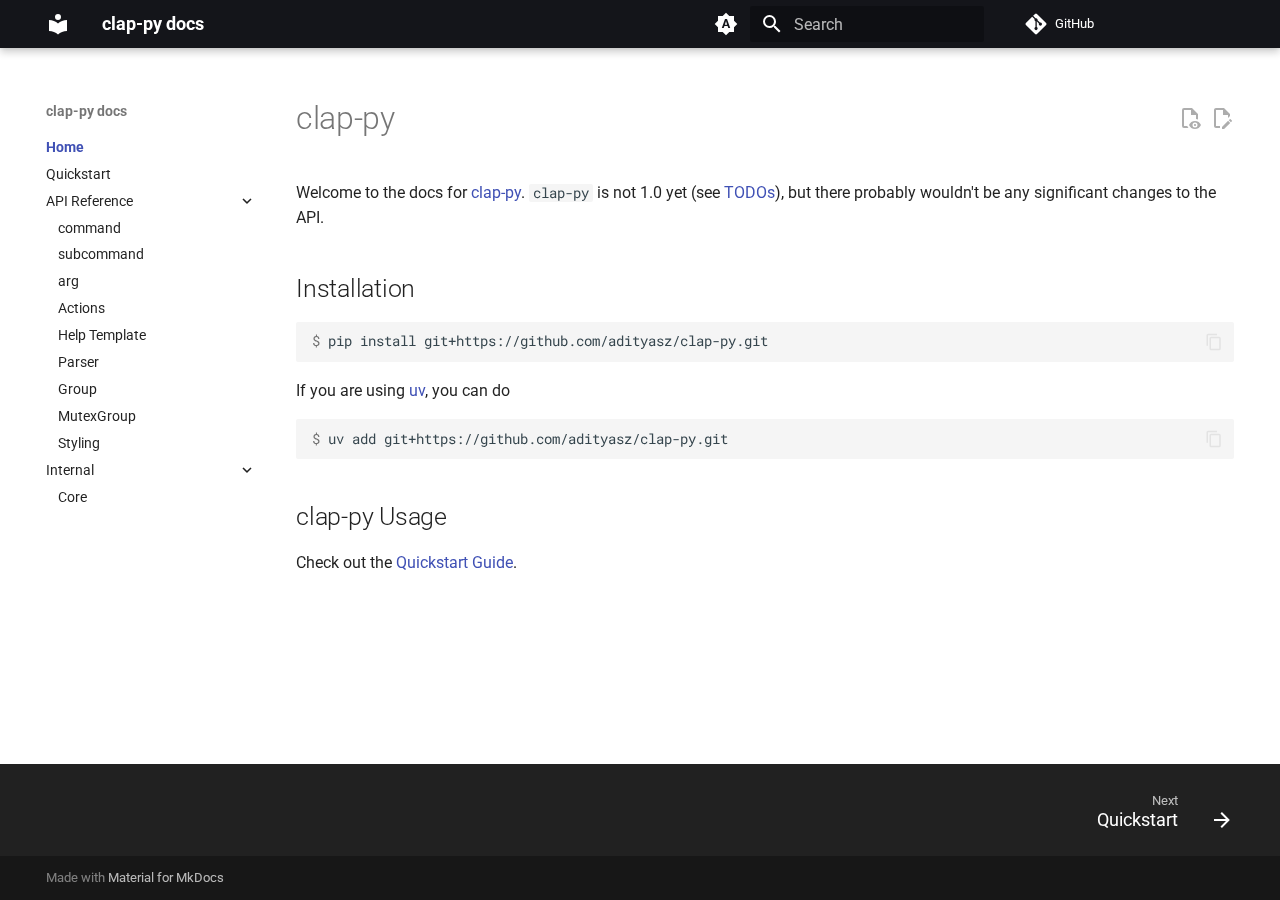
<file: index.html>
<!doctype html>
<html lang="en" class="no-js">
  <head>
    
      <meta charset="utf-8">
      <meta name="viewport" content="width=device-width,initial-scale=1">
      
      
      
        <link rel="canonical" href="https://adityasz.github.io/clap-py/">
      
      
      
        <link rel="next" href="quickstart/">
      
      
      <link rel="icon" href="assets/images/favicon.png">
      <meta name="generator" content="mkdocs-1.6.1, mkdocs-material-9.6.14">
    
    
      
        <title>clap-py - clap-py docs</title>
      
    
    
      <link rel="stylesheet" href="assets/stylesheets/main.342714a4.min.css">
      
        
        <link rel="stylesheet" href="assets/stylesheets/palette.06af60db.min.css">
      
      


    
    
      
    
    
      
        
        
        <link rel="preconnect" href="https://fonts.gstatic.com" crossorigin>
        <link rel="stylesheet" href="https://fonts.googleapis.com/css?family=Roboto:300,300i,400,400i,700,700i%7CRoboto+Mono:400,400i,700,700i&display=fallback">
        <style>:root{--md-text-font:"Roboto";--md-code-font:"Roboto Mono"}</style>
      
    
    
      <link rel="stylesheet" href="assets/_mkdocstrings.css">
    
      <link rel="stylesheet" href="stylesheets/custom.css">
    
    <script>__md_scope=new URL(".",location),__md_hash=e=>[...e].reduce(((e,_)=>(e<<5)-e+_.charCodeAt(0)),0),__md_get=(e,_=localStorage,t=__md_scope)=>JSON.parse(_.getItem(t.pathname+"."+e)),__md_set=(e,_,t=localStorage,a=__md_scope)=>{try{t.setItem(a.pathname+"."+e,JSON.stringify(_))}catch(e){}}</script>
    
      

    
    
    
  </head>
  
  
    
    
      
    
    
    
    
    <body dir="ltr" data-md-color-scheme="default" data-md-color-primary="black" data-md-color-accent="lime">
  
    
    <input class="md-toggle" data-md-toggle="drawer" type="checkbox" id="__drawer" autocomplete="off">
    <input class="md-toggle" data-md-toggle="search" type="checkbox" id="__search" autocomplete="off">
    <label class="md-overlay" for="__drawer"></label>
    <div data-md-component="skip">
      
        
        <a href="#clap-py" class="md-skip">
          Skip to content
        </a>
      
    </div>
    <div data-md-component="announce">
      
    </div>
    
    
      

  

<header class="md-header md-header--shadow" data-md-component="header">
  <nav class="md-header__inner md-grid" aria-label="Header">
    <a href="." title="clap-py docs" class="md-header__button md-logo" aria-label="clap-py docs" data-md-component="logo">
      
  
  <svg xmlns="http://www.w3.org/2000/svg" viewBox="0 0 24 24"><path d="M12 8a3 3 0 0 0 3-3 3 3 0 0 0-3-3 3 3 0 0 0-3 3 3 3 0 0 0 3 3m0 3.54C9.64 9.35 6.5 8 3 8v11c3.5 0 6.64 1.35 9 3.54 2.36-2.19 5.5-3.54 9-3.54V8c-3.5 0-6.64 1.35-9 3.54"/></svg>

    </a>
    <label class="md-header__button md-icon" for="__drawer">
      
      <svg xmlns="http://www.w3.org/2000/svg" viewBox="0 0 24 24"><path d="M3 6h18v2H3zm0 5h18v2H3zm0 5h18v2H3z"/></svg>
    </label>
    <div class="md-header__title" data-md-component="header-title">
      <div class="md-header__ellipsis">
        <div class="md-header__topic">
          <span class="md-ellipsis">
            clap-py docs
          </span>
        </div>
        <div class="md-header__topic" data-md-component="header-topic">
          <span class="md-ellipsis">
            
              clap-py
            
          </span>
        </div>
      </div>
    </div>
    
      
        <form class="md-header__option" data-md-component="palette">
  
    
    
    
    <input class="md-option" data-md-color-media="(prefers-color-scheme)" data-md-color-scheme="default" data-md-color-primary="black" data-md-color-accent="lime"  aria-label="Switch to light mode"  type="radio" name="__palette" id="__palette_0">
    
      <label class="md-header__button md-icon" title="Switch to light mode" for="__palette_1" hidden>
        <svg xmlns="http://www.w3.org/2000/svg" viewBox="0 0 24 24"><path d="m14.3 16-.7-2h-3.2l-.7 2H7.8L11 7h2l3.2 9zM20 8.69V4h-4.69L12 .69 8.69 4H4v4.69L.69 12 4 15.31V20h4.69L12 23.31 15.31 20H20v-4.69L23.31 12zm-9.15 3.96h2.3L12 9z"/></svg>
      </label>
    
  
    
    
    
    <input class="md-option" data-md-color-media="(prefers-color-scheme: light)" data-md-color-scheme="default" data-md-color-primary="black" data-md-color-accent="lime"  aria-label="Switch to dark mode"  type="radio" name="__palette" id="__palette_1">
    
      <label class="md-header__button md-icon" title="Switch to dark mode" for="__palette_2" hidden>
        <svg xmlns="http://www.w3.org/2000/svg" viewBox="0 0 24 24"><path d="M12 8a4 4 0 0 0-4 4 4 4 0 0 0 4 4 4 4 0 0 0 4-4 4 4 0 0 0-4-4m0 10a6 6 0 0 1-6-6 6 6 0 0 1 6-6 6 6 0 0 1 6 6 6 6 0 0 1-6 6m8-9.31V4h-4.69L12 .69 8.69 4H4v4.69L.69 12 4 15.31V20h4.69L12 23.31 15.31 20H20v-4.69L23.31 12z"/></svg>
      </label>
    
  
    
    
    
    <input class="md-option" data-md-color-media="(prefers-color-scheme: dark)" data-md-color-scheme="slate" data-md-color-primary="black" data-md-color-accent="lime"  aria-label="Switch to system preference"  type="radio" name="__palette" id="__palette_2">
    
      <label class="md-header__button md-icon" title="Switch to system preference" for="__palette_0" hidden>
        <svg xmlns="http://www.w3.org/2000/svg" viewBox="0 0 24 24"><path d="M12 18c-.89 0-1.74-.2-2.5-.55C11.56 16.5 13 14.42 13 12s-1.44-4.5-3.5-5.45C10.26 6.2 11.11 6 12 6a6 6 0 0 1 6 6 6 6 0 0 1-6 6m8-9.31V4h-4.69L12 .69 8.69 4H4v4.69L.69 12 4 15.31V20h4.69L12 23.31 15.31 20H20v-4.69L23.31 12z"/></svg>
      </label>
    
  
</form>
      
    
    
      <script>var palette=__md_get("__palette");if(palette&&palette.color){if("(prefers-color-scheme)"===palette.color.media){var media=matchMedia("(prefers-color-scheme: light)"),input=document.querySelector(media.matches?"[data-md-color-media='(prefers-color-scheme: light)']":"[data-md-color-media='(prefers-color-scheme: dark)']");palette.color.media=input.getAttribute("data-md-color-media"),palette.color.scheme=input.getAttribute("data-md-color-scheme"),palette.color.primary=input.getAttribute("data-md-color-primary"),palette.color.accent=input.getAttribute("data-md-color-accent")}for(var[key,value]of Object.entries(palette.color))document.body.setAttribute("data-md-color-"+key,value)}</script>
    
    
    
      
      
        <label class="md-header__button md-icon" for="__search">
          
          <svg xmlns="http://www.w3.org/2000/svg" viewBox="0 0 24 24"><path d="M9.5 3A6.5 6.5 0 0 1 16 9.5c0 1.61-.59 3.09-1.56 4.23l.27.27h.79l5 5-1.5 1.5-5-5v-.79l-.27-.27A6.52 6.52 0 0 1 9.5 16 6.5 6.5 0 0 1 3 9.5 6.5 6.5 0 0 1 9.5 3m0 2C7 5 5 7 5 9.5S7 14 9.5 14 14 12 14 9.5 12 5 9.5 5"/></svg>
        </label>
        <div class="md-search" data-md-component="search" role="dialog">
  <label class="md-search__overlay" for="__search"></label>
  <div class="md-search__inner" role="search">
    <form class="md-search__form" name="search">
      <input type="text" class="md-search__input" name="query" aria-label="Search" placeholder="Search" autocapitalize="off" autocorrect="off" autocomplete="off" spellcheck="false" data-md-component="search-query" required>
      <label class="md-search__icon md-icon" for="__search">
        
        <svg xmlns="http://www.w3.org/2000/svg" viewBox="0 0 24 24"><path d="M9.5 3A6.5 6.5 0 0 1 16 9.5c0 1.61-.59 3.09-1.56 4.23l.27.27h.79l5 5-1.5 1.5-5-5v-.79l-.27-.27A6.52 6.52 0 0 1 9.5 16 6.5 6.5 0 0 1 3 9.5 6.5 6.5 0 0 1 9.5 3m0 2C7 5 5 7 5 9.5S7 14 9.5 14 14 12 14 9.5 12 5 9.5 5"/></svg>
        
        <svg xmlns="http://www.w3.org/2000/svg" viewBox="0 0 24 24"><path d="M20 11v2H8l5.5 5.5-1.42 1.42L4.16 12l7.92-7.92L13.5 5.5 8 11z"/></svg>
      </label>
      <nav class="md-search__options" aria-label="Search">
        
        <button type="reset" class="md-search__icon md-icon" title="Clear" aria-label="Clear" tabindex="-1">
          
          <svg xmlns="http://www.w3.org/2000/svg" viewBox="0 0 24 24"><path d="M19 6.41 17.59 5 12 10.59 6.41 5 5 6.41 10.59 12 5 17.59 6.41 19 12 13.41 17.59 19 19 17.59 13.41 12z"/></svg>
        </button>
      </nav>
      
        <div class="md-search__suggest" data-md-component="search-suggest"></div>
      
    </form>
    <div class="md-search__output">
      <div class="md-search__scrollwrap" tabindex="0" data-md-scrollfix>
        <div class="md-search-result" data-md-component="search-result">
          <div class="md-search-result__meta">
            Initializing search
          </div>
          <ol class="md-search-result__list" role="presentation"></ol>
        </div>
      </div>
    </div>
  </div>
</div>
      
    
    
      <div class="md-header__source">
        <a href="https://github.com/adityasz/clap-py" title="Go to repository" class="md-source" data-md-component="source">
  <div class="md-source__icon md-icon">
    
    <svg xmlns="http://www.w3.org/2000/svg" viewBox="0 0 448 512"><!--! Font Awesome Free 6.7.2 by @fontawesome - https://fontawesome.com License - https://fontawesome.com/license/free (Icons: CC BY 4.0, Fonts: SIL OFL 1.1, Code: MIT License) Copyright 2024 Fonticons, Inc.--><path d="M439.55 236.05 244 40.45a28.87 28.87 0 0 0-40.81 0l-40.66 40.63 51.52 51.52c27.06-9.14 52.68 16.77 43.39 43.68l49.66 49.66c34.23-11.8 61.18 31 35.47 56.69-26.49 26.49-70.21-2.87-56-37.34L240.22 199v121.85c25.3 12.54 22.26 41.85 9.08 55a34.34 34.34 0 0 1-48.55 0c-17.57-17.6-11.07-46.91 11.25-56v-123c-20.8-8.51-24.6-30.74-18.64-45L142.57 101 8.45 235.14a28.86 28.86 0 0 0 0 40.81l195.61 195.6a28.86 28.86 0 0 0 40.8 0l194.69-194.69a28.86 28.86 0 0 0 0-40.81"/></svg>
  </div>
  <div class="md-source__repository">
    GitHub
  </div>
</a>
      </div>
    
  </nav>
  
</header>
    
    <div class="md-container" data-md-component="container">
      
      
        
          
        
      
      <main class="md-main" data-md-component="main">
        <div class="md-main__inner md-grid">
          
            
              
              <div class="md-sidebar md-sidebar--primary" data-md-component="sidebar" data-md-type="navigation" >
                <div class="md-sidebar__scrollwrap">
                  <div class="md-sidebar__inner">
                    



  

<nav class="md-nav md-nav--primary md-nav--integrated" aria-label="Navigation" data-md-level="0">
  <label class="md-nav__title" for="__drawer">
    <a href="." title="clap-py docs" class="md-nav__button md-logo" aria-label="clap-py docs" data-md-component="logo">
      
  
  <svg xmlns="http://www.w3.org/2000/svg" viewBox="0 0 24 24"><path d="M12 8a3 3 0 0 0 3-3 3 3 0 0 0-3-3 3 3 0 0 0-3 3 3 3 0 0 0 3 3m0 3.54C9.64 9.35 6.5 8 3 8v11c3.5 0 6.64 1.35 9 3.54 2.36-2.19 5.5-3.54 9-3.54V8c-3.5 0-6.64 1.35-9 3.54"/></svg>

    </a>
    clap-py docs
  </label>
  
    <div class="md-nav__source">
      <a href="https://github.com/adityasz/clap-py" title="Go to repository" class="md-source" data-md-component="source">
  <div class="md-source__icon md-icon">
    
    <svg xmlns="http://www.w3.org/2000/svg" viewBox="0 0 448 512"><!--! Font Awesome Free 6.7.2 by @fontawesome - https://fontawesome.com License - https://fontawesome.com/license/free (Icons: CC BY 4.0, Fonts: SIL OFL 1.1, Code: MIT License) Copyright 2024 Fonticons, Inc.--><path d="M439.55 236.05 244 40.45a28.87 28.87 0 0 0-40.81 0l-40.66 40.63 51.52 51.52c27.06-9.14 52.68 16.77 43.39 43.68l49.66 49.66c34.23-11.8 61.18 31 35.47 56.69-26.49 26.49-70.21-2.87-56-37.34L240.22 199v121.85c25.3 12.54 22.26 41.85 9.08 55a34.34 34.34 0 0 1-48.55 0c-17.57-17.6-11.07-46.91 11.25-56v-123c-20.8-8.51-24.6-30.74-18.64-45L142.57 101 8.45 235.14a28.86 28.86 0 0 0 0 40.81l195.61 195.6a28.86 28.86 0 0 0 40.8 0l194.69-194.69a28.86 28.86 0 0 0 0-40.81"/></svg>
  </div>
  <div class="md-source__repository">
    GitHub
  </div>
</a>
    </div>
  
  <ul class="md-nav__list" data-md-scrollfix>
    
      
      
  
  
    
  
  
  
    
    
      
        
          
        
      
        
      
        
      
        
      
    
    
    
      
        
        
      
    
    
    <li class="md-nav__item md-nav__item--active md-nav__item--section md-nav__item--nested">
      
        
        
        <input class="md-nav__toggle md-toggle " type="checkbox" id="__nav_1" checked>
        
          
          <div class="md-nav__link md-nav__container">
            <a href="." class="md-nav__link md-nav__link--active">
              
  
  
  <span class="md-ellipsis">
    Home
    
  </span>
  

            </a>
            
              
              <label class="md-nav__link md-nav__link--active" for="__nav_1" id="__nav_1_label" tabindex="">
                <span class="md-nav__icon md-icon"></span>
              </label>
            
          </div>
        
        <nav class="md-nav" data-md-level="1" aria-labelledby="__nav_1_label" aria-expanded="true">
          <label class="md-nav__title" for="__nav_1">
            <span class="md-nav__icon md-icon"></span>
            Home
          </label>
          <ul class="md-nav__list" data-md-scrollfix>
            
              
            
              
                
  
  
  
  
    <li class="md-nav__item">
      <a href="quickstart/" class="md-nav__link">
        
  
  
  <span class="md-ellipsis">
    Quickstart
    
  </span>
  

      </a>
    </li>
  

              
            
              
                
  
  
  
  
    
    
      
        
      
        
      
        
      
        
      
        
      
        
      
        
      
        
      
        
      
    
    
    
      
    
    
    <li class="md-nav__item md-nav__item--nested">
      
        
        
          
        
        <input class="md-nav__toggle md-toggle md-toggle--indeterminate" type="checkbox" id="__nav_1_3" >
        
          
          <label class="md-nav__link" for="__nav_1_3" id="__nav_1_3_label" tabindex="0">
            
  
  
  <span class="md-ellipsis">
    API Reference
    
  </span>
  

            <span class="md-nav__icon md-icon"></span>
          </label>
        
        <nav class="md-nav" data-md-level="2" aria-labelledby="__nav_1_3_label" aria-expanded="false">
          <label class="md-nav__title" for="__nav_1_3">
            <span class="md-nav__icon md-icon"></span>
            API Reference
          </label>
          <ul class="md-nav__list" data-md-scrollfix>
            
              
                
  
  
  
  
    <li class="md-nav__item">
      <a href="command/" class="md-nav__link">
        
  
  
  <span class="md-ellipsis">
    command
    
  </span>
  

      </a>
    </li>
  

              
            
              
                
  
  
  
  
    <li class="md-nav__item">
      <a href="subcommand/" class="md-nav__link">
        
  
  
  <span class="md-ellipsis">
    subcommand
    
  </span>
  

      </a>
    </li>
  

              
            
              
                
  
  
  
  
    <li class="md-nav__item">
      <a href="arg/" class="md-nav__link">
        
  
  
  <span class="md-ellipsis">
    arg
    
  </span>
  

      </a>
    </li>
  

              
            
              
                
  
  
  
  
    <li class="md-nav__item">
      <a href="actions/" class="md-nav__link">
        
  
  
  <span class="md-ellipsis">
    Actions
    
  </span>
  

      </a>
    </li>
  

              
            
              
                
  
  
  
  
    <li class="md-nav__item">
      <a href="help/" class="md-nav__link">
        
  
  
  <span class="md-ellipsis">
    Help Template
    
  </span>
  

      </a>
    </li>
  

              
            
              
                
  
  
  
  
    <li class="md-nav__item">
      <a href="parser/" class="md-nav__link">
        
  
  
  <span class="md-ellipsis">
    Parser
    
  </span>
  

      </a>
    </li>
  

              
            
              
                
  
  
  
  
    <li class="md-nav__item">
      <a href="group/" class="md-nav__link">
        
  
  
  <span class="md-ellipsis">
    Group
    
  </span>
  

      </a>
    </li>
  

              
            
              
                
  
  
  
  
    <li class="md-nav__item">
      <a href="mutex_group/" class="md-nav__link">
        
  
  
  <span class="md-ellipsis">
    MutexGroup
    
  </span>
  

      </a>
    </li>
  

              
            
              
                
  
  
  
  
    <li class="md-nav__item">
      <a href="styling/" class="md-nav__link">
        
  
  
  <span class="md-ellipsis">
    Styling
    
  </span>
  

      </a>
    </li>
  

              
            
          </ul>
        </nav>
      
    </li>
  

              
            
              
                
  
  
  
  
    
    
      
        
      
    
    
    
      
    
    
    <li class="md-nav__item md-nav__item--nested">
      
        
        
          
        
        <input class="md-nav__toggle md-toggle md-toggle--indeterminate" type="checkbox" id="__nav_1_4" >
        
          
          <label class="md-nav__link" for="__nav_1_4" id="__nav_1_4_label" tabindex="0">
            
  
  
  <span class="md-ellipsis">
    Internal
    
  </span>
  

            <span class="md-nav__icon md-icon"></span>
          </label>
        
        <nav class="md-nav" data-md-level="2" aria-labelledby="__nav_1_4_label" aria-expanded="false">
          <label class="md-nav__title" for="__nav_1_4">
            <span class="md-nav__icon md-icon"></span>
            Internal
          </label>
          <ul class="md-nav__list" data-md-scrollfix>
            
              
                
  
  
  
  
    <li class="md-nav__item">
      <a href="core/" class="md-nav__link">
        
  
  
  <span class="md-ellipsis">
    Core
    
  </span>
  

      </a>
    </li>
  

              
            
          </ul>
        </nav>
      
    </li>
  

              
            
          </ul>
        </nav>
      
    </li>
  

    
  </ul>
</nav>
                  </div>
                </div>
              </div>
            
            
          
          
            <div class="md-content" data-md-component="content">
              <article class="md-content__inner md-typeset">
                
                  


  
    <a href="https://github.com/adityasz/clap-py/edit/master/docs/index.md" title="Edit this page" class="md-content__button md-icon">
      
      <svg xmlns="http://www.w3.org/2000/svg" viewBox="0 0 24 24"><path d="M10 20H6V4h7v5h5v3.1l2-2V8l-6-6H6c-1.1 0-2 .9-2 2v16c0 1.1.9 2 2 2h4zm10.2-7c.1 0 .3.1.4.2l1.3 1.3c.2.2.2.6 0 .8l-1 1-2.1-2.1 1-1c.1-.1.2-.2.4-.2m0 3.9L14.1 23H12v-2.1l6.1-6.1z"/></svg>
    </a>
  
  
    
      
    
    <a href="https://github.com/adityasz/clap-py/raw/master/docs/index.md" title="View source of this page" class="md-content__button md-icon">
      
      <svg xmlns="http://www.w3.org/2000/svg" viewBox="0 0 24 24"><path d="M17 18c.56 0 1 .44 1 1s-.44 1-1 1-1-.44-1-1 .44-1 1-1m0-3c-2.73 0-5.06 1.66-6 4 .94 2.34 3.27 4 6 4s5.06-1.66 6-4c-.94-2.34-3.27-4-6-4m0 6.5a2.5 2.5 0 0 1-2.5-2.5 2.5 2.5 0 0 1 2.5-2.5 2.5 2.5 0 0 1 2.5 2.5 2.5 2.5 0 0 1-2.5 2.5M9.27 20H6V4h7v5h5v4.07c.7.08 1.36.25 2 .49V8l-6-6H6a2 2 0 0 0-2 2v16a2 2 0 0 0 2 2h4.5a8.2 8.2 0 0 1-1.23-2"/></svg>
    </a>
  


<h1 id="clap-py">clap-py</h1>
<p>Welcome to the docs for <a href="https://github.com/adityasz/clap-py">clap-py</a>.
<code>clap-py</code> is not 1.0 yet (see
<a href="https://github.com/adityasz/clap-py?tab=readme-ov-file#todo-v10">TODOs</a>), but there
probably wouldn't be any significant changes to the API.</p>
<h2 id="installation">Installation</h2>
<div class="highlight"><pre><span></span><code><span class="gp">$ </span>pip<span class="w"> </span>install<span class="w"> </span>git+https://github.com/adityasz/clap-py.git
</code></pre></div>
<p>If you are using <a href="https://docs.astral.sh/uv/">uv</a>, you can do</p>
<div class="highlight"><pre><span></span><code><span class="gp">$ </span>uv<span class="w"> </span>add<span class="w"> </span>git+https://github.com/adityasz/clap-py.git
</code></pre></div>
<h2 id="clap-py-usage">clap-py Usage</h2>
<p>Check out the <a href="quickstart/">Quickstart Guide</a>.</p>












                
              </article>
            </div>
          
          
<script>var target=document.getElementById(location.hash.slice(1));target&&target.name&&(target.checked=target.name.startsWith("__tabbed_"))</script>
        </div>
        
          <button type="button" class="md-top md-icon" data-md-component="top" hidden>
  
  <svg xmlns="http://www.w3.org/2000/svg" viewBox="0 0 24 24"><path d="M13 20h-2V8l-5.5 5.5-1.42-1.42L12 4.16l7.92 7.92-1.42 1.42L13 8z"/></svg>
  Back to top
</button>
        
      </main>
      
        <footer class="md-footer">
  
    
      
      <nav class="md-footer__inner md-grid" aria-label="Footer" >
        
        
          
          <a href="quickstart/" class="md-footer__link md-footer__link--next" aria-label="Next: Quickstart">
            <div class="md-footer__title">
              <span class="md-footer__direction">
                Next
              </span>
              <div class="md-ellipsis">
                Quickstart
              </div>
            </div>
            <div class="md-footer__button md-icon">
              
              <svg xmlns="http://www.w3.org/2000/svg" viewBox="0 0 24 24"><path d="M4 11v2h12l-5.5 5.5 1.42 1.42L19.84 12l-7.92-7.92L10.5 5.5 16 11z"/></svg>
            </div>
          </a>
        
      </nav>
    
  
  <div class="md-footer-meta md-typeset">
    <div class="md-footer-meta__inner md-grid">
      <div class="md-copyright">
  
  
    Made with
    <a href="https://squidfunk.github.io/mkdocs-material/" target="_blank" rel="noopener">
      Material for MkDocs
    </a>
  
</div>
      
    </div>
  </div>
</footer>
      
    </div>
    <div class="md-dialog" data-md-component="dialog">
      <div class="md-dialog__inner md-typeset"></div>
    </div>
    
    
    
      
      <script id="__config" type="application/json">{"base": ".", "features": ["content.action.edit", "content.action.view", "content.code.annotate", "content.code.copy", "content.tooltips", "navigation.footer", "navigation.indexes", "navigation.sections", "navigation.expand", "navigation.top", "navigation.path", "search.highlight", "search.suggest", "toc.follow", "toc.integrate"], "search": "assets/javascripts/workers/search.d50fe291.min.js", "tags": null, "translations": {"clipboard.copied": "Copied to clipboard", "clipboard.copy": "Copy to clipboard", "search.result.more.one": "1 more on this page", "search.result.more.other": "# more on this page", "search.result.none": "No matching documents", "search.result.one": "1 matching document", "search.result.other": "# matching documents", "search.result.placeholder": "Type to start searching", "search.result.term.missing": "Missing", "select.version": "Select version"}, "version": null}</script>
    
    
      <script src="assets/javascripts/bundle.13a4f30d.min.js"></script>
      
    
  </body>
</html>
</file>
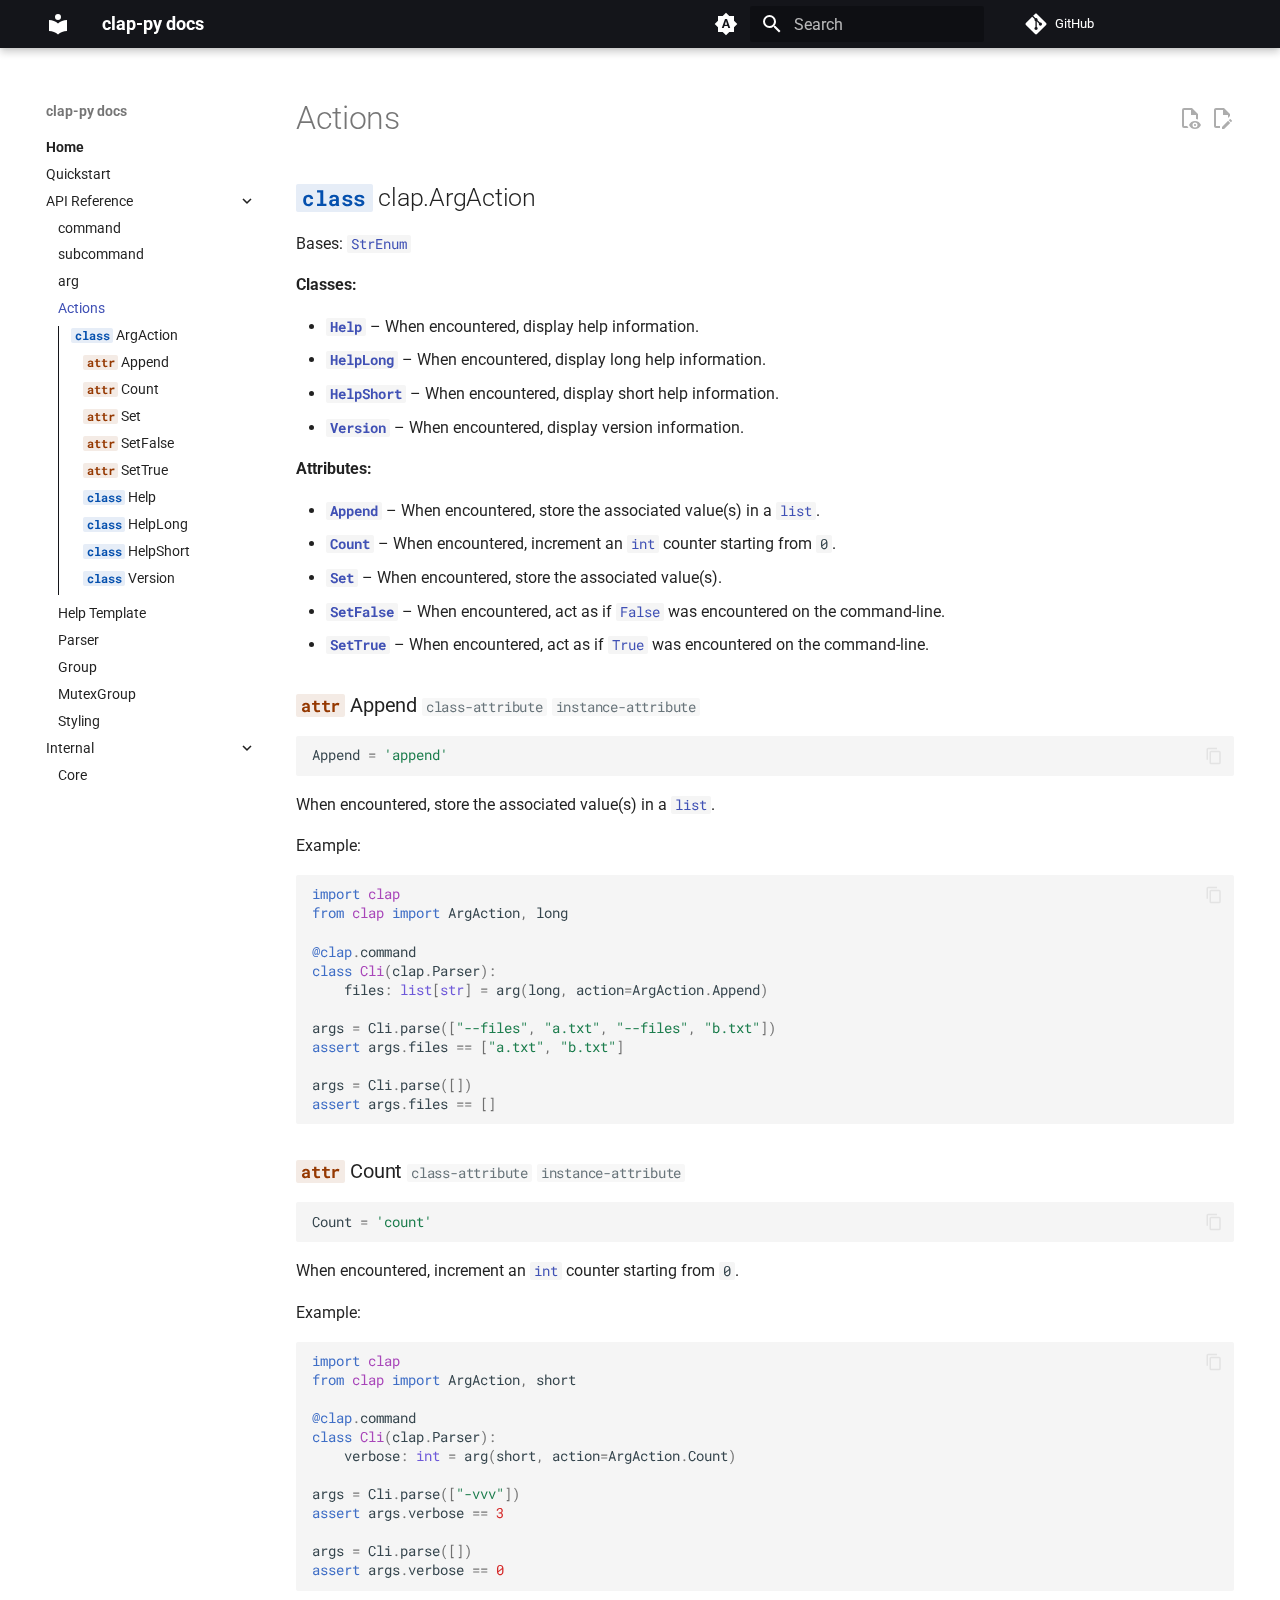
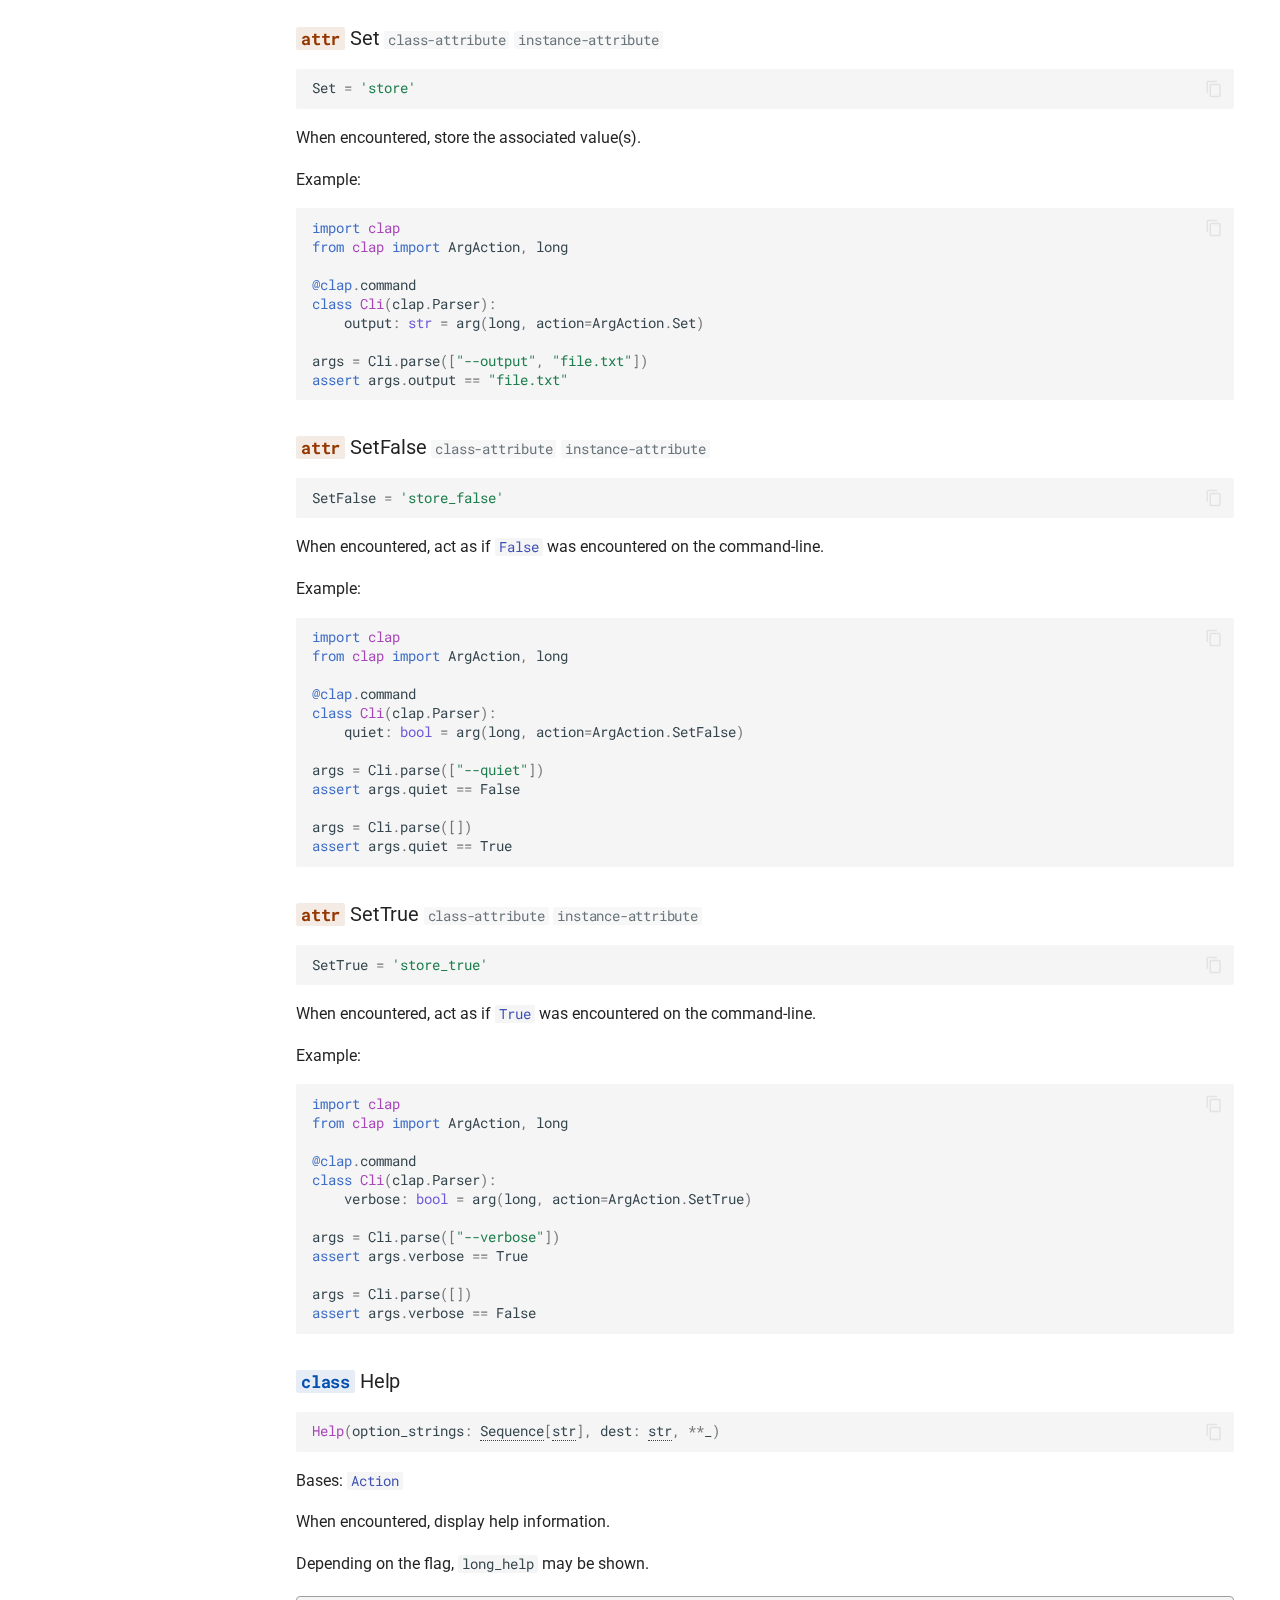
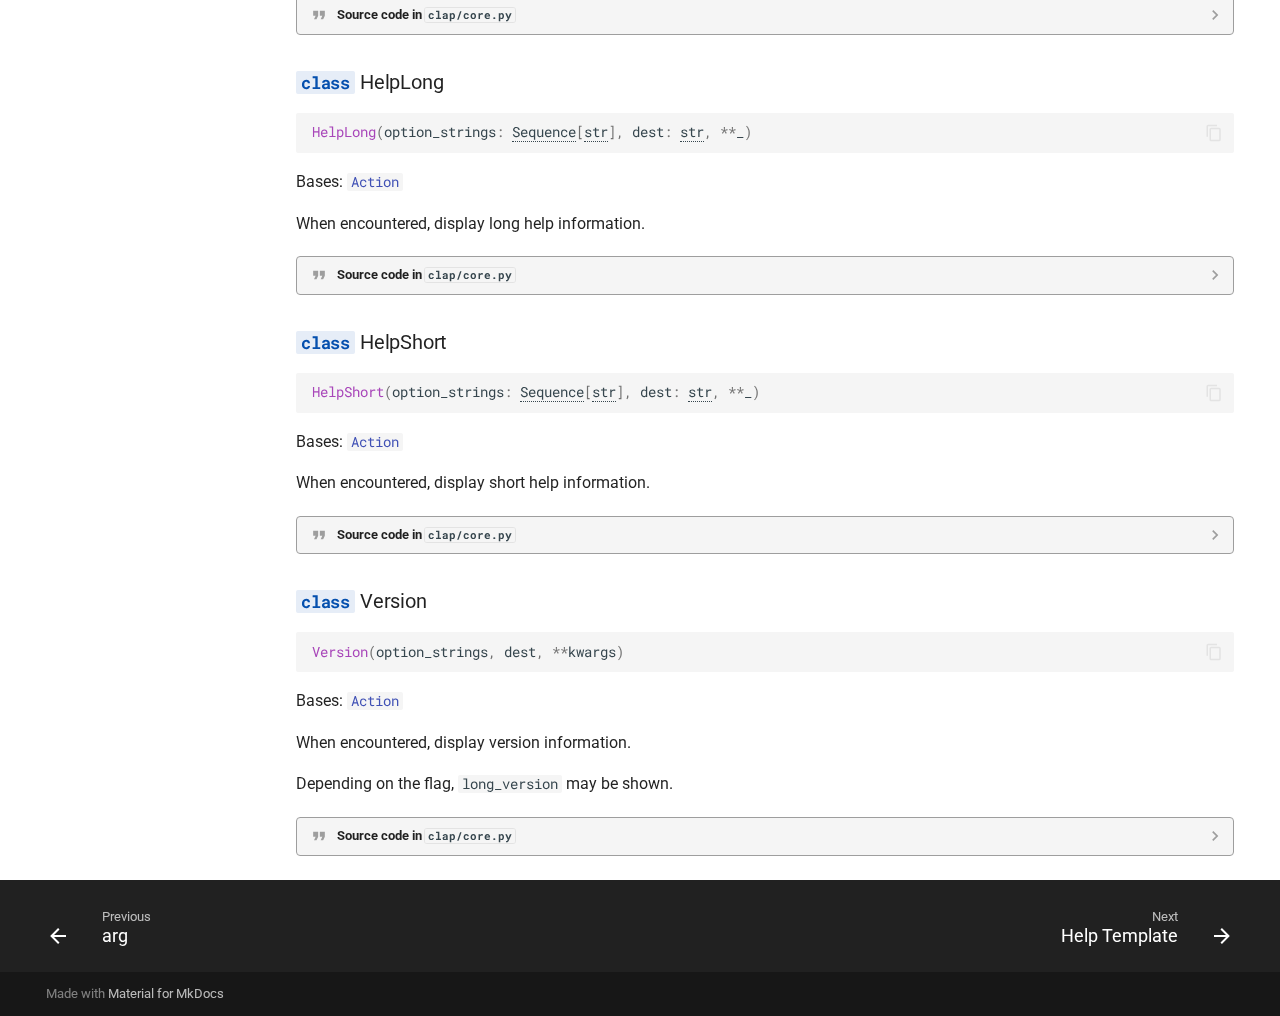
<file: actions/index.html>
<!doctype html>
<html lang="en" class="no-js">
  <head>
    
      <meta charset="utf-8">
      <meta name="viewport" content="width=device-width,initial-scale=1">
      
      
      
        <link rel="canonical" href="https://adityasz.github.io/clap-py/actions/">
      
      
        <link rel="prev" href="../arg/">
      
      
        <link rel="next" href="../help/">
      
      
      <link rel="icon" href="../assets/images/favicon.png">
      <meta name="generator" content="mkdocs-1.6.1, mkdocs-material-9.6.21">
    
    
      
        <title>Actions - clap-py docs</title>
      
    
    
      <link rel="stylesheet" href="../assets/stylesheets/main.2a3383ac.min.css">
      
        
        <link rel="stylesheet" href="../assets/stylesheets/palette.06af60db.min.css">
      
      


    
    
      
    
    
      
        
        
        <link rel="preconnect" href="https://fonts.gstatic.com" crossorigin>
        <link rel="stylesheet" href="https://fonts.googleapis.com/css?family=Roboto:300,300i,400,400i,700,700i%7CRoboto+Mono:400,400i,700,700i&display=fallback">
        <style>:root{--md-text-font:"Roboto";--md-code-font:"Roboto Mono"}</style>
      
    
    
      <link rel="stylesheet" href="../assets/_mkdocstrings.css">
    
      <link rel="stylesheet" href="../stylesheets/custom.css">
    
    <script>__md_scope=new URL("..",location),__md_hash=e=>[...e].reduce(((e,_)=>(e<<5)-e+_.charCodeAt(0)),0),__md_get=(e,_=localStorage,t=__md_scope)=>JSON.parse(_.getItem(t.pathname+"."+e)),__md_set=(e,_,t=localStorage,a=__md_scope)=>{try{t.setItem(a.pathname+"."+e,JSON.stringify(_))}catch(e){}}</script>
    
      

    
    
    
  </head>
  
  
    
    
      
    
    
    
    
    <body dir="ltr" data-md-color-scheme="default" data-md-color-primary="black" data-md-color-accent="lime">
  
    
    <input class="md-toggle" data-md-toggle="drawer" type="checkbox" id="__drawer" autocomplete="off">
    <input class="md-toggle" data-md-toggle="search" type="checkbox" id="__search" autocomplete="off">
    <label class="md-overlay" for="__drawer"></label>
    <div data-md-component="skip">
      
        
        <a href="#actions" class="md-skip">
          Skip to content
        </a>
      
    </div>
    <div data-md-component="announce">
      
    </div>
    
    
      

  

<header class="md-header md-header--shadow" data-md-component="header">
  <nav class="md-header__inner md-grid" aria-label="Header">
    <a href=".." title="clap-py docs" class="md-header__button md-logo" aria-label="clap-py docs" data-md-component="logo">
      
  
  <svg xmlns="http://www.w3.org/2000/svg" viewBox="0 0 24 24"><path d="M12 8a3 3 0 0 0 3-3 3 3 0 0 0-3-3 3 3 0 0 0-3 3 3 3 0 0 0 3 3m0 3.54C9.64 9.35 6.5 8 3 8v11c3.5 0 6.64 1.35 9 3.54 2.36-2.19 5.5-3.54 9-3.54V8c-3.5 0-6.64 1.35-9 3.54"/></svg>

    </a>
    <label class="md-header__button md-icon" for="__drawer">
      
      <svg xmlns="http://www.w3.org/2000/svg" viewBox="0 0 24 24"><path d="M3 6h18v2H3zm0 5h18v2H3zm0 5h18v2H3z"/></svg>
    </label>
    <div class="md-header__title" data-md-component="header-title">
      <div class="md-header__ellipsis">
        <div class="md-header__topic">
          <span class="md-ellipsis">
            clap-py docs
          </span>
        </div>
        <div class="md-header__topic" data-md-component="header-topic">
          <span class="md-ellipsis">
            
              Actions
            
          </span>
        </div>
      </div>
    </div>
    
      
        <form class="md-header__option" data-md-component="palette">
  
    
    
    
    <input class="md-option" data-md-color-media="(prefers-color-scheme)" data-md-color-scheme="default" data-md-color-primary="black" data-md-color-accent="lime"  aria-label="Switch to light mode"  type="radio" name="__palette" id="__palette_0">
    
      <label class="md-header__button md-icon" title="Switch to light mode" for="__palette_1" hidden>
        <svg xmlns="http://www.w3.org/2000/svg" viewBox="0 0 24 24"><path d="m14.3 16-.7-2h-3.2l-.7 2H7.8L11 7h2l3.2 9zM20 8.69V4h-4.69L12 .69 8.69 4H4v4.69L.69 12 4 15.31V20h4.69L12 23.31 15.31 20H20v-4.69L23.31 12zm-9.15 3.96h2.3L12 9z"/></svg>
      </label>
    
  
    
    
    
    <input class="md-option" data-md-color-media="(prefers-color-scheme: light)" data-md-color-scheme="default" data-md-color-primary="black" data-md-color-accent="lime"  aria-label="Switch to dark mode"  type="radio" name="__palette" id="__palette_1">
    
      <label class="md-header__button md-icon" title="Switch to dark mode" for="__palette_2" hidden>
        <svg xmlns="http://www.w3.org/2000/svg" viewBox="0 0 24 24"><path d="M12 8a4 4 0 0 0-4 4 4 4 0 0 0 4 4 4 4 0 0 0 4-4 4 4 0 0 0-4-4m0 10a6 6 0 0 1-6-6 6 6 0 0 1 6-6 6 6 0 0 1 6 6 6 6 0 0 1-6 6m8-9.31V4h-4.69L12 .69 8.69 4H4v4.69L.69 12 4 15.31V20h4.69L12 23.31 15.31 20H20v-4.69L23.31 12z"/></svg>
      </label>
    
  
    
    
    
    <input class="md-option" data-md-color-media="(prefers-color-scheme: dark)" data-md-color-scheme="slate" data-md-color-primary="black" data-md-color-accent="lime"  aria-label="Switch to system preference"  type="radio" name="__palette" id="__palette_2">
    
      <label class="md-header__button md-icon" title="Switch to system preference" for="__palette_0" hidden>
        <svg xmlns="http://www.w3.org/2000/svg" viewBox="0 0 24 24"><path d="M12 18c-.89 0-1.74-.2-2.5-.55C11.56 16.5 13 14.42 13 12s-1.44-4.5-3.5-5.45C10.26 6.2 11.11 6 12 6a6 6 0 0 1 6 6 6 6 0 0 1-6 6m8-9.31V4h-4.69L12 .69 8.69 4H4v4.69L.69 12 4 15.31V20h4.69L12 23.31 15.31 20H20v-4.69L23.31 12z"/></svg>
      </label>
    
  
</form>
      
    
    
      <script>var palette=__md_get("__palette");if(palette&&palette.color){if("(prefers-color-scheme)"===palette.color.media){var media=matchMedia("(prefers-color-scheme: light)"),input=document.querySelector(media.matches?"[data-md-color-media='(prefers-color-scheme: light)']":"[data-md-color-media='(prefers-color-scheme: dark)']");palette.color.media=input.getAttribute("data-md-color-media"),palette.color.scheme=input.getAttribute("data-md-color-scheme"),palette.color.primary=input.getAttribute("data-md-color-primary"),palette.color.accent=input.getAttribute("data-md-color-accent")}for(var[key,value]of Object.entries(palette.color))document.body.setAttribute("data-md-color-"+key,value)}</script>
    
    
    
      
      
        <label class="md-header__button md-icon" for="__search">
          
          <svg xmlns="http://www.w3.org/2000/svg" viewBox="0 0 24 24"><path d="M9.5 3A6.5 6.5 0 0 1 16 9.5c0 1.61-.59 3.09-1.56 4.23l.27.27h.79l5 5-1.5 1.5-5-5v-.79l-.27-.27A6.52 6.52 0 0 1 9.5 16 6.5 6.5 0 0 1 3 9.5 6.5 6.5 0 0 1 9.5 3m0 2C7 5 5 7 5 9.5S7 14 9.5 14 14 12 14 9.5 12 5 9.5 5"/></svg>
        </label>
        <div class="md-search" data-md-component="search" role="dialog">
  <label class="md-search__overlay" for="__search"></label>
  <div class="md-search__inner" role="search">
    <form class="md-search__form" name="search">
      <input type="text" class="md-search__input" name="query" aria-label="Search" placeholder="Search" autocapitalize="off" autocorrect="off" autocomplete="off" spellcheck="false" data-md-component="search-query" required>
      <label class="md-search__icon md-icon" for="__search">
        
        <svg xmlns="http://www.w3.org/2000/svg" viewBox="0 0 24 24"><path d="M9.5 3A6.5 6.5 0 0 1 16 9.5c0 1.61-.59 3.09-1.56 4.23l.27.27h.79l5 5-1.5 1.5-5-5v-.79l-.27-.27A6.52 6.52 0 0 1 9.5 16 6.5 6.5 0 0 1 3 9.5 6.5 6.5 0 0 1 9.5 3m0 2C7 5 5 7 5 9.5S7 14 9.5 14 14 12 14 9.5 12 5 9.5 5"/></svg>
        
        <svg xmlns="http://www.w3.org/2000/svg" viewBox="0 0 24 24"><path d="M20 11v2H8l5.5 5.5-1.42 1.42L4.16 12l7.92-7.92L13.5 5.5 8 11z"/></svg>
      </label>
      <nav class="md-search__options" aria-label="Search">
        
        <button type="reset" class="md-search__icon md-icon" title="Clear" aria-label="Clear" tabindex="-1">
          
          <svg xmlns="http://www.w3.org/2000/svg" viewBox="0 0 24 24"><path d="M19 6.41 17.59 5 12 10.59 6.41 5 5 6.41 10.59 12 5 17.59 6.41 19 12 13.41 17.59 19 19 17.59 13.41 12z"/></svg>
        </button>
      </nav>
      
        <div class="md-search__suggest" data-md-component="search-suggest"></div>
      
    </form>
    <div class="md-search__output">
      <div class="md-search__scrollwrap" tabindex="0" data-md-scrollfix>
        <div class="md-search-result" data-md-component="search-result">
          <div class="md-search-result__meta">
            Initializing search
          </div>
          <ol class="md-search-result__list" role="presentation"></ol>
        </div>
      </div>
    </div>
  </div>
</div>
      
    
    
      <div class="md-header__source">
        <a href="https://github.com/adityasz/clap-py" title="Go to repository" class="md-source" data-md-component="source">
  <div class="md-source__icon md-icon">
    
    <svg xmlns="http://www.w3.org/2000/svg" viewBox="0 0 448 512"><!--! Font Awesome Free 7.0.1 by @fontawesome - https://fontawesome.com License - https://fontawesome.com/license/free (Icons: CC BY 4.0, Fonts: SIL OFL 1.1, Code: MIT License) Copyright 2025 Fonticons, Inc.--><path d="M439.6 236.1 244 40.5c-5.4-5.5-12.8-8.5-20.4-8.5s-15 3-20.4 8.4L162.5 81l51.5 51.5c27.1-9.1 52.7 16.8 43.4 43.7l49.7 49.7c34.2-11.8 61.2 31 35.5 56.7-26.5 26.5-70.2-2.9-56-37.3L240.3 199v121.9c25.3 12.5 22.3 41.8 9.1 55-6.4 6.4-15.2 10.1-24.3 10.1s-17.8-3.6-24.3-10.1c-17.6-17.6-11.1-46.9 11.2-56v-123c-20.8-8.5-24.6-30.7-18.6-45L142.6 101 8.5 235.1C3 240.6 0 247.9 0 255.5s3 15 8.5 20.4l195.6 195.7c5.4 5.4 12.7 8.4 20.4 8.4s15-3 20.4-8.4l194.7-194.7c5.4-5.4 8.4-12.8 8.4-20.4s-3-15-8.4-20.4"/></svg>
  </div>
  <div class="md-source__repository">
    GitHub
  </div>
</a>
      </div>
    
  </nav>
  
</header>
    
    <div class="md-container" data-md-component="container">
      
      
        
          
        
      
      <main class="md-main" data-md-component="main">
        <div class="md-main__inner md-grid">
          
            
              
              <div class="md-sidebar md-sidebar--primary" data-md-component="sidebar" data-md-type="navigation" >
                <div class="md-sidebar__scrollwrap">
                  <div class="md-sidebar__inner">
                    



  

<nav class="md-nav md-nav--primary md-nav--integrated" aria-label="Navigation" data-md-level="0">
  <label class="md-nav__title" for="__drawer">
    <a href=".." title="clap-py docs" class="md-nav__button md-logo" aria-label="clap-py docs" data-md-component="logo">
      
  
  <svg xmlns="http://www.w3.org/2000/svg" viewBox="0 0 24 24"><path d="M12 8a3 3 0 0 0 3-3 3 3 0 0 0-3-3 3 3 0 0 0-3 3 3 3 0 0 0 3 3m0 3.54C9.64 9.35 6.5 8 3 8v11c3.5 0 6.64 1.35 9 3.54 2.36-2.19 5.5-3.54 9-3.54V8c-3.5 0-6.64 1.35-9 3.54"/></svg>

    </a>
    clap-py docs
  </label>
  
    <div class="md-nav__source">
      <a href="https://github.com/adityasz/clap-py" title="Go to repository" class="md-source" data-md-component="source">
  <div class="md-source__icon md-icon">
    
    <svg xmlns="http://www.w3.org/2000/svg" viewBox="0 0 448 512"><!--! Font Awesome Free 7.0.1 by @fontawesome - https://fontawesome.com License - https://fontawesome.com/license/free (Icons: CC BY 4.0, Fonts: SIL OFL 1.1, Code: MIT License) Copyright 2025 Fonticons, Inc.--><path d="M439.6 236.1 244 40.5c-5.4-5.5-12.8-8.5-20.4-8.5s-15 3-20.4 8.4L162.5 81l51.5 51.5c27.1-9.1 52.7 16.8 43.4 43.7l49.7 49.7c34.2-11.8 61.2 31 35.5 56.7-26.5 26.5-70.2-2.9-56-37.3L240.3 199v121.9c25.3 12.5 22.3 41.8 9.1 55-6.4 6.4-15.2 10.1-24.3 10.1s-17.8-3.6-24.3-10.1c-17.6-17.6-11.1-46.9 11.2-56v-123c-20.8-8.5-24.6-30.7-18.6-45L142.6 101 8.5 235.1C3 240.6 0 247.9 0 255.5s3 15 8.5 20.4l195.6 195.7c5.4 5.4 12.7 8.4 20.4 8.4s15-3 20.4-8.4l194.7-194.7c5.4-5.4 8.4-12.8 8.4-20.4s-3-15-8.4-20.4"/></svg>
  </div>
  <div class="md-source__repository">
    GitHub
  </div>
</a>
    </div>
  
  <ul class="md-nav__list" data-md-scrollfix>
    
      
      
  
  
    
  
  
  
    
    
      
        
          
        
      
        
      
        
      
        
      
    
    
    
      
        
        
      
    
    
    <li class="md-nav__item md-nav__item--active md-nav__item--section md-nav__item--nested">
      
        
        
        <input class="md-nav__toggle md-toggle " type="checkbox" id="__nav_1" checked>
        
          
          <div class="md-nav__link md-nav__container">
            <a href=".." class="md-nav__link ">
              
  
  
  <span class="md-ellipsis">
    Home
    
  </span>
  

            </a>
            
              
              <label class="md-nav__link " for="__nav_1" id="__nav_1_label" tabindex="">
                <span class="md-nav__icon md-icon"></span>
              </label>
            
          </div>
        
        <nav class="md-nav" data-md-level="1" aria-labelledby="__nav_1_label" aria-expanded="true">
          <label class="md-nav__title" for="__nav_1">
            <span class="md-nav__icon md-icon"></span>
            Home
          </label>
          <ul class="md-nav__list" data-md-scrollfix>
            
              
            
              
                
  
  
  
  
    <li class="md-nav__item">
      <a href="../quickstart/" class="md-nav__link">
        
  
  
  <span class="md-ellipsis">
    Quickstart
    
  </span>
  

      </a>
    </li>
  

              
            
              
                
  
  
    
  
  
  
    
    
      
        
      
        
      
        
      
        
      
        
      
        
      
        
      
        
      
        
      
    
    
    
      
    
    
    <li class="md-nav__item md-nav__item--active md-nav__item--nested">
      
        
        
        <input class="md-nav__toggle md-toggle " type="checkbox" id="__nav_1_3" checked>
        
          
          <label class="md-nav__link" for="__nav_1_3" id="__nav_1_3_label" tabindex="0">
            
  
  
  <span class="md-ellipsis">
    API Reference
    
  </span>
  

            <span class="md-nav__icon md-icon"></span>
          </label>
        
        <nav class="md-nav" data-md-level="2" aria-labelledby="__nav_1_3_label" aria-expanded="true">
          <label class="md-nav__title" for="__nav_1_3">
            <span class="md-nav__icon md-icon"></span>
            API Reference
          </label>
          <ul class="md-nav__list" data-md-scrollfix>
            
              
                
  
  
  
  
    <li class="md-nav__item">
      <a href="../command/" class="md-nav__link">
        
  
  
  <span class="md-ellipsis">
    command
    
  </span>
  

      </a>
    </li>
  

              
            
              
                
  
  
  
  
    <li class="md-nav__item">
      <a href="../subcommand/" class="md-nav__link">
        
  
  
  <span class="md-ellipsis">
    subcommand
    
  </span>
  

      </a>
    </li>
  

              
            
              
                
  
  
  
  
    <li class="md-nav__item">
      <a href="../arg/" class="md-nav__link">
        
  
  
  <span class="md-ellipsis">
    arg
    
  </span>
  

      </a>
    </li>
  

              
            
              
                
  
  
    
  
  
  
    <li class="md-nav__item md-nav__item--active">
      
      <input class="md-nav__toggle md-toggle" type="checkbox" id="__toc">
      
      
        
      
      
        <label class="md-nav__link md-nav__link--active" for="__toc">
          
  
  
  <span class="md-ellipsis">
    Actions
    
  </span>
  

          <span class="md-nav__icon md-icon"></span>
        </label>
      
      <a href="./" class="md-nav__link md-nav__link--active">
        
  
  
  <span class="md-ellipsis">
    Actions
    
  </span>
  

      </a>
      
        

<nav class="md-nav md-nav--secondary" aria-label="Table of contents">
  
  
  
    
  
  
    <label class="md-nav__title" for="__toc">
      <span class="md-nav__icon md-icon"></span>
      Table of contents
    </label>
    <ul class="md-nav__list" data-md-component="toc" data-md-scrollfix>
      
        <li class="md-nav__item">
  <a href="#clap.ArgAction" class="md-nav__link">
    <span class="md-ellipsis">
      <code class="doc-symbol doc-symbol-toc doc-symbol-class"></code>&nbsp;ArgAction
    </span>
  </a>
  
    <nav class="md-nav" aria-label=" ArgAction">
      <ul class="md-nav__list">
        
          <li class="md-nav__item">
  <a href="#clap.ArgAction.Append" class="md-nav__link">
    <span class="md-ellipsis">
      <code class="doc-symbol doc-symbol-toc doc-symbol-attribute"></code>&nbsp;Append
    </span>
  </a>
  
</li>
        
          <li class="md-nav__item">
  <a href="#clap.ArgAction.Count" class="md-nav__link">
    <span class="md-ellipsis">
      <code class="doc-symbol doc-symbol-toc doc-symbol-attribute"></code>&nbsp;Count
    </span>
  </a>
  
</li>
        
          <li class="md-nav__item">
  <a href="#clap.ArgAction.Set" class="md-nav__link">
    <span class="md-ellipsis">
      <code class="doc-symbol doc-symbol-toc doc-symbol-attribute"></code>&nbsp;Set
    </span>
  </a>
  
</li>
        
          <li class="md-nav__item">
  <a href="#clap.ArgAction.SetFalse" class="md-nav__link">
    <span class="md-ellipsis">
      <code class="doc-symbol doc-symbol-toc doc-symbol-attribute"></code>&nbsp;SetFalse
    </span>
  </a>
  
</li>
        
          <li class="md-nav__item">
  <a href="#clap.ArgAction.SetTrue" class="md-nav__link">
    <span class="md-ellipsis">
      <code class="doc-symbol doc-symbol-toc doc-symbol-attribute"></code>&nbsp;SetTrue
    </span>
  </a>
  
</li>
        
          <li class="md-nav__item">
  <a href="#clap.ArgAction.Help" class="md-nav__link">
    <span class="md-ellipsis">
      <code class="doc-symbol doc-symbol-toc doc-symbol-class"></code>&nbsp;Help
    </span>
  </a>
  
</li>
        
          <li class="md-nav__item">
  <a href="#clap.ArgAction.HelpLong" class="md-nav__link">
    <span class="md-ellipsis">
      <code class="doc-symbol doc-symbol-toc doc-symbol-class"></code>&nbsp;HelpLong
    </span>
  </a>
  
</li>
        
          <li class="md-nav__item">
  <a href="#clap.ArgAction.HelpShort" class="md-nav__link">
    <span class="md-ellipsis">
      <code class="doc-symbol doc-symbol-toc doc-symbol-class"></code>&nbsp;HelpShort
    </span>
  </a>
  
</li>
        
          <li class="md-nav__item">
  <a href="#clap.ArgAction.Version" class="md-nav__link">
    <span class="md-ellipsis">
      <code class="doc-symbol doc-symbol-toc doc-symbol-class"></code>&nbsp;Version
    </span>
  </a>
  
</li>
        
      </ul>
    </nav>
  
</li>
      
    </ul>
  
</nav>
      
    </li>
  

              
            
              
                
  
  
  
  
    <li class="md-nav__item">
      <a href="../help/" class="md-nav__link">
        
  
  
  <span class="md-ellipsis">
    Help Template
    
  </span>
  

      </a>
    </li>
  

              
            
              
                
  
  
  
  
    <li class="md-nav__item">
      <a href="../parser/" class="md-nav__link">
        
  
  
  <span class="md-ellipsis">
    Parser
    
  </span>
  

      </a>
    </li>
  

              
            
              
                
  
  
  
  
    <li class="md-nav__item">
      <a href="../group/" class="md-nav__link">
        
  
  
  <span class="md-ellipsis">
    Group
    
  </span>
  

      </a>
    </li>
  

              
            
              
                
  
  
  
  
    <li class="md-nav__item">
      <a href="../mutex_group/" class="md-nav__link">
        
  
  
  <span class="md-ellipsis">
    MutexGroup
    
  </span>
  

      </a>
    </li>
  

              
            
              
                
  
  
  
  
    <li class="md-nav__item">
      <a href="../styling/" class="md-nav__link">
        
  
  
  <span class="md-ellipsis">
    Styling
    
  </span>
  

      </a>
    </li>
  

              
            
          </ul>
        </nav>
      
    </li>
  

              
            
              
                
  
  
  
  
    
    
      
        
      
    
    
    
      
    
    
    <li class="md-nav__item md-nav__item--nested">
      
        
        
          
        
        <input class="md-nav__toggle md-toggle md-toggle--indeterminate" type="checkbox" id="__nav_1_4" >
        
          
          <label class="md-nav__link" for="__nav_1_4" id="__nav_1_4_label" tabindex="0">
            
  
  
  <span class="md-ellipsis">
    Internal
    
  </span>
  

            <span class="md-nav__icon md-icon"></span>
          </label>
        
        <nav class="md-nav" data-md-level="2" aria-labelledby="__nav_1_4_label" aria-expanded="false">
          <label class="md-nav__title" for="__nav_1_4">
            <span class="md-nav__icon md-icon"></span>
            Internal
          </label>
          <ul class="md-nav__list" data-md-scrollfix>
            
              
                
  
  
  
  
    <li class="md-nav__item">
      <a href="../core/" class="md-nav__link">
        
  
  
  <span class="md-ellipsis">
    Core
    
  </span>
  

      </a>
    </li>
  

              
            
          </ul>
        </nav>
      
    </li>
  

              
            
          </ul>
        </nav>
      
    </li>
  

    
  </ul>
</nav>
                  </div>
                </div>
              </div>
            
            
          
          
            <div class="md-content" data-md-component="content">
              <article class="md-content__inner md-typeset">
                
                  


  
    <a href="https://github.com/adityasz/clap-py/edit/master/docs/actions.md" title="Edit this page" class="md-content__button md-icon" rel="edit">
      
      <svg xmlns="http://www.w3.org/2000/svg" viewBox="0 0 24 24"><path d="M10 20H6V4h7v5h5v3.1l2-2V8l-6-6H6c-1.1 0-2 .9-2 2v16c0 1.1.9 2 2 2h4zm10.2-7c.1 0 .3.1.4.2l1.3 1.3c.2.2.2.6 0 .8l-1 1-2.1-2.1 1-1c.1-.1.2-.2.4-.2m0 3.9L14.1 23H12v-2.1l6.1-6.1z"/></svg>
    </a>
  
  
    
      
    
    <a href="https://github.com/adityasz/clap-py/raw/master/docs/actions.md" title="View source of this page" class="md-content__button md-icon">
      
      <svg xmlns="http://www.w3.org/2000/svg" viewBox="0 0 24 24"><path d="M17 18c.56 0 1 .44 1 1s-.44 1-1 1-1-.44-1-1 .44-1 1-1m0-3c-2.73 0-5.06 1.66-6 4 .94 2.34 3.27 4 6 4s5.06-1.66 6-4c-.94-2.34-3.27-4-6-4m0 6.5a2.5 2.5 0 0 1-2.5-2.5 2.5 2.5 0 0 1 2.5-2.5 2.5 2.5 0 0 1 2.5 2.5 2.5 2.5 0 0 1-2.5 2.5M9.27 20H6V4h7v5h5v4.07c.7.08 1.36.25 2 .49V8l-6-6H6a2 2 0 0 0-2 2v16a2 2 0 0 0 2 2h4.5a8.2 8.2 0 0 1-1.23-2"/></svg>
    </a>
  


<h1 id="actions">Actions</h1>


<div class="doc doc-object doc-class">



<h2 id="clap.ArgAction" class="doc doc-heading">
<code class="doc-symbol doc-symbol-heading doc-symbol-class"></code>            <span class="doc doc-object-name doc-class-name">clap.ArgAction</span>


</h2>


    <div class="doc doc-contents first">
            <p class="doc doc-class-bases">
              Bases: <code><a class="autorefs autorefs-external" title="&lt;code&gt;enum.StrEnum&lt;/code&gt;" href="https://docs.python.org/3/library/enum.html#enum.StrEnum">StrEnum</a></code></p>











<p><span class="doc-section-title">Classes:</span></p>
    <ul>
        <li class="doc-section-item field-body">
          <b><code><a class="autorefs autorefs-internal" title="&lt;code class=&quot;doc-symbol doc-symbol-heading doc-symbol-class&quot;&gt;&lt;/code&gt;            &lt;span class=&quot;doc doc-object-name doc-class-name&quot;&gt;Help&lt;/span&gt; (&lt;code&gt;clap.ArgAction.Help&lt;/code&gt;)" href="#clap.ArgAction.Help">Help</a></code></b>
          –
          <div class="doc-md-description">
            <p>When encountered, display help information.</p>
          </div>
        </li>
        <li class="doc-section-item field-body">
          <b><code><a class="autorefs autorefs-internal" title="&lt;code class=&quot;doc-symbol doc-symbol-heading doc-symbol-class&quot;&gt;&lt;/code&gt;            &lt;span class=&quot;doc doc-object-name doc-class-name&quot;&gt;HelpLong&lt;/span&gt; (&lt;code&gt;clap.ArgAction.HelpLong&lt;/code&gt;)" href="#clap.ArgAction.HelpLong">HelpLong</a></code></b>
          –
          <div class="doc-md-description">
            <p>When encountered, display long help information.</p>
          </div>
        </li>
        <li class="doc-section-item field-body">
          <b><code><a class="autorefs autorefs-internal" title="&lt;code class=&quot;doc-symbol doc-symbol-heading doc-symbol-class&quot;&gt;&lt;/code&gt;            &lt;span class=&quot;doc doc-object-name doc-class-name&quot;&gt;HelpShort&lt;/span&gt; (&lt;code&gt;clap.ArgAction.HelpShort&lt;/code&gt;)" href="#clap.ArgAction.HelpShort">HelpShort</a></code></b>
          –
          <div class="doc-md-description">
            <p>When encountered, display short help information.</p>
          </div>
        </li>
        <li class="doc-section-item field-body">
          <b><code><a class="autorefs autorefs-internal" title="&lt;code class=&quot;doc-symbol doc-symbol-heading doc-symbol-class&quot;&gt;&lt;/code&gt;            &lt;span class=&quot;doc doc-object-name doc-class-name&quot;&gt;Version&lt;/span&gt; (&lt;code&gt;clap.ArgAction.Version&lt;/code&gt;)" href="#clap.ArgAction.Version">Version</a></code></b>
          –
          <div class="doc-md-description">
            <p>When encountered, display version information.</p>
          </div>
        </li>
    </ul>






<p><span class="doc-section-title">Attributes:</span></p>
    <ul>
        <li class="doc-section-item field-body">
          <b><code><a class="autorefs autorefs-internal" title="&lt;code class=&quot;doc-symbol doc-symbol-heading doc-symbol-attribute&quot;&gt;&lt;/code&gt;            &lt;span class=&quot;doc doc-object-name doc-attribute-name&quot;&gt;Append&lt;/span&gt;


  &lt;span class=&quot;doc doc-labels&quot;&gt;
      &lt;small class=&quot;doc doc-label doc-label-class-attribute&quot;&gt;&lt;code&gt;class-attribute&lt;/code&gt;&lt;/small&gt;
      &lt;small class=&quot;doc doc-label doc-label-instance-attribute&quot;&gt;&lt;code&gt;instance-attribute&lt;/code&gt;&lt;/small&gt;
  &lt;/span&gt; (&lt;code&gt;clap.ArgAction.Append&lt;/code&gt;)" href="#clap.ArgAction.Append">Append</a></code></b>
          –
          <div class="doc-md-description">
            <p>When encountered, store the associated value(s) in a <a class="autorefs autorefs-external" href="https://docs.python.org/3/library/stdtypes.html#list"><code>list</code></a>.</p>
          </div>
        </li>
        <li class="doc-section-item field-body">
          <b><code><a class="autorefs autorefs-internal" title="&lt;code class=&quot;doc-symbol doc-symbol-heading doc-symbol-attribute&quot;&gt;&lt;/code&gt;            &lt;span class=&quot;doc doc-object-name doc-attribute-name&quot;&gt;Count&lt;/span&gt;


  &lt;span class=&quot;doc doc-labels&quot;&gt;
      &lt;small class=&quot;doc doc-label doc-label-class-attribute&quot;&gt;&lt;code&gt;class-attribute&lt;/code&gt;&lt;/small&gt;
      &lt;small class=&quot;doc doc-label doc-label-instance-attribute&quot;&gt;&lt;code&gt;instance-attribute&lt;/code&gt;&lt;/small&gt;
  &lt;/span&gt; (&lt;code&gt;clap.ArgAction.Count&lt;/code&gt;)" href="#clap.ArgAction.Count">Count</a></code></b>
          –
          <div class="doc-md-description">
            <p>When encountered, increment an <a class="autorefs autorefs-external" href="https://docs.python.org/3/library/functions.html#int"><code>int</code></a> counter starting from <code>0</code>.</p>
          </div>
        </li>
        <li class="doc-section-item field-body">
          <b><code><a class="autorefs autorefs-internal" title="&lt;code class=&quot;doc-symbol doc-symbol-heading doc-symbol-attribute&quot;&gt;&lt;/code&gt;            &lt;span class=&quot;doc doc-object-name doc-attribute-name&quot;&gt;Set&lt;/span&gt;


  &lt;span class=&quot;doc doc-labels&quot;&gt;
      &lt;small class=&quot;doc doc-label doc-label-class-attribute&quot;&gt;&lt;code&gt;class-attribute&lt;/code&gt;&lt;/small&gt;
      &lt;small class=&quot;doc doc-label doc-label-instance-attribute&quot;&gt;&lt;code&gt;instance-attribute&lt;/code&gt;&lt;/small&gt;
  &lt;/span&gt; (&lt;code&gt;clap.ArgAction.Set&lt;/code&gt;)" href="#clap.ArgAction.Set">Set</a></code></b>
          –
          <div class="doc-md-description">
            <p>When encountered, store the associated value(s).</p>
          </div>
        </li>
        <li class="doc-section-item field-body">
          <b><code><a class="autorefs autorefs-internal" title="&lt;code class=&quot;doc-symbol doc-symbol-heading doc-symbol-attribute&quot;&gt;&lt;/code&gt;            &lt;span class=&quot;doc doc-object-name doc-attribute-name&quot;&gt;SetFalse&lt;/span&gt;


  &lt;span class=&quot;doc doc-labels&quot;&gt;
      &lt;small class=&quot;doc doc-label doc-label-class-attribute&quot;&gt;&lt;code&gt;class-attribute&lt;/code&gt;&lt;/small&gt;
      &lt;small class=&quot;doc doc-label doc-label-instance-attribute&quot;&gt;&lt;code&gt;instance-attribute&lt;/code&gt;&lt;/small&gt;
  &lt;/span&gt; (&lt;code&gt;clap.ArgAction.SetFalse&lt;/code&gt;)" href="#clap.ArgAction.SetFalse">SetFalse</a></code></b>
          –
          <div class="doc-md-description">
            <p>When encountered, act as if <a class="autorefs autorefs-external" href="https://docs.python.org/3/library/constants.html#False"><code>False</code></a> was encountered on the command-line.</p>
          </div>
        </li>
        <li class="doc-section-item field-body">
          <b><code><a class="autorefs autorefs-internal" title="&lt;code class=&quot;doc-symbol doc-symbol-heading doc-symbol-attribute&quot;&gt;&lt;/code&gt;            &lt;span class=&quot;doc doc-object-name doc-attribute-name&quot;&gt;SetTrue&lt;/span&gt;


  &lt;span class=&quot;doc doc-labels&quot;&gt;
      &lt;small class=&quot;doc doc-label doc-label-class-attribute&quot;&gt;&lt;code&gt;class-attribute&lt;/code&gt;&lt;/small&gt;
      &lt;small class=&quot;doc doc-label doc-label-instance-attribute&quot;&gt;&lt;code&gt;instance-attribute&lt;/code&gt;&lt;/small&gt;
  &lt;/span&gt; (&lt;code&gt;clap.ArgAction.SetTrue&lt;/code&gt;)" href="#clap.ArgAction.SetTrue">SetTrue</a></code></b>
          –
          <div class="doc-md-description">
            <p>When encountered, act as if <a class="autorefs autorefs-external" href="https://docs.python.org/3/library/constants.html#True"><code>True</code></a> was encountered on the command-line.</p>
          </div>
        </li>
    </ul>




  <div class="doc doc-children">







<div class="doc doc-object doc-attribute">



<h3 id="clap.ArgAction.Append" class="doc doc-heading">
<code class="doc-symbol doc-symbol-heading doc-symbol-attribute"></code>            <span class="doc doc-object-name doc-attribute-name">Append</span>


  <span class="doc doc-labels">
      <small class="doc doc-label doc-label-class-attribute"><code>class-attribute</code></small>
      <small class="doc doc-label doc-label-instance-attribute"><code>instance-attribute</code></small>
  </span>

</h3>
<div class="doc-signature highlight"><pre><span></span><code><span class="n">Append</span> <span class="o">=</span> <span class="s1">&#39;append&#39;</span>
</code></pre></div>

    <div class="doc doc-contents ">

        <p>When encountered, store the associated value(s) in a <a class="autorefs autorefs-external" href="https://docs.python.org/3/library/stdtypes.html#list"><code>list</code></a>.</p>
<p>Example:</p>
<div class="highlight"><pre><span></span><code><span class="kn">import</span><span class="w"> </span><span class="nn">clap</span>
<span class="kn">from</span><span class="w"> </span><span class="nn">clap</span><span class="w"> </span><span class="kn">import</span> <span class="n">ArgAction</span><span class="p">,</span> <span class="n">long</span>

<span class="nd">@clap</span><span class="o">.</span><span class="n">command</span>
<span class="k">class</span><span class="w"> </span><span class="nc">Cli</span><span class="p">(</span><span class="n">clap</span><span class="o">.</span><span class="n">Parser</span><span class="p">):</span>
    <span class="n">files</span><span class="p">:</span> <span class="nb">list</span><span class="p">[</span><span class="nb">str</span><span class="p">]</span> <span class="o">=</span> <span class="n">arg</span><span class="p">(</span><span class="n">long</span><span class="p">,</span> <span class="n">action</span><span class="o">=</span><span class="n">ArgAction</span><span class="o">.</span><span class="n">Append</span><span class="p">)</span>

<span class="n">args</span> <span class="o">=</span> <span class="n">Cli</span><span class="o">.</span><span class="n">parse</span><span class="p">([</span><span class="s2">&quot;--files&quot;</span><span class="p">,</span> <span class="s2">&quot;a.txt&quot;</span><span class="p">,</span> <span class="s2">&quot;--files&quot;</span><span class="p">,</span> <span class="s2">&quot;b.txt&quot;</span><span class="p">])</span>
<span class="k">assert</span> <span class="n">args</span><span class="o">.</span><span class="n">files</span> <span class="o">==</span> <span class="p">[</span><span class="s2">&quot;a.txt&quot;</span><span class="p">,</span> <span class="s2">&quot;b.txt&quot;</span><span class="p">]</span>

<span class="n">args</span> <span class="o">=</span> <span class="n">Cli</span><span class="o">.</span><span class="n">parse</span><span class="p">([])</span>
<span class="k">assert</span> <span class="n">args</span><span class="o">.</span><span class="n">files</span> <span class="o">==</span> <span class="p">[]</span>
</code></pre></div>

    </div>

</div>

<div class="doc doc-object doc-attribute">



<h3 id="clap.ArgAction.Count" class="doc doc-heading">
<code class="doc-symbol doc-symbol-heading doc-symbol-attribute"></code>            <span class="doc doc-object-name doc-attribute-name">Count</span>


  <span class="doc doc-labels">
      <small class="doc doc-label doc-label-class-attribute"><code>class-attribute</code></small>
      <small class="doc doc-label doc-label-instance-attribute"><code>instance-attribute</code></small>
  </span>

</h3>
<div class="doc-signature highlight"><pre><span></span><code><span class="n">Count</span> <span class="o">=</span> <span class="s1">&#39;count&#39;</span>
</code></pre></div>

    <div class="doc doc-contents ">

        <p>When encountered, increment an <a class="autorefs autorefs-external" href="https://docs.python.org/3/library/functions.html#int"><code>int</code></a> counter starting from <code>0</code>.</p>
<p>Example:</p>
<div class="highlight"><pre><span></span><code><span class="kn">import</span><span class="w"> </span><span class="nn">clap</span>
<span class="kn">from</span><span class="w"> </span><span class="nn">clap</span><span class="w"> </span><span class="kn">import</span> <span class="n">ArgAction</span><span class="p">,</span> <span class="n">short</span>

<span class="nd">@clap</span><span class="o">.</span><span class="n">command</span>
<span class="k">class</span><span class="w"> </span><span class="nc">Cli</span><span class="p">(</span><span class="n">clap</span><span class="o">.</span><span class="n">Parser</span><span class="p">):</span>
    <span class="n">verbose</span><span class="p">:</span> <span class="nb">int</span> <span class="o">=</span> <span class="n">arg</span><span class="p">(</span><span class="n">short</span><span class="p">,</span> <span class="n">action</span><span class="o">=</span><span class="n">ArgAction</span><span class="o">.</span><span class="n">Count</span><span class="p">)</span>

<span class="n">args</span> <span class="o">=</span> <span class="n">Cli</span><span class="o">.</span><span class="n">parse</span><span class="p">([</span><span class="s2">&quot;-vvv&quot;</span><span class="p">])</span>
<span class="k">assert</span> <span class="n">args</span><span class="o">.</span><span class="n">verbose</span> <span class="o">==</span> <span class="mi">3</span>

<span class="n">args</span> <span class="o">=</span> <span class="n">Cli</span><span class="o">.</span><span class="n">parse</span><span class="p">([])</span>
<span class="k">assert</span> <span class="n">args</span><span class="o">.</span><span class="n">verbose</span> <span class="o">==</span> <span class="mi">0</span>
</code></pre></div>

    </div>

</div>

<div class="doc doc-object doc-attribute">



<h3 id="clap.ArgAction.Set" class="doc doc-heading">
<code class="doc-symbol doc-symbol-heading doc-symbol-attribute"></code>            <span class="doc doc-object-name doc-attribute-name">Set</span>


  <span class="doc doc-labels">
      <small class="doc doc-label doc-label-class-attribute"><code>class-attribute</code></small>
      <small class="doc doc-label doc-label-instance-attribute"><code>instance-attribute</code></small>
  </span>

</h3>
<div class="doc-signature highlight"><pre><span></span><code><span class="n">Set</span> <span class="o">=</span> <span class="s1">&#39;store&#39;</span>
</code></pre></div>

    <div class="doc doc-contents ">

        <p>When encountered, store the associated value(s).</p>
<p>Example:</p>
<div class="highlight"><pre><span></span><code><span class="kn">import</span><span class="w"> </span><span class="nn">clap</span>
<span class="kn">from</span><span class="w"> </span><span class="nn">clap</span><span class="w"> </span><span class="kn">import</span> <span class="n">ArgAction</span><span class="p">,</span> <span class="n">long</span>

<span class="nd">@clap</span><span class="o">.</span><span class="n">command</span>
<span class="k">class</span><span class="w"> </span><span class="nc">Cli</span><span class="p">(</span><span class="n">clap</span><span class="o">.</span><span class="n">Parser</span><span class="p">):</span>
    <span class="n">output</span><span class="p">:</span> <span class="nb">str</span> <span class="o">=</span> <span class="n">arg</span><span class="p">(</span><span class="n">long</span><span class="p">,</span> <span class="n">action</span><span class="o">=</span><span class="n">ArgAction</span><span class="o">.</span><span class="n">Set</span><span class="p">)</span>

<span class="n">args</span> <span class="o">=</span> <span class="n">Cli</span><span class="o">.</span><span class="n">parse</span><span class="p">([</span><span class="s2">&quot;--output&quot;</span><span class="p">,</span> <span class="s2">&quot;file.txt&quot;</span><span class="p">])</span>
<span class="k">assert</span> <span class="n">args</span><span class="o">.</span><span class="n">output</span> <span class="o">==</span> <span class="s2">&quot;file.txt&quot;</span>
</code></pre></div>

    </div>

</div>

<div class="doc doc-object doc-attribute">



<h3 id="clap.ArgAction.SetFalse" class="doc doc-heading">
<code class="doc-symbol doc-symbol-heading doc-symbol-attribute"></code>            <span class="doc doc-object-name doc-attribute-name">SetFalse</span>


  <span class="doc doc-labels">
      <small class="doc doc-label doc-label-class-attribute"><code>class-attribute</code></small>
      <small class="doc doc-label doc-label-instance-attribute"><code>instance-attribute</code></small>
  </span>

</h3>
<div class="doc-signature highlight"><pre><span></span><code><span class="n">SetFalse</span> <span class="o">=</span> <span class="s1">&#39;store_false&#39;</span>
</code></pre></div>

    <div class="doc doc-contents ">

        <p>When encountered, act as if <a class="autorefs autorefs-external" href="https://docs.python.org/3/library/constants.html#False"><code>False</code></a> was encountered on the command-line.</p>
<p>Example:</p>
<div class="highlight"><pre><span></span><code><span class="kn">import</span><span class="w"> </span><span class="nn">clap</span>
<span class="kn">from</span><span class="w"> </span><span class="nn">clap</span><span class="w"> </span><span class="kn">import</span> <span class="n">ArgAction</span><span class="p">,</span> <span class="n">long</span>

<span class="nd">@clap</span><span class="o">.</span><span class="n">command</span>
<span class="k">class</span><span class="w"> </span><span class="nc">Cli</span><span class="p">(</span><span class="n">clap</span><span class="o">.</span><span class="n">Parser</span><span class="p">):</span>
    <span class="n">quiet</span><span class="p">:</span> <span class="nb">bool</span> <span class="o">=</span> <span class="n">arg</span><span class="p">(</span><span class="n">long</span><span class="p">,</span> <span class="n">action</span><span class="o">=</span><span class="n">ArgAction</span><span class="o">.</span><span class="n">SetFalse</span><span class="p">)</span>

<span class="n">args</span> <span class="o">=</span> <span class="n">Cli</span><span class="o">.</span><span class="n">parse</span><span class="p">([</span><span class="s2">&quot;--quiet&quot;</span><span class="p">])</span>
<span class="k">assert</span> <span class="n">args</span><span class="o">.</span><span class="n">quiet</span> <span class="o">==</span> <span class="kc">False</span>

<span class="n">args</span> <span class="o">=</span> <span class="n">Cli</span><span class="o">.</span><span class="n">parse</span><span class="p">([])</span>
<span class="k">assert</span> <span class="n">args</span><span class="o">.</span><span class="n">quiet</span> <span class="o">==</span> <span class="kc">True</span>
</code></pre></div>

    </div>

</div>

<div class="doc doc-object doc-attribute">



<h3 id="clap.ArgAction.SetTrue" class="doc doc-heading">
<code class="doc-symbol doc-symbol-heading doc-symbol-attribute"></code>            <span class="doc doc-object-name doc-attribute-name">SetTrue</span>


  <span class="doc doc-labels">
      <small class="doc doc-label doc-label-class-attribute"><code>class-attribute</code></small>
      <small class="doc doc-label doc-label-instance-attribute"><code>instance-attribute</code></small>
  </span>

</h3>
<div class="doc-signature highlight"><pre><span></span><code><span class="n">SetTrue</span> <span class="o">=</span> <span class="s1">&#39;store_true&#39;</span>
</code></pre></div>

    <div class="doc doc-contents ">

        <p>When encountered, act as if <a class="autorefs autorefs-external" href="https://docs.python.org/3/library/constants.html#True"><code>True</code></a> was encountered on the command-line.</p>
<p>Example:</p>
<div class="highlight"><pre><span></span><code><span class="kn">import</span><span class="w"> </span><span class="nn">clap</span>
<span class="kn">from</span><span class="w"> </span><span class="nn">clap</span><span class="w"> </span><span class="kn">import</span> <span class="n">ArgAction</span><span class="p">,</span> <span class="n">long</span>

<span class="nd">@clap</span><span class="o">.</span><span class="n">command</span>
<span class="k">class</span><span class="w"> </span><span class="nc">Cli</span><span class="p">(</span><span class="n">clap</span><span class="o">.</span><span class="n">Parser</span><span class="p">):</span>
    <span class="n">verbose</span><span class="p">:</span> <span class="nb">bool</span> <span class="o">=</span> <span class="n">arg</span><span class="p">(</span><span class="n">long</span><span class="p">,</span> <span class="n">action</span><span class="o">=</span><span class="n">ArgAction</span><span class="o">.</span><span class="n">SetTrue</span><span class="p">)</span>

<span class="n">args</span> <span class="o">=</span> <span class="n">Cli</span><span class="o">.</span><span class="n">parse</span><span class="p">([</span><span class="s2">&quot;--verbose&quot;</span><span class="p">])</span>
<span class="k">assert</span> <span class="n">args</span><span class="o">.</span><span class="n">verbose</span> <span class="o">==</span> <span class="kc">True</span>

<span class="n">args</span> <span class="o">=</span> <span class="n">Cli</span><span class="o">.</span><span class="n">parse</span><span class="p">([])</span>
<span class="k">assert</span> <span class="n">args</span><span class="o">.</span><span class="n">verbose</span> <span class="o">==</span> <span class="kc">False</span>
</code></pre></div>

    </div>

</div>



<div class="doc doc-object doc-class">



<h3 id="clap.ArgAction.Help" class="doc doc-heading">
<code class="doc-symbol doc-symbol-heading doc-symbol-class"></code>            <span class="doc doc-object-name doc-class-name">Help</span>


</h3>
<div class="doc-signature highlight"><pre><span></span><code><span class="nf">Help</span><span class="p">(</span><span class="n">option_strings</span><span class="p">:</span> <span class="n"><a class="autorefs autorefs-external" title="&lt;code&gt;collections.abc.Sequence&lt;/code&gt;" href="https://docs.python.org/3/library/collections.abc.html#collections.abc.Sequence">Sequence</a></span><span class="p">[</span><span class="n"><a class="autorefs autorefs-external" href="https://docs.python.org/3/library/stdtypes.html#str">str</a></span><span class="p">],</span> <span class="n">dest</span><span class="p">:</span> <span class="n"><a class="autorefs autorefs-external" href="https://docs.python.org/3/library/stdtypes.html#str">str</a></span><span class="p">,</span> <span class="o">**</span><span class="n">_</span><span class="p">)</span>
</code></pre></div>

    <div class="doc doc-contents ">
            <p class="doc doc-class-bases">
              Bases: <code><a class="autorefs autorefs-external" title="&lt;code&gt;argparse.Action&lt;/code&gt;" href="https://docs.python.org/3/library/argparse.html#argparse.Action">Action</a></code></p>


        <p>When encountered, display help information.</p>
<p>Depending on the flag, <code>long_help</code> may be shown.</p>













                  <details class="quote">
                    <summary>Source code in <code>clap/core.py</code></summary>
                    <div class="highlight"><table class="highlighttable"><tr><td class="linenos"><div class="linenodiv"><pre><span></span><span class="normal">148</span>
<span class="normal">149</span></pre></div></td><td class="code"><div><pre><span></span><code><span class="k">def</span><span class="w"> </span><span class="fm">__init__</span><span class="p">(</span><span class="bp">self</span><span class="p">,</span> <span class="n">option_strings</span><span class="p">:</span> <span class="n">Sequence</span><span class="p">[</span><span class="nb">str</span><span class="p">],</span> <span class="n">dest</span><span class="p">:</span> <span class="nb">str</span><span class="p">,</span> <span class="o">**</span><span class="n">_</span><span class="p">):</span>
    <span class="nb">super</span><span class="p">()</span><span class="o">.</span><span class="fm">__init__</span><span class="p">(</span><span class="n">option_strings</span><span class="p">,</span> <span class="n">dest</span><span class="p">,</span> <span class="n">nargs</span><span class="o">=</span><span class="mi">0</span><span class="p">)</span>
</code></pre></div></td></tr></table></div>
                  </details>



  <div class="doc doc-children">












  </div>

    </div>

</div>

<div class="doc doc-object doc-class">



<h3 id="clap.ArgAction.HelpLong" class="doc doc-heading">
<code class="doc-symbol doc-symbol-heading doc-symbol-class"></code>            <span class="doc doc-object-name doc-class-name">HelpLong</span>


</h3>
<div class="doc-signature highlight"><pre><span></span><code><span class="nf">HelpLong</span><span class="p">(</span><span class="n">option_strings</span><span class="p">:</span> <span class="n"><a class="autorefs autorefs-external" title="&lt;code&gt;collections.abc.Sequence&lt;/code&gt;" href="https://docs.python.org/3/library/collections.abc.html#collections.abc.Sequence">Sequence</a></span><span class="p">[</span><span class="n"><a class="autorefs autorefs-external" href="https://docs.python.org/3/library/stdtypes.html#str">str</a></span><span class="p">],</span> <span class="n">dest</span><span class="p">:</span> <span class="n"><a class="autorefs autorefs-external" href="https://docs.python.org/3/library/stdtypes.html#str">str</a></span><span class="p">,</span> <span class="o">**</span><span class="n">_</span><span class="p">)</span>
</code></pre></div>

    <div class="doc doc-contents ">
            <p class="doc doc-class-bases">
              Bases: <code><a class="autorefs autorefs-external" title="&lt;code&gt;argparse.Action&lt;/code&gt;" href="https://docs.python.org/3/library/argparse.html#argparse.Action">Action</a></code></p>


        <p>When encountered, display long help information.</p>













                  <details class="quote">
                    <summary>Source code in <code>clap/core.py</code></summary>
                    <div class="highlight"><table class="highlighttable"><tr><td class="linenos"><div class="linenodiv"><pre><span></span><span class="normal">174</span>
<span class="normal">175</span></pre></div></td><td class="code"><div><pre><span></span><code><span class="k">def</span><span class="w"> </span><span class="fm">__init__</span><span class="p">(</span><span class="bp">self</span><span class="p">,</span> <span class="n">option_strings</span><span class="p">:</span> <span class="n">Sequence</span><span class="p">[</span><span class="nb">str</span><span class="p">],</span> <span class="n">dest</span><span class="p">:</span> <span class="nb">str</span><span class="p">,</span> <span class="o">**</span><span class="n">_</span><span class="p">):</span>
    <span class="nb">super</span><span class="p">()</span><span class="o">.</span><span class="fm">__init__</span><span class="p">(</span><span class="n">option_strings</span><span class="p">,</span> <span class="n">dest</span><span class="p">,</span> <span class="n">nargs</span><span class="o">=</span><span class="mi">0</span><span class="p">)</span>
</code></pre></div></td></tr></table></div>
                  </details>



  <div class="doc doc-children">












  </div>

    </div>

</div>

<div class="doc doc-object doc-class">



<h3 id="clap.ArgAction.HelpShort" class="doc doc-heading">
<code class="doc-symbol doc-symbol-heading doc-symbol-class"></code>            <span class="doc doc-object-name doc-class-name">HelpShort</span>


</h3>
<div class="doc-signature highlight"><pre><span></span><code><span class="nf">HelpShort</span><span class="p">(</span><span class="n">option_strings</span><span class="p">:</span> <span class="n"><a class="autorefs autorefs-external" title="&lt;code&gt;collections.abc.Sequence&lt;/code&gt;" href="https://docs.python.org/3/library/collections.abc.html#collections.abc.Sequence">Sequence</a></span><span class="p">[</span><span class="n"><a class="autorefs autorefs-external" href="https://docs.python.org/3/library/stdtypes.html#str">str</a></span><span class="p">],</span> <span class="n">dest</span><span class="p">:</span> <span class="n"><a class="autorefs autorefs-external" href="https://docs.python.org/3/library/stdtypes.html#str">str</a></span><span class="p">,</span> <span class="o">**</span><span class="n">_</span><span class="p">)</span>
</code></pre></div>

    <div class="doc doc-contents ">
            <p class="doc doc-class-bases">
              Bases: <code><a class="autorefs autorefs-external" title="&lt;code&gt;argparse.Action&lt;/code&gt;" href="https://docs.python.org/3/library/argparse.html#argparse.Action">Action</a></code></p>


        <p>When encountered, display short help information.</p>













                  <details class="quote">
                    <summary>Source code in <code>clap/core.py</code></summary>
                    <div class="highlight"><table class="highlighttable"><tr><td class="linenos"><div class="linenodiv"><pre><span></span><span class="normal">163</span>
<span class="normal">164</span></pre></div></td><td class="code"><div><pre><span></span><code><span class="k">def</span><span class="w"> </span><span class="fm">__init__</span><span class="p">(</span><span class="bp">self</span><span class="p">,</span> <span class="n">option_strings</span><span class="p">:</span> <span class="n">Sequence</span><span class="p">[</span><span class="nb">str</span><span class="p">],</span> <span class="n">dest</span><span class="p">:</span> <span class="nb">str</span><span class="p">,</span> <span class="o">**</span><span class="n">_</span><span class="p">):</span>
    <span class="nb">super</span><span class="p">()</span><span class="o">.</span><span class="fm">__init__</span><span class="p">(</span><span class="n">option_strings</span><span class="p">,</span> <span class="n">dest</span><span class="p">,</span> <span class="n">nargs</span><span class="o">=</span><span class="mi">0</span><span class="p">)</span>
</code></pre></div></td></tr></table></div>
                  </details>



  <div class="doc doc-children">












  </div>

    </div>

</div>

<div class="doc doc-object doc-class">



<h3 id="clap.ArgAction.Version" class="doc doc-heading">
<code class="doc-symbol doc-symbol-heading doc-symbol-class"></code>            <span class="doc doc-object-name doc-class-name">Version</span>


</h3>
<div class="doc-signature highlight"><pre><span></span><code><span class="nf">Version</span><span class="p">(</span><span class="n">option_strings</span><span class="p">,</span> <span class="n">dest</span><span class="p">,</span> <span class="o">**</span><span class="n">kwargs</span><span class="p">)</span>
</code></pre></div>

    <div class="doc doc-contents ">
            <p class="doc doc-class-bases">
              Bases: <code><a class="autorefs autorefs-external" title="&lt;code&gt;argparse.Action&lt;/code&gt;" href="https://docs.python.org/3/library/argparse.html#argparse.Action">Action</a></code></p>


        <p>When encountered, display version information.</p>
<p>Depending on the flag, <code>long_version</code> may be shown.</p>













                  <details class="quote">
                    <summary>Source code in <code>clap/core.py</code></summary>
                    <div class="highlight"><table class="highlighttable"><tr><td class="linenos"><div class="linenodiv"><pre><span></span><span class="normal">130</span>
<span class="normal">131</span></pre></div></td><td class="code"><div><pre><span></span><code><span class="k">def</span><span class="w"> </span><span class="fm">__init__</span><span class="p">(</span><span class="bp">self</span><span class="p">,</span> <span class="n">option_strings</span><span class="p">,</span> <span class="n">dest</span><span class="p">,</span> <span class="o">**</span><span class="n">kwargs</span><span class="p">):</span>
    <span class="nb">super</span><span class="p">()</span><span class="o">.</span><span class="fm">__init__</span><span class="p">(</span><span class="n">option_strings</span><span class="p">,</span> <span class="n">dest</span><span class="p">,</span> <span class="n">nargs</span><span class="o">=</span><span class="mi">0</span><span class="p">)</span>
</code></pre></div></td></tr></table></div>
                  </details>



  <div class="doc doc-children">












  </div>

    </div>

</div>




  </div>

    </div>

</div>












                
              </article>
            </div>
          
          
<script>var target=document.getElementById(location.hash.slice(1));target&&target.name&&(target.checked=target.name.startsWith("__tabbed_"))</script>
        </div>
        
          <button type="button" class="md-top md-icon" data-md-component="top" hidden>
  
  <svg xmlns="http://www.w3.org/2000/svg" viewBox="0 0 24 24"><path d="M13 20h-2V8l-5.5 5.5-1.42-1.42L12 4.16l7.92 7.92-1.42 1.42L13 8z"/></svg>
  Back to top
</button>
        
      </main>
      
        <footer class="md-footer">
  
    
      
      <nav class="md-footer__inner md-grid" aria-label="Footer" >
        
          
          <a href="../arg/" class="md-footer__link md-footer__link--prev" aria-label="Previous: arg">
            <div class="md-footer__button md-icon">
              
              <svg xmlns="http://www.w3.org/2000/svg" viewBox="0 0 24 24"><path d="M20 11v2H8l5.5 5.5-1.42 1.42L4.16 12l7.92-7.92L13.5 5.5 8 11z"/></svg>
            </div>
            <div class="md-footer__title">
              <span class="md-footer__direction">
                Previous
              </span>
              <div class="md-ellipsis">
                arg
              </div>
            </div>
          </a>
        
        
          
          <a href="../help/" class="md-footer__link md-footer__link--next" aria-label="Next: Help Template">
            <div class="md-footer__title">
              <span class="md-footer__direction">
                Next
              </span>
              <div class="md-ellipsis">
                Help Template
              </div>
            </div>
            <div class="md-footer__button md-icon">
              
              <svg xmlns="http://www.w3.org/2000/svg" viewBox="0 0 24 24"><path d="M4 11v2h12l-5.5 5.5 1.42 1.42L19.84 12l-7.92-7.92L10.5 5.5 16 11z"/></svg>
            </div>
          </a>
        
      </nav>
    
  
  <div class="md-footer-meta md-typeset">
    <div class="md-footer-meta__inner md-grid">
      <div class="md-copyright">
  
  
    Made with
    <a href="https://squidfunk.github.io/mkdocs-material/" target="_blank" rel="noopener">
      Material for MkDocs
    </a>
  
</div>
      
    </div>
  </div>
</footer>
      
    </div>
    <div class="md-dialog" data-md-component="dialog">
      <div class="md-dialog__inner md-typeset"></div>
    </div>
    
    
    
      
      <script id="__config" type="application/json">{"base": "..", "features": ["content.action.edit", "content.action.view", "content.code.annotate", "content.code.copy", "content.tooltips", "navigation.footer", "navigation.indexes", "navigation.sections", "navigation.expand", "navigation.top", "navigation.path", "search.highlight", "search.suggest", "toc.follow", "toc.integrate"], "search": "../assets/javascripts/workers/search.973d3a69.min.js", "tags": null, "translations": {"clipboard.copied": "Copied to clipboard", "clipboard.copy": "Copy to clipboard", "search.result.more.one": "1 more on this page", "search.result.more.other": "# more on this page", "search.result.none": "No matching documents", "search.result.one": "1 matching document", "search.result.other": "# matching documents", "search.result.placeholder": "Type to start searching", "search.result.term.missing": "Missing", "select.version": "Select version"}, "version": null}</script>
    
    
      <script src="../assets/javascripts/bundle.f55a23d4.min.js"></script>
      
    
  </body>
</html>
</file>
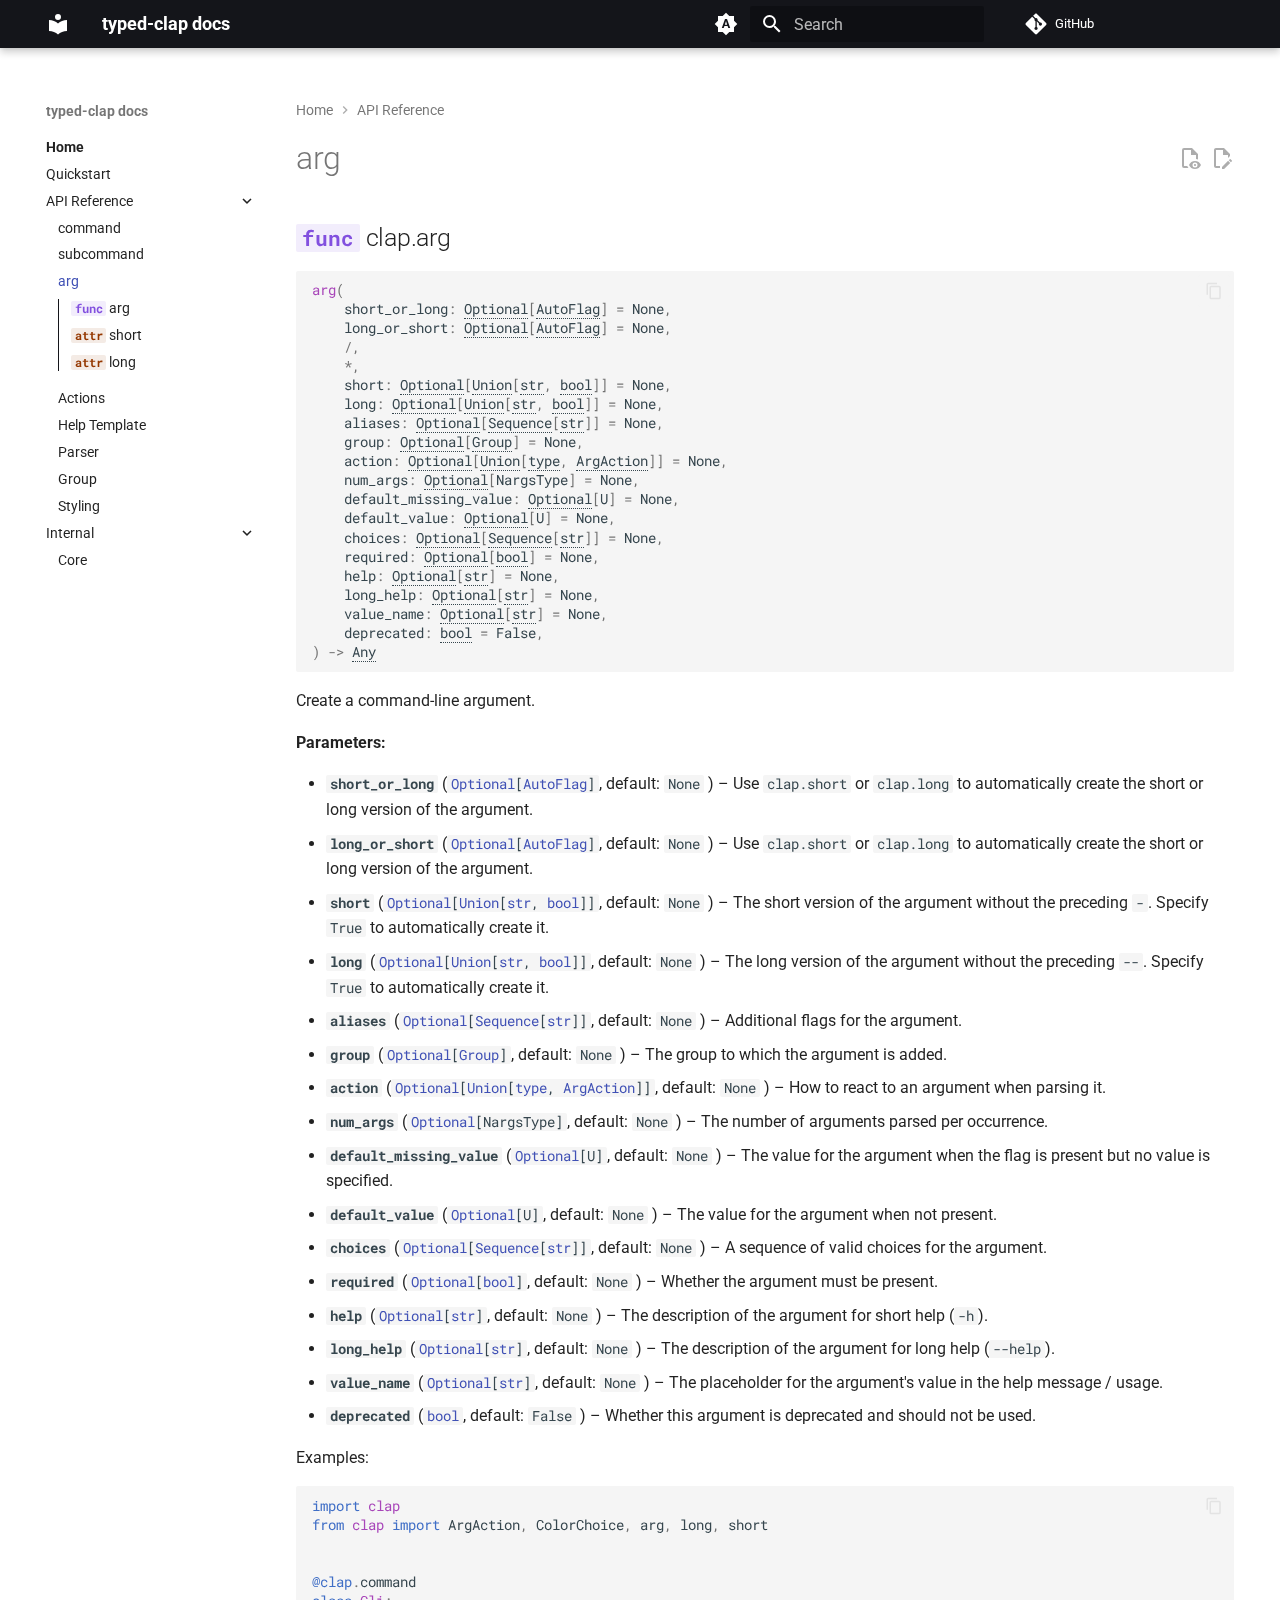
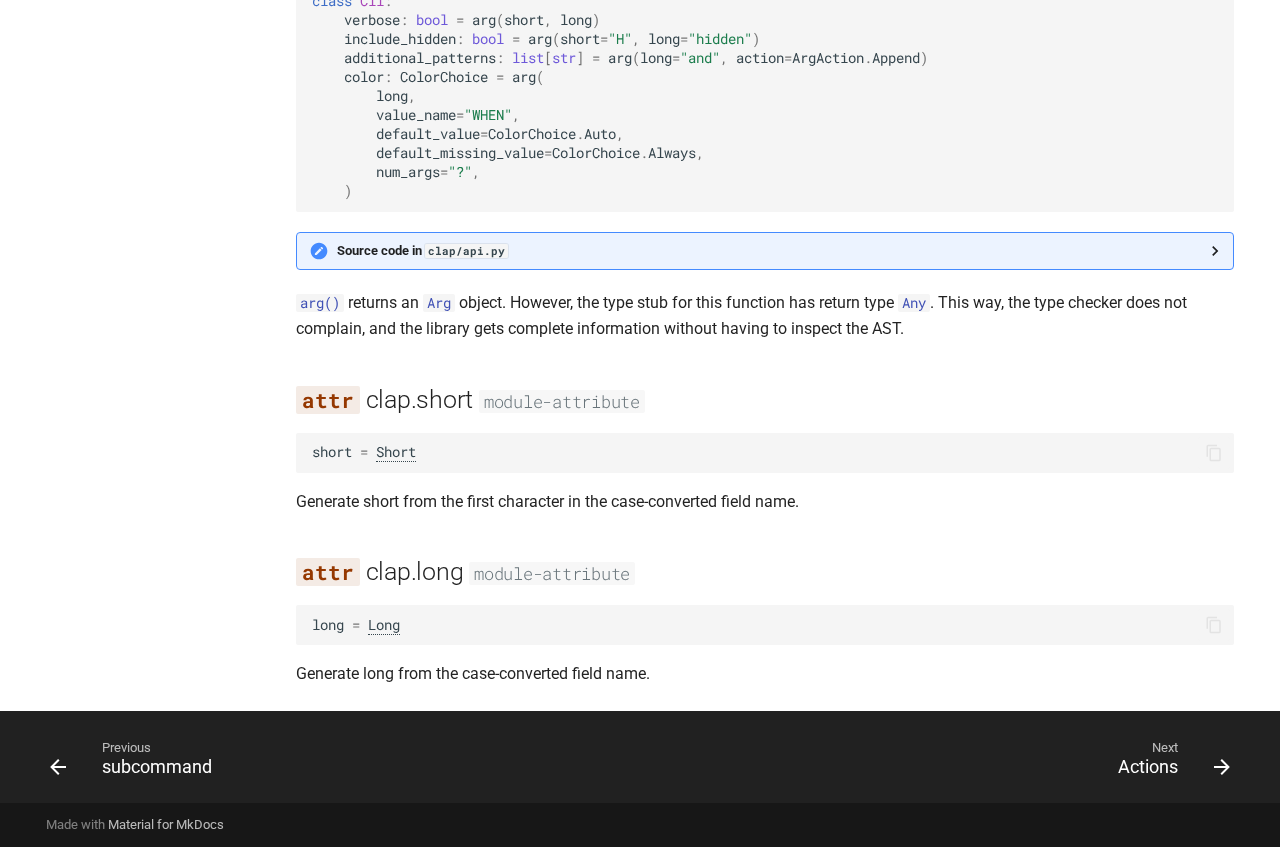
<file: arg/index.html>
<!doctype html>
<html lang="en" class="no-js">
  <head>
    
      <meta charset="utf-8">
      <meta name="viewport" content="width=device-width,initial-scale=1">
      
      
      
        <link rel="canonical" href="https://adityasz.github.io/typed-clap/arg/">
      
      
        <link rel="prev" href="../subcommand/">
      
      
        <link rel="next" href="../actions/">
      
      
        
      
      
      <link rel="icon" href="../assets/images/favicon.png">
      <meta name="generator" content="mkdocs-1.6.1, mkdocs-material-9.7.1">
    
    
      
        <title>arg - typed-clap docs</title>
      
    
    
      <link rel="stylesheet" href="../assets/stylesheets/main.484c7ddc.min.css">
      
        
        <link rel="stylesheet" href="../assets/stylesheets/palette.ab4e12ef.min.css">
      
      


    
    
      
    
    
      
        
        
        <link rel="preconnect" href="https://fonts.gstatic.com" crossorigin>
        <link rel="stylesheet" href="https://fonts.googleapis.com/css?family=Roboto:300,300i,400,400i,700,700i%7CRoboto+Mono:400,400i,700,700i&display=fallback">
        <style>:root{--md-text-font:"Roboto";--md-code-font:"Roboto Mono"}</style>
      
    
    
      <link rel="stylesheet" href="../assets/_mkdocstrings.css">
    
      <link rel="stylesheet" href="../stylesheets/custom.css">
    
    <script>__md_scope=new URL("..",location),__md_hash=e=>[...e].reduce(((e,_)=>(e<<5)-e+_.charCodeAt(0)),0),__md_get=(e,_=localStorage,t=__md_scope)=>JSON.parse(_.getItem(t.pathname+"."+e)),__md_set=(e,_,t=localStorage,a=__md_scope)=>{try{t.setItem(a.pathname+"."+e,JSON.stringify(_))}catch(e){}}</script>
    
      

    
    
  </head>
  
  
    
    
      
    
    
    
    
    <body dir="ltr" data-md-color-scheme="default" data-md-color-primary="black" data-md-color-accent="lime">
  
    
    <input class="md-toggle" data-md-toggle="drawer" type="checkbox" id="__drawer" autocomplete="off">
    <input class="md-toggle" data-md-toggle="search" type="checkbox" id="__search" autocomplete="off">
    <label class="md-overlay" for="__drawer"></label>
    <div data-md-component="skip">
      
        
        <a href="#arg" class="md-skip">
          Skip to content
        </a>
      
    </div>
    <div data-md-component="announce">
      
    </div>
    
    
      

  

<header class="md-header md-header--shadow" data-md-component="header">
  <nav class="md-header__inner md-grid" aria-label="Header">
    <a href=".." title="typed-clap docs" class="md-header__button md-logo" aria-label="typed-clap docs" data-md-component="logo">
      
  
  <svg xmlns="http://www.w3.org/2000/svg" viewBox="0 0 24 24"><path d="M12 8a3 3 0 0 0 3-3 3 3 0 0 0-3-3 3 3 0 0 0-3 3 3 3 0 0 0 3 3m0 3.54C9.64 9.35 6.5 8 3 8v11c3.5 0 6.64 1.35 9 3.54 2.36-2.19 5.5-3.54 9-3.54V8c-3.5 0-6.64 1.35-9 3.54"/></svg>

    </a>
    <label class="md-header__button md-icon" for="__drawer">
      
      <svg xmlns="http://www.w3.org/2000/svg" viewBox="0 0 24 24"><path d="M3 6h18v2H3zm0 5h18v2H3zm0 5h18v2H3z"/></svg>
    </label>
    <div class="md-header__title" data-md-component="header-title">
      <div class="md-header__ellipsis">
        <div class="md-header__topic">
          <span class="md-ellipsis">
            typed-clap docs
          </span>
        </div>
        <div class="md-header__topic" data-md-component="header-topic">
          <span class="md-ellipsis">
            
              arg
            
          </span>
        </div>
      </div>
    </div>
    
      
        <form class="md-header__option" data-md-component="palette">
  
    
    
    
    <input class="md-option" data-md-color-media="(prefers-color-scheme)" data-md-color-scheme="default" data-md-color-primary="black" data-md-color-accent="lime"  aria-label="Switch to light mode"  type="radio" name="__palette" id="__palette_0">
    
      <label class="md-header__button md-icon" title="Switch to light mode" for="__palette_1" hidden>
        <svg xmlns="http://www.w3.org/2000/svg" viewBox="0 0 24 24"><path d="m14.3 16-.7-2h-3.2l-.7 2H7.8L11 7h2l3.2 9zM20 8.69V4h-4.69L12 .69 8.69 4H4v4.69L.69 12 4 15.31V20h4.69L12 23.31 15.31 20H20v-4.69L23.31 12zm-9.15 3.96h2.3L12 9z"/></svg>
      </label>
    
  
    
    
    
    <input class="md-option" data-md-color-media="(prefers-color-scheme: light)" data-md-color-scheme="default" data-md-color-primary="black" data-md-color-accent="lime"  aria-label="Switch to dark mode"  type="radio" name="__palette" id="__palette_1">
    
      <label class="md-header__button md-icon" title="Switch to dark mode" for="__palette_2" hidden>
        <svg xmlns="http://www.w3.org/2000/svg" viewBox="0 0 24 24"><path d="M12 8a4 4 0 0 0-4 4 4 4 0 0 0 4 4 4 4 0 0 0 4-4 4 4 0 0 0-4-4m0 10a6 6 0 0 1-6-6 6 6 0 0 1 6-6 6 6 0 0 1 6 6 6 6 0 0 1-6 6m8-9.31V4h-4.69L12 .69 8.69 4H4v4.69L.69 12 4 15.31V20h4.69L12 23.31 15.31 20H20v-4.69L23.31 12z"/></svg>
      </label>
    
  
    
    
    
    <input class="md-option" data-md-color-media="(prefers-color-scheme: dark)" data-md-color-scheme="slate" data-md-color-primary="black" data-md-color-accent="lime"  aria-label="Switch to system preference"  type="radio" name="__palette" id="__palette_2">
    
      <label class="md-header__button md-icon" title="Switch to system preference" for="__palette_0" hidden>
        <svg xmlns="http://www.w3.org/2000/svg" viewBox="0 0 24 24"><path d="M12 18c-.89 0-1.74-.2-2.5-.55C11.56 16.5 13 14.42 13 12s-1.44-4.5-3.5-5.45C10.26 6.2 11.11 6 12 6a6 6 0 0 1 6 6 6 6 0 0 1-6 6m8-9.31V4h-4.69L12 .69 8.69 4H4v4.69L.69 12 4 15.31V20h4.69L12 23.31 15.31 20H20v-4.69L23.31 12z"/></svg>
      </label>
    
  
</form>
      
    
    
      <script>var palette=__md_get("__palette");if(palette&&palette.color){if("(prefers-color-scheme)"===palette.color.media){var media=matchMedia("(prefers-color-scheme: light)"),input=document.querySelector(media.matches?"[data-md-color-media='(prefers-color-scheme: light)']":"[data-md-color-media='(prefers-color-scheme: dark)']");palette.color.media=input.getAttribute("data-md-color-media"),palette.color.scheme=input.getAttribute("data-md-color-scheme"),palette.color.primary=input.getAttribute("data-md-color-primary"),palette.color.accent=input.getAttribute("data-md-color-accent")}for(var[key,value]of Object.entries(palette.color))document.body.setAttribute("data-md-color-"+key,value)}</script>
    
    
    
      
      
        <label class="md-header__button md-icon" for="__search">
          
          <svg xmlns="http://www.w3.org/2000/svg" viewBox="0 0 24 24"><path d="M9.5 3A6.5 6.5 0 0 1 16 9.5c0 1.61-.59 3.09-1.56 4.23l.27.27h.79l5 5-1.5 1.5-5-5v-.79l-.27-.27A6.52 6.52 0 0 1 9.5 16 6.5 6.5 0 0 1 3 9.5 6.5 6.5 0 0 1 9.5 3m0 2C7 5 5 7 5 9.5S7 14 9.5 14 14 12 14 9.5 12 5 9.5 5"/></svg>
        </label>
        <div class="md-search" data-md-component="search" role="dialog">
  <label class="md-search__overlay" for="__search"></label>
  <div class="md-search__inner" role="search">
    <form class="md-search__form" name="search">
      <input type="text" class="md-search__input" name="query" aria-label="Search" placeholder="Search" autocapitalize="off" autocorrect="off" autocomplete="off" spellcheck="false" data-md-component="search-query" required>
      <label class="md-search__icon md-icon" for="__search">
        
        <svg xmlns="http://www.w3.org/2000/svg" viewBox="0 0 24 24"><path d="M9.5 3A6.5 6.5 0 0 1 16 9.5c0 1.61-.59 3.09-1.56 4.23l.27.27h.79l5 5-1.5 1.5-5-5v-.79l-.27-.27A6.52 6.52 0 0 1 9.5 16 6.5 6.5 0 0 1 3 9.5 6.5 6.5 0 0 1 9.5 3m0 2C7 5 5 7 5 9.5S7 14 9.5 14 14 12 14 9.5 12 5 9.5 5"/></svg>
        
        <svg xmlns="http://www.w3.org/2000/svg" viewBox="0 0 24 24"><path d="M20 11v2H8l5.5 5.5-1.42 1.42L4.16 12l7.92-7.92L13.5 5.5 8 11z"/></svg>
      </label>
      <nav class="md-search__options" aria-label="Search">
        
        <button type="reset" class="md-search__icon md-icon" title="Clear" aria-label="Clear" tabindex="-1">
          
          <svg xmlns="http://www.w3.org/2000/svg" viewBox="0 0 24 24"><path d="M19 6.41 17.59 5 12 10.59 6.41 5 5 6.41 10.59 12 5 17.59 6.41 19 12 13.41 17.59 19 19 17.59 13.41 12z"/></svg>
        </button>
      </nav>
      
        <div class="md-search__suggest" data-md-component="search-suggest"></div>
      
    </form>
    <div class="md-search__output">
      <div class="md-search__scrollwrap" tabindex="0" data-md-scrollfix>
        <div class="md-search-result" data-md-component="search-result">
          <div class="md-search-result__meta">
            Initializing search
          </div>
          <ol class="md-search-result__list" role="presentation"></ol>
        </div>
      </div>
    </div>
  </div>
</div>
      
    
    
      <div class="md-header__source">
        <a href="https://github.com/adityasz/typed-clap" title="Go to repository" class="md-source" data-md-component="source">
  <div class="md-source__icon md-icon">
    
    <svg xmlns="http://www.w3.org/2000/svg" viewBox="0 0 448 512"><!--! Font Awesome Free 7.1.0 by @fontawesome - https://fontawesome.com License - https://fontawesome.com/license/free (Icons: CC BY 4.0, Fonts: SIL OFL 1.1, Code: MIT License) Copyright 2025 Fonticons, Inc.--><path d="M439.6 236.1 244 40.5c-5.4-5.5-12.8-8.5-20.4-8.5s-15 3-20.4 8.4L162.5 81l51.5 51.5c27.1-9.1 52.7 16.8 43.4 43.7l49.7 49.7c34.2-11.8 61.2 31 35.5 56.7-26.5 26.5-70.2-2.9-56-37.3L240.3 199v121.9c25.3 12.5 22.3 41.8 9.1 55-6.4 6.4-15.2 10.1-24.3 10.1s-17.8-3.6-24.3-10.1c-17.6-17.6-11.1-46.9 11.2-56v-123c-20.8-8.5-24.6-30.7-18.6-45L142.6 101 8.5 235.1C3 240.6 0 247.9 0 255.5s3 15 8.5 20.4l195.6 195.7c5.4 5.4 12.7 8.4 20.4 8.4s15-3 20.4-8.4l194.7-194.7c5.4-5.4 8.4-12.8 8.4-20.4s-3-15-8.4-20.4"/></svg>
  </div>
  <div class="md-source__repository">
    GitHub
  </div>
</a>
      </div>
    
  </nav>
  
</header>
    
    <div class="md-container" data-md-component="container">
      
      
        
          
        
      
      <main class="md-main" data-md-component="main">
        <div class="md-main__inner md-grid">
          
            
              
              <div class="md-sidebar md-sidebar--primary" data-md-component="sidebar" data-md-type="navigation" >
                <div class="md-sidebar__scrollwrap">
                  <div class="md-sidebar__inner">
                    



  

<nav class="md-nav md-nav--primary md-nav--integrated" aria-label="Navigation" data-md-level="0">
  <label class="md-nav__title" for="__drawer">
    <a href=".." title="typed-clap docs" class="md-nav__button md-logo" aria-label="typed-clap docs" data-md-component="logo">
      
  
  <svg xmlns="http://www.w3.org/2000/svg" viewBox="0 0 24 24"><path d="M12 8a3 3 0 0 0 3-3 3 3 0 0 0-3-3 3 3 0 0 0-3 3 3 3 0 0 0 3 3m0 3.54C9.64 9.35 6.5 8 3 8v11c3.5 0 6.64 1.35 9 3.54 2.36-2.19 5.5-3.54 9-3.54V8c-3.5 0-6.64 1.35-9 3.54"/></svg>

    </a>
    typed-clap docs
  </label>
  
    <div class="md-nav__source">
      <a href="https://github.com/adityasz/typed-clap" title="Go to repository" class="md-source" data-md-component="source">
  <div class="md-source__icon md-icon">
    
    <svg xmlns="http://www.w3.org/2000/svg" viewBox="0 0 448 512"><!--! Font Awesome Free 7.1.0 by @fontawesome - https://fontawesome.com License - https://fontawesome.com/license/free (Icons: CC BY 4.0, Fonts: SIL OFL 1.1, Code: MIT License) Copyright 2025 Fonticons, Inc.--><path d="M439.6 236.1 244 40.5c-5.4-5.5-12.8-8.5-20.4-8.5s-15 3-20.4 8.4L162.5 81l51.5 51.5c27.1-9.1 52.7 16.8 43.4 43.7l49.7 49.7c34.2-11.8 61.2 31 35.5 56.7-26.5 26.5-70.2-2.9-56-37.3L240.3 199v121.9c25.3 12.5 22.3 41.8 9.1 55-6.4 6.4-15.2 10.1-24.3 10.1s-17.8-3.6-24.3-10.1c-17.6-17.6-11.1-46.9 11.2-56v-123c-20.8-8.5-24.6-30.7-18.6-45L142.6 101 8.5 235.1C3 240.6 0 247.9 0 255.5s3 15 8.5 20.4l195.6 195.7c5.4 5.4 12.7 8.4 20.4 8.4s15-3 20.4-8.4l194.7-194.7c5.4-5.4 8.4-12.8 8.4-20.4s-3-15-8.4-20.4"/></svg>
  </div>
  <div class="md-source__repository">
    GitHub
  </div>
</a>
    </div>
  
  <ul class="md-nav__list" data-md-scrollfix>
    
      
      
  
  
    
  
  
  
    
    
      
        
          
        
      
        
      
        
      
        
      
    
    
    
      
        
        
      
    
    
    <li class="md-nav__item md-nav__item--active md-nav__item--section md-nav__item--nested">
      
        
        
        <input class="md-nav__toggle md-toggle " type="checkbox" id="__nav_1" checked>
        
          
          <div class="md-nav__link md-nav__container">
            <a href=".." class="md-nav__link ">
              
  
  
  <span class="md-ellipsis">
    
  
    Home
  

    
  </span>
  
  

            </a>
            
              
              <label class="md-nav__link " for="__nav_1" id="__nav_1_label" tabindex="">
                <span class="md-nav__icon md-icon"></span>
              </label>
            
          </div>
        
        <nav class="md-nav" data-md-level="1" aria-labelledby="__nav_1_label" aria-expanded="true">
          <label class="md-nav__title" for="__nav_1">
            <span class="md-nav__icon md-icon"></span>
            
  
    Home
  

          </label>
          <ul class="md-nav__list" data-md-scrollfix>
            
              
            
              
                
  
  
  
  
    <li class="md-nav__item">
      <a href="../quickstart/" class="md-nav__link">
        
  
  
  <span class="md-ellipsis">
    
  
    Quickstart
  

    
  </span>
  
  

      </a>
    </li>
  

              
            
              
                
  
  
    
  
  
  
    
    
      
        
      
        
      
        
      
        
      
        
      
        
      
        
      
        
      
    
    
    
      
    
    
    <li class="md-nav__item md-nav__item--active md-nav__item--nested">
      
        
        
        <input class="md-nav__toggle md-toggle " type="checkbox" id="__nav_1_3" checked>
        
          
          <label class="md-nav__link" for="__nav_1_3" id="__nav_1_3_label" tabindex="0">
            
  
  
  <span class="md-ellipsis">
    
  
    API Reference
  

    
  </span>
  
  

            <span class="md-nav__icon md-icon"></span>
          </label>
        
        <nav class="md-nav" data-md-level="2" aria-labelledby="__nav_1_3_label" aria-expanded="true">
          <label class="md-nav__title" for="__nav_1_3">
            <span class="md-nav__icon md-icon"></span>
            
  
    API Reference
  

          </label>
          <ul class="md-nav__list" data-md-scrollfix>
            
              
                
  
  
  
  
    <li class="md-nav__item">
      <a href="../command/" class="md-nav__link">
        
  
  
  <span class="md-ellipsis">
    
  
    command
  

    
  </span>
  
  

      </a>
    </li>
  

              
            
              
                
  
  
  
  
    <li class="md-nav__item">
      <a href="../subcommand/" class="md-nav__link">
        
  
  
  <span class="md-ellipsis">
    
  
    subcommand
  

    
  </span>
  
  

      </a>
    </li>
  

              
            
              
                
  
  
    
  
  
  
    <li class="md-nav__item md-nav__item--active">
      
      <input class="md-nav__toggle md-toggle" type="checkbox" id="__toc">
      
      
        
      
      
        <label class="md-nav__link md-nav__link--active" for="__toc">
          
  
  
  <span class="md-ellipsis">
    
  
    arg
  

    
  </span>
  
  

          <span class="md-nav__icon md-icon"></span>
        </label>
      
      <a href="./" class="md-nav__link md-nav__link--active">
        
  
  
  <span class="md-ellipsis">
    
  
    arg
  

    
  </span>
  
  

      </a>
      
        

<nav class="md-nav md-nav--secondary" aria-label="Table of contents">
  
  
  
    
  
  
    <label class="md-nav__title" for="__toc">
      <span class="md-nav__icon md-icon"></span>
      Table of contents
    </label>
    <ul class="md-nav__list" data-md-component="toc" data-md-scrollfix>
      
        <li class="md-nav__item">
  <a href="#clap.arg" class="md-nav__link">
    <span class="md-ellipsis">
      
        <code class="doc-symbol doc-symbol-toc doc-symbol-function"></code>&nbsp;arg
      
    </span>
  </a>
  
</li>
      
        <li class="md-nav__item">
  <a href="#clap.short" class="md-nav__link">
    <span class="md-ellipsis">
      
        <code class="doc-symbol doc-symbol-toc doc-symbol-attribute"></code>&nbsp;short
      
    </span>
  </a>
  
</li>
      
        <li class="md-nav__item">
  <a href="#clap.long" class="md-nav__link">
    <span class="md-ellipsis">
      
        <code class="doc-symbol doc-symbol-toc doc-symbol-attribute"></code>&nbsp;long
      
    </span>
  </a>
  
</li>
      
    </ul>
  
</nav>
      
    </li>
  

              
            
              
                
  
  
  
  
    <li class="md-nav__item">
      <a href="../actions/" class="md-nav__link">
        
  
  
  <span class="md-ellipsis">
    
  
    Actions
  

    
  </span>
  
  

      </a>
    </li>
  

              
            
              
                
  
  
  
  
    <li class="md-nav__item">
      <a href="../help/" class="md-nav__link">
        
  
  
  <span class="md-ellipsis">
    
  
    Help Template
  

    
  </span>
  
  

      </a>
    </li>
  

              
            
              
                
  
  
  
  
    <li class="md-nav__item">
      <a href="../parser/" class="md-nav__link">
        
  
  
  <span class="md-ellipsis">
    
  
    Parser
  

    
  </span>
  
  

      </a>
    </li>
  

              
            
              
                
  
  
  
  
    <li class="md-nav__item">
      <a href="../group/" class="md-nav__link">
        
  
  
  <span class="md-ellipsis">
    
  
    Group
  

    
  </span>
  
  

      </a>
    </li>
  

              
            
              
                
  
  
  
  
    <li class="md-nav__item">
      <a href="../styling/" class="md-nav__link">
        
  
  
  <span class="md-ellipsis">
    
  
    Styling
  

    
  </span>
  
  

      </a>
    </li>
  

              
            
          </ul>
        </nav>
      
    </li>
  

              
            
              
                
  
  
  
  
    
    
      
        
      
    
    
    
      
    
    
    <li class="md-nav__item md-nav__item--nested">
      
        
        
          
        
        <input class="md-nav__toggle md-toggle md-toggle--indeterminate" type="checkbox" id="__nav_1_4" >
        
          
          <label class="md-nav__link" for="__nav_1_4" id="__nav_1_4_label" tabindex="0">
            
  
  
  <span class="md-ellipsis">
    
  
    Internal
  

    
  </span>
  
  

            <span class="md-nav__icon md-icon"></span>
          </label>
        
        <nav class="md-nav" data-md-level="2" aria-labelledby="__nav_1_4_label" aria-expanded="false">
          <label class="md-nav__title" for="__nav_1_4">
            <span class="md-nav__icon md-icon"></span>
            
  
    Internal
  

          </label>
          <ul class="md-nav__list" data-md-scrollfix>
            
              
                
  
  
  
  
    <li class="md-nav__item">
      <a href="../core/" class="md-nav__link">
        
  
  
  <span class="md-ellipsis">
    
  
    Core
  

    
  </span>
  
  

      </a>
    </li>
  

              
            
          </ul>
        </nav>
      
    </li>
  

              
            
          </ul>
        </nav>
      
    </li>
  

    
  </ul>
</nav>
                  </div>
                </div>
              </div>
            
            
          
          
            <div class="md-content" data-md-component="content">
              
                




  <nav class="md-path" aria-label="Navigation" >
    <ol class="md-path__list">
      
      
        
  
  
    
    
      <li class="md-path__item">
        <a href=".." class="md-path__link">
          
  <span class="md-ellipsis">
    Home
  </span>

        </a>
      </li>
    
  

      
        
  
  
    
    
      <li class="md-path__item">
        <a href="../command/" class="md-path__link">
          
  <span class="md-ellipsis">
    API Reference
  </span>

        </a>
      </li>
    
  

      
    </ol>
  </nav>

              
              <article class="md-content__inner md-typeset">
                
                  


  
    <a href="https://github.com/adityasz/typed-clap/edit/master/docs/arg.md" title="Edit this page" class="md-content__button md-icon" rel="edit">
      
      <svg xmlns="http://www.w3.org/2000/svg" viewBox="0 0 24 24"><path d="M10 20H6V4h7v5h5v3.1l2-2V8l-6-6H6c-1.1 0-2 .9-2 2v16c0 1.1.9 2 2 2h4zm10.2-7c.1 0 .3.1.4.2l1.3 1.3c.2.2.2.6 0 .8l-1 1-2.1-2.1 1-1c.1-.1.2-.2.4-.2m0 3.9L14.1 23H12v-2.1l6.1-6.1z"/></svg>
    </a>
  
  
    
      
    
    <a href="https://github.com/adityasz/typed-clap/raw/master/docs/arg.md" title="View source of this page" class="md-content__button md-icon">
      
      <svg xmlns="http://www.w3.org/2000/svg" viewBox="0 0 24 24"><path d="M17 18c.56 0 1 .44 1 1s-.44 1-1 1-1-.44-1-1 .44-1 1-1m0-3c-2.73 0-5.06 1.66-6 4 .94 2.34 3.27 4 6 4s5.06-1.66 6-4c-.94-2.34-3.27-4-6-4m0 6.5a2.5 2.5 0 0 1-2.5-2.5 2.5 2.5 0 0 1 2.5-2.5 2.5 2.5 0 0 1 2.5 2.5 2.5 2.5 0 0 1-2.5 2.5M9.27 20H6V4h7v5h5v4.07c.7.08 1.36.25 2 .49V8l-6-6H6a2 2 0 0 0-2 2v16a2 2 0 0 0 2 2h4.5a8.2 8.2 0 0 1-1.23-2"/></svg>
    </a>
  


<h1 id="arg">arg</h1>


<div class="doc doc-object doc-function">


<h2 id="clap.arg" class="doc doc-heading">
<code class="doc-symbol doc-symbol-heading doc-symbol-function"></code>            <span class="doc doc-object-name doc-function-name">clap.arg</span>


</h2>
<div class="doc-signature highlight"><pre><span></span><code><span class="nf">arg</span><span class="p">(</span>
    <span class="n">short_or_long</span><span class="p">:</span> <span class="n"><a class="autorefs autorefs-external" title="&lt;code&gt;typing.Optional&lt;/code&gt;" href="https://docs.python.org/3/library/typing.html#typing.Optional">Optional</a></span><span class="p">[</span><span class="n"><a class="autorefs autorefs-internal" title="&lt;code class=&quot;doc-symbol doc-symbol-heading doc-symbol-class&quot;&gt;&lt;/code&gt;            &lt;span class=&quot;doc doc-object-name doc-class-name&quot;&gt;clap.core.AutoFlag&lt;/span&gt;" href="../core/#clap.core.AutoFlag">AutoFlag</a></span><span class="p">]</span> <span class="o">=</span> <span class="kc">None</span><span class="p">,</span>
    <span class="n">long_or_short</span><span class="p">:</span> <span class="n"><a class="autorefs autorefs-external" title="&lt;code&gt;typing.Optional&lt;/code&gt;" href="https://docs.python.org/3/library/typing.html#typing.Optional">Optional</a></span><span class="p">[</span><span class="n"><a class="autorefs autorefs-internal" title="&lt;code class=&quot;doc-symbol doc-symbol-heading doc-symbol-class&quot;&gt;&lt;/code&gt;            &lt;span class=&quot;doc doc-object-name doc-class-name&quot;&gt;clap.core.AutoFlag&lt;/span&gt;" href="../core/#clap.core.AutoFlag">AutoFlag</a></span><span class="p">]</span> <span class="o">=</span> <span class="kc">None</span><span class="p">,</span>
    <span class="o">/</span><span class="p">,</span>
    <span class="o">*</span><span class="p">,</span>
    <span class="n">short</span><span class="p">:</span> <span class="n"><a class="autorefs autorefs-external" title="&lt;code&gt;typing.Optional&lt;/code&gt;" href="https://docs.python.org/3/library/typing.html#typing.Optional">Optional</a></span><span class="p">[</span><span class="n"><a class="autorefs autorefs-external" title="&lt;code&gt;typing.Union&lt;/code&gt;" href="https://docs.python.org/3/library/typing.html#typing.Union">Union</a></span><span class="p">[</span><span class="n"><a class="autorefs autorefs-external" href="https://docs.python.org/3/library/stdtypes.html#str">str</a></span><span class="p">,</span> <span class="n"><a class="autorefs autorefs-external" href="https://docs.python.org/3/library/functions.html#bool">bool</a></span><span class="p">]]</span> <span class="o">=</span> <span class="kc">None</span><span class="p">,</span>
    <span class="n">long</span><span class="p">:</span> <span class="n"><a class="autorefs autorefs-external" title="&lt;code&gt;typing.Optional&lt;/code&gt;" href="https://docs.python.org/3/library/typing.html#typing.Optional">Optional</a></span><span class="p">[</span><span class="n"><a class="autorefs autorefs-external" title="&lt;code&gt;typing.Union&lt;/code&gt;" href="https://docs.python.org/3/library/typing.html#typing.Union">Union</a></span><span class="p">[</span><span class="n"><a class="autorefs autorefs-external" href="https://docs.python.org/3/library/stdtypes.html#str">str</a></span><span class="p">,</span> <span class="n"><a class="autorefs autorefs-external" href="https://docs.python.org/3/library/functions.html#bool">bool</a></span><span class="p">]]</span> <span class="o">=</span> <span class="kc">None</span><span class="p">,</span>
    <span class="n">aliases</span><span class="p">:</span> <span class="n"><a class="autorefs autorefs-external" title="&lt;code&gt;typing.Optional&lt;/code&gt;" href="https://docs.python.org/3/library/typing.html#typing.Optional">Optional</a></span><span class="p">[</span><span class="n"><a class="autorefs autorefs-external" title="&lt;code&gt;collections.abc.Sequence&lt;/code&gt;" href="https://docs.python.org/3/library/collections.abc.html#collections.abc.Sequence">Sequence</a></span><span class="p">[</span><span class="n"><a class="autorefs autorefs-external" href="https://docs.python.org/3/library/stdtypes.html#str">str</a></span><span class="p">]]</span> <span class="o">=</span> <span class="kc">None</span><span class="p">,</span>
    <span class="n">group</span><span class="p">:</span> <span class="n"><a class="autorefs autorefs-external" title="&lt;code&gt;typing.Optional&lt;/code&gt;" href="https://docs.python.org/3/library/typing.html#typing.Optional">Optional</a></span><span class="p">[</span><span class="n"><a class="autorefs autorefs-internal" title="&lt;code class=&quot;doc-symbol doc-symbol-heading doc-symbol-class&quot;&gt;&lt;/code&gt;            &lt;span class=&quot;doc doc-object-name doc-class-name&quot;&gt;clap.Group&lt;/span&gt;


  &lt;span class=&quot;doc doc-labels&quot;&gt;
      &lt;small class=&quot;doc doc-label doc-label-dataclass&quot;&gt;&lt;code&gt;dataclass&lt;/code&gt;&lt;/small&gt;
  &lt;/span&gt; (&lt;code&gt;clap.core.Group&lt;/code&gt;)" href="../group/#clap.Group">Group</a></span><span class="p">]</span> <span class="o">=</span> <span class="kc">None</span><span class="p">,</span>
    <span class="n">action</span><span class="p">:</span> <span class="n"><a class="autorefs autorefs-external" title="&lt;code&gt;typing.Optional&lt;/code&gt;" href="https://docs.python.org/3/library/typing.html#typing.Optional">Optional</a></span><span class="p">[</span><span class="n"><a class="autorefs autorefs-external" title="&lt;code&gt;typing.Union&lt;/code&gt;" href="https://docs.python.org/3/library/typing.html#typing.Union">Union</a></span><span class="p">[</span><span class="n"><a class="autorefs autorefs-external" href="https://docs.python.org/3/library/functions.html#type">type</a></span><span class="p">,</span> <span class="n"><a class="autorefs autorefs-internal" title="&lt;code class=&quot;doc-symbol doc-symbol-heading doc-symbol-class&quot;&gt;&lt;/code&gt;            &lt;span class=&quot;doc doc-object-name doc-class-name&quot;&gt;clap.ArgAction&lt;/span&gt; (&lt;code&gt;clap.core.ArgAction&lt;/code&gt;)" href="../actions/#clap.ArgAction">ArgAction</a></span><span class="p">]]</span> <span class="o">=</span> <span class="kc">None</span><span class="p">,</span>
    <span class="n">num_args</span><span class="p">:</span> <span class="n"><a class="autorefs autorefs-external" title="&lt;code&gt;typing.Optional&lt;/code&gt;" href="https://docs.python.org/3/library/typing.html#typing.Optional">Optional</a></span><span class="p">[</span><span class="n"><span title="clap.core.NargsType">NargsType</span></span><span class="p">]</span> <span class="o">=</span> <span class="kc">None</span><span class="p">,</span>
    <span class="n">default_missing_value</span><span class="p">:</span> <span class="n"><a class="autorefs autorefs-external" title="&lt;code&gt;typing.Optional&lt;/code&gt;" href="https://docs.python.org/3/library/typing.html#typing.Optional">Optional</a></span><span class="p">[</span><span class="n"><span title="clap.arg[U]">U</span></span><span class="p">]</span> <span class="o">=</span> <span class="kc">None</span><span class="p">,</span>
    <span class="n">default_value</span><span class="p">:</span> <span class="n"><a class="autorefs autorefs-external" title="&lt;code&gt;typing.Optional&lt;/code&gt;" href="https://docs.python.org/3/library/typing.html#typing.Optional">Optional</a></span><span class="p">[</span><span class="n"><span title="clap.arg[U]">U</span></span><span class="p">]</span> <span class="o">=</span> <span class="kc">None</span><span class="p">,</span>
    <span class="n">choices</span><span class="p">:</span> <span class="n"><a class="autorefs autorefs-external" title="&lt;code&gt;typing.Optional&lt;/code&gt;" href="https://docs.python.org/3/library/typing.html#typing.Optional">Optional</a></span><span class="p">[</span><span class="n"><a class="autorefs autorefs-external" title="&lt;code&gt;collections.abc.Sequence&lt;/code&gt;" href="https://docs.python.org/3/library/collections.abc.html#collections.abc.Sequence">Sequence</a></span><span class="p">[</span><span class="n"><a class="autorefs autorefs-external" href="https://docs.python.org/3/library/stdtypes.html#str">str</a></span><span class="p">]]</span> <span class="o">=</span> <span class="kc">None</span><span class="p">,</span>
    <span class="n">required</span><span class="p">:</span> <span class="n"><a class="autorefs autorefs-external" title="&lt;code&gt;typing.Optional&lt;/code&gt;" href="https://docs.python.org/3/library/typing.html#typing.Optional">Optional</a></span><span class="p">[</span><span class="n"><a class="autorefs autorefs-external" href="https://docs.python.org/3/library/functions.html#bool">bool</a></span><span class="p">]</span> <span class="o">=</span> <span class="kc">None</span><span class="p">,</span>
    <span class="n">help</span><span class="p">:</span> <span class="n"><a class="autorefs autorefs-external" title="&lt;code&gt;typing.Optional&lt;/code&gt;" href="https://docs.python.org/3/library/typing.html#typing.Optional">Optional</a></span><span class="p">[</span><span class="n"><a class="autorefs autorefs-external" href="https://docs.python.org/3/library/stdtypes.html#str">str</a></span><span class="p">]</span> <span class="o">=</span> <span class="kc">None</span><span class="p">,</span>
    <span class="n">long_help</span><span class="p">:</span> <span class="n"><a class="autorefs autorefs-external" title="&lt;code&gt;typing.Optional&lt;/code&gt;" href="https://docs.python.org/3/library/typing.html#typing.Optional">Optional</a></span><span class="p">[</span><span class="n"><a class="autorefs autorefs-external" href="https://docs.python.org/3/library/stdtypes.html#str">str</a></span><span class="p">]</span> <span class="o">=</span> <span class="kc">None</span><span class="p">,</span>
    <span class="n">value_name</span><span class="p">:</span> <span class="n"><a class="autorefs autorefs-external" title="&lt;code&gt;typing.Optional&lt;/code&gt;" href="https://docs.python.org/3/library/typing.html#typing.Optional">Optional</a></span><span class="p">[</span><span class="n"><a class="autorefs autorefs-external" href="https://docs.python.org/3/library/stdtypes.html#str">str</a></span><span class="p">]</span> <span class="o">=</span> <span class="kc">None</span><span class="p">,</span>
    <span class="n">deprecated</span><span class="p">:</span> <span class="n"><a class="autorefs autorefs-external" href="https://docs.python.org/3/library/functions.html#bool">bool</a></span> <span class="o">=</span> <span class="kc">False</span><span class="p">,</span>
<span class="p">)</span> <span class="o">-&gt;</span> <span class="n"><a class="autorefs autorefs-external" title="&lt;code&gt;typing.Any&lt;/code&gt;" href="https://docs.python.org/3/library/typing.html#typing.Any">Any</a></span>
</code></pre></div>

    <div class="doc doc-contents first">

        <p>Create a command-line argument.</p>


<p><span class="doc-section-title">Parameters:</span></p>
    <ul>
        <li class="doc-section-item field-body">
            <b><code>short_or_long</code></b>
              (<code><a class="autorefs autorefs-external" title="&lt;code&gt;typing.Optional&lt;/code&gt;" href="https://docs.python.org/3/library/typing.html#typing.Optional">Optional</a>[<a class="autorefs autorefs-internal" title="&lt;code class=&quot;doc-symbol doc-symbol-heading doc-symbol-class&quot;&gt;&lt;/code&gt;            &lt;span class=&quot;doc doc-object-name doc-class-name&quot;&gt;clap.core.AutoFlag&lt;/span&gt;" href="../core/#clap.core.AutoFlag">AutoFlag</a>]</code>, default:
                  <code>None</code>
)
          –
          <div class="doc-md-description">
            <p>Use <code>clap.short</code> or <code>clap.long</code> to automatically create
the short or long version of the argument.</p>
          </div>
        </li>
        <li class="doc-section-item field-body">
            <b><code>long_or_short</code></b>
              (<code><a class="autorefs autorefs-external" title="&lt;code&gt;typing.Optional&lt;/code&gt;" href="https://docs.python.org/3/library/typing.html#typing.Optional">Optional</a>[<a class="autorefs autorefs-internal" title="&lt;code class=&quot;doc-symbol doc-symbol-heading doc-symbol-class&quot;&gt;&lt;/code&gt;            &lt;span class=&quot;doc doc-object-name doc-class-name&quot;&gt;clap.core.AutoFlag&lt;/span&gt;" href="../core/#clap.core.AutoFlag">AutoFlag</a>]</code>, default:
                  <code>None</code>
)
          –
          <div class="doc-md-description">
            <p>Use <code>clap.short</code> or <code>clap.long</code> to automatically create
the short or long version of the argument.</p>
          </div>
        </li>
        <li class="doc-section-item field-body">
            <b><code>short</code></b>
              (<code><a class="autorefs autorefs-external" title="&lt;code&gt;typing.Optional&lt;/code&gt;" href="https://docs.python.org/3/library/typing.html#typing.Optional">Optional</a>[<a class="autorefs autorefs-external" title="&lt;code&gt;typing.Union&lt;/code&gt;" href="https://docs.python.org/3/library/typing.html#typing.Union">Union</a>[<a class="autorefs autorefs-external" href="https://docs.python.org/3/library/stdtypes.html#str">str</a>, <a class="autorefs autorefs-external" href="https://docs.python.org/3/library/functions.html#bool">bool</a>]]</code>, default:
                  <code>None</code>
)
          –
          <div class="doc-md-description">
            <p>The short version of the argument without the preceding <code>-</code>. Specify
<code>True</code> to automatically create it.</p>
          </div>
        </li>
        <li class="doc-section-item field-body">
            <b><code>long</code></b>
              (<code><a class="autorefs autorefs-external" title="&lt;code&gt;typing.Optional&lt;/code&gt;" href="https://docs.python.org/3/library/typing.html#typing.Optional">Optional</a>[<a class="autorefs autorefs-external" title="&lt;code&gt;typing.Union&lt;/code&gt;" href="https://docs.python.org/3/library/typing.html#typing.Union">Union</a>[<a class="autorefs autorefs-external" href="https://docs.python.org/3/library/stdtypes.html#str">str</a>, <a class="autorefs autorefs-external" href="https://docs.python.org/3/library/functions.html#bool">bool</a>]]</code>, default:
                  <code>None</code>
)
          –
          <div class="doc-md-description">
            <p>The long version of the argument without the preceding <code>--</code>. Specify
<code>True</code> to automatically create it.</p>
          </div>
        </li>
        <li class="doc-section-item field-body">
            <b><code>aliases</code></b>
              (<code><a class="autorefs autorefs-external" title="&lt;code&gt;typing.Optional&lt;/code&gt;" href="https://docs.python.org/3/library/typing.html#typing.Optional">Optional</a>[<a class="autorefs autorefs-external" title="&lt;code&gt;collections.abc.Sequence&lt;/code&gt;" href="https://docs.python.org/3/library/collections.abc.html#collections.abc.Sequence">Sequence</a>[<a class="autorefs autorefs-external" href="https://docs.python.org/3/library/stdtypes.html#str">str</a>]]</code>, default:
                  <code>None</code>
)
          –
          <div class="doc-md-description">
            <p>Additional flags for the argument.</p>
          </div>
        </li>
        <li class="doc-section-item field-body">
            <b><code>group</code></b>
              (<code><a class="autorefs autorefs-external" title="&lt;code&gt;typing.Optional&lt;/code&gt;" href="https://docs.python.org/3/library/typing.html#typing.Optional">Optional</a>[<a class="autorefs autorefs-internal" title="&lt;code class=&quot;doc-symbol doc-symbol-heading doc-symbol-class&quot;&gt;&lt;/code&gt;            &lt;span class=&quot;doc doc-object-name doc-class-name&quot;&gt;clap.Group&lt;/span&gt;


  &lt;span class=&quot;doc doc-labels&quot;&gt;
      &lt;small class=&quot;doc doc-label doc-label-dataclass&quot;&gt;&lt;code&gt;dataclass&lt;/code&gt;&lt;/small&gt;
  &lt;/span&gt; (&lt;code&gt;clap.core.Group&lt;/code&gt;)" href="../group/#clap.Group">Group</a>]</code>, default:
                  <code>None</code>
)
          –
          <div class="doc-md-description">
            <p>The group to which the argument is added.</p>
          </div>
        </li>
        <li class="doc-section-item field-body">
            <b><code>action</code></b>
              (<code><a class="autorefs autorefs-external" title="&lt;code&gt;typing.Optional&lt;/code&gt;" href="https://docs.python.org/3/library/typing.html#typing.Optional">Optional</a>[<a class="autorefs autorefs-external" title="&lt;code&gt;typing.Union&lt;/code&gt;" href="https://docs.python.org/3/library/typing.html#typing.Union">Union</a>[<a class="autorefs autorefs-external" href="https://docs.python.org/3/library/functions.html#type">type</a>, <a class="autorefs autorefs-internal" title="&lt;code class=&quot;doc-symbol doc-symbol-heading doc-symbol-class&quot;&gt;&lt;/code&gt;            &lt;span class=&quot;doc doc-object-name doc-class-name&quot;&gt;clap.ArgAction&lt;/span&gt; (&lt;code&gt;clap.core.ArgAction&lt;/code&gt;)" href="../actions/#clap.ArgAction">ArgAction</a>]]</code>, default:
                  <code>None</code>
)
          –
          <div class="doc-md-description">
            <p>How to react to an argument when parsing it.</p>
          </div>
        </li>
        <li class="doc-section-item field-body">
            <b><code>num_args</code></b>
              (<code><a class="autorefs autorefs-external" title="&lt;code&gt;typing.Optional&lt;/code&gt;" href="https://docs.python.org/3/library/typing.html#typing.Optional">Optional</a>[<span title="clap.core.NargsType">NargsType</span>]</code>, default:
                  <code>None</code>
)
          –
          <div class="doc-md-description">
            <p>The number of arguments parsed per occurrence.</p>
          </div>
        </li>
        <li class="doc-section-item field-body">
            <b><code>default_missing_value</code></b>
              (<code><a class="autorefs autorefs-external" title="&lt;code&gt;typing.Optional&lt;/code&gt;" href="https://docs.python.org/3/library/typing.html#typing.Optional">Optional</a>[<span title="clap.arg[U]">U</span>]</code>, default:
                  <code>None</code>
)
          –
          <div class="doc-md-description">
            <p>The value for the argument when the flag is
present but no value is specified.</p>
          </div>
        </li>
        <li class="doc-section-item field-body">
            <b><code>default_value</code></b>
              (<code><a class="autorefs autorefs-external" title="&lt;code&gt;typing.Optional&lt;/code&gt;" href="https://docs.python.org/3/library/typing.html#typing.Optional">Optional</a>[<span title="clap.arg[U]">U</span>]</code>, default:
                  <code>None</code>
)
          –
          <div class="doc-md-description">
            <p>The value for the argument when not present.</p>
          </div>
        </li>
        <li class="doc-section-item field-body">
            <b><code>choices</code></b>
              (<code><a class="autorefs autorefs-external" title="&lt;code&gt;typing.Optional&lt;/code&gt;" href="https://docs.python.org/3/library/typing.html#typing.Optional">Optional</a>[<a class="autorefs autorefs-external" title="&lt;code&gt;collections.abc.Sequence&lt;/code&gt;" href="https://docs.python.org/3/library/collections.abc.html#collections.abc.Sequence">Sequence</a>[<a class="autorefs autorefs-external" href="https://docs.python.org/3/library/stdtypes.html#str">str</a>]]</code>, default:
                  <code>None</code>
)
          –
          <div class="doc-md-description">
            <p>A sequence of valid choices for the argument.</p>
          </div>
        </li>
        <li class="doc-section-item field-body">
            <b><code>required</code></b>
              (<code><a class="autorefs autorefs-external" title="&lt;code&gt;typing.Optional&lt;/code&gt;" href="https://docs.python.org/3/library/typing.html#typing.Optional">Optional</a>[<a class="autorefs autorefs-external" href="https://docs.python.org/3/library/functions.html#bool">bool</a>]</code>, default:
                  <code>None</code>
)
          –
          <div class="doc-md-description">
            <p>Whether the argument must be present.</p>
          </div>
        </li>
        <li class="doc-section-item field-body">
            <b><code>help</code></b>
              (<code><a class="autorefs autorefs-external" title="&lt;code&gt;typing.Optional&lt;/code&gt;" href="https://docs.python.org/3/library/typing.html#typing.Optional">Optional</a>[<a class="autorefs autorefs-external" href="https://docs.python.org/3/library/stdtypes.html#str">str</a>]</code>, default:
                  <code>None</code>
)
          –
          <div class="doc-md-description">
            <p>The description of the argument for short help (<code>-h</code>).</p>
          </div>
        </li>
        <li class="doc-section-item field-body">
            <b><code>long_help</code></b>
              (<code><a class="autorefs autorefs-external" title="&lt;code&gt;typing.Optional&lt;/code&gt;" href="https://docs.python.org/3/library/typing.html#typing.Optional">Optional</a>[<a class="autorefs autorefs-external" href="https://docs.python.org/3/library/stdtypes.html#str">str</a>]</code>, default:
                  <code>None</code>
)
          –
          <div class="doc-md-description">
            <p>The description of the argument for long help (<code>--help</code>).</p>
          </div>
        </li>
        <li class="doc-section-item field-body">
            <b><code>value_name</code></b>
              (<code><a class="autorefs autorefs-external" title="&lt;code&gt;typing.Optional&lt;/code&gt;" href="https://docs.python.org/3/library/typing.html#typing.Optional">Optional</a>[<a class="autorefs autorefs-external" href="https://docs.python.org/3/library/stdtypes.html#str">str</a>]</code>, default:
                  <code>None</code>
)
          –
          <div class="doc-md-description">
            <p>The placeholder for the argument's value in the help message / usage.</p>
          </div>
        </li>
        <li class="doc-section-item field-body">
            <b><code>deprecated</code></b>
              (<code><a class="autorefs autorefs-external" href="https://docs.python.org/3/library/functions.html#bool">bool</a></code>, default:
                  <code>False</code>
)
          –
          <div class="doc-md-description">
            <p>Whether this argument is deprecated and should not be used.</p>
          </div>
        </li>
    </ul>
        <p>Examples:</p>
<div class="highlight"><pre><span></span><code><span class="kn">import</span><span class="w"> </span><span class="nn">clap</span>
<span class="kn">from</span><span class="w"> </span><span class="nn">clap</span><span class="w"> </span><span class="kn">import</span> <span class="n">ArgAction</span><span class="p">,</span> <span class="n">ColorChoice</span><span class="p">,</span> <span class="n">arg</span><span class="p">,</span> <span class="n">long</span><span class="p">,</span> <span class="n">short</span>


<span class="nd">@clap</span><span class="o">.</span><span class="n">command</span>
<span class="k">class</span><span class="w"> </span><span class="nc">Cli</span><span class="p">:</span>
    <span class="n">verbose</span><span class="p">:</span> <span class="nb">bool</span> <span class="o">=</span> <span class="n">arg</span><span class="p">(</span><span class="n">short</span><span class="p">,</span> <span class="n">long</span><span class="p">)</span>
    <span class="n">include_hidden</span><span class="p">:</span> <span class="nb">bool</span> <span class="o">=</span> <span class="n">arg</span><span class="p">(</span><span class="n">short</span><span class="o">=</span><span class="s2">&quot;H&quot;</span><span class="p">,</span> <span class="n">long</span><span class="o">=</span><span class="s2">&quot;hidden&quot;</span><span class="p">)</span>
    <span class="n">additional_patterns</span><span class="p">:</span> <span class="nb">list</span><span class="p">[</span><span class="nb">str</span><span class="p">]</span> <span class="o">=</span> <span class="n">arg</span><span class="p">(</span><span class="n">long</span><span class="o">=</span><span class="s2">&quot;and&quot;</span><span class="p">,</span> <span class="n">action</span><span class="o">=</span><span class="n">ArgAction</span><span class="o">.</span><span class="n">Append</span><span class="p">)</span>
    <span class="n">color</span><span class="p">:</span> <span class="n">ColorChoice</span> <span class="o">=</span> <span class="n">arg</span><span class="p">(</span>
        <span class="n">long</span><span class="p">,</span>
        <span class="n">value_name</span><span class="o">=</span><span class="s2">&quot;WHEN&quot;</span><span class="p">,</span>
        <span class="n">default_value</span><span class="o">=</span><span class="n">ColorChoice</span><span class="o">.</span><span class="n">Auto</span><span class="p">,</span>
        <span class="n">default_missing_value</span><span class="o">=</span><span class="n">ColorChoice</span><span class="o">.</span><span class="n">Always</span><span class="p">,</span>
        <span class="n">num_args</span><span class="o">=</span><span class="s2">&quot;?&quot;</span><span class="p">,</span>
    <span class="p">)</span>
</code></pre></div>


            <details class="mkdocstrings-source">
              <summary>Source code in <code>clap/api.py</code></summary>
              <div class="highlight"><table class="highlighttable"><tr><td class="linenos"><div class="linenodiv"><pre><span></span><span class="normal">462</span>
<span class="normal">463</span>
<span class="normal">464</span>
<span class="normal">465</span>
<span class="normal">466</span>
<span class="normal">467</span>
<span class="normal">468</span>
<span class="normal">469</span>
<span class="normal">470</span>
<span class="normal">471</span>
<span class="normal">472</span>
<span class="normal">473</span>
<span class="normal">474</span>
<span class="normal">475</span>
<span class="normal">476</span>
<span class="normal">477</span>
<span class="normal">478</span>
<span class="normal">479</span>
<span class="normal">480</span>
<span class="normal">481</span>
<span class="normal">482</span>
<span class="normal">483</span>
<span class="normal">484</span>
<span class="normal">485</span>
<span class="normal">486</span>
<span class="normal">487</span>
<span class="normal">488</span>
<span class="normal">489</span>
<span class="normal">490</span>
<span class="normal">491</span>
<span class="normal">492</span>
<span class="normal">493</span>
<span class="normal">494</span>
<span class="normal">495</span>
<span class="normal">496</span>
<span class="normal">497</span>
<span class="normal">498</span>
<span class="normal">499</span>
<span class="normal">500</span>
<span class="normal">501</span>
<span class="normal">502</span>
<span class="normal">503</span>
<span class="normal">504</span>
<span class="normal">505</span>
<span class="normal">506</span>
<span class="normal">507</span>
<span class="normal">508</span>
<span class="normal">509</span>
<span class="normal">510</span>
<span class="normal">511</span>
<span class="normal">512</span>
<span class="normal">513</span>
<span class="normal">514</span>
<span class="normal">515</span>
<span class="normal">516</span>
<span class="normal">517</span>
<span class="normal">518</span>
<span class="normal">519</span>
<span class="normal">520</span>
<span class="normal">521</span>
<span class="normal">522</span>
<span class="normal">523</span>
<span class="normal">524</span>
<span class="normal">525</span>
<span class="normal">526</span>
<span class="normal">527</span>
<span class="normal">528</span>
<span class="normal">529</span>
<span class="normal">530</span>
<span class="normal">531</span>
<span class="normal">532</span>
<span class="normal">533</span>
<span class="normal">534</span>
<span class="normal">535</span>
<span class="normal">536</span>
<span class="normal">537</span>
<span class="normal">538</span>
<span class="normal">539</span>
<span class="normal">540</span>
<span class="normal">541</span>
<span class="normal">542</span>
<span class="normal">543</span>
<span class="normal">544</span>
<span class="normal">545</span>
<span class="normal">546</span>
<span class="normal">547</span>
<span class="normal">548</span>
<span class="normal">549</span>
<span class="normal">550</span>
<span class="normal">551</span>
<span class="normal">552</span>
<span class="normal">553</span>
<span class="normal">554</span>
<span class="normal">555</span>
<span class="normal">556</span>
<span class="normal">557</span>
<span class="normal">558</span>
<span class="normal">559</span>
<span class="normal">560</span>
<span class="normal">561</span>
<span class="normal">562</span>
<span class="normal">563</span>
<span class="normal">564</span>
<span class="normal">565</span>
<span class="normal">566</span>
<span class="normal">567</span>
<span class="normal">568</span>
<span class="normal">569</span>
<span class="normal">570</span>
<span class="normal">571</span>
<span class="normal">572</span></pre></div></td><td class="code"><div><pre><span></span><code><span class="k">def</span><span class="w"> </span><span class="nf">arg</span><span class="p">[</span><span class="n">U</span><span class="p">](</span>
    <span class="n">short_or_long</span><span class="p">:</span> <span class="n">Optional</span><span class="p">[</span><span class="n">AutoFlag</span><span class="p">]</span> <span class="o">=</span> <span class="kc">None</span><span class="p">,</span>
    <span class="n">long_or_short</span><span class="p">:</span> <span class="n">Optional</span><span class="p">[</span><span class="n">AutoFlag</span><span class="p">]</span> <span class="o">=</span> <span class="kc">None</span><span class="p">,</span>
    <span class="o">/</span><span class="p">,</span>
    <span class="o">*</span><span class="p">,</span>
    <span class="n">short</span><span class="p">:</span> <span class="n">Optional</span><span class="p">[</span><span class="n">Union</span><span class="p">[</span><span class="nb">str</span><span class="p">,</span> <span class="nb">bool</span><span class="p">]]</span> <span class="o">=</span> <span class="kc">None</span><span class="p">,</span>
    <span class="n">long</span><span class="p">:</span> <span class="n">Optional</span><span class="p">[</span><span class="n">Union</span><span class="p">[</span><span class="nb">str</span><span class="p">,</span> <span class="nb">bool</span><span class="p">]]</span> <span class="o">=</span> <span class="kc">None</span><span class="p">,</span>
    <span class="n">aliases</span><span class="p">:</span> <span class="n">Optional</span><span class="p">[</span><span class="n">Sequence</span><span class="p">[</span><span class="nb">str</span><span class="p">]]</span> <span class="o">=</span> <span class="kc">None</span><span class="p">,</span>
    <span class="n">group</span><span class="p">:</span> <span class="n">Optional</span><span class="p">[</span><span class="n">Group</span><span class="p">]</span> <span class="o">=</span> <span class="kc">None</span><span class="p">,</span>
    <span class="n">action</span><span class="p">:</span> <span class="n">Optional</span><span class="p">[</span><span class="n">Union</span><span class="p">[</span><span class="nb">type</span><span class="p">,</span> <span class="n">ArgAction</span><span class="p">]]</span> <span class="o">=</span> <span class="kc">None</span><span class="p">,</span>
    <span class="n">num_args</span><span class="p">:</span> <span class="n">Optional</span><span class="p">[</span><span class="n">NargsType</span><span class="p">]</span> <span class="o">=</span> <span class="kc">None</span><span class="p">,</span>
    <span class="n">default_missing_value</span><span class="p">:</span> <span class="n">Optional</span><span class="p">[</span><span class="n">U</span><span class="p">]</span> <span class="o">=</span> <span class="kc">None</span><span class="p">,</span>
    <span class="n">default_value</span><span class="p">:</span> <span class="n">Optional</span><span class="p">[</span><span class="n">U</span><span class="p">]</span> <span class="o">=</span> <span class="kc">None</span><span class="p">,</span>
    <span class="n">choices</span><span class="p">:</span> <span class="n">Optional</span><span class="p">[</span><span class="n">Sequence</span><span class="p">[</span><span class="nb">str</span><span class="p">]]</span> <span class="o">=</span> <span class="kc">None</span><span class="p">,</span>
    <span class="n">required</span><span class="p">:</span> <span class="n">Optional</span><span class="p">[</span><span class="nb">bool</span><span class="p">]</span> <span class="o">=</span> <span class="kc">None</span><span class="p">,</span>
    <span class="n">help</span><span class="p">:</span> <span class="n">Optional</span><span class="p">[</span><span class="nb">str</span><span class="p">]</span> <span class="o">=</span> <span class="kc">None</span><span class="p">,</span>
    <span class="n">long_help</span><span class="p">:</span> <span class="n">Optional</span><span class="p">[</span><span class="nb">str</span><span class="p">]</span> <span class="o">=</span> <span class="kc">None</span><span class="p">,</span>
    <span class="n">value_name</span><span class="p">:</span> <span class="n">Optional</span><span class="p">[</span><span class="nb">str</span><span class="p">]</span> <span class="o">=</span> <span class="kc">None</span><span class="p">,</span>
    <span class="n">deprecated</span><span class="p">:</span> <span class="nb">bool</span> <span class="o">=</span> <span class="kc">False</span><span class="p">,</span>
<span class="p">)</span> <span class="o">-&gt;</span> <span class="n">Arg</span><span class="p">:</span>
<span class="w">    </span><span class="sd">&quot;&quot;&quot;Create a command-line argument.</span>

<span class="sd">    Args:</span>
<span class="sd">        short_or_long: Use `clap.short` or `clap.long` to automatically create</span>
<span class="sd">            the short or long version of the argument.</span>
<span class="sd">        long_or_short: Use `clap.short` or `clap.long` to automatically create</span>
<span class="sd">            the short or long version of the argument.</span>
<span class="sd">        short: The short version of the argument without the preceding `-`. Specify</span>
<span class="sd">            `True` to automatically create it.</span>
<span class="sd">        long: The long version of the argument without the preceding `--`. Specify</span>
<span class="sd">            `True` to automatically create it.</span>
<span class="sd">        aliases: Additional flags for the argument.</span>
<span class="sd">        group: The group to which the argument is added.</span>
<span class="sd">        action: How to react to an argument when parsing it.</span>
<span class="sd">        num_args: The number of arguments parsed per occurrence.</span>
<span class="sd">        default_missing_value: The value for the argument when the flag is</span>
<span class="sd">            present but no value is specified.</span>
<span class="sd">        default_value: The value for the argument when not present.</span>
<span class="sd">        choices: A sequence of valid choices for the argument.</span>
<span class="sd">        required: Whether the argument must be present.</span>
<span class="sd">        help: The description of the argument for short help (`-h`).</span>
<span class="sd">        long_help: The description of the argument for long help (`--help`).</span>
<span class="sd">        value_name: The placeholder for the argument&#39;s value in the help message / usage.</span>
<span class="sd">        deprecated: Whether this argument is deprecated and should not be used.</span>

<span class="sd">    Examples:</span>

<span class="sd">    ```python</span>
<span class="sd">    import clap</span>
<span class="sd">    from clap import ArgAction, ColorChoice, arg, long, short</span>


<span class="sd">    @clap.command</span>
<span class="sd">    class Cli:</span>
<span class="sd">        verbose: bool = arg(short, long)</span>
<span class="sd">        include_hidden: bool = arg(short=&quot;H&quot;, long=&quot;hidden&quot;)</span>
<span class="sd">        additional_patterns: list[str] = arg(long=&quot;and&quot;, action=ArgAction.Append)</span>
<span class="sd">        color: ColorChoice = arg(</span>
<span class="sd">            long,</span>
<span class="sd">            value_name=&quot;WHEN&quot;,</span>
<span class="sd">            default_value=ColorChoice.Auto,</span>
<span class="sd">            default_missing_value=ColorChoice.Always,</span>
<span class="sd">            num_args=&quot;?&quot;,</span>
<span class="sd">        )</span>
<span class="sd">    ```</span>
<span class="sd">    &quot;&quot;&quot;</span>
    <span class="n">short_name</span><span class="p">:</span> <span class="n">Optional</span><span class="p">[</span><span class="n">Union</span><span class="p">[</span><span class="n">AutoFlag</span><span class="p">,</span> <span class="nb">str</span><span class="p">]]</span> <span class="o">=</span> <span class="kc">None</span>
    <span class="n">long_name</span><span class="p">:</span> <span class="n">Optional</span><span class="p">[</span><span class="n">Union</span><span class="p">[</span><span class="n">AutoFlag</span><span class="p">,</span> <span class="nb">str</span><span class="p">]]</span> <span class="o">=</span> <span class="kc">None</span>

    <span class="k">match</span> <span class="n">short_or_long</span><span class="p">:</span>
        <span class="k">case</span> <span class="n">AutoFlag</span><span class="o">.</span><span class="n">Short</span><span class="p">:</span> <span class="n">short_name</span> <span class="o">=</span> <span class="n">AutoFlag</span><span class="o">.</span><span class="n">Short</span>
        <span class="k">case</span> <span class="n">AutoFlag</span><span class="o">.</span><span class="n">Long</span><span class="p">:</span> <span class="n">long_name</span> <span class="o">=</span> <span class="n">AutoFlag</span><span class="o">.</span><span class="n">Long</span>
        <span class="k">case</span><span class="w"> </span><span class="k">_</span><span class="p">:</span> <span class="k">pass</span>

    <span class="k">match</span> <span class="n">long_or_short</span><span class="p">:</span>
        <span class="k">case</span> <span class="n">AutoFlag</span><span class="o">.</span><span class="n">Short</span><span class="p">:</span> <span class="n">short_name</span> <span class="o">=</span> <span class="n">AutoFlag</span><span class="o">.</span><span class="n">Short</span>
        <span class="k">case</span> <span class="n">AutoFlag</span><span class="o">.</span><span class="n">Long</span><span class="p">:</span> <span class="n">long_name</span> <span class="o">=</span> <span class="n">AutoFlag</span><span class="o">.</span><span class="n">Long</span>
        <span class="k">case</span><span class="w"> </span><span class="k">_</span><span class="p">:</span> <span class="k">pass</span>

    <span class="k">if</span> <span class="n">short</span> <span class="ow">is</span> <span class="ow">not</span> <span class="kc">None</span><span class="p">:</span>
        <span class="k">if</span> <span class="nb">isinstance</span><span class="p">(</span><span class="n">short</span><span class="p">,</span> <span class="nb">str</span><span class="p">):</span>
            <span class="k">if</span> <span class="nb">len</span><span class="p">(</span><span class="n">short</span><span class="p">)</span> <span class="o">==</span> <span class="mi">0</span><span class="p">:</span>
                <span class="k">raise</span> <span class="ne">ValueError</span>
            <span class="n">short_name</span> <span class="o">=</span> <span class="n">short</span>
        <span class="k">elif</span> <span class="n">short</span> <span class="ow">is</span> <span class="kc">True</span><span class="p">:</span>
            <span class="n">short_name</span> <span class="o">=</span> <span class="n">AutoFlag</span><span class="o">.</span><span class="n">Short</span>

    <span class="k">if</span> <span class="n">long</span> <span class="ow">is</span> <span class="ow">not</span> <span class="kc">None</span><span class="p">:</span>
        <span class="k">if</span> <span class="nb">isinstance</span><span class="p">(</span><span class="n">long</span><span class="p">,</span> <span class="nb">str</span><span class="p">):</span>
            <span class="k">if</span> <span class="nb">len</span><span class="p">(</span><span class="n">long</span><span class="p">)</span> <span class="o">==</span> <span class="mi">0</span><span class="p">:</span>
                <span class="k">raise</span> <span class="ne">ValueError</span>
            <span class="n">long_name</span> <span class="o">=</span> <span class="n">long</span>
        <span class="k">elif</span> <span class="n">long</span> <span class="ow">is</span> <span class="kc">True</span><span class="p">:</span>
            <span class="n">long_name</span> <span class="o">=</span> <span class="n">AutoFlag</span><span class="o">.</span><span class="n">Long</span>

    <span class="k">return</span> <span class="n">Arg</span><span class="p">(</span>
        <span class="n">short</span><span class="o">=</span><span class="n">short_name</span><span class="p">,</span>
        <span class="n">long</span><span class="o">=</span><span class="n">long_name</span><span class="p">,</span>
        <span class="n">help</span><span class="o">=</span><span class="n">help</span><span class="p">,</span>
        <span class="n">long_help</span><span class="o">=</span><span class="n">long_help</span><span class="p">,</span>
        <span class="n">value_name</span><span class="o">=</span><span class="n">value_name</span><span class="p">,</span>
        <span class="n">aliases</span><span class="o">=</span><span class="n">aliases</span> <span class="ow">or</span> <span class="p">[],</span>
        <span class="n">group</span><span class="o">=</span><span class="n">group</span><span class="p">,</span>
        <span class="n">action</span><span class="o">=</span><span class="n">action</span><span class="p">,</span>
        <span class="n">num_args</span><span class="o">=</span><span class="n">num_args</span><span class="p">,</span>
        <span class="n">default_missing_value</span><span class="o">=</span><span class="n">default_missing_value</span><span class="p">,</span>
        <span class="n">default_value</span><span class="o">=</span><span class="n">default_value</span><span class="p">,</span>
        <span class="n">choices</span><span class="o">=</span><span class="n">choices</span><span class="p">,</span>
        <span class="n">required</span><span class="o">=</span><span class="n">required</span><span class="p">,</span>
        <span class="n">deprecated</span><span class="o">=</span><span class="n">deprecated</span><span class="p">,</span>
    <span class="p">)</span>
</code></pre></div></td></tr></table></div>
            </details>
    </div>

</div><p><a class="autorefs autorefs-internal" title="&lt;code class=&quot;doc-symbol doc-symbol-heading doc-symbol-function&quot;&gt;&lt;/code&gt;            &lt;span class=&quot;doc doc-object-name doc-function-name&quot;&gt;clap.arg&lt;/span&gt;" href="#clap.arg"><code>arg()</code></a> returns an <a class="autorefs autorefs-internal" title="&lt;code class=&quot;doc-symbol doc-symbol-heading doc-symbol-class&quot;&gt;&lt;/code&gt;            &lt;span class=&quot;doc doc-object-name doc-class-name&quot;&gt;clap.core.Arg&lt;/span&gt;


  &lt;span class=&quot;doc doc-labels&quot;&gt;
      &lt;small class=&quot;doc doc-label doc-label-dataclass&quot;&gt;&lt;code&gt;dataclass&lt;/code&gt;&lt;/small&gt;
  &lt;/span&gt;" href="../core/#clap.core.Arg"><code>Arg</code></a> object. However, the type stub for this function has return type <a class="autorefs autorefs-external" href="https://docs.python.org/3/library/typing.html#typing.Any"><code>Any</code></a>. This way, the type checker does not complain, and the library gets complete information without having to inspect the AST.</p>


<div class="doc doc-object doc-attribute">



<h2 id="clap.short" class="doc doc-heading">
<code class="doc-symbol doc-symbol-heading doc-symbol-attribute"></code>            <span class="doc doc-object-name doc-attribute-name">clap.short</span>


  <span class="doc doc-labels">
      <small class="doc doc-label doc-label-module-attribute"><code>module-attribute</code></small>
  </span>

</h2>
<div class="doc-signature highlight"><pre><span></span><code><span class="n">short</span> <span class="o">=</span> <span class="n"><a class="autorefs autorefs-internal" title="&lt;code class=&quot;doc-symbol doc-symbol-heading doc-symbol-attribute&quot;&gt;&lt;/code&gt;            &lt;span class=&quot;doc doc-object-name doc-attribute-name&quot;&gt;Short&lt;/span&gt;


  &lt;span class=&quot;doc doc-labels&quot;&gt;
      &lt;small class=&quot;doc doc-label doc-label-class-attribute&quot;&gt;&lt;code&gt;class-attribute&lt;/code&gt;&lt;/small&gt;
      &lt;small class=&quot;doc doc-label doc-label-instance-attribute&quot;&gt;&lt;code&gt;instance-attribute&lt;/code&gt;&lt;/small&gt;
  &lt;/span&gt; (&lt;code&gt;clap.core.AutoFlag.Short&lt;/code&gt;)" href="../core/#clap.core.AutoFlag.Short">Short</a></span>
</code></pre></div>

    <div class="doc doc-contents first">

        <p>Generate short from the first character in the case-converted field name.</p>

    </div>

</div>

<div class="doc doc-object doc-attribute">



<h2 id="clap.long" class="doc doc-heading">
<code class="doc-symbol doc-symbol-heading doc-symbol-attribute"></code>            <span class="doc doc-object-name doc-attribute-name">clap.long</span>


  <span class="doc doc-labels">
      <small class="doc doc-label doc-label-module-attribute"><code>module-attribute</code></small>
  </span>

</h2>
<div class="doc-signature highlight"><pre><span></span><code><span class="n">long</span> <span class="o">=</span> <span class="n"><a class="autorefs autorefs-internal" title="&lt;code class=&quot;doc-symbol doc-symbol-heading doc-symbol-attribute&quot;&gt;&lt;/code&gt;            &lt;span class=&quot;doc doc-object-name doc-attribute-name&quot;&gt;Long&lt;/span&gt;


  &lt;span class=&quot;doc doc-labels&quot;&gt;
      &lt;small class=&quot;doc doc-label doc-label-class-attribute&quot;&gt;&lt;code&gt;class-attribute&lt;/code&gt;&lt;/small&gt;
      &lt;small class=&quot;doc doc-label doc-label-instance-attribute&quot;&gt;&lt;code&gt;instance-attribute&lt;/code&gt;&lt;/small&gt;
  &lt;/span&gt; (&lt;code&gt;clap.core.AutoFlag.Long&lt;/code&gt;)" href="../core/#clap.core.AutoFlag.Long">Long</a></span>
</code></pre></div>

    <div class="doc doc-contents first">

        <p>Generate long from the case-converted field name.</p>

    </div>

</div>












                
              </article>
            </div>
          
          
<script>var target=document.getElementById(location.hash.slice(1));target&&target.name&&(target.checked=target.name.startsWith("__tabbed_"))</script>
        </div>
        
          <button type="button" class="md-top md-icon" data-md-component="top" hidden>
  
  <svg xmlns="http://www.w3.org/2000/svg" viewBox="0 0 24 24"><path d="M13 20h-2V8l-5.5 5.5-1.42-1.42L12 4.16l7.92 7.92-1.42 1.42L13 8z"/></svg>
  Back to top
</button>
        
      </main>
      
        <footer class="md-footer">
  
    
      
      <nav class="md-footer__inner md-grid" aria-label="Footer" >
        
          
          <a href="../subcommand/" class="md-footer__link md-footer__link--prev" aria-label="Previous: subcommand">
            <div class="md-footer__button md-icon">
              
              <svg xmlns="http://www.w3.org/2000/svg" viewBox="0 0 24 24"><path d="M20 11v2H8l5.5 5.5-1.42 1.42L4.16 12l7.92-7.92L13.5 5.5 8 11z"/></svg>
            </div>
            <div class="md-footer__title">
              <span class="md-footer__direction">
                Previous
              </span>
              <div class="md-ellipsis">
                subcommand
              </div>
            </div>
          </a>
        
        
          
          <a href="../actions/" class="md-footer__link md-footer__link--next" aria-label="Next: Actions">
            <div class="md-footer__title">
              <span class="md-footer__direction">
                Next
              </span>
              <div class="md-ellipsis">
                Actions
              </div>
            </div>
            <div class="md-footer__button md-icon">
              
              <svg xmlns="http://www.w3.org/2000/svg" viewBox="0 0 24 24"><path d="M4 11v2h12l-5.5 5.5 1.42 1.42L19.84 12l-7.92-7.92L10.5 5.5 16 11z"/></svg>
            </div>
          </a>
        
      </nav>
    
  
  <div class="md-footer-meta md-typeset">
    <div class="md-footer-meta__inner md-grid">
      <div class="md-copyright">
  
  
    Made with
    <a href="https://squidfunk.github.io/mkdocs-material/" target="_blank" rel="noopener">
      Material for MkDocs
    </a>
  
</div>
      
    </div>
  </div>
</footer>
      
    </div>
    <div class="md-dialog" data-md-component="dialog">
      <div class="md-dialog__inner md-typeset"></div>
    </div>
    
    
    
      
      
      <script id="__config" type="application/json">{"annotate": null, "base": "..", "features": ["content.action.edit", "content.action.view", "content.code.annotate", "content.code.copy", "content.tooltips", "navigation.footer", "navigation.indexes", "navigation.sections", "navigation.expand", "navigation.top", "navigation.path", "search.highlight", "search.suggest", "toc.follow", "toc.integrate"], "search": "../assets/javascripts/workers/search.2c215733.min.js", "tags": null, "translations": {"clipboard.copied": "Copied to clipboard", "clipboard.copy": "Copy to clipboard", "search.result.more.one": "1 more on this page", "search.result.more.other": "# more on this page", "search.result.none": "No matching documents", "search.result.one": "1 matching document", "search.result.other": "# matching documents", "search.result.placeholder": "Type to start searching", "search.result.term.missing": "Missing", "select.version": "Select version"}, "version": null}</script>
    
    
      <script src="../assets/javascripts/bundle.79ae519e.min.js"></script>
      
    
  </body>
</html>
</file>
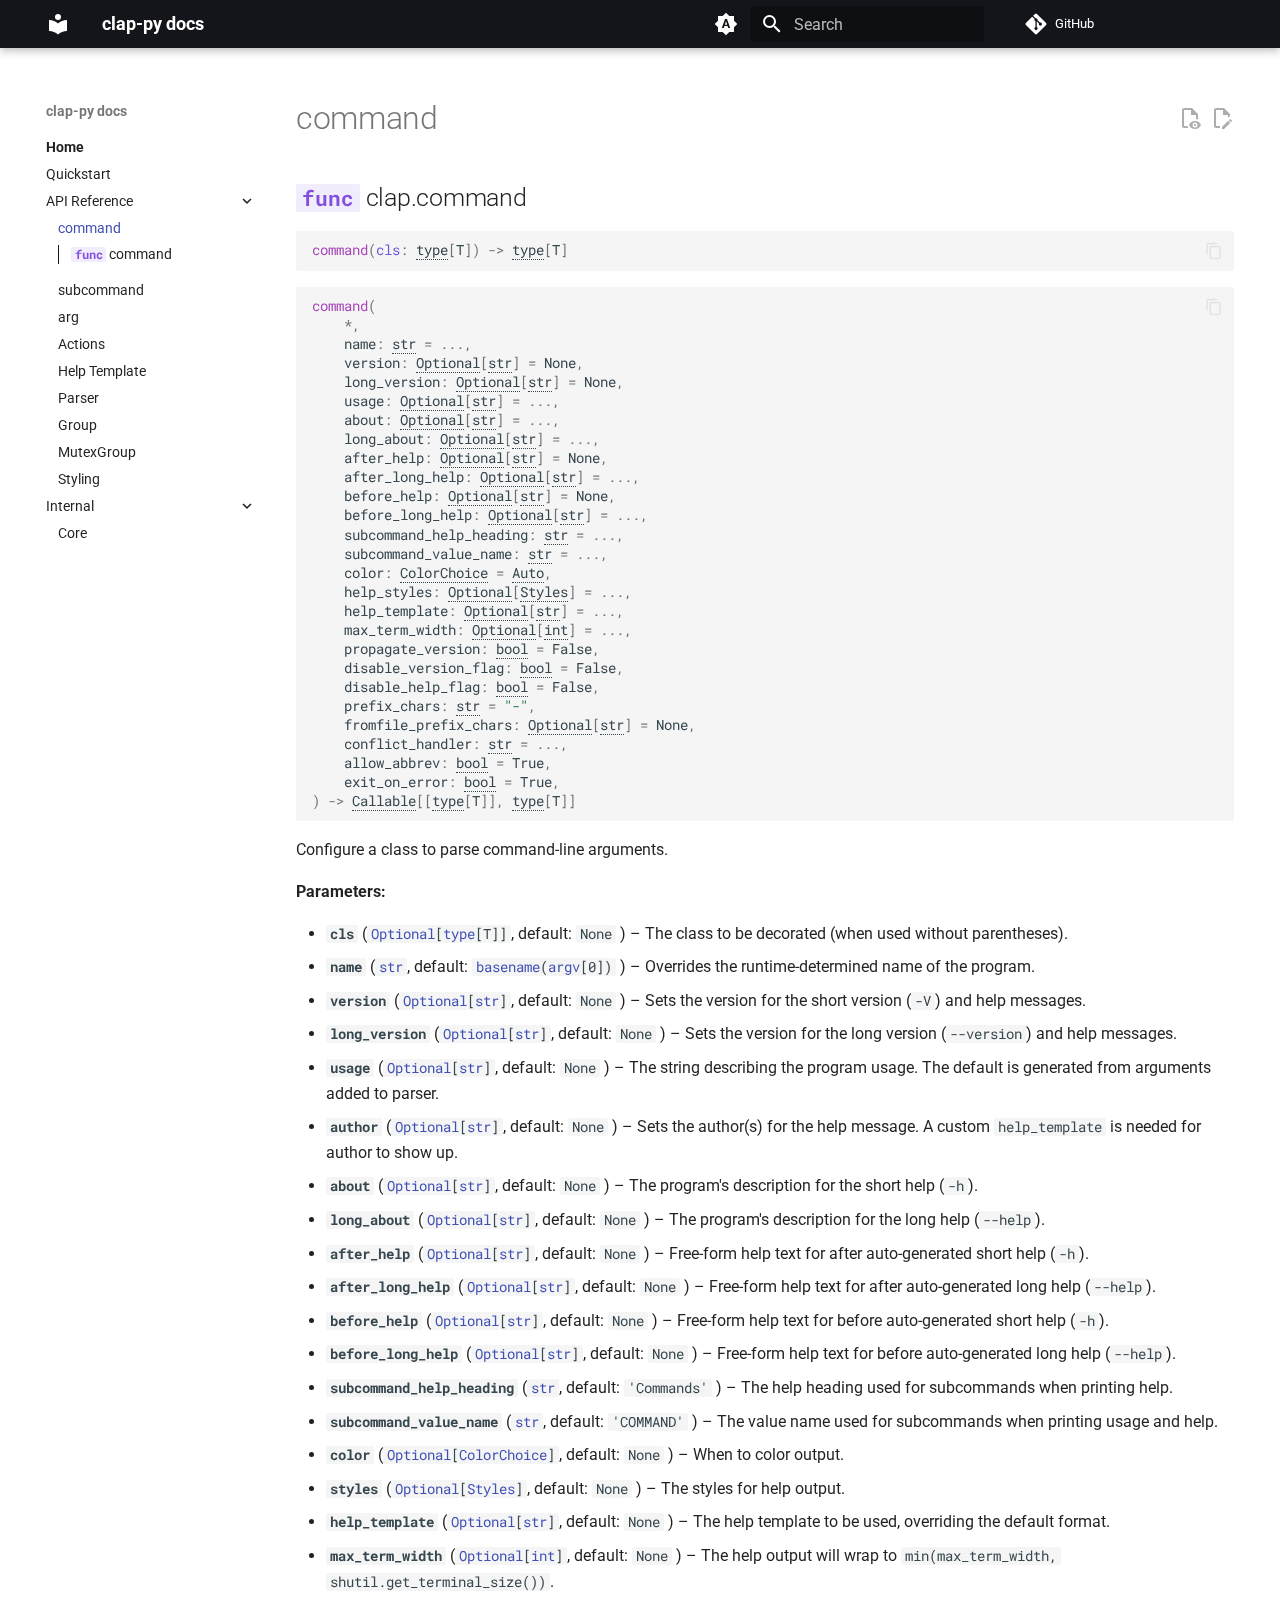
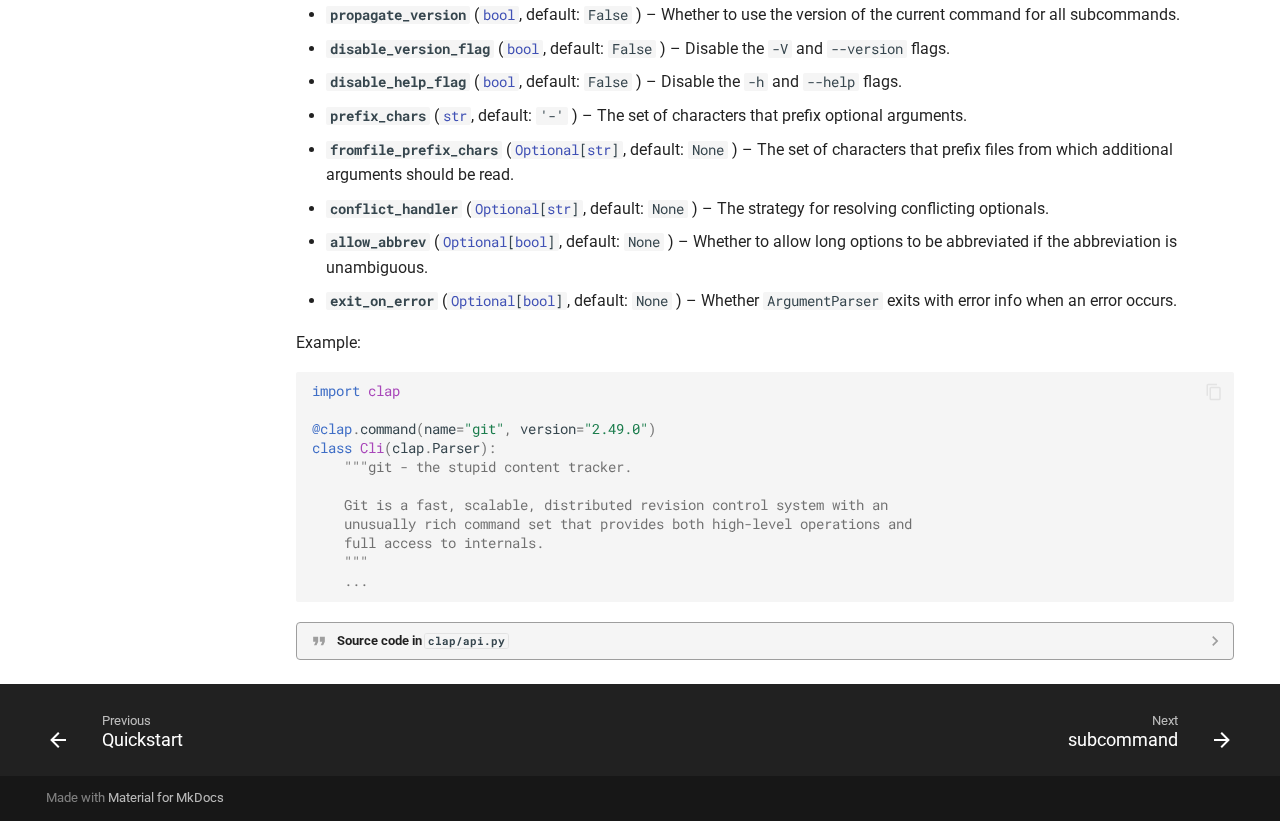
<file: command/index.html>
<!doctype html>
<html lang="en" class="no-js">
  <head>
    
      <meta charset="utf-8">
      <meta name="viewport" content="width=device-width,initial-scale=1">
      
      
      
        <link rel="canonical" href="https://adityasz.github.io/clap-py/command/">
      
      
        <link rel="prev" href="../quickstart/">
      
      
        <link rel="next" href="../subcommand/">
      
      
      <link rel="icon" href="../assets/images/favicon.png">
      <meta name="generator" content="mkdocs-1.6.1, mkdocs-material-9.6.14">
    
    
      
        <title>command - clap-py docs</title>
      
    
    
      <link rel="stylesheet" href="../assets/stylesheets/main.342714a4.min.css">
      
        
        <link rel="stylesheet" href="../assets/stylesheets/palette.06af60db.min.css">
      
      


    
    
      
    
    
      
        
        
        <link rel="preconnect" href="https://fonts.gstatic.com" crossorigin>
        <link rel="stylesheet" href="https://fonts.googleapis.com/css?family=Roboto:300,300i,400,400i,700,700i%7CRoboto+Mono:400,400i,700,700i&display=fallback">
        <style>:root{--md-text-font:"Roboto";--md-code-font:"Roboto Mono"}</style>
      
    
    
      <link rel="stylesheet" href="../assets/_mkdocstrings.css">
    
      <link rel="stylesheet" href="../stylesheets/custom.css">
    
    <script>__md_scope=new URL("..",location),__md_hash=e=>[...e].reduce(((e,_)=>(e<<5)-e+_.charCodeAt(0)),0),__md_get=(e,_=localStorage,t=__md_scope)=>JSON.parse(_.getItem(t.pathname+"."+e)),__md_set=(e,_,t=localStorage,a=__md_scope)=>{try{t.setItem(a.pathname+"."+e,JSON.stringify(_))}catch(e){}}</script>
    
      

    
    
    
  </head>
  
  
    
    
      
    
    
    
    
    <body dir="ltr" data-md-color-scheme="default" data-md-color-primary="black" data-md-color-accent="lime">
  
    
    <input class="md-toggle" data-md-toggle="drawer" type="checkbox" id="__drawer" autocomplete="off">
    <input class="md-toggle" data-md-toggle="search" type="checkbox" id="__search" autocomplete="off">
    <label class="md-overlay" for="__drawer"></label>
    <div data-md-component="skip">
      
        
        <a href="#command" class="md-skip">
          Skip to content
        </a>
      
    </div>
    <div data-md-component="announce">
      
    </div>
    
    
      

  

<header class="md-header md-header--shadow" data-md-component="header">
  <nav class="md-header__inner md-grid" aria-label="Header">
    <a href=".." title="clap-py docs" class="md-header__button md-logo" aria-label="clap-py docs" data-md-component="logo">
      
  
  <svg xmlns="http://www.w3.org/2000/svg" viewBox="0 0 24 24"><path d="M12 8a3 3 0 0 0 3-3 3 3 0 0 0-3-3 3 3 0 0 0-3 3 3 3 0 0 0 3 3m0 3.54C9.64 9.35 6.5 8 3 8v11c3.5 0 6.64 1.35 9 3.54 2.36-2.19 5.5-3.54 9-3.54V8c-3.5 0-6.64 1.35-9 3.54"/></svg>

    </a>
    <label class="md-header__button md-icon" for="__drawer">
      
      <svg xmlns="http://www.w3.org/2000/svg" viewBox="0 0 24 24"><path d="M3 6h18v2H3zm0 5h18v2H3zm0 5h18v2H3z"/></svg>
    </label>
    <div class="md-header__title" data-md-component="header-title">
      <div class="md-header__ellipsis">
        <div class="md-header__topic">
          <span class="md-ellipsis">
            clap-py docs
          </span>
        </div>
        <div class="md-header__topic" data-md-component="header-topic">
          <span class="md-ellipsis">
            
              command
            
          </span>
        </div>
      </div>
    </div>
    
      
        <form class="md-header__option" data-md-component="palette">
  
    
    
    
    <input class="md-option" data-md-color-media="(prefers-color-scheme)" data-md-color-scheme="default" data-md-color-primary="black" data-md-color-accent="lime"  aria-label="Switch to light mode"  type="radio" name="__palette" id="__palette_0">
    
      <label class="md-header__button md-icon" title="Switch to light mode" for="__palette_1" hidden>
        <svg xmlns="http://www.w3.org/2000/svg" viewBox="0 0 24 24"><path d="m14.3 16-.7-2h-3.2l-.7 2H7.8L11 7h2l3.2 9zM20 8.69V4h-4.69L12 .69 8.69 4H4v4.69L.69 12 4 15.31V20h4.69L12 23.31 15.31 20H20v-4.69L23.31 12zm-9.15 3.96h2.3L12 9z"/></svg>
      </label>
    
  
    
    
    
    <input class="md-option" data-md-color-media="(prefers-color-scheme: light)" data-md-color-scheme="default" data-md-color-primary="black" data-md-color-accent="lime"  aria-label="Switch to dark mode"  type="radio" name="__palette" id="__palette_1">
    
      <label class="md-header__button md-icon" title="Switch to dark mode" for="__palette_2" hidden>
        <svg xmlns="http://www.w3.org/2000/svg" viewBox="0 0 24 24"><path d="M12 8a4 4 0 0 0-4 4 4 4 0 0 0 4 4 4 4 0 0 0 4-4 4 4 0 0 0-4-4m0 10a6 6 0 0 1-6-6 6 6 0 0 1 6-6 6 6 0 0 1 6 6 6 6 0 0 1-6 6m8-9.31V4h-4.69L12 .69 8.69 4H4v4.69L.69 12 4 15.31V20h4.69L12 23.31 15.31 20H20v-4.69L23.31 12z"/></svg>
      </label>
    
  
    
    
    
    <input class="md-option" data-md-color-media="(prefers-color-scheme: dark)" data-md-color-scheme="slate" data-md-color-primary="black" data-md-color-accent="lime"  aria-label="Switch to system preference"  type="radio" name="__palette" id="__palette_2">
    
      <label class="md-header__button md-icon" title="Switch to system preference" for="__palette_0" hidden>
        <svg xmlns="http://www.w3.org/2000/svg" viewBox="0 0 24 24"><path d="M12 18c-.89 0-1.74-.2-2.5-.55C11.56 16.5 13 14.42 13 12s-1.44-4.5-3.5-5.45C10.26 6.2 11.11 6 12 6a6 6 0 0 1 6 6 6 6 0 0 1-6 6m8-9.31V4h-4.69L12 .69 8.69 4H4v4.69L.69 12 4 15.31V20h4.69L12 23.31 15.31 20H20v-4.69L23.31 12z"/></svg>
      </label>
    
  
</form>
      
    
    
      <script>var palette=__md_get("__palette");if(palette&&palette.color){if("(prefers-color-scheme)"===palette.color.media){var media=matchMedia("(prefers-color-scheme: light)"),input=document.querySelector(media.matches?"[data-md-color-media='(prefers-color-scheme: light)']":"[data-md-color-media='(prefers-color-scheme: dark)']");palette.color.media=input.getAttribute("data-md-color-media"),palette.color.scheme=input.getAttribute("data-md-color-scheme"),palette.color.primary=input.getAttribute("data-md-color-primary"),palette.color.accent=input.getAttribute("data-md-color-accent")}for(var[key,value]of Object.entries(palette.color))document.body.setAttribute("data-md-color-"+key,value)}</script>
    
    
    
      
      
        <label class="md-header__button md-icon" for="__search">
          
          <svg xmlns="http://www.w3.org/2000/svg" viewBox="0 0 24 24"><path d="M9.5 3A6.5 6.5 0 0 1 16 9.5c0 1.61-.59 3.09-1.56 4.23l.27.27h.79l5 5-1.5 1.5-5-5v-.79l-.27-.27A6.52 6.52 0 0 1 9.5 16 6.5 6.5 0 0 1 3 9.5 6.5 6.5 0 0 1 9.5 3m0 2C7 5 5 7 5 9.5S7 14 9.5 14 14 12 14 9.5 12 5 9.5 5"/></svg>
        </label>
        <div class="md-search" data-md-component="search" role="dialog">
  <label class="md-search__overlay" for="__search"></label>
  <div class="md-search__inner" role="search">
    <form class="md-search__form" name="search">
      <input type="text" class="md-search__input" name="query" aria-label="Search" placeholder="Search" autocapitalize="off" autocorrect="off" autocomplete="off" spellcheck="false" data-md-component="search-query" required>
      <label class="md-search__icon md-icon" for="__search">
        
        <svg xmlns="http://www.w3.org/2000/svg" viewBox="0 0 24 24"><path d="M9.5 3A6.5 6.5 0 0 1 16 9.5c0 1.61-.59 3.09-1.56 4.23l.27.27h.79l5 5-1.5 1.5-5-5v-.79l-.27-.27A6.52 6.52 0 0 1 9.5 16 6.5 6.5 0 0 1 3 9.5 6.5 6.5 0 0 1 9.5 3m0 2C7 5 5 7 5 9.5S7 14 9.5 14 14 12 14 9.5 12 5 9.5 5"/></svg>
        
        <svg xmlns="http://www.w3.org/2000/svg" viewBox="0 0 24 24"><path d="M20 11v2H8l5.5 5.5-1.42 1.42L4.16 12l7.92-7.92L13.5 5.5 8 11z"/></svg>
      </label>
      <nav class="md-search__options" aria-label="Search">
        
        <button type="reset" class="md-search__icon md-icon" title="Clear" aria-label="Clear" tabindex="-1">
          
          <svg xmlns="http://www.w3.org/2000/svg" viewBox="0 0 24 24"><path d="M19 6.41 17.59 5 12 10.59 6.41 5 5 6.41 10.59 12 5 17.59 6.41 19 12 13.41 17.59 19 19 17.59 13.41 12z"/></svg>
        </button>
      </nav>
      
        <div class="md-search__suggest" data-md-component="search-suggest"></div>
      
    </form>
    <div class="md-search__output">
      <div class="md-search__scrollwrap" tabindex="0" data-md-scrollfix>
        <div class="md-search-result" data-md-component="search-result">
          <div class="md-search-result__meta">
            Initializing search
          </div>
          <ol class="md-search-result__list" role="presentation"></ol>
        </div>
      </div>
    </div>
  </div>
</div>
      
    
    
      <div class="md-header__source">
        <a href="https://github.com/adityasz/clap-py" title="Go to repository" class="md-source" data-md-component="source">
  <div class="md-source__icon md-icon">
    
    <svg xmlns="http://www.w3.org/2000/svg" viewBox="0 0 448 512"><!--! Font Awesome Free 6.7.2 by @fontawesome - https://fontawesome.com License - https://fontawesome.com/license/free (Icons: CC BY 4.0, Fonts: SIL OFL 1.1, Code: MIT License) Copyright 2024 Fonticons, Inc.--><path d="M439.55 236.05 244 40.45a28.87 28.87 0 0 0-40.81 0l-40.66 40.63 51.52 51.52c27.06-9.14 52.68 16.77 43.39 43.68l49.66 49.66c34.23-11.8 61.18 31 35.47 56.69-26.49 26.49-70.21-2.87-56-37.34L240.22 199v121.85c25.3 12.54 22.26 41.85 9.08 55a34.34 34.34 0 0 1-48.55 0c-17.57-17.6-11.07-46.91 11.25-56v-123c-20.8-8.51-24.6-30.74-18.64-45L142.57 101 8.45 235.14a28.86 28.86 0 0 0 0 40.81l195.61 195.6a28.86 28.86 0 0 0 40.8 0l194.69-194.69a28.86 28.86 0 0 0 0-40.81"/></svg>
  </div>
  <div class="md-source__repository">
    GitHub
  </div>
</a>
      </div>
    
  </nav>
  
</header>
    
    <div class="md-container" data-md-component="container">
      
      
        
          
        
      
      <main class="md-main" data-md-component="main">
        <div class="md-main__inner md-grid">
          
            
              
              <div class="md-sidebar md-sidebar--primary" data-md-component="sidebar" data-md-type="navigation" >
                <div class="md-sidebar__scrollwrap">
                  <div class="md-sidebar__inner">
                    



  

<nav class="md-nav md-nav--primary md-nav--integrated" aria-label="Navigation" data-md-level="0">
  <label class="md-nav__title" for="__drawer">
    <a href=".." title="clap-py docs" class="md-nav__button md-logo" aria-label="clap-py docs" data-md-component="logo">
      
  
  <svg xmlns="http://www.w3.org/2000/svg" viewBox="0 0 24 24"><path d="M12 8a3 3 0 0 0 3-3 3 3 0 0 0-3-3 3 3 0 0 0-3 3 3 3 0 0 0 3 3m0 3.54C9.64 9.35 6.5 8 3 8v11c3.5 0 6.64 1.35 9 3.54 2.36-2.19 5.5-3.54 9-3.54V8c-3.5 0-6.64 1.35-9 3.54"/></svg>

    </a>
    clap-py docs
  </label>
  
    <div class="md-nav__source">
      <a href="https://github.com/adityasz/clap-py" title="Go to repository" class="md-source" data-md-component="source">
  <div class="md-source__icon md-icon">
    
    <svg xmlns="http://www.w3.org/2000/svg" viewBox="0 0 448 512"><!--! Font Awesome Free 6.7.2 by @fontawesome - https://fontawesome.com License - https://fontawesome.com/license/free (Icons: CC BY 4.0, Fonts: SIL OFL 1.1, Code: MIT License) Copyright 2024 Fonticons, Inc.--><path d="M439.55 236.05 244 40.45a28.87 28.87 0 0 0-40.81 0l-40.66 40.63 51.52 51.52c27.06-9.14 52.68 16.77 43.39 43.68l49.66 49.66c34.23-11.8 61.18 31 35.47 56.69-26.49 26.49-70.21-2.87-56-37.34L240.22 199v121.85c25.3 12.54 22.26 41.85 9.08 55a34.34 34.34 0 0 1-48.55 0c-17.57-17.6-11.07-46.91 11.25-56v-123c-20.8-8.51-24.6-30.74-18.64-45L142.57 101 8.45 235.14a28.86 28.86 0 0 0 0 40.81l195.61 195.6a28.86 28.86 0 0 0 40.8 0l194.69-194.69a28.86 28.86 0 0 0 0-40.81"/></svg>
  </div>
  <div class="md-source__repository">
    GitHub
  </div>
</a>
    </div>
  
  <ul class="md-nav__list" data-md-scrollfix>
    
      
      
  
  
    
  
  
  
    
    
      
        
          
        
      
        
      
        
      
        
      
    
    
    
      
        
        
      
    
    
    <li class="md-nav__item md-nav__item--active md-nav__item--section md-nav__item--nested">
      
        
        
        <input class="md-nav__toggle md-toggle " type="checkbox" id="__nav_1" checked>
        
          
          <div class="md-nav__link md-nav__container">
            <a href=".." class="md-nav__link ">
              
  
  
  <span class="md-ellipsis">
    Home
    
  </span>
  

            </a>
            
              
              <label class="md-nav__link " for="__nav_1" id="__nav_1_label" tabindex="">
                <span class="md-nav__icon md-icon"></span>
              </label>
            
          </div>
        
        <nav class="md-nav" data-md-level="1" aria-labelledby="__nav_1_label" aria-expanded="true">
          <label class="md-nav__title" for="__nav_1">
            <span class="md-nav__icon md-icon"></span>
            Home
          </label>
          <ul class="md-nav__list" data-md-scrollfix>
            
              
            
              
                
  
  
  
  
    <li class="md-nav__item">
      <a href="../quickstart/" class="md-nav__link">
        
  
  
  <span class="md-ellipsis">
    Quickstart
    
  </span>
  

      </a>
    </li>
  

              
            
              
                
  
  
    
  
  
  
    
    
      
        
      
        
      
        
      
        
      
        
      
        
      
        
      
        
      
        
      
    
    
    
      
    
    
    <li class="md-nav__item md-nav__item--active md-nav__item--nested">
      
        
        
        <input class="md-nav__toggle md-toggle " type="checkbox" id="__nav_1_3" checked>
        
          
          <label class="md-nav__link" for="__nav_1_3" id="__nav_1_3_label" tabindex="0">
            
  
  
  <span class="md-ellipsis">
    API Reference
    
  </span>
  

            <span class="md-nav__icon md-icon"></span>
          </label>
        
        <nav class="md-nav" data-md-level="2" aria-labelledby="__nav_1_3_label" aria-expanded="true">
          <label class="md-nav__title" for="__nav_1_3">
            <span class="md-nav__icon md-icon"></span>
            API Reference
          </label>
          <ul class="md-nav__list" data-md-scrollfix>
            
              
                
  
  
    
  
  
  
    <li class="md-nav__item md-nav__item--active">
      
      <input class="md-nav__toggle md-toggle" type="checkbox" id="__toc">
      
      
        
      
      
        <label class="md-nav__link md-nav__link--active" for="__toc">
          
  
  
  <span class="md-ellipsis">
    command
    
  </span>
  

          <span class="md-nav__icon md-icon"></span>
        </label>
      
      <a href="./" class="md-nav__link md-nav__link--active">
        
  
  
  <span class="md-ellipsis">
    command
    
  </span>
  

      </a>
      
        

<nav class="md-nav md-nav--secondary" aria-label="Table of contents">
  
  
  
    
  
  
    <label class="md-nav__title" for="__toc">
      <span class="md-nav__icon md-icon"></span>
      Table of contents
    </label>
    <ul class="md-nav__list" data-md-component="toc" data-md-scrollfix>
      
        <li class="md-nav__item">
  <a href="#clap.command" class="md-nav__link">
    <span class="md-ellipsis">
      <code class="doc-symbol doc-symbol-toc doc-symbol-function"></code>&nbsp;command
    </span>
  </a>
  
</li>
      
    </ul>
  
</nav>
      
    </li>
  

              
            
              
                
  
  
  
  
    <li class="md-nav__item">
      <a href="../subcommand/" class="md-nav__link">
        
  
  
  <span class="md-ellipsis">
    subcommand
    
  </span>
  

      </a>
    </li>
  

              
            
              
                
  
  
  
  
    <li class="md-nav__item">
      <a href="../arg/" class="md-nav__link">
        
  
  
  <span class="md-ellipsis">
    arg
    
  </span>
  

      </a>
    </li>
  

              
            
              
                
  
  
  
  
    <li class="md-nav__item">
      <a href="../actions/" class="md-nav__link">
        
  
  
  <span class="md-ellipsis">
    Actions
    
  </span>
  

      </a>
    </li>
  

              
            
              
                
  
  
  
  
    <li class="md-nav__item">
      <a href="../help/" class="md-nav__link">
        
  
  
  <span class="md-ellipsis">
    Help Template
    
  </span>
  

      </a>
    </li>
  

              
            
              
                
  
  
  
  
    <li class="md-nav__item">
      <a href="../parser/" class="md-nav__link">
        
  
  
  <span class="md-ellipsis">
    Parser
    
  </span>
  

      </a>
    </li>
  

              
            
              
                
  
  
  
  
    <li class="md-nav__item">
      <a href="../group/" class="md-nav__link">
        
  
  
  <span class="md-ellipsis">
    Group
    
  </span>
  

      </a>
    </li>
  

              
            
              
                
  
  
  
  
    <li class="md-nav__item">
      <a href="../mutex_group/" class="md-nav__link">
        
  
  
  <span class="md-ellipsis">
    MutexGroup
    
  </span>
  

      </a>
    </li>
  

              
            
              
                
  
  
  
  
    <li class="md-nav__item">
      <a href="../styling/" class="md-nav__link">
        
  
  
  <span class="md-ellipsis">
    Styling
    
  </span>
  

      </a>
    </li>
  

              
            
          </ul>
        </nav>
      
    </li>
  

              
            
              
                
  
  
  
  
    
    
      
        
      
    
    
    
      
    
    
    <li class="md-nav__item md-nav__item--nested">
      
        
        
          
        
        <input class="md-nav__toggle md-toggle md-toggle--indeterminate" type="checkbox" id="__nav_1_4" >
        
          
          <label class="md-nav__link" for="__nav_1_4" id="__nav_1_4_label" tabindex="0">
            
  
  
  <span class="md-ellipsis">
    Internal
    
  </span>
  

            <span class="md-nav__icon md-icon"></span>
          </label>
        
        <nav class="md-nav" data-md-level="2" aria-labelledby="__nav_1_4_label" aria-expanded="false">
          <label class="md-nav__title" for="__nav_1_4">
            <span class="md-nav__icon md-icon"></span>
            Internal
          </label>
          <ul class="md-nav__list" data-md-scrollfix>
            
              
                
  
  
  
  
    <li class="md-nav__item">
      <a href="../core/" class="md-nav__link">
        
  
  
  <span class="md-ellipsis">
    Core
    
  </span>
  

      </a>
    </li>
  

              
            
          </ul>
        </nav>
      
    </li>
  

              
            
          </ul>
        </nav>
      
    </li>
  

    
  </ul>
</nav>
                  </div>
                </div>
              </div>
            
            
          
          
            <div class="md-content" data-md-component="content">
              <article class="md-content__inner md-typeset">
                
                  


  
    <a href="https://github.com/adityasz/clap-py/edit/master/docs/command.md" title="Edit this page" class="md-content__button md-icon">
      
      <svg xmlns="http://www.w3.org/2000/svg" viewBox="0 0 24 24"><path d="M10 20H6V4h7v5h5v3.1l2-2V8l-6-6H6c-1.1 0-2 .9-2 2v16c0 1.1.9 2 2 2h4zm10.2-7c.1 0 .3.1.4.2l1.3 1.3c.2.2.2.6 0 .8l-1 1-2.1-2.1 1-1c.1-.1.2-.2.4-.2m0 3.9L14.1 23H12v-2.1l6.1-6.1z"/></svg>
    </a>
  
  
    
      
    
    <a href="https://github.com/adityasz/clap-py/raw/master/docs/command.md" title="View source of this page" class="md-content__button md-icon">
      
      <svg xmlns="http://www.w3.org/2000/svg" viewBox="0 0 24 24"><path d="M17 18c.56 0 1 .44 1 1s-.44 1-1 1-1-.44-1-1 .44-1 1-1m0-3c-2.73 0-5.06 1.66-6 4 .94 2.34 3.27 4 6 4s5.06-1.66 6-4c-.94-2.34-3.27-4-6-4m0 6.5a2.5 2.5 0 0 1-2.5-2.5 2.5 2.5 0 0 1 2.5-2.5 2.5 2.5 0 0 1 2.5 2.5 2.5 2.5 0 0 1-2.5 2.5M9.27 20H6V4h7v5h5v4.07c.7.08 1.36.25 2 .49V8l-6-6H6a2 2 0 0 0-2 2v16a2 2 0 0 0 2 2h4.5a8.2 8.2 0 0 1-1.23-2"/></svg>
    </a>
  


<h1 id="command">command</h1>


<div class="doc doc-object doc-function">


<h2 id="clap.command" class="doc doc-heading">
<code class="doc-symbol doc-symbol-heading doc-symbol-function"></code>            <span class="doc doc-object-name doc-function-name">clap.command</span>


</h2>
          <div class="doc-overloads">
<div class="doc-signature highlight"><pre><span></span><code><span class="nf">command</span><span class="p">(</span><span class="bp">cls</span><span class="p">:</span> <span class="n"><a class="autorefs autorefs-external" href="https://docs.python.org/3/library/functions.html#type">type</a></span><span class="p">[</span><span class="n"><span title="clap.T">T</span></span><span class="p">])</span> <span class="o">-&gt;</span> <span class="n"><a class="autorefs autorefs-external" href="https://docs.python.org/3/library/functions.html#type">type</a></span><span class="p">[</span><span class="n"><span title="clap.T">T</span></span><span class="p">]</span>
</code></pre></div><div class="doc-signature highlight"><pre><span></span><code><span class="nf">command</span><span class="p">(</span>
    <span class="o">*</span><span class="p">,</span>
    <span class="n">name</span><span class="p">:</span> <span class="n"><a class="autorefs autorefs-external" href="https://docs.python.org/3/library/stdtypes.html#str">str</a></span> <span class="o">=</span> <span class="o">...</span><span class="p">,</span>
    <span class="n">version</span><span class="p">:</span> <span class="n"><a class="autorefs autorefs-external" title="&lt;code&gt;typing.Optional&lt;/code&gt;" href="https://docs.python.org/3/library/typing.html#typing.Optional">Optional</a></span><span class="p">[</span><span class="n"><a class="autorefs autorefs-external" href="https://docs.python.org/3/library/stdtypes.html#str">str</a></span><span class="p">]</span> <span class="o">=</span> <span class="kc">None</span><span class="p">,</span>
    <span class="n">long_version</span><span class="p">:</span> <span class="n"><a class="autorefs autorefs-external" title="&lt;code&gt;typing.Optional&lt;/code&gt;" href="https://docs.python.org/3/library/typing.html#typing.Optional">Optional</a></span><span class="p">[</span><span class="n"><a class="autorefs autorefs-external" href="https://docs.python.org/3/library/stdtypes.html#str">str</a></span><span class="p">]</span> <span class="o">=</span> <span class="kc">None</span><span class="p">,</span>
    <span class="n">usage</span><span class="p">:</span> <span class="n"><a class="autorefs autorefs-external" title="&lt;code&gt;typing.Optional&lt;/code&gt;" href="https://docs.python.org/3/library/typing.html#typing.Optional">Optional</a></span><span class="p">[</span><span class="n"><a class="autorefs autorefs-external" href="https://docs.python.org/3/library/stdtypes.html#str">str</a></span><span class="p">]</span> <span class="o">=</span> <span class="o">...</span><span class="p">,</span>
    <span class="n">about</span><span class="p">:</span> <span class="n"><a class="autorefs autorefs-external" title="&lt;code&gt;typing.Optional&lt;/code&gt;" href="https://docs.python.org/3/library/typing.html#typing.Optional">Optional</a></span><span class="p">[</span><span class="n"><a class="autorefs autorefs-external" href="https://docs.python.org/3/library/stdtypes.html#str">str</a></span><span class="p">]</span> <span class="o">=</span> <span class="o">...</span><span class="p">,</span>
    <span class="n">long_about</span><span class="p">:</span> <span class="n"><a class="autorefs autorefs-external" title="&lt;code&gt;typing.Optional&lt;/code&gt;" href="https://docs.python.org/3/library/typing.html#typing.Optional">Optional</a></span><span class="p">[</span><span class="n"><a class="autorefs autorefs-external" href="https://docs.python.org/3/library/stdtypes.html#str">str</a></span><span class="p">]</span> <span class="o">=</span> <span class="o">...</span><span class="p">,</span>
    <span class="n">after_help</span><span class="p">:</span> <span class="n"><a class="autorefs autorefs-external" title="&lt;code&gt;typing.Optional&lt;/code&gt;" href="https://docs.python.org/3/library/typing.html#typing.Optional">Optional</a></span><span class="p">[</span><span class="n"><a class="autorefs autorefs-external" href="https://docs.python.org/3/library/stdtypes.html#str">str</a></span><span class="p">]</span> <span class="o">=</span> <span class="kc">None</span><span class="p">,</span>
    <span class="n">after_long_help</span><span class="p">:</span> <span class="n"><a class="autorefs autorefs-external" title="&lt;code&gt;typing.Optional&lt;/code&gt;" href="https://docs.python.org/3/library/typing.html#typing.Optional">Optional</a></span><span class="p">[</span><span class="n"><a class="autorefs autorefs-external" href="https://docs.python.org/3/library/stdtypes.html#str">str</a></span><span class="p">]</span> <span class="o">=</span> <span class="o">...</span><span class="p">,</span>
    <span class="n">before_help</span><span class="p">:</span> <span class="n"><a class="autorefs autorefs-external" title="&lt;code&gt;typing.Optional&lt;/code&gt;" href="https://docs.python.org/3/library/typing.html#typing.Optional">Optional</a></span><span class="p">[</span><span class="n"><a class="autorefs autorefs-external" href="https://docs.python.org/3/library/stdtypes.html#str">str</a></span><span class="p">]</span> <span class="o">=</span> <span class="kc">None</span><span class="p">,</span>
    <span class="n">before_long_help</span><span class="p">:</span> <span class="n"><a class="autorefs autorefs-external" title="&lt;code&gt;typing.Optional&lt;/code&gt;" href="https://docs.python.org/3/library/typing.html#typing.Optional">Optional</a></span><span class="p">[</span><span class="n"><a class="autorefs autorefs-external" href="https://docs.python.org/3/library/stdtypes.html#str">str</a></span><span class="p">]</span> <span class="o">=</span> <span class="o">...</span><span class="p">,</span>
    <span class="n">subcommand_help_heading</span><span class="p">:</span> <span class="n"><a class="autorefs autorefs-external" href="https://docs.python.org/3/library/stdtypes.html#str">str</a></span> <span class="o">=</span> <span class="o">...</span><span class="p">,</span>
    <span class="n">subcommand_value_name</span><span class="p">:</span> <span class="n"><a class="autorefs autorefs-external" href="https://docs.python.org/3/library/stdtypes.html#str">str</a></span> <span class="o">=</span> <span class="o">...</span><span class="p">,</span>
    <span class="n">color</span><span class="p">:</span> <span class="n"><a class="autorefs autorefs-internal" title="&lt;code class=&quot;doc-symbol doc-symbol-heading doc-symbol-class&quot;&gt;&lt;/code&gt;            &lt;span class=&quot;doc doc-object-name doc-class-name&quot;&gt;clap.styling.ColorChoice&lt;/span&gt;" href="../styling/#clap.styling.ColorChoice">ColorChoice</a></span> <span class="o">=</span> <span class="n"><a class="autorefs autorefs-internal" title="&lt;code class=&quot;doc-symbol doc-symbol-heading doc-symbol-attribute&quot;&gt;&lt;/code&gt;            &lt;span class=&quot;doc doc-object-name doc-attribute-name&quot;&gt;Auto&lt;/span&gt;


  &lt;span class=&quot;doc doc-labels&quot;&gt;
      &lt;small class=&quot;doc doc-label doc-label-class-attribute&quot;&gt;&lt;code&gt;class-attribute&lt;/code&gt;&lt;/small&gt;
      &lt;small class=&quot;doc doc-label doc-label-instance-attribute&quot;&gt;&lt;code&gt;instance-attribute&lt;/code&gt;&lt;/small&gt;
  &lt;/span&gt; (&lt;code&gt;clap.styling.ColorChoice.Auto&lt;/code&gt;)" href="../styling/#clap.styling.ColorChoice.Auto">Auto</a></span><span class="p">,</span>
    <span class="n">help_styles</span><span class="p">:</span> <span class="n"><a class="autorefs autorefs-external" title="&lt;code&gt;typing.Optional&lt;/code&gt;" href="https://docs.python.org/3/library/typing.html#typing.Optional">Optional</a></span><span class="p">[</span><span class="n"><a class="autorefs autorefs-internal" title="&lt;code class=&quot;doc-symbol doc-symbol-heading doc-symbol-class&quot;&gt;&lt;/code&gt;            &lt;span class=&quot;doc doc-object-name doc-class-name&quot;&gt;clap.styling.Styles&lt;/span&gt;" href="../styling/#clap.styling.Styles">Styles</a></span><span class="p">]</span> <span class="o">=</span> <span class="o">...</span><span class="p">,</span>
    <span class="n">help_template</span><span class="p">:</span> <span class="n"><a class="autorefs autorefs-external" title="&lt;code&gt;typing.Optional&lt;/code&gt;" href="https://docs.python.org/3/library/typing.html#typing.Optional">Optional</a></span><span class="p">[</span><span class="n"><a class="autorefs autorefs-external" href="https://docs.python.org/3/library/stdtypes.html#str">str</a></span><span class="p">]</span> <span class="o">=</span> <span class="o">...</span><span class="p">,</span>
    <span class="n">max_term_width</span><span class="p">:</span> <span class="n"><a class="autorefs autorefs-external" title="&lt;code&gt;typing.Optional&lt;/code&gt;" href="https://docs.python.org/3/library/typing.html#typing.Optional">Optional</a></span><span class="p">[</span><span class="n"><a class="autorefs autorefs-external" href="https://docs.python.org/3/library/functions.html#int">int</a></span><span class="p">]</span> <span class="o">=</span> <span class="o">...</span><span class="p">,</span>
    <span class="n">propagate_version</span><span class="p">:</span> <span class="n"><a class="autorefs autorefs-external" href="https://docs.python.org/3/library/functions.html#bool">bool</a></span> <span class="o">=</span> <span class="kc">False</span><span class="p">,</span>
    <span class="n">disable_version_flag</span><span class="p">:</span> <span class="n"><a class="autorefs autorefs-external" href="https://docs.python.org/3/library/functions.html#bool">bool</a></span> <span class="o">=</span> <span class="kc">False</span><span class="p">,</span>
    <span class="n">disable_help_flag</span><span class="p">:</span> <span class="n"><a class="autorefs autorefs-external" href="https://docs.python.org/3/library/functions.html#bool">bool</a></span> <span class="o">=</span> <span class="kc">False</span><span class="p">,</span>
    <span class="n">prefix_chars</span><span class="p">:</span> <span class="n"><a class="autorefs autorefs-external" href="https://docs.python.org/3/library/stdtypes.html#str">str</a></span> <span class="o">=</span> <span class="s2">&quot;-&quot;</span><span class="p">,</span>
    <span class="n">fromfile_prefix_chars</span><span class="p">:</span> <span class="n"><a class="autorefs autorefs-external" title="&lt;code&gt;typing.Optional&lt;/code&gt;" href="https://docs.python.org/3/library/typing.html#typing.Optional">Optional</a></span><span class="p">[</span><span class="n"><a class="autorefs autorefs-external" href="https://docs.python.org/3/library/stdtypes.html#str">str</a></span><span class="p">]</span> <span class="o">=</span> <span class="kc">None</span><span class="p">,</span>
    <span class="n">conflict_handler</span><span class="p">:</span> <span class="n"><a class="autorefs autorefs-external" href="https://docs.python.org/3/library/stdtypes.html#str">str</a></span> <span class="o">=</span> <span class="o">...</span><span class="p">,</span>
    <span class="n">allow_abbrev</span><span class="p">:</span> <span class="n"><a class="autorefs autorefs-external" href="https://docs.python.org/3/library/functions.html#bool">bool</a></span> <span class="o">=</span> <span class="kc">True</span><span class="p">,</span>
    <span class="n">exit_on_error</span><span class="p">:</span> <span class="n"><a class="autorefs autorefs-external" href="https://docs.python.org/3/library/functions.html#bool">bool</a></span> <span class="o">=</span> <span class="kc">True</span><span class="p">,</span>
<span class="p">)</span> <span class="o">-&gt;</span> <span class="n"><a class="autorefs autorefs-external" title="&lt;code&gt;collections.abc.Callable&lt;/code&gt;" href="https://docs.python.org/3/library/collections.abc.html#collections.abc.Callable">Callable</a></span><span class="p">[[</span><span class="n"><a class="autorefs autorefs-external" href="https://docs.python.org/3/library/functions.html#type">type</a></span><span class="p">[</span><span class="n"><span title="clap.T">T</span></span><span class="p">]],</span> <span class="n"><a class="autorefs autorefs-external" href="https://docs.python.org/3/library/functions.html#type">type</a></span><span class="p">[</span><span class="n"><span title="clap.T">T</span></span><span class="p">]]</span>
</code></pre></div>          </div>
<div class="doc-signature highlight"><pre><span></span><code><span class="nf">command</span><span class="p">(</span>
    <span class="bp">cls</span><span class="p">:</span> <span class="n"><a class="autorefs autorefs-external" title="&lt;code&gt;typing.Optional&lt;/code&gt;" href="https://docs.python.org/3/library/typing.html#typing.Optional">Optional</a></span><span class="p">[</span><span class="n"><a class="autorefs autorefs-external" href="https://docs.python.org/3/library/functions.html#type">type</a></span><span class="p">[</span><span class="n"><span title="clap.T">T</span></span><span class="p">]]</span> <span class="o">=</span> <span class="kc">None</span><span class="p">,</span>
    <span class="o">/</span><span class="p">,</span>
    <span class="o">*</span><span class="p">,</span>
    <span class="n">name</span><span class="p">:</span> <span class="n"><a class="autorefs autorefs-external" href="https://docs.python.org/3/library/stdtypes.html#str">str</a></span> <span class="o">=</span> <span class="n"><a class="autorefs autorefs-external" title="&lt;code&gt;os.path.basename&lt;/code&gt;" href="https://docs.python.org/3/library/os.path.html#os.path.basename">basename</a></span><span class="p">(</span><span class="n"><a class="autorefs autorefs-external" title="&lt;code&gt;sys.argv&lt;/code&gt;" href="https://docs.python.org/3/library/sys.html#sys.argv">argv</a></span><span class="p">[</span><span class="mi">0</span><span class="p">]),</span>
    <span class="n">version</span><span class="p">:</span> <span class="n"><a class="autorefs autorefs-external" title="&lt;code&gt;typing.Optional&lt;/code&gt;" href="https://docs.python.org/3/library/typing.html#typing.Optional">Optional</a></span><span class="p">[</span><span class="n"><a class="autorefs autorefs-external" href="https://docs.python.org/3/library/stdtypes.html#str">str</a></span><span class="p">]</span> <span class="o">=</span> <span class="kc">None</span><span class="p">,</span>
    <span class="n">long_version</span><span class="p">:</span> <span class="n"><a class="autorefs autorefs-external" title="&lt;code&gt;typing.Optional&lt;/code&gt;" href="https://docs.python.org/3/library/typing.html#typing.Optional">Optional</a></span><span class="p">[</span><span class="n"><a class="autorefs autorefs-external" href="https://docs.python.org/3/library/stdtypes.html#str">str</a></span><span class="p">]</span> <span class="o">=</span> <span class="kc">None</span><span class="p">,</span>
    <span class="n">usage</span><span class="p">:</span> <span class="n"><a class="autorefs autorefs-external" title="&lt;code&gt;typing.Optional&lt;/code&gt;" href="https://docs.python.org/3/library/typing.html#typing.Optional">Optional</a></span><span class="p">[</span><span class="n"><a class="autorefs autorefs-external" href="https://docs.python.org/3/library/stdtypes.html#str">str</a></span><span class="p">]</span> <span class="o">=</span> <span class="kc">None</span><span class="p">,</span>
    <span class="n">author</span><span class="p">:</span> <span class="n"><a class="autorefs autorefs-external" title="&lt;code&gt;typing.Optional&lt;/code&gt;" href="https://docs.python.org/3/library/typing.html#typing.Optional">Optional</a></span><span class="p">[</span><span class="n"><a class="autorefs autorefs-external" href="https://docs.python.org/3/library/stdtypes.html#str">str</a></span><span class="p">]</span> <span class="o">=</span> <span class="kc">None</span><span class="p">,</span>
    <span class="n">about</span><span class="p">:</span> <span class="n"><a class="autorefs autorefs-external" title="&lt;code&gt;typing.Optional&lt;/code&gt;" href="https://docs.python.org/3/library/typing.html#typing.Optional">Optional</a></span><span class="p">[</span><span class="n"><a class="autorefs autorefs-external" href="https://docs.python.org/3/library/stdtypes.html#str">str</a></span><span class="p">]</span> <span class="o">=</span> <span class="kc">None</span><span class="p">,</span>
    <span class="n">long_about</span><span class="p">:</span> <span class="n"><a class="autorefs autorefs-external" title="&lt;code&gt;typing.Optional&lt;/code&gt;" href="https://docs.python.org/3/library/typing.html#typing.Optional">Optional</a></span><span class="p">[</span><span class="n"><a class="autorefs autorefs-external" href="https://docs.python.org/3/library/stdtypes.html#str">str</a></span><span class="p">]</span> <span class="o">=</span> <span class="kc">None</span><span class="p">,</span>
    <span class="n">before_help</span><span class="p">:</span> <span class="n"><a class="autorefs autorefs-external" title="&lt;code&gt;typing.Optional&lt;/code&gt;" href="https://docs.python.org/3/library/typing.html#typing.Optional">Optional</a></span><span class="p">[</span><span class="n"><a class="autorefs autorefs-external" href="https://docs.python.org/3/library/stdtypes.html#str">str</a></span><span class="p">]</span> <span class="o">=</span> <span class="kc">None</span><span class="p">,</span>
    <span class="n">before_long_help</span><span class="p">:</span> <span class="n"><a class="autorefs autorefs-external" title="&lt;code&gt;typing.Optional&lt;/code&gt;" href="https://docs.python.org/3/library/typing.html#typing.Optional">Optional</a></span><span class="p">[</span><span class="n"><a class="autorefs autorefs-external" href="https://docs.python.org/3/library/stdtypes.html#str">str</a></span><span class="p">]</span> <span class="o">=</span> <span class="kc">None</span><span class="p">,</span>
    <span class="n">after_help</span><span class="p">:</span> <span class="n"><a class="autorefs autorefs-external" title="&lt;code&gt;typing.Optional&lt;/code&gt;" href="https://docs.python.org/3/library/typing.html#typing.Optional">Optional</a></span><span class="p">[</span><span class="n"><a class="autorefs autorefs-external" href="https://docs.python.org/3/library/stdtypes.html#str">str</a></span><span class="p">]</span> <span class="o">=</span> <span class="kc">None</span><span class="p">,</span>
    <span class="n">after_long_help</span><span class="p">:</span> <span class="n"><a class="autorefs autorefs-external" title="&lt;code&gt;typing.Optional&lt;/code&gt;" href="https://docs.python.org/3/library/typing.html#typing.Optional">Optional</a></span><span class="p">[</span><span class="n"><a class="autorefs autorefs-external" href="https://docs.python.org/3/library/stdtypes.html#str">str</a></span><span class="p">]</span> <span class="o">=</span> <span class="kc">None</span><span class="p">,</span>
    <span class="n">subcommand_help_heading</span><span class="p">:</span> <span class="n"><a class="autorefs autorefs-external" href="https://docs.python.org/3/library/stdtypes.html#str">str</a></span> <span class="o">=</span> <span class="s2">&quot;Commands&quot;</span><span class="p">,</span>
    <span class="n">subcommand_value_name</span><span class="p">:</span> <span class="n"><a class="autorefs autorefs-external" href="https://docs.python.org/3/library/stdtypes.html#str">str</a></span> <span class="o">=</span> <span class="s2">&quot;COMMAND&quot;</span><span class="p">,</span>
    <span class="n">color</span><span class="p">:</span> <span class="n"><a class="autorefs autorefs-external" title="&lt;code&gt;typing.Optional&lt;/code&gt;" href="https://docs.python.org/3/library/typing.html#typing.Optional">Optional</a></span><span class="p">[</span><span class="n"><a class="autorefs autorefs-internal" title="&lt;code class=&quot;doc-symbol doc-symbol-heading doc-symbol-class&quot;&gt;&lt;/code&gt;            &lt;span class=&quot;doc doc-object-name doc-class-name&quot;&gt;clap.styling.ColorChoice&lt;/span&gt;" href="../styling/#clap.styling.ColorChoice">ColorChoice</a></span><span class="p">]</span> <span class="o">=</span> <span class="kc">None</span><span class="p">,</span>
    <span class="n">styles</span><span class="p">:</span> <span class="n"><a class="autorefs autorefs-external" title="&lt;code&gt;typing.Optional&lt;/code&gt;" href="https://docs.python.org/3/library/typing.html#typing.Optional">Optional</a></span><span class="p">[</span><span class="n"><a class="autorefs autorefs-internal" title="&lt;code class=&quot;doc-symbol doc-symbol-heading doc-symbol-class&quot;&gt;&lt;/code&gt;            &lt;span class=&quot;doc doc-object-name doc-class-name&quot;&gt;clap.styling.Styles&lt;/span&gt;" href="../styling/#clap.styling.Styles">Styles</a></span><span class="p">]</span> <span class="o">=</span> <span class="kc">None</span><span class="p">,</span>
    <span class="n">help_template</span><span class="p">:</span> <span class="n"><a class="autorefs autorefs-external" title="&lt;code&gt;typing.Optional&lt;/code&gt;" href="https://docs.python.org/3/library/typing.html#typing.Optional">Optional</a></span><span class="p">[</span><span class="n"><a class="autorefs autorefs-external" href="https://docs.python.org/3/library/stdtypes.html#str">str</a></span><span class="p">]</span> <span class="o">=</span> <span class="kc">None</span><span class="p">,</span>
    <span class="n">max_term_width</span><span class="p">:</span> <span class="n"><a class="autorefs autorefs-external" title="&lt;code&gt;typing.Optional&lt;/code&gt;" href="https://docs.python.org/3/library/typing.html#typing.Optional">Optional</a></span><span class="p">[</span><span class="n"><a class="autorefs autorefs-external" href="https://docs.python.org/3/library/functions.html#int">int</a></span><span class="p">]</span> <span class="o">=</span> <span class="kc">None</span><span class="p">,</span>
    <span class="n">propagate_version</span><span class="p">:</span> <span class="n"><a class="autorefs autorefs-external" href="https://docs.python.org/3/library/functions.html#bool">bool</a></span> <span class="o">=</span> <span class="kc">False</span><span class="p">,</span>
    <span class="n">disable_version_flag</span><span class="p">:</span> <span class="n"><a class="autorefs autorefs-external" href="https://docs.python.org/3/library/functions.html#bool">bool</a></span> <span class="o">=</span> <span class="kc">False</span><span class="p">,</span>
    <span class="n">disable_help_flag</span><span class="p">:</span> <span class="n"><a class="autorefs autorefs-external" href="https://docs.python.org/3/library/functions.html#bool">bool</a></span> <span class="o">=</span> <span class="kc">False</span><span class="p">,</span>
    <span class="n">prefix_chars</span><span class="p">:</span> <span class="n"><a class="autorefs autorefs-external" href="https://docs.python.org/3/library/stdtypes.html#str">str</a></span> <span class="o">=</span> <span class="s2">&quot;-&quot;</span><span class="p">,</span>
    <span class="n">fromfile_prefix_chars</span><span class="p">:</span> <span class="n"><a class="autorefs autorefs-external" title="&lt;code&gt;typing.Optional&lt;/code&gt;" href="https://docs.python.org/3/library/typing.html#typing.Optional">Optional</a></span><span class="p">[</span><span class="n"><a class="autorefs autorefs-external" href="https://docs.python.org/3/library/stdtypes.html#str">str</a></span><span class="p">]</span> <span class="o">=</span> <span class="kc">None</span><span class="p">,</span>
    <span class="n">conflict_handler</span><span class="p">:</span> <span class="n"><a class="autorefs autorefs-external" title="&lt;code&gt;typing.Optional&lt;/code&gt;" href="https://docs.python.org/3/library/typing.html#typing.Optional">Optional</a></span><span class="p">[</span><span class="n"><a class="autorefs autorefs-external" href="https://docs.python.org/3/library/stdtypes.html#str">str</a></span><span class="p">]</span> <span class="o">=</span> <span class="kc">None</span><span class="p">,</span>
    <span class="n">allow_abbrev</span><span class="p">:</span> <span class="n"><a class="autorefs autorefs-external" title="&lt;code&gt;typing.Optional&lt;/code&gt;" href="https://docs.python.org/3/library/typing.html#typing.Optional">Optional</a></span><span class="p">[</span><span class="n"><a class="autorefs autorefs-external" href="https://docs.python.org/3/library/functions.html#bool">bool</a></span><span class="p">]</span> <span class="o">=</span> <span class="kc">None</span><span class="p">,</span>
    <span class="n">exit_on_error</span><span class="p">:</span> <span class="n"><a class="autorefs autorefs-external" title="&lt;code&gt;typing.Optional&lt;/code&gt;" href="https://docs.python.org/3/library/typing.html#typing.Optional">Optional</a></span><span class="p">[</span><span class="n"><a class="autorefs autorefs-external" href="https://docs.python.org/3/library/functions.html#bool">bool</a></span><span class="p">]</span> <span class="o">=</span> <span class="kc">None</span><span class="p">,</span>
<span class="p">)</span> <span class="o">-&gt;</span> <span class="n"><a class="autorefs autorefs-external" title="&lt;code&gt;typing.Union&lt;/code&gt;" href="https://docs.python.org/3/library/typing.html#typing.Union">Union</a></span><span class="p">[</span><span class="n"><a class="autorefs autorefs-external" href="https://docs.python.org/3/library/functions.html#type">type</a></span><span class="p">[</span><span class="n"><span title="clap.T">T</span></span><span class="p">],</span> <span class="n"><a class="autorefs autorefs-external" title="&lt;code&gt;collections.abc.Callable&lt;/code&gt;" href="https://docs.python.org/3/library/collections.abc.html#collections.abc.Callable">Callable</a></span><span class="p">[[</span><span class="n"><a class="autorefs autorefs-external" href="https://docs.python.org/3/library/functions.html#type">type</a></span><span class="p">[</span><span class="n"><span title="clap.T">T</span></span><span class="p">]],</span> <span class="n"><a class="autorefs autorefs-external" href="https://docs.python.org/3/library/functions.html#type">type</a></span><span class="p">[</span><span class="n"><span title="clap.T">T</span></span><span class="p">]]]</span>
</code></pre></div>

    <div class="doc doc-contents first">

        <p>Configure a class to parse command-line arguments.</p>


<p><span class="doc-section-title">Parameters:</span></p>
    <ul>
        <li class="doc-section-item field-body">
            <b><code>cls</code></b>
              (<code><a class="autorefs autorefs-external" title="&lt;code&gt;typing.Optional&lt;/code&gt;" href="https://docs.python.org/3/library/typing.html#typing.Optional">Optional</a>[<a class="autorefs autorefs-external" href="https://docs.python.org/3/library/functions.html#type">type</a>[<span title="clap.T">T</span>]]</code>, default:
                  <code>None</code>
)
          –
          <div class="doc-md-description">
            <p>The class to be decorated (when used without parentheses).</p>
          </div>
        </li>
        <li class="doc-section-item field-body">
            <b><code>name</code></b>
              (<code><a class="autorefs autorefs-external" href="https://docs.python.org/3/library/stdtypes.html#str">str</a></code>, default:
                  <code><a class="autorefs autorefs-external" title="&lt;code&gt;os.path.basename&lt;/code&gt;" href="https://docs.python.org/3/library/os.path.html#os.path.basename">basename</a>(<a class="autorefs autorefs-external" title="&lt;code&gt;sys.argv&lt;/code&gt;" href="https://docs.python.org/3/library/sys.html#sys.argv">argv</a>[0])</code>
)
          –
          <div class="doc-md-description">
            <p>Overrides the runtime-determined name of the program.</p>
          </div>
        </li>
        <li class="doc-section-item field-body">
            <b><code>version</code></b>
              (<code><a class="autorefs autorefs-external" title="&lt;code&gt;typing.Optional&lt;/code&gt;" href="https://docs.python.org/3/library/typing.html#typing.Optional">Optional</a>[<a class="autorefs autorefs-external" href="https://docs.python.org/3/library/stdtypes.html#str">str</a>]</code>, default:
                  <code>None</code>
)
          –
          <div class="doc-md-description">
            <p>Sets the version for the short version (<code>-V</code>) and help messages.</p>
          </div>
        </li>
        <li class="doc-section-item field-body">
            <b><code>long_version</code></b>
              (<code><a class="autorefs autorefs-external" title="&lt;code&gt;typing.Optional&lt;/code&gt;" href="https://docs.python.org/3/library/typing.html#typing.Optional">Optional</a>[<a class="autorefs autorefs-external" href="https://docs.python.org/3/library/stdtypes.html#str">str</a>]</code>, default:
                  <code>None</code>
)
          –
          <div class="doc-md-description">
            <p>Sets the version for the long version (<code>--version</code>) and help messages.</p>
          </div>
        </li>
        <li class="doc-section-item field-body">
            <b><code>usage</code></b>
              (<code><a class="autorefs autorefs-external" title="&lt;code&gt;typing.Optional&lt;/code&gt;" href="https://docs.python.org/3/library/typing.html#typing.Optional">Optional</a>[<a class="autorefs autorefs-external" href="https://docs.python.org/3/library/stdtypes.html#str">str</a>]</code>, default:
                  <code>None</code>
)
          –
          <div class="doc-md-description">
            <p>The string describing the program usage. The default is
generated from arguments added to parser.</p>
          </div>
        </li>
        <li class="doc-section-item field-body">
            <b><code>author</code></b>
              (<code><a class="autorefs autorefs-external" title="&lt;code&gt;typing.Optional&lt;/code&gt;" href="https://docs.python.org/3/library/typing.html#typing.Optional">Optional</a>[<a class="autorefs autorefs-external" href="https://docs.python.org/3/library/stdtypes.html#str">str</a>]</code>, default:
                  <code>None</code>
)
          –
          <div class="doc-md-description">
            <p>Sets the author(s) for the help message. A custom <code>help_template</code> is needed for author to show up.</p>
          </div>
        </li>
        <li class="doc-section-item field-body">
            <b><code>about</code></b>
              (<code><a class="autorefs autorefs-external" title="&lt;code&gt;typing.Optional&lt;/code&gt;" href="https://docs.python.org/3/library/typing.html#typing.Optional">Optional</a>[<a class="autorefs autorefs-external" href="https://docs.python.org/3/library/stdtypes.html#str">str</a>]</code>, default:
                  <code>None</code>
)
          –
          <div class="doc-md-description">
            <p>The program's description for the short help (<code>-h</code>).</p>
          </div>
        </li>
        <li class="doc-section-item field-body">
            <b><code>long_about</code></b>
              (<code><a class="autorefs autorefs-external" title="&lt;code&gt;typing.Optional&lt;/code&gt;" href="https://docs.python.org/3/library/typing.html#typing.Optional">Optional</a>[<a class="autorefs autorefs-external" href="https://docs.python.org/3/library/stdtypes.html#str">str</a>]</code>, default:
                  <code>None</code>
)
          –
          <div class="doc-md-description">
            <p>The program's description for the long help (<code>--help</code>).</p>
          </div>
        </li>
        <li class="doc-section-item field-body">
            <b><code>after_help</code></b>
              (<code><a class="autorefs autorefs-external" title="&lt;code&gt;typing.Optional&lt;/code&gt;" href="https://docs.python.org/3/library/typing.html#typing.Optional">Optional</a>[<a class="autorefs autorefs-external" href="https://docs.python.org/3/library/stdtypes.html#str">str</a>]</code>, default:
                  <code>None</code>
)
          –
          <div class="doc-md-description">
            <p>Free-form help text for after auto-generated short help (<code>-h</code>).</p>
          </div>
        </li>
        <li class="doc-section-item field-body">
            <b><code>after_long_help</code></b>
              (<code><a class="autorefs autorefs-external" title="&lt;code&gt;typing.Optional&lt;/code&gt;" href="https://docs.python.org/3/library/typing.html#typing.Optional">Optional</a>[<a class="autorefs autorefs-external" href="https://docs.python.org/3/library/stdtypes.html#str">str</a>]</code>, default:
                  <code>None</code>
)
          –
          <div class="doc-md-description">
            <p>Free-form help text for after auto-generated long help (<code>--help</code>).</p>
          </div>
        </li>
        <li class="doc-section-item field-body">
            <b><code>before_help</code></b>
              (<code><a class="autorefs autorefs-external" title="&lt;code&gt;typing.Optional&lt;/code&gt;" href="https://docs.python.org/3/library/typing.html#typing.Optional">Optional</a>[<a class="autorefs autorefs-external" href="https://docs.python.org/3/library/stdtypes.html#str">str</a>]</code>, default:
                  <code>None</code>
)
          –
          <div class="doc-md-description">
            <p>Free-form help text for before auto-generated short help (<code>-h</code>).</p>
          </div>
        </li>
        <li class="doc-section-item field-body">
            <b><code>before_long_help</code></b>
              (<code><a class="autorefs autorefs-external" title="&lt;code&gt;typing.Optional&lt;/code&gt;" href="https://docs.python.org/3/library/typing.html#typing.Optional">Optional</a>[<a class="autorefs autorefs-external" href="https://docs.python.org/3/library/stdtypes.html#str">str</a>]</code>, default:
                  <code>None</code>
)
          –
          <div class="doc-md-description">
            <p>Free-form help text for before auto-generated long help (<code>--help</code>).</p>
          </div>
        </li>
        <li class="doc-section-item field-body">
            <b><code>subcommand_help_heading</code></b>
              (<code><a class="autorefs autorefs-external" href="https://docs.python.org/3/library/stdtypes.html#str">str</a></code>, default:
                  <code>&#39;Commands&#39;</code>
)
          –
          <div class="doc-md-description">
            <p>The help heading used for subcommands when printing help.</p>
          </div>
        </li>
        <li class="doc-section-item field-body">
            <b><code>subcommand_value_name</code></b>
              (<code><a class="autorefs autorefs-external" href="https://docs.python.org/3/library/stdtypes.html#str">str</a></code>, default:
                  <code>&#39;COMMAND&#39;</code>
)
          –
          <div class="doc-md-description">
            <p>The value name used for subcommands when printing usage and help.</p>
          </div>
        </li>
        <li class="doc-section-item field-body">
            <b><code>color</code></b>
              (<code><a class="autorefs autorefs-external" title="&lt;code&gt;typing.Optional&lt;/code&gt;" href="https://docs.python.org/3/library/typing.html#typing.Optional">Optional</a>[<a class="autorefs autorefs-internal" title="&lt;code class=&quot;doc-symbol doc-symbol-heading doc-symbol-class&quot;&gt;&lt;/code&gt;            &lt;span class=&quot;doc doc-object-name doc-class-name&quot;&gt;clap.styling.ColorChoice&lt;/span&gt;" href="../styling/#clap.styling.ColorChoice">ColorChoice</a>]</code>, default:
                  <code>None</code>
)
          –
          <div class="doc-md-description">
            <p>When to color output.</p>
          </div>
        </li>
        <li class="doc-section-item field-body">
            <b><code>styles</code></b>
              (<code><a class="autorefs autorefs-external" title="&lt;code&gt;typing.Optional&lt;/code&gt;" href="https://docs.python.org/3/library/typing.html#typing.Optional">Optional</a>[<a class="autorefs autorefs-internal" title="&lt;code class=&quot;doc-symbol doc-symbol-heading doc-symbol-class&quot;&gt;&lt;/code&gt;            &lt;span class=&quot;doc doc-object-name doc-class-name&quot;&gt;clap.styling.Styles&lt;/span&gt;" href="../styling/#clap.styling.Styles">Styles</a>]</code>, default:
                  <code>None</code>
)
          –
          <div class="doc-md-description">
            <p>The styles for help output.</p>
          </div>
        </li>
        <li class="doc-section-item field-body">
            <b><code>help_template</code></b>
              (<code><a class="autorefs autorefs-external" title="&lt;code&gt;typing.Optional&lt;/code&gt;" href="https://docs.python.org/3/library/typing.html#typing.Optional">Optional</a>[<a class="autorefs autorefs-external" href="https://docs.python.org/3/library/stdtypes.html#str">str</a>]</code>, default:
                  <code>None</code>
)
          –
          <div class="doc-md-description">
            <p>The help template to be used, overriding the default format.</p>
          </div>
        </li>
        <li class="doc-section-item field-body">
            <b><code>max_term_width</code></b>
              (<code><a class="autorefs autorefs-external" title="&lt;code&gt;typing.Optional&lt;/code&gt;" href="https://docs.python.org/3/library/typing.html#typing.Optional">Optional</a>[<a class="autorefs autorefs-external" href="https://docs.python.org/3/library/functions.html#int">int</a>]</code>, default:
                  <code>None</code>
)
          –
          <div class="doc-md-description">
            <p>The help output will wrap to <code>min(max_term_width, shutil.get_terminal_size())</code>.</p>
          </div>
        </li>
        <li class="doc-section-item field-body">
            <b><code>propagate_version</code></b>
              (<code><a class="autorefs autorefs-external" href="https://docs.python.org/3/library/functions.html#bool">bool</a></code>, default:
                  <code>False</code>
)
          –
          <div class="doc-md-description">
            <p>Whether to use the version of the current command for all subcommands.</p>
          </div>
        </li>
        <li class="doc-section-item field-body">
            <b><code>disable_version_flag</code></b>
              (<code><a class="autorefs autorefs-external" href="https://docs.python.org/3/library/functions.html#bool">bool</a></code>, default:
                  <code>False</code>
)
          –
          <div class="doc-md-description">
            <p>Disable the <code>-V</code> and <code>--version</code> flags.</p>
          </div>
        </li>
        <li class="doc-section-item field-body">
            <b><code>disable_help_flag</code></b>
              (<code><a class="autorefs autorefs-external" href="https://docs.python.org/3/library/functions.html#bool">bool</a></code>, default:
                  <code>False</code>
)
          –
          <div class="doc-md-description">
            <p>Disable the <code>-h</code> and <code>--help</code> flags.</p>
          </div>
        </li>
        <li class="doc-section-item field-body">
            <b><code>prefix_chars</code></b>
              (<code><a class="autorefs autorefs-external" href="https://docs.python.org/3/library/stdtypes.html#str">str</a></code>, default:
                  <code>&#39;-&#39;</code>
)
          –
          <div class="doc-md-description">
            <p>The set of characters that prefix optional arguments.</p>
          </div>
        </li>
        <li class="doc-section-item field-body">
            <b><code>fromfile_prefix_chars</code></b>
              (<code><a class="autorefs autorefs-external" title="&lt;code&gt;typing.Optional&lt;/code&gt;" href="https://docs.python.org/3/library/typing.html#typing.Optional">Optional</a>[<a class="autorefs autorefs-external" href="https://docs.python.org/3/library/stdtypes.html#str">str</a>]</code>, default:
                  <code>None</code>
)
          –
          <div class="doc-md-description">
            <p>The set of characters that prefix files from
which additional arguments should be read.</p>
          </div>
        </li>
        <li class="doc-section-item field-body">
            <b><code>conflict_handler</code></b>
              (<code><a class="autorefs autorefs-external" title="&lt;code&gt;typing.Optional&lt;/code&gt;" href="https://docs.python.org/3/library/typing.html#typing.Optional">Optional</a>[<a class="autorefs autorefs-external" href="https://docs.python.org/3/library/stdtypes.html#str">str</a>]</code>, default:
                  <code>None</code>
)
          –
          <div class="doc-md-description">
            <p>The strategy for resolving conflicting optionals.</p>
          </div>
        </li>
        <li class="doc-section-item field-body">
            <b><code>allow_abbrev</code></b>
              (<code><a class="autorefs autorefs-external" title="&lt;code&gt;typing.Optional&lt;/code&gt;" href="https://docs.python.org/3/library/typing.html#typing.Optional">Optional</a>[<a class="autorefs autorefs-external" href="https://docs.python.org/3/library/functions.html#bool">bool</a>]</code>, default:
                  <code>None</code>
)
          –
          <div class="doc-md-description">
            <p>Whether to allow long options to be abbreviated if the
abbreviation is unambiguous.</p>
          </div>
        </li>
        <li class="doc-section-item field-body">
            <b><code>exit_on_error</code></b>
              (<code><a class="autorefs autorefs-external" title="&lt;code&gt;typing.Optional&lt;/code&gt;" href="https://docs.python.org/3/library/typing.html#typing.Optional">Optional</a>[<a class="autorefs autorefs-external" href="https://docs.python.org/3/library/functions.html#bool">bool</a>]</code>, default:
                  <code>None</code>
)
          –
          <div class="doc-md-description">
            <p>Whether <code>ArgumentParser</code> exits with error info when an error occurs.</p>
          </div>
        </li>
    </ul>
        <p>Example:</p>
<div class="highlight"><pre><span></span><code><span class="kn">import</span><span class="w"> </span><span class="nn">clap</span>

<span class="nd">@clap</span><span class="o">.</span><span class="n">command</span><span class="p">(</span><span class="n">name</span><span class="o">=</span><span class="s2">&quot;git&quot;</span><span class="p">,</span> <span class="n">version</span><span class="o">=</span><span class="s2">&quot;2.49.0&quot;</span><span class="p">)</span>
<span class="k">class</span><span class="w"> </span><span class="nc">Cli</span><span class="p">(</span><span class="n">clap</span><span class="o">.</span><span class="n">Parser</span><span class="p">):</span>
<span class="w">    </span><span class="sd">&quot;&quot;&quot;git - the stupid content tracker.</span>

<span class="sd">    Git is a fast, scalable, distributed revision control system with an</span>
<span class="sd">    unusually rich command set that provides both high-level operations and</span>
<span class="sd">    full access to internals.</span>
<span class="sd">    &quot;&quot;&quot;</span>
    <span class="o">...</span>
</code></pre></div>


            <details class="quote">
              <summary>Source code in <code>clap/api.py</code></summary>
              <div class="highlight"><table class="highlighttable"><tr><td class="linenos"><div class="linenodiv"><pre><span></span><span class="normal"> 50</span>
<span class="normal"> 51</span>
<span class="normal"> 52</span>
<span class="normal"> 53</span>
<span class="normal"> 54</span>
<span class="normal"> 55</span>
<span class="normal"> 56</span>
<span class="normal"> 57</span>
<span class="normal"> 58</span>
<span class="normal"> 59</span>
<span class="normal"> 60</span>
<span class="normal"> 61</span>
<span class="normal"> 62</span>
<span class="normal"> 63</span>
<span class="normal"> 64</span>
<span class="normal"> 65</span>
<span class="normal"> 66</span>
<span class="normal"> 67</span>
<span class="normal"> 68</span>
<span class="normal"> 69</span>
<span class="normal"> 70</span>
<span class="normal"> 71</span>
<span class="normal"> 72</span>
<span class="normal"> 73</span>
<span class="normal"> 74</span>
<span class="normal"> 75</span>
<span class="normal"> 76</span>
<span class="normal"> 77</span>
<span class="normal"> 78</span>
<span class="normal"> 79</span>
<span class="normal"> 80</span>
<span class="normal"> 81</span>
<span class="normal"> 82</span>
<span class="normal"> 83</span>
<span class="normal"> 84</span>
<span class="normal"> 85</span>
<span class="normal"> 86</span>
<span class="normal"> 87</span>
<span class="normal"> 88</span>
<span class="normal"> 89</span>
<span class="normal"> 90</span>
<span class="normal"> 91</span>
<span class="normal"> 92</span>
<span class="normal"> 93</span>
<span class="normal"> 94</span>
<span class="normal"> 95</span>
<span class="normal"> 96</span>
<span class="normal"> 97</span>
<span class="normal"> 98</span>
<span class="normal"> 99</span>
<span class="normal">100</span>
<span class="normal">101</span>
<span class="normal">102</span>
<span class="normal">103</span>
<span class="normal">104</span>
<span class="normal">105</span>
<span class="normal">106</span>
<span class="normal">107</span>
<span class="normal">108</span>
<span class="normal">109</span>
<span class="normal">110</span>
<span class="normal">111</span>
<span class="normal">112</span>
<span class="normal">113</span>
<span class="normal">114</span>
<span class="normal">115</span>
<span class="normal">116</span>
<span class="normal">117</span>
<span class="normal">118</span>
<span class="normal">119</span>
<span class="normal">120</span>
<span class="normal">121</span>
<span class="normal">122</span>
<span class="normal">123</span>
<span class="normal">124</span>
<span class="normal">125</span>
<span class="normal">126</span>
<span class="normal">127</span>
<span class="normal">128</span>
<span class="normal">129</span>
<span class="normal">130</span>
<span class="normal">131</span>
<span class="normal">132</span>
<span class="normal">133</span>
<span class="normal">134</span>
<span class="normal">135</span>
<span class="normal">136</span>
<span class="normal">137</span>
<span class="normal">138</span>
<span class="normal">139</span>
<span class="normal">140</span>
<span class="normal">141</span>
<span class="normal">142</span>
<span class="normal">143</span>
<span class="normal">144</span>
<span class="normal">145</span>
<span class="normal">146</span>
<span class="normal">147</span>
<span class="normal">148</span>
<span class="normal">149</span>
<span class="normal">150</span>
<span class="normal">151</span>
<span class="normal">152</span>
<span class="normal">153</span>
<span class="normal">154</span>
<span class="normal">155</span>
<span class="normal">156</span>
<span class="normal">157</span>
<span class="normal">158</span>
<span class="normal">159</span>
<span class="normal">160</span>
<span class="normal">161</span>
<span class="normal">162</span>
<span class="normal">163</span>
<span class="normal">164</span>
<span class="normal">165</span>
<span class="normal">166</span>
<span class="normal">167</span>
<span class="normal">168</span>
<span class="normal">169</span>
<span class="normal">170</span>
<span class="normal">171</span>
<span class="normal">172</span>
<span class="normal">173</span>
<span class="normal">174</span>
<span class="normal">175</span>
<span class="normal">176</span>
<span class="normal">177</span>
<span class="normal">178</span>
<span class="normal">179</span>
<span class="normal">180</span>
<span class="normal">181</span>
<span class="normal">182</span>
<span class="normal">183</span>
<span class="normal">184</span>
<span class="normal">185</span>
<span class="normal">186</span>
<span class="normal">187</span>
<span class="normal">188</span>
<span class="normal">189</span>
<span class="normal">190</span>
<span class="normal">191</span></pre></div></td><td class="code"><div><pre><span></span><code><span class="nd">@dataclass_transform</span><span class="p">()</span>
<span class="k">def</span><span class="w"> </span><span class="nf">command</span><span class="p">[</span><span class="n">T</span><span class="p">](</span>
    <span class="bp">cls</span><span class="p">:</span> <span class="n">Optional</span><span class="p">[</span><span class="nb">type</span><span class="p">[</span><span class="n">T</span><span class="p">]]</span> <span class="o">=</span> <span class="kc">None</span><span class="p">,</span>
    <span class="o">/</span><span class="p">,</span>
    <span class="o">*</span><span class="p">,</span>
    <span class="n">name</span><span class="p">:</span> <span class="nb">str</span> <span class="o">=</span> <span class="n">os</span><span class="o">.</span><span class="n">path</span><span class="o">.</span><span class="n">basename</span><span class="p">(</span><span class="n">sys</span><span class="o">.</span><span class="n">argv</span><span class="p">[</span><span class="mi">0</span><span class="p">]),</span>
    <span class="n">version</span><span class="p">:</span> <span class="n">Optional</span><span class="p">[</span><span class="nb">str</span><span class="p">]</span> <span class="o">=</span> <span class="kc">None</span><span class="p">,</span>
    <span class="n">long_version</span><span class="p">:</span> <span class="n">Optional</span><span class="p">[</span><span class="nb">str</span><span class="p">]</span> <span class="o">=</span> <span class="kc">None</span><span class="p">,</span>
    <span class="n">usage</span><span class="p">:</span> <span class="n">Optional</span><span class="p">[</span><span class="nb">str</span><span class="p">]</span> <span class="o">=</span> <span class="kc">None</span><span class="p">,</span>
    <span class="n">author</span><span class="p">:</span> <span class="n">Optional</span><span class="p">[</span><span class="nb">str</span><span class="p">]</span> <span class="o">=</span> <span class="kc">None</span><span class="p">,</span>
    <span class="n">about</span><span class="p">:</span> <span class="n">Optional</span><span class="p">[</span><span class="nb">str</span><span class="p">]</span> <span class="o">=</span> <span class="kc">None</span><span class="p">,</span>
    <span class="n">long_about</span><span class="p">:</span> <span class="n">Optional</span><span class="p">[</span><span class="nb">str</span><span class="p">]</span> <span class="o">=</span> <span class="kc">None</span><span class="p">,</span>
    <span class="n">before_help</span><span class="p">:</span> <span class="n">Optional</span><span class="p">[</span><span class="nb">str</span><span class="p">]</span> <span class="o">=</span> <span class="kc">None</span><span class="p">,</span>
    <span class="n">before_long_help</span><span class="p">:</span> <span class="n">Optional</span><span class="p">[</span><span class="nb">str</span><span class="p">]</span> <span class="o">=</span> <span class="kc">None</span><span class="p">,</span>
    <span class="n">after_help</span><span class="p">:</span> <span class="n">Optional</span><span class="p">[</span><span class="nb">str</span><span class="p">]</span> <span class="o">=</span> <span class="kc">None</span><span class="p">,</span>
    <span class="n">after_long_help</span><span class="p">:</span> <span class="n">Optional</span><span class="p">[</span><span class="nb">str</span><span class="p">]</span> <span class="o">=</span> <span class="kc">None</span><span class="p">,</span>
    <span class="n">subcommand_help_heading</span><span class="p">:</span> <span class="nb">str</span> <span class="o">=</span> <span class="s2">&quot;Commands&quot;</span><span class="p">,</span>
    <span class="n">subcommand_value_name</span><span class="p">:</span> <span class="nb">str</span> <span class="o">=</span> <span class="s2">&quot;COMMAND&quot;</span><span class="p">,</span>
    <span class="n">color</span><span class="p">:</span> <span class="n">Optional</span><span class="p">[</span><span class="n">ColorChoice</span><span class="p">]</span> <span class="o">=</span> <span class="kc">None</span><span class="p">,</span>
    <span class="n">styles</span><span class="p">:</span> <span class="n">Optional</span><span class="p">[</span><span class="n">Styles</span><span class="p">]</span> <span class="o">=</span> <span class="kc">None</span><span class="p">,</span>
    <span class="n">help_template</span><span class="p">:</span> <span class="n">Optional</span><span class="p">[</span><span class="nb">str</span><span class="p">]</span> <span class="o">=</span> <span class="kc">None</span><span class="p">,</span>
    <span class="n">max_term_width</span><span class="p">:</span> <span class="n">Optional</span><span class="p">[</span><span class="nb">int</span><span class="p">]</span> <span class="o">=</span> <span class="kc">None</span><span class="p">,</span>
    <span class="n">propagate_version</span><span class="p">:</span> <span class="nb">bool</span> <span class="o">=</span> <span class="kc">False</span><span class="p">,</span>
    <span class="n">disable_version_flag</span><span class="p">:</span> <span class="nb">bool</span> <span class="o">=</span> <span class="kc">False</span><span class="p">,</span>
    <span class="n">disable_help_flag</span><span class="p">:</span> <span class="nb">bool</span> <span class="o">=</span> <span class="kc">False</span><span class="p">,</span>
    <span class="n">prefix_chars</span><span class="p">:</span> <span class="nb">str</span> <span class="o">=</span> <span class="s2">&quot;-&quot;</span><span class="p">,</span>
    <span class="n">fromfile_prefix_chars</span><span class="p">:</span> <span class="n">Optional</span><span class="p">[</span><span class="nb">str</span><span class="p">]</span> <span class="o">=</span> <span class="kc">None</span><span class="p">,</span>
    <span class="n">conflict_handler</span><span class="p">:</span> <span class="n">Optional</span><span class="p">[</span><span class="nb">str</span><span class="p">]</span> <span class="o">=</span> <span class="kc">None</span><span class="p">,</span>
    <span class="n">allow_abbrev</span><span class="p">:</span> <span class="n">Optional</span><span class="p">[</span><span class="nb">bool</span><span class="p">]</span> <span class="o">=</span> <span class="kc">None</span><span class="p">,</span>
    <span class="n">exit_on_error</span><span class="p">:</span> <span class="n">Optional</span><span class="p">[</span><span class="nb">bool</span><span class="p">]</span> <span class="o">=</span> <span class="kc">None</span><span class="p">,</span>
<span class="p">)</span> <span class="o">-&gt;</span> <span class="n">Union</span><span class="p">[</span><span class="nb">type</span><span class="p">[</span><span class="n">T</span><span class="p">],</span> <span class="n">Callable</span><span class="p">[[</span><span class="nb">type</span><span class="p">[</span><span class="n">T</span><span class="p">]],</span> <span class="nb">type</span><span class="p">[</span><span class="n">T</span><span class="p">]]]:</span>
<span class="w">    </span><span class="sd">&quot;&quot;&quot;Configure a class to parse command-line arguments.</span>

<span class="sd">    Args:</span>
<span class="sd">        cls: The class to be decorated (when used without parentheses).</span>
<span class="sd">        name: Overrides the runtime-determined name of the program.</span>
<span class="sd">        version: Sets the version for the short version (`-V`) and help messages.</span>
<span class="sd">        long_version: Sets the version for the long version (`--version`) and help messages.</span>
<span class="sd">        usage: The string describing the program usage. The default is</span>
<span class="sd">            generated from arguments added to parser.</span>
<span class="sd">        author: Sets the author(s) for the help message. A custom `help_template` is needed for author to show up.</span>
<span class="sd">        about: The program&#39;s description for the short help (`-h`).</span>
<span class="sd">        long_about: The program&#39;s description for the long help (`--help`).</span>
<span class="sd">        after_help: Free-form help text for after auto-generated short help (`-h`).</span>
<span class="sd">        after_long_help: Free-form help text for after auto-generated long help (`--help`).</span>
<span class="sd">        before_help: Free-form help text for before auto-generated short help (`-h`).</span>
<span class="sd">        before_long_help: Free-form help text for before auto-generated long help (`--help`).</span>
<span class="sd">        subcommand_help_heading: The help heading used for subcommands when printing help.</span>
<span class="sd">        subcommand_value_name: The value name used for subcommands when printing usage and help.</span>
<span class="sd">        color: When to color output.</span>
<span class="sd">        styles: The styles for help output.</span>
<span class="sd">        help_template: The help template to be used, overriding the default format.</span>
<span class="sd">        max_term_width: The help output will wrap to `min(max_term_width, shutil.get_terminal_size())`.</span>
<span class="sd">        propagate_version: Whether to use the version of the current command for all subcommands.</span>
<span class="sd">        disable_version_flag: Disable the `-V` and `--version` flags.</span>
<span class="sd">        disable_help_flag: Disable the `-h` and `--help` flags.</span>
<span class="sd">        prefix_chars: The set of characters that prefix optional arguments.</span>
<span class="sd">        fromfile_prefix_chars: The set of characters that prefix files from</span>
<span class="sd">            which additional arguments should be read.</span>
<span class="sd">        conflict_handler: The strategy for resolving conflicting optionals.</span>
<span class="sd">        allow_abbrev: Whether to allow long options to be abbreviated if the</span>
<span class="sd">            abbreviation is unambiguous.</span>
<span class="sd">        exit_on_error: Whether `ArgumentParser` exits with error info when an error occurs.</span>

<span class="sd">    Example:</span>

<span class="sd">    ```python</span>
<span class="sd">    import clap</span>

<span class="sd">    @clap.command(name=&quot;git&quot;, version=&quot;2.49.0&quot;)</span>
<span class="sd">    class Cli(clap.Parser):</span>
<span class="sd">        \&quot;&quot;&quot;</span><span class="n">git</span> <span class="o">-</span> <span class="n">the</span> <span class="n">stupid</span> <span class="n">content</span> <span class="n">tracker</span><span class="o">.</span>

        <span class="n">Git</span> <span class="ow">is</span> <span class="n">a</span> <span class="n">fast</span><span class="p">,</span> <span class="n">scalable</span><span class="p">,</span> <span class="n">distributed</span> <span class="n">revision</span> <span class="n">control</span> <span class="n">system</span> <span class="k">with</span> <span class="n">an</span>
        <span class="n">unusually</span> <span class="n">rich</span> <span class="n">command</span> <span class="nb">set</span> <span class="n">that</span> <span class="n">provides</span> <span class="n">both</span> <span class="n">high</span><span class="o">-</span><span class="n">level</span> <span class="n">operations</span> <span class="ow">and</span>
        <span class="n">full</span> <span class="n">access</span> <span class="n">to</span> <span class="n">internals</span><span class="o">.</span>
        \<span class="s2">&quot;&quot;&quot;</span>
<span class="s2">        ...</span>
<span class="s2">    ```</span>
<span class="s2">    &quot;&quot;&quot;</span>
    <span class="k">def</span><span class="w"> </span><span class="nf">wrap</span><span class="p">(</span><span class="bp">cls</span><span class="p">:</span> <span class="nb">type</span><span class="p">[</span><span class="n">T</span><span class="p">])</span> <span class="o">-&gt;</span> <span class="nb">type</span><span class="p">[</span><span class="n">T</span><span class="p">]:</span>
        <span class="k">nonlocal</span> <span class="n">about</span><span class="p">,</span> <span class="n">long_about</span><span class="p">,</span> <span class="n">name</span>
        <span class="k">if</span> <span class="bp">cls</span><span class="o">.</span><span class="vm">__doc__</span> <span class="ow">is</span> <span class="ow">not</span> <span class="kc">None</span><span class="p">:</span>
            <span class="n">doc_about</span><span class="p">,</span> <span class="n">doc_long_about</span> <span class="o">=</span> <span class="n">get_help_from_docstring</span><span class="p">(</span><span class="bp">cls</span><span class="o">.</span><span class="vm">__doc__</span><span class="o">.</span><span class="n">strip</span><span class="p">())</span>
            <span class="k">if</span> <span class="n">about</span> <span class="ow">is</span> <span class="kc">None</span><span class="p">:</span>
                <span class="n">about</span> <span class="o">=</span> <span class="n">doc_about</span>
            <span class="k">if</span> <span class="n">long_about</span> <span class="ow">is</span> <span class="kc">None</span><span class="p">:</span>
                <span class="n">long_about</span> <span class="o">=</span> <span class="n">doc_long_about</span>
        <span class="n">command</span> <span class="o">=</span> <span class="n">Command</span><span class="p">(</span>
            <span class="n">name</span><span class="o">=</span><span class="n">name</span><span class="p">,</span>
            <span class="n">usage</span><span class="o">=</span><span class="n">usage</span><span class="p">,</span>
            <span class="n">author</span><span class="o">=</span><span class="n">author</span><span class="p">,</span>
            <span class="n">version</span><span class="o">=</span><span class="n">version</span><span class="p">,</span>
            <span class="n">long_version</span><span class="o">=</span><span class="n">long_version</span><span class="p">,</span>
            <span class="n">about</span><span class="o">=</span><span class="n">about</span><span class="p">,</span>
            <span class="n">long_about</span><span class="o">=</span><span class="n">long_about</span><span class="p">,</span>
            <span class="n">before_help</span><span class="o">=</span><span class="n">before_help</span><span class="p">,</span>
            <span class="n">before_long_help</span><span class="o">=</span><span class="n">before_long_help</span><span class="p">,</span>
            <span class="n">after_help</span><span class="o">=</span><span class="n">after_help</span><span class="p">,</span>
            <span class="n">after_long_help</span><span class="o">=</span><span class="n">after_long_help</span><span class="p">,</span>
            <span class="n">subcommand_help_heading</span><span class="o">=</span><span class="n">subcommand_help_heading</span><span class="p">,</span>
            <span class="n">subcommand_value_name</span><span class="o">=</span><span class="n">subcommand_value_name</span><span class="p">,</span>
            <span class="n">color</span><span class="o">=</span><span class="n">color</span><span class="p">,</span>
            <span class="n">styles</span><span class="o">=</span><span class="n">styles</span><span class="p">,</span>
            <span class="n">help_template</span><span class="o">=</span><span class="n">help_template</span><span class="p">,</span>
            <span class="n">max_term_width</span><span class="o">=</span><span class="n">max_term_width</span><span class="p">,</span>
            <span class="n">propagate_version</span><span class="o">=</span><span class="n">propagate_version</span><span class="p">,</span>
            <span class="n">disable_version_flag</span><span class="o">=</span><span class="n">disable_version_flag</span><span class="p">,</span>
            <span class="n">disable_help_flag</span><span class="o">=</span><span class="n">disable_help_flag</span><span class="p">,</span>
            <span class="n">prefix_chars</span><span class="o">=</span><span class="n">prefix_chars</span><span class="p">,</span>
            <span class="n">fromfile_prefix_chars</span><span class="o">=</span><span class="n">fromfile_prefix_chars</span><span class="p">,</span>
            <span class="n">conflict_handler</span><span class="o">=</span><span class="n">conflict_handler</span><span class="p">,</span>
            <span class="n">allow_abbrev</span><span class="o">=</span><span class="n">allow_abbrev</span><span class="p">,</span>
            <span class="n">exit_on_error</span><span class="o">=</span><span class="n">exit_on_error</span><span class="p">,</span>
        <span class="p">)</span>

        <span class="nb">setattr</span><span class="p">(</span><span class="bp">cls</span><span class="p">,</span> <span class="n">_COMMAND_DATA</span><span class="p">,</span> <span class="n">command</span><span class="p">)</span>
        <span class="nb">setattr</span><span class="p">(</span><span class="bp">cls</span><span class="p">,</span> <span class="n">_PARSER</span><span class="p">,</span> <span class="n">create_parser</span><span class="p">(</span><span class="bp">cls</span><span class="p">))</span>

        <span class="c1"># delete default values of fields so that `dataclass` does not complain</span>
        <span class="c1"># about mutable defaults (`Arg`)</span>
        <span class="k">for</span> <span class="n">name</span><span class="p">,</span> <span class="n">_</span> <span class="ow">in</span> <span class="bp">cls</span><span class="o">.</span><span class="vm">__annotations__</span><span class="o">.</span><span class="n">items</span><span class="p">():</span>
            <span class="k">if</span> <span class="nb">hasattr</span><span class="p">(</span><span class="bp">cls</span><span class="p">,</span> <span class="n">name</span><span class="p">):</span>
                <span class="nb">delattr</span><span class="p">(</span><span class="bp">cls</span><span class="p">,</span> <span class="n">name</span><span class="p">)</span>

        <span class="n">dataclass</span><span class="p">(</span><span class="bp">cls</span><span class="p">,</span> <span class="n">slots</span><span class="o">=</span><span class="kc">True</span><span class="p">)</span>

        <span class="nd">@classmethod</span>
        <span class="k">def</span><span class="w"> </span><span class="nf">parse_args</span><span class="p">(</span><span class="bp">cls</span><span class="p">:</span> <span class="nb">type</span><span class="p">[</span><span class="n">T</span><span class="p">],</span> <span class="n">args</span><span class="p">:</span> <span class="n">Optional</span><span class="p">[</span><span class="nb">list</span><span class="p">[</span><span class="nb">str</span><span class="p">]]</span> <span class="o">=</span> <span class="kc">None</span><span class="p">)</span> <span class="o">-&gt;</span> <span class="n">T</span><span class="p">:</span>
<span class="w">            </span><span class="sd">&quot;&quot;&quot;Parse command-line arguments and return an instance of the class.&quot;&quot;&quot;</span>
            <span class="n">parser</span> <span class="o">=</span> <span class="nb">getattr</span><span class="p">(</span><span class="bp">cls</span><span class="p">,</span> <span class="n">_PARSER</span><span class="p">)</span>
            <span class="n">parsed_args</span> <span class="o">=</span> <span class="n">parser</span><span class="o">.</span><span class="n">parse_args</span><span class="p">(</span><span class="n">args</span><span class="p">)</span>
            <span class="n">obj</span> <span class="o">=</span> <span class="nb">object</span><span class="o">.</span><span class="fm">__new__</span><span class="p">(</span><span class="bp">cls</span><span class="p">)</span>
            <span class="n">apply_parsed_args</span><span class="p">(</span><span class="nb">dict</span><span class="p">(</span><span class="n">parsed_args</span><span class="o">.</span><span class="n">_get_kwargs</span><span class="p">()),</span> <span class="n">obj</span><span class="p">)</span>
            <span class="k">return</span> <span class="n">obj</span>

        <span class="bp">cls</span><span class="o">.</span><span class="n">parse_args</span> <span class="o">=</span> <span class="n">parse_args</span>
        <span class="k">return</span> <span class="bp">cls</span>

    <span class="k">if</span> <span class="bp">cls</span> <span class="ow">is</span> <span class="kc">None</span><span class="p">:</span>
        <span class="k">return</span> <span class="n">wrap</span>
    <span class="k">return</span> <span class="n">wrap</span><span class="p">(</span><span class="bp">cls</span><span class="p">)</span>
</code></pre></div></td></tr></table></div>
            </details>
    </div>

</div>












                
              </article>
            </div>
          
          
<script>var target=document.getElementById(location.hash.slice(1));target&&target.name&&(target.checked=target.name.startsWith("__tabbed_"))</script>
        </div>
        
          <button type="button" class="md-top md-icon" data-md-component="top" hidden>
  
  <svg xmlns="http://www.w3.org/2000/svg" viewBox="0 0 24 24"><path d="M13 20h-2V8l-5.5 5.5-1.42-1.42L12 4.16l7.92 7.92-1.42 1.42L13 8z"/></svg>
  Back to top
</button>
        
      </main>
      
        <footer class="md-footer">
  
    
      
      <nav class="md-footer__inner md-grid" aria-label="Footer" >
        
          
          <a href="../quickstart/" class="md-footer__link md-footer__link--prev" aria-label="Previous: Quickstart">
            <div class="md-footer__button md-icon">
              
              <svg xmlns="http://www.w3.org/2000/svg" viewBox="0 0 24 24"><path d="M20 11v2H8l5.5 5.5-1.42 1.42L4.16 12l7.92-7.92L13.5 5.5 8 11z"/></svg>
            </div>
            <div class="md-footer__title">
              <span class="md-footer__direction">
                Previous
              </span>
              <div class="md-ellipsis">
                Quickstart
              </div>
            </div>
          </a>
        
        
          
          <a href="../subcommand/" class="md-footer__link md-footer__link--next" aria-label="Next: subcommand">
            <div class="md-footer__title">
              <span class="md-footer__direction">
                Next
              </span>
              <div class="md-ellipsis">
                subcommand
              </div>
            </div>
            <div class="md-footer__button md-icon">
              
              <svg xmlns="http://www.w3.org/2000/svg" viewBox="0 0 24 24"><path d="M4 11v2h12l-5.5 5.5 1.42 1.42L19.84 12l-7.92-7.92L10.5 5.5 16 11z"/></svg>
            </div>
          </a>
        
      </nav>
    
  
  <div class="md-footer-meta md-typeset">
    <div class="md-footer-meta__inner md-grid">
      <div class="md-copyright">
  
  
    Made with
    <a href="https://squidfunk.github.io/mkdocs-material/" target="_blank" rel="noopener">
      Material for MkDocs
    </a>
  
</div>
      
    </div>
  </div>
</footer>
      
    </div>
    <div class="md-dialog" data-md-component="dialog">
      <div class="md-dialog__inner md-typeset"></div>
    </div>
    
    
    
      
      <script id="__config" type="application/json">{"base": "..", "features": ["content.action.edit", "content.action.view", "content.code.annotate", "content.code.copy", "content.tooltips", "navigation.footer", "navigation.indexes", "navigation.sections", "navigation.expand", "navigation.top", "navigation.path", "search.highlight", "search.suggest", "toc.follow", "toc.integrate"], "search": "../assets/javascripts/workers/search.d50fe291.min.js", "tags": null, "translations": {"clipboard.copied": "Copied to clipboard", "clipboard.copy": "Copy to clipboard", "search.result.more.one": "1 more on this page", "search.result.more.other": "# more on this page", "search.result.none": "No matching documents", "search.result.one": "1 matching document", "search.result.other": "# matching documents", "search.result.placeholder": "Type to start searching", "search.result.term.missing": "Missing", "select.version": "Select version"}, "version": null}</script>
    
    
      <script src="../assets/javascripts/bundle.13a4f30d.min.js"></script>
      
    
  </body>
</html>
</file>
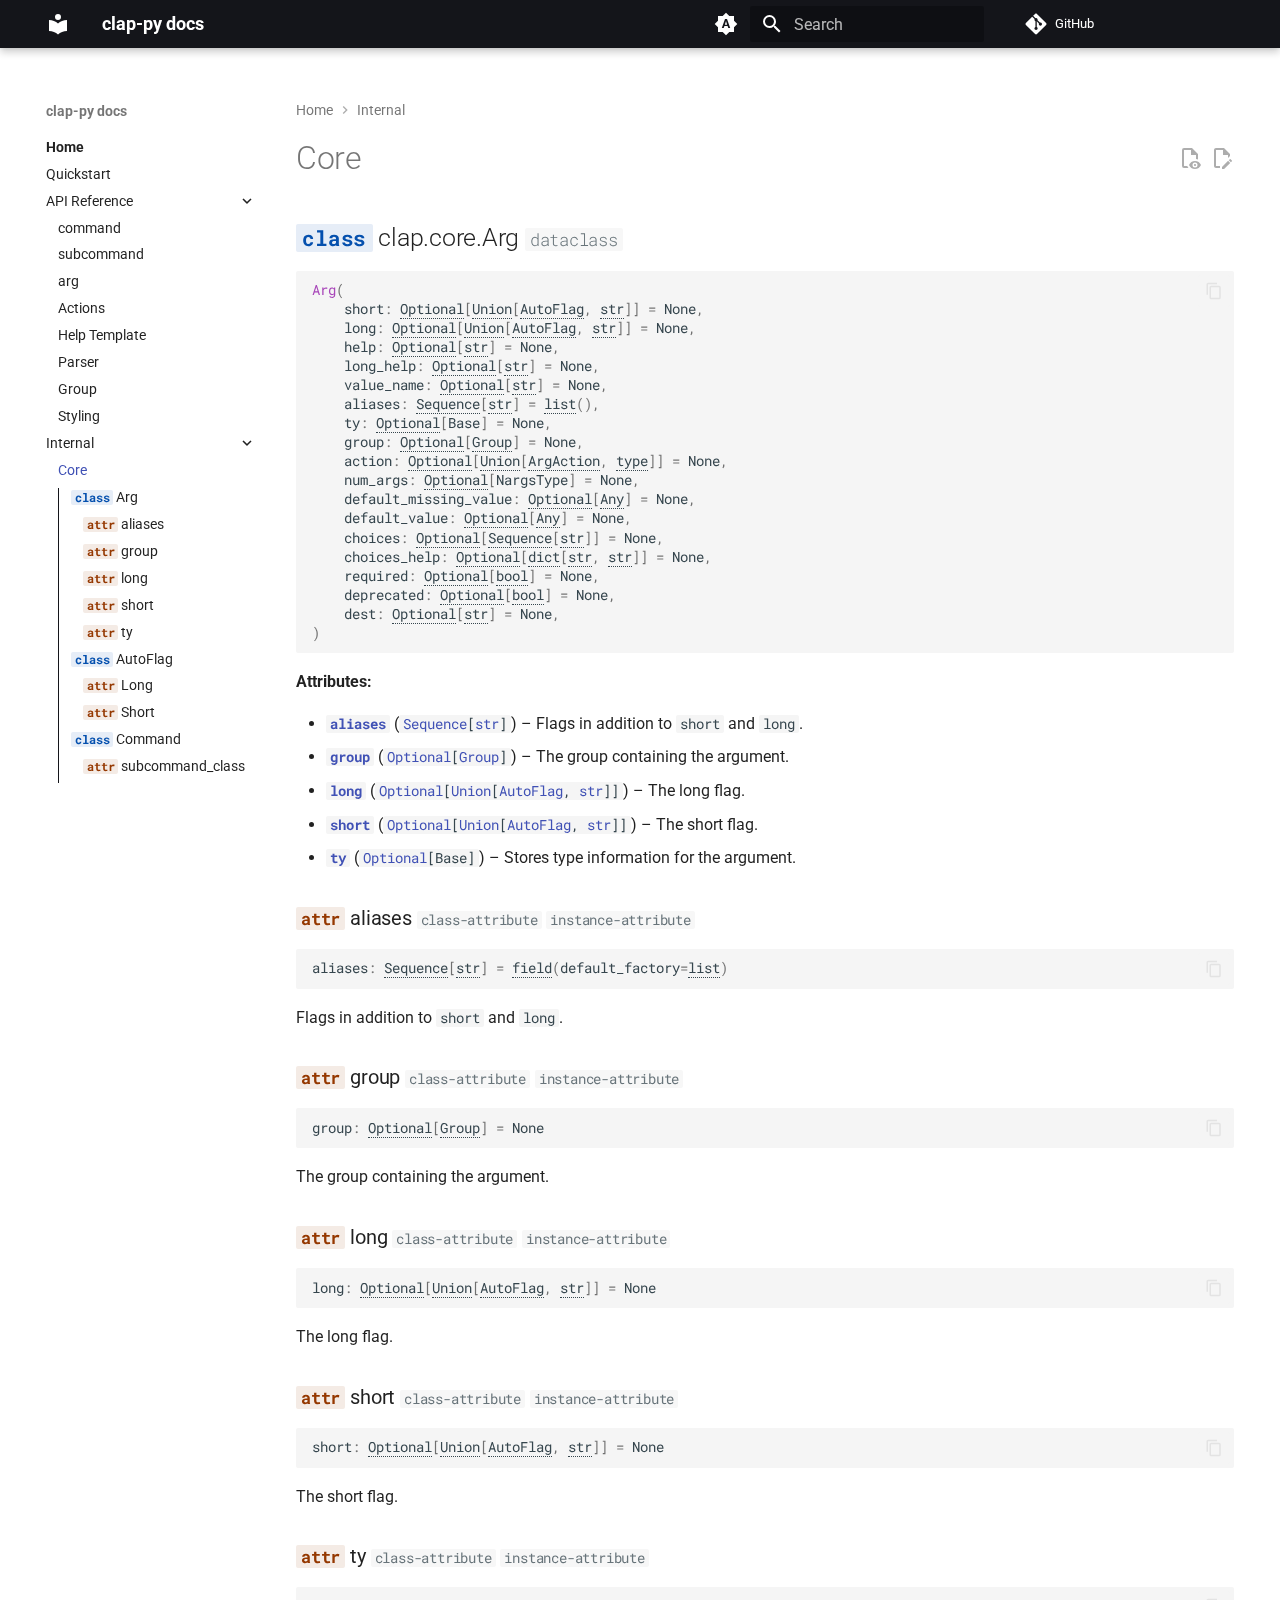
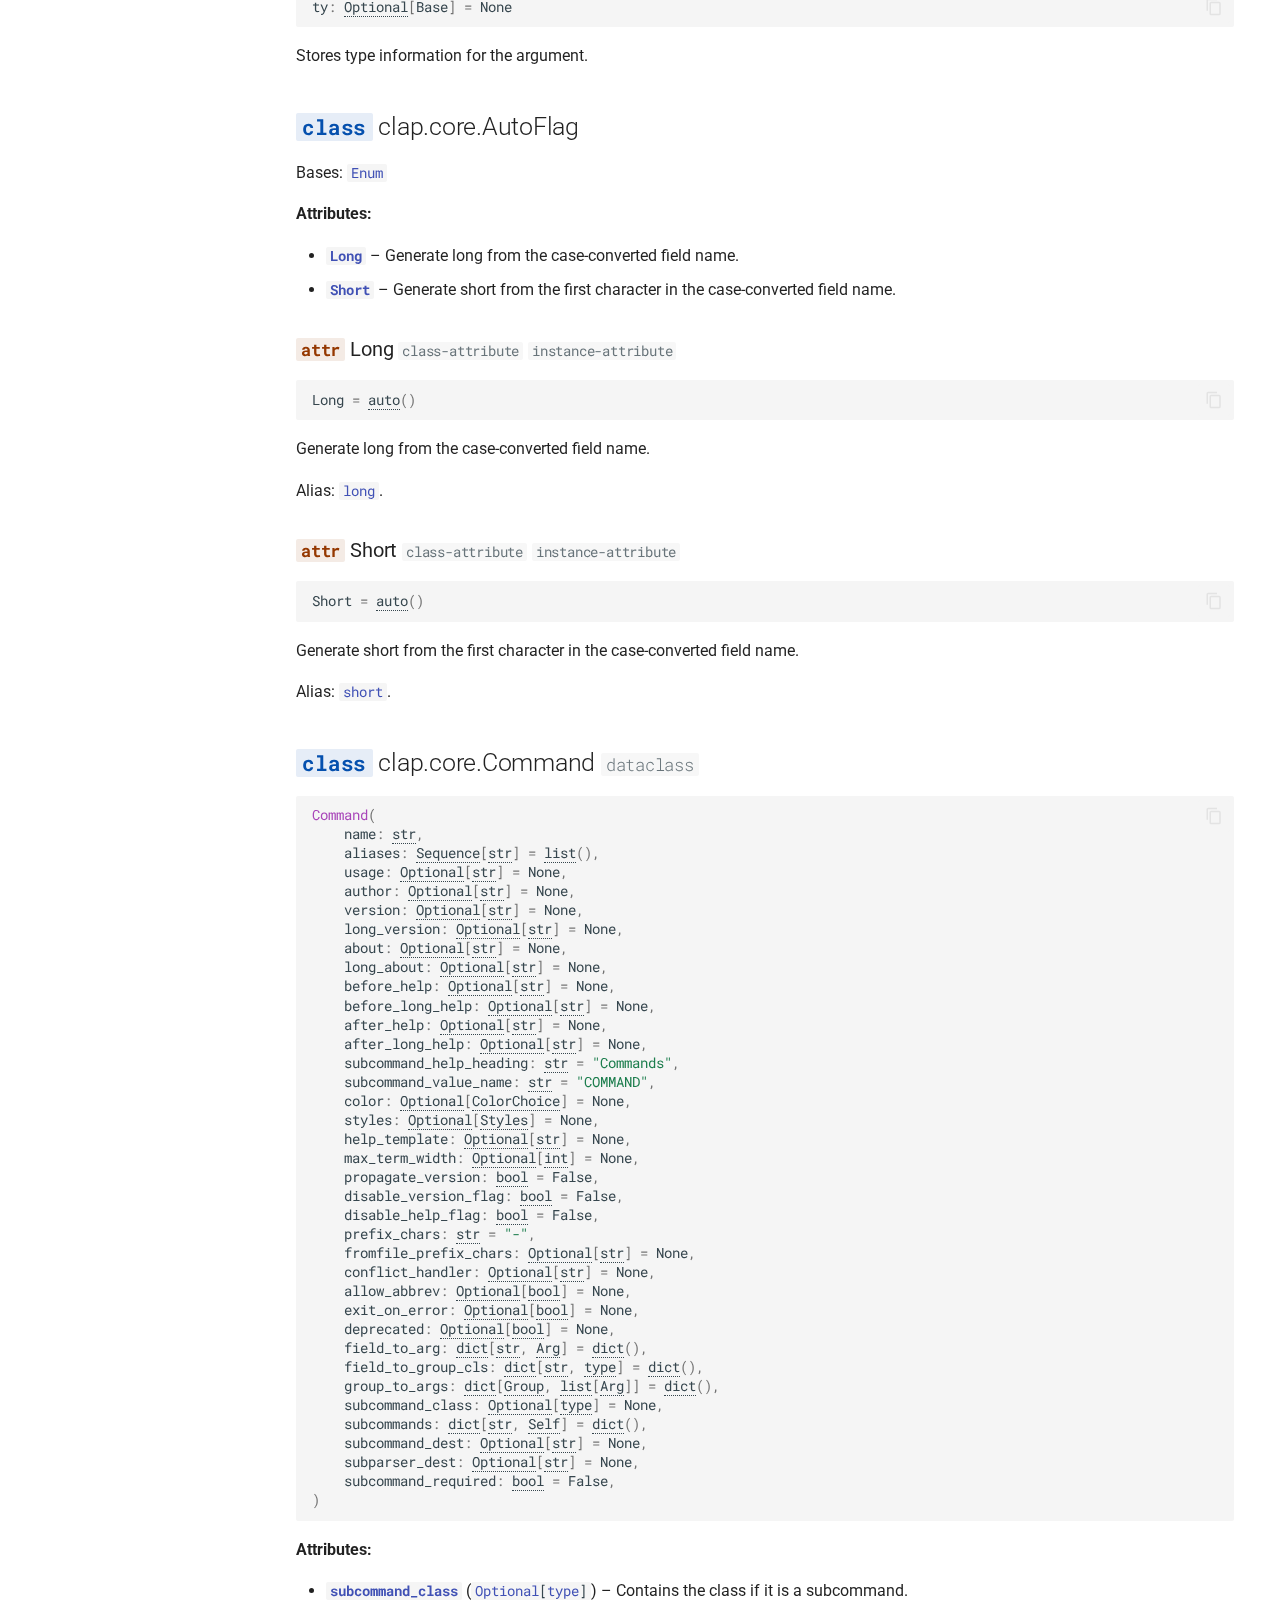
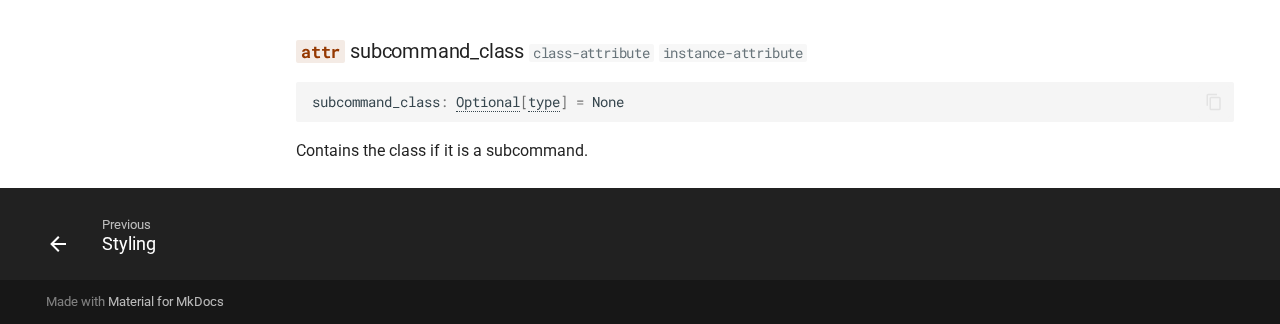
<file: core/index.html>
<!doctype html>
<html lang="en" class="no-js">
  <head>
    
      <meta charset="utf-8">
      <meta name="viewport" content="width=device-width,initial-scale=1">
      
      
      
        <link rel="canonical" href="https://adityasz.github.io/clap-py/core/">
      
      
        <link rel="prev" href="../styling/">
      
      
      
        
      
      
      <link rel="icon" href="../assets/images/favicon.png">
      <meta name="generator" content="mkdocs-1.6.1, mkdocs-material-9.7.1">
    
    
      
        <title>Core - clap-py docs</title>
      
    
    
      <link rel="stylesheet" href="../assets/stylesheets/main.484c7ddc.min.css">
      
        
        <link rel="stylesheet" href="../assets/stylesheets/palette.ab4e12ef.min.css">
      
      


    
    
      
    
    
      
        
        
        <link rel="preconnect" href="https://fonts.gstatic.com" crossorigin>
        <link rel="stylesheet" href="https://fonts.googleapis.com/css?family=Roboto:300,300i,400,400i,700,700i%7CRoboto+Mono:400,400i,700,700i&display=fallback">
        <style>:root{--md-text-font:"Roboto";--md-code-font:"Roboto Mono"}</style>
      
    
    
      <link rel="stylesheet" href="../assets/_mkdocstrings.css">
    
      <link rel="stylesheet" href="../stylesheets/custom.css">
    
    <script>__md_scope=new URL("..",location),__md_hash=e=>[...e].reduce(((e,_)=>(e<<5)-e+_.charCodeAt(0)),0),__md_get=(e,_=localStorage,t=__md_scope)=>JSON.parse(_.getItem(t.pathname+"."+e)),__md_set=(e,_,t=localStorage,a=__md_scope)=>{try{t.setItem(a.pathname+"."+e,JSON.stringify(_))}catch(e){}}</script>
    
      

    
    
  </head>
  
  
    
    
      
    
    
    
    
    <body dir="ltr" data-md-color-scheme="default" data-md-color-primary="black" data-md-color-accent="lime">
  
    
    <input class="md-toggle" data-md-toggle="drawer" type="checkbox" id="__drawer" autocomplete="off">
    <input class="md-toggle" data-md-toggle="search" type="checkbox" id="__search" autocomplete="off">
    <label class="md-overlay" for="__drawer"></label>
    <div data-md-component="skip">
      
        
        <a href="#core" class="md-skip">
          Skip to content
        </a>
      
    </div>
    <div data-md-component="announce">
      
    </div>
    
    
      

  

<header class="md-header md-header--shadow" data-md-component="header">
  <nav class="md-header__inner md-grid" aria-label="Header">
    <a href=".." title="clap-py docs" class="md-header__button md-logo" aria-label="clap-py docs" data-md-component="logo">
      
  
  <svg xmlns="http://www.w3.org/2000/svg" viewBox="0 0 24 24"><path d="M12 8a3 3 0 0 0 3-3 3 3 0 0 0-3-3 3 3 0 0 0-3 3 3 3 0 0 0 3 3m0 3.54C9.64 9.35 6.5 8 3 8v11c3.5 0 6.64 1.35 9 3.54 2.36-2.19 5.5-3.54 9-3.54V8c-3.5 0-6.64 1.35-9 3.54"/></svg>

    </a>
    <label class="md-header__button md-icon" for="__drawer">
      
      <svg xmlns="http://www.w3.org/2000/svg" viewBox="0 0 24 24"><path d="M3 6h18v2H3zm0 5h18v2H3zm0 5h18v2H3z"/></svg>
    </label>
    <div class="md-header__title" data-md-component="header-title">
      <div class="md-header__ellipsis">
        <div class="md-header__topic">
          <span class="md-ellipsis">
            clap-py docs
          </span>
        </div>
        <div class="md-header__topic" data-md-component="header-topic">
          <span class="md-ellipsis">
            
              Core
            
          </span>
        </div>
      </div>
    </div>
    
      
        <form class="md-header__option" data-md-component="palette">
  
    
    
    
    <input class="md-option" data-md-color-media="(prefers-color-scheme)" data-md-color-scheme="default" data-md-color-primary="black" data-md-color-accent="lime"  aria-label="Switch to light mode"  type="radio" name="__palette" id="__palette_0">
    
      <label class="md-header__button md-icon" title="Switch to light mode" for="__palette_1" hidden>
        <svg xmlns="http://www.w3.org/2000/svg" viewBox="0 0 24 24"><path d="m14.3 16-.7-2h-3.2l-.7 2H7.8L11 7h2l3.2 9zM20 8.69V4h-4.69L12 .69 8.69 4H4v4.69L.69 12 4 15.31V20h4.69L12 23.31 15.31 20H20v-4.69L23.31 12zm-9.15 3.96h2.3L12 9z"/></svg>
      </label>
    
  
    
    
    
    <input class="md-option" data-md-color-media="(prefers-color-scheme: light)" data-md-color-scheme="default" data-md-color-primary="black" data-md-color-accent="lime"  aria-label="Switch to dark mode"  type="radio" name="__palette" id="__palette_1">
    
      <label class="md-header__button md-icon" title="Switch to dark mode" for="__palette_2" hidden>
        <svg xmlns="http://www.w3.org/2000/svg" viewBox="0 0 24 24"><path d="M12 8a4 4 0 0 0-4 4 4 4 0 0 0 4 4 4 4 0 0 0 4-4 4 4 0 0 0-4-4m0 10a6 6 0 0 1-6-6 6 6 0 0 1 6-6 6 6 0 0 1 6 6 6 6 0 0 1-6 6m8-9.31V4h-4.69L12 .69 8.69 4H4v4.69L.69 12 4 15.31V20h4.69L12 23.31 15.31 20H20v-4.69L23.31 12z"/></svg>
      </label>
    
  
    
    
    
    <input class="md-option" data-md-color-media="(prefers-color-scheme: dark)" data-md-color-scheme="slate" data-md-color-primary="black" data-md-color-accent="lime"  aria-label="Switch to system preference"  type="radio" name="__palette" id="__palette_2">
    
      <label class="md-header__button md-icon" title="Switch to system preference" for="__palette_0" hidden>
        <svg xmlns="http://www.w3.org/2000/svg" viewBox="0 0 24 24"><path d="M12 18c-.89 0-1.74-.2-2.5-.55C11.56 16.5 13 14.42 13 12s-1.44-4.5-3.5-5.45C10.26 6.2 11.11 6 12 6a6 6 0 0 1 6 6 6 6 0 0 1-6 6m8-9.31V4h-4.69L12 .69 8.69 4H4v4.69L.69 12 4 15.31V20h4.69L12 23.31 15.31 20H20v-4.69L23.31 12z"/></svg>
      </label>
    
  
</form>
      
    
    
      <script>var palette=__md_get("__palette");if(palette&&palette.color){if("(prefers-color-scheme)"===palette.color.media){var media=matchMedia("(prefers-color-scheme: light)"),input=document.querySelector(media.matches?"[data-md-color-media='(prefers-color-scheme: light)']":"[data-md-color-media='(prefers-color-scheme: dark)']");palette.color.media=input.getAttribute("data-md-color-media"),palette.color.scheme=input.getAttribute("data-md-color-scheme"),palette.color.primary=input.getAttribute("data-md-color-primary"),palette.color.accent=input.getAttribute("data-md-color-accent")}for(var[key,value]of Object.entries(palette.color))document.body.setAttribute("data-md-color-"+key,value)}</script>
    
    
    
      
      
        <label class="md-header__button md-icon" for="__search">
          
          <svg xmlns="http://www.w3.org/2000/svg" viewBox="0 0 24 24"><path d="M9.5 3A6.5 6.5 0 0 1 16 9.5c0 1.61-.59 3.09-1.56 4.23l.27.27h.79l5 5-1.5 1.5-5-5v-.79l-.27-.27A6.52 6.52 0 0 1 9.5 16 6.5 6.5 0 0 1 3 9.5 6.5 6.5 0 0 1 9.5 3m0 2C7 5 5 7 5 9.5S7 14 9.5 14 14 12 14 9.5 12 5 9.5 5"/></svg>
        </label>
        <div class="md-search" data-md-component="search" role="dialog">
  <label class="md-search__overlay" for="__search"></label>
  <div class="md-search__inner" role="search">
    <form class="md-search__form" name="search">
      <input type="text" class="md-search__input" name="query" aria-label="Search" placeholder="Search" autocapitalize="off" autocorrect="off" autocomplete="off" spellcheck="false" data-md-component="search-query" required>
      <label class="md-search__icon md-icon" for="__search">
        
        <svg xmlns="http://www.w3.org/2000/svg" viewBox="0 0 24 24"><path d="M9.5 3A6.5 6.5 0 0 1 16 9.5c0 1.61-.59 3.09-1.56 4.23l.27.27h.79l5 5-1.5 1.5-5-5v-.79l-.27-.27A6.52 6.52 0 0 1 9.5 16 6.5 6.5 0 0 1 3 9.5 6.5 6.5 0 0 1 9.5 3m0 2C7 5 5 7 5 9.5S7 14 9.5 14 14 12 14 9.5 12 5 9.5 5"/></svg>
        
        <svg xmlns="http://www.w3.org/2000/svg" viewBox="0 0 24 24"><path d="M20 11v2H8l5.5 5.5-1.42 1.42L4.16 12l7.92-7.92L13.5 5.5 8 11z"/></svg>
      </label>
      <nav class="md-search__options" aria-label="Search">
        
        <button type="reset" class="md-search__icon md-icon" title="Clear" aria-label="Clear" tabindex="-1">
          
          <svg xmlns="http://www.w3.org/2000/svg" viewBox="0 0 24 24"><path d="M19 6.41 17.59 5 12 10.59 6.41 5 5 6.41 10.59 12 5 17.59 6.41 19 12 13.41 17.59 19 19 17.59 13.41 12z"/></svg>
        </button>
      </nav>
      
        <div class="md-search__suggest" data-md-component="search-suggest"></div>
      
    </form>
    <div class="md-search__output">
      <div class="md-search__scrollwrap" tabindex="0" data-md-scrollfix>
        <div class="md-search-result" data-md-component="search-result">
          <div class="md-search-result__meta">
            Initializing search
          </div>
          <ol class="md-search-result__list" role="presentation"></ol>
        </div>
      </div>
    </div>
  </div>
</div>
      
    
    
      <div class="md-header__source">
        <a href="https://github.com/adityasz/clap-py" title="Go to repository" class="md-source" data-md-component="source">
  <div class="md-source__icon md-icon">
    
    <svg xmlns="http://www.w3.org/2000/svg" viewBox="0 0 448 512"><!--! Font Awesome Free 7.1.0 by @fontawesome - https://fontawesome.com License - https://fontawesome.com/license/free (Icons: CC BY 4.0, Fonts: SIL OFL 1.1, Code: MIT License) Copyright 2025 Fonticons, Inc.--><path d="M439.6 236.1 244 40.5c-5.4-5.5-12.8-8.5-20.4-8.5s-15 3-20.4 8.4L162.5 81l51.5 51.5c27.1-9.1 52.7 16.8 43.4 43.7l49.7 49.7c34.2-11.8 61.2 31 35.5 56.7-26.5 26.5-70.2-2.9-56-37.3L240.3 199v121.9c25.3 12.5 22.3 41.8 9.1 55-6.4 6.4-15.2 10.1-24.3 10.1s-17.8-3.6-24.3-10.1c-17.6-17.6-11.1-46.9 11.2-56v-123c-20.8-8.5-24.6-30.7-18.6-45L142.6 101 8.5 235.1C3 240.6 0 247.9 0 255.5s3 15 8.5 20.4l195.6 195.7c5.4 5.4 12.7 8.4 20.4 8.4s15-3 20.4-8.4l194.7-194.7c5.4-5.4 8.4-12.8 8.4-20.4s-3-15-8.4-20.4"/></svg>
  </div>
  <div class="md-source__repository">
    GitHub
  </div>
</a>
      </div>
    
  </nav>
  
</header>
    
    <div class="md-container" data-md-component="container">
      
      
        
          
        
      
      <main class="md-main" data-md-component="main">
        <div class="md-main__inner md-grid">
          
            
              
              <div class="md-sidebar md-sidebar--primary" data-md-component="sidebar" data-md-type="navigation" >
                <div class="md-sidebar__scrollwrap">
                  <div class="md-sidebar__inner">
                    



  

<nav class="md-nav md-nav--primary md-nav--integrated" aria-label="Navigation" data-md-level="0">
  <label class="md-nav__title" for="__drawer">
    <a href=".." title="clap-py docs" class="md-nav__button md-logo" aria-label="clap-py docs" data-md-component="logo">
      
  
  <svg xmlns="http://www.w3.org/2000/svg" viewBox="0 0 24 24"><path d="M12 8a3 3 0 0 0 3-3 3 3 0 0 0-3-3 3 3 0 0 0-3 3 3 3 0 0 0 3 3m0 3.54C9.64 9.35 6.5 8 3 8v11c3.5 0 6.64 1.35 9 3.54 2.36-2.19 5.5-3.54 9-3.54V8c-3.5 0-6.64 1.35-9 3.54"/></svg>

    </a>
    clap-py docs
  </label>
  
    <div class="md-nav__source">
      <a href="https://github.com/adityasz/clap-py" title="Go to repository" class="md-source" data-md-component="source">
  <div class="md-source__icon md-icon">
    
    <svg xmlns="http://www.w3.org/2000/svg" viewBox="0 0 448 512"><!--! Font Awesome Free 7.1.0 by @fontawesome - https://fontawesome.com License - https://fontawesome.com/license/free (Icons: CC BY 4.0, Fonts: SIL OFL 1.1, Code: MIT License) Copyright 2025 Fonticons, Inc.--><path d="M439.6 236.1 244 40.5c-5.4-5.5-12.8-8.5-20.4-8.5s-15 3-20.4 8.4L162.5 81l51.5 51.5c27.1-9.1 52.7 16.8 43.4 43.7l49.7 49.7c34.2-11.8 61.2 31 35.5 56.7-26.5 26.5-70.2-2.9-56-37.3L240.3 199v121.9c25.3 12.5 22.3 41.8 9.1 55-6.4 6.4-15.2 10.1-24.3 10.1s-17.8-3.6-24.3-10.1c-17.6-17.6-11.1-46.9 11.2-56v-123c-20.8-8.5-24.6-30.7-18.6-45L142.6 101 8.5 235.1C3 240.6 0 247.9 0 255.5s3 15 8.5 20.4l195.6 195.7c5.4 5.4 12.7 8.4 20.4 8.4s15-3 20.4-8.4l194.7-194.7c5.4-5.4 8.4-12.8 8.4-20.4s-3-15-8.4-20.4"/></svg>
  </div>
  <div class="md-source__repository">
    GitHub
  </div>
</a>
    </div>
  
  <ul class="md-nav__list" data-md-scrollfix>
    
      
      
  
  
    
  
  
  
    
    
      
        
          
        
      
        
      
        
      
        
      
    
    
    
      
        
        
      
    
    
    <li class="md-nav__item md-nav__item--active md-nav__item--section md-nav__item--nested">
      
        
        
        <input class="md-nav__toggle md-toggle " type="checkbox" id="__nav_1" checked>
        
          
          <div class="md-nav__link md-nav__container">
            <a href=".." class="md-nav__link ">
              
  
  
  <span class="md-ellipsis">
    
  
    Home
  

    
  </span>
  
  

            </a>
            
              
              <label class="md-nav__link " for="__nav_1" id="__nav_1_label" tabindex="">
                <span class="md-nav__icon md-icon"></span>
              </label>
            
          </div>
        
        <nav class="md-nav" data-md-level="1" aria-labelledby="__nav_1_label" aria-expanded="true">
          <label class="md-nav__title" for="__nav_1">
            <span class="md-nav__icon md-icon"></span>
            
  
    Home
  

          </label>
          <ul class="md-nav__list" data-md-scrollfix>
            
              
            
              
                
  
  
  
  
    <li class="md-nav__item">
      <a href="../quickstart/" class="md-nav__link">
        
  
  
  <span class="md-ellipsis">
    
  
    Quickstart
  

    
  </span>
  
  

      </a>
    </li>
  

              
            
              
                
  
  
  
  
    
    
      
        
      
        
      
        
      
        
      
        
      
        
      
        
      
        
      
    
    
    
      
    
    
    <li class="md-nav__item md-nav__item--nested">
      
        
        
          
        
        <input class="md-nav__toggle md-toggle md-toggle--indeterminate" type="checkbox" id="__nav_1_3" >
        
          
          <label class="md-nav__link" for="__nav_1_3" id="__nav_1_3_label" tabindex="0">
            
  
  
  <span class="md-ellipsis">
    
  
    API Reference
  

    
  </span>
  
  

            <span class="md-nav__icon md-icon"></span>
          </label>
        
        <nav class="md-nav" data-md-level="2" aria-labelledby="__nav_1_3_label" aria-expanded="false">
          <label class="md-nav__title" for="__nav_1_3">
            <span class="md-nav__icon md-icon"></span>
            
  
    API Reference
  

          </label>
          <ul class="md-nav__list" data-md-scrollfix>
            
              
                
  
  
  
  
    <li class="md-nav__item">
      <a href="../command/" class="md-nav__link">
        
  
  
  <span class="md-ellipsis">
    
  
    command
  

    
  </span>
  
  

      </a>
    </li>
  

              
            
              
                
  
  
  
  
    <li class="md-nav__item">
      <a href="../subcommand/" class="md-nav__link">
        
  
  
  <span class="md-ellipsis">
    
  
    subcommand
  

    
  </span>
  
  

      </a>
    </li>
  

              
            
              
                
  
  
  
  
    <li class="md-nav__item">
      <a href="../arg/" class="md-nav__link">
        
  
  
  <span class="md-ellipsis">
    
  
    arg
  

    
  </span>
  
  

      </a>
    </li>
  

              
            
              
                
  
  
  
  
    <li class="md-nav__item">
      <a href="../actions/" class="md-nav__link">
        
  
  
  <span class="md-ellipsis">
    
  
    Actions
  

    
  </span>
  
  

      </a>
    </li>
  

              
            
              
                
  
  
  
  
    <li class="md-nav__item">
      <a href="../help/" class="md-nav__link">
        
  
  
  <span class="md-ellipsis">
    
  
    Help Template
  

    
  </span>
  
  

      </a>
    </li>
  

              
            
              
                
  
  
  
  
    <li class="md-nav__item">
      <a href="../parser/" class="md-nav__link">
        
  
  
  <span class="md-ellipsis">
    
  
    Parser
  

    
  </span>
  
  

      </a>
    </li>
  

              
            
              
                
  
  
  
  
    <li class="md-nav__item">
      <a href="../group/" class="md-nav__link">
        
  
  
  <span class="md-ellipsis">
    
  
    Group
  

    
  </span>
  
  

      </a>
    </li>
  

              
            
              
                
  
  
  
  
    <li class="md-nav__item">
      <a href="../styling/" class="md-nav__link">
        
  
  
  <span class="md-ellipsis">
    
  
    Styling
  

    
  </span>
  
  

      </a>
    </li>
  

              
            
          </ul>
        </nav>
      
    </li>
  

              
            
              
                
  
  
    
  
  
  
    
    
      
        
      
    
    
    
      
    
    
    <li class="md-nav__item md-nav__item--active md-nav__item--nested">
      
        
        
        <input class="md-nav__toggle md-toggle " type="checkbox" id="__nav_1_4" checked>
        
          
          <label class="md-nav__link" for="__nav_1_4" id="__nav_1_4_label" tabindex="0">
            
  
  
  <span class="md-ellipsis">
    
  
    Internal
  

    
  </span>
  
  

            <span class="md-nav__icon md-icon"></span>
          </label>
        
        <nav class="md-nav" data-md-level="2" aria-labelledby="__nav_1_4_label" aria-expanded="true">
          <label class="md-nav__title" for="__nav_1_4">
            <span class="md-nav__icon md-icon"></span>
            
  
    Internal
  

          </label>
          <ul class="md-nav__list" data-md-scrollfix>
            
              
                
  
  
    
  
  
  
    <li class="md-nav__item md-nav__item--active">
      
      <input class="md-nav__toggle md-toggle" type="checkbox" id="__toc">
      
      
        
      
      
        <label class="md-nav__link md-nav__link--active" for="__toc">
          
  
  
  <span class="md-ellipsis">
    
  
    Core
  

    
  </span>
  
  

          <span class="md-nav__icon md-icon"></span>
        </label>
      
      <a href="./" class="md-nav__link md-nav__link--active">
        
  
  
  <span class="md-ellipsis">
    
  
    Core
  

    
  </span>
  
  

      </a>
      
        

<nav class="md-nav md-nav--secondary" aria-label="Table of contents">
  
  
  
    
  
  
    <label class="md-nav__title" for="__toc">
      <span class="md-nav__icon md-icon"></span>
      Table of contents
    </label>
    <ul class="md-nav__list" data-md-component="toc" data-md-scrollfix>
      
        <li class="md-nav__item">
  <a href="#clap.core.Arg" class="md-nav__link">
    <span class="md-ellipsis">
      
        <code class="doc-symbol doc-symbol-toc doc-symbol-class"></code>&nbsp;Arg
      
    </span>
  </a>
  
    <nav class="md-nav" aria-label=" Arg">
      <ul class="md-nav__list">
        
          <li class="md-nav__item">
  <a href="#clap.core.Arg.aliases" class="md-nav__link">
    <span class="md-ellipsis">
      
        <code class="doc-symbol doc-symbol-toc doc-symbol-attribute"></code>&nbsp;aliases
      
    </span>
  </a>
  
</li>
        
          <li class="md-nav__item">
  <a href="#clap.core.Arg.group" class="md-nav__link">
    <span class="md-ellipsis">
      
        <code class="doc-symbol doc-symbol-toc doc-symbol-attribute"></code>&nbsp;group
      
    </span>
  </a>
  
</li>
        
          <li class="md-nav__item">
  <a href="#clap.core.Arg.long" class="md-nav__link">
    <span class="md-ellipsis">
      
        <code class="doc-symbol doc-symbol-toc doc-symbol-attribute"></code>&nbsp;long
      
    </span>
  </a>
  
</li>
        
          <li class="md-nav__item">
  <a href="#clap.core.Arg.short" class="md-nav__link">
    <span class="md-ellipsis">
      
        <code class="doc-symbol doc-symbol-toc doc-symbol-attribute"></code>&nbsp;short
      
    </span>
  </a>
  
</li>
        
          <li class="md-nav__item">
  <a href="#clap.core.Arg.ty" class="md-nav__link">
    <span class="md-ellipsis">
      
        <code class="doc-symbol doc-symbol-toc doc-symbol-attribute"></code>&nbsp;ty
      
    </span>
  </a>
  
</li>
        
      </ul>
    </nav>
  
</li>
      
        <li class="md-nav__item">
  <a href="#clap.core.AutoFlag" class="md-nav__link">
    <span class="md-ellipsis">
      
        <code class="doc-symbol doc-symbol-toc doc-symbol-class"></code>&nbsp;AutoFlag
      
    </span>
  </a>
  
    <nav class="md-nav" aria-label=" AutoFlag">
      <ul class="md-nav__list">
        
          <li class="md-nav__item">
  <a href="#clap.core.AutoFlag.Long" class="md-nav__link">
    <span class="md-ellipsis">
      
        <code class="doc-symbol doc-symbol-toc doc-symbol-attribute"></code>&nbsp;Long
      
    </span>
  </a>
  
</li>
        
          <li class="md-nav__item">
  <a href="#clap.core.AutoFlag.Short" class="md-nav__link">
    <span class="md-ellipsis">
      
        <code class="doc-symbol doc-symbol-toc doc-symbol-attribute"></code>&nbsp;Short
      
    </span>
  </a>
  
</li>
        
      </ul>
    </nav>
  
</li>
      
        <li class="md-nav__item">
  <a href="#clap.core.Command" class="md-nav__link">
    <span class="md-ellipsis">
      
        <code class="doc-symbol doc-symbol-toc doc-symbol-class"></code>&nbsp;Command
      
    </span>
  </a>
  
    <nav class="md-nav" aria-label=" Command">
      <ul class="md-nav__list">
        
          <li class="md-nav__item">
  <a href="#clap.core.Command.subcommand_class" class="md-nav__link">
    <span class="md-ellipsis">
      
        <code class="doc-symbol doc-symbol-toc doc-symbol-attribute"></code>&nbsp;subcommand_class
      
    </span>
  </a>
  
</li>
        
      </ul>
    </nav>
  
</li>
      
    </ul>
  
</nav>
      
    </li>
  

              
            
          </ul>
        </nav>
      
    </li>
  

              
            
          </ul>
        </nav>
      
    </li>
  

    
  </ul>
</nav>
                  </div>
                </div>
              </div>
            
            
          
          
            <div class="md-content" data-md-component="content">
              
                




  <nav class="md-path" aria-label="Navigation" >
    <ol class="md-path__list">
      
      
        
  
  
    
    
      <li class="md-path__item">
        <a href=".." class="md-path__link">
          
  <span class="md-ellipsis">
    Home
  </span>

        </a>
      </li>
    
  

      
        
  
  
    
    
      <li class="md-path__item">
        <a href="./" class="md-path__link">
          
  <span class="md-ellipsis">
    Internal
  </span>

        </a>
      </li>
    
  

      
    </ol>
  </nav>

              
              <article class="md-content__inner md-typeset">
                
                  


  
    <a href="https://github.com/adityasz/clap-py/edit/master/docs/core.md" title="Edit this page" class="md-content__button md-icon" rel="edit">
      
      <svg xmlns="http://www.w3.org/2000/svg" viewBox="0 0 24 24"><path d="M10 20H6V4h7v5h5v3.1l2-2V8l-6-6H6c-1.1 0-2 .9-2 2v16c0 1.1.9 2 2 2h4zm10.2-7c.1 0 .3.1.4.2l1.3 1.3c.2.2.2.6 0 .8l-1 1-2.1-2.1 1-1c.1-.1.2-.2.4-.2m0 3.9L14.1 23H12v-2.1l6.1-6.1z"/></svg>
    </a>
  
  
    
      
    
    <a href="https://github.com/adityasz/clap-py/raw/master/docs/core.md" title="View source of this page" class="md-content__button md-icon">
      
      <svg xmlns="http://www.w3.org/2000/svg" viewBox="0 0 24 24"><path d="M17 18c.56 0 1 .44 1 1s-.44 1-1 1-1-.44-1-1 .44-1 1-1m0-3c-2.73 0-5.06 1.66-6 4 .94 2.34 3.27 4 6 4s5.06-1.66 6-4c-.94-2.34-3.27-4-6-4m0 6.5a2.5 2.5 0 0 1-2.5-2.5 2.5 2.5 0 0 1 2.5-2.5 2.5 2.5 0 0 1 2.5 2.5 2.5 2.5 0 0 1-2.5 2.5M9.27 20H6V4h7v5h5v4.07c.7.08 1.36.25 2 .49V8l-6-6H6a2 2 0 0 0-2 2v16a2 2 0 0 0 2 2h4.5a8.2 8.2 0 0 1-1.23-2"/></svg>
    </a>
  


<h1 id="core">Core</h1>


<div class="doc doc-object doc-class">



<h2 id="clap.core.Arg" class="doc doc-heading">
<code class="doc-symbol doc-symbol-heading doc-symbol-class"></code>            <span class="doc doc-object-name doc-class-name">clap.core.Arg</span>


  <span class="doc doc-labels">
      <small class="doc doc-label doc-label-dataclass"><code>dataclass</code></small>
  </span>

</h2>
<div class="doc-signature highlight"><pre><span></span><code><span class="nf">Arg</span><span class="p">(</span>
    <span class="n">short</span><span class="p">:</span> <span class="n"><a class="autorefs autorefs-external" title="&lt;code&gt;typing.Optional&lt;/code&gt;" href="https://docs.python.org/3/library/typing.html#typing.Optional">Optional</a></span><span class="p">[</span><span class="n"><a class="autorefs autorefs-external" title="&lt;code&gt;typing.Union&lt;/code&gt;" href="https://docs.python.org/3/library/typing.html#typing.Union">Union</a></span><span class="p">[</span><span class="n"><a class="autorefs autorefs-internal" title="&lt;code class=&quot;doc-symbol doc-symbol-heading doc-symbol-class&quot;&gt;&lt;/code&gt;            &lt;span class=&quot;doc doc-object-name doc-class-name&quot;&gt;clap.core.AutoFlag&lt;/span&gt;" href="#clap.core.AutoFlag">AutoFlag</a></span><span class="p">,</span> <span class="n"><a class="autorefs autorefs-external" href="https://docs.python.org/3/library/stdtypes.html#str">str</a></span><span class="p">]]</span> <span class="o">=</span> <span class="kc">None</span><span class="p">,</span>
    <span class="n">long</span><span class="p">:</span> <span class="n"><a class="autorefs autorefs-external" title="&lt;code&gt;typing.Optional&lt;/code&gt;" href="https://docs.python.org/3/library/typing.html#typing.Optional">Optional</a></span><span class="p">[</span><span class="n"><a class="autorefs autorefs-external" title="&lt;code&gt;typing.Union&lt;/code&gt;" href="https://docs.python.org/3/library/typing.html#typing.Union">Union</a></span><span class="p">[</span><span class="n"><a class="autorefs autorefs-internal" title="&lt;code class=&quot;doc-symbol doc-symbol-heading doc-symbol-class&quot;&gt;&lt;/code&gt;            &lt;span class=&quot;doc doc-object-name doc-class-name&quot;&gt;clap.core.AutoFlag&lt;/span&gt;" href="#clap.core.AutoFlag">AutoFlag</a></span><span class="p">,</span> <span class="n"><a class="autorefs autorefs-external" href="https://docs.python.org/3/library/stdtypes.html#str">str</a></span><span class="p">]]</span> <span class="o">=</span> <span class="kc">None</span><span class="p">,</span>
    <span class="n">help</span><span class="p">:</span> <span class="n"><a class="autorefs autorefs-external" title="&lt;code&gt;typing.Optional&lt;/code&gt;" href="https://docs.python.org/3/library/typing.html#typing.Optional">Optional</a></span><span class="p">[</span><span class="n"><a class="autorefs autorefs-external" href="https://docs.python.org/3/library/stdtypes.html#str">str</a></span><span class="p">]</span> <span class="o">=</span> <span class="kc">None</span><span class="p">,</span>
    <span class="n">long_help</span><span class="p">:</span> <span class="n"><a class="autorefs autorefs-external" title="&lt;code&gt;typing.Optional&lt;/code&gt;" href="https://docs.python.org/3/library/typing.html#typing.Optional">Optional</a></span><span class="p">[</span><span class="n"><a class="autorefs autorefs-external" href="https://docs.python.org/3/library/stdtypes.html#str">str</a></span><span class="p">]</span> <span class="o">=</span> <span class="kc">None</span><span class="p">,</span>
    <span class="n">value_name</span><span class="p">:</span> <span class="n"><a class="autorefs autorefs-external" title="&lt;code&gt;typing.Optional&lt;/code&gt;" href="https://docs.python.org/3/library/typing.html#typing.Optional">Optional</a></span><span class="p">[</span><span class="n"><a class="autorefs autorefs-external" href="https://docs.python.org/3/library/stdtypes.html#str">str</a></span><span class="p">]</span> <span class="o">=</span> <span class="kc">None</span><span class="p">,</span>
    <span class="n">aliases</span><span class="p">:</span> <span class="n"><a class="autorefs autorefs-external" title="&lt;code&gt;collections.abc.Sequence&lt;/code&gt;" href="https://docs.python.org/3/library/collections.abc.html#collections.abc.Sequence">Sequence</a></span><span class="p">[</span><span class="n"><a class="autorefs autorefs-external" href="https://docs.python.org/3/library/stdtypes.html#str">str</a></span><span class="p">]</span> <span class="o">=</span> <span class="n"><a class="autorefs autorefs-external" href="https://docs.python.org/3/library/stdtypes.html#list">list</a></span><span class="p">(),</span>
    <span class="n">ty</span><span class="p">:</span> <span class="n"><a class="autorefs autorefs-external" title="&lt;code&gt;typing.Optional&lt;/code&gt;" href="https://docs.python.org/3/library/typing.html#typing.Optional">Optional</a></span><span class="p">[</span><span class="n"><span title="clap.core.ArgType.Base">Base</span></span><span class="p">]</span> <span class="o">=</span> <span class="kc">None</span><span class="p">,</span>
    <span class="n">group</span><span class="p">:</span> <span class="n"><a class="autorefs autorefs-external" title="&lt;code&gt;typing.Optional&lt;/code&gt;" href="https://docs.python.org/3/library/typing.html#typing.Optional">Optional</a></span><span class="p">[</span><span class="n"><a class="autorefs autorefs-internal" title="&lt;code class=&quot;doc-symbol doc-symbol-heading doc-symbol-class&quot;&gt;&lt;/code&gt;            &lt;span class=&quot;doc doc-object-name doc-class-name&quot;&gt;clap.Group&lt;/span&gt;


  &lt;span class=&quot;doc doc-labels&quot;&gt;
      &lt;small class=&quot;doc doc-label doc-label-dataclass&quot;&gt;&lt;code&gt;dataclass&lt;/code&gt;&lt;/small&gt;
  &lt;/span&gt; (&lt;code&gt;clap.core.Group&lt;/code&gt;)" href="../group/#clap.Group">Group</a></span><span class="p">]</span> <span class="o">=</span> <span class="kc">None</span><span class="p">,</span>
    <span class="n">action</span><span class="p">:</span> <span class="n"><a class="autorefs autorefs-external" title="&lt;code&gt;typing.Optional&lt;/code&gt;" href="https://docs.python.org/3/library/typing.html#typing.Optional">Optional</a></span><span class="p">[</span><span class="n"><a class="autorefs autorefs-external" title="&lt;code&gt;typing.Union&lt;/code&gt;" href="https://docs.python.org/3/library/typing.html#typing.Union">Union</a></span><span class="p">[</span><span class="n"><a class="autorefs autorefs-internal" title="&lt;code class=&quot;doc-symbol doc-symbol-heading doc-symbol-class&quot;&gt;&lt;/code&gt;            &lt;span class=&quot;doc doc-object-name doc-class-name&quot;&gt;clap.ArgAction&lt;/span&gt; (&lt;code&gt;clap.core.ArgAction&lt;/code&gt;)" href="../actions/#clap.ArgAction">ArgAction</a></span><span class="p">,</span> <span class="n"><a class="autorefs autorefs-external" href="https://docs.python.org/3/library/functions.html#type">type</a></span><span class="p">]]</span> <span class="o">=</span> <span class="kc">None</span><span class="p">,</span>
    <span class="n">num_args</span><span class="p">:</span> <span class="n"><a class="autorefs autorefs-external" title="&lt;code&gt;typing.Optional&lt;/code&gt;" href="https://docs.python.org/3/library/typing.html#typing.Optional">Optional</a></span><span class="p">[</span><span class="n"><span title="clap.core.NargsType">NargsType</span></span><span class="p">]</span> <span class="o">=</span> <span class="kc">None</span><span class="p">,</span>
    <span class="n">default_missing_value</span><span class="p">:</span> <span class="n"><a class="autorefs autorefs-external" title="&lt;code&gt;typing.Optional&lt;/code&gt;" href="https://docs.python.org/3/library/typing.html#typing.Optional">Optional</a></span><span class="p">[</span><span class="n"><a class="autorefs autorefs-external" title="&lt;code&gt;typing.Any&lt;/code&gt;" href="https://docs.python.org/3/library/typing.html#typing.Any">Any</a></span><span class="p">]</span> <span class="o">=</span> <span class="kc">None</span><span class="p">,</span>
    <span class="n">default_value</span><span class="p">:</span> <span class="n"><a class="autorefs autorefs-external" title="&lt;code&gt;typing.Optional&lt;/code&gt;" href="https://docs.python.org/3/library/typing.html#typing.Optional">Optional</a></span><span class="p">[</span><span class="n"><a class="autorefs autorefs-external" title="&lt;code&gt;typing.Any&lt;/code&gt;" href="https://docs.python.org/3/library/typing.html#typing.Any">Any</a></span><span class="p">]</span> <span class="o">=</span> <span class="kc">None</span><span class="p">,</span>
    <span class="n">choices</span><span class="p">:</span> <span class="n"><a class="autorefs autorefs-external" title="&lt;code&gt;typing.Optional&lt;/code&gt;" href="https://docs.python.org/3/library/typing.html#typing.Optional">Optional</a></span><span class="p">[</span><span class="n"><a class="autorefs autorefs-external" title="&lt;code&gt;collections.abc.Sequence&lt;/code&gt;" href="https://docs.python.org/3/library/collections.abc.html#collections.abc.Sequence">Sequence</a></span><span class="p">[</span><span class="n"><a class="autorefs autorefs-external" href="https://docs.python.org/3/library/stdtypes.html#str">str</a></span><span class="p">]]</span> <span class="o">=</span> <span class="kc">None</span><span class="p">,</span>
    <span class="n">choices_help</span><span class="p">:</span> <span class="n"><a class="autorefs autorefs-external" title="&lt;code&gt;typing.Optional&lt;/code&gt;" href="https://docs.python.org/3/library/typing.html#typing.Optional">Optional</a></span><span class="p">[</span><span class="n"><a class="autorefs autorefs-external" href="https://docs.python.org/3/library/stdtypes.html#dict">dict</a></span><span class="p">[</span><span class="n"><a class="autorefs autorefs-external" href="https://docs.python.org/3/library/stdtypes.html#str">str</a></span><span class="p">,</span> <span class="n"><a class="autorefs autorefs-external" href="https://docs.python.org/3/library/stdtypes.html#str">str</a></span><span class="p">]]</span> <span class="o">=</span> <span class="kc">None</span><span class="p">,</span>
    <span class="n">required</span><span class="p">:</span> <span class="n"><a class="autorefs autorefs-external" title="&lt;code&gt;typing.Optional&lt;/code&gt;" href="https://docs.python.org/3/library/typing.html#typing.Optional">Optional</a></span><span class="p">[</span><span class="n"><a class="autorefs autorefs-external" href="https://docs.python.org/3/library/functions.html#bool">bool</a></span><span class="p">]</span> <span class="o">=</span> <span class="kc">None</span><span class="p">,</span>
    <span class="n">deprecated</span><span class="p">:</span> <span class="n"><a class="autorefs autorefs-external" title="&lt;code&gt;typing.Optional&lt;/code&gt;" href="https://docs.python.org/3/library/typing.html#typing.Optional">Optional</a></span><span class="p">[</span><span class="n"><a class="autorefs autorefs-external" href="https://docs.python.org/3/library/functions.html#bool">bool</a></span><span class="p">]</span> <span class="o">=</span> <span class="kc">None</span><span class="p">,</span>
    <span class="n">dest</span><span class="p">:</span> <span class="n"><a class="autorefs autorefs-external" title="&lt;code&gt;typing.Optional&lt;/code&gt;" href="https://docs.python.org/3/library/typing.html#typing.Optional">Optional</a></span><span class="p">[</span><span class="n"><a class="autorefs autorefs-external" href="https://docs.python.org/3/library/stdtypes.html#str">str</a></span><span class="p">]</span> <span class="o">=</span> <span class="kc">None</span><span class="p">,</span>
<span class="p">)</span>
</code></pre></div>

    <div class="doc doc-contents first">
















<p><span class="doc-section-title">Attributes:</span></p>
    <ul>
        <li class="doc-section-item field-body">
          <b><code><a class="autorefs autorefs-internal" title="&lt;code class=&quot;doc-symbol doc-symbol-heading doc-symbol-attribute&quot;&gt;&lt;/code&gt;            &lt;span class=&quot;doc doc-object-name doc-attribute-name&quot;&gt;aliases&lt;/span&gt;


  &lt;span class=&quot;doc doc-labels&quot;&gt;
      &lt;small class=&quot;doc doc-label doc-label-class-attribute&quot;&gt;&lt;code&gt;class-attribute&lt;/code&gt;&lt;/small&gt;
      &lt;small class=&quot;doc doc-label doc-label-instance-attribute&quot;&gt;&lt;code&gt;instance-attribute&lt;/code&gt;&lt;/small&gt;
  &lt;/span&gt; (&lt;code&gt;clap.core.Arg.aliases&lt;/code&gt;)" href="#clap.core.Arg.aliases">aliases</a></code></b>
              (<code><a class="autorefs autorefs-external" title="&lt;code&gt;collections.abc.Sequence&lt;/code&gt;" href="https://docs.python.org/3/library/collections.abc.html#collections.abc.Sequence">Sequence</a>[<a class="autorefs autorefs-external" href="https://docs.python.org/3/library/stdtypes.html#str">str</a>]</code>)
          –
          <div class="doc-md-description">
            <p>Flags in addition to <code>short</code> and <code>long</code>.</p>
          </div>
        </li>
        <li class="doc-section-item field-body">
          <b><code><a class="autorefs autorefs-internal" title="&lt;code class=&quot;doc-symbol doc-symbol-heading doc-symbol-attribute&quot;&gt;&lt;/code&gt;            &lt;span class=&quot;doc doc-object-name doc-attribute-name&quot;&gt;group&lt;/span&gt;


  &lt;span class=&quot;doc doc-labels&quot;&gt;
      &lt;small class=&quot;doc doc-label doc-label-class-attribute&quot;&gt;&lt;code&gt;class-attribute&lt;/code&gt;&lt;/small&gt;
      &lt;small class=&quot;doc doc-label doc-label-instance-attribute&quot;&gt;&lt;code&gt;instance-attribute&lt;/code&gt;&lt;/small&gt;
  &lt;/span&gt; (&lt;code&gt;clap.core.Arg.group&lt;/code&gt;)" href="#clap.core.Arg.group">group</a></code></b>
              (<code><a class="autorefs autorefs-external" title="&lt;code&gt;typing.Optional&lt;/code&gt;" href="https://docs.python.org/3/library/typing.html#typing.Optional">Optional</a>[<a class="autorefs autorefs-internal" title="&lt;code class=&quot;doc-symbol doc-symbol-heading doc-symbol-class&quot;&gt;&lt;/code&gt;            &lt;span class=&quot;doc doc-object-name doc-class-name&quot;&gt;clap.Group&lt;/span&gt;


  &lt;span class=&quot;doc doc-labels&quot;&gt;
      &lt;small class=&quot;doc doc-label doc-label-dataclass&quot;&gt;&lt;code&gt;dataclass&lt;/code&gt;&lt;/small&gt;
  &lt;/span&gt; (&lt;code&gt;clap.core.Group&lt;/code&gt;)" href="../group/#clap.Group">Group</a>]</code>)
          –
          <div class="doc-md-description">
            <p>The group containing the argument.</p>
          </div>
        </li>
        <li class="doc-section-item field-body">
          <b><code><a class="autorefs autorefs-internal" title="&lt;code class=&quot;doc-symbol doc-symbol-heading doc-symbol-attribute&quot;&gt;&lt;/code&gt;            &lt;span class=&quot;doc doc-object-name doc-attribute-name&quot;&gt;long&lt;/span&gt;


  &lt;span class=&quot;doc doc-labels&quot;&gt;
      &lt;small class=&quot;doc doc-label doc-label-class-attribute&quot;&gt;&lt;code&gt;class-attribute&lt;/code&gt;&lt;/small&gt;
      &lt;small class=&quot;doc doc-label doc-label-instance-attribute&quot;&gt;&lt;code&gt;instance-attribute&lt;/code&gt;&lt;/small&gt;
  &lt;/span&gt; (&lt;code&gt;clap.core.Arg.long&lt;/code&gt;)" href="#clap.core.Arg.long">long</a></code></b>
              (<code><a class="autorefs autorefs-external" title="&lt;code&gt;typing.Optional&lt;/code&gt;" href="https://docs.python.org/3/library/typing.html#typing.Optional">Optional</a>[<a class="autorefs autorefs-external" title="&lt;code&gt;typing.Union&lt;/code&gt;" href="https://docs.python.org/3/library/typing.html#typing.Union">Union</a>[<a class="autorefs autorefs-internal" title="&lt;code class=&quot;doc-symbol doc-symbol-heading doc-symbol-class&quot;&gt;&lt;/code&gt;            &lt;span class=&quot;doc doc-object-name doc-class-name&quot;&gt;clap.core.AutoFlag&lt;/span&gt;" href="#clap.core.AutoFlag">AutoFlag</a>, <a class="autorefs autorefs-external" href="https://docs.python.org/3/library/stdtypes.html#str">str</a>]]</code>)
          –
          <div class="doc-md-description">
            <p>The long flag.</p>
          </div>
        </li>
        <li class="doc-section-item field-body">
          <b><code><a class="autorefs autorefs-internal" title="&lt;code class=&quot;doc-symbol doc-symbol-heading doc-symbol-attribute&quot;&gt;&lt;/code&gt;            &lt;span class=&quot;doc doc-object-name doc-attribute-name&quot;&gt;short&lt;/span&gt;


  &lt;span class=&quot;doc doc-labels&quot;&gt;
      &lt;small class=&quot;doc doc-label doc-label-class-attribute&quot;&gt;&lt;code&gt;class-attribute&lt;/code&gt;&lt;/small&gt;
      &lt;small class=&quot;doc doc-label doc-label-instance-attribute&quot;&gt;&lt;code&gt;instance-attribute&lt;/code&gt;&lt;/small&gt;
  &lt;/span&gt; (&lt;code&gt;clap.core.Arg.short&lt;/code&gt;)" href="#clap.core.Arg.short">short</a></code></b>
              (<code><a class="autorefs autorefs-external" title="&lt;code&gt;typing.Optional&lt;/code&gt;" href="https://docs.python.org/3/library/typing.html#typing.Optional">Optional</a>[<a class="autorefs autorefs-external" title="&lt;code&gt;typing.Union&lt;/code&gt;" href="https://docs.python.org/3/library/typing.html#typing.Union">Union</a>[<a class="autorefs autorefs-internal" title="&lt;code class=&quot;doc-symbol doc-symbol-heading doc-symbol-class&quot;&gt;&lt;/code&gt;            &lt;span class=&quot;doc doc-object-name doc-class-name&quot;&gt;clap.core.AutoFlag&lt;/span&gt;" href="#clap.core.AutoFlag">AutoFlag</a>, <a class="autorefs autorefs-external" href="https://docs.python.org/3/library/stdtypes.html#str">str</a>]]</code>)
          –
          <div class="doc-md-description">
            <p>The short flag.</p>
          </div>
        </li>
        <li class="doc-section-item field-body">
          <b><code><a class="autorefs autorefs-internal" title="&lt;code class=&quot;doc-symbol doc-symbol-heading doc-symbol-attribute&quot;&gt;&lt;/code&gt;            &lt;span class=&quot;doc doc-object-name doc-attribute-name&quot;&gt;ty&lt;/span&gt;


  &lt;span class=&quot;doc doc-labels&quot;&gt;
      &lt;small class=&quot;doc doc-label doc-label-class-attribute&quot;&gt;&lt;code&gt;class-attribute&lt;/code&gt;&lt;/small&gt;
      &lt;small class=&quot;doc doc-label doc-label-instance-attribute&quot;&gt;&lt;code&gt;instance-attribute&lt;/code&gt;&lt;/small&gt;
  &lt;/span&gt; (&lt;code&gt;clap.core.Arg.ty&lt;/code&gt;)" href="#clap.core.Arg.ty">ty</a></code></b>
              (<code><a class="autorefs autorefs-external" title="&lt;code&gt;typing.Optional&lt;/code&gt;" href="https://docs.python.org/3/library/typing.html#typing.Optional">Optional</a>[<span title="clap.core.ArgType.Base">Base</span>]</code>)
          –
          <div class="doc-md-description">
            <p>Stores type information for the argument.</p>
          </div>
        </li>
    </ul>




<div class="doc doc-children">







<div class="doc doc-object doc-attribute">



<h3 id="clap.core.Arg.aliases" class="doc doc-heading">
<code class="doc-symbol doc-symbol-heading doc-symbol-attribute"></code>            <span class="doc doc-object-name doc-attribute-name">aliases</span>


  <span class="doc doc-labels">
      <small class="doc doc-label doc-label-class-attribute"><code>class-attribute</code></small>
      <small class="doc doc-label doc-label-instance-attribute"><code>instance-attribute</code></small>
  </span>

</h3>
<div class="doc-signature highlight"><pre><span></span><code><span class="n">aliases</span><span class="p">:</span> <span class="n"><a class="autorefs autorefs-external" title="&lt;code&gt;collections.abc.Sequence&lt;/code&gt;" href="https://docs.python.org/3/library/collections.abc.html#collections.abc.Sequence">Sequence</a></span><span class="p">[</span><span class="n"><a class="autorefs autorefs-external" href="https://docs.python.org/3/library/stdtypes.html#str">str</a></span><span class="p">]</span> <span class="o">=</span> <span class="n"><a class="autorefs autorefs-external" title="&lt;code&gt;dataclasses.field&lt;/code&gt;" href="https://docs.python.org/3/library/dataclasses.html#dataclasses.field">field</a></span><span class="p">(</span><span class="n"><span title="dataclasses.field(default_factory)">default_factory</span></span><span class="o">=</span><span class="n"><a class="autorefs autorefs-external" href="https://docs.python.org/3/library/stdtypes.html#list">list</a></span><span class="p">)</span>
</code></pre></div>

    <div class="doc doc-contents ">

        <p>Flags in addition to <code>short</code> and <code>long</code>.</p>

    </div>

</div>

<div class="doc doc-object doc-attribute">



<h3 id="clap.core.Arg.group" class="doc doc-heading">
<code class="doc-symbol doc-symbol-heading doc-symbol-attribute"></code>            <span class="doc doc-object-name doc-attribute-name">group</span>


  <span class="doc doc-labels">
      <small class="doc doc-label doc-label-class-attribute"><code>class-attribute</code></small>
      <small class="doc doc-label doc-label-instance-attribute"><code>instance-attribute</code></small>
  </span>

</h3>
<div class="doc-signature highlight"><pre><span></span><code><span class="n">group</span><span class="p">:</span> <span class="n"><a class="autorefs autorefs-external" title="&lt;code&gt;typing.Optional&lt;/code&gt;" href="https://docs.python.org/3/library/typing.html#typing.Optional">Optional</a></span><span class="p">[</span><span class="n"><a class="autorefs autorefs-internal" title="&lt;code class=&quot;doc-symbol doc-symbol-heading doc-symbol-class&quot;&gt;&lt;/code&gt;            &lt;span class=&quot;doc doc-object-name doc-class-name&quot;&gt;clap.Group&lt;/span&gt;


  &lt;span class=&quot;doc doc-labels&quot;&gt;
      &lt;small class=&quot;doc doc-label doc-label-dataclass&quot;&gt;&lt;code&gt;dataclass&lt;/code&gt;&lt;/small&gt;
  &lt;/span&gt; (&lt;code&gt;clap.core.Group&lt;/code&gt;)" href="../group/#clap.Group">Group</a></span><span class="p">]</span> <span class="o">=</span> <span class="kc">None</span>
</code></pre></div>

    <div class="doc doc-contents ">

        <p>The group containing the argument.</p>

    </div>

</div>

<div class="doc doc-object doc-attribute">



<h3 id="clap.core.Arg.long" class="doc doc-heading">
<code class="doc-symbol doc-symbol-heading doc-symbol-attribute"></code>            <span class="doc doc-object-name doc-attribute-name">long</span>


  <span class="doc doc-labels">
      <small class="doc doc-label doc-label-class-attribute"><code>class-attribute</code></small>
      <small class="doc doc-label doc-label-instance-attribute"><code>instance-attribute</code></small>
  </span>

</h3>
<div class="doc-signature highlight"><pre><span></span><code><span class="n">long</span><span class="p">:</span> <span class="n"><a class="autorefs autorefs-external" title="&lt;code&gt;typing.Optional&lt;/code&gt;" href="https://docs.python.org/3/library/typing.html#typing.Optional">Optional</a></span><span class="p">[</span><span class="n"><a class="autorefs autorefs-external" title="&lt;code&gt;typing.Union&lt;/code&gt;" href="https://docs.python.org/3/library/typing.html#typing.Union">Union</a></span><span class="p">[</span><span class="n"><a class="autorefs autorefs-internal" title="&lt;code class=&quot;doc-symbol doc-symbol-heading doc-symbol-class&quot;&gt;&lt;/code&gt;            &lt;span class=&quot;doc doc-object-name doc-class-name&quot;&gt;clap.core.AutoFlag&lt;/span&gt;" href="#clap.core.AutoFlag">AutoFlag</a></span><span class="p">,</span> <span class="n"><a class="autorefs autorefs-external" href="https://docs.python.org/3/library/stdtypes.html#str">str</a></span><span class="p">]]</span> <span class="o">=</span> <span class="kc">None</span>
</code></pre></div>

    <div class="doc doc-contents ">

        <p>The long flag.</p>

    </div>

</div>

<div class="doc doc-object doc-attribute">



<h3 id="clap.core.Arg.short" class="doc doc-heading">
<code class="doc-symbol doc-symbol-heading doc-symbol-attribute"></code>            <span class="doc doc-object-name doc-attribute-name">short</span>


  <span class="doc doc-labels">
      <small class="doc doc-label doc-label-class-attribute"><code>class-attribute</code></small>
      <small class="doc doc-label doc-label-instance-attribute"><code>instance-attribute</code></small>
  </span>

</h3>
<div class="doc-signature highlight"><pre><span></span><code><span class="n">short</span><span class="p">:</span> <span class="n"><a class="autorefs autorefs-external" title="&lt;code&gt;typing.Optional&lt;/code&gt;" href="https://docs.python.org/3/library/typing.html#typing.Optional">Optional</a></span><span class="p">[</span><span class="n"><a class="autorefs autorefs-external" title="&lt;code&gt;typing.Union&lt;/code&gt;" href="https://docs.python.org/3/library/typing.html#typing.Union">Union</a></span><span class="p">[</span><span class="n"><a class="autorefs autorefs-internal" title="&lt;code class=&quot;doc-symbol doc-symbol-heading doc-symbol-class&quot;&gt;&lt;/code&gt;            &lt;span class=&quot;doc doc-object-name doc-class-name&quot;&gt;clap.core.AutoFlag&lt;/span&gt;" href="#clap.core.AutoFlag">AutoFlag</a></span><span class="p">,</span> <span class="n"><a class="autorefs autorefs-external" href="https://docs.python.org/3/library/stdtypes.html#str">str</a></span><span class="p">]]</span> <span class="o">=</span> <span class="kc">None</span>
</code></pre></div>

    <div class="doc doc-contents ">

        <p>The short flag.</p>

    </div>

</div>

<div class="doc doc-object doc-attribute">



<h3 id="clap.core.Arg.ty" class="doc doc-heading">
<code class="doc-symbol doc-symbol-heading doc-symbol-attribute"></code>            <span class="doc doc-object-name doc-attribute-name">ty</span>


  <span class="doc doc-labels">
      <small class="doc doc-label doc-label-class-attribute"><code>class-attribute</code></small>
      <small class="doc doc-label doc-label-instance-attribute"><code>instance-attribute</code></small>
  </span>

</h3>
<div class="doc-signature highlight"><pre><span></span><code><span class="n">ty</span><span class="p">:</span> <span class="n"><a class="autorefs autorefs-external" title="&lt;code&gt;typing.Optional&lt;/code&gt;" href="https://docs.python.org/3/library/typing.html#typing.Optional">Optional</a></span><span class="p">[</span><span class="n"><span title="clap.core.ArgType.Base">Base</span></span><span class="p">]</span> <span class="o">=</span> <span class="kc">None</span>
</code></pre></div>

    <div class="doc doc-contents ">

        <p>Stores type information for the argument.</p>

    </div>

</div>






  </div>

    </div>

</div>

<div class="doc doc-object doc-class">



<h2 id="clap.core.AutoFlag" class="doc doc-heading">
<code class="doc-symbol doc-symbol-heading doc-symbol-class"></code>            <span class="doc doc-object-name doc-class-name">clap.core.AutoFlag</span>


</h2>


    <div class="doc doc-contents first">
            <p class="doc doc-class-bases">
              Bases: <code><a class="autorefs autorefs-external" title="&lt;code&gt;enum.Enum&lt;/code&gt;" href="https://docs.python.org/3/library/enum.html#enum.Enum">Enum</a></code></p>
















<p><span class="doc-section-title">Attributes:</span></p>
    <ul>
        <li class="doc-section-item field-body">
          <b><code><a class="autorefs autorefs-internal" title="&lt;code class=&quot;doc-symbol doc-symbol-heading doc-symbol-attribute&quot;&gt;&lt;/code&gt;            &lt;span class=&quot;doc doc-object-name doc-attribute-name&quot;&gt;Long&lt;/span&gt;


  &lt;span class=&quot;doc doc-labels&quot;&gt;
      &lt;small class=&quot;doc doc-label doc-label-class-attribute&quot;&gt;&lt;code&gt;class-attribute&lt;/code&gt;&lt;/small&gt;
      &lt;small class=&quot;doc doc-label doc-label-instance-attribute&quot;&gt;&lt;code&gt;instance-attribute&lt;/code&gt;&lt;/small&gt;
  &lt;/span&gt; (&lt;code&gt;clap.core.AutoFlag.Long&lt;/code&gt;)" href="#clap.core.AutoFlag.Long">Long</a></code></b>
          –
          <div class="doc-md-description">
            <p>Generate long from the case-converted field name.</p>
          </div>
        </li>
        <li class="doc-section-item field-body">
          <b><code><a class="autorefs autorefs-internal" title="&lt;code class=&quot;doc-symbol doc-symbol-heading doc-symbol-attribute&quot;&gt;&lt;/code&gt;            &lt;span class=&quot;doc doc-object-name doc-attribute-name&quot;&gt;Short&lt;/span&gt;


  &lt;span class=&quot;doc doc-labels&quot;&gt;
      &lt;small class=&quot;doc doc-label doc-label-class-attribute&quot;&gt;&lt;code&gt;class-attribute&lt;/code&gt;&lt;/small&gt;
      &lt;small class=&quot;doc doc-label doc-label-instance-attribute&quot;&gt;&lt;code&gt;instance-attribute&lt;/code&gt;&lt;/small&gt;
  &lt;/span&gt; (&lt;code&gt;clap.core.AutoFlag.Short&lt;/code&gt;)" href="#clap.core.AutoFlag.Short">Short</a></code></b>
          –
          <div class="doc-md-description">
            <p>Generate short from the first character in the case-converted field name.</p>
          </div>
        </li>
    </ul>




<div class="doc doc-children">







<div class="doc doc-object doc-attribute">



<h3 id="clap.core.AutoFlag.Long" class="doc doc-heading">
<code class="doc-symbol doc-symbol-heading doc-symbol-attribute"></code>            <span class="doc doc-object-name doc-attribute-name">Long</span>


  <span class="doc doc-labels">
      <small class="doc doc-label doc-label-class-attribute"><code>class-attribute</code></small>
      <small class="doc doc-label doc-label-instance-attribute"><code>instance-attribute</code></small>
  </span>

</h3>
<div class="doc-signature highlight"><pre><span></span><code><span class="n">Long</span> <span class="o">=</span> <span class="n"><a class="autorefs autorefs-external" title="&lt;code&gt;enum.auto&lt;/code&gt;" href="https://docs.python.org/3/library/enum.html#enum.auto">auto</a></span><span class="p">()</span>
</code></pre></div>

    <div class="doc doc-contents ">

        <p>Generate long from the case-converted field name.</p>
<p>Alias: <a class="autorefs autorefs-internal" title="&lt;code class=&quot;doc-symbol doc-symbol-heading doc-symbol-attribute&quot;&gt;&lt;/code&gt;            &lt;span class=&quot;doc doc-object-name doc-attribute-name&quot;&gt;clap.long&lt;/span&gt;


  &lt;span class=&quot;doc doc-labels&quot;&gt;
      &lt;small class=&quot;doc doc-label doc-label-module-attribute&quot;&gt;&lt;code&gt;module-attribute&lt;/code&gt;&lt;/small&gt;
  &lt;/span&gt;" href="../arg/#clap.long"><code>long</code></a>.</p>

    </div>

</div>

<div class="doc doc-object doc-attribute">



<h3 id="clap.core.AutoFlag.Short" class="doc doc-heading">
<code class="doc-symbol doc-symbol-heading doc-symbol-attribute"></code>            <span class="doc doc-object-name doc-attribute-name">Short</span>


  <span class="doc doc-labels">
      <small class="doc doc-label doc-label-class-attribute"><code>class-attribute</code></small>
      <small class="doc doc-label doc-label-instance-attribute"><code>instance-attribute</code></small>
  </span>

</h3>
<div class="doc-signature highlight"><pre><span></span><code><span class="n">Short</span> <span class="o">=</span> <span class="n"><a class="autorefs autorefs-external" title="&lt;code&gt;enum.auto&lt;/code&gt;" href="https://docs.python.org/3/library/enum.html#enum.auto">auto</a></span><span class="p">()</span>
</code></pre></div>

    <div class="doc doc-contents ">

        <p>Generate short from the first character in the case-converted field name.</p>
<p>Alias: <a class="autorefs autorefs-internal" title="&lt;code class=&quot;doc-symbol doc-symbol-heading doc-symbol-attribute&quot;&gt;&lt;/code&gt;            &lt;span class=&quot;doc doc-object-name doc-attribute-name&quot;&gt;clap.short&lt;/span&gt;


  &lt;span class=&quot;doc doc-labels&quot;&gt;
      &lt;small class=&quot;doc doc-label doc-label-module-attribute&quot;&gt;&lt;code&gt;module-attribute&lt;/code&gt;&lt;/small&gt;
  &lt;/span&gt;" href="../arg/#clap.short"><code>short</code></a>.</p>

    </div>

</div>






  </div>

    </div>

</div>

<div class="doc doc-object doc-class">



<h2 id="clap.core.Command" class="doc doc-heading">
<code class="doc-symbol doc-symbol-heading doc-symbol-class"></code>            <span class="doc doc-object-name doc-class-name">clap.core.Command</span>


  <span class="doc doc-labels">
      <small class="doc doc-label doc-label-dataclass"><code>dataclass</code></small>
  </span>

</h2>
<div class="doc-signature highlight"><pre><span></span><code><span class="nf">Command</span><span class="p">(</span>
    <span class="n">name</span><span class="p">:</span> <span class="n"><a class="autorefs autorefs-external" href="https://docs.python.org/3/library/stdtypes.html#str">str</a></span><span class="p">,</span>
    <span class="n">aliases</span><span class="p">:</span> <span class="n"><a class="autorefs autorefs-external" title="&lt;code&gt;collections.abc.Sequence&lt;/code&gt;" href="https://docs.python.org/3/library/collections.abc.html#collections.abc.Sequence">Sequence</a></span><span class="p">[</span><span class="n"><a class="autorefs autorefs-external" href="https://docs.python.org/3/library/stdtypes.html#str">str</a></span><span class="p">]</span> <span class="o">=</span> <span class="n"><a class="autorefs autorefs-external" href="https://docs.python.org/3/library/stdtypes.html#list">list</a></span><span class="p">(),</span>
    <span class="n">usage</span><span class="p">:</span> <span class="n"><a class="autorefs autorefs-external" title="&lt;code&gt;typing.Optional&lt;/code&gt;" href="https://docs.python.org/3/library/typing.html#typing.Optional">Optional</a></span><span class="p">[</span><span class="n"><a class="autorefs autorefs-external" href="https://docs.python.org/3/library/stdtypes.html#str">str</a></span><span class="p">]</span> <span class="o">=</span> <span class="kc">None</span><span class="p">,</span>
    <span class="n">author</span><span class="p">:</span> <span class="n"><a class="autorefs autorefs-external" title="&lt;code&gt;typing.Optional&lt;/code&gt;" href="https://docs.python.org/3/library/typing.html#typing.Optional">Optional</a></span><span class="p">[</span><span class="n"><a class="autorefs autorefs-external" href="https://docs.python.org/3/library/stdtypes.html#str">str</a></span><span class="p">]</span> <span class="o">=</span> <span class="kc">None</span><span class="p">,</span>
    <span class="n">version</span><span class="p">:</span> <span class="n"><a class="autorefs autorefs-external" title="&lt;code&gt;typing.Optional&lt;/code&gt;" href="https://docs.python.org/3/library/typing.html#typing.Optional">Optional</a></span><span class="p">[</span><span class="n"><a class="autorefs autorefs-external" href="https://docs.python.org/3/library/stdtypes.html#str">str</a></span><span class="p">]</span> <span class="o">=</span> <span class="kc">None</span><span class="p">,</span>
    <span class="n">long_version</span><span class="p">:</span> <span class="n"><a class="autorefs autorefs-external" title="&lt;code&gt;typing.Optional&lt;/code&gt;" href="https://docs.python.org/3/library/typing.html#typing.Optional">Optional</a></span><span class="p">[</span><span class="n"><a class="autorefs autorefs-external" href="https://docs.python.org/3/library/stdtypes.html#str">str</a></span><span class="p">]</span> <span class="o">=</span> <span class="kc">None</span><span class="p">,</span>
    <span class="n">about</span><span class="p">:</span> <span class="n"><a class="autorefs autorefs-external" title="&lt;code&gt;typing.Optional&lt;/code&gt;" href="https://docs.python.org/3/library/typing.html#typing.Optional">Optional</a></span><span class="p">[</span><span class="n"><a class="autorefs autorefs-external" href="https://docs.python.org/3/library/stdtypes.html#str">str</a></span><span class="p">]</span> <span class="o">=</span> <span class="kc">None</span><span class="p">,</span>
    <span class="n">long_about</span><span class="p">:</span> <span class="n"><a class="autorefs autorefs-external" title="&lt;code&gt;typing.Optional&lt;/code&gt;" href="https://docs.python.org/3/library/typing.html#typing.Optional">Optional</a></span><span class="p">[</span><span class="n"><a class="autorefs autorefs-external" href="https://docs.python.org/3/library/stdtypes.html#str">str</a></span><span class="p">]</span> <span class="o">=</span> <span class="kc">None</span><span class="p">,</span>
    <span class="n">before_help</span><span class="p">:</span> <span class="n"><a class="autorefs autorefs-external" title="&lt;code&gt;typing.Optional&lt;/code&gt;" href="https://docs.python.org/3/library/typing.html#typing.Optional">Optional</a></span><span class="p">[</span><span class="n"><a class="autorefs autorefs-external" href="https://docs.python.org/3/library/stdtypes.html#str">str</a></span><span class="p">]</span> <span class="o">=</span> <span class="kc">None</span><span class="p">,</span>
    <span class="n">before_long_help</span><span class="p">:</span> <span class="n"><a class="autorefs autorefs-external" title="&lt;code&gt;typing.Optional&lt;/code&gt;" href="https://docs.python.org/3/library/typing.html#typing.Optional">Optional</a></span><span class="p">[</span><span class="n"><a class="autorefs autorefs-external" href="https://docs.python.org/3/library/stdtypes.html#str">str</a></span><span class="p">]</span> <span class="o">=</span> <span class="kc">None</span><span class="p">,</span>
    <span class="n">after_help</span><span class="p">:</span> <span class="n"><a class="autorefs autorefs-external" title="&lt;code&gt;typing.Optional&lt;/code&gt;" href="https://docs.python.org/3/library/typing.html#typing.Optional">Optional</a></span><span class="p">[</span><span class="n"><a class="autorefs autorefs-external" href="https://docs.python.org/3/library/stdtypes.html#str">str</a></span><span class="p">]</span> <span class="o">=</span> <span class="kc">None</span><span class="p">,</span>
    <span class="n">after_long_help</span><span class="p">:</span> <span class="n"><a class="autorefs autorefs-external" title="&lt;code&gt;typing.Optional&lt;/code&gt;" href="https://docs.python.org/3/library/typing.html#typing.Optional">Optional</a></span><span class="p">[</span><span class="n"><a class="autorefs autorefs-external" href="https://docs.python.org/3/library/stdtypes.html#str">str</a></span><span class="p">]</span> <span class="o">=</span> <span class="kc">None</span><span class="p">,</span>
    <span class="n">subcommand_help_heading</span><span class="p">:</span> <span class="n"><a class="autorefs autorefs-external" href="https://docs.python.org/3/library/stdtypes.html#str">str</a></span> <span class="o">=</span> <span class="s2">&quot;Commands&quot;</span><span class="p">,</span>
    <span class="n">subcommand_value_name</span><span class="p">:</span> <span class="n"><a class="autorefs autorefs-external" href="https://docs.python.org/3/library/stdtypes.html#str">str</a></span> <span class="o">=</span> <span class="s2">&quot;COMMAND&quot;</span><span class="p">,</span>
    <span class="n">color</span><span class="p">:</span> <span class="n"><a class="autorefs autorefs-external" title="&lt;code&gt;typing.Optional&lt;/code&gt;" href="https://docs.python.org/3/library/typing.html#typing.Optional">Optional</a></span><span class="p">[</span><span class="n"><a class="autorefs autorefs-internal" title="&lt;code class=&quot;doc-symbol doc-symbol-heading doc-symbol-class&quot;&gt;&lt;/code&gt;            &lt;span class=&quot;doc doc-object-name doc-class-name&quot;&gt;clap.styling.ColorChoice&lt;/span&gt;" href="../styling/#clap.styling.ColorChoice">ColorChoice</a></span><span class="p">]</span> <span class="o">=</span> <span class="kc">None</span><span class="p">,</span>
    <span class="n">styles</span><span class="p">:</span> <span class="n"><a class="autorefs autorefs-external" title="&lt;code&gt;typing.Optional&lt;/code&gt;" href="https://docs.python.org/3/library/typing.html#typing.Optional">Optional</a></span><span class="p">[</span><span class="n"><a class="autorefs autorefs-internal" title="&lt;code class=&quot;doc-symbol doc-symbol-heading doc-symbol-class&quot;&gt;&lt;/code&gt;            &lt;span class=&quot;doc doc-object-name doc-class-name&quot;&gt;clap.styling.Styles&lt;/span&gt;" href="../styling/#clap.styling.Styles">Styles</a></span><span class="p">]</span> <span class="o">=</span> <span class="kc">None</span><span class="p">,</span>
    <span class="n">help_template</span><span class="p">:</span> <span class="n"><a class="autorefs autorefs-external" title="&lt;code&gt;typing.Optional&lt;/code&gt;" href="https://docs.python.org/3/library/typing.html#typing.Optional">Optional</a></span><span class="p">[</span><span class="n"><a class="autorefs autorefs-external" href="https://docs.python.org/3/library/stdtypes.html#str">str</a></span><span class="p">]</span> <span class="o">=</span> <span class="kc">None</span><span class="p">,</span>
    <span class="n">max_term_width</span><span class="p">:</span> <span class="n"><a class="autorefs autorefs-external" title="&lt;code&gt;typing.Optional&lt;/code&gt;" href="https://docs.python.org/3/library/typing.html#typing.Optional">Optional</a></span><span class="p">[</span><span class="n"><a class="autorefs autorefs-external" href="https://docs.python.org/3/library/functions.html#int">int</a></span><span class="p">]</span> <span class="o">=</span> <span class="kc">None</span><span class="p">,</span>
    <span class="n">propagate_version</span><span class="p">:</span> <span class="n"><a class="autorefs autorefs-external" href="https://docs.python.org/3/library/functions.html#bool">bool</a></span> <span class="o">=</span> <span class="kc">False</span><span class="p">,</span>
    <span class="n">disable_version_flag</span><span class="p">:</span> <span class="n"><a class="autorefs autorefs-external" href="https://docs.python.org/3/library/functions.html#bool">bool</a></span> <span class="o">=</span> <span class="kc">False</span><span class="p">,</span>
    <span class="n">disable_help_flag</span><span class="p">:</span> <span class="n"><a class="autorefs autorefs-external" href="https://docs.python.org/3/library/functions.html#bool">bool</a></span> <span class="o">=</span> <span class="kc">False</span><span class="p">,</span>
    <span class="n">prefix_chars</span><span class="p">:</span> <span class="n"><a class="autorefs autorefs-external" href="https://docs.python.org/3/library/stdtypes.html#str">str</a></span> <span class="o">=</span> <span class="s2">&quot;-&quot;</span><span class="p">,</span>
    <span class="n">fromfile_prefix_chars</span><span class="p">:</span> <span class="n"><a class="autorefs autorefs-external" title="&lt;code&gt;typing.Optional&lt;/code&gt;" href="https://docs.python.org/3/library/typing.html#typing.Optional">Optional</a></span><span class="p">[</span><span class="n"><a class="autorefs autorefs-external" href="https://docs.python.org/3/library/stdtypes.html#str">str</a></span><span class="p">]</span> <span class="o">=</span> <span class="kc">None</span><span class="p">,</span>
    <span class="n">conflict_handler</span><span class="p">:</span> <span class="n"><a class="autorefs autorefs-external" title="&lt;code&gt;typing.Optional&lt;/code&gt;" href="https://docs.python.org/3/library/typing.html#typing.Optional">Optional</a></span><span class="p">[</span><span class="n"><a class="autorefs autorefs-external" href="https://docs.python.org/3/library/stdtypes.html#str">str</a></span><span class="p">]</span> <span class="o">=</span> <span class="kc">None</span><span class="p">,</span>
    <span class="n">allow_abbrev</span><span class="p">:</span> <span class="n"><a class="autorefs autorefs-external" title="&lt;code&gt;typing.Optional&lt;/code&gt;" href="https://docs.python.org/3/library/typing.html#typing.Optional">Optional</a></span><span class="p">[</span><span class="n"><a class="autorefs autorefs-external" href="https://docs.python.org/3/library/functions.html#bool">bool</a></span><span class="p">]</span> <span class="o">=</span> <span class="kc">None</span><span class="p">,</span>
    <span class="n">exit_on_error</span><span class="p">:</span> <span class="n"><a class="autorefs autorefs-external" title="&lt;code&gt;typing.Optional&lt;/code&gt;" href="https://docs.python.org/3/library/typing.html#typing.Optional">Optional</a></span><span class="p">[</span><span class="n"><a class="autorefs autorefs-external" href="https://docs.python.org/3/library/functions.html#bool">bool</a></span><span class="p">]</span> <span class="o">=</span> <span class="kc">None</span><span class="p">,</span>
    <span class="n">deprecated</span><span class="p">:</span> <span class="n"><a class="autorefs autorefs-external" title="&lt;code&gt;typing.Optional&lt;/code&gt;" href="https://docs.python.org/3/library/typing.html#typing.Optional">Optional</a></span><span class="p">[</span><span class="n"><a class="autorefs autorefs-external" href="https://docs.python.org/3/library/functions.html#bool">bool</a></span><span class="p">]</span> <span class="o">=</span> <span class="kc">None</span><span class="p">,</span>
    <span class="n">field_to_arg</span><span class="p">:</span> <span class="n"><a class="autorefs autorefs-external" href="https://docs.python.org/3/library/stdtypes.html#dict">dict</a></span><span class="p">[</span><span class="n"><a class="autorefs autorefs-external" href="https://docs.python.org/3/library/stdtypes.html#str">str</a></span><span class="p">,</span> <span class="n"><a class="autorefs autorefs-internal" title="&lt;code class=&quot;doc-symbol doc-symbol-heading doc-symbol-class&quot;&gt;&lt;/code&gt;            &lt;span class=&quot;doc doc-object-name doc-class-name&quot;&gt;clap.core.Arg&lt;/span&gt;


  &lt;span class=&quot;doc doc-labels&quot;&gt;
      &lt;small class=&quot;doc doc-label doc-label-dataclass&quot;&gt;&lt;code&gt;dataclass&lt;/code&gt;&lt;/small&gt;
  &lt;/span&gt;" href="#clap.core.Arg">Arg</a></span><span class="p">]</span> <span class="o">=</span> <span class="n"><a class="autorefs autorefs-external" href="https://docs.python.org/3/library/stdtypes.html#dict">dict</a></span><span class="p">(),</span>
    <span class="n">field_to_group_cls</span><span class="p">:</span> <span class="n"><a class="autorefs autorefs-external" href="https://docs.python.org/3/library/stdtypes.html#dict">dict</a></span><span class="p">[</span><span class="n"><a class="autorefs autorefs-external" href="https://docs.python.org/3/library/stdtypes.html#str">str</a></span><span class="p">,</span> <span class="n"><a class="autorefs autorefs-external" href="https://docs.python.org/3/library/functions.html#type">type</a></span><span class="p">]</span> <span class="o">=</span> <span class="n"><a class="autorefs autorefs-external" href="https://docs.python.org/3/library/stdtypes.html#dict">dict</a></span><span class="p">(),</span>
    <span class="n">group_to_args</span><span class="p">:</span> <span class="n"><a class="autorefs autorefs-external" href="https://docs.python.org/3/library/stdtypes.html#dict">dict</a></span><span class="p">[</span><span class="n"><a class="autorefs autorefs-internal" title="&lt;code class=&quot;doc-symbol doc-symbol-heading doc-symbol-class&quot;&gt;&lt;/code&gt;            &lt;span class=&quot;doc doc-object-name doc-class-name&quot;&gt;clap.Group&lt;/span&gt;


  &lt;span class=&quot;doc doc-labels&quot;&gt;
      &lt;small class=&quot;doc doc-label doc-label-dataclass&quot;&gt;&lt;code&gt;dataclass&lt;/code&gt;&lt;/small&gt;
  &lt;/span&gt; (&lt;code&gt;clap.core.Group&lt;/code&gt;)" href="../group/#clap.Group">Group</a></span><span class="p">,</span> <span class="n"><a class="autorefs autorefs-external" href="https://docs.python.org/3/library/stdtypes.html#list">list</a></span><span class="p">[</span><span class="n"><a class="autorefs autorefs-internal" title="&lt;code class=&quot;doc-symbol doc-symbol-heading doc-symbol-class&quot;&gt;&lt;/code&gt;            &lt;span class=&quot;doc doc-object-name doc-class-name&quot;&gt;clap.core.Arg&lt;/span&gt;


  &lt;span class=&quot;doc doc-labels&quot;&gt;
      &lt;small class=&quot;doc doc-label doc-label-dataclass&quot;&gt;&lt;code&gt;dataclass&lt;/code&gt;&lt;/small&gt;
  &lt;/span&gt;" href="#clap.core.Arg">Arg</a></span><span class="p">]]</span> <span class="o">=</span> <span class="n"><a class="autorefs autorefs-external" href="https://docs.python.org/3/library/stdtypes.html#dict">dict</a></span><span class="p">(),</span>
    <span class="n">subcommand_class</span><span class="p">:</span> <span class="n"><a class="autorefs autorefs-external" title="&lt;code&gt;typing.Optional&lt;/code&gt;" href="https://docs.python.org/3/library/typing.html#typing.Optional">Optional</a></span><span class="p">[</span><span class="n"><a class="autorefs autorefs-external" href="https://docs.python.org/3/library/functions.html#type">type</a></span><span class="p">]</span> <span class="o">=</span> <span class="kc">None</span><span class="p">,</span>
    <span class="n">subcommands</span><span class="p">:</span> <span class="n"><a class="autorefs autorefs-external" href="https://docs.python.org/3/library/stdtypes.html#dict">dict</a></span><span class="p">[</span><span class="n"><a class="autorefs autorefs-external" href="https://docs.python.org/3/library/stdtypes.html#str">str</a></span><span class="p">,</span> <span class="n"><a class="autorefs autorefs-external" title="&lt;code&gt;typing.Self&lt;/code&gt;" href="https://docs.python.org/3/library/typing.html#typing.Self">Self</a></span><span class="p">]</span> <span class="o">=</span> <span class="n"><a class="autorefs autorefs-external" href="https://docs.python.org/3/library/stdtypes.html#dict">dict</a></span><span class="p">(),</span>
    <span class="n">subcommand_dest</span><span class="p">:</span> <span class="n"><a class="autorefs autorefs-external" title="&lt;code&gt;typing.Optional&lt;/code&gt;" href="https://docs.python.org/3/library/typing.html#typing.Optional">Optional</a></span><span class="p">[</span><span class="n"><a class="autorefs autorefs-external" href="https://docs.python.org/3/library/stdtypes.html#str">str</a></span><span class="p">]</span> <span class="o">=</span> <span class="kc">None</span><span class="p">,</span>
    <span class="n">subparser_dest</span><span class="p">:</span> <span class="n"><a class="autorefs autorefs-external" title="&lt;code&gt;typing.Optional&lt;/code&gt;" href="https://docs.python.org/3/library/typing.html#typing.Optional">Optional</a></span><span class="p">[</span><span class="n"><a class="autorefs autorefs-external" href="https://docs.python.org/3/library/stdtypes.html#str">str</a></span><span class="p">]</span> <span class="o">=</span> <span class="kc">None</span><span class="p">,</span>
    <span class="n">subcommand_required</span><span class="p">:</span> <span class="n"><a class="autorefs autorefs-external" href="https://docs.python.org/3/library/functions.html#bool">bool</a></span> <span class="o">=</span> <span class="kc">False</span><span class="p">,</span>
<span class="p">)</span>
</code></pre></div>

    <div class="doc doc-contents first">
















<p><span class="doc-section-title">Attributes:</span></p>
    <ul>
        <li class="doc-section-item field-body">
          <b><code><a class="autorefs autorefs-internal" title="&lt;code class=&quot;doc-symbol doc-symbol-heading doc-symbol-attribute&quot;&gt;&lt;/code&gt;            &lt;span class=&quot;doc doc-object-name doc-attribute-name&quot;&gt;subcommand_class&lt;/span&gt;


  &lt;span class=&quot;doc doc-labels&quot;&gt;
      &lt;small class=&quot;doc doc-label doc-label-class-attribute&quot;&gt;&lt;code&gt;class-attribute&lt;/code&gt;&lt;/small&gt;
      &lt;small class=&quot;doc doc-label doc-label-instance-attribute&quot;&gt;&lt;code&gt;instance-attribute&lt;/code&gt;&lt;/small&gt;
  &lt;/span&gt; (&lt;code&gt;clap.core.Command.subcommand_class&lt;/code&gt;)" href="#clap.core.Command.subcommand_class">subcommand_class</a></code></b>
              (<code><a class="autorefs autorefs-external" title="&lt;code&gt;typing.Optional&lt;/code&gt;" href="https://docs.python.org/3/library/typing.html#typing.Optional">Optional</a>[<a class="autorefs autorefs-external" href="https://docs.python.org/3/library/functions.html#type">type</a>]</code>)
          –
          <div class="doc-md-description">
            <p>Contains the class if it is a subcommand.</p>
          </div>
        </li>
    </ul>




<div class="doc doc-children">







<div class="doc doc-object doc-attribute">



<h3 id="clap.core.Command.subcommand_class" class="doc doc-heading">
<code class="doc-symbol doc-symbol-heading doc-symbol-attribute"></code>            <span class="doc doc-object-name doc-attribute-name">subcommand_class</span>


  <span class="doc doc-labels">
      <small class="doc doc-label doc-label-class-attribute"><code>class-attribute</code></small>
      <small class="doc doc-label doc-label-instance-attribute"><code>instance-attribute</code></small>
  </span>

</h3>
<div class="doc-signature highlight"><pre><span></span><code><span class="n">subcommand_class</span><span class="p">:</span> <span class="n"><a class="autorefs autorefs-external" title="&lt;code&gt;typing.Optional&lt;/code&gt;" href="https://docs.python.org/3/library/typing.html#typing.Optional">Optional</a></span><span class="p">[</span><span class="n"><a class="autorefs autorefs-external" href="https://docs.python.org/3/library/functions.html#type">type</a></span><span class="p">]</span> <span class="o">=</span> <span class="kc">None</span>
</code></pre></div>

    <div class="doc doc-contents ">

        <p>Contains the class if it is a subcommand.</p>

    </div>

</div>






  </div>

    </div>

</div>












                
              </article>
            </div>
          
          
<script>var target=document.getElementById(location.hash.slice(1));target&&target.name&&(target.checked=target.name.startsWith("__tabbed_"))</script>
        </div>
        
          <button type="button" class="md-top md-icon" data-md-component="top" hidden>
  
  <svg xmlns="http://www.w3.org/2000/svg" viewBox="0 0 24 24"><path d="M13 20h-2V8l-5.5 5.5-1.42-1.42L12 4.16l7.92 7.92-1.42 1.42L13 8z"/></svg>
  Back to top
</button>
        
      </main>
      
        <footer class="md-footer">
  
    
      
      <nav class="md-footer__inner md-grid" aria-label="Footer" >
        
          
          <a href="../styling/" class="md-footer__link md-footer__link--prev" aria-label="Previous: Styling">
            <div class="md-footer__button md-icon">
              
              <svg xmlns="http://www.w3.org/2000/svg" viewBox="0 0 24 24"><path d="M20 11v2H8l5.5 5.5-1.42 1.42L4.16 12l7.92-7.92L13.5 5.5 8 11z"/></svg>
            </div>
            <div class="md-footer__title">
              <span class="md-footer__direction">
                Previous
              </span>
              <div class="md-ellipsis">
                Styling
              </div>
            </div>
          </a>
        
        
      </nav>
    
  
  <div class="md-footer-meta md-typeset">
    <div class="md-footer-meta__inner md-grid">
      <div class="md-copyright">
  
  
    Made with
    <a href="https://squidfunk.github.io/mkdocs-material/" target="_blank" rel="noopener">
      Material for MkDocs
    </a>
  
</div>
      
    </div>
  </div>
</footer>
      
    </div>
    <div class="md-dialog" data-md-component="dialog">
      <div class="md-dialog__inner md-typeset"></div>
    </div>
    
    
    
      
      
      <script id="__config" type="application/json">{"annotate": null, "base": "..", "features": ["content.action.edit", "content.action.view", "content.code.annotate", "content.code.copy", "content.tooltips", "navigation.footer", "navigation.indexes", "navigation.sections", "navigation.expand", "navigation.top", "navigation.path", "search.highlight", "search.suggest", "toc.follow", "toc.integrate"], "search": "../assets/javascripts/workers/search.2c215733.min.js", "tags": null, "translations": {"clipboard.copied": "Copied to clipboard", "clipboard.copy": "Copy to clipboard", "search.result.more.one": "1 more on this page", "search.result.more.other": "# more on this page", "search.result.none": "No matching documents", "search.result.one": "1 matching document", "search.result.other": "# matching documents", "search.result.placeholder": "Type to start searching", "search.result.term.missing": "Missing", "select.version": "Select version"}, "version": null}</script>
    
    
      <script src="../assets/javascripts/bundle.79ae519e.min.js"></script>
      
    
  </body>
</html>
</file>
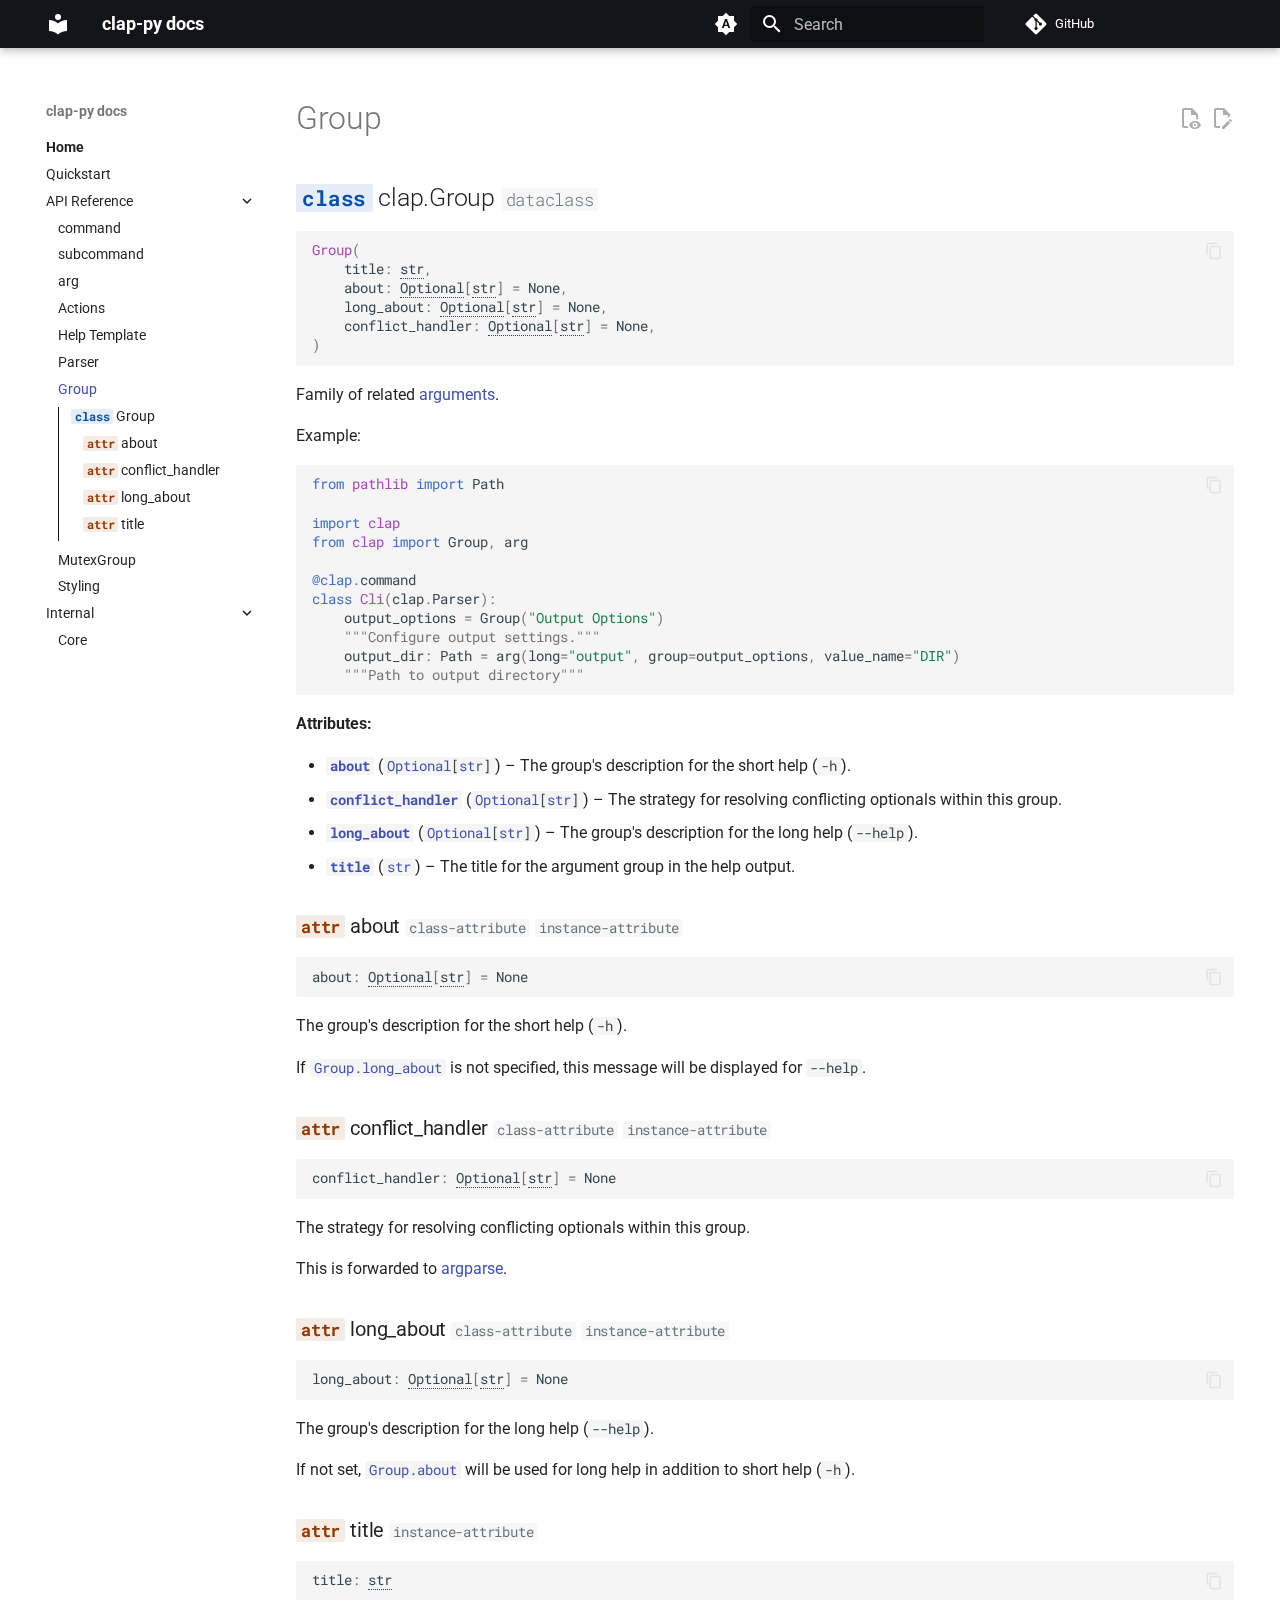
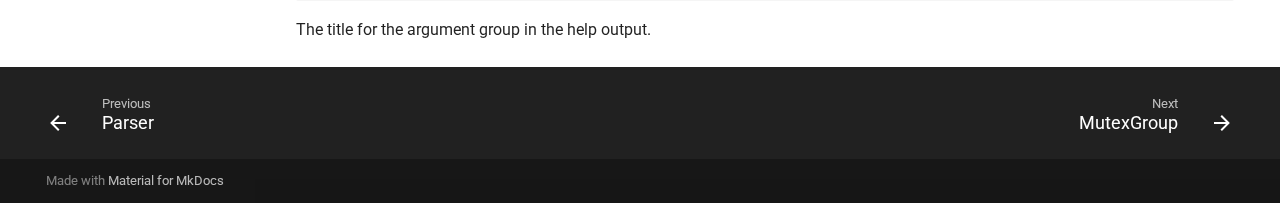
<file: group/index.html>
<!doctype html>
<html lang="en" class="no-js">
  <head>
    
      <meta charset="utf-8">
      <meta name="viewport" content="width=device-width,initial-scale=1">
      
      
      
        <link rel="canonical" href="https://adityasz.github.io/clap-py/group/">
      
      
        <link rel="prev" href="../parser/">
      
      
        <link rel="next" href="../mutex_group/">
      
      
      <link rel="icon" href="../assets/images/favicon.png">
      <meta name="generator" content="mkdocs-1.6.1, mkdocs-material-9.6.14">
    
    
      
        <title>Group - clap-py docs</title>
      
    
    
      <link rel="stylesheet" href="../assets/stylesheets/main.342714a4.min.css">
      
        
        <link rel="stylesheet" href="../assets/stylesheets/palette.06af60db.min.css">
      
      


    
    
      
    
    
      
        
        
        <link rel="preconnect" href="https://fonts.gstatic.com" crossorigin>
        <link rel="stylesheet" href="https://fonts.googleapis.com/css?family=Roboto:300,300i,400,400i,700,700i%7CRoboto+Mono:400,400i,700,700i&display=fallback">
        <style>:root{--md-text-font:"Roboto";--md-code-font:"Roboto Mono"}</style>
      
    
    
      <link rel="stylesheet" href="../assets/_mkdocstrings.css">
    
      <link rel="stylesheet" href="../stylesheets/custom.css">
    
    <script>__md_scope=new URL("..",location),__md_hash=e=>[...e].reduce(((e,_)=>(e<<5)-e+_.charCodeAt(0)),0),__md_get=(e,_=localStorage,t=__md_scope)=>JSON.parse(_.getItem(t.pathname+"."+e)),__md_set=(e,_,t=localStorage,a=__md_scope)=>{try{t.setItem(a.pathname+"."+e,JSON.stringify(_))}catch(e){}}</script>
    
      

    
    
    
  </head>
  
  
    
    
      
    
    
    
    
    <body dir="ltr" data-md-color-scheme="default" data-md-color-primary="black" data-md-color-accent="lime">
  
    
    <input class="md-toggle" data-md-toggle="drawer" type="checkbox" id="__drawer" autocomplete="off">
    <input class="md-toggle" data-md-toggle="search" type="checkbox" id="__search" autocomplete="off">
    <label class="md-overlay" for="__drawer"></label>
    <div data-md-component="skip">
      
        
        <a href="#group" class="md-skip">
          Skip to content
        </a>
      
    </div>
    <div data-md-component="announce">
      
    </div>
    
    
      

  

<header class="md-header md-header--shadow" data-md-component="header">
  <nav class="md-header__inner md-grid" aria-label="Header">
    <a href=".." title="clap-py docs" class="md-header__button md-logo" aria-label="clap-py docs" data-md-component="logo">
      
  
  <svg xmlns="http://www.w3.org/2000/svg" viewBox="0 0 24 24"><path d="M12 8a3 3 0 0 0 3-3 3 3 0 0 0-3-3 3 3 0 0 0-3 3 3 3 0 0 0 3 3m0 3.54C9.64 9.35 6.5 8 3 8v11c3.5 0 6.64 1.35 9 3.54 2.36-2.19 5.5-3.54 9-3.54V8c-3.5 0-6.64 1.35-9 3.54"/></svg>

    </a>
    <label class="md-header__button md-icon" for="__drawer">
      
      <svg xmlns="http://www.w3.org/2000/svg" viewBox="0 0 24 24"><path d="M3 6h18v2H3zm0 5h18v2H3zm0 5h18v2H3z"/></svg>
    </label>
    <div class="md-header__title" data-md-component="header-title">
      <div class="md-header__ellipsis">
        <div class="md-header__topic">
          <span class="md-ellipsis">
            clap-py docs
          </span>
        </div>
        <div class="md-header__topic" data-md-component="header-topic">
          <span class="md-ellipsis">
            
              Group
            
          </span>
        </div>
      </div>
    </div>
    
      
        <form class="md-header__option" data-md-component="palette">
  
    
    
    
    <input class="md-option" data-md-color-media="(prefers-color-scheme)" data-md-color-scheme="default" data-md-color-primary="black" data-md-color-accent="lime"  aria-label="Switch to light mode"  type="radio" name="__palette" id="__palette_0">
    
      <label class="md-header__button md-icon" title="Switch to light mode" for="__palette_1" hidden>
        <svg xmlns="http://www.w3.org/2000/svg" viewBox="0 0 24 24"><path d="m14.3 16-.7-2h-3.2l-.7 2H7.8L11 7h2l3.2 9zM20 8.69V4h-4.69L12 .69 8.69 4H4v4.69L.69 12 4 15.31V20h4.69L12 23.31 15.31 20H20v-4.69L23.31 12zm-9.15 3.96h2.3L12 9z"/></svg>
      </label>
    
  
    
    
    
    <input class="md-option" data-md-color-media="(prefers-color-scheme: light)" data-md-color-scheme="default" data-md-color-primary="black" data-md-color-accent="lime"  aria-label="Switch to dark mode"  type="radio" name="__palette" id="__palette_1">
    
      <label class="md-header__button md-icon" title="Switch to dark mode" for="__palette_2" hidden>
        <svg xmlns="http://www.w3.org/2000/svg" viewBox="0 0 24 24"><path d="M12 8a4 4 0 0 0-4 4 4 4 0 0 0 4 4 4 4 0 0 0 4-4 4 4 0 0 0-4-4m0 10a6 6 0 0 1-6-6 6 6 0 0 1 6-6 6 6 0 0 1 6 6 6 6 0 0 1-6 6m8-9.31V4h-4.69L12 .69 8.69 4H4v4.69L.69 12 4 15.31V20h4.69L12 23.31 15.31 20H20v-4.69L23.31 12z"/></svg>
      </label>
    
  
    
    
    
    <input class="md-option" data-md-color-media="(prefers-color-scheme: dark)" data-md-color-scheme="slate" data-md-color-primary="black" data-md-color-accent="lime"  aria-label="Switch to system preference"  type="radio" name="__palette" id="__palette_2">
    
      <label class="md-header__button md-icon" title="Switch to system preference" for="__palette_0" hidden>
        <svg xmlns="http://www.w3.org/2000/svg" viewBox="0 0 24 24"><path d="M12 18c-.89 0-1.74-.2-2.5-.55C11.56 16.5 13 14.42 13 12s-1.44-4.5-3.5-5.45C10.26 6.2 11.11 6 12 6a6 6 0 0 1 6 6 6 6 0 0 1-6 6m8-9.31V4h-4.69L12 .69 8.69 4H4v4.69L.69 12 4 15.31V20h4.69L12 23.31 15.31 20H20v-4.69L23.31 12z"/></svg>
      </label>
    
  
</form>
      
    
    
      <script>var palette=__md_get("__palette");if(palette&&palette.color){if("(prefers-color-scheme)"===palette.color.media){var media=matchMedia("(prefers-color-scheme: light)"),input=document.querySelector(media.matches?"[data-md-color-media='(prefers-color-scheme: light)']":"[data-md-color-media='(prefers-color-scheme: dark)']");palette.color.media=input.getAttribute("data-md-color-media"),palette.color.scheme=input.getAttribute("data-md-color-scheme"),palette.color.primary=input.getAttribute("data-md-color-primary"),palette.color.accent=input.getAttribute("data-md-color-accent")}for(var[key,value]of Object.entries(palette.color))document.body.setAttribute("data-md-color-"+key,value)}</script>
    
    
    
      
      
        <label class="md-header__button md-icon" for="__search">
          
          <svg xmlns="http://www.w3.org/2000/svg" viewBox="0 0 24 24"><path d="M9.5 3A6.5 6.5 0 0 1 16 9.5c0 1.61-.59 3.09-1.56 4.23l.27.27h.79l5 5-1.5 1.5-5-5v-.79l-.27-.27A6.52 6.52 0 0 1 9.5 16 6.5 6.5 0 0 1 3 9.5 6.5 6.5 0 0 1 9.5 3m0 2C7 5 5 7 5 9.5S7 14 9.5 14 14 12 14 9.5 12 5 9.5 5"/></svg>
        </label>
        <div class="md-search" data-md-component="search" role="dialog">
  <label class="md-search__overlay" for="__search"></label>
  <div class="md-search__inner" role="search">
    <form class="md-search__form" name="search">
      <input type="text" class="md-search__input" name="query" aria-label="Search" placeholder="Search" autocapitalize="off" autocorrect="off" autocomplete="off" spellcheck="false" data-md-component="search-query" required>
      <label class="md-search__icon md-icon" for="__search">
        
        <svg xmlns="http://www.w3.org/2000/svg" viewBox="0 0 24 24"><path d="M9.5 3A6.5 6.5 0 0 1 16 9.5c0 1.61-.59 3.09-1.56 4.23l.27.27h.79l5 5-1.5 1.5-5-5v-.79l-.27-.27A6.52 6.52 0 0 1 9.5 16 6.5 6.5 0 0 1 3 9.5 6.5 6.5 0 0 1 9.5 3m0 2C7 5 5 7 5 9.5S7 14 9.5 14 14 12 14 9.5 12 5 9.5 5"/></svg>
        
        <svg xmlns="http://www.w3.org/2000/svg" viewBox="0 0 24 24"><path d="M20 11v2H8l5.5 5.5-1.42 1.42L4.16 12l7.92-7.92L13.5 5.5 8 11z"/></svg>
      </label>
      <nav class="md-search__options" aria-label="Search">
        
        <button type="reset" class="md-search__icon md-icon" title="Clear" aria-label="Clear" tabindex="-1">
          
          <svg xmlns="http://www.w3.org/2000/svg" viewBox="0 0 24 24"><path d="M19 6.41 17.59 5 12 10.59 6.41 5 5 6.41 10.59 12 5 17.59 6.41 19 12 13.41 17.59 19 19 17.59 13.41 12z"/></svg>
        </button>
      </nav>
      
        <div class="md-search__suggest" data-md-component="search-suggest"></div>
      
    </form>
    <div class="md-search__output">
      <div class="md-search__scrollwrap" tabindex="0" data-md-scrollfix>
        <div class="md-search-result" data-md-component="search-result">
          <div class="md-search-result__meta">
            Initializing search
          </div>
          <ol class="md-search-result__list" role="presentation"></ol>
        </div>
      </div>
    </div>
  </div>
</div>
      
    
    
      <div class="md-header__source">
        <a href="https://github.com/adityasz/clap-py" title="Go to repository" class="md-source" data-md-component="source">
  <div class="md-source__icon md-icon">
    
    <svg xmlns="http://www.w3.org/2000/svg" viewBox="0 0 448 512"><!--! Font Awesome Free 6.7.2 by @fontawesome - https://fontawesome.com License - https://fontawesome.com/license/free (Icons: CC BY 4.0, Fonts: SIL OFL 1.1, Code: MIT License) Copyright 2024 Fonticons, Inc.--><path d="M439.55 236.05 244 40.45a28.87 28.87 0 0 0-40.81 0l-40.66 40.63 51.52 51.52c27.06-9.14 52.68 16.77 43.39 43.68l49.66 49.66c34.23-11.8 61.18 31 35.47 56.69-26.49 26.49-70.21-2.87-56-37.34L240.22 199v121.85c25.3 12.54 22.26 41.85 9.08 55a34.34 34.34 0 0 1-48.55 0c-17.57-17.6-11.07-46.91 11.25-56v-123c-20.8-8.51-24.6-30.74-18.64-45L142.57 101 8.45 235.14a28.86 28.86 0 0 0 0 40.81l195.61 195.6a28.86 28.86 0 0 0 40.8 0l194.69-194.69a28.86 28.86 0 0 0 0-40.81"/></svg>
  </div>
  <div class="md-source__repository">
    GitHub
  </div>
</a>
      </div>
    
  </nav>
  
</header>
    
    <div class="md-container" data-md-component="container">
      
      
        
          
        
      
      <main class="md-main" data-md-component="main">
        <div class="md-main__inner md-grid">
          
            
              
              <div class="md-sidebar md-sidebar--primary" data-md-component="sidebar" data-md-type="navigation" >
                <div class="md-sidebar__scrollwrap">
                  <div class="md-sidebar__inner">
                    



  

<nav class="md-nav md-nav--primary md-nav--integrated" aria-label="Navigation" data-md-level="0">
  <label class="md-nav__title" for="__drawer">
    <a href=".." title="clap-py docs" class="md-nav__button md-logo" aria-label="clap-py docs" data-md-component="logo">
      
  
  <svg xmlns="http://www.w3.org/2000/svg" viewBox="0 0 24 24"><path d="M12 8a3 3 0 0 0 3-3 3 3 0 0 0-3-3 3 3 0 0 0-3 3 3 3 0 0 0 3 3m0 3.54C9.64 9.35 6.5 8 3 8v11c3.5 0 6.64 1.35 9 3.54 2.36-2.19 5.5-3.54 9-3.54V8c-3.5 0-6.64 1.35-9 3.54"/></svg>

    </a>
    clap-py docs
  </label>
  
    <div class="md-nav__source">
      <a href="https://github.com/adityasz/clap-py" title="Go to repository" class="md-source" data-md-component="source">
  <div class="md-source__icon md-icon">
    
    <svg xmlns="http://www.w3.org/2000/svg" viewBox="0 0 448 512"><!--! Font Awesome Free 6.7.2 by @fontawesome - https://fontawesome.com License - https://fontawesome.com/license/free (Icons: CC BY 4.0, Fonts: SIL OFL 1.1, Code: MIT License) Copyright 2024 Fonticons, Inc.--><path d="M439.55 236.05 244 40.45a28.87 28.87 0 0 0-40.81 0l-40.66 40.63 51.52 51.52c27.06-9.14 52.68 16.77 43.39 43.68l49.66 49.66c34.23-11.8 61.18 31 35.47 56.69-26.49 26.49-70.21-2.87-56-37.34L240.22 199v121.85c25.3 12.54 22.26 41.85 9.08 55a34.34 34.34 0 0 1-48.55 0c-17.57-17.6-11.07-46.91 11.25-56v-123c-20.8-8.51-24.6-30.74-18.64-45L142.57 101 8.45 235.14a28.86 28.86 0 0 0 0 40.81l195.61 195.6a28.86 28.86 0 0 0 40.8 0l194.69-194.69a28.86 28.86 0 0 0 0-40.81"/></svg>
  </div>
  <div class="md-source__repository">
    GitHub
  </div>
</a>
    </div>
  
  <ul class="md-nav__list" data-md-scrollfix>
    
      
      
  
  
    
  
  
  
    
    
      
        
          
        
      
        
      
        
      
        
      
    
    
    
      
        
        
      
    
    
    <li class="md-nav__item md-nav__item--active md-nav__item--section md-nav__item--nested">
      
        
        
        <input class="md-nav__toggle md-toggle " type="checkbox" id="__nav_1" checked>
        
          
          <div class="md-nav__link md-nav__container">
            <a href=".." class="md-nav__link ">
              
  
  
  <span class="md-ellipsis">
    Home
    
  </span>
  

            </a>
            
              
              <label class="md-nav__link " for="__nav_1" id="__nav_1_label" tabindex="">
                <span class="md-nav__icon md-icon"></span>
              </label>
            
          </div>
        
        <nav class="md-nav" data-md-level="1" aria-labelledby="__nav_1_label" aria-expanded="true">
          <label class="md-nav__title" for="__nav_1">
            <span class="md-nav__icon md-icon"></span>
            Home
          </label>
          <ul class="md-nav__list" data-md-scrollfix>
            
              
            
              
                
  
  
  
  
    <li class="md-nav__item">
      <a href="../quickstart/" class="md-nav__link">
        
  
  
  <span class="md-ellipsis">
    Quickstart
    
  </span>
  

      </a>
    </li>
  

              
            
              
                
  
  
    
  
  
  
    
    
      
        
      
        
      
        
      
        
      
        
      
        
      
        
      
        
      
        
      
    
    
    
      
    
    
    <li class="md-nav__item md-nav__item--active md-nav__item--nested">
      
        
        
        <input class="md-nav__toggle md-toggle " type="checkbox" id="__nav_1_3" checked>
        
          
          <label class="md-nav__link" for="__nav_1_3" id="__nav_1_3_label" tabindex="0">
            
  
  
  <span class="md-ellipsis">
    API Reference
    
  </span>
  

            <span class="md-nav__icon md-icon"></span>
          </label>
        
        <nav class="md-nav" data-md-level="2" aria-labelledby="__nav_1_3_label" aria-expanded="true">
          <label class="md-nav__title" for="__nav_1_3">
            <span class="md-nav__icon md-icon"></span>
            API Reference
          </label>
          <ul class="md-nav__list" data-md-scrollfix>
            
              
                
  
  
  
  
    <li class="md-nav__item">
      <a href="../command/" class="md-nav__link">
        
  
  
  <span class="md-ellipsis">
    command
    
  </span>
  

      </a>
    </li>
  

              
            
              
                
  
  
  
  
    <li class="md-nav__item">
      <a href="../subcommand/" class="md-nav__link">
        
  
  
  <span class="md-ellipsis">
    subcommand
    
  </span>
  

      </a>
    </li>
  

              
            
              
                
  
  
  
  
    <li class="md-nav__item">
      <a href="../arg/" class="md-nav__link">
        
  
  
  <span class="md-ellipsis">
    arg
    
  </span>
  

      </a>
    </li>
  

              
            
              
                
  
  
  
  
    <li class="md-nav__item">
      <a href="../actions/" class="md-nav__link">
        
  
  
  <span class="md-ellipsis">
    Actions
    
  </span>
  

      </a>
    </li>
  

              
            
              
                
  
  
  
  
    <li class="md-nav__item">
      <a href="../help/" class="md-nav__link">
        
  
  
  <span class="md-ellipsis">
    Help Template
    
  </span>
  

      </a>
    </li>
  

              
            
              
                
  
  
  
  
    <li class="md-nav__item">
      <a href="../parser/" class="md-nav__link">
        
  
  
  <span class="md-ellipsis">
    Parser
    
  </span>
  

      </a>
    </li>
  

              
            
              
                
  
  
    
  
  
  
    <li class="md-nav__item md-nav__item--active">
      
      <input class="md-nav__toggle md-toggle" type="checkbox" id="__toc">
      
      
        
      
      
        <label class="md-nav__link md-nav__link--active" for="__toc">
          
  
  
  <span class="md-ellipsis">
    Group
    
  </span>
  

          <span class="md-nav__icon md-icon"></span>
        </label>
      
      <a href="./" class="md-nav__link md-nav__link--active">
        
  
  
  <span class="md-ellipsis">
    Group
    
  </span>
  

      </a>
      
        

<nav class="md-nav md-nav--secondary" aria-label="Table of contents">
  
  
  
    
  
  
    <label class="md-nav__title" for="__toc">
      <span class="md-nav__icon md-icon"></span>
      Table of contents
    </label>
    <ul class="md-nav__list" data-md-component="toc" data-md-scrollfix>
      
        <li class="md-nav__item">
  <a href="#clap.Group" class="md-nav__link">
    <span class="md-ellipsis">
      <code class="doc-symbol doc-symbol-toc doc-symbol-class"></code>&nbsp;Group
    </span>
  </a>
  
    <nav class="md-nav" aria-label=" Group">
      <ul class="md-nav__list">
        
          <li class="md-nav__item">
  <a href="#clap.Group.about" class="md-nav__link">
    <span class="md-ellipsis">
      <code class="doc-symbol doc-symbol-toc doc-symbol-attribute"></code>&nbsp;about
    </span>
  </a>
  
</li>
        
          <li class="md-nav__item">
  <a href="#clap.Group.conflict_handler" class="md-nav__link">
    <span class="md-ellipsis">
      <code class="doc-symbol doc-symbol-toc doc-symbol-attribute"></code>&nbsp;conflict_handler
    </span>
  </a>
  
</li>
        
          <li class="md-nav__item">
  <a href="#clap.Group.long_about" class="md-nav__link">
    <span class="md-ellipsis">
      <code class="doc-symbol doc-symbol-toc doc-symbol-attribute"></code>&nbsp;long_about
    </span>
  </a>
  
</li>
        
          <li class="md-nav__item">
  <a href="#clap.Group.title" class="md-nav__link">
    <span class="md-ellipsis">
      <code class="doc-symbol doc-symbol-toc doc-symbol-attribute"></code>&nbsp;title
    </span>
  </a>
  
</li>
        
      </ul>
    </nav>
  
</li>
      
    </ul>
  
</nav>
      
    </li>
  

              
            
              
                
  
  
  
  
    <li class="md-nav__item">
      <a href="../mutex_group/" class="md-nav__link">
        
  
  
  <span class="md-ellipsis">
    MutexGroup
    
  </span>
  

      </a>
    </li>
  

              
            
              
                
  
  
  
  
    <li class="md-nav__item">
      <a href="../styling/" class="md-nav__link">
        
  
  
  <span class="md-ellipsis">
    Styling
    
  </span>
  

      </a>
    </li>
  

              
            
          </ul>
        </nav>
      
    </li>
  

              
            
              
                
  
  
  
  
    
    
      
        
      
    
    
    
      
    
    
    <li class="md-nav__item md-nav__item--nested">
      
        
        
          
        
        <input class="md-nav__toggle md-toggle md-toggle--indeterminate" type="checkbox" id="__nav_1_4" >
        
          
          <label class="md-nav__link" for="__nav_1_4" id="__nav_1_4_label" tabindex="0">
            
  
  
  <span class="md-ellipsis">
    Internal
    
  </span>
  

            <span class="md-nav__icon md-icon"></span>
          </label>
        
        <nav class="md-nav" data-md-level="2" aria-labelledby="__nav_1_4_label" aria-expanded="false">
          <label class="md-nav__title" for="__nav_1_4">
            <span class="md-nav__icon md-icon"></span>
            Internal
          </label>
          <ul class="md-nav__list" data-md-scrollfix>
            
              
                
  
  
  
  
    <li class="md-nav__item">
      <a href="../core/" class="md-nav__link">
        
  
  
  <span class="md-ellipsis">
    Core
    
  </span>
  

      </a>
    </li>
  

              
            
          </ul>
        </nav>
      
    </li>
  

              
            
          </ul>
        </nav>
      
    </li>
  

    
  </ul>
</nav>
                  </div>
                </div>
              </div>
            
            
          
          
            <div class="md-content" data-md-component="content">
              <article class="md-content__inner md-typeset">
                
                  


  
    <a href="https://github.com/adityasz/clap-py/edit/master/docs/group.md" title="Edit this page" class="md-content__button md-icon">
      
      <svg xmlns="http://www.w3.org/2000/svg" viewBox="0 0 24 24"><path d="M10 20H6V4h7v5h5v3.1l2-2V8l-6-6H6c-1.1 0-2 .9-2 2v16c0 1.1.9 2 2 2h4zm10.2-7c.1 0 .3.1.4.2l1.3 1.3c.2.2.2.6 0 .8l-1 1-2.1-2.1 1-1c.1-.1.2-.2.4-.2m0 3.9L14.1 23H12v-2.1l6.1-6.1z"/></svg>
    </a>
  
  
    
      
    
    <a href="https://github.com/adityasz/clap-py/raw/master/docs/group.md" title="View source of this page" class="md-content__button md-icon">
      
      <svg xmlns="http://www.w3.org/2000/svg" viewBox="0 0 24 24"><path d="M17 18c.56 0 1 .44 1 1s-.44 1-1 1-1-.44-1-1 .44-1 1-1m0-3c-2.73 0-5.06 1.66-6 4 .94 2.34 3.27 4 6 4s5.06-1.66 6-4c-.94-2.34-3.27-4-6-4m0 6.5a2.5 2.5 0 0 1-2.5-2.5 2.5 2.5 0 0 1 2.5-2.5 2.5 2.5 0 0 1 2.5 2.5 2.5 2.5 0 0 1-2.5 2.5M9.27 20H6V4h7v5h5v4.07c.7.08 1.36.25 2 .49V8l-6-6H6a2 2 0 0 0-2 2v16a2 2 0 0 0 2 2h4.5a8.2 8.2 0 0 1-1.23-2"/></svg>
    </a>
  


<h1 id="group">Group</h1>


<div class="doc doc-object doc-class">



<h2 id="clap.Group" class="doc doc-heading">
<code class="doc-symbol doc-symbol-heading doc-symbol-class"></code>            <span class="doc doc-object-name doc-class-name">clap.Group</span>


  <span class="doc doc-labels">
      <small class="doc doc-label doc-label-dataclass"><code>dataclass</code></small>
  </span>

</h2>
<div class="doc-signature highlight"><pre><span></span><code><span class="nf">Group</span><span class="p">(</span>
    <span class="n">title</span><span class="p">:</span> <span class="n"><a class="autorefs autorefs-external" href="https://docs.python.org/3/library/stdtypes.html#str">str</a></span><span class="p">,</span>
    <span class="n">about</span><span class="p">:</span> <span class="n"><a class="autorefs autorefs-external" title="&lt;code&gt;typing.Optional&lt;/code&gt;" href="https://docs.python.org/3/library/typing.html#typing.Optional">Optional</a></span><span class="p">[</span><span class="n"><a class="autorefs autorefs-external" href="https://docs.python.org/3/library/stdtypes.html#str">str</a></span><span class="p">]</span> <span class="o">=</span> <span class="kc">None</span><span class="p">,</span>
    <span class="n">long_about</span><span class="p">:</span> <span class="n"><a class="autorefs autorefs-external" title="&lt;code&gt;typing.Optional&lt;/code&gt;" href="https://docs.python.org/3/library/typing.html#typing.Optional">Optional</a></span><span class="p">[</span><span class="n"><a class="autorefs autorefs-external" href="https://docs.python.org/3/library/stdtypes.html#str">str</a></span><span class="p">]</span> <span class="o">=</span> <span class="kc">None</span><span class="p">,</span>
    <span class="n">conflict_handler</span><span class="p">:</span> <span class="n"><a class="autorefs autorefs-external" title="&lt;code&gt;typing.Optional&lt;/code&gt;" href="https://docs.python.org/3/library/typing.html#typing.Optional">Optional</a></span><span class="p">[</span><span class="n"><a class="autorefs autorefs-external" href="https://docs.python.org/3/library/stdtypes.html#str">str</a></span><span class="p">]</span> <span class="o">=</span> <span class="kc">None</span><span class="p">,</span>
<span class="p">)</span>
</code></pre></div>

    <div class="doc doc-contents first">


        <p>Family of related <a class="autorefs autorefs-internal" title="&lt;code class=&quot;doc-symbol doc-symbol-heading doc-symbol-class&quot;&gt;&lt;/code&gt;            &lt;span class=&quot;doc doc-object-name doc-class-name&quot;&gt;clap.core.Arg&lt;/span&gt;


  &lt;span class=&quot;doc doc-labels&quot;&gt;
      &lt;small class=&quot;doc doc-label doc-label-dataclass&quot;&gt;&lt;code&gt;dataclass&lt;/code&gt;&lt;/small&gt;
  &lt;/span&gt;" href="../core/#clap.core.Arg">arguments</a>.</p>
<p>Example:</p>
<div class="highlight"><pre><span></span><code><span class="kn">from</span><span class="w"> </span><span class="nn">pathlib</span><span class="w"> </span><span class="kn">import</span> <span class="n">Path</span>

<span class="kn">import</span><span class="w"> </span><span class="nn">clap</span>
<span class="kn">from</span><span class="w"> </span><span class="nn">clap</span><span class="w"> </span><span class="kn">import</span> <span class="n">Group</span><span class="p">,</span> <span class="n">arg</span>

<span class="nd">@clap</span><span class="o">.</span><span class="n">command</span>
<span class="k">class</span><span class="w"> </span><span class="nc">Cli</span><span class="p">(</span><span class="n">clap</span><span class="o">.</span><span class="n">Parser</span><span class="p">):</span>
    <span class="n">output_options</span> <span class="o">=</span> <span class="n">Group</span><span class="p">(</span><span class="s2">&quot;Output Options&quot;</span><span class="p">)</span>
<span class="w">    </span><span class="sd">&quot;&quot;&quot;Configure output settings.&quot;&quot;&quot;</span>
    <span class="n">output_dir</span><span class="p">:</span> <span class="n">Path</span> <span class="o">=</span> <span class="n">arg</span><span class="p">(</span><span class="n">long</span><span class="o">=</span><span class="s2">&quot;output&quot;</span><span class="p">,</span> <span class="n">group</span><span class="o">=</span><span class="n">output_options</span><span class="p">,</span> <span class="n">value_name</span><span class="o">=</span><span class="s2">&quot;DIR&quot;</span><span class="p">)</span>
<span class="w">    </span><span class="sd">&quot;&quot;&quot;Path to output directory&quot;&quot;&quot;</span>
</code></pre></div>












<p><span class="doc-section-title">Attributes:</span></p>
    <ul>
        <li class="doc-section-item field-body">
          <b><code><a class="autorefs autorefs-internal" title="&lt;code class=&quot;doc-symbol doc-symbol-heading doc-symbol-attribute&quot;&gt;&lt;/code&gt;            &lt;span class=&quot;doc doc-object-name doc-attribute-name&quot;&gt;about&lt;/span&gt;


  &lt;span class=&quot;doc doc-labels&quot;&gt;
      &lt;small class=&quot;doc doc-label doc-label-class-attribute&quot;&gt;&lt;code&gt;class-attribute&lt;/code&gt;&lt;/small&gt;
      &lt;small class=&quot;doc doc-label doc-label-instance-attribute&quot;&gt;&lt;code&gt;instance-attribute&lt;/code&gt;&lt;/small&gt;
  &lt;/span&gt; (&lt;code&gt;clap.Group.about&lt;/code&gt;)" href="#clap.Group.about">about</a></code></b>
              (<code><a class="autorefs autorefs-external" title="&lt;code&gt;typing.Optional&lt;/code&gt;" href="https://docs.python.org/3/library/typing.html#typing.Optional">Optional</a>[<a class="autorefs autorefs-external" href="https://docs.python.org/3/library/stdtypes.html#str">str</a>]</code>)
          –
          <div class="doc-md-description">
            <p>The group's description for the short help (<code>-h</code>).</p>
          </div>
        </li>
        <li class="doc-section-item field-body">
          <b><code><a class="autorefs autorefs-internal" title="&lt;code class=&quot;doc-symbol doc-symbol-heading doc-symbol-attribute&quot;&gt;&lt;/code&gt;            &lt;span class=&quot;doc doc-object-name doc-attribute-name&quot;&gt;conflict_handler&lt;/span&gt;


  &lt;span class=&quot;doc doc-labels&quot;&gt;
      &lt;small class=&quot;doc doc-label doc-label-class-attribute&quot;&gt;&lt;code&gt;class-attribute&lt;/code&gt;&lt;/small&gt;
      &lt;small class=&quot;doc doc-label doc-label-instance-attribute&quot;&gt;&lt;code&gt;instance-attribute&lt;/code&gt;&lt;/small&gt;
  &lt;/span&gt; (&lt;code&gt;clap.Group.conflict_handler&lt;/code&gt;)" href="#clap.Group.conflict_handler">conflict_handler</a></code></b>
              (<code><a class="autorefs autorefs-external" title="&lt;code&gt;typing.Optional&lt;/code&gt;" href="https://docs.python.org/3/library/typing.html#typing.Optional">Optional</a>[<a class="autorefs autorefs-external" href="https://docs.python.org/3/library/stdtypes.html#str">str</a>]</code>)
          –
          <div class="doc-md-description">
            <p>The strategy for resolving conflicting optionals within this group.</p>
          </div>
        </li>
        <li class="doc-section-item field-body">
          <b><code><a class="autorefs autorefs-internal" title="&lt;code class=&quot;doc-symbol doc-symbol-heading doc-symbol-attribute&quot;&gt;&lt;/code&gt;            &lt;span class=&quot;doc doc-object-name doc-attribute-name&quot;&gt;long_about&lt;/span&gt;


  &lt;span class=&quot;doc doc-labels&quot;&gt;
      &lt;small class=&quot;doc doc-label doc-label-class-attribute&quot;&gt;&lt;code&gt;class-attribute&lt;/code&gt;&lt;/small&gt;
      &lt;small class=&quot;doc doc-label doc-label-instance-attribute&quot;&gt;&lt;code&gt;instance-attribute&lt;/code&gt;&lt;/small&gt;
  &lt;/span&gt; (&lt;code&gt;clap.Group.long_about&lt;/code&gt;)" href="#clap.Group.long_about">long_about</a></code></b>
              (<code><a class="autorefs autorefs-external" title="&lt;code&gt;typing.Optional&lt;/code&gt;" href="https://docs.python.org/3/library/typing.html#typing.Optional">Optional</a>[<a class="autorefs autorefs-external" href="https://docs.python.org/3/library/stdtypes.html#str">str</a>]</code>)
          –
          <div class="doc-md-description">
            <p>The group's description for the long help (<code>--help</code>).</p>
          </div>
        </li>
        <li class="doc-section-item field-body">
          <b><code><a class="autorefs autorefs-internal" title="&lt;code class=&quot;doc-symbol doc-symbol-heading doc-symbol-attribute&quot;&gt;&lt;/code&gt;            &lt;span class=&quot;doc doc-object-name doc-attribute-name&quot;&gt;title&lt;/span&gt;


  &lt;span class=&quot;doc doc-labels&quot;&gt;
      &lt;small class=&quot;doc doc-label doc-label-instance-attribute&quot;&gt;&lt;code&gt;instance-attribute&lt;/code&gt;&lt;/small&gt;
  &lt;/span&gt; (&lt;code&gt;clap.Group.title&lt;/code&gt;)" href="#clap.Group.title">title</a></code></b>
              (<code><a class="autorefs autorefs-external" href="https://docs.python.org/3/library/stdtypes.html#str">str</a></code>)
          –
          <div class="doc-md-description">
            <p>The title for the argument group in the help output.</p>
          </div>
        </li>
    </ul>




  <div class="doc doc-children">







<div class="doc doc-object doc-attribute">



<h3 id="clap.Group.about" class="doc doc-heading">
<code class="doc-symbol doc-symbol-heading doc-symbol-attribute"></code>            <span class="doc doc-object-name doc-attribute-name">about</span>


  <span class="doc doc-labels">
      <small class="doc doc-label doc-label-class-attribute"><code>class-attribute</code></small>
      <small class="doc doc-label doc-label-instance-attribute"><code>instance-attribute</code></small>
  </span>

</h3>
<div class="doc-signature highlight"><pre><span></span><code><span class="n">about</span><span class="p">:</span> <span class="n"><a class="autorefs autorefs-external" title="&lt;code&gt;typing.Optional&lt;/code&gt;" href="https://docs.python.org/3/library/typing.html#typing.Optional">Optional</a></span><span class="p">[</span><span class="n"><a class="autorefs autorefs-external" href="https://docs.python.org/3/library/stdtypes.html#str">str</a></span><span class="p">]</span> <span class="o">=</span> <span class="kc">None</span>
</code></pre></div>

    <div class="doc doc-contents ">

        <p>The group's description for the short help (<code>-h</code>).</p>
<p>If <a class="autorefs autorefs-internal" title="&lt;code class=&quot;doc-symbol doc-symbol-heading doc-symbol-attribute&quot;&gt;&lt;/code&gt;            &lt;span class=&quot;doc doc-object-name doc-attribute-name&quot;&gt;long_about&lt;/span&gt;


  &lt;span class=&quot;doc doc-labels&quot;&gt;
      &lt;small class=&quot;doc doc-label doc-label-class-attribute&quot;&gt;&lt;code&gt;class-attribute&lt;/code&gt;&lt;/small&gt;
      &lt;small class=&quot;doc doc-label doc-label-instance-attribute&quot;&gt;&lt;code&gt;instance-attribute&lt;/code&gt;&lt;/small&gt;
  &lt;/span&gt;" href="#clap.Group.long_about"><code>Group.long_about</code></a> is not specified,
this message will be displayed for <code>--help</code>.</p>

    </div>

</div>

<div class="doc doc-object doc-attribute">



<h3 id="clap.Group.conflict_handler" class="doc doc-heading">
<code class="doc-symbol doc-symbol-heading doc-symbol-attribute"></code>            <span class="doc doc-object-name doc-attribute-name">conflict_handler</span>


  <span class="doc doc-labels">
      <small class="doc doc-label doc-label-class-attribute"><code>class-attribute</code></small>
      <small class="doc doc-label doc-label-instance-attribute"><code>instance-attribute</code></small>
  </span>

</h3>
<div class="doc-signature highlight"><pre><span></span><code><span class="n">conflict_handler</span><span class="p">:</span> <span class="n"><a class="autorefs autorefs-external" title="&lt;code&gt;typing.Optional&lt;/code&gt;" href="https://docs.python.org/3/library/typing.html#typing.Optional">Optional</a></span><span class="p">[</span><span class="n"><a class="autorefs autorefs-external" href="https://docs.python.org/3/library/stdtypes.html#str">str</a></span><span class="p">]</span> <span class="o">=</span> <span class="kc">None</span>
</code></pre></div>

    <div class="doc doc-contents ">

        <p>The strategy for resolving conflicting optionals within this group.</p>
<p>This is forwarded to <a class="autorefs autorefs-external" href="https://docs.python.org/3/library/argparse.html#module-argparse">argparse</a>.</p>

    </div>

</div>

<div class="doc doc-object doc-attribute">



<h3 id="clap.Group.long_about" class="doc doc-heading">
<code class="doc-symbol doc-symbol-heading doc-symbol-attribute"></code>            <span class="doc doc-object-name doc-attribute-name">long_about</span>


  <span class="doc doc-labels">
      <small class="doc doc-label doc-label-class-attribute"><code>class-attribute</code></small>
      <small class="doc doc-label doc-label-instance-attribute"><code>instance-attribute</code></small>
  </span>

</h3>
<div class="doc-signature highlight"><pre><span></span><code><span class="n">long_about</span><span class="p">:</span> <span class="n"><a class="autorefs autorefs-external" title="&lt;code&gt;typing.Optional&lt;/code&gt;" href="https://docs.python.org/3/library/typing.html#typing.Optional">Optional</a></span><span class="p">[</span><span class="n"><a class="autorefs autorefs-external" href="https://docs.python.org/3/library/stdtypes.html#str">str</a></span><span class="p">]</span> <span class="o">=</span> <span class="kc">None</span>
</code></pre></div>

    <div class="doc doc-contents ">

        <p>The group's description for the long help (<code>--help</code>).</p>
<p>If not set, <a class="autorefs autorefs-internal" title="&lt;code class=&quot;doc-symbol doc-symbol-heading doc-symbol-attribute&quot;&gt;&lt;/code&gt;            &lt;span class=&quot;doc doc-object-name doc-attribute-name&quot;&gt;about&lt;/span&gt;


  &lt;span class=&quot;doc doc-labels&quot;&gt;
      &lt;small class=&quot;doc doc-label doc-label-class-attribute&quot;&gt;&lt;code&gt;class-attribute&lt;/code&gt;&lt;/small&gt;
      &lt;small class=&quot;doc doc-label doc-label-instance-attribute&quot;&gt;&lt;code&gt;instance-attribute&lt;/code&gt;&lt;/small&gt;
  &lt;/span&gt;" href="#clap.Group.about"><code>Group.about</code></a> will be used for long help in
addition to short help (<code>-h</code>).</p>

    </div>

</div>

<div class="doc doc-object doc-attribute">



<h3 id="clap.Group.title" class="doc doc-heading">
<code class="doc-symbol doc-symbol-heading doc-symbol-attribute"></code>            <span class="doc doc-object-name doc-attribute-name">title</span>


  <span class="doc doc-labels">
      <small class="doc doc-label doc-label-instance-attribute"><code>instance-attribute</code></small>
  </span>

</h3>
<div class="doc-signature highlight"><pre><span></span><code><span class="n">title</span><span class="p">:</span> <span class="n"><a class="autorefs autorefs-external" href="https://docs.python.org/3/library/stdtypes.html#str">str</a></span>
</code></pre></div>

    <div class="doc doc-contents ">

        <p>The title for the argument group in the help output.</p>

    </div>

</div>





  </div>

    </div>

</div>












                
              </article>
            </div>
          
          
<script>var target=document.getElementById(location.hash.slice(1));target&&target.name&&(target.checked=target.name.startsWith("__tabbed_"))</script>
        </div>
        
          <button type="button" class="md-top md-icon" data-md-component="top" hidden>
  
  <svg xmlns="http://www.w3.org/2000/svg" viewBox="0 0 24 24"><path d="M13 20h-2V8l-5.5 5.5-1.42-1.42L12 4.16l7.92 7.92-1.42 1.42L13 8z"/></svg>
  Back to top
</button>
        
      </main>
      
        <footer class="md-footer">
  
    
      
      <nav class="md-footer__inner md-grid" aria-label="Footer" >
        
          
          <a href="../parser/" class="md-footer__link md-footer__link--prev" aria-label="Previous: Parser">
            <div class="md-footer__button md-icon">
              
              <svg xmlns="http://www.w3.org/2000/svg" viewBox="0 0 24 24"><path d="M20 11v2H8l5.5 5.5-1.42 1.42L4.16 12l7.92-7.92L13.5 5.5 8 11z"/></svg>
            </div>
            <div class="md-footer__title">
              <span class="md-footer__direction">
                Previous
              </span>
              <div class="md-ellipsis">
                Parser
              </div>
            </div>
          </a>
        
        
          
          <a href="../mutex_group/" class="md-footer__link md-footer__link--next" aria-label="Next: MutexGroup">
            <div class="md-footer__title">
              <span class="md-footer__direction">
                Next
              </span>
              <div class="md-ellipsis">
                MutexGroup
              </div>
            </div>
            <div class="md-footer__button md-icon">
              
              <svg xmlns="http://www.w3.org/2000/svg" viewBox="0 0 24 24"><path d="M4 11v2h12l-5.5 5.5 1.42 1.42L19.84 12l-7.92-7.92L10.5 5.5 16 11z"/></svg>
            </div>
          </a>
        
      </nav>
    
  
  <div class="md-footer-meta md-typeset">
    <div class="md-footer-meta__inner md-grid">
      <div class="md-copyright">
  
  
    Made with
    <a href="https://squidfunk.github.io/mkdocs-material/" target="_blank" rel="noopener">
      Material for MkDocs
    </a>
  
</div>
      
    </div>
  </div>
</footer>
      
    </div>
    <div class="md-dialog" data-md-component="dialog">
      <div class="md-dialog__inner md-typeset"></div>
    </div>
    
    
    
      
      <script id="__config" type="application/json">{"base": "..", "features": ["content.action.edit", "content.action.view", "content.code.annotate", "content.code.copy", "content.tooltips", "navigation.footer", "navigation.indexes", "navigation.sections", "navigation.expand", "navigation.top", "navigation.path", "search.highlight", "search.suggest", "toc.follow", "toc.integrate"], "search": "../assets/javascripts/workers/search.d50fe291.min.js", "tags": null, "translations": {"clipboard.copied": "Copied to clipboard", "clipboard.copy": "Copy to clipboard", "search.result.more.one": "1 more on this page", "search.result.more.other": "# more on this page", "search.result.none": "No matching documents", "search.result.one": "1 matching document", "search.result.other": "# matching documents", "search.result.placeholder": "Type to start searching", "search.result.term.missing": "Missing", "select.version": "Select version"}, "version": null}</script>
    
    
      <script src="../assets/javascripts/bundle.13a4f30d.min.js"></script>
      
    
  </body>
</html>
</file>
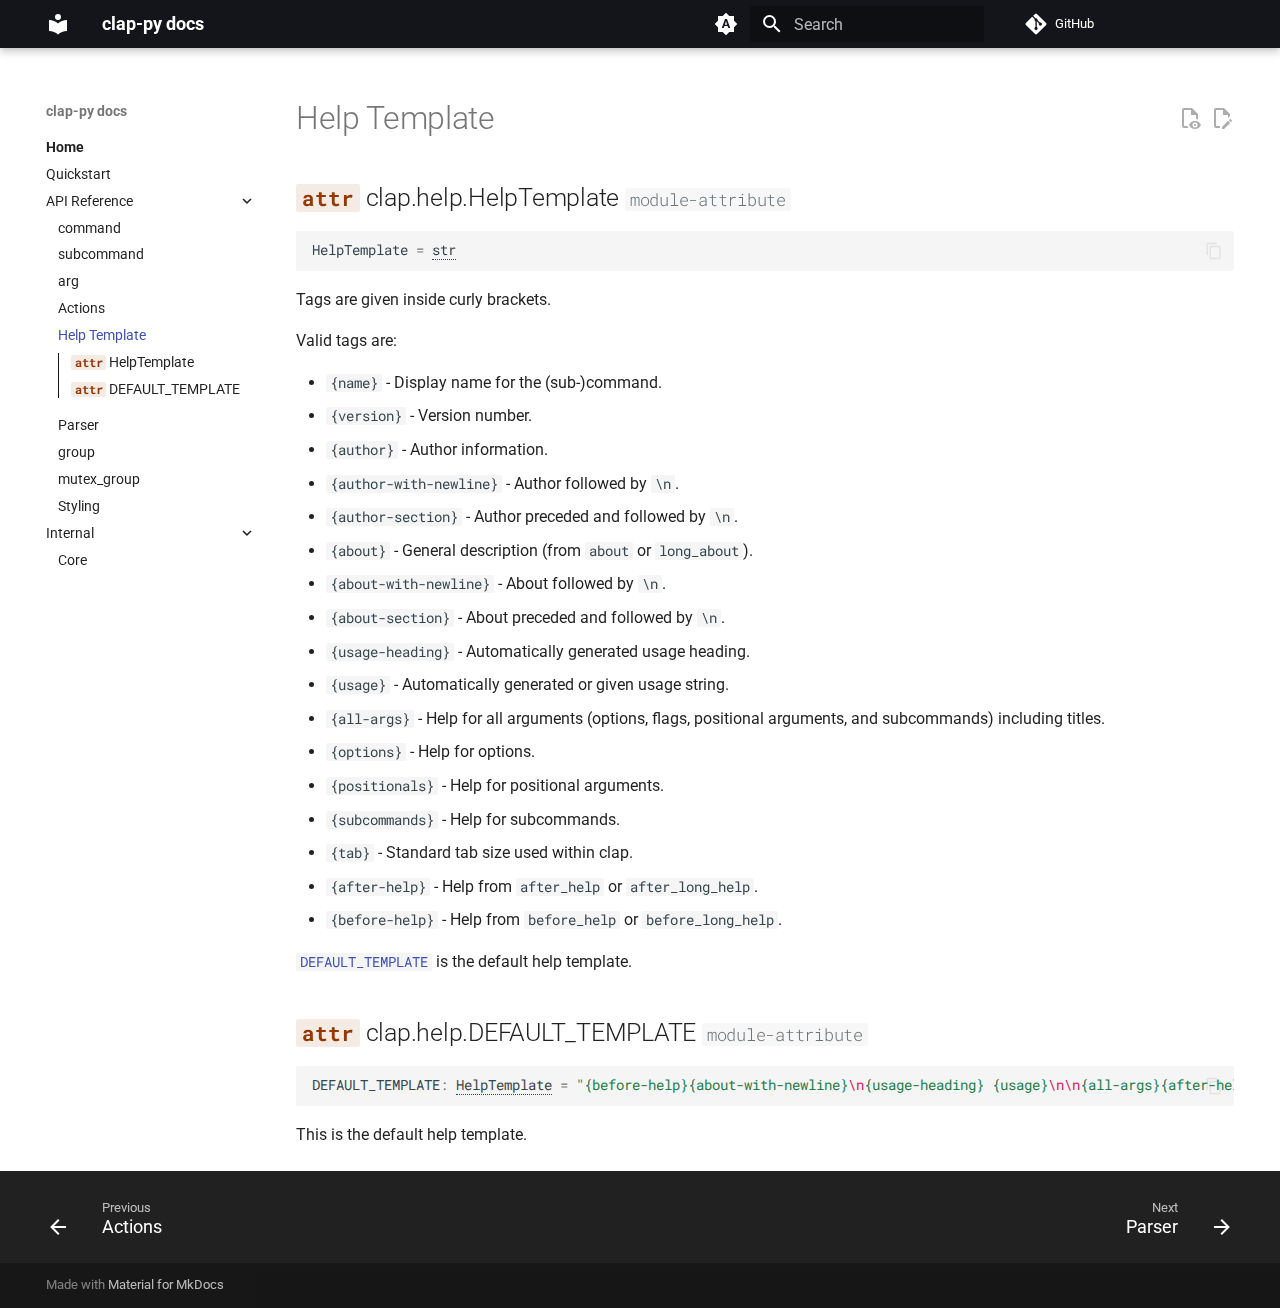
<file: help/index.html>
<!doctype html>
<html lang="en" class="no-js">
  <head>
    
      <meta charset="utf-8">
      <meta name="viewport" content="width=device-width,initial-scale=1">
      
      
      
        <link rel="canonical" href="https://adityasz.github.io/clap-py/help/">
      
      
        <link rel="prev" href="../actions/">
      
      
        <link rel="next" href="../parser/">
      
      
      <link rel="icon" href="../assets/images/favicon.png">
      <meta name="generator" content="mkdocs-1.6.1, mkdocs-material-9.6.14">
    
    
      
        <title>Help Template - clap-py docs</title>
      
    
    
      <link rel="stylesheet" href="../assets/stylesheets/main.342714a4.min.css">
      
        
        <link rel="stylesheet" href="../assets/stylesheets/palette.06af60db.min.css">
      
      


    
    
      
    
    
      
        
        
        <link rel="preconnect" href="https://fonts.gstatic.com" crossorigin>
        <link rel="stylesheet" href="https://fonts.googleapis.com/css?family=Roboto:300,300i,400,400i,700,700i%7CRoboto+Mono:400,400i,700,700i&display=fallback">
        <style>:root{--md-text-font:"Roboto";--md-code-font:"Roboto Mono"}</style>
      
    
    
      <link rel="stylesheet" href="../assets/_mkdocstrings.css">
    
      <link rel="stylesheet" href="../stylesheets/custom.css">
    
    <script>__md_scope=new URL("..",location),__md_hash=e=>[...e].reduce(((e,_)=>(e<<5)-e+_.charCodeAt(0)),0),__md_get=(e,_=localStorage,t=__md_scope)=>JSON.parse(_.getItem(t.pathname+"."+e)),__md_set=(e,_,t=localStorage,a=__md_scope)=>{try{t.setItem(a.pathname+"."+e,JSON.stringify(_))}catch(e){}}</script>
    
      

    
    
    
  </head>
  
  
    
    
      
    
    
    
    
    <body dir="ltr" data-md-color-scheme="default" data-md-color-primary="black" data-md-color-accent="lime">
  
    
    <input class="md-toggle" data-md-toggle="drawer" type="checkbox" id="__drawer" autocomplete="off">
    <input class="md-toggle" data-md-toggle="search" type="checkbox" id="__search" autocomplete="off">
    <label class="md-overlay" for="__drawer"></label>
    <div data-md-component="skip">
      
        
        <a href="#help-template" class="md-skip">
          Skip to content
        </a>
      
    </div>
    <div data-md-component="announce">
      
    </div>
    
    
      

  

<header class="md-header md-header--shadow" data-md-component="header">
  <nav class="md-header__inner md-grid" aria-label="Header">
    <a href=".." title="clap-py docs" class="md-header__button md-logo" aria-label="clap-py docs" data-md-component="logo">
      
  
  <svg xmlns="http://www.w3.org/2000/svg" viewBox="0 0 24 24"><path d="M12 8a3 3 0 0 0 3-3 3 3 0 0 0-3-3 3 3 0 0 0-3 3 3 3 0 0 0 3 3m0 3.54C9.64 9.35 6.5 8 3 8v11c3.5 0 6.64 1.35 9 3.54 2.36-2.19 5.5-3.54 9-3.54V8c-3.5 0-6.64 1.35-9 3.54"/></svg>

    </a>
    <label class="md-header__button md-icon" for="__drawer">
      
      <svg xmlns="http://www.w3.org/2000/svg" viewBox="0 0 24 24"><path d="M3 6h18v2H3zm0 5h18v2H3zm0 5h18v2H3z"/></svg>
    </label>
    <div class="md-header__title" data-md-component="header-title">
      <div class="md-header__ellipsis">
        <div class="md-header__topic">
          <span class="md-ellipsis">
            clap-py docs
          </span>
        </div>
        <div class="md-header__topic" data-md-component="header-topic">
          <span class="md-ellipsis">
            
              Help Template
            
          </span>
        </div>
      </div>
    </div>
    
      
        <form class="md-header__option" data-md-component="palette">
  
    
    
    
    <input class="md-option" data-md-color-media="(prefers-color-scheme)" data-md-color-scheme="default" data-md-color-primary="black" data-md-color-accent="lime"  aria-label="Switch to light mode"  type="radio" name="__palette" id="__palette_0">
    
      <label class="md-header__button md-icon" title="Switch to light mode" for="__palette_1" hidden>
        <svg xmlns="http://www.w3.org/2000/svg" viewBox="0 0 24 24"><path d="m14.3 16-.7-2h-3.2l-.7 2H7.8L11 7h2l3.2 9zM20 8.69V4h-4.69L12 .69 8.69 4H4v4.69L.69 12 4 15.31V20h4.69L12 23.31 15.31 20H20v-4.69L23.31 12zm-9.15 3.96h2.3L12 9z"/></svg>
      </label>
    
  
    
    
    
    <input class="md-option" data-md-color-media="(prefers-color-scheme: light)" data-md-color-scheme="default" data-md-color-primary="black" data-md-color-accent="lime"  aria-label="Switch to dark mode"  type="radio" name="__palette" id="__palette_1">
    
      <label class="md-header__button md-icon" title="Switch to dark mode" for="__palette_2" hidden>
        <svg xmlns="http://www.w3.org/2000/svg" viewBox="0 0 24 24"><path d="M12 8a4 4 0 0 0-4 4 4 4 0 0 0 4 4 4 4 0 0 0 4-4 4 4 0 0 0-4-4m0 10a6 6 0 0 1-6-6 6 6 0 0 1 6-6 6 6 0 0 1 6 6 6 6 0 0 1-6 6m8-9.31V4h-4.69L12 .69 8.69 4H4v4.69L.69 12 4 15.31V20h4.69L12 23.31 15.31 20H20v-4.69L23.31 12z"/></svg>
      </label>
    
  
    
    
    
    <input class="md-option" data-md-color-media="(prefers-color-scheme: dark)" data-md-color-scheme="slate" data-md-color-primary="black" data-md-color-accent="lime"  aria-label="Switch to system preference"  type="radio" name="__palette" id="__palette_2">
    
      <label class="md-header__button md-icon" title="Switch to system preference" for="__palette_0" hidden>
        <svg xmlns="http://www.w3.org/2000/svg" viewBox="0 0 24 24"><path d="M12 18c-.89 0-1.74-.2-2.5-.55C11.56 16.5 13 14.42 13 12s-1.44-4.5-3.5-5.45C10.26 6.2 11.11 6 12 6a6 6 0 0 1 6 6 6 6 0 0 1-6 6m8-9.31V4h-4.69L12 .69 8.69 4H4v4.69L.69 12 4 15.31V20h4.69L12 23.31 15.31 20H20v-4.69L23.31 12z"/></svg>
      </label>
    
  
</form>
      
    
    
      <script>var palette=__md_get("__palette");if(palette&&palette.color){if("(prefers-color-scheme)"===palette.color.media){var media=matchMedia("(prefers-color-scheme: light)"),input=document.querySelector(media.matches?"[data-md-color-media='(prefers-color-scheme: light)']":"[data-md-color-media='(prefers-color-scheme: dark)']");palette.color.media=input.getAttribute("data-md-color-media"),palette.color.scheme=input.getAttribute("data-md-color-scheme"),palette.color.primary=input.getAttribute("data-md-color-primary"),palette.color.accent=input.getAttribute("data-md-color-accent")}for(var[key,value]of Object.entries(palette.color))document.body.setAttribute("data-md-color-"+key,value)}</script>
    
    
    
      
      
        <label class="md-header__button md-icon" for="__search">
          
          <svg xmlns="http://www.w3.org/2000/svg" viewBox="0 0 24 24"><path d="M9.5 3A6.5 6.5 0 0 1 16 9.5c0 1.61-.59 3.09-1.56 4.23l.27.27h.79l5 5-1.5 1.5-5-5v-.79l-.27-.27A6.52 6.52 0 0 1 9.5 16 6.5 6.5 0 0 1 3 9.5 6.5 6.5 0 0 1 9.5 3m0 2C7 5 5 7 5 9.5S7 14 9.5 14 14 12 14 9.5 12 5 9.5 5"/></svg>
        </label>
        <div class="md-search" data-md-component="search" role="dialog">
  <label class="md-search__overlay" for="__search"></label>
  <div class="md-search__inner" role="search">
    <form class="md-search__form" name="search">
      <input type="text" class="md-search__input" name="query" aria-label="Search" placeholder="Search" autocapitalize="off" autocorrect="off" autocomplete="off" spellcheck="false" data-md-component="search-query" required>
      <label class="md-search__icon md-icon" for="__search">
        
        <svg xmlns="http://www.w3.org/2000/svg" viewBox="0 0 24 24"><path d="M9.5 3A6.5 6.5 0 0 1 16 9.5c0 1.61-.59 3.09-1.56 4.23l.27.27h.79l5 5-1.5 1.5-5-5v-.79l-.27-.27A6.52 6.52 0 0 1 9.5 16 6.5 6.5 0 0 1 3 9.5 6.5 6.5 0 0 1 9.5 3m0 2C7 5 5 7 5 9.5S7 14 9.5 14 14 12 14 9.5 12 5 9.5 5"/></svg>
        
        <svg xmlns="http://www.w3.org/2000/svg" viewBox="0 0 24 24"><path d="M20 11v2H8l5.5 5.5-1.42 1.42L4.16 12l7.92-7.92L13.5 5.5 8 11z"/></svg>
      </label>
      <nav class="md-search__options" aria-label="Search">
        
        <button type="reset" class="md-search__icon md-icon" title="Clear" aria-label="Clear" tabindex="-1">
          
          <svg xmlns="http://www.w3.org/2000/svg" viewBox="0 0 24 24"><path d="M19 6.41 17.59 5 12 10.59 6.41 5 5 6.41 10.59 12 5 17.59 6.41 19 12 13.41 17.59 19 19 17.59 13.41 12z"/></svg>
        </button>
      </nav>
      
        <div class="md-search__suggest" data-md-component="search-suggest"></div>
      
    </form>
    <div class="md-search__output">
      <div class="md-search__scrollwrap" tabindex="0" data-md-scrollfix>
        <div class="md-search-result" data-md-component="search-result">
          <div class="md-search-result__meta">
            Initializing search
          </div>
          <ol class="md-search-result__list" role="presentation"></ol>
        </div>
      </div>
    </div>
  </div>
</div>
      
    
    
      <div class="md-header__source">
        <a href="https://github.com/adityasz/clap-py" title="Go to repository" class="md-source" data-md-component="source">
  <div class="md-source__icon md-icon">
    
    <svg xmlns="http://www.w3.org/2000/svg" viewBox="0 0 448 512"><!--! Font Awesome Free 6.7.2 by @fontawesome - https://fontawesome.com License - https://fontawesome.com/license/free (Icons: CC BY 4.0, Fonts: SIL OFL 1.1, Code: MIT License) Copyright 2024 Fonticons, Inc.--><path d="M439.55 236.05 244 40.45a28.87 28.87 0 0 0-40.81 0l-40.66 40.63 51.52 51.52c27.06-9.14 52.68 16.77 43.39 43.68l49.66 49.66c34.23-11.8 61.18 31 35.47 56.69-26.49 26.49-70.21-2.87-56-37.34L240.22 199v121.85c25.3 12.54 22.26 41.85 9.08 55a34.34 34.34 0 0 1-48.55 0c-17.57-17.6-11.07-46.91 11.25-56v-123c-20.8-8.51-24.6-30.74-18.64-45L142.57 101 8.45 235.14a28.86 28.86 0 0 0 0 40.81l195.61 195.6a28.86 28.86 0 0 0 40.8 0l194.69-194.69a28.86 28.86 0 0 0 0-40.81"/></svg>
  </div>
  <div class="md-source__repository">
    GitHub
  </div>
</a>
      </div>
    
  </nav>
  
</header>
    
    <div class="md-container" data-md-component="container">
      
      
        
          
        
      
      <main class="md-main" data-md-component="main">
        <div class="md-main__inner md-grid">
          
            
              
              <div class="md-sidebar md-sidebar--primary" data-md-component="sidebar" data-md-type="navigation" >
                <div class="md-sidebar__scrollwrap">
                  <div class="md-sidebar__inner">
                    



  

<nav class="md-nav md-nav--primary md-nav--integrated" aria-label="Navigation" data-md-level="0">
  <label class="md-nav__title" for="__drawer">
    <a href=".." title="clap-py docs" class="md-nav__button md-logo" aria-label="clap-py docs" data-md-component="logo">
      
  
  <svg xmlns="http://www.w3.org/2000/svg" viewBox="0 0 24 24"><path d="M12 8a3 3 0 0 0 3-3 3 3 0 0 0-3-3 3 3 0 0 0-3 3 3 3 0 0 0 3 3m0 3.54C9.64 9.35 6.5 8 3 8v11c3.5 0 6.64 1.35 9 3.54 2.36-2.19 5.5-3.54 9-3.54V8c-3.5 0-6.64 1.35-9 3.54"/></svg>

    </a>
    clap-py docs
  </label>
  
    <div class="md-nav__source">
      <a href="https://github.com/adityasz/clap-py" title="Go to repository" class="md-source" data-md-component="source">
  <div class="md-source__icon md-icon">
    
    <svg xmlns="http://www.w3.org/2000/svg" viewBox="0 0 448 512"><!--! Font Awesome Free 6.7.2 by @fontawesome - https://fontawesome.com License - https://fontawesome.com/license/free (Icons: CC BY 4.0, Fonts: SIL OFL 1.1, Code: MIT License) Copyright 2024 Fonticons, Inc.--><path d="M439.55 236.05 244 40.45a28.87 28.87 0 0 0-40.81 0l-40.66 40.63 51.52 51.52c27.06-9.14 52.68 16.77 43.39 43.68l49.66 49.66c34.23-11.8 61.18 31 35.47 56.69-26.49 26.49-70.21-2.87-56-37.34L240.22 199v121.85c25.3 12.54 22.26 41.85 9.08 55a34.34 34.34 0 0 1-48.55 0c-17.57-17.6-11.07-46.91 11.25-56v-123c-20.8-8.51-24.6-30.74-18.64-45L142.57 101 8.45 235.14a28.86 28.86 0 0 0 0 40.81l195.61 195.6a28.86 28.86 0 0 0 40.8 0l194.69-194.69a28.86 28.86 0 0 0 0-40.81"/></svg>
  </div>
  <div class="md-source__repository">
    GitHub
  </div>
</a>
    </div>
  
  <ul class="md-nav__list" data-md-scrollfix>
    
      
      
  
  
    
  
  
  
    
    
      
        
          
        
      
        
      
        
      
        
      
    
    
    
      
        
        
      
    
    
    <li class="md-nav__item md-nav__item--active md-nav__item--section md-nav__item--nested">
      
        
        
        <input class="md-nav__toggle md-toggle " type="checkbox" id="__nav_1" checked>
        
          
          <div class="md-nav__link md-nav__container">
            <a href=".." class="md-nav__link ">
              
  
  
  <span class="md-ellipsis">
    Home
    
  </span>
  

            </a>
            
              
              <label class="md-nav__link " for="__nav_1" id="__nav_1_label" tabindex="">
                <span class="md-nav__icon md-icon"></span>
              </label>
            
          </div>
        
        <nav class="md-nav" data-md-level="1" aria-labelledby="__nav_1_label" aria-expanded="true">
          <label class="md-nav__title" for="__nav_1">
            <span class="md-nav__icon md-icon"></span>
            Home
          </label>
          <ul class="md-nav__list" data-md-scrollfix>
            
              
            
              
                
  
  
  
  
    <li class="md-nav__item">
      <a href="../quickstart/" class="md-nav__link">
        
  
  
  <span class="md-ellipsis">
    Quickstart
    
  </span>
  

      </a>
    </li>
  

              
            
              
                
  
  
    
  
  
  
    
    
      
        
      
        
      
        
      
        
      
        
      
        
      
        
      
        
      
        
      
    
    
    
      
    
    
    <li class="md-nav__item md-nav__item--active md-nav__item--nested">
      
        
        
        <input class="md-nav__toggle md-toggle " type="checkbox" id="__nav_1_3" checked>
        
          
          <label class="md-nav__link" for="__nav_1_3" id="__nav_1_3_label" tabindex="0">
            
  
  
  <span class="md-ellipsis">
    API Reference
    
  </span>
  

            <span class="md-nav__icon md-icon"></span>
          </label>
        
        <nav class="md-nav" data-md-level="2" aria-labelledby="__nav_1_3_label" aria-expanded="true">
          <label class="md-nav__title" for="__nav_1_3">
            <span class="md-nav__icon md-icon"></span>
            API Reference
          </label>
          <ul class="md-nav__list" data-md-scrollfix>
            
              
                
  
  
  
  
    <li class="md-nav__item">
      <a href="../command/" class="md-nav__link">
        
  
  
  <span class="md-ellipsis">
    command
    
  </span>
  

      </a>
    </li>
  

              
            
              
                
  
  
  
  
    <li class="md-nav__item">
      <a href="../subcommand/" class="md-nav__link">
        
  
  
  <span class="md-ellipsis">
    subcommand
    
  </span>
  

      </a>
    </li>
  

              
            
              
                
  
  
  
  
    <li class="md-nav__item">
      <a href="../arg/" class="md-nav__link">
        
  
  
  <span class="md-ellipsis">
    arg
    
  </span>
  

      </a>
    </li>
  

              
            
              
                
  
  
  
  
    <li class="md-nav__item">
      <a href="../actions/" class="md-nav__link">
        
  
  
  <span class="md-ellipsis">
    Actions
    
  </span>
  

      </a>
    </li>
  

              
            
              
                
  
  
    
  
  
  
    <li class="md-nav__item md-nav__item--active">
      
      <input class="md-nav__toggle md-toggle" type="checkbox" id="__toc">
      
      
        
      
      
        <label class="md-nav__link md-nav__link--active" for="__toc">
          
  
  
  <span class="md-ellipsis">
    Help Template
    
  </span>
  

          <span class="md-nav__icon md-icon"></span>
        </label>
      
      <a href="./" class="md-nav__link md-nav__link--active">
        
  
  
  <span class="md-ellipsis">
    Help Template
    
  </span>
  

      </a>
      
        

<nav class="md-nav md-nav--secondary" aria-label="Table of contents">
  
  
  
    
  
  
    <label class="md-nav__title" for="__toc">
      <span class="md-nav__icon md-icon"></span>
      Table of contents
    </label>
    <ul class="md-nav__list" data-md-component="toc" data-md-scrollfix>
      
        <li class="md-nav__item">
  <a href="#clap.help.HelpTemplate" class="md-nav__link">
    <span class="md-ellipsis">
      <code class="doc-symbol doc-symbol-toc doc-symbol-attribute"></code>&nbsp;HelpTemplate
    </span>
  </a>
  
</li>
      
        <li class="md-nav__item">
  <a href="#clap.help.DEFAULT_TEMPLATE" class="md-nav__link">
    <span class="md-ellipsis">
      <code class="doc-symbol doc-symbol-toc doc-symbol-attribute"></code>&nbsp;DEFAULT_TEMPLATE
    </span>
  </a>
  
</li>
      
    </ul>
  
</nav>
      
    </li>
  

              
            
              
                
  
  
  
  
    <li class="md-nav__item">
      <a href="../parser/" class="md-nav__link">
        
  
  
  <span class="md-ellipsis">
    Parser
    
  </span>
  

      </a>
    </li>
  

              
            
              
                
  
  
  
  
    <li class="md-nav__item">
      <a href="../group/" class="md-nav__link">
        
  
  
  <span class="md-ellipsis">
    group
    
  </span>
  

      </a>
    </li>
  

              
            
              
                
  
  
  
  
    <li class="md-nav__item">
      <a href="../mutex_group/" class="md-nav__link">
        
  
  
  <span class="md-ellipsis">
    mutex_group
    
  </span>
  

      </a>
    </li>
  

              
            
              
                
  
  
  
  
    <li class="md-nav__item">
      <a href="../styling/" class="md-nav__link">
        
  
  
  <span class="md-ellipsis">
    Styling
    
  </span>
  

      </a>
    </li>
  

              
            
          </ul>
        </nav>
      
    </li>
  

              
            
              
                
  
  
  
  
    
    
      
        
      
    
    
    
      
    
    
    <li class="md-nav__item md-nav__item--nested">
      
        
        
          
        
        <input class="md-nav__toggle md-toggle md-toggle--indeterminate" type="checkbox" id="__nav_1_4" >
        
          
          <label class="md-nav__link" for="__nav_1_4" id="__nav_1_4_label" tabindex="0">
            
  
  
  <span class="md-ellipsis">
    Internal
    
  </span>
  

            <span class="md-nav__icon md-icon"></span>
          </label>
        
        <nav class="md-nav" data-md-level="2" aria-labelledby="__nav_1_4_label" aria-expanded="false">
          <label class="md-nav__title" for="__nav_1_4">
            <span class="md-nav__icon md-icon"></span>
            Internal
          </label>
          <ul class="md-nav__list" data-md-scrollfix>
            
              
                
  
  
  
  
    <li class="md-nav__item">
      <a href="../core/" class="md-nav__link">
        
  
  
  <span class="md-ellipsis">
    Core
    
  </span>
  

      </a>
    </li>
  

              
            
          </ul>
        </nav>
      
    </li>
  

              
            
          </ul>
        </nav>
      
    </li>
  

    
  </ul>
</nav>
                  </div>
                </div>
              </div>
            
            
          
          
            <div class="md-content" data-md-component="content">
              <article class="md-content__inner md-typeset">
                
                  


  
    <a href="https://github.com/adityasz/clap-py/edit/master/docs/help.md" title="Edit this page" class="md-content__button md-icon">
      
      <svg xmlns="http://www.w3.org/2000/svg" viewBox="0 0 24 24"><path d="M10 20H6V4h7v5h5v3.1l2-2V8l-6-6H6c-1.1 0-2 .9-2 2v16c0 1.1.9 2 2 2h4zm10.2-7c.1 0 .3.1.4.2l1.3 1.3c.2.2.2.6 0 .8l-1 1-2.1-2.1 1-1c.1-.1.2-.2.4-.2m0 3.9L14.1 23H12v-2.1l6.1-6.1z"/></svg>
    </a>
  
  
    
      
    
    <a href="https://github.com/adityasz/clap-py/raw/master/docs/help.md" title="View source of this page" class="md-content__button md-icon">
      
      <svg xmlns="http://www.w3.org/2000/svg" viewBox="0 0 24 24"><path d="M17 18c.56 0 1 .44 1 1s-.44 1-1 1-1-.44-1-1 .44-1 1-1m0-3c-2.73 0-5.06 1.66-6 4 .94 2.34 3.27 4 6 4s5.06-1.66 6-4c-.94-2.34-3.27-4-6-4m0 6.5a2.5 2.5 0 0 1-2.5-2.5 2.5 2.5 0 0 1 2.5-2.5 2.5 2.5 0 0 1 2.5 2.5 2.5 2.5 0 0 1-2.5 2.5M9.27 20H6V4h7v5h5v4.07c.7.08 1.36.25 2 .49V8l-6-6H6a2 2 0 0 0-2 2v16a2 2 0 0 0 2 2h4.5a8.2 8.2 0 0 1-1.23-2"/></svg>
    </a>
  


<h1 id="help-template">Help Template</h1>


<div class="doc doc-object doc-attribute">



<h2 id="clap.help.HelpTemplate" class="doc doc-heading">
<code class="doc-symbol doc-symbol-heading doc-symbol-attribute"></code>            <span class="doc doc-object-name doc-attribute-name">clap.help.HelpTemplate</span>


  <span class="doc doc-labels">
      <small class="doc doc-label doc-label-module-attribute"><code>module-attribute</code></small>
  </span>

</h2>
<div class="doc-signature highlight"><pre><span></span><code><span class="n">HelpTemplate</span> <span class="o">=</span> <span class="n"><a class="autorefs autorefs-external" href="https://docs.python.org/3/library/stdtypes.html#str">str</a></span>
</code></pre></div>

    <div class="doc doc-contents first">

        <p>Tags are given inside curly brackets.</p>
<p>Valid tags are:</p>
<ul>
<li><code>{name}</code>                - Display name for the (sub-)command.</li>
<li><code>{version}</code>             - Version number.</li>
<li><code>{author}</code>              - Author information.</li>
<li><code>{author-with-newline}</code> - Author followed by <code>\n</code>.</li>
<li><code>{author-section}</code>      - Author preceded and followed by <code>\n</code>.</li>
<li><code>{about}</code>               - General description (from <code>about</code> or <code>long_about</code>).</li>
<li><code>{about-with-newline}</code>  - About followed by <code>\n</code>.</li>
<li><code>{about-section}</code>       - About preceded and followed by <code>\n</code>.</li>
<li><code>{usage-heading}</code>       - Automatically generated usage heading.</li>
<li><code>{usage}</code>               - Automatically generated or given usage string.</li>
<li><code>{all-args}</code>            - Help for all arguments (options, flags, positional
                            arguments, and subcommands) including titles.</li>
<li><code>{options}</code>             - Help for options.</li>
<li><code>{positionals}</code>         - Help for positional arguments.</li>
<li><code>{subcommands}</code>         - Help for subcommands.</li>
<li><code>{tab}</code>                 - Standard tab size used within clap.</li>
<li><code>{after-help}</code>          - Help from <code>after_help</code> or <code>after_long_help</code>.</li>
<li><code>{before-help}</code>         - Help from <code>before_help</code> or <code>before_long_help</code>.</li>
</ul>
<p><a class="autorefs autorefs-internal" title="&lt;code class=&quot;doc-symbol doc-symbol-heading doc-symbol-attribute&quot;&gt;&lt;/code&gt;            &lt;span class=&quot;doc doc-object-name doc-attribute-name&quot;&gt;clap.help.DEFAULT_TEMPLATE&lt;/span&gt;


  &lt;span class=&quot;doc doc-labels&quot;&gt;
      &lt;small class=&quot;doc doc-label doc-label-module-attribute&quot;&gt;&lt;code&gt;module-attribute&lt;/code&gt;&lt;/small&gt;
  &lt;/span&gt;" href="#clap.help.DEFAULT_TEMPLATE"><code>DEFAULT_TEMPLATE</code></a> is the default help template.</p>

    </div>

</div>

<div class="doc doc-object doc-attribute">



<h2 id="clap.help.DEFAULT_TEMPLATE" class="doc doc-heading">
<code class="doc-symbol doc-symbol-heading doc-symbol-attribute"></code>            <span class="doc doc-object-name doc-attribute-name">clap.help.DEFAULT_TEMPLATE</span>


  <span class="doc doc-labels">
      <small class="doc doc-label doc-label-module-attribute"><code>module-attribute</code></small>
  </span>

</h2>
<div class="doc-signature highlight"><pre><span></span><code><span class="n">DEFAULT_TEMPLATE</span><span class="p">:</span> <span class="n"><a class="autorefs autorefs-internal" title="&lt;code class=&quot;doc-symbol doc-symbol-heading doc-symbol-attribute&quot;&gt;&lt;/code&gt;            &lt;span class=&quot;doc doc-object-name doc-attribute-name&quot;&gt;clap.help.HelpTemplate&lt;/span&gt;


  &lt;span class=&quot;doc doc-labels&quot;&gt;
      &lt;small class=&quot;doc doc-label doc-label-module-attribute&quot;&gt;&lt;code&gt;module-attribute&lt;/code&gt;&lt;/small&gt;
  &lt;/span&gt;" href="#clap.help.HelpTemplate">HelpTemplate</a></span> <span class="o">=</span> <span class="s2">&quot;{before-help}{about-with-newline}</span><span class="se">\n</span><span class="s2">{usage-heading} </span><span class="si">{usage}</span><span class="se">\n\n</span><span class="s2">{all-args}{after-help}&quot;</span>
</code></pre></div>

    <div class="doc doc-contents first">

        <p>This is the default help template.</p>

    </div>

</div>












                
              </article>
            </div>
          
          
<script>var target=document.getElementById(location.hash.slice(1));target&&target.name&&(target.checked=target.name.startsWith("__tabbed_"))</script>
        </div>
        
          <button type="button" class="md-top md-icon" data-md-component="top" hidden>
  
  <svg xmlns="http://www.w3.org/2000/svg" viewBox="0 0 24 24"><path d="M13 20h-2V8l-5.5 5.5-1.42-1.42L12 4.16l7.92 7.92-1.42 1.42L13 8z"/></svg>
  Back to top
</button>
        
      </main>
      
        <footer class="md-footer">
  
    
      
      <nav class="md-footer__inner md-grid" aria-label="Footer" >
        
          
          <a href="../actions/" class="md-footer__link md-footer__link--prev" aria-label="Previous: Actions">
            <div class="md-footer__button md-icon">
              
              <svg xmlns="http://www.w3.org/2000/svg" viewBox="0 0 24 24"><path d="M20 11v2H8l5.5 5.5-1.42 1.42L4.16 12l7.92-7.92L13.5 5.5 8 11z"/></svg>
            </div>
            <div class="md-footer__title">
              <span class="md-footer__direction">
                Previous
              </span>
              <div class="md-ellipsis">
                Actions
              </div>
            </div>
          </a>
        
        
          
          <a href="../parser/" class="md-footer__link md-footer__link--next" aria-label="Next: Parser">
            <div class="md-footer__title">
              <span class="md-footer__direction">
                Next
              </span>
              <div class="md-ellipsis">
                Parser
              </div>
            </div>
            <div class="md-footer__button md-icon">
              
              <svg xmlns="http://www.w3.org/2000/svg" viewBox="0 0 24 24"><path d="M4 11v2h12l-5.5 5.5 1.42 1.42L19.84 12l-7.92-7.92L10.5 5.5 16 11z"/></svg>
            </div>
          </a>
        
      </nav>
    
  
  <div class="md-footer-meta md-typeset">
    <div class="md-footer-meta__inner md-grid">
      <div class="md-copyright">
  
  
    Made with
    <a href="https://squidfunk.github.io/mkdocs-material/" target="_blank" rel="noopener">
      Material for MkDocs
    </a>
  
</div>
      
    </div>
  </div>
</footer>
      
    </div>
    <div class="md-dialog" data-md-component="dialog">
      <div class="md-dialog__inner md-typeset"></div>
    </div>
    
    
    
      
      <script id="__config" type="application/json">{"base": "..", "features": ["content.action.edit", "content.action.view", "content.code.annotate", "content.code.copy", "content.tooltips", "navigation.footer", "navigation.indexes", "navigation.sections", "navigation.expand", "navigation.top", "navigation.path", "search.highlight", "search.suggest", "toc.follow", "toc.integrate"], "search": "../assets/javascripts/workers/search.d50fe291.min.js", "tags": null, "translations": {"clipboard.copied": "Copied to clipboard", "clipboard.copy": "Copy to clipboard", "search.result.more.one": "1 more on this page", "search.result.more.other": "# more on this page", "search.result.none": "No matching documents", "search.result.one": "1 matching document", "search.result.other": "# matching documents", "search.result.placeholder": "Type to start searching", "search.result.term.missing": "Missing", "select.version": "Select version"}, "version": null}</script>
    
    
      <script src="../assets/javascripts/bundle.13a4f30d.min.js"></script>
      
    
  </body>
</html>
</file>
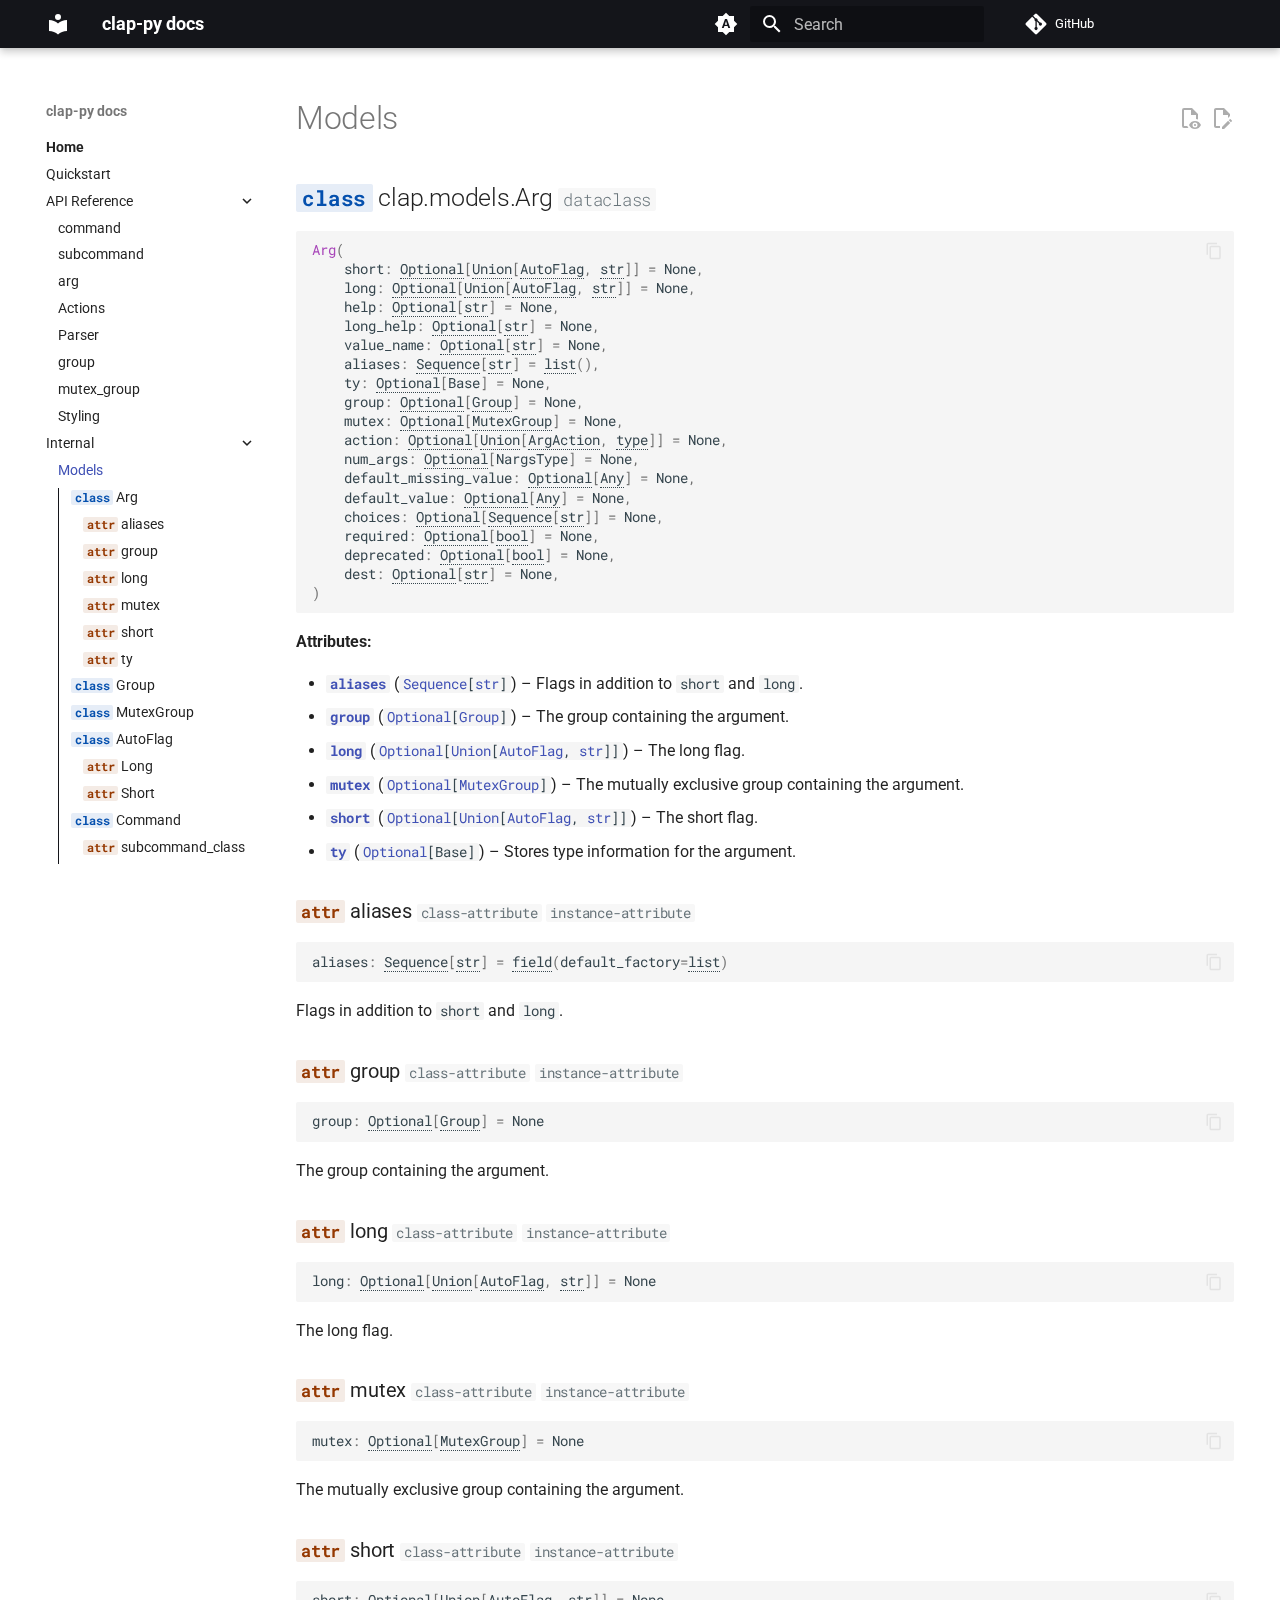
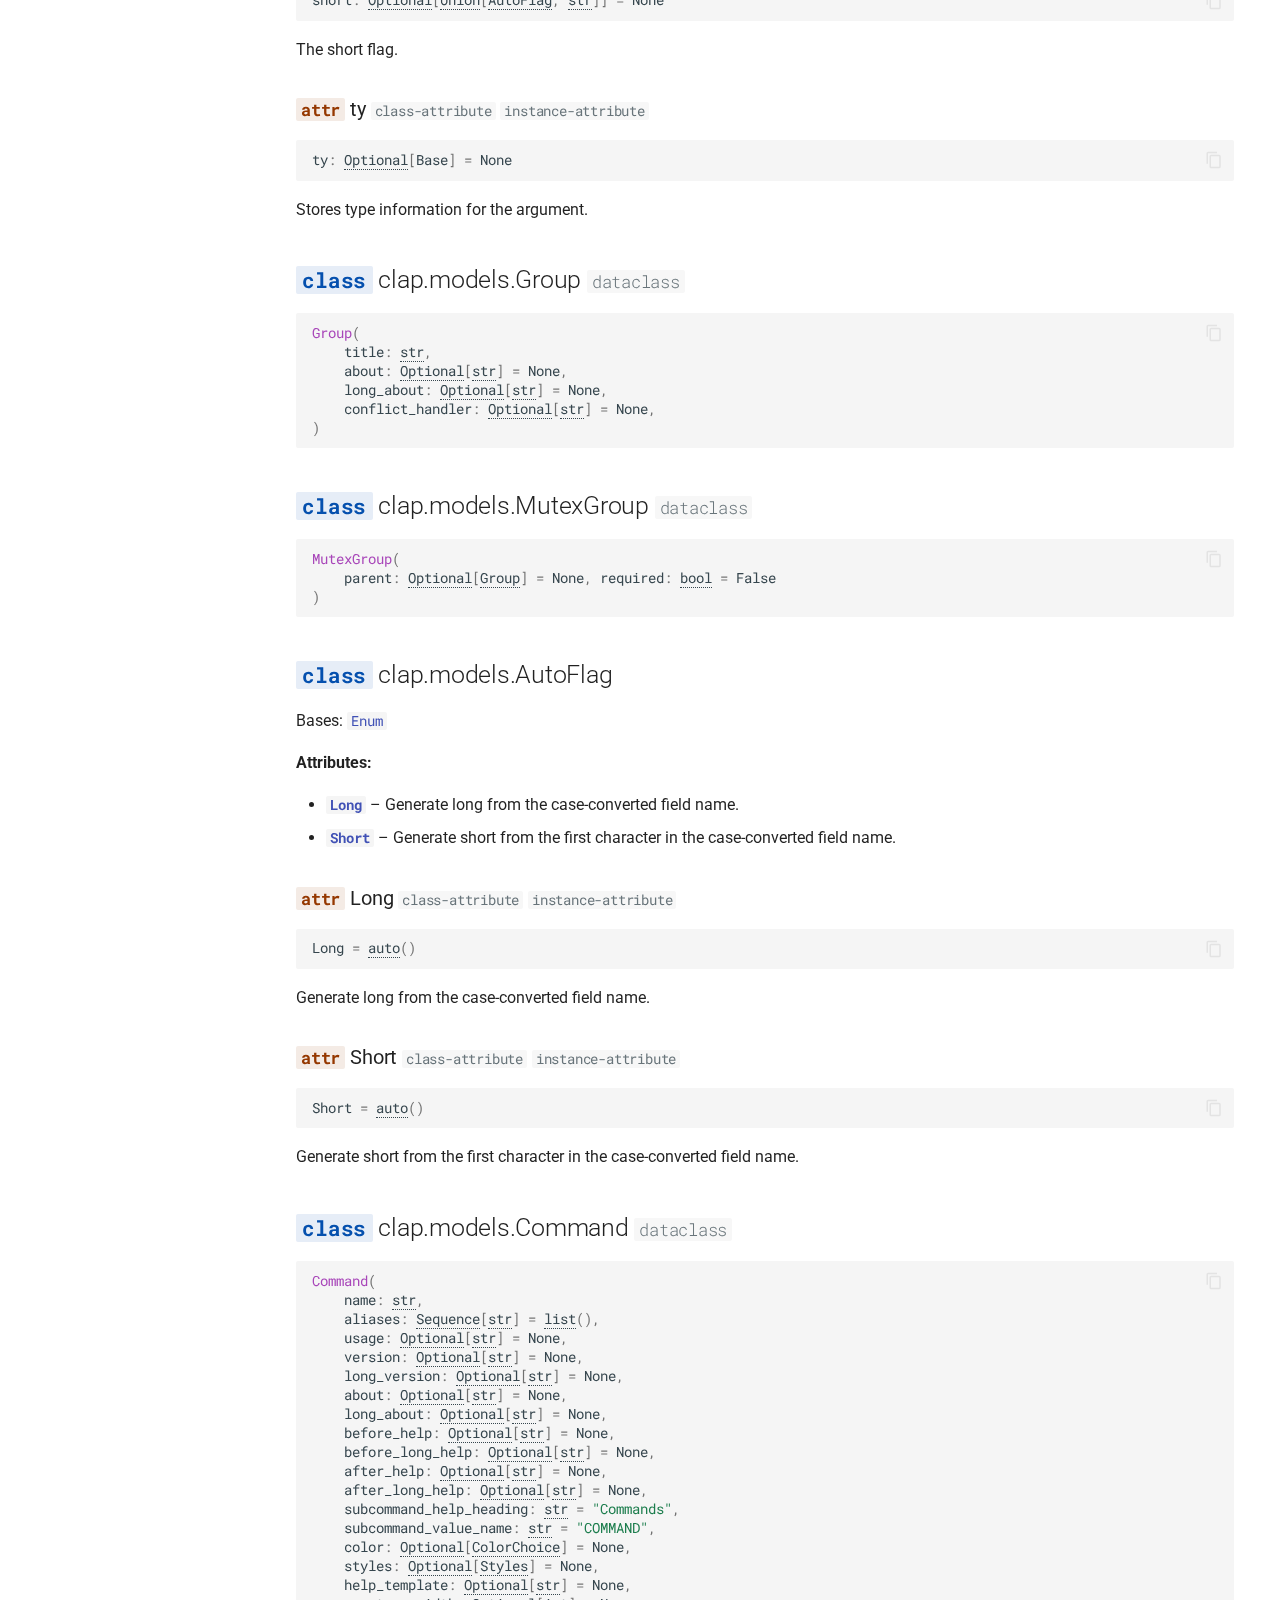
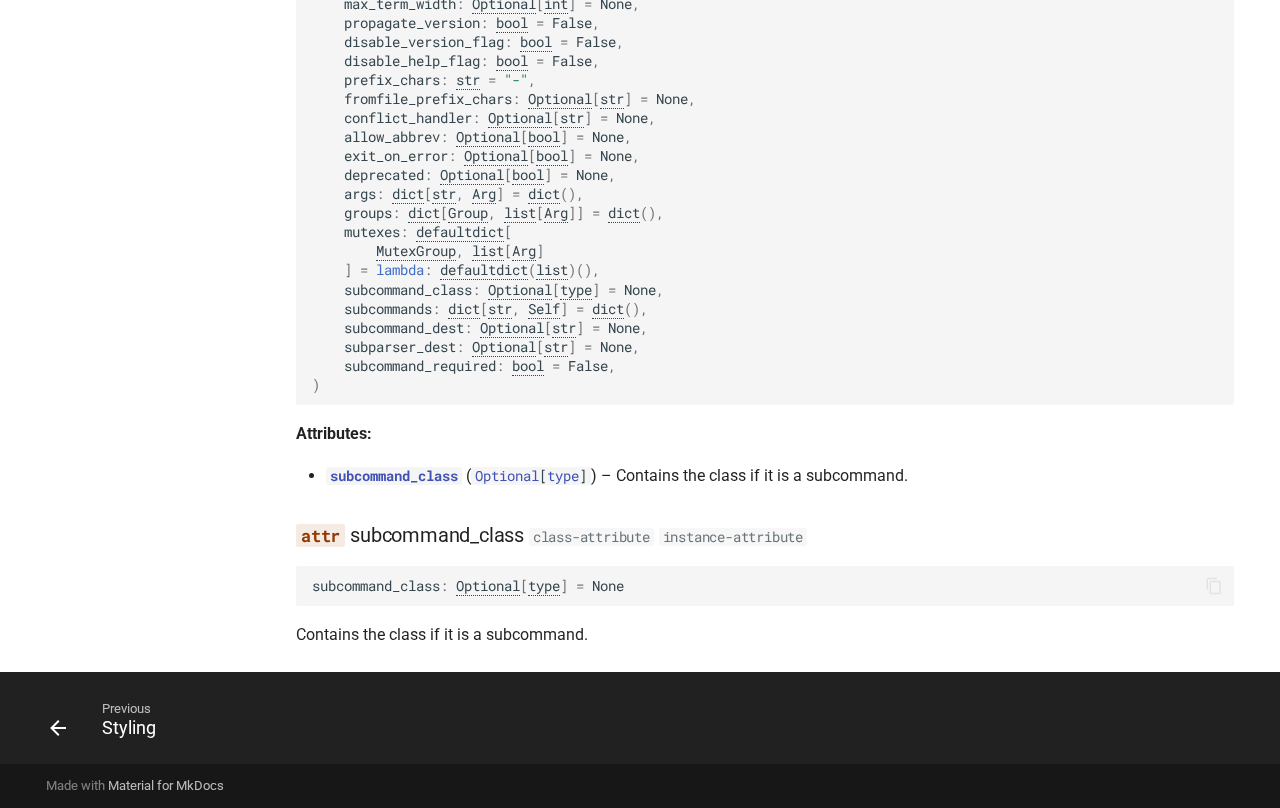
<file: models/index.html>
<!doctype html>
<html lang="en" class="no-js">
  <head>
    
      <meta charset="utf-8">
      <meta name="viewport" content="width=device-width,initial-scale=1">
      
      
      
        <link rel="canonical" href="https://adityasz.github.io/clap-py/models/">
      
      
        <link rel="prev" href="../styling/">
      
      
      
      <link rel="icon" href="../assets/images/favicon.png">
      <meta name="generator" content="mkdocs-1.6.1, mkdocs-material-9.6.14">
    
    
      
        <title>Models - clap-py docs</title>
      
    
    
      <link rel="stylesheet" href="../assets/stylesheets/main.342714a4.min.css">
      
        
        <link rel="stylesheet" href="../assets/stylesheets/palette.06af60db.min.css">
      
      


    
    
      
    
    
      
        
        
        <link rel="preconnect" href="https://fonts.gstatic.com" crossorigin>
        <link rel="stylesheet" href="https://fonts.googleapis.com/css?family=Roboto:300,300i,400,400i,700,700i%7CRoboto+Mono:400,400i,700,700i&display=fallback">
        <style>:root{--md-text-font:"Roboto";--md-code-font:"Roboto Mono"}</style>
      
    
    
      <link rel="stylesheet" href="../assets/_mkdocstrings.css">
    
      <link rel="stylesheet" href="../stylesheets/custom.css">
    
    <script>__md_scope=new URL("..",location),__md_hash=e=>[...e].reduce(((e,_)=>(e<<5)-e+_.charCodeAt(0)),0),__md_get=(e,_=localStorage,t=__md_scope)=>JSON.parse(_.getItem(t.pathname+"."+e)),__md_set=(e,_,t=localStorage,a=__md_scope)=>{try{t.setItem(a.pathname+"."+e,JSON.stringify(_))}catch(e){}}</script>
    
      

    
    
    
  </head>
  
  
    
    
      
    
    
    
    
    <body dir="ltr" data-md-color-scheme="default" data-md-color-primary="black" data-md-color-accent="lime">
  
    
    <input class="md-toggle" data-md-toggle="drawer" type="checkbox" id="__drawer" autocomplete="off">
    <input class="md-toggle" data-md-toggle="search" type="checkbox" id="__search" autocomplete="off">
    <label class="md-overlay" for="__drawer"></label>
    <div data-md-component="skip">
      
        
        <a href="#models" class="md-skip">
          Skip to content
        </a>
      
    </div>
    <div data-md-component="announce">
      
    </div>
    
    
      

  

<header class="md-header md-header--shadow" data-md-component="header">
  <nav class="md-header__inner md-grid" aria-label="Header">
    <a href=".." title="clap-py docs" class="md-header__button md-logo" aria-label="clap-py docs" data-md-component="logo">
      
  
  <svg xmlns="http://www.w3.org/2000/svg" viewBox="0 0 24 24"><path d="M12 8a3 3 0 0 0 3-3 3 3 0 0 0-3-3 3 3 0 0 0-3 3 3 3 0 0 0 3 3m0 3.54C9.64 9.35 6.5 8 3 8v11c3.5 0 6.64 1.35 9 3.54 2.36-2.19 5.5-3.54 9-3.54V8c-3.5 0-6.64 1.35-9 3.54"/></svg>

    </a>
    <label class="md-header__button md-icon" for="__drawer">
      
      <svg xmlns="http://www.w3.org/2000/svg" viewBox="0 0 24 24"><path d="M3 6h18v2H3zm0 5h18v2H3zm0 5h18v2H3z"/></svg>
    </label>
    <div class="md-header__title" data-md-component="header-title">
      <div class="md-header__ellipsis">
        <div class="md-header__topic">
          <span class="md-ellipsis">
            clap-py docs
          </span>
        </div>
        <div class="md-header__topic" data-md-component="header-topic">
          <span class="md-ellipsis">
            
              Models
            
          </span>
        </div>
      </div>
    </div>
    
      
        <form class="md-header__option" data-md-component="palette">
  
    
    
    
    <input class="md-option" data-md-color-media="(prefers-color-scheme)" data-md-color-scheme="default" data-md-color-primary="black" data-md-color-accent="lime"  aria-label="Switch to light mode"  type="radio" name="__palette" id="__palette_0">
    
      <label class="md-header__button md-icon" title="Switch to light mode" for="__palette_1" hidden>
        <svg xmlns="http://www.w3.org/2000/svg" viewBox="0 0 24 24"><path d="m14.3 16-.7-2h-3.2l-.7 2H7.8L11 7h2l3.2 9zM20 8.69V4h-4.69L12 .69 8.69 4H4v4.69L.69 12 4 15.31V20h4.69L12 23.31 15.31 20H20v-4.69L23.31 12zm-9.15 3.96h2.3L12 9z"/></svg>
      </label>
    
  
    
    
    
    <input class="md-option" data-md-color-media="(prefers-color-scheme: light)" data-md-color-scheme="default" data-md-color-primary="black" data-md-color-accent="lime"  aria-label="Switch to dark mode"  type="radio" name="__palette" id="__palette_1">
    
      <label class="md-header__button md-icon" title="Switch to dark mode" for="__palette_2" hidden>
        <svg xmlns="http://www.w3.org/2000/svg" viewBox="0 0 24 24"><path d="M12 8a4 4 0 0 0-4 4 4 4 0 0 0 4 4 4 4 0 0 0 4-4 4 4 0 0 0-4-4m0 10a6 6 0 0 1-6-6 6 6 0 0 1 6-6 6 6 0 0 1 6 6 6 6 0 0 1-6 6m8-9.31V4h-4.69L12 .69 8.69 4H4v4.69L.69 12 4 15.31V20h4.69L12 23.31 15.31 20H20v-4.69L23.31 12z"/></svg>
      </label>
    
  
    
    
    
    <input class="md-option" data-md-color-media="(prefers-color-scheme: dark)" data-md-color-scheme="slate" data-md-color-primary="black" data-md-color-accent="lime"  aria-label="Switch to system preference"  type="radio" name="__palette" id="__palette_2">
    
      <label class="md-header__button md-icon" title="Switch to system preference" for="__palette_0" hidden>
        <svg xmlns="http://www.w3.org/2000/svg" viewBox="0 0 24 24"><path d="M12 18c-.89 0-1.74-.2-2.5-.55C11.56 16.5 13 14.42 13 12s-1.44-4.5-3.5-5.45C10.26 6.2 11.11 6 12 6a6 6 0 0 1 6 6 6 6 0 0 1-6 6m8-9.31V4h-4.69L12 .69 8.69 4H4v4.69L.69 12 4 15.31V20h4.69L12 23.31 15.31 20H20v-4.69L23.31 12z"/></svg>
      </label>
    
  
</form>
      
    
    
      <script>var palette=__md_get("__palette");if(palette&&palette.color){if("(prefers-color-scheme)"===palette.color.media){var media=matchMedia("(prefers-color-scheme: light)"),input=document.querySelector(media.matches?"[data-md-color-media='(prefers-color-scheme: light)']":"[data-md-color-media='(prefers-color-scheme: dark)']");palette.color.media=input.getAttribute("data-md-color-media"),palette.color.scheme=input.getAttribute("data-md-color-scheme"),palette.color.primary=input.getAttribute("data-md-color-primary"),palette.color.accent=input.getAttribute("data-md-color-accent")}for(var[key,value]of Object.entries(palette.color))document.body.setAttribute("data-md-color-"+key,value)}</script>
    
    
    
      
      
        <label class="md-header__button md-icon" for="__search">
          
          <svg xmlns="http://www.w3.org/2000/svg" viewBox="0 0 24 24"><path d="M9.5 3A6.5 6.5 0 0 1 16 9.5c0 1.61-.59 3.09-1.56 4.23l.27.27h.79l5 5-1.5 1.5-5-5v-.79l-.27-.27A6.52 6.52 0 0 1 9.5 16 6.5 6.5 0 0 1 3 9.5 6.5 6.5 0 0 1 9.5 3m0 2C7 5 5 7 5 9.5S7 14 9.5 14 14 12 14 9.5 12 5 9.5 5"/></svg>
        </label>
        <div class="md-search" data-md-component="search" role="dialog">
  <label class="md-search__overlay" for="__search"></label>
  <div class="md-search__inner" role="search">
    <form class="md-search__form" name="search">
      <input type="text" class="md-search__input" name="query" aria-label="Search" placeholder="Search" autocapitalize="off" autocorrect="off" autocomplete="off" spellcheck="false" data-md-component="search-query" required>
      <label class="md-search__icon md-icon" for="__search">
        
        <svg xmlns="http://www.w3.org/2000/svg" viewBox="0 0 24 24"><path d="M9.5 3A6.5 6.5 0 0 1 16 9.5c0 1.61-.59 3.09-1.56 4.23l.27.27h.79l5 5-1.5 1.5-5-5v-.79l-.27-.27A6.52 6.52 0 0 1 9.5 16 6.5 6.5 0 0 1 3 9.5 6.5 6.5 0 0 1 9.5 3m0 2C7 5 5 7 5 9.5S7 14 9.5 14 14 12 14 9.5 12 5 9.5 5"/></svg>
        
        <svg xmlns="http://www.w3.org/2000/svg" viewBox="0 0 24 24"><path d="M20 11v2H8l5.5 5.5-1.42 1.42L4.16 12l7.92-7.92L13.5 5.5 8 11z"/></svg>
      </label>
      <nav class="md-search__options" aria-label="Search">
        
        <button type="reset" class="md-search__icon md-icon" title="Clear" aria-label="Clear" tabindex="-1">
          
          <svg xmlns="http://www.w3.org/2000/svg" viewBox="0 0 24 24"><path d="M19 6.41 17.59 5 12 10.59 6.41 5 5 6.41 10.59 12 5 17.59 6.41 19 12 13.41 17.59 19 19 17.59 13.41 12z"/></svg>
        </button>
      </nav>
      
        <div class="md-search__suggest" data-md-component="search-suggest"></div>
      
    </form>
    <div class="md-search__output">
      <div class="md-search__scrollwrap" tabindex="0" data-md-scrollfix>
        <div class="md-search-result" data-md-component="search-result">
          <div class="md-search-result__meta">
            Initializing search
          </div>
          <ol class="md-search-result__list" role="presentation"></ol>
        </div>
      </div>
    </div>
  </div>
</div>
      
    
    
      <div class="md-header__source">
        <a href="https://github.com/adityasz/clap-py" title="Go to repository" class="md-source" data-md-component="source">
  <div class="md-source__icon md-icon">
    
    <svg xmlns="http://www.w3.org/2000/svg" viewBox="0 0 448 512"><!--! Font Awesome Free 6.7.2 by @fontawesome - https://fontawesome.com License - https://fontawesome.com/license/free (Icons: CC BY 4.0, Fonts: SIL OFL 1.1, Code: MIT License) Copyright 2024 Fonticons, Inc.--><path d="M439.55 236.05 244 40.45a28.87 28.87 0 0 0-40.81 0l-40.66 40.63 51.52 51.52c27.06-9.14 52.68 16.77 43.39 43.68l49.66 49.66c34.23-11.8 61.18 31 35.47 56.69-26.49 26.49-70.21-2.87-56-37.34L240.22 199v121.85c25.3 12.54 22.26 41.85 9.08 55a34.34 34.34 0 0 1-48.55 0c-17.57-17.6-11.07-46.91 11.25-56v-123c-20.8-8.51-24.6-30.74-18.64-45L142.57 101 8.45 235.14a28.86 28.86 0 0 0 0 40.81l195.61 195.6a28.86 28.86 0 0 0 40.8 0l194.69-194.69a28.86 28.86 0 0 0 0-40.81"/></svg>
  </div>
  <div class="md-source__repository">
    GitHub
  </div>
</a>
      </div>
    
  </nav>
  
</header>
    
    <div class="md-container" data-md-component="container">
      
      
        
          
        
      
      <main class="md-main" data-md-component="main">
        <div class="md-main__inner md-grid">
          
            
              
              <div class="md-sidebar md-sidebar--primary" data-md-component="sidebar" data-md-type="navigation" >
                <div class="md-sidebar__scrollwrap">
                  <div class="md-sidebar__inner">
                    



  

<nav class="md-nav md-nav--primary md-nav--integrated" aria-label="Navigation" data-md-level="0">
  <label class="md-nav__title" for="__drawer">
    <a href=".." title="clap-py docs" class="md-nav__button md-logo" aria-label="clap-py docs" data-md-component="logo">
      
  
  <svg xmlns="http://www.w3.org/2000/svg" viewBox="0 0 24 24"><path d="M12 8a3 3 0 0 0 3-3 3 3 0 0 0-3-3 3 3 0 0 0-3 3 3 3 0 0 0 3 3m0 3.54C9.64 9.35 6.5 8 3 8v11c3.5 0 6.64 1.35 9 3.54 2.36-2.19 5.5-3.54 9-3.54V8c-3.5 0-6.64 1.35-9 3.54"/></svg>

    </a>
    clap-py docs
  </label>
  
    <div class="md-nav__source">
      <a href="https://github.com/adityasz/clap-py" title="Go to repository" class="md-source" data-md-component="source">
  <div class="md-source__icon md-icon">
    
    <svg xmlns="http://www.w3.org/2000/svg" viewBox="0 0 448 512"><!--! Font Awesome Free 6.7.2 by @fontawesome - https://fontawesome.com License - https://fontawesome.com/license/free (Icons: CC BY 4.0, Fonts: SIL OFL 1.1, Code: MIT License) Copyright 2024 Fonticons, Inc.--><path d="M439.55 236.05 244 40.45a28.87 28.87 0 0 0-40.81 0l-40.66 40.63 51.52 51.52c27.06-9.14 52.68 16.77 43.39 43.68l49.66 49.66c34.23-11.8 61.18 31 35.47 56.69-26.49 26.49-70.21-2.87-56-37.34L240.22 199v121.85c25.3 12.54 22.26 41.85 9.08 55a34.34 34.34 0 0 1-48.55 0c-17.57-17.6-11.07-46.91 11.25-56v-123c-20.8-8.51-24.6-30.74-18.64-45L142.57 101 8.45 235.14a28.86 28.86 0 0 0 0 40.81l195.61 195.6a28.86 28.86 0 0 0 40.8 0l194.69-194.69a28.86 28.86 0 0 0 0-40.81"/></svg>
  </div>
  <div class="md-source__repository">
    GitHub
  </div>
</a>
    </div>
  
  <ul class="md-nav__list" data-md-scrollfix>
    
      
      
  
  
    
  
  
  
    
    
      
        
          
        
      
        
      
        
      
        
      
    
    
    
      
        
        
      
    
    
    <li class="md-nav__item md-nav__item--active md-nav__item--section md-nav__item--nested">
      
        
        
        <input class="md-nav__toggle md-toggle " type="checkbox" id="__nav_1" checked>
        
          
          <div class="md-nav__link md-nav__container">
            <a href=".." class="md-nav__link ">
              
  
  
  <span class="md-ellipsis">
    Home
    
  </span>
  

            </a>
            
              
              <label class="md-nav__link " for="__nav_1" id="__nav_1_label" tabindex="">
                <span class="md-nav__icon md-icon"></span>
              </label>
            
          </div>
        
        <nav class="md-nav" data-md-level="1" aria-labelledby="__nav_1_label" aria-expanded="true">
          <label class="md-nav__title" for="__nav_1">
            <span class="md-nav__icon md-icon"></span>
            Home
          </label>
          <ul class="md-nav__list" data-md-scrollfix>
            
              
            
              
                
  
  
  
  
    <li class="md-nav__item">
      <a href="../quickstart/" class="md-nav__link">
        
  
  
  <span class="md-ellipsis">
    Quickstart
    
  </span>
  

      </a>
    </li>
  

              
            
              
                
  
  
  
  
    
    
      
        
      
        
      
        
      
        
      
        
      
        
      
        
      
        
      
    
    
    
      
    
    
    <li class="md-nav__item md-nav__item--nested">
      
        
        
          
        
        <input class="md-nav__toggle md-toggle md-toggle--indeterminate" type="checkbox" id="__nav_1_3" >
        
          
          <label class="md-nav__link" for="__nav_1_3" id="__nav_1_3_label" tabindex="0">
            
  
  
  <span class="md-ellipsis">
    API Reference
    
  </span>
  

            <span class="md-nav__icon md-icon"></span>
          </label>
        
        <nav class="md-nav" data-md-level="2" aria-labelledby="__nav_1_3_label" aria-expanded="false">
          <label class="md-nav__title" for="__nav_1_3">
            <span class="md-nav__icon md-icon"></span>
            API Reference
          </label>
          <ul class="md-nav__list" data-md-scrollfix>
            
              
                
  
  
  
  
    <li class="md-nav__item">
      <a href="../command/" class="md-nav__link">
        
  
  
  <span class="md-ellipsis">
    command
    
  </span>
  

      </a>
    </li>
  

              
            
              
                
  
  
  
  
    <li class="md-nav__item">
      <a href="../subcommand/" class="md-nav__link">
        
  
  
  <span class="md-ellipsis">
    subcommand
    
  </span>
  

      </a>
    </li>
  

              
            
              
                
  
  
  
  
    <li class="md-nav__item">
      <a href="../arg/" class="md-nav__link">
        
  
  
  <span class="md-ellipsis">
    arg
    
  </span>
  

      </a>
    </li>
  

              
            
              
                
  
  
  
  
    <li class="md-nav__item">
      <a href="../actions/" class="md-nav__link">
        
  
  
  <span class="md-ellipsis">
    Actions
    
  </span>
  

      </a>
    </li>
  

              
            
              
                
  
  
  
  
    <li class="md-nav__item">
      <a href="../parser/" class="md-nav__link">
        
  
  
  <span class="md-ellipsis">
    Parser
    
  </span>
  

      </a>
    </li>
  

              
            
              
                
  
  
  
  
    <li class="md-nav__item">
      <a href="../group/" class="md-nav__link">
        
  
  
  <span class="md-ellipsis">
    group
    
  </span>
  

      </a>
    </li>
  

              
            
              
                
  
  
  
  
    <li class="md-nav__item">
      <a href="../mutex_group/" class="md-nav__link">
        
  
  
  <span class="md-ellipsis">
    mutex_group
    
  </span>
  

      </a>
    </li>
  

              
            
              
                
  
  
  
  
    <li class="md-nav__item">
      <a href="../styling/" class="md-nav__link">
        
  
  
  <span class="md-ellipsis">
    Styling
    
  </span>
  

      </a>
    </li>
  

              
            
          </ul>
        </nav>
      
    </li>
  

              
            
              
                
  
  
    
  
  
  
    
    
      
        
      
    
    
    
      
    
    
    <li class="md-nav__item md-nav__item--active md-nav__item--nested">
      
        
        
        <input class="md-nav__toggle md-toggle " type="checkbox" id="__nav_1_4" checked>
        
          
          <label class="md-nav__link" for="__nav_1_4" id="__nav_1_4_label" tabindex="0">
            
  
  
  <span class="md-ellipsis">
    Internal
    
  </span>
  

            <span class="md-nav__icon md-icon"></span>
          </label>
        
        <nav class="md-nav" data-md-level="2" aria-labelledby="__nav_1_4_label" aria-expanded="true">
          <label class="md-nav__title" for="__nav_1_4">
            <span class="md-nav__icon md-icon"></span>
            Internal
          </label>
          <ul class="md-nav__list" data-md-scrollfix>
            
              
                
  
  
    
  
  
  
    <li class="md-nav__item md-nav__item--active">
      
      <input class="md-nav__toggle md-toggle" type="checkbox" id="__toc">
      
      
        
      
      
        <label class="md-nav__link md-nav__link--active" for="__toc">
          
  
  
  <span class="md-ellipsis">
    Models
    
  </span>
  

          <span class="md-nav__icon md-icon"></span>
        </label>
      
      <a href="./" class="md-nav__link md-nav__link--active">
        
  
  
  <span class="md-ellipsis">
    Models
    
  </span>
  

      </a>
      
        

<nav class="md-nav md-nav--secondary" aria-label="Table of contents">
  
  
  
    
  
  
    <label class="md-nav__title" for="__toc">
      <span class="md-nav__icon md-icon"></span>
      Table of contents
    </label>
    <ul class="md-nav__list" data-md-component="toc" data-md-scrollfix>
      
        <li class="md-nav__item">
  <a href="#clap.models.Arg" class="md-nav__link">
    <span class="md-ellipsis">
      <code class="doc-symbol doc-symbol-toc doc-symbol-class"></code>&nbsp;Arg
    </span>
  </a>
  
    <nav class="md-nav" aria-label=" Arg">
      <ul class="md-nav__list">
        
          <li class="md-nav__item">
  <a href="#clap.models.Arg.aliases" class="md-nav__link">
    <span class="md-ellipsis">
      <code class="doc-symbol doc-symbol-toc doc-symbol-attribute"></code>&nbsp;aliases
    </span>
  </a>
  
</li>
        
          <li class="md-nav__item">
  <a href="#clap.models.Arg.group" class="md-nav__link">
    <span class="md-ellipsis">
      <code class="doc-symbol doc-symbol-toc doc-symbol-attribute"></code>&nbsp;group
    </span>
  </a>
  
</li>
        
          <li class="md-nav__item">
  <a href="#clap.models.Arg.long" class="md-nav__link">
    <span class="md-ellipsis">
      <code class="doc-symbol doc-symbol-toc doc-symbol-attribute"></code>&nbsp;long
    </span>
  </a>
  
</li>
        
          <li class="md-nav__item">
  <a href="#clap.models.Arg.mutex" class="md-nav__link">
    <span class="md-ellipsis">
      <code class="doc-symbol doc-symbol-toc doc-symbol-attribute"></code>&nbsp;mutex
    </span>
  </a>
  
</li>
        
          <li class="md-nav__item">
  <a href="#clap.models.Arg.short" class="md-nav__link">
    <span class="md-ellipsis">
      <code class="doc-symbol doc-symbol-toc doc-symbol-attribute"></code>&nbsp;short
    </span>
  </a>
  
</li>
        
          <li class="md-nav__item">
  <a href="#clap.models.Arg.ty" class="md-nav__link">
    <span class="md-ellipsis">
      <code class="doc-symbol doc-symbol-toc doc-symbol-attribute"></code>&nbsp;ty
    </span>
  </a>
  
</li>
        
      </ul>
    </nav>
  
</li>
      
        <li class="md-nav__item">
  <a href="#clap.models.Group" class="md-nav__link">
    <span class="md-ellipsis">
      <code class="doc-symbol doc-symbol-toc doc-symbol-class"></code>&nbsp;Group
    </span>
  </a>
  
</li>
      
        <li class="md-nav__item">
  <a href="#clap.models.MutexGroup" class="md-nav__link">
    <span class="md-ellipsis">
      <code class="doc-symbol doc-symbol-toc doc-symbol-class"></code>&nbsp;MutexGroup
    </span>
  </a>
  
</li>
      
        <li class="md-nav__item">
  <a href="#clap.models.AutoFlag" class="md-nav__link">
    <span class="md-ellipsis">
      <code class="doc-symbol doc-symbol-toc doc-symbol-class"></code>&nbsp;AutoFlag
    </span>
  </a>
  
    <nav class="md-nav" aria-label=" AutoFlag">
      <ul class="md-nav__list">
        
          <li class="md-nav__item">
  <a href="#clap.models.AutoFlag.Long" class="md-nav__link">
    <span class="md-ellipsis">
      <code class="doc-symbol doc-symbol-toc doc-symbol-attribute"></code>&nbsp;Long
    </span>
  </a>
  
</li>
        
          <li class="md-nav__item">
  <a href="#clap.models.AutoFlag.Short" class="md-nav__link">
    <span class="md-ellipsis">
      <code class="doc-symbol doc-symbol-toc doc-symbol-attribute"></code>&nbsp;Short
    </span>
  </a>
  
</li>
        
      </ul>
    </nav>
  
</li>
      
        <li class="md-nav__item">
  <a href="#clap.models.Command" class="md-nav__link">
    <span class="md-ellipsis">
      <code class="doc-symbol doc-symbol-toc doc-symbol-class"></code>&nbsp;Command
    </span>
  </a>
  
    <nav class="md-nav" aria-label=" Command">
      <ul class="md-nav__list">
        
          <li class="md-nav__item">
  <a href="#clap.models.Command.subcommand_class" class="md-nav__link">
    <span class="md-ellipsis">
      <code class="doc-symbol doc-symbol-toc doc-symbol-attribute"></code>&nbsp;subcommand_class
    </span>
  </a>
  
</li>
        
      </ul>
    </nav>
  
</li>
      
    </ul>
  
</nav>
      
    </li>
  

              
            
          </ul>
        </nav>
      
    </li>
  

              
            
          </ul>
        </nav>
      
    </li>
  

    
  </ul>
</nav>
                  </div>
                </div>
              </div>
            
            
          
          
            <div class="md-content" data-md-component="content">
              <article class="md-content__inner md-typeset">
                
                  


  
    <a href="https://github.com/adityasz/clap-py/edit/master/docs/models.md" title="Edit this page" class="md-content__button md-icon">
      
      <svg xmlns="http://www.w3.org/2000/svg" viewBox="0 0 24 24"><path d="M10 20H6V4h7v5h5v3.1l2-2V8l-6-6H6c-1.1 0-2 .9-2 2v16c0 1.1.9 2 2 2h4zm10.2-7c.1 0 .3.1.4.2l1.3 1.3c.2.2.2.6 0 .8l-1 1-2.1-2.1 1-1c.1-.1.2-.2.4-.2m0 3.9L14.1 23H12v-2.1l6.1-6.1z"/></svg>
    </a>
  
  
    
      
    
    <a href="https://github.com/adityasz/clap-py/raw/master/docs/models.md" title="View source of this page" class="md-content__button md-icon">
      
      <svg xmlns="http://www.w3.org/2000/svg" viewBox="0 0 24 24"><path d="M17 18c.56 0 1 .44 1 1s-.44 1-1 1-1-.44-1-1 .44-1 1-1m0-3c-2.73 0-5.06 1.66-6 4 .94 2.34 3.27 4 6 4s5.06-1.66 6-4c-.94-2.34-3.27-4-6-4m0 6.5a2.5 2.5 0 0 1-2.5-2.5 2.5 2.5 0 0 1 2.5-2.5 2.5 2.5 0 0 1 2.5 2.5 2.5 2.5 0 0 1-2.5 2.5M9.27 20H6V4h7v5h5v4.07c.7.08 1.36.25 2 .49V8l-6-6H6a2 2 0 0 0-2 2v16a2 2 0 0 0 2 2h4.5a8.2 8.2 0 0 1-1.23-2"/></svg>
    </a>
  


<h1 id="models">Models</h1>


<div class="doc doc-object doc-class">



<h2 id="clap.models.Arg" class="doc doc-heading">
<code class="doc-symbol doc-symbol-heading doc-symbol-class"></code>            <span class="doc doc-object-name doc-class-name">clap.models.Arg</span>


  <span class="doc doc-labels">
      <small class="doc doc-label doc-label-dataclass"><code>dataclass</code></small>
  </span>

</h2>
<div class="doc-signature highlight"><pre><span></span><code><span class="nf">Arg</span><span class="p">(</span>
    <span class="n">short</span><span class="p">:</span> <span class="n"><a class="autorefs autorefs-external" title="&lt;code&gt;typing.Optional&lt;/code&gt;" href="https://docs.python.org/3/library/typing.html#typing.Optional">Optional</a></span><span class="p">[</span><span class="n"><a class="autorefs autorefs-external" title="&lt;code&gt;typing.Union&lt;/code&gt;" href="https://docs.python.org/3/library/typing.html#typing.Union">Union</a></span><span class="p">[</span><span class="n"><a class="autorefs autorefs-internal" title="&lt;code class=&quot;doc-symbol doc-symbol-heading doc-symbol-class&quot;&gt;&lt;/code&gt;            &lt;span class=&quot;doc doc-object-name doc-class-name&quot;&gt;clap.models.AutoFlag&lt;/span&gt;" href="#clap.models.AutoFlag">AutoFlag</a></span><span class="p">,</span> <span class="n"><a class="autorefs autorefs-external" href="https://docs.python.org/3/library/stdtypes.html#str">str</a></span><span class="p">]]</span> <span class="o">=</span> <span class="kc">None</span><span class="p">,</span>
    <span class="n">long</span><span class="p">:</span> <span class="n"><a class="autorefs autorefs-external" title="&lt;code&gt;typing.Optional&lt;/code&gt;" href="https://docs.python.org/3/library/typing.html#typing.Optional">Optional</a></span><span class="p">[</span><span class="n"><a class="autorefs autorefs-external" title="&lt;code&gt;typing.Union&lt;/code&gt;" href="https://docs.python.org/3/library/typing.html#typing.Union">Union</a></span><span class="p">[</span><span class="n"><a class="autorefs autorefs-internal" title="&lt;code class=&quot;doc-symbol doc-symbol-heading doc-symbol-class&quot;&gt;&lt;/code&gt;            &lt;span class=&quot;doc doc-object-name doc-class-name&quot;&gt;clap.models.AutoFlag&lt;/span&gt;" href="#clap.models.AutoFlag">AutoFlag</a></span><span class="p">,</span> <span class="n"><a class="autorefs autorefs-external" href="https://docs.python.org/3/library/stdtypes.html#str">str</a></span><span class="p">]]</span> <span class="o">=</span> <span class="kc">None</span><span class="p">,</span>
    <span class="n">help</span><span class="p">:</span> <span class="n"><a class="autorefs autorefs-external" title="&lt;code&gt;typing.Optional&lt;/code&gt;" href="https://docs.python.org/3/library/typing.html#typing.Optional">Optional</a></span><span class="p">[</span><span class="n"><a class="autorefs autorefs-external" href="https://docs.python.org/3/library/stdtypes.html#str">str</a></span><span class="p">]</span> <span class="o">=</span> <span class="kc">None</span><span class="p">,</span>
    <span class="n">long_help</span><span class="p">:</span> <span class="n"><a class="autorefs autorefs-external" title="&lt;code&gt;typing.Optional&lt;/code&gt;" href="https://docs.python.org/3/library/typing.html#typing.Optional">Optional</a></span><span class="p">[</span><span class="n"><a class="autorefs autorefs-external" href="https://docs.python.org/3/library/stdtypes.html#str">str</a></span><span class="p">]</span> <span class="o">=</span> <span class="kc">None</span><span class="p">,</span>
    <span class="n">value_name</span><span class="p">:</span> <span class="n"><a class="autorefs autorefs-external" title="&lt;code&gt;typing.Optional&lt;/code&gt;" href="https://docs.python.org/3/library/typing.html#typing.Optional">Optional</a></span><span class="p">[</span><span class="n"><a class="autorefs autorefs-external" href="https://docs.python.org/3/library/stdtypes.html#str">str</a></span><span class="p">]</span> <span class="o">=</span> <span class="kc">None</span><span class="p">,</span>
    <span class="n">aliases</span><span class="p">:</span> <span class="n"><a class="autorefs autorefs-external" title="&lt;code&gt;collections.abc.Sequence&lt;/code&gt;" href="https://docs.python.org/3/library/collections.abc.html#collections.abc.Sequence">Sequence</a></span><span class="p">[</span><span class="n"><a class="autorefs autorefs-external" href="https://docs.python.org/3/library/stdtypes.html#str">str</a></span><span class="p">]</span> <span class="o">=</span> <span class="n"><a class="autorefs autorefs-external" href="https://docs.python.org/3/library/stdtypes.html#list">list</a></span><span class="p">(),</span>
    <span class="n">ty</span><span class="p">:</span> <span class="n"><a class="autorefs autorefs-external" title="&lt;code&gt;typing.Optional&lt;/code&gt;" href="https://docs.python.org/3/library/typing.html#typing.Optional">Optional</a></span><span class="p">[</span><span class="n"><span title="clap.models.ArgType.Base">Base</span></span><span class="p">]</span> <span class="o">=</span> <span class="kc">None</span><span class="p">,</span>
    <span class="n">group</span><span class="p">:</span> <span class="n"><a class="autorefs autorefs-external" title="&lt;code&gt;typing.Optional&lt;/code&gt;" href="https://docs.python.org/3/library/typing.html#typing.Optional">Optional</a></span><span class="p">[</span><span class="n"><a class="autorefs autorefs-internal" title="&lt;code class=&quot;doc-symbol doc-symbol-heading doc-symbol-class&quot;&gt;&lt;/code&gt;            &lt;span class=&quot;doc doc-object-name doc-class-name&quot;&gt;clap.models.Group&lt;/span&gt;


  &lt;span class=&quot;doc doc-labels&quot;&gt;
      &lt;small class=&quot;doc doc-label doc-label-dataclass&quot;&gt;&lt;code&gt;dataclass&lt;/code&gt;&lt;/small&gt;
  &lt;/span&gt;" href="#clap.models.Group">Group</a></span><span class="p">]</span> <span class="o">=</span> <span class="kc">None</span><span class="p">,</span>
    <span class="n">mutex</span><span class="p">:</span> <span class="n"><a class="autorefs autorefs-external" title="&lt;code&gt;typing.Optional&lt;/code&gt;" href="https://docs.python.org/3/library/typing.html#typing.Optional">Optional</a></span><span class="p">[</span><span class="n"><a class="autorefs autorefs-internal" title="&lt;code class=&quot;doc-symbol doc-symbol-heading doc-symbol-class&quot;&gt;&lt;/code&gt;            &lt;span class=&quot;doc doc-object-name doc-class-name&quot;&gt;clap.models.MutexGroup&lt;/span&gt;


  &lt;span class=&quot;doc doc-labels&quot;&gt;
      &lt;small class=&quot;doc doc-label doc-label-dataclass&quot;&gt;&lt;code&gt;dataclass&lt;/code&gt;&lt;/small&gt;
  &lt;/span&gt;" href="#clap.models.MutexGroup">MutexGroup</a></span><span class="p">]</span> <span class="o">=</span> <span class="kc">None</span><span class="p">,</span>
    <span class="n">action</span><span class="p">:</span> <span class="n"><a class="autorefs autorefs-external" title="&lt;code&gt;typing.Optional&lt;/code&gt;" href="https://docs.python.org/3/library/typing.html#typing.Optional">Optional</a></span><span class="p">[</span><span class="n"><a class="autorefs autorefs-external" title="&lt;code&gt;typing.Union&lt;/code&gt;" href="https://docs.python.org/3/library/typing.html#typing.Union">Union</a></span><span class="p">[</span><span class="n"><a class="autorefs autorefs-internal" title="&lt;code class=&quot;doc-symbol doc-symbol-heading doc-symbol-class&quot;&gt;&lt;/code&gt;            &lt;span class=&quot;doc doc-object-name doc-class-name&quot;&gt;clap.ArgAction&lt;/span&gt; (&lt;code&gt;clap.models.ArgAction&lt;/code&gt;)" href="../actions/#clap.ArgAction">ArgAction</a></span><span class="p">,</span> <span class="n"><a class="autorefs autorefs-external" href="https://docs.python.org/3/library/functions.html#type">type</a></span><span class="p">]]</span> <span class="o">=</span> <span class="kc">None</span><span class="p">,</span>
    <span class="n">num_args</span><span class="p">:</span> <span class="n"><a class="autorefs autorefs-external" title="&lt;code&gt;typing.Optional&lt;/code&gt;" href="https://docs.python.org/3/library/typing.html#typing.Optional">Optional</a></span><span class="p">[</span><span class="n"><span title="clap.models.NargsType">NargsType</span></span><span class="p">]</span> <span class="o">=</span> <span class="kc">None</span><span class="p">,</span>
    <span class="n">default_missing_value</span><span class="p">:</span> <span class="n"><a class="autorefs autorefs-external" title="&lt;code&gt;typing.Optional&lt;/code&gt;" href="https://docs.python.org/3/library/typing.html#typing.Optional">Optional</a></span><span class="p">[</span><span class="n"><a class="autorefs autorefs-external" title="&lt;code&gt;typing.Any&lt;/code&gt;" href="https://docs.python.org/3/library/typing.html#typing.Any">Any</a></span><span class="p">]</span> <span class="o">=</span> <span class="kc">None</span><span class="p">,</span>
    <span class="n">default_value</span><span class="p">:</span> <span class="n"><a class="autorefs autorefs-external" title="&lt;code&gt;typing.Optional&lt;/code&gt;" href="https://docs.python.org/3/library/typing.html#typing.Optional">Optional</a></span><span class="p">[</span><span class="n"><a class="autorefs autorefs-external" title="&lt;code&gt;typing.Any&lt;/code&gt;" href="https://docs.python.org/3/library/typing.html#typing.Any">Any</a></span><span class="p">]</span> <span class="o">=</span> <span class="kc">None</span><span class="p">,</span>
    <span class="n">choices</span><span class="p">:</span> <span class="n"><a class="autorefs autorefs-external" title="&lt;code&gt;typing.Optional&lt;/code&gt;" href="https://docs.python.org/3/library/typing.html#typing.Optional">Optional</a></span><span class="p">[</span><span class="n"><a class="autorefs autorefs-external" title="&lt;code&gt;collections.abc.Sequence&lt;/code&gt;" href="https://docs.python.org/3/library/collections.abc.html#collections.abc.Sequence">Sequence</a></span><span class="p">[</span><span class="n"><a class="autorefs autorefs-external" href="https://docs.python.org/3/library/stdtypes.html#str">str</a></span><span class="p">]]</span> <span class="o">=</span> <span class="kc">None</span><span class="p">,</span>
    <span class="n">required</span><span class="p">:</span> <span class="n"><a class="autorefs autorefs-external" title="&lt;code&gt;typing.Optional&lt;/code&gt;" href="https://docs.python.org/3/library/typing.html#typing.Optional">Optional</a></span><span class="p">[</span><span class="n"><a class="autorefs autorefs-external" href="https://docs.python.org/3/library/functions.html#bool">bool</a></span><span class="p">]</span> <span class="o">=</span> <span class="kc">None</span><span class="p">,</span>
    <span class="n">deprecated</span><span class="p">:</span> <span class="n"><a class="autorefs autorefs-external" title="&lt;code&gt;typing.Optional&lt;/code&gt;" href="https://docs.python.org/3/library/typing.html#typing.Optional">Optional</a></span><span class="p">[</span><span class="n"><a class="autorefs autorefs-external" href="https://docs.python.org/3/library/functions.html#bool">bool</a></span><span class="p">]</span> <span class="o">=</span> <span class="kc">None</span><span class="p">,</span>
    <span class="n">dest</span><span class="p">:</span> <span class="n"><a class="autorefs autorefs-external" title="&lt;code&gt;typing.Optional&lt;/code&gt;" href="https://docs.python.org/3/library/typing.html#typing.Optional">Optional</a></span><span class="p">[</span><span class="n"><a class="autorefs autorefs-external" href="https://docs.python.org/3/library/stdtypes.html#str">str</a></span><span class="p">]</span> <span class="o">=</span> <span class="kc">None</span><span class="p">,</span>
<span class="p">)</span>
</code></pre></div>

    <div class="doc doc-contents first">













<p><span class="doc-section-title">Attributes:</span></p>
    <ul>
        <li class="doc-section-item field-body">
          <b><code><a class="autorefs autorefs-internal" title="&lt;code class=&quot;doc-symbol doc-symbol-heading doc-symbol-attribute&quot;&gt;&lt;/code&gt;            &lt;span class=&quot;doc doc-object-name doc-attribute-name&quot;&gt;aliases&lt;/span&gt;


  &lt;span class=&quot;doc doc-labels&quot;&gt;
      &lt;small class=&quot;doc doc-label doc-label-class-attribute&quot;&gt;&lt;code&gt;class-attribute&lt;/code&gt;&lt;/small&gt;
      &lt;small class=&quot;doc doc-label doc-label-instance-attribute&quot;&gt;&lt;code&gt;instance-attribute&lt;/code&gt;&lt;/small&gt;
  &lt;/span&gt; (&lt;code&gt;clap.models.Arg.aliases&lt;/code&gt;)" href="#clap.models.Arg.aliases">aliases</a></code></b>
              (<code><a class="autorefs autorefs-external" title="&lt;code&gt;collections.abc.Sequence&lt;/code&gt;" href="https://docs.python.org/3/library/collections.abc.html#collections.abc.Sequence">Sequence</a>[<a class="autorefs autorefs-external" href="https://docs.python.org/3/library/stdtypes.html#str">str</a>]</code>)
          –
          <div class="doc-md-description">
            <p>Flags in addition to <code>short</code> and <code>long</code>.</p>
          </div>
        </li>
        <li class="doc-section-item field-body">
          <b><code><a class="autorefs autorefs-internal" title="&lt;code class=&quot;doc-symbol doc-symbol-heading doc-symbol-attribute&quot;&gt;&lt;/code&gt;            &lt;span class=&quot;doc doc-object-name doc-attribute-name&quot;&gt;group&lt;/span&gt;


  &lt;span class=&quot;doc doc-labels&quot;&gt;
      &lt;small class=&quot;doc doc-label doc-label-class-attribute&quot;&gt;&lt;code&gt;class-attribute&lt;/code&gt;&lt;/small&gt;
      &lt;small class=&quot;doc doc-label doc-label-instance-attribute&quot;&gt;&lt;code&gt;instance-attribute&lt;/code&gt;&lt;/small&gt;
  &lt;/span&gt; (&lt;code&gt;clap.models.Arg.group&lt;/code&gt;)" href="#clap.models.Arg.group">group</a></code></b>
              (<code><a class="autorefs autorefs-external" title="&lt;code&gt;typing.Optional&lt;/code&gt;" href="https://docs.python.org/3/library/typing.html#typing.Optional">Optional</a>[<a class="autorefs autorefs-internal" title="&lt;code class=&quot;doc-symbol doc-symbol-heading doc-symbol-class&quot;&gt;&lt;/code&gt;            &lt;span class=&quot;doc doc-object-name doc-class-name&quot;&gt;clap.models.Group&lt;/span&gt;


  &lt;span class=&quot;doc doc-labels&quot;&gt;
      &lt;small class=&quot;doc doc-label doc-label-dataclass&quot;&gt;&lt;code&gt;dataclass&lt;/code&gt;&lt;/small&gt;
  &lt;/span&gt;" href="#clap.models.Group">Group</a>]</code>)
          –
          <div class="doc-md-description">
            <p>The group containing the argument.</p>
          </div>
        </li>
        <li class="doc-section-item field-body">
          <b><code><a class="autorefs autorefs-internal" title="&lt;code class=&quot;doc-symbol doc-symbol-heading doc-symbol-attribute&quot;&gt;&lt;/code&gt;            &lt;span class=&quot;doc doc-object-name doc-attribute-name&quot;&gt;long&lt;/span&gt;


  &lt;span class=&quot;doc doc-labels&quot;&gt;
      &lt;small class=&quot;doc doc-label doc-label-class-attribute&quot;&gt;&lt;code&gt;class-attribute&lt;/code&gt;&lt;/small&gt;
      &lt;small class=&quot;doc doc-label doc-label-instance-attribute&quot;&gt;&lt;code&gt;instance-attribute&lt;/code&gt;&lt;/small&gt;
  &lt;/span&gt; (&lt;code&gt;clap.models.Arg.long&lt;/code&gt;)" href="#clap.models.Arg.long">long</a></code></b>
              (<code><a class="autorefs autorefs-external" title="&lt;code&gt;typing.Optional&lt;/code&gt;" href="https://docs.python.org/3/library/typing.html#typing.Optional">Optional</a>[<a class="autorefs autorefs-external" title="&lt;code&gt;typing.Union&lt;/code&gt;" href="https://docs.python.org/3/library/typing.html#typing.Union">Union</a>[<a class="autorefs autorefs-internal" title="&lt;code class=&quot;doc-symbol doc-symbol-heading doc-symbol-class&quot;&gt;&lt;/code&gt;            &lt;span class=&quot;doc doc-object-name doc-class-name&quot;&gt;clap.models.AutoFlag&lt;/span&gt;" href="#clap.models.AutoFlag">AutoFlag</a>, <a class="autorefs autorefs-external" href="https://docs.python.org/3/library/stdtypes.html#str">str</a>]]</code>)
          –
          <div class="doc-md-description">
            <p>The long flag.</p>
          </div>
        </li>
        <li class="doc-section-item field-body">
          <b><code><a class="autorefs autorefs-internal" title="&lt;code class=&quot;doc-symbol doc-symbol-heading doc-symbol-attribute&quot;&gt;&lt;/code&gt;            &lt;span class=&quot;doc doc-object-name doc-attribute-name&quot;&gt;mutex&lt;/span&gt;


  &lt;span class=&quot;doc doc-labels&quot;&gt;
      &lt;small class=&quot;doc doc-label doc-label-class-attribute&quot;&gt;&lt;code&gt;class-attribute&lt;/code&gt;&lt;/small&gt;
      &lt;small class=&quot;doc doc-label doc-label-instance-attribute&quot;&gt;&lt;code&gt;instance-attribute&lt;/code&gt;&lt;/small&gt;
  &lt;/span&gt; (&lt;code&gt;clap.models.Arg.mutex&lt;/code&gt;)" href="#clap.models.Arg.mutex">mutex</a></code></b>
              (<code><a class="autorefs autorefs-external" title="&lt;code&gt;typing.Optional&lt;/code&gt;" href="https://docs.python.org/3/library/typing.html#typing.Optional">Optional</a>[<a class="autorefs autorefs-internal" title="&lt;code class=&quot;doc-symbol doc-symbol-heading doc-symbol-class&quot;&gt;&lt;/code&gt;            &lt;span class=&quot;doc doc-object-name doc-class-name&quot;&gt;clap.models.MutexGroup&lt;/span&gt;


  &lt;span class=&quot;doc doc-labels&quot;&gt;
      &lt;small class=&quot;doc doc-label doc-label-dataclass&quot;&gt;&lt;code&gt;dataclass&lt;/code&gt;&lt;/small&gt;
  &lt;/span&gt;" href="#clap.models.MutexGroup">MutexGroup</a>]</code>)
          –
          <div class="doc-md-description">
            <p>The mutually exclusive group containing the argument.</p>
          </div>
        </li>
        <li class="doc-section-item field-body">
          <b><code><a class="autorefs autorefs-internal" title="&lt;code class=&quot;doc-symbol doc-symbol-heading doc-symbol-attribute&quot;&gt;&lt;/code&gt;            &lt;span class=&quot;doc doc-object-name doc-attribute-name&quot;&gt;short&lt;/span&gt;


  &lt;span class=&quot;doc doc-labels&quot;&gt;
      &lt;small class=&quot;doc doc-label doc-label-class-attribute&quot;&gt;&lt;code&gt;class-attribute&lt;/code&gt;&lt;/small&gt;
      &lt;small class=&quot;doc doc-label doc-label-instance-attribute&quot;&gt;&lt;code&gt;instance-attribute&lt;/code&gt;&lt;/small&gt;
  &lt;/span&gt; (&lt;code&gt;clap.models.Arg.short&lt;/code&gt;)" href="#clap.models.Arg.short">short</a></code></b>
              (<code><a class="autorefs autorefs-external" title="&lt;code&gt;typing.Optional&lt;/code&gt;" href="https://docs.python.org/3/library/typing.html#typing.Optional">Optional</a>[<a class="autorefs autorefs-external" title="&lt;code&gt;typing.Union&lt;/code&gt;" href="https://docs.python.org/3/library/typing.html#typing.Union">Union</a>[<a class="autorefs autorefs-internal" title="&lt;code class=&quot;doc-symbol doc-symbol-heading doc-symbol-class&quot;&gt;&lt;/code&gt;            &lt;span class=&quot;doc doc-object-name doc-class-name&quot;&gt;clap.models.AutoFlag&lt;/span&gt;" href="#clap.models.AutoFlag">AutoFlag</a>, <a class="autorefs autorefs-external" href="https://docs.python.org/3/library/stdtypes.html#str">str</a>]]</code>)
          –
          <div class="doc-md-description">
            <p>The short flag.</p>
          </div>
        </li>
        <li class="doc-section-item field-body">
          <b><code><a class="autorefs autorefs-internal" title="&lt;code class=&quot;doc-symbol doc-symbol-heading doc-symbol-attribute&quot;&gt;&lt;/code&gt;            &lt;span class=&quot;doc doc-object-name doc-attribute-name&quot;&gt;ty&lt;/span&gt;


  &lt;span class=&quot;doc doc-labels&quot;&gt;
      &lt;small class=&quot;doc doc-label doc-label-class-attribute&quot;&gt;&lt;code&gt;class-attribute&lt;/code&gt;&lt;/small&gt;
      &lt;small class=&quot;doc doc-label doc-label-instance-attribute&quot;&gt;&lt;code&gt;instance-attribute&lt;/code&gt;&lt;/small&gt;
  &lt;/span&gt; (&lt;code&gt;clap.models.Arg.ty&lt;/code&gt;)" href="#clap.models.Arg.ty">ty</a></code></b>
              (<code><a class="autorefs autorefs-external" title="&lt;code&gt;typing.Optional&lt;/code&gt;" href="https://docs.python.org/3/library/typing.html#typing.Optional">Optional</a>[<span title="clap.models.ArgType.Base">Base</span>]</code>)
          –
          <div class="doc-md-description">
            <p>Stores type information for the argument.</p>
          </div>
        </li>
    </ul>




  <div class="doc doc-children">







<div class="doc doc-object doc-attribute">



<h3 id="clap.models.Arg.aliases" class="doc doc-heading">
<code class="doc-symbol doc-symbol-heading doc-symbol-attribute"></code>            <span class="doc doc-object-name doc-attribute-name">aliases</span>


  <span class="doc doc-labels">
      <small class="doc doc-label doc-label-class-attribute"><code>class-attribute</code></small>
      <small class="doc doc-label doc-label-instance-attribute"><code>instance-attribute</code></small>
  </span>

</h3>
<div class="doc-signature highlight"><pre><span></span><code><span class="n">aliases</span><span class="p">:</span> <span class="n"><a class="autorefs autorefs-external" title="&lt;code&gt;collections.abc.Sequence&lt;/code&gt;" href="https://docs.python.org/3/library/collections.abc.html#collections.abc.Sequence">Sequence</a></span><span class="p">[</span><span class="n"><a class="autorefs autorefs-external" href="https://docs.python.org/3/library/stdtypes.html#str">str</a></span><span class="p">]</span> <span class="o">=</span> <span class="n"><a class="autorefs autorefs-external" title="&lt;code&gt;dataclasses.field&lt;/code&gt;" href="https://docs.python.org/3/library/dataclasses.html#dataclasses.field">field</a></span><span class="p">(</span><span class="n"><span title="dataclasses.field(default_factory)">default_factory</span></span><span class="o">=</span><span class="n"><a class="autorefs autorefs-external" href="https://docs.python.org/3/library/stdtypes.html#list">list</a></span><span class="p">)</span>
</code></pre></div>

    <div class="doc doc-contents ">

        <p>Flags in addition to <code>short</code> and <code>long</code>.</p>

    </div>

</div>

<div class="doc doc-object doc-attribute">



<h3 id="clap.models.Arg.group" class="doc doc-heading">
<code class="doc-symbol doc-symbol-heading doc-symbol-attribute"></code>            <span class="doc doc-object-name doc-attribute-name">group</span>


  <span class="doc doc-labels">
      <small class="doc doc-label doc-label-class-attribute"><code>class-attribute</code></small>
      <small class="doc doc-label doc-label-instance-attribute"><code>instance-attribute</code></small>
  </span>

</h3>
<div class="doc-signature highlight"><pre><span></span><code><span class="n">group</span><span class="p">:</span> <span class="n"><a class="autorefs autorefs-external" title="&lt;code&gt;typing.Optional&lt;/code&gt;" href="https://docs.python.org/3/library/typing.html#typing.Optional">Optional</a></span><span class="p">[</span><span class="n"><a class="autorefs autorefs-internal" title="&lt;code class=&quot;doc-symbol doc-symbol-heading doc-symbol-class&quot;&gt;&lt;/code&gt;            &lt;span class=&quot;doc doc-object-name doc-class-name&quot;&gt;clap.models.Group&lt;/span&gt;


  &lt;span class=&quot;doc doc-labels&quot;&gt;
      &lt;small class=&quot;doc doc-label doc-label-dataclass&quot;&gt;&lt;code&gt;dataclass&lt;/code&gt;&lt;/small&gt;
  &lt;/span&gt;" href="#clap.models.Group">Group</a></span><span class="p">]</span> <span class="o">=</span> <span class="kc">None</span>
</code></pre></div>

    <div class="doc doc-contents ">

        <p>The group containing the argument.</p>

    </div>

</div>

<div class="doc doc-object doc-attribute">



<h3 id="clap.models.Arg.long" class="doc doc-heading">
<code class="doc-symbol doc-symbol-heading doc-symbol-attribute"></code>            <span class="doc doc-object-name doc-attribute-name">long</span>


  <span class="doc doc-labels">
      <small class="doc doc-label doc-label-class-attribute"><code>class-attribute</code></small>
      <small class="doc doc-label doc-label-instance-attribute"><code>instance-attribute</code></small>
  </span>

</h3>
<div class="doc-signature highlight"><pre><span></span><code><span class="n">long</span><span class="p">:</span> <span class="n"><a class="autorefs autorefs-external" title="&lt;code&gt;typing.Optional&lt;/code&gt;" href="https://docs.python.org/3/library/typing.html#typing.Optional">Optional</a></span><span class="p">[</span><span class="n"><a class="autorefs autorefs-external" title="&lt;code&gt;typing.Union&lt;/code&gt;" href="https://docs.python.org/3/library/typing.html#typing.Union">Union</a></span><span class="p">[</span><span class="n"><a class="autorefs autorefs-internal" title="&lt;code class=&quot;doc-symbol doc-symbol-heading doc-symbol-class&quot;&gt;&lt;/code&gt;            &lt;span class=&quot;doc doc-object-name doc-class-name&quot;&gt;clap.models.AutoFlag&lt;/span&gt;" href="#clap.models.AutoFlag">AutoFlag</a></span><span class="p">,</span> <span class="n"><a class="autorefs autorefs-external" href="https://docs.python.org/3/library/stdtypes.html#str">str</a></span><span class="p">]]</span> <span class="o">=</span> <span class="kc">None</span>
</code></pre></div>

    <div class="doc doc-contents ">

        <p>The long flag.</p>

    </div>

</div>

<div class="doc doc-object doc-attribute">



<h3 id="clap.models.Arg.mutex" class="doc doc-heading">
<code class="doc-symbol doc-symbol-heading doc-symbol-attribute"></code>            <span class="doc doc-object-name doc-attribute-name">mutex</span>


  <span class="doc doc-labels">
      <small class="doc doc-label doc-label-class-attribute"><code>class-attribute</code></small>
      <small class="doc doc-label doc-label-instance-attribute"><code>instance-attribute</code></small>
  </span>

</h3>
<div class="doc-signature highlight"><pre><span></span><code><span class="n">mutex</span><span class="p">:</span> <span class="n"><a class="autorefs autorefs-external" title="&lt;code&gt;typing.Optional&lt;/code&gt;" href="https://docs.python.org/3/library/typing.html#typing.Optional">Optional</a></span><span class="p">[</span><span class="n"><a class="autorefs autorefs-internal" title="&lt;code class=&quot;doc-symbol doc-symbol-heading doc-symbol-class&quot;&gt;&lt;/code&gt;            &lt;span class=&quot;doc doc-object-name doc-class-name&quot;&gt;clap.models.MutexGroup&lt;/span&gt;


  &lt;span class=&quot;doc doc-labels&quot;&gt;
      &lt;small class=&quot;doc doc-label doc-label-dataclass&quot;&gt;&lt;code&gt;dataclass&lt;/code&gt;&lt;/small&gt;
  &lt;/span&gt;" href="#clap.models.MutexGroup">MutexGroup</a></span><span class="p">]</span> <span class="o">=</span> <span class="kc">None</span>
</code></pre></div>

    <div class="doc doc-contents ">

        <p>The mutually exclusive group containing the argument.</p>

    </div>

</div>

<div class="doc doc-object doc-attribute">



<h3 id="clap.models.Arg.short" class="doc doc-heading">
<code class="doc-symbol doc-symbol-heading doc-symbol-attribute"></code>            <span class="doc doc-object-name doc-attribute-name">short</span>


  <span class="doc doc-labels">
      <small class="doc doc-label doc-label-class-attribute"><code>class-attribute</code></small>
      <small class="doc doc-label doc-label-instance-attribute"><code>instance-attribute</code></small>
  </span>

</h3>
<div class="doc-signature highlight"><pre><span></span><code><span class="n">short</span><span class="p">:</span> <span class="n"><a class="autorefs autorefs-external" title="&lt;code&gt;typing.Optional&lt;/code&gt;" href="https://docs.python.org/3/library/typing.html#typing.Optional">Optional</a></span><span class="p">[</span><span class="n"><a class="autorefs autorefs-external" title="&lt;code&gt;typing.Union&lt;/code&gt;" href="https://docs.python.org/3/library/typing.html#typing.Union">Union</a></span><span class="p">[</span><span class="n"><a class="autorefs autorefs-internal" title="&lt;code class=&quot;doc-symbol doc-symbol-heading doc-symbol-class&quot;&gt;&lt;/code&gt;            &lt;span class=&quot;doc doc-object-name doc-class-name&quot;&gt;clap.models.AutoFlag&lt;/span&gt;" href="#clap.models.AutoFlag">AutoFlag</a></span><span class="p">,</span> <span class="n"><a class="autorefs autorefs-external" href="https://docs.python.org/3/library/stdtypes.html#str">str</a></span><span class="p">]]</span> <span class="o">=</span> <span class="kc">None</span>
</code></pre></div>

    <div class="doc doc-contents ">

        <p>The short flag.</p>

    </div>

</div>

<div class="doc doc-object doc-attribute">



<h3 id="clap.models.Arg.ty" class="doc doc-heading">
<code class="doc-symbol doc-symbol-heading doc-symbol-attribute"></code>            <span class="doc doc-object-name doc-attribute-name">ty</span>


  <span class="doc doc-labels">
      <small class="doc doc-label doc-label-class-attribute"><code>class-attribute</code></small>
      <small class="doc doc-label doc-label-instance-attribute"><code>instance-attribute</code></small>
  </span>

</h3>
<div class="doc-signature highlight"><pre><span></span><code><span class="n">ty</span><span class="p">:</span> <span class="n"><a class="autorefs autorefs-external" title="&lt;code&gt;typing.Optional&lt;/code&gt;" href="https://docs.python.org/3/library/typing.html#typing.Optional">Optional</a></span><span class="p">[</span><span class="n"><span title="clap.models.ArgType.Base">Base</span></span><span class="p">]</span> <span class="o">=</span> <span class="kc">None</span>
</code></pre></div>

    <div class="doc doc-contents ">

        <p>Stores type information for the argument.</p>

    </div>

</div>





  </div>

    </div>

</div>

<div class="doc doc-object doc-class">



<h2 id="clap.models.Group" class="doc doc-heading">
<code class="doc-symbol doc-symbol-heading doc-symbol-class"></code>            <span class="doc doc-object-name doc-class-name">clap.models.Group</span>


  <span class="doc doc-labels">
      <small class="doc doc-label doc-label-dataclass"><code>dataclass</code></small>
  </span>

</h2>
<div class="doc-signature highlight"><pre><span></span><code><span class="nf">Group</span><span class="p">(</span>
    <span class="n">title</span><span class="p">:</span> <span class="n"><a class="autorefs autorefs-external" href="https://docs.python.org/3/library/stdtypes.html#str">str</a></span><span class="p">,</span>
    <span class="n">about</span><span class="p">:</span> <span class="n"><a class="autorefs autorefs-external" title="&lt;code&gt;typing.Optional&lt;/code&gt;" href="https://docs.python.org/3/library/typing.html#typing.Optional">Optional</a></span><span class="p">[</span><span class="n"><a class="autorefs autorefs-external" href="https://docs.python.org/3/library/stdtypes.html#str">str</a></span><span class="p">]</span> <span class="o">=</span> <span class="kc">None</span><span class="p">,</span>
    <span class="n">long_about</span><span class="p">:</span> <span class="n"><a class="autorefs autorefs-external" title="&lt;code&gt;typing.Optional&lt;/code&gt;" href="https://docs.python.org/3/library/typing.html#typing.Optional">Optional</a></span><span class="p">[</span><span class="n"><a class="autorefs autorefs-external" href="https://docs.python.org/3/library/stdtypes.html#str">str</a></span><span class="p">]</span> <span class="o">=</span> <span class="kc">None</span><span class="p">,</span>
    <span class="n">conflict_handler</span><span class="p">:</span> <span class="n"><a class="autorefs autorefs-external" title="&lt;code&gt;typing.Optional&lt;/code&gt;" href="https://docs.python.org/3/library/typing.html#typing.Optional">Optional</a></span><span class="p">[</span><span class="n"><a class="autorefs autorefs-external" href="https://docs.python.org/3/library/stdtypes.html#str">str</a></span><span class="p">]</span> <span class="o">=</span> <span class="kc">None</span><span class="p">,</span>
<span class="p">)</span>
</code></pre></div>

    <div class="doc doc-contents first">















  <div class="doc doc-children">











  </div>

    </div>

</div>

<div class="doc doc-object doc-class">



<h2 id="clap.models.MutexGroup" class="doc doc-heading">
<code class="doc-symbol doc-symbol-heading doc-symbol-class"></code>            <span class="doc doc-object-name doc-class-name">clap.models.MutexGroup</span>


  <span class="doc doc-labels">
      <small class="doc doc-label doc-label-dataclass"><code>dataclass</code></small>
  </span>

</h2>
<div class="doc-signature highlight"><pre><span></span><code><span class="nf">MutexGroup</span><span class="p">(</span>
    <span class="n">parent</span><span class="p">:</span> <span class="n"><a class="autorefs autorefs-external" title="&lt;code&gt;typing.Optional&lt;/code&gt;" href="https://docs.python.org/3/library/typing.html#typing.Optional">Optional</a></span><span class="p">[</span><span class="n"><a class="autorefs autorefs-internal" title="&lt;code class=&quot;doc-symbol doc-symbol-heading doc-symbol-class&quot;&gt;&lt;/code&gt;            &lt;span class=&quot;doc doc-object-name doc-class-name&quot;&gt;clap.models.Group&lt;/span&gt;


  &lt;span class=&quot;doc doc-labels&quot;&gt;
      &lt;small class=&quot;doc doc-label doc-label-dataclass&quot;&gt;&lt;code&gt;dataclass&lt;/code&gt;&lt;/small&gt;
  &lt;/span&gt;" href="#clap.models.Group">Group</a></span><span class="p">]</span> <span class="o">=</span> <span class="kc">None</span><span class="p">,</span> <span class="n">required</span><span class="p">:</span> <span class="n"><a class="autorefs autorefs-external" href="https://docs.python.org/3/library/functions.html#bool">bool</a></span> <span class="o">=</span> <span class="kc">False</span>
<span class="p">)</span>
</code></pre></div>

    <div class="doc doc-contents first">















  <div class="doc doc-children">











  </div>

    </div>

</div>

<div class="doc doc-object doc-class">



<h2 id="clap.models.AutoFlag" class="doc doc-heading">
<code class="doc-symbol doc-symbol-heading doc-symbol-class"></code>            <span class="doc doc-object-name doc-class-name">clap.models.AutoFlag</span>


</h2>


    <div class="doc doc-contents first">
            <p class="doc doc-class-bases">
              Bases: <code><a class="autorefs autorefs-external" title="&lt;code&gt;enum.Enum&lt;/code&gt;" href="https://docs.python.org/3/library/enum.html#enum.Enum">Enum</a></code></p>













<p><span class="doc-section-title">Attributes:</span></p>
    <ul>
        <li class="doc-section-item field-body">
          <b><code><a class="autorefs autorefs-internal" title="&lt;code class=&quot;doc-symbol doc-symbol-heading doc-symbol-attribute&quot;&gt;&lt;/code&gt;            &lt;span class=&quot;doc doc-object-name doc-attribute-name&quot;&gt;Long&lt;/span&gt;


  &lt;span class=&quot;doc doc-labels&quot;&gt;
      &lt;small class=&quot;doc doc-label doc-label-class-attribute&quot;&gt;&lt;code&gt;class-attribute&lt;/code&gt;&lt;/small&gt;
      &lt;small class=&quot;doc doc-label doc-label-instance-attribute&quot;&gt;&lt;code&gt;instance-attribute&lt;/code&gt;&lt;/small&gt;
  &lt;/span&gt; (&lt;code&gt;clap.models.AutoFlag.Long&lt;/code&gt;)" href="#clap.models.AutoFlag.Long">Long</a></code></b>
          –
          <div class="doc-md-description">
            <p>Generate long from the case-converted field name.</p>
          </div>
        </li>
        <li class="doc-section-item field-body">
          <b><code><a class="autorefs autorefs-internal" title="&lt;code class=&quot;doc-symbol doc-symbol-heading doc-symbol-attribute&quot;&gt;&lt;/code&gt;            &lt;span class=&quot;doc doc-object-name doc-attribute-name&quot;&gt;Short&lt;/span&gt;


  &lt;span class=&quot;doc doc-labels&quot;&gt;
      &lt;small class=&quot;doc doc-label doc-label-class-attribute&quot;&gt;&lt;code&gt;class-attribute&lt;/code&gt;&lt;/small&gt;
      &lt;small class=&quot;doc doc-label doc-label-instance-attribute&quot;&gt;&lt;code&gt;instance-attribute&lt;/code&gt;&lt;/small&gt;
  &lt;/span&gt; (&lt;code&gt;clap.models.AutoFlag.Short&lt;/code&gt;)" href="#clap.models.AutoFlag.Short">Short</a></code></b>
          –
          <div class="doc-md-description">
            <p>Generate short from the first character in the case-converted field name.</p>
          </div>
        </li>
    </ul>




  <div class="doc doc-children">







<div class="doc doc-object doc-attribute">



<h3 id="clap.models.AutoFlag.Long" class="doc doc-heading">
<code class="doc-symbol doc-symbol-heading doc-symbol-attribute"></code>            <span class="doc doc-object-name doc-attribute-name">Long</span>


  <span class="doc doc-labels">
      <small class="doc doc-label doc-label-class-attribute"><code>class-attribute</code></small>
      <small class="doc doc-label doc-label-instance-attribute"><code>instance-attribute</code></small>
  </span>

</h3>
<div class="doc-signature highlight"><pre><span></span><code><span class="n">Long</span> <span class="o">=</span> <span class="n"><a class="autorefs autorefs-external" title="&lt;code&gt;enum.auto&lt;/code&gt;" href="https://docs.python.org/3/library/enum.html#enum.auto">auto</a></span><span class="p">()</span>
</code></pre></div>

    <div class="doc doc-contents ">

        <p>Generate long from the case-converted field name.</p>

    </div>

</div>

<div class="doc doc-object doc-attribute">



<h3 id="clap.models.AutoFlag.Short" class="doc doc-heading">
<code class="doc-symbol doc-symbol-heading doc-symbol-attribute"></code>            <span class="doc doc-object-name doc-attribute-name">Short</span>


  <span class="doc doc-labels">
      <small class="doc doc-label doc-label-class-attribute"><code>class-attribute</code></small>
      <small class="doc doc-label doc-label-instance-attribute"><code>instance-attribute</code></small>
  </span>

</h3>
<div class="doc-signature highlight"><pre><span></span><code><span class="n">Short</span> <span class="o">=</span> <span class="n"><a class="autorefs autorefs-external" title="&lt;code&gt;enum.auto&lt;/code&gt;" href="https://docs.python.org/3/library/enum.html#enum.auto">auto</a></span><span class="p">()</span>
</code></pre></div>

    <div class="doc doc-contents ">

        <p>Generate short from the first character in the case-converted field name.</p>

    </div>

</div>





  </div>

    </div>

</div>

<div class="doc doc-object doc-class">



<h2 id="clap.models.Command" class="doc doc-heading">
<code class="doc-symbol doc-symbol-heading doc-symbol-class"></code>            <span class="doc doc-object-name doc-class-name">clap.models.Command</span>


  <span class="doc doc-labels">
      <small class="doc doc-label doc-label-dataclass"><code>dataclass</code></small>
  </span>

</h2>
<div class="doc-signature highlight"><pre><span></span><code><span class="nf">Command</span><span class="p">(</span>
    <span class="n">name</span><span class="p">:</span> <span class="n"><a class="autorefs autorefs-external" href="https://docs.python.org/3/library/stdtypes.html#str">str</a></span><span class="p">,</span>
    <span class="n">aliases</span><span class="p">:</span> <span class="n"><a class="autorefs autorefs-external" title="&lt;code&gt;collections.abc.Sequence&lt;/code&gt;" href="https://docs.python.org/3/library/collections.abc.html#collections.abc.Sequence">Sequence</a></span><span class="p">[</span><span class="n"><a class="autorefs autorefs-external" href="https://docs.python.org/3/library/stdtypes.html#str">str</a></span><span class="p">]</span> <span class="o">=</span> <span class="n"><a class="autorefs autorefs-external" href="https://docs.python.org/3/library/stdtypes.html#list">list</a></span><span class="p">(),</span>
    <span class="n">usage</span><span class="p">:</span> <span class="n"><a class="autorefs autorefs-external" title="&lt;code&gt;typing.Optional&lt;/code&gt;" href="https://docs.python.org/3/library/typing.html#typing.Optional">Optional</a></span><span class="p">[</span><span class="n"><a class="autorefs autorefs-external" href="https://docs.python.org/3/library/stdtypes.html#str">str</a></span><span class="p">]</span> <span class="o">=</span> <span class="kc">None</span><span class="p">,</span>
    <span class="n">version</span><span class="p">:</span> <span class="n"><a class="autorefs autorefs-external" title="&lt;code&gt;typing.Optional&lt;/code&gt;" href="https://docs.python.org/3/library/typing.html#typing.Optional">Optional</a></span><span class="p">[</span><span class="n"><a class="autorefs autorefs-external" href="https://docs.python.org/3/library/stdtypes.html#str">str</a></span><span class="p">]</span> <span class="o">=</span> <span class="kc">None</span><span class="p">,</span>
    <span class="n">long_version</span><span class="p">:</span> <span class="n"><a class="autorefs autorefs-external" title="&lt;code&gt;typing.Optional&lt;/code&gt;" href="https://docs.python.org/3/library/typing.html#typing.Optional">Optional</a></span><span class="p">[</span><span class="n"><a class="autorefs autorefs-external" href="https://docs.python.org/3/library/stdtypes.html#str">str</a></span><span class="p">]</span> <span class="o">=</span> <span class="kc">None</span><span class="p">,</span>
    <span class="n">about</span><span class="p">:</span> <span class="n"><a class="autorefs autorefs-external" title="&lt;code&gt;typing.Optional&lt;/code&gt;" href="https://docs.python.org/3/library/typing.html#typing.Optional">Optional</a></span><span class="p">[</span><span class="n"><a class="autorefs autorefs-external" href="https://docs.python.org/3/library/stdtypes.html#str">str</a></span><span class="p">]</span> <span class="o">=</span> <span class="kc">None</span><span class="p">,</span>
    <span class="n">long_about</span><span class="p">:</span> <span class="n"><a class="autorefs autorefs-external" title="&lt;code&gt;typing.Optional&lt;/code&gt;" href="https://docs.python.org/3/library/typing.html#typing.Optional">Optional</a></span><span class="p">[</span><span class="n"><a class="autorefs autorefs-external" href="https://docs.python.org/3/library/stdtypes.html#str">str</a></span><span class="p">]</span> <span class="o">=</span> <span class="kc">None</span><span class="p">,</span>
    <span class="n">before_help</span><span class="p">:</span> <span class="n"><a class="autorefs autorefs-external" title="&lt;code&gt;typing.Optional&lt;/code&gt;" href="https://docs.python.org/3/library/typing.html#typing.Optional">Optional</a></span><span class="p">[</span><span class="n"><a class="autorefs autorefs-external" href="https://docs.python.org/3/library/stdtypes.html#str">str</a></span><span class="p">]</span> <span class="o">=</span> <span class="kc">None</span><span class="p">,</span>
    <span class="n">before_long_help</span><span class="p">:</span> <span class="n"><a class="autorefs autorefs-external" title="&lt;code&gt;typing.Optional&lt;/code&gt;" href="https://docs.python.org/3/library/typing.html#typing.Optional">Optional</a></span><span class="p">[</span><span class="n"><a class="autorefs autorefs-external" href="https://docs.python.org/3/library/stdtypes.html#str">str</a></span><span class="p">]</span> <span class="o">=</span> <span class="kc">None</span><span class="p">,</span>
    <span class="n">after_help</span><span class="p">:</span> <span class="n"><a class="autorefs autorefs-external" title="&lt;code&gt;typing.Optional&lt;/code&gt;" href="https://docs.python.org/3/library/typing.html#typing.Optional">Optional</a></span><span class="p">[</span><span class="n"><a class="autorefs autorefs-external" href="https://docs.python.org/3/library/stdtypes.html#str">str</a></span><span class="p">]</span> <span class="o">=</span> <span class="kc">None</span><span class="p">,</span>
    <span class="n">after_long_help</span><span class="p">:</span> <span class="n"><a class="autorefs autorefs-external" title="&lt;code&gt;typing.Optional&lt;/code&gt;" href="https://docs.python.org/3/library/typing.html#typing.Optional">Optional</a></span><span class="p">[</span><span class="n"><a class="autorefs autorefs-external" href="https://docs.python.org/3/library/stdtypes.html#str">str</a></span><span class="p">]</span> <span class="o">=</span> <span class="kc">None</span><span class="p">,</span>
    <span class="n">subcommand_help_heading</span><span class="p">:</span> <span class="n"><a class="autorefs autorefs-external" href="https://docs.python.org/3/library/stdtypes.html#str">str</a></span> <span class="o">=</span> <span class="s2">&quot;Commands&quot;</span><span class="p">,</span>
    <span class="n">subcommand_value_name</span><span class="p">:</span> <span class="n"><a class="autorefs autorefs-external" href="https://docs.python.org/3/library/stdtypes.html#str">str</a></span> <span class="o">=</span> <span class="s2">&quot;COMMAND&quot;</span><span class="p">,</span>
    <span class="n">color</span><span class="p">:</span> <span class="n"><a class="autorefs autorefs-external" title="&lt;code&gt;typing.Optional&lt;/code&gt;" href="https://docs.python.org/3/library/typing.html#typing.Optional">Optional</a></span><span class="p">[</span><span class="n"><a class="autorefs autorefs-internal" title="&lt;code class=&quot;doc-symbol doc-symbol-heading doc-symbol-class&quot;&gt;&lt;/code&gt;            &lt;span class=&quot;doc doc-object-name doc-class-name&quot;&gt;clap.styling.ColorChoice&lt;/span&gt;" href="../styling/#clap.styling.ColorChoice">ColorChoice</a></span><span class="p">]</span> <span class="o">=</span> <span class="kc">None</span><span class="p">,</span>
    <span class="n">styles</span><span class="p">:</span> <span class="n"><a class="autorefs autorefs-external" title="&lt;code&gt;typing.Optional&lt;/code&gt;" href="https://docs.python.org/3/library/typing.html#typing.Optional">Optional</a></span><span class="p">[</span><span class="n"><a class="autorefs autorefs-internal" title="&lt;code class=&quot;doc-symbol doc-symbol-heading doc-symbol-class&quot;&gt;&lt;/code&gt;            &lt;span class=&quot;doc doc-object-name doc-class-name&quot;&gt;clap.styling.Styles&lt;/span&gt;" href="../styling/#clap.styling.Styles">Styles</a></span><span class="p">]</span> <span class="o">=</span> <span class="kc">None</span><span class="p">,</span>
    <span class="n">help_template</span><span class="p">:</span> <span class="n"><a class="autorefs autorefs-external" title="&lt;code&gt;typing.Optional&lt;/code&gt;" href="https://docs.python.org/3/library/typing.html#typing.Optional">Optional</a></span><span class="p">[</span><span class="n"><a class="autorefs autorefs-external" href="https://docs.python.org/3/library/stdtypes.html#str">str</a></span><span class="p">]</span> <span class="o">=</span> <span class="kc">None</span><span class="p">,</span>
    <span class="n">max_term_width</span><span class="p">:</span> <span class="n"><a class="autorefs autorefs-external" title="&lt;code&gt;typing.Optional&lt;/code&gt;" href="https://docs.python.org/3/library/typing.html#typing.Optional">Optional</a></span><span class="p">[</span><span class="n"><a class="autorefs autorefs-external" href="https://docs.python.org/3/library/functions.html#int">int</a></span><span class="p">]</span> <span class="o">=</span> <span class="kc">None</span><span class="p">,</span>
    <span class="n">propagate_version</span><span class="p">:</span> <span class="n"><a class="autorefs autorefs-external" href="https://docs.python.org/3/library/functions.html#bool">bool</a></span> <span class="o">=</span> <span class="kc">False</span><span class="p">,</span>
    <span class="n">disable_version_flag</span><span class="p">:</span> <span class="n"><a class="autorefs autorefs-external" href="https://docs.python.org/3/library/functions.html#bool">bool</a></span> <span class="o">=</span> <span class="kc">False</span><span class="p">,</span>
    <span class="n">disable_help_flag</span><span class="p">:</span> <span class="n"><a class="autorefs autorefs-external" href="https://docs.python.org/3/library/functions.html#bool">bool</a></span> <span class="o">=</span> <span class="kc">False</span><span class="p">,</span>
    <span class="n">prefix_chars</span><span class="p">:</span> <span class="n"><a class="autorefs autorefs-external" href="https://docs.python.org/3/library/stdtypes.html#str">str</a></span> <span class="o">=</span> <span class="s2">&quot;-&quot;</span><span class="p">,</span>
    <span class="n">fromfile_prefix_chars</span><span class="p">:</span> <span class="n"><a class="autorefs autorefs-external" title="&lt;code&gt;typing.Optional&lt;/code&gt;" href="https://docs.python.org/3/library/typing.html#typing.Optional">Optional</a></span><span class="p">[</span><span class="n"><a class="autorefs autorefs-external" href="https://docs.python.org/3/library/stdtypes.html#str">str</a></span><span class="p">]</span> <span class="o">=</span> <span class="kc">None</span><span class="p">,</span>
    <span class="n">conflict_handler</span><span class="p">:</span> <span class="n"><a class="autorefs autorefs-external" title="&lt;code&gt;typing.Optional&lt;/code&gt;" href="https://docs.python.org/3/library/typing.html#typing.Optional">Optional</a></span><span class="p">[</span><span class="n"><a class="autorefs autorefs-external" href="https://docs.python.org/3/library/stdtypes.html#str">str</a></span><span class="p">]</span> <span class="o">=</span> <span class="kc">None</span><span class="p">,</span>
    <span class="n">allow_abbrev</span><span class="p">:</span> <span class="n"><a class="autorefs autorefs-external" title="&lt;code&gt;typing.Optional&lt;/code&gt;" href="https://docs.python.org/3/library/typing.html#typing.Optional">Optional</a></span><span class="p">[</span><span class="n"><a class="autorefs autorefs-external" href="https://docs.python.org/3/library/functions.html#bool">bool</a></span><span class="p">]</span> <span class="o">=</span> <span class="kc">None</span><span class="p">,</span>
    <span class="n">exit_on_error</span><span class="p">:</span> <span class="n"><a class="autorefs autorefs-external" title="&lt;code&gt;typing.Optional&lt;/code&gt;" href="https://docs.python.org/3/library/typing.html#typing.Optional">Optional</a></span><span class="p">[</span><span class="n"><a class="autorefs autorefs-external" href="https://docs.python.org/3/library/functions.html#bool">bool</a></span><span class="p">]</span> <span class="o">=</span> <span class="kc">None</span><span class="p">,</span>
    <span class="n">deprecated</span><span class="p">:</span> <span class="n"><a class="autorefs autorefs-external" title="&lt;code&gt;typing.Optional&lt;/code&gt;" href="https://docs.python.org/3/library/typing.html#typing.Optional">Optional</a></span><span class="p">[</span><span class="n"><a class="autorefs autorefs-external" href="https://docs.python.org/3/library/functions.html#bool">bool</a></span><span class="p">]</span> <span class="o">=</span> <span class="kc">None</span><span class="p">,</span>
    <span class="n">args</span><span class="p">:</span> <span class="n"><a class="autorefs autorefs-external" href="https://docs.python.org/3/library/stdtypes.html#dict">dict</a></span><span class="p">[</span><span class="n"><a class="autorefs autorefs-external" href="https://docs.python.org/3/library/stdtypes.html#str">str</a></span><span class="p">,</span> <span class="n"><a class="autorefs autorefs-internal" title="&lt;code class=&quot;doc-symbol doc-symbol-heading doc-symbol-class&quot;&gt;&lt;/code&gt;            &lt;span class=&quot;doc doc-object-name doc-class-name&quot;&gt;clap.models.Arg&lt;/span&gt;


  &lt;span class=&quot;doc doc-labels&quot;&gt;
      &lt;small class=&quot;doc doc-label doc-label-dataclass&quot;&gt;&lt;code&gt;dataclass&lt;/code&gt;&lt;/small&gt;
  &lt;/span&gt;" href="#clap.models.Arg">Arg</a></span><span class="p">]</span> <span class="o">=</span> <span class="n"><a class="autorefs autorefs-external" href="https://docs.python.org/3/library/stdtypes.html#dict">dict</a></span><span class="p">(),</span>
    <span class="n">groups</span><span class="p">:</span> <span class="n"><a class="autorefs autorefs-external" href="https://docs.python.org/3/library/stdtypes.html#dict">dict</a></span><span class="p">[</span><span class="n"><a class="autorefs autorefs-internal" title="&lt;code class=&quot;doc-symbol doc-symbol-heading doc-symbol-class&quot;&gt;&lt;/code&gt;            &lt;span class=&quot;doc doc-object-name doc-class-name&quot;&gt;clap.models.Group&lt;/span&gt;


  &lt;span class=&quot;doc doc-labels&quot;&gt;
      &lt;small class=&quot;doc doc-label doc-label-dataclass&quot;&gt;&lt;code&gt;dataclass&lt;/code&gt;&lt;/small&gt;
  &lt;/span&gt;" href="#clap.models.Group">Group</a></span><span class="p">,</span> <span class="n"><a class="autorefs autorefs-external" href="https://docs.python.org/3/library/stdtypes.html#list">list</a></span><span class="p">[</span><span class="n"><a class="autorefs autorefs-internal" title="&lt;code class=&quot;doc-symbol doc-symbol-heading doc-symbol-class&quot;&gt;&lt;/code&gt;            &lt;span class=&quot;doc doc-object-name doc-class-name&quot;&gt;clap.models.Arg&lt;/span&gt;


  &lt;span class=&quot;doc doc-labels&quot;&gt;
      &lt;small class=&quot;doc doc-label doc-label-dataclass&quot;&gt;&lt;code&gt;dataclass&lt;/code&gt;&lt;/small&gt;
  &lt;/span&gt;" href="#clap.models.Arg">Arg</a></span><span class="p">]]</span> <span class="o">=</span> <span class="n"><a class="autorefs autorefs-external" href="https://docs.python.org/3/library/stdtypes.html#dict">dict</a></span><span class="p">(),</span>
    <span class="n">mutexes</span><span class="p">:</span> <span class="n"><a class="autorefs autorefs-external" title="&lt;code&gt;collections.defaultdict&lt;/code&gt;" href="https://docs.python.org/3/library/collections.html#collections.defaultdict">defaultdict</a></span><span class="p">[</span>
        <span class="n"><a class="autorefs autorefs-internal" title="&lt;code class=&quot;doc-symbol doc-symbol-heading doc-symbol-class&quot;&gt;&lt;/code&gt;            &lt;span class=&quot;doc doc-object-name doc-class-name&quot;&gt;clap.models.MutexGroup&lt;/span&gt;


  &lt;span class=&quot;doc doc-labels&quot;&gt;
      &lt;small class=&quot;doc doc-label doc-label-dataclass&quot;&gt;&lt;code&gt;dataclass&lt;/code&gt;&lt;/small&gt;
  &lt;/span&gt;" href="#clap.models.MutexGroup">MutexGroup</a></span><span class="p">,</span> <span class="n"><a class="autorefs autorefs-external" href="https://docs.python.org/3/library/stdtypes.html#list">list</a></span><span class="p">[</span><span class="n"><a class="autorefs autorefs-internal" title="&lt;code class=&quot;doc-symbol doc-symbol-heading doc-symbol-class&quot;&gt;&lt;/code&gt;            &lt;span class=&quot;doc doc-object-name doc-class-name&quot;&gt;clap.models.Arg&lt;/span&gt;


  &lt;span class=&quot;doc doc-labels&quot;&gt;
      &lt;small class=&quot;doc doc-label doc-label-dataclass&quot;&gt;&lt;code&gt;dataclass&lt;/code&gt;&lt;/small&gt;
  &lt;/span&gt;" href="#clap.models.Arg">Arg</a></span><span class="p">]</span>
    <span class="p">]</span> <span class="o">=</span> <span class="k">lambda</span><span class="p">:</span> <span class="n"><a class="autorefs autorefs-external" title="&lt;code&gt;collections.defaultdict&lt;/code&gt;" href="https://docs.python.org/3/library/collections.html#collections.defaultdict">defaultdict</a></span><span class="p">(</span><span class="n"><a class="autorefs autorefs-external" href="https://docs.python.org/3/library/stdtypes.html#list">list</a></span><span class="p">)(),</span>
    <span class="n">subcommand_class</span><span class="p">:</span> <span class="n"><a class="autorefs autorefs-external" title="&lt;code&gt;typing.Optional&lt;/code&gt;" href="https://docs.python.org/3/library/typing.html#typing.Optional">Optional</a></span><span class="p">[</span><span class="n"><a class="autorefs autorefs-external" href="https://docs.python.org/3/library/functions.html#type">type</a></span><span class="p">]</span> <span class="o">=</span> <span class="kc">None</span><span class="p">,</span>
    <span class="n">subcommands</span><span class="p">:</span> <span class="n"><a class="autorefs autorefs-external" href="https://docs.python.org/3/library/stdtypes.html#dict">dict</a></span><span class="p">[</span><span class="n"><a class="autorefs autorefs-external" href="https://docs.python.org/3/library/stdtypes.html#str">str</a></span><span class="p">,</span> <span class="n"><a class="autorefs autorefs-external" title="&lt;code&gt;typing.Self&lt;/code&gt;" href="https://docs.python.org/3/library/typing.html#typing.Self">Self</a></span><span class="p">]</span> <span class="o">=</span> <span class="n"><a class="autorefs autorefs-external" href="https://docs.python.org/3/library/stdtypes.html#dict">dict</a></span><span class="p">(),</span>
    <span class="n">subcommand_dest</span><span class="p">:</span> <span class="n"><a class="autorefs autorefs-external" title="&lt;code&gt;typing.Optional&lt;/code&gt;" href="https://docs.python.org/3/library/typing.html#typing.Optional">Optional</a></span><span class="p">[</span><span class="n"><a class="autorefs autorefs-external" href="https://docs.python.org/3/library/stdtypes.html#str">str</a></span><span class="p">]</span> <span class="o">=</span> <span class="kc">None</span><span class="p">,</span>
    <span class="n">subparser_dest</span><span class="p">:</span> <span class="n"><a class="autorefs autorefs-external" title="&lt;code&gt;typing.Optional&lt;/code&gt;" href="https://docs.python.org/3/library/typing.html#typing.Optional">Optional</a></span><span class="p">[</span><span class="n"><a class="autorefs autorefs-external" href="https://docs.python.org/3/library/stdtypes.html#str">str</a></span><span class="p">]</span> <span class="o">=</span> <span class="kc">None</span><span class="p">,</span>
    <span class="n">subcommand_required</span><span class="p">:</span> <span class="n"><a class="autorefs autorefs-external" href="https://docs.python.org/3/library/functions.html#bool">bool</a></span> <span class="o">=</span> <span class="kc">False</span><span class="p">,</span>
<span class="p">)</span>
</code></pre></div>

    <div class="doc doc-contents first">













<p><span class="doc-section-title">Attributes:</span></p>
    <ul>
        <li class="doc-section-item field-body">
          <b><code><a class="autorefs autorefs-internal" title="&lt;code class=&quot;doc-symbol doc-symbol-heading doc-symbol-attribute&quot;&gt;&lt;/code&gt;            &lt;span class=&quot;doc doc-object-name doc-attribute-name&quot;&gt;subcommand_class&lt;/span&gt;


  &lt;span class=&quot;doc doc-labels&quot;&gt;
      &lt;small class=&quot;doc doc-label doc-label-class-attribute&quot;&gt;&lt;code&gt;class-attribute&lt;/code&gt;&lt;/small&gt;
      &lt;small class=&quot;doc doc-label doc-label-instance-attribute&quot;&gt;&lt;code&gt;instance-attribute&lt;/code&gt;&lt;/small&gt;
  &lt;/span&gt; (&lt;code&gt;clap.models.Command.subcommand_class&lt;/code&gt;)" href="#clap.models.Command.subcommand_class">subcommand_class</a></code></b>
              (<code><a class="autorefs autorefs-external" title="&lt;code&gt;typing.Optional&lt;/code&gt;" href="https://docs.python.org/3/library/typing.html#typing.Optional">Optional</a>[<a class="autorefs autorefs-external" href="https://docs.python.org/3/library/functions.html#type">type</a>]</code>)
          –
          <div class="doc-md-description">
            <p>Contains the class if it is a subcommand.</p>
          </div>
        </li>
    </ul>




  <div class="doc doc-children">







<div class="doc doc-object doc-attribute">



<h3 id="clap.models.Command.subcommand_class" class="doc doc-heading">
<code class="doc-symbol doc-symbol-heading doc-symbol-attribute"></code>            <span class="doc doc-object-name doc-attribute-name">subcommand_class</span>


  <span class="doc doc-labels">
      <small class="doc doc-label doc-label-class-attribute"><code>class-attribute</code></small>
      <small class="doc doc-label doc-label-instance-attribute"><code>instance-attribute</code></small>
  </span>

</h3>
<div class="doc-signature highlight"><pre><span></span><code><span class="n">subcommand_class</span><span class="p">:</span> <span class="n"><a class="autorefs autorefs-external" title="&lt;code&gt;typing.Optional&lt;/code&gt;" href="https://docs.python.org/3/library/typing.html#typing.Optional">Optional</a></span><span class="p">[</span><span class="n"><a class="autorefs autorefs-external" href="https://docs.python.org/3/library/functions.html#type">type</a></span><span class="p">]</span> <span class="o">=</span> <span class="kc">None</span>
</code></pre></div>

    <div class="doc doc-contents ">

        <p>Contains the class if it is a subcommand.</p>

    </div>

</div>





  </div>

    </div>

</div>












                
              </article>
            </div>
          
          
<script>var target=document.getElementById(location.hash.slice(1));target&&target.name&&(target.checked=target.name.startsWith("__tabbed_"))</script>
        </div>
        
          <button type="button" class="md-top md-icon" data-md-component="top" hidden>
  
  <svg xmlns="http://www.w3.org/2000/svg" viewBox="0 0 24 24"><path d="M13 20h-2V8l-5.5 5.5-1.42-1.42L12 4.16l7.92 7.92-1.42 1.42L13 8z"/></svg>
  Back to top
</button>
        
      </main>
      
        <footer class="md-footer">
  
    
      
      <nav class="md-footer__inner md-grid" aria-label="Footer" >
        
          
          <a href="../styling/" class="md-footer__link md-footer__link--prev" aria-label="Previous: Styling">
            <div class="md-footer__button md-icon">
              
              <svg xmlns="http://www.w3.org/2000/svg" viewBox="0 0 24 24"><path d="M20 11v2H8l5.5 5.5-1.42 1.42L4.16 12l7.92-7.92L13.5 5.5 8 11z"/></svg>
            </div>
            <div class="md-footer__title">
              <span class="md-footer__direction">
                Previous
              </span>
              <div class="md-ellipsis">
                Styling
              </div>
            </div>
          </a>
        
        
      </nav>
    
  
  <div class="md-footer-meta md-typeset">
    <div class="md-footer-meta__inner md-grid">
      <div class="md-copyright">
  
  
    Made with
    <a href="https://squidfunk.github.io/mkdocs-material/" target="_blank" rel="noopener">
      Material for MkDocs
    </a>
  
</div>
      
    </div>
  </div>
</footer>
      
    </div>
    <div class="md-dialog" data-md-component="dialog">
      <div class="md-dialog__inner md-typeset"></div>
    </div>
    
    
    
      
      <script id="__config" type="application/json">{"base": "..", "features": ["content.action.edit", "content.action.view", "content.code.annotate", "content.code.copy", "content.tooltips", "navigation.footer", "navigation.indexes", "navigation.sections", "navigation.expand", "navigation.top", "navigation.path", "search.highlight", "search.suggest", "toc.follow", "toc.integrate"], "search": "../assets/javascripts/workers/search.d50fe291.min.js", "tags": null, "translations": {"clipboard.copied": "Copied to clipboard", "clipboard.copy": "Copy to clipboard", "search.result.more.one": "1 more on this page", "search.result.more.other": "# more on this page", "search.result.none": "No matching documents", "search.result.one": "1 matching document", "search.result.other": "# matching documents", "search.result.placeholder": "Type to start searching", "search.result.term.missing": "Missing", "select.version": "Select version"}, "version": null}</script>
    
    
      <script src="../assets/javascripts/bundle.13a4f30d.min.js"></script>
      
    
  </body>
</html>
</file>
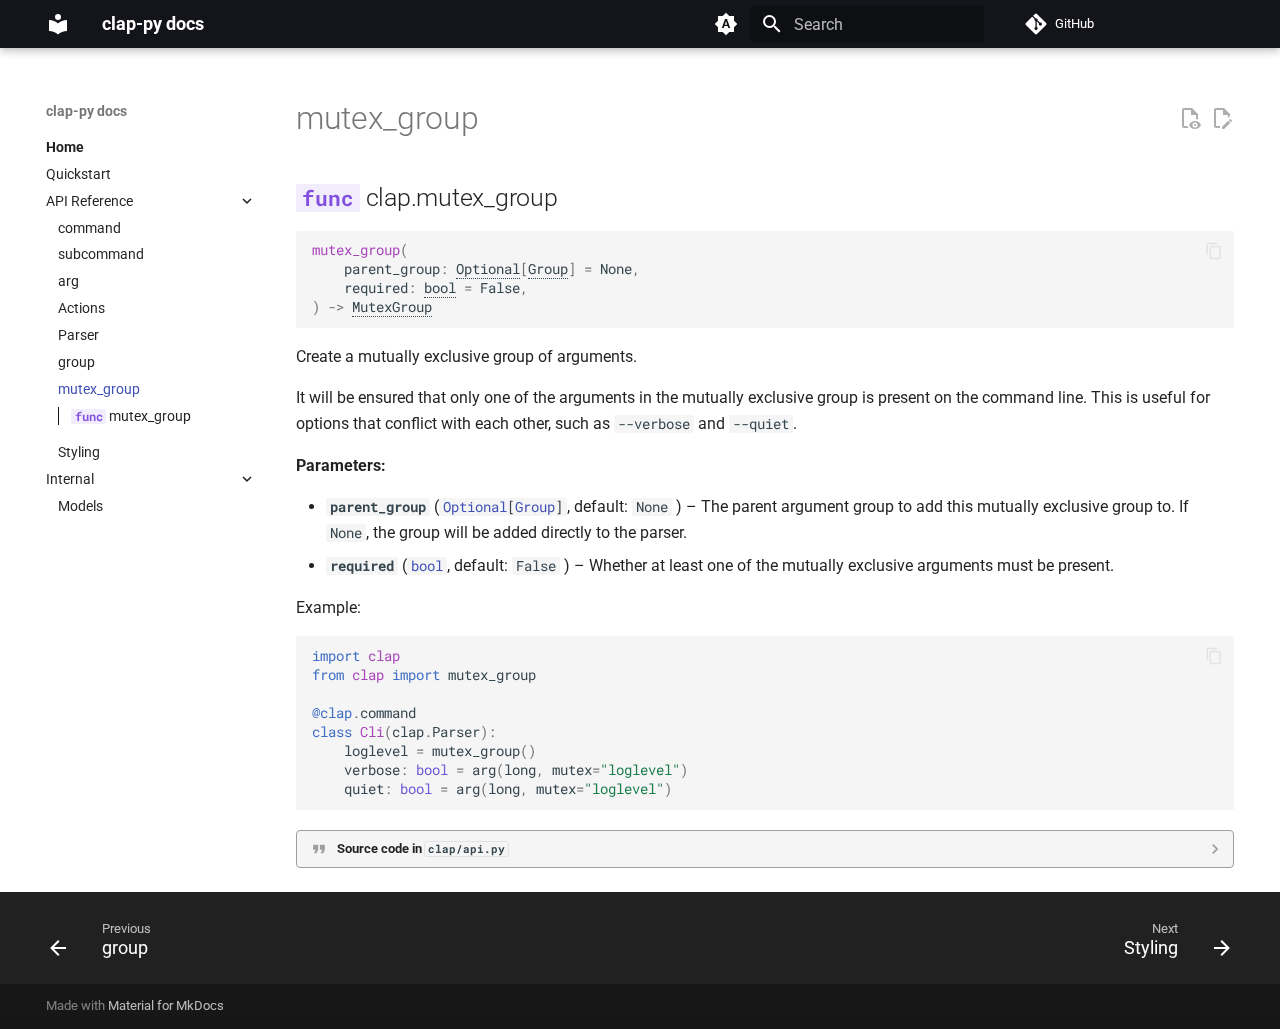
<file: mutex_group/index.html>
<!doctype html>
<html lang="en" class="no-js">
  <head>
    
      <meta charset="utf-8">
      <meta name="viewport" content="width=device-width,initial-scale=1">
      
      
      
        <link rel="canonical" href="https://adityasz.github.io/clap-py/mutex_group/">
      
      
        <link rel="prev" href="../group/">
      
      
        <link rel="next" href="../styling/">
      
      
      <link rel="icon" href="../assets/images/favicon.png">
      <meta name="generator" content="mkdocs-1.6.1, mkdocs-material-9.6.14">
    
    
      
        <title>mutex_group - clap-py docs</title>
      
    
    
      <link rel="stylesheet" href="../assets/stylesheets/main.342714a4.min.css">
      
        
        <link rel="stylesheet" href="../assets/stylesheets/palette.06af60db.min.css">
      
      


    
    
      
    
    
      
        
        
        <link rel="preconnect" href="https://fonts.gstatic.com" crossorigin>
        <link rel="stylesheet" href="https://fonts.googleapis.com/css?family=Roboto:300,300i,400,400i,700,700i%7CRoboto+Mono:400,400i,700,700i&display=fallback">
        <style>:root{--md-text-font:"Roboto";--md-code-font:"Roboto Mono"}</style>
      
    
    
      <link rel="stylesheet" href="../assets/_mkdocstrings.css">
    
      <link rel="stylesheet" href="../stylesheets/custom.css">
    
    <script>__md_scope=new URL("..",location),__md_hash=e=>[...e].reduce(((e,_)=>(e<<5)-e+_.charCodeAt(0)),0),__md_get=(e,_=localStorage,t=__md_scope)=>JSON.parse(_.getItem(t.pathname+"."+e)),__md_set=(e,_,t=localStorage,a=__md_scope)=>{try{t.setItem(a.pathname+"."+e,JSON.stringify(_))}catch(e){}}</script>
    
      

    
    
    
  </head>
  
  
    
    
      
    
    
    
    
    <body dir="ltr" data-md-color-scheme="default" data-md-color-primary="black" data-md-color-accent="lime">
  
    
    <input class="md-toggle" data-md-toggle="drawer" type="checkbox" id="__drawer" autocomplete="off">
    <input class="md-toggle" data-md-toggle="search" type="checkbox" id="__search" autocomplete="off">
    <label class="md-overlay" for="__drawer"></label>
    <div data-md-component="skip">
      
        
        <a href="#mutex_group" class="md-skip">
          Skip to content
        </a>
      
    </div>
    <div data-md-component="announce">
      
    </div>
    
    
      

  

<header class="md-header md-header--shadow" data-md-component="header">
  <nav class="md-header__inner md-grid" aria-label="Header">
    <a href=".." title="clap-py docs" class="md-header__button md-logo" aria-label="clap-py docs" data-md-component="logo">
      
  
  <svg xmlns="http://www.w3.org/2000/svg" viewBox="0 0 24 24"><path d="M12 8a3 3 0 0 0 3-3 3 3 0 0 0-3-3 3 3 0 0 0-3 3 3 3 0 0 0 3 3m0 3.54C9.64 9.35 6.5 8 3 8v11c3.5 0 6.64 1.35 9 3.54 2.36-2.19 5.5-3.54 9-3.54V8c-3.5 0-6.64 1.35-9 3.54"/></svg>

    </a>
    <label class="md-header__button md-icon" for="__drawer">
      
      <svg xmlns="http://www.w3.org/2000/svg" viewBox="0 0 24 24"><path d="M3 6h18v2H3zm0 5h18v2H3zm0 5h18v2H3z"/></svg>
    </label>
    <div class="md-header__title" data-md-component="header-title">
      <div class="md-header__ellipsis">
        <div class="md-header__topic">
          <span class="md-ellipsis">
            clap-py docs
          </span>
        </div>
        <div class="md-header__topic" data-md-component="header-topic">
          <span class="md-ellipsis">
            
              mutex_group
            
          </span>
        </div>
      </div>
    </div>
    
      
        <form class="md-header__option" data-md-component="palette">
  
    
    
    
    <input class="md-option" data-md-color-media="(prefers-color-scheme)" data-md-color-scheme="default" data-md-color-primary="black" data-md-color-accent="lime"  aria-label="Switch to light mode"  type="radio" name="__palette" id="__palette_0">
    
      <label class="md-header__button md-icon" title="Switch to light mode" for="__palette_1" hidden>
        <svg xmlns="http://www.w3.org/2000/svg" viewBox="0 0 24 24"><path d="m14.3 16-.7-2h-3.2l-.7 2H7.8L11 7h2l3.2 9zM20 8.69V4h-4.69L12 .69 8.69 4H4v4.69L.69 12 4 15.31V20h4.69L12 23.31 15.31 20H20v-4.69L23.31 12zm-9.15 3.96h2.3L12 9z"/></svg>
      </label>
    
  
    
    
    
    <input class="md-option" data-md-color-media="(prefers-color-scheme: light)" data-md-color-scheme="default" data-md-color-primary="black" data-md-color-accent="lime"  aria-label="Switch to dark mode"  type="radio" name="__palette" id="__palette_1">
    
      <label class="md-header__button md-icon" title="Switch to dark mode" for="__palette_2" hidden>
        <svg xmlns="http://www.w3.org/2000/svg" viewBox="0 0 24 24"><path d="M12 8a4 4 0 0 0-4 4 4 4 0 0 0 4 4 4 4 0 0 0 4-4 4 4 0 0 0-4-4m0 10a6 6 0 0 1-6-6 6 6 0 0 1 6-6 6 6 0 0 1 6 6 6 6 0 0 1-6 6m8-9.31V4h-4.69L12 .69 8.69 4H4v4.69L.69 12 4 15.31V20h4.69L12 23.31 15.31 20H20v-4.69L23.31 12z"/></svg>
      </label>
    
  
    
    
    
    <input class="md-option" data-md-color-media="(prefers-color-scheme: dark)" data-md-color-scheme="slate" data-md-color-primary="black" data-md-color-accent="lime"  aria-label="Switch to system preference"  type="radio" name="__palette" id="__palette_2">
    
      <label class="md-header__button md-icon" title="Switch to system preference" for="__palette_0" hidden>
        <svg xmlns="http://www.w3.org/2000/svg" viewBox="0 0 24 24"><path d="M12 18c-.89 0-1.74-.2-2.5-.55C11.56 16.5 13 14.42 13 12s-1.44-4.5-3.5-5.45C10.26 6.2 11.11 6 12 6a6 6 0 0 1 6 6 6 6 0 0 1-6 6m8-9.31V4h-4.69L12 .69 8.69 4H4v4.69L.69 12 4 15.31V20h4.69L12 23.31 15.31 20H20v-4.69L23.31 12z"/></svg>
      </label>
    
  
</form>
      
    
    
      <script>var palette=__md_get("__palette");if(palette&&palette.color){if("(prefers-color-scheme)"===palette.color.media){var media=matchMedia("(prefers-color-scheme: light)"),input=document.querySelector(media.matches?"[data-md-color-media='(prefers-color-scheme: light)']":"[data-md-color-media='(prefers-color-scheme: dark)']");palette.color.media=input.getAttribute("data-md-color-media"),palette.color.scheme=input.getAttribute("data-md-color-scheme"),palette.color.primary=input.getAttribute("data-md-color-primary"),palette.color.accent=input.getAttribute("data-md-color-accent")}for(var[key,value]of Object.entries(palette.color))document.body.setAttribute("data-md-color-"+key,value)}</script>
    
    
    
      
      
        <label class="md-header__button md-icon" for="__search">
          
          <svg xmlns="http://www.w3.org/2000/svg" viewBox="0 0 24 24"><path d="M9.5 3A6.5 6.5 0 0 1 16 9.5c0 1.61-.59 3.09-1.56 4.23l.27.27h.79l5 5-1.5 1.5-5-5v-.79l-.27-.27A6.52 6.52 0 0 1 9.5 16 6.5 6.5 0 0 1 3 9.5 6.5 6.5 0 0 1 9.5 3m0 2C7 5 5 7 5 9.5S7 14 9.5 14 14 12 14 9.5 12 5 9.5 5"/></svg>
        </label>
        <div class="md-search" data-md-component="search" role="dialog">
  <label class="md-search__overlay" for="__search"></label>
  <div class="md-search__inner" role="search">
    <form class="md-search__form" name="search">
      <input type="text" class="md-search__input" name="query" aria-label="Search" placeholder="Search" autocapitalize="off" autocorrect="off" autocomplete="off" spellcheck="false" data-md-component="search-query" required>
      <label class="md-search__icon md-icon" for="__search">
        
        <svg xmlns="http://www.w3.org/2000/svg" viewBox="0 0 24 24"><path d="M9.5 3A6.5 6.5 0 0 1 16 9.5c0 1.61-.59 3.09-1.56 4.23l.27.27h.79l5 5-1.5 1.5-5-5v-.79l-.27-.27A6.52 6.52 0 0 1 9.5 16 6.5 6.5 0 0 1 3 9.5 6.5 6.5 0 0 1 9.5 3m0 2C7 5 5 7 5 9.5S7 14 9.5 14 14 12 14 9.5 12 5 9.5 5"/></svg>
        
        <svg xmlns="http://www.w3.org/2000/svg" viewBox="0 0 24 24"><path d="M20 11v2H8l5.5 5.5-1.42 1.42L4.16 12l7.92-7.92L13.5 5.5 8 11z"/></svg>
      </label>
      <nav class="md-search__options" aria-label="Search">
        
        <button type="reset" class="md-search__icon md-icon" title="Clear" aria-label="Clear" tabindex="-1">
          
          <svg xmlns="http://www.w3.org/2000/svg" viewBox="0 0 24 24"><path d="M19 6.41 17.59 5 12 10.59 6.41 5 5 6.41 10.59 12 5 17.59 6.41 19 12 13.41 17.59 19 19 17.59 13.41 12z"/></svg>
        </button>
      </nav>
      
        <div class="md-search__suggest" data-md-component="search-suggest"></div>
      
    </form>
    <div class="md-search__output">
      <div class="md-search__scrollwrap" tabindex="0" data-md-scrollfix>
        <div class="md-search-result" data-md-component="search-result">
          <div class="md-search-result__meta">
            Initializing search
          </div>
          <ol class="md-search-result__list" role="presentation"></ol>
        </div>
      </div>
    </div>
  </div>
</div>
      
    
    
      <div class="md-header__source">
        <a href="https://github.com/adityasz/clap-py" title="Go to repository" class="md-source" data-md-component="source">
  <div class="md-source__icon md-icon">
    
    <svg xmlns="http://www.w3.org/2000/svg" viewBox="0 0 448 512"><!--! Font Awesome Free 6.7.2 by @fontawesome - https://fontawesome.com License - https://fontawesome.com/license/free (Icons: CC BY 4.0, Fonts: SIL OFL 1.1, Code: MIT License) Copyright 2024 Fonticons, Inc.--><path d="M439.55 236.05 244 40.45a28.87 28.87 0 0 0-40.81 0l-40.66 40.63 51.52 51.52c27.06-9.14 52.68 16.77 43.39 43.68l49.66 49.66c34.23-11.8 61.18 31 35.47 56.69-26.49 26.49-70.21-2.87-56-37.34L240.22 199v121.85c25.3 12.54 22.26 41.85 9.08 55a34.34 34.34 0 0 1-48.55 0c-17.57-17.6-11.07-46.91 11.25-56v-123c-20.8-8.51-24.6-30.74-18.64-45L142.57 101 8.45 235.14a28.86 28.86 0 0 0 0 40.81l195.61 195.6a28.86 28.86 0 0 0 40.8 0l194.69-194.69a28.86 28.86 0 0 0 0-40.81"/></svg>
  </div>
  <div class="md-source__repository">
    GitHub
  </div>
</a>
      </div>
    
  </nav>
  
</header>
    
    <div class="md-container" data-md-component="container">
      
      
        
          
        
      
      <main class="md-main" data-md-component="main">
        <div class="md-main__inner md-grid">
          
            
              
              <div class="md-sidebar md-sidebar--primary" data-md-component="sidebar" data-md-type="navigation" >
                <div class="md-sidebar__scrollwrap">
                  <div class="md-sidebar__inner">
                    



  

<nav class="md-nav md-nav--primary md-nav--integrated" aria-label="Navigation" data-md-level="0">
  <label class="md-nav__title" for="__drawer">
    <a href=".." title="clap-py docs" class="md-nav__button md-logo" aria-label="clap-py docs" data-md-component="logo">
      
  
  <svg xmlns="http://www.w3.org/2000/svg" viewBox="0 0 24 24"><path d="M12 8a3 3 0 0 0 3-3 3 3 0 0 0-3-3 3 3 0 0 0-3 3 3 3 0 0 0 3 3m0 3.54C9.64 9.35 6.5 8 3 8v11c3.5 0 6.64 1.35 9 3.54 2.36-2.19 5.5-3.54 9-3.54V8c-3.5 0-6.64 1.35-9 3.54"/></svg>

    </a>
    clap-py docs
  </label>
  
    <div class="md-nav__source">
      <a href="https://github.com/adityasz/clap-py" title="Go to repository" class="md-source" data-md-component="source">
  <div class="md-source__icon md-icon">
    
    <svg xmlns="http://www.w3.org/2000/svg" viewBox="0 0 448 512"><!--! Font Awesome Free 6.7.2 by @fontawesome - https://fontawesome.com License - https://fontawesome.com/license/free (Icons: CC BY 4.0, Fonts: SIL OFL 1.1, Code: MIT License) Copyright 2024 Fonticons, Inc.--><path d="M439.55 236.05 244 40.45a28.87 28.87 0 0 0-40.81 0l-40.66 40.63 51.52 51.52c27.06-9.14 52.68 16.77 43.39 43.68l49.66 49.66c34.23-11.8 61.18 31 35.47 56.69-26.49 26.49-70.21-2.87-56-37.34L240.22 199v121.85c25.3 12.54 22.26 41.85 9.08 55a34.34 34.34 0 0 1-48.55 0c-17.57-17.6-11.07-46.91 11.25-56v-123c-20.8-8.51-24.6-30.74-18.64-45L142.57 101 8.45 235.14a28.86 28.86 0 0 0 0 40.81l195.61 195.6a28.86 28.86 0 0 0 40.8 0l194.69-194.69a28.86 28.86 0 0 0 0-40.81"/></svg>
  </div>
  <div class="md-source__repository">
    GitHub
  </div>
</a>
    </div>
  
  <ul class="md-nav__list" data-md-scrollfix>
    
      
      
  
  
    
  
  
  
    
    
      
        
          
        
      
        
      
        
      
        
      
    
    
    
      
        
        
      
    
    
    <li class="md-nav__item md-nav__item--active md-nav__item--section md-nav__item--nested">
      
        
        
        <input class="md-nav__toggle md-toggle " type="checkbox" id="__nav_1" checked>
        
          
          <div class="md-nav__link md-nav__container">
            <a href=".." class="md-nav__link ">
              
  
  
  <span class="md-ellipsis">
    Home
    
  </span>
  

            </a>
            
              
              <label class="md-nav__link " for="__nav_1" id="__nav_1_label" tabindex="">
                <span class="md-nav__icon md-icon"></span>
              </label>
            
          </div>
        
        <nav class="md-nav" data-md-level="1" aria-labelledby="__nav_1_label" aria-expanded="true">
          <label class="md-nav__title" for="__nav_1">
            <span class="md-nav__icon md-icon"></span>
            Home
          </label>
          <ul class="md-nav__list" data-md-scrollfix>
            
              
            
              
                
  
  
  
  
    <li class="md-nav__item">
      <a href="../quickstart/" class="md-nav__link">
        
  
  
  <span class="md-ellipsis">
    Quickstart
    
  </span>
  

      </a>
    </li>
  

              
            
              
                
  
  
    
  
  
  
    
    
      
        
      
        
      
        
      
        
      
        
      
        
      
        
      
        
      
    
    
    
      
    
    
    <li class="md-nav__item md-nav__item--active md-nav__item--nested">
      
        
        
        <input class="md-nav__toggle md-toggle " type="checkbox" id="__nav_1_3" checked>
        
          
          <label class="md-nav__link" for="__nav_1_3" id="__nav_1_3_label" tabindex="0">
            
  
  
  <span class="md-ellipsis">
    API Reference
    
  </span>
  

            <span class="md-nav__icon md-icon"></span>
          </label>
        
        <nav class="md-nav" data-md-level="2" aria-labelledby="__nav_1_3_label" aria-expanded="true">
          <label class="md-nav__title" for="__nav_1_3">
            <span class="md-nav__icon md-icon"></span>
            API Reference
          </label>
          <ul class="md-nav__list" data-md-scrollfix>
            
              
                
  
  
  
  
    <li class="md-nav__item">
      <a href="../command/" class="md-nav__link">
        
  
  
  <span class="md-ellipsis">
    command
    
  </span>
  

      </a>
    </li>
  

              
            
              
                
  
  
  
  
    <li class="md-nav__item">
      <a href="../subcommand/" class="md-nav__link">
        
  
  
  <span class="md-ellipsis">
    subcommand
    
  </span>
  

      </a>
    </li>
  

              
            
              
                
  
  
  
  
    <li class="md-nav__item">
      <a href="../arg/" class="md-nav__link">
        
  
  
  <span class="md-ellipsis">
    arg
    
  </span>
  

      </a>
    </li>
  

              
            
              
                
  
  
  
  
    <li class="md-nav__item">
      <a href="../actions/" class="md-nav__link">
        
  
  
  <span class="md-ellipsis">
    Actions
    
  </span>
  

      </a>
    </li>
  

              
            
              
                
  
  
  
  
    <li class="md-nav__item">
      <a href="../parser/" class="md-nav__link">
        
  
  
  <span class="md-ellipsis">
    Parser
    
  </span>
  

      </a>
    </li>
  

              
            
              
                
  
  
  
  
    <li class="md-nav__item">
      <a href="../group/" class="md-nav__link">
        
  
  
  <span class="md-ellipsis">
    group
    
  </span>
  

      </a>
    </li>
  

              
            
              
                
  
  
    
  
  
  
    <li class="md-nav__item md-nav__item--active">
      
      <input class="md-nav__toggle md-toggle" type="checkbox" id="__toc">
      
      
        
      
      
        <label class="md-nav__link md-nav__link--active" for="__toc">
          
  
  
  <span class="md-ellipsis">
    mutex_group
    
  </span>
  

          <span class="md-nav__icon md-icon"></span>
        </label>
      
      <a href="./" class="md-nav__link md-nav__link--active">
        
  
  
  <span class="md-ellipsis">
    mutex_group
    
  </span>
  

      </a>
      
        

<nav class="md-nav md-nav--secondary" aria-label="Table of contents">
  
  
  
    
  
  
    <label class="md-nav__title" for="__toc">
      <span class="md-nav__icon md-icon"></span>
      Table of contents
    </label>
    <ul class="md-nav__list" data-md-component="toc" data-md-scrollfix>
      
        <li class="md-nav__item">
  <a href="#clap.mutex_group" class="md-nav__link">
    <span class="md-ellipsis">
      <code class="doc-symbol doc-symbol-toc doc-symbol-function"></code>&nbsp;mutex_group
    </span>
  </a>
  
</li>
      
    </ul>
  
</nav>
      
    </li>
  

              
            
              
                
  
  
  
  
    <li class="md-nav__item">
      <a href="../styling/" class="md-nav__link">
        
  
  
  <span class="md-ellipsis">
    Styling
    
  </span>
  

      </a>
    </li>
  

              
            
          </ul>
        </nav>
      
    </li>
  

              
            
              
                
  
  
  
  
    
    
      
        
      
    
    
    
      
    
    
    <li class="md-nav__item md-nav__item--nested">
      
        
        
          
        
        <input class="md-nav__toggle md-toggle md-toggle--indeterminate" type="checkbox" id="__nav_1_4" >
        
          
          <label class="md-nav__link" for="__nav_1_4" id="__nav_1_4_label" tabindex="0">
            
  
  
  <span class="md-ellipsis">
    Internal
    
  </span>
  

            <span class="md-nav__icon md-icon"></span>
          </label>
        
        <nav class="md-nav" data-md-level="2" aria-labelledby="__nav_1_4_label" aria-expanded="false">
          <label class="md-nav__title" for="__nav_1_4">
            <span class="md-nav__icon md-icon"></span>
            Internal
          </label>
          <ul class="md-nav__list" data-md-scrollfix>
            
              
                
  
  
  
  
    <li class="md-nav__item">
      <a href="../models/" class="md-nav__link">
        
  
  
  <span class="md-ellipsis">
    Models
    
  </span>
  

      </a>
    </li>
  

              
            
          </ul>
        </nav>
      
    </li>
  

              
            
          </ul>
        </nav>
      
    </li>
  

    
  </ul>
</nav>
                  </div>
                </div>
              </div>
            
            
          
          
            <div class="md-content" data-md-component="content">
              <article class="md-content__inner md-typeset">
                
                  


  
    <a href="https://github.com/adityasz/clap-py/edit/master/docs/mutex_group.md" title="Edit this page" class="md-content__button md-icon">
      
      <svg xmlns="http://www.w3.org/2000/svg" viewBox="0 0 24 24"><path d="M10 20H6V4h7v5h5v3.1l2-2V8l-6-6H6c-1.1 0-2 .9-2 2v16c0 1.1.9 2 2 2h4zm10.2-7c.1 0 .3.1.4.2l1.3 1.3c.2.2.2.6 0 .8l-1 1-2.1-2.1 1-1c.1-.1.2-.2.4-.2m0 3.9L14.1 23H12v-2.1l6.1-6.1z"/></svg>
    </a>
  
  
    
      
    
    <a href="https://github.com/adityasz/clap-py/raw/master/docs/mutex_group.md" title="View source of this page" class="md-content__button md-icon">
      
      <svg xmlns="http://www.w3.org/2000/svg" viewBox="0 0 24 24"><path d="M17 18c.56 0 1 .44 1 1s-.44 1-1 1-1-.44-1-1 .44-1 1-1m0-3c-2.73 0-5.06 1.66-6 4 .94 2.34 3.27 4 6 4s5.06-1.66 6-4c-.94-2.34-3.27-4-6-4m0 6.5a2.5 2.5 0 0 1-2.5-2.5 2.5 2.5 0 0 1 2.5-2.5 2.5 2.5 0 0 1 2.5 2.5 2.5 2.5 0 0 1-2.5 2.5M9.27 20H6V4h7v5h5v4.07c.7.08 1.36.25 2 .49V8l-6-6H6a2 2 0 0 0-2 2v16a2 2 0 0 0 2 2h4.5a8.2 8.2 0 0 1-1.23-2"/></svg>
    </a>
  


<h1 id="mutex_group">mutex_group</h1>


<div class="doc doc-object doc-function">


<h2 id="clap.mutex_group" class="doc doc-heading">
<code class="doc-symbol doc-symbol-heading doc-symbol-function"></code>            <span class="doc doc-object-name doc-function-name">clap.mutex_group</span>


</h2>
<div class="doc-signature highlight"><pre><span></span><code><span class="nf">mutex_group</span><span class="p">(</span>
    <span class="n">parent_group</span><span class="p">:</span> <span class="n"><a class="autorefs autorefs-external" title="&lt;code&gt;typing.Optional&lt;/code&gt;" href="https://docs.python.org/3/library/typing.html#typing.Optional">Optional</a></span><span class="p">[</span><span class="n"><a class="autorefs autorefs-internal" title="&lt;code class=&quot;doc-symbol doc-symbol-heading doc-symbol-class&quot;&gt;&lt;/code&gt;            &lt;span class=&quot;doc doc-object-name doc-class-name&quot;&gt;clap.models.Group&lt;/span&gt;


  &lt;span class=&quot;doc doc-labels&quot;&gt;
      &lt;small class=&quot;doc doc-label doc-label-dataclass&quot;&gt;&lt;code&gt;dataclass&lt;/code&gt;&lt;/small&gt;
  &lt;/span&gt;" href="../models/#clap.models.Group">Group</a></span><span class="p">]</span> <span class="o">=</span> <span class="kc">None</span><span class="p">,</span>
    <span class="n">required</span><span class="p">:</span> <span class="n"><a class="autorefs autorefs-external" href="https://docs.python.org/3/library/functions.html#bool">bool</a></span> <span class="o">=</span> <span class="kc">False</span><span class="p">,</span>
<span class="p">)</span> <span class="o">-&gt;</span> <span class="n"><a class="autorefs autorefs-internal" title="&lt;code class=&quot;doc-symbol doc-symbol-heading doc-symbol-class&quot;&gt;&lt;/code&gt;            &lt;span class=&quot;doc doc-object-name doc-class-name&quot;&gt;clap.models.MutexGroup&lt;/span&gt;


  &lt;span class=&quot;doc doc-labels&quot;&gt;
      &lt;small class=&quot;doc doc-label doc-label-dataclass&quot;&gt;&lt;code&gt;dataclass&lt;/code&gt;&lt;/small&gt;
  &lt;/span&gt;" href="../models/#clap.models.MutexGroup">MutexGroup</a></span>
</code></pre></div>

    <div class="doc doc-contents first">

        <p>Create a mutually exclusive group of arguments.</p>
<p>It will be ensured that only one of the arguments in the mutually
exclusive group is present on the command line. This is useful for
options that conflict with each other, such as <code>--verbose</code> and <code>--quiet</code>.</p>


<p><span class="doc-section-title">Parameters:</span></p>
    <ul>
        <li class="doc-section-item field-body">
            <b><code>parent_group</code></b>
              (<code><a class="autorefs autorefs-external" title="&lt;code&gt;typing.Optional&lt;/code&gt;" href="https://docs.python.org/3/library/typing.html#typing.Optional">Optional</a>[<a class="autorefs autorefs-internal" title="&lt;code class=&quot;doc-symbol doc-symbol-heading doc-symbol-class&quot;&gt;&lt;/code&gt;            &lt;span class=&quot;doc doc-object-name doc-class-name&quot;&gt;clap.models.Group&lt;/span&gt;


  &lt;span class=&quot;doc doc-labels&quot;&gt;
      &lt;small class=&quot;doc doc-label doc-label-dataclass&quot;&gt;&lt;code&gt;dataclass&lt;/code&gt;&lt;/small&gt;
  &lt;/span&gt;" href="../models/#clap.models.Group">Group</a>]</code>, default:
                  <code>None</code>
)
          –
          <div class="doc-md-description">
            <p>The parent argument group to add this mutually exclusive group to.
If <code>None</code>, the group will be added directly to the parser.</p>
          </div>
        </li>
        <li class="doc-section-item field-body">
            <b><code>required</code></b>
              (<code><a class="autorefs autorefs-external" href="https://docs.python.org/3/library/functions.html#bool">bool</a></code>, default:
                  <code>False</code>
)
          –
          <div class="doc-md-description">
            <p>Whether at least one of the mutually exclusive arguments must be present.</p>
          </div>
        </li>
    </ul>
        <p>Example:</p>
<div class="highlight"><pre><span></span><code><span class="kn">import</span><span class="w"> </span><span class="nn">clap</span>
<span class="kn">from</span><span class="w"> </span><span class="nn">clap</span><span class="w"> </span><span class="kn">import</span> <span class="n">mutex_group</span>

<span class="nd">@clap</span><span class="o">.</span><span class="n">command</span>
<span class="k">class</span><span class="w"> </span><span class="nc">Cli</span><span class="p">(</span><span class="n">clap</span><span class="o">.</span><span class="n">Parser</span><span class="p">):</span>
    <span class="n">loglevel</span> <span class="o">=</span> <span class="n">mutex_group</span><span class="p">()</span>
    <span class="n">verbose</span><span class="p">:</span> <span class="nb">bool</span> <span class="o">=</span> <span class="n">arg</span><span class="p">(</span><span class="n">long</span><span class="p">,</span> <span class="n">mutex</span><span class="o">=</span><span class="s2">&quot;loglevel&quot;</span><span class="p">)</span>
    <span class="n">quiet</span><span class="p">:</span> <span class="nb">bool</span> <span class="o">=</span> <span class="n">arg</span><span class="p">(</span><span class="n">long</span><span class="p">,</span> <span class="n">mutex</span><span class="o">=</span><span class="s2">&quot;loglevel&quot;</span><span class="p">)</span>
</code></pre></div>


            <details class="quote">
              <summary>Source code in <code>clap/api.py</code></summary>
              <div class="highlight"><table class="highlighttable"><tr><td class="linenos"><div class="linenodiv"><pre><span></span><span class="normal">483</span>
<span class="normal">484</span>
<span class="normal">485</span>
<span class="normal">486</span>
<span class="normal">487</span>
<span class="normal">488</span>
<span class="normal">489</span>
<span class="normal">490</span>
<span class="normal">491</span>
<span class="normal">492</span>
<span class="normal">493</span>
<span class="normal">494</span>
<span class="normal">495</span>
<span class="normal">496</span>
<span class="normal">497</span>
<span class="normal">498</span>
<span class="normal">499</span>
<span class="normal">500</span>
<span class="normal">501</span>
<span class="normal">502</span>
<span class="normal">503</span>
<span class="normal">504</span>
<span class="normal">505</span>
<span class="normal">506</span>
<span class="normal">507</span>
<span class="normal">508</span>
<span class="normal">509</span>
<span class="normal">510</span>
<span class="normal">511</span></pre></div></td><td class="code"><div><pre><span></span><code><span class="k">def</span><span class="w"> </span><span class="nf">mutex_group</span><span class="p">(</span>
    <span class="n">parent_group</span><span class="p">:</span> <span class="n">Optional</span><span class="p">[</span><span class="n">Group</span><span class="p">]</span> <span class="o">=</span> <span class="kc">None</span><span class="p">,</span>
    <span class="n">required</span><span class="p">:</span> <span class="nb">bool</span> <span class="o">=</span> <span class="kc">False</span><span class="p">,</span>
<span class="p">)</span> <span class="o">-&gt;</span> <span class="n">MutexGroup</span><span class="p">:</span>
<span class="w">    </span><span class="sd">&quot;&quot;&quot;Create a mutually exclusive group of arguments.</span>

<span class="sd">    It will be ensured that only one of the arguments in the mutually</span>
<span class="sd">    exclusive group is present on the command line. This is useful for</span>
<span class="sd">    options that conflict with each other, such as `--verbose` and `--quiet`.</span>

<span class="sd">    Args:</span>
<span class="sd">        parent_group: The parent argument group to add this mutually exclusive group to.</span>
<span class="sd">            If `None`, the group will be added directly to the parser.</span>
<span class="sd">        required: Whether at least one of the mutually exclusive arguments must be present.</span>

<span class="sd">    Example:</span>

<span class="sd">    ```python</span>
<span class="sd">    import clap</span>
<span class="sd">    from clap import mutex_group</span>

<span class="sd">    @clap.command</span>
<span class="sd">    class Cli(clap.Parser):</span>
<span class="sd">        loglevel = mutex_group()</span>
<span class="sd">        verbose: bool = arg(long, mutex=&quot;loglevel&quot;)</span>
<span class="sd">        quiet: bool = arg(long, mutex=&quot;loglevel&quot;)</span>
<span class="sd">    ```</span>
<span class="sd">    &quot;&quot;&quot;</span>
    <span class="k">return</span> <span class="n">MutexGroup</span><span class="p">(</span><span class="n">parent</span><span class="o">=</span><span class="n">parent_group</span><span class="p">,</span> <span class="n">required</span><span class="o">=</span><span class="n">required</span><span class="p">)</span>
</code></pre></div></td></tr></table></div>
            </details>
    </div>

</div>












                
              </article>
            </div>
          
          
<script>var target=document.getElementById(location.hash.slice(1));target&&target.name&&(target.checked=target.name.startsWith("__tabbed_"))</script>
        </div>
        
          <button type="button" class="md-top md-icon" data-md-component="top" hidden>
  
  <svg xmlns="http://www.w3.org/2000/svg" viewBox="0 0 24 24"><path d="M13 20h-2V8l-5.5 5.5-1.42-1.42L12 4.16l7.92 7.92-1.42 1.42L13 8z"/></svg>
  Back to top
</button>
        
      </main>
      
        <footer class="md-footer">
  
    
      
      <nav class="md-footer__inner md-grid" aria-label="Footer" >
        
          
          <a href="../group/" class="md-footer__link md-footer__link--prev" aria-label="Previous: group">
            <div class="md-footer__button md-icon">
              
              <svg xmlns="http://www.w3.org/2000/svg" viewBox="0 0 24 24"><path d="M20 11v2H8l5.5 5.5-1.42 1.42L4.16 12l7.92-7.92L13.5 5.5 8 11z"/></svg>
            </div>
            <div class="md-footer__title">
              <span class="md-footer__direction">
                Previous
              </span>
              <div class="md-ellipsis">
                group
              </div>
            </div>
          </a>
        
        
          
          <a href="../styling/" class="md-footer__link md-footer__link--next" aria-label="Next: Styling">
            <div class="md-footer__title">
              <span class="md-footer__direction">
                Next
              </span>
              <div class="md-ellipsis">
                Styling
              </div>
            </div>
            <div class="md-footer__button md-icon">
              
              <svg xmlns="http://www.w3.org/2000/svg" viewBox="0 0 24 24"><path d="M4 11v2h12l-5.5 5.5 1.42 1.42L19.84 12l-7.92-7.92L10.5 5.5 16 11z"/></svg>
            </div>
          </a>
        
      </nav>
    
  
  <div class="md-footer-meta md-typeset">
    <div class="md-footer-meta__inner md-grid">
      <div class="md-copyright">
  
  
    Made with
    <a href="https://squidfunk.github.io/mkdocs-material/" target="_blank" rel="noopener">
      Material for MkDocs
    </a>
  
</div>
      
    </div>
  </div>
</footer>
      
    </div>
    <div class="md-dialog" data-md-component="dialog">
      <div class="md-dialog__inner md-typeset"></div>
    </div>
    
    
    
      
      <script id="__config" type="application/json">{"base": "..", "features": ["content.action.edit", "content.action.view", "content.code.annotate", "content.code.copy", "content.tooltips", "navigation.footer", "navigation.indexes", "navigation.sections", "navigation.expand", "navigation.top", "navigation.path", "search.highlight", "search.suggest", "toc.follow", "toc.integrate"], "search": "../assets/javascripts/workers/search.d50fe291.min.js", "tags": null, "translations": {"clipboard.copied": "Copied to clipboard", "clipboard.copy": "Copy to clipboard", "search.result.more.one": "1 more on this page", "search.result.more.other": "# more on this page", "search.result.none": "No matching documents", "search.result.one": "1 matching document", "search.result.other": "# matching documents", "search.result.placeholder": "Type to start searching", "search.result.term.missing": "Missing", "select.version": "Select version"}, "version": null}</script>
    
    
      <script src="../assets/javascripts/bundle.13a4f30d.min.js"></script>
      
    
  </body>
</html>
</file>
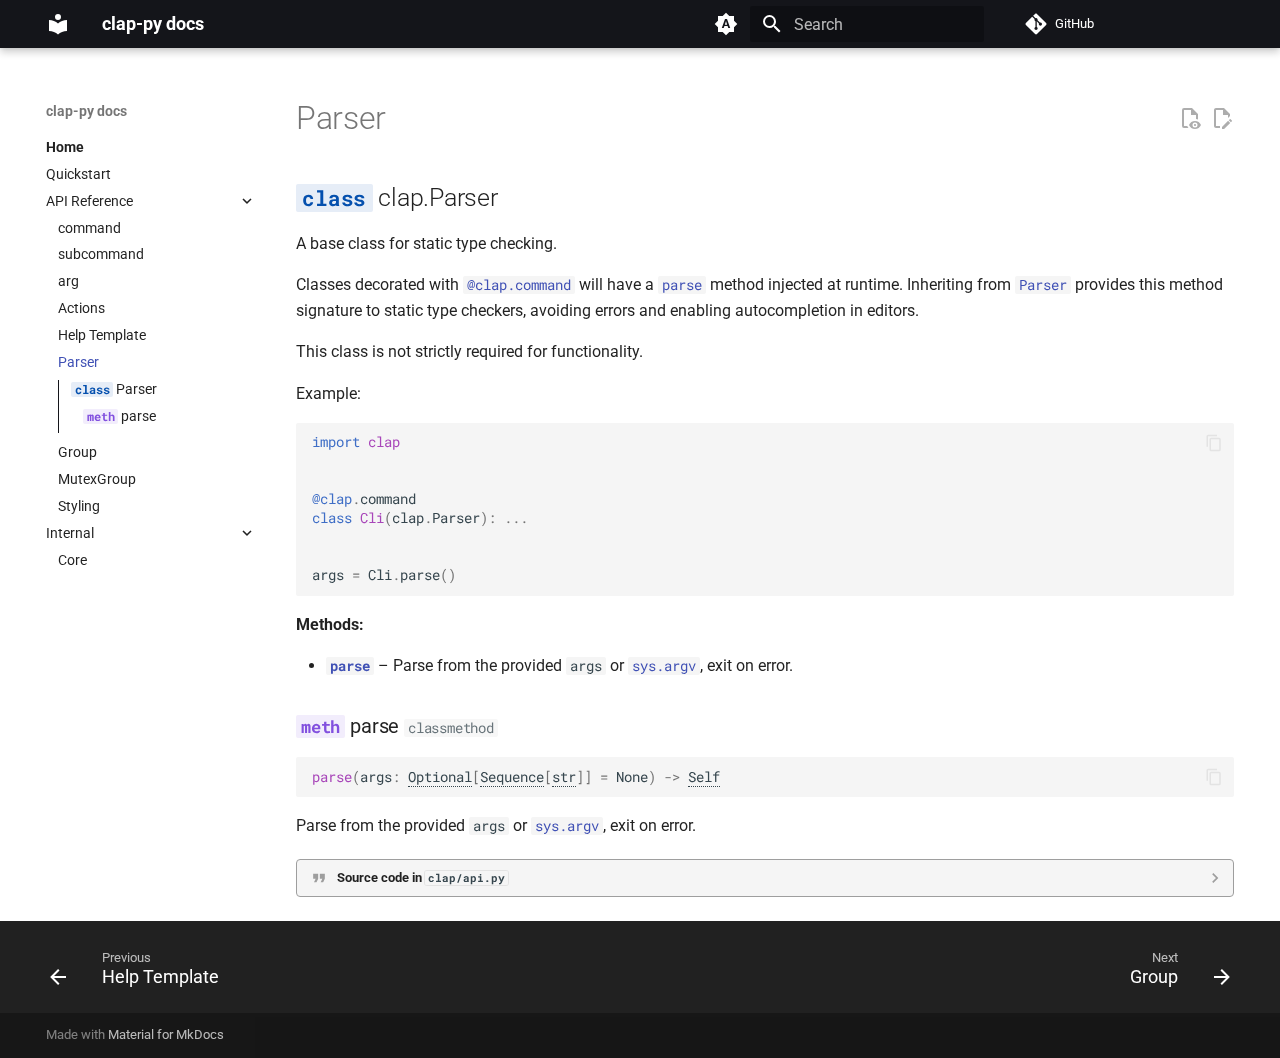
<file: parser/index.html>
<!doctype html>
<html lang="en" class="no-js">
  <head>
    
      <meta charset="utf-8">
      <meta name="viewport" content="width=device-width,initial-scale=1">
      
      
      
        <link rel="canonical" href="https://adityasz.github.io/clap-py/parser/">
      
      
        <link rel="prev" href="../help/">
      
      
        <link rel="next" href="../group/">
      
      
      <link rel="icon" href="../assets/images/favicon.png">
      <meta name="generator" content="mkdocs-1.6.1, mkdocs-material-9.6.21">
    
    
      
        <title>Parser - clap-py docs</title>
      
    
    
      <link rel="stylesheet" href="../assets/stylesheets/main.2a3383ac.min.css">
      
        
        <link rel="stylesheet" href="../assets/stylesheets/palette.06af60db.min.css">
      
      


    
    
      
    
    
      
        
        
        <link rel="preconnect" href="https://fonts.gstatic.com" crossorigin>
        <link rel="stylesheet" href="https://fonts.googleapis.com/css?family=Roboto:300,300i,400,400i,700,700i%7CRoboto+Mono:400,400i,700,700i&display=fallback">
        <style>:root{--md-text-font:"Roboto";--md-code-font:"Roboto Mono"}</style>
      
    
    
      <link rel="stylesheet" href="../assets/_mkdocstrings.css">
    
      <link rel="stylesheet" href="../stylesheets/custom.css">
    
    <script>__md_scope=new URL("..",location),__md_hash=e=>[...e].reduce(((e,_)=>(e<<5)-e+_.charCodeAt(0)),0),__md_get=(e,_=localStorage,t=__md_scope)=>JSON.parse(_.getItem(t.pathname+"."+e)),__md_set=(e,_,t=localStorage,a=__md_scope)=>{try{t.setItem(a.pathname+"."+e,JSON.stringify(_))}catch(e){}}</script>
    
      

    
    
    
  </head>
  
  
    
    
      
    
    
    
    
    <body dir="ltr" data-md-color-scheme="default" data-md-color-primary="black" data-md-color-accent="lime">
  
    
    <input class="md-toggle" data-md-toggle="drawer" type="checkbox" id="__drawer" autocomplete="off">
    <input class="md-toggle" data-md-toggle="search" type="checkbox" id="__search" autocomplete="off">
    <label class="md-overlay" for="__drawer"></label>
    <div data-md-component="skip">
      
        
        <a href="#parser" class="md-skip">
          Skip to content
        </a>
      
    </div>
    <div data-md-component="announce">
      
    </div>
    
    
      

  

<header class="md-header md-header--shadow" data-md-component="header">
  <nav class="md-header__inner md-grid" aria-label="Header">
    <a href=".." title="clap-py docs" class="md-header__button md-logo" aria-label="clap-py docs" data-md-component="logo">
      
  
  <svg xmlns="http://www.w3.org/2000/svg" viewBox="0 0 24 24"><path d="M12 8a3 3 0 0 0 3-3 3 3 0 0 0-3-3 3 3 0 0 0-3 3 3 3 0 0 0 3 3m0 3.54C9.64 9.35 6.5 8 3 8v11c3.5 0 6.64 1.35 9 3.54 2.36-2.19 5.5-3.54 9-3.54V8c-3.5 0-6.64 1.35-9 3.54"/></svg>

    </a>
    <label class="md-header__button md-icon" for="__drawer">
      
      <svg xmlns="http://www.w3.org/2000/svg" viewBox="0 0 24 24"><path d="M3 6h18v2H3zm0 5h18v2H3zm0 5h18v2H3z"/></svg>
    </label>
    <div class="md-header__title" data-md-component="header-title">
      <div class="md-header__ellipsis">
        <div class="md-header__topic">
          <span class="md-ellipsis">
            clap-py docs
          </span>
        </div>
        <div class="md-header__topic" data-md-component="header-topic">
          <span class="md-ellipsis">
            
              Parser
            
          </span>
        </div>
      </div>
    </div>
    
      
        <form class="md-header__option" data-md-component="palette">
  
    
    
    
    <input class="md-option" data-md-color-media="(prefers-color-scheme)" data-md-color-scheme="default" data-md-color-primary="black" data-md-color-accent="lime"  aria-label="Switch to light mode"  type="radio" name="__palette" id="__palette_0">
    
      <label class="md-header__button md-icon" title="Switch to light mode" for="__palette_1" hidden>
        <svg xmlns="http://www.w3.org/2000/svg" viewBox="0 0 24 24"><path d="m14.3 16-.7-2h-3.2l-.7 2H7.8L11 7h2l3.2 9zM20 8.69V4h-4.69L12 .69 8.69 4H4v4.69L.69 12 4 15.31V20h4.69L12 23.31 15.31 20H20v-4.69L23.31 12zm-9.15 3.96h2.3L12 9z"/></svg>
      </label>
    
  
    
    
    
    <input class="md-option" data-md-color-media="(prefers-color-scheme: light)" data-md-color-scheme="default" data-md-color-primary="black" data-md-color-accent="lime"  aria-label="Switch to dark mode"  type="radio" name="__palette" id="__palette_1">
    
      <label class="md-header__button md-icon" title="Switch to dark mode" for="__palette_2" hidden>
        <svg xmlns="http://www.w3.org/2000/svg" viewBox="0 0 24 24"><path d="M12 8a4 4 0 0 0-4 4 4 4 0 0 0 4 4 4 4 0 0 0 4-4 4 4 0 0 0-4-4m0 10a6 6 0 0 1-6-6 6 6 0 0 1 6-6 6 6 0 0 1 6 6 6 6 0 0 1-6 6m8-9.31V4h-4.69L12 .69 8.69 4H4v4.69L.69 12 4 15.31V20h4.69L12 23.31 15.31 20H20v-4.69L23.31 12z"/></svg>
      </label>
    
  
    
    
    
    <input class="md-option" data-md-color-media="(prefers-color-scheme: dark)" data-md-color-scheme="slate" data-md-color-primary="black" data-md-color-accent="lime"  aria-label="Switch to system preference"  type="radio" name="__palette" id="__palette_2">
    
      <label class="md-header__button md-icon" title="Switch to system preference" for="__palette_0" hidden>
        <svg xmlns="http://www.w3.org/2000/svg" viewBox="0 0 24 24"><path d="M12 18c-.89 0-1.74-.2-2.5-.55C11.56 16.5 13 14.42 13 12s-1.44-4.5-3.5-5.45C10.26 6.2 11.11 6 12 6a6 6 0 0 1 6 6 6 6 0 0 1-6 6m8-9.31V4h-4.69L12 .69 8.69 4H4v4.69L.69 12 4 15.31V20h4.69L12 23.31 15.31 20H20v-4.69L23.31 12z"/></svg>
      </label>
    
  
</form>
      
    
    
      <script>var palette=__md_get("__palette");if(palette&&palette.color){if("(prefers-color-scheme)"===palette.color.media){var media=matchMedia("(prefers-color-scheme: light)"),input=document.querySelector(media.matches?"[data-md-color-media='(prefers-color-scheme: light)']":"[data-md-color-media='(prefers-color-scheme: dark)']");palette.color.media=input.getAttribute("data-md-color-media"),palette.color.scheme=input.getAttribute("data-md-color-scheme"),palette.color.primary=input.getAttribute("data-md-color-primary"),palette.color.accent=input.getAttribute("data-md-color-accent")}for(var[key,value]of Object.entries(palette.color))document.body.setAttribute("data-md-color-"+key,value)}</script>
    
    
    
      
      
        <label class="md-header__button md-icon" for="__search">
          
          <svg xmlns="http://www.w3.org/2000/svg" viewBox="0 0 24 24"><path d="M9.5 3A6.5 6.5 0 0 1 16 9.5c0 1.61-.59 3.09-1.56 4.23l.27.27h.79l5 5-1.5 1.5-5-5v-.79l-.27-.27A6.52 6.52 0 0 1 9.5 16 6.5 6.5 0 0 1 3 9.5 6.5 6.5 0 0 1 9.5 3m0 2C7 5 5 7 5 9.5S7 14 9.5 14 14 12 14 9.5 12 5 9.5 5"/></svg>
        </label>
        <div class="md-search" data-md-component="search" role="dialog">
  <label class="md-search__overlay" for="__search"></label>
  <div class="md-search__inner" role="search">
    <form class="md-search__form" name="search">
      <input type="text" class="md-search__input" name="query" aria-label="Search" placeholder="Search" autocapitalize="off" autocorrect="off" autocomplete="off" spellcheck="false" data-md-component="search-query" required>
      <label class="md-search__icon md-icon" for="__search">
        
        <svg xmlns="http://www.w3.org/2000/svg" viewBox="0 0 24 24"><path d="M9.5 3A6.5 6.5 0 0 1 16 9.5c0 1.61-.59 3.09-1.56 4.23l.27.27h.79l5 5-1.5 1.5-5-5v-.79l-.27-.27A6.52 6.52 0 0 1 9.5 16 6.5 6.5 0 0 1 3 9.5 6.5 6.5 0 0 1 9.5 3m0 2C7 5 5 7 5 9.5S7 14 9.5 14 14 12 14 9.5 12 5 9.5 5"/></svg>
        
        <svg xmlns="http://www.w3.org/2000/svg" viewBox="0 0 24 24"><path d="M20 11v2H8l5.5 5.5-1.42 1.42L4.16 12l7.92-7.92L13.5 5.5 8 11z"/></svg>
      </label>
      <nav class="md-search__options" aria-label="Search">
        
        <button type="reset" class="md-search__icon md-icon" title="Clear" aria-label="Clear" tabindex="-1">
          
          <svg xmlns="http://www.w3.org/2000/svg" viewBox="0 0 24 24"><path d="M19 6.41 17.59 5 12 10.59 6.41 5 5 6.41 10.59 12 5 17.59 6.41 19 12 13.41 17.59 19 19 17.59 13.41 12z"/></svg>
        </button>
      </nav>
      
        <div class="md-search__suggest" data-md-component="search-suggest"></div>
      
    </form>
    <div class="md-search__output">
      <div class="md-search__scrollwrap" tabindex="0" data-md-scrollfix>
        <div class="md-search-result" data-md-component="search-result">
          <div class="md-search-result__meta">
            Initializing search
          </div>
          <ol class="md-search-result__list" role="presentation"></ol>
        </div>
      </div>
    </div>
  </div>
</div>
      
    
    
      <div class="md-header__source">
        <a href="https://github.com/adityasz/clap-py" title="Go to repository" class="md-source" data-md-component="source">
  <div class="md-source__icon md-icon">
    
    <svg xmlns="http://www.w3.org/2000/svg" viewBox="0 0 448 512"><!--! Font Awesome Free 7.0.1 by @fontawesome - https://fontawesome.com License - https://fontawesome.com/license/free (Icons: CC BY 4.0, Fonts: SIL OFL 1.1, Code: MIT License) Copyright 2025 Fonticons, Inc.--><path d="M439.6 236.1 244 40.5c-5.4-5.5-12.8-8.5-20.4-8.5s-15 3-20.4 8.4L162.5 81l51.5 51.5c27.1-9.1 52.7 16.8 43.4 43.7l49.7 49.7c34.2-11.8 61.2 31 35.5 56.7-26.5 26.5-70.2-2.9-56-37.3L240.3 199v121.9c25.3 12.5 22.3 41.8 9.1 55-6.4 6.4-15.2 10.1-24.3 10.1s-17.8-3.6-24.3-10.1c-17.6-17.6-11.1-46.9 11.2-56v-123c-20.8-8.5-24.6-30.7-18.6-45L142.6 101 8.5 235.1C3 240.6 0 247.9 0 255.5s3 15 8.5 20.4l195.6 195.7c5.4 5.4 12.7 8.4 20.4 8.4s15-3 20.4-8.4l194.7-194.7c5.4-5.4 8.4-12.8 8.4-20.4s-3-15-8.4-20.4"/></svg>
  </div>
  <div class="md-source__repository">
    GitHub
  </div>
</a>
      </div>
    
  </nav>
  
</header>
    
    <div class="md-container" data-md-component="container">
      
      
        
          
        
      
      <main class="md-main" data-md-component="main">
        <div class="md-main__inner md-grid">
          
            
              
              <div class="md-sidebar md-sidebar--primary" data-md-component="sidebar" data-md-type="navigation" >
                <div class="md-sidebar__scrollwrap">
                  <div class="md-sidebar__inner">
                    



  

<nav class="md-nav md-nav--primary md-nav--integrated" aria-label="Navigation" data-md-level="0">
  <label class="md-nav__title" for="__drawer">
    <a href=".." title="clap-py docs" class="md-nav__button md-logo" aria-label="clap-py docs" data-md-component="logo">
      
  
  <svg xmlns="http://www.w3.org/2000/svg" viewBox="0 0 24 24"><path d="M12 8a3 3 0 0 0 3-3 3 3 0 0 0-3-3 3 3 0 0 0-3 3 3 3 0 0 0 3 3m0 3.54C9.64 9.35 6.5 8 3 8v11c3.5 0 6.64 1.35 9 3.54 2.36-2.19 5.5-3.54 9-3.54V8c-3.5 0-6.64 1.35-9 3.54"/></svg>

    </a>
    clap-py docs
  </label>
  
    <div class="md-nav__source">
      <a href="https://github.com/adityasz/clap-py" title="Go to repository" class="md-source" data-md-component="source">
  <div class="md-source__icon md-icon">
    
    <svg xmlns="http://www.w3.org/2000/svg" viewBox="0 0 448 512"><!--! Font Awesome Free 7.0.1 by @fontawesome - https://fontawesome.com License - https://fontawesome.com/license/free (Icons: CC BY 4.0, Fonts: SIL OFL 1.1, Code: MIT License) Copyright 2025 Fonticons, Inc.--><path d="M439.6 236.1 244 40.5c-5.4-5.5-12.8-8.5-20.4-8.5s-15 3-20.4 8.4L162.5 81l51.5 51.5c27.1-9.1 52.7 16.8 43.4 43.7l49.7 49.7c34.2-11.8 61.2 31 35.5 56.7-26.5 26.5-70.2-2.9-56-37.3L240.3 199v121.9c25.3 12.5 22.3 41.8 9.1 55-6.4 6.4-15.2 10.1-24.3 10.1s-17.8-3.6-24.3-10.1c-17.6-17.6-11.1-46.9 11.2-56v-123c-20.8-8.5-24.6-30.7-18.6-45L142.6 101 8.5 235.1C3 240.6 0 247.9 0 255.5s3 15 8.5 20.4l195.6 195.7c5.4 5.4 12.7 8.4 20.4 8.4s15-3 20.4-8.4l194.7-194.7c5.4-5.4 8.4-12.8 8.4-20.4s-3-15-8.4-20.4"/></svg>
  </div>
  <div class="md-source__repository">
    GitHub
  </div>
</a>
    </div>
  
  <ul class="md-nav__list" data-md-scrollfix>
    
      
      
  
  
    
  
  
  
    
    
      
        
          
        
      
        
      
        
      
        
      
    
    
    
      
        
        
      
    
    
    <li class="md-nav__item md-nav__item--active md-nav__item--section md-nav__item--nested">
      
        
        
        <input class="md-nav__toggle md-toggle " type="checkbox" id="__nav_1" checked>
        
          
          <div class="md-nav__link md-nav__container">
            <a href=".." class="md-nav__link ">
              
  
  
  <span class="md-ellipsis">
    Home
    
  </span>
  

            </a>
            
              
              <label class="md-nav__link " for="__nav_1" id="__nav_1_label" tabindex="">
                <span class="md-nav__icon md-icon"></span>
              </label>
            
          </div>
        
        <nav class="md-nav" data-md-level="1" aria-labelledby="__nav_1_label" aria-expanded="true">
          <label class="md-nav__title" for="__nav_1">
            <span class="md-nav__icon md-icon"></span>
            Home
          </label>
          <ul class="md-nav__list" data-md-scrollfix>
            
              
            
              
                
  
  
  
  
    <li class="md-nav__item">
      <a href="../quickstart/" class="md-nav__link">
        
  
  
  <span class="md-ellipsis">
    Quickstart
    
  </span>
  

      </a>
    </li>
  

              
            
              
                
  
  
    
  
  
  
    
    
      
        
      
        
      
        
      
        
      
        
      
        
      
        
      
        
      
        
      
    
    
    
      
    
    
    <li class="md-nav__item md-nav__item--active md-nav__item--nested">
      
        
        
        <input class="md-nav__toggle md-toggle " type="checkbox" id="__nav_1_3" checked>
        
          
          <label class="md-nav__link" for="__nav_1_3" id="__nav_1_3_label" tabindex="0">
            
  
  
  <span class="md-ellipsis">
    API Reference
    
  </span>
  

            <span class="md-nav__icon md-icon"></span>
          </label>
        
        <nav class="md-nav" data-md-level="2" aria-labelledby="__nav_1_3_label" aria-expanded="true">
          <label class="md-nav__title" for="__nav_1_3">
            <span class="md-nav__icon md-icon"></span>
            API Reference
          </label>
          <ul class="md-nav__list" data-md-scrollfix>
            
              
                
  
  
  
  
    <li class="md-nav__item">
      <a href="../command/" class="md-nav__link">
        
  
  
  <span class="md-ellipsis">
    command
    
  </span>
  

      </a>
    </li>
  

              
            
              
                
  
  
  
  
    <li class="md-nav__item">
      <a href="../subcommand/" class="md-nav__link">
        
  
  
  <span class="md-ellipsis">
    subcommand
    
  </span>
  

      </a>
    </li>
  

              
            
              
                
  
  
  
  
    <li class="md-nav__item">
      <a href="../arg/" class="md-nav__link">
        
  
  
  <span class="md-ellipsis">
    arg
    
  </span>
  

      </a>
    </li>
  

              
            
              
                
  
  
  
  
    <li class="md-nav__item">
      <a href="../actions/" class="md-nav__link">
        
  
  
  <span class="md-ellipsis">
    Actions
    
  </span>
  

      </a>
    </li>
  

              
            
              
                
  
  
  
  
    <li class="md-nav__item">
      <a href="../help/" class="md-nav__link">
        
  
  
  <span class="md-ellipsis">
    Help Template
    
  </span>
  

      </a>
    </li>
  

              
            
              
                
  
  
    
  
  
  
    <li class="md-nav__item md-nav__item--active">
      
      <input class="md-nav__toggle md-toggle" type="checkbox" id="__toc">
      
      
        
      
      
        <label class="md-nav__link md-nav__link--active" for="__toc">
          
  
  
  <span class="md-ellipsis">
    Parser
    
  </span>
  

          <span class="md-nav__icon md-icon"></span>
        </label>
      
      <a href="./" class="md-nav__link md-nav__link--active">
        
  
  
  <span class="md-ellipsis">
    Parser
    
  </span>
  

      </a>
      
        

<nav class="md-nav md-nav--secondary" aria-label="Table of contents">
  
  
  
    
  
  
    <label class="md-nav__title" for="__toc">
      <span class="md-nav__icon md-icon"></span>
      Table of contents
    </label>
    <ul class="md-nav__list" data-md-component="toc" data-md-scrollfix>
      
        <li class="md-nav__item">
  <a href="#clap.Parser" class="md-nav__link">
    <span class="md-ellipsis">
      <code class="doc-symbol doc-symbol-toc doc-symbol-class"></code>&nbsp;Parser
    </span>
  </a>
  
    <nav class="md-nav" aria-label=" Parser">
      <ul class="md-nav__list">
        
          <li class="md-nav__item">
  <a href="#clap.Parser.parse" class="md-nav__link">
    <span class="md-ellipsis">
      <code class="doc-symbol doc-symbol-toc doc-symbol-method"></code>&nbsp;parse
    </span>
  </a>
  
</li>
        
      </ul>
    </nav>
  
</li>
      
    </ul>
  
</nav>
      
    </li>
  

              
            
              
                
  
  
  
  
    <li class="md-nav__item">
      <a href="../group/" class="md-nav__link">
        
  
  
  <span class="md-ellipsis">
    Group
    
  </span>
  

      </a>
    </li>
  

              
            
              
                
  
  
  
  
    <li class="md-nav__item">
      <a href="../mutex_group/" class="md-nav__link">
        
  
  
  <span class="md-ellipsis">
    MutexGroup
    
  </span>
  

      </a>
    </li>
  

              
            
              
                
  
  
  
  
    <li class="md-nav__item">
      <a href="../styling/" class="md-nav__link">
        
  
  
  <span class="md-ellipsis">
    Styling
    
  </span>
  

      </a>
    </li>
  

              
            
          </ul>
        </nav>
      
    </li>
  

              
            
              
                
  
  
  
  
    
    
      
        
      
    
    
    
      
    
    
    <li class="md-nav__item md-nav__item--nested">
      
        
        
          
        
        <input class="md-nav__toggle md-toggle md-toggle--indeterminate" type="checkbox" id="__nav_1_4" >
        
          
          <label class="md-nav__link" for="__nav_1_4" id="__nav_1_4_label" tabindex="0">
            
  
  
  <span class="md-ellipsis">
    Internal
    
  </span>
  

            <span class="md-nav__icon md-icon"></span>
          </label>
        
        <nav class="md-nav" data-md-level="2" aria-labelledby="__nav_1_4_label" aria-expanded="false">
          <label class="md-nav__title" for="__nav_1_4">
            <span class="md-nav__icon md-icon"></span>
            Internal
          </label>
          <ul class="md-nav__list" data-md-scrollfix>
            
              
                
  
  
  
  
    <li class="md-nav__item">
      <a href="../core/" class="md-nav__link">
        
  
  
  <span class="md-ellipsis">
    Core
    
  </span>
  

      </a>
    </li>
  

              
            
          </ul>
        </nav>
      
    </li>
  

              
            
          </ul>
        </nav>
      
    </li>
  

    
  </ul>
</nav>
                  </div>
                </div>
              </div>
            
            
          
          
            <div class="md-content" data-md-component="content">
              <article class="md-content__inner md-typeset">
                
                  


  
    <a href="https://github.com/adityasz/clap-py/edit/master/docs/parser.md" title="Edit this page" class="md-content__button md-icon" rel="edit">
      
      <svg xmlns="http://www.w3.org/2000/svg" viewBox="0 0 24 24"><path d="M10 20H6V4h7v5h5v3.1l2-2V8l-6-6H6c-1.1 0-2 .9-2 2v16c0 1.1.9 2 2 2h4zm10.2-7c.1 0 .3.1.4.2l1.3 1.3c.2.2.2.6 0 .8l-1 1-2.1-2.1 1-1c.1-.1.2-.2.4-.2m0 3.9L14.1 23H12v-2.1l6.1-6.1z"/></svg>
    </a>
  
  
    
      
    
    <a href="https://github.com/adityasz/clap-py/raw/master/docs/parser.md" title="View source of this page" class="md-content__button md-icon">
      
      <svg xmlns="http://www.w3.org/2000/svg" viewBox="0 0 24 24"><path d="M17 18c.56 0 1 .44 1 1s-.44 1-1 1-1-.44-1-1 .44-1 1-1m0-3c-2.73 0-5.06 1.66-6 4 .94 2.34 3.27 4 6 4s5.06-1.66 6-4c-.94-2.34-3.27-4-6-4m0 6.5a2.5 2.5 0 0 1-2.5-2.5 2.5 2.5 0 0 1 2.5-2.5 2.5 2.5 0 0 1 2.5 2.5 2.5 2.5 0 0 1-2.5 2.5M9.27 20H6V4h7v5h5v4.07c.7.08 1.36.25 2 .49V8l-6-6H6a2 2 0 0 0-2 2v16a2 2 0 0 0 2 2h4.5a8.2 8.2 0 0 1-1.23-2"/></svg>
    </a>
  


<h1 id="parser">Parser</h1>


<div class="doc doc-object doc-class">



<h2 id="clap.Parser" class="doc doc-heading">
<code class="doc-symbol doc-symbol-heading doc-symbol-class"></code>            <span class="doc doc-object-name doc-class-name">clap.Parser</span>


</h2>


    <div class="doc doc-contents first">


        <p>A base class for static type checking.</p>
<p>Classes decorated with <a class="autorefs autorefs-internal" title="&lt;code class=&quot;doc-symbol doc-symbol-heading doc-symbol-function&quot;&gt;&lt;/code&gt;            &lt;span class=&quot;doc doc-object-name doc-function-name&quot;&gt;clap.command&lt;/span&gt;" href="../command/#clap.command"><code>@clap.command</code></a> will have a
<a class="autorefs autorefs-internal" title="&lt;code class=&quot;doc-symbol doc-symbol-heading doc-symbol-method&quot;&gt;&lt;/code&gt;            &lt;span class=&quot;doc doc-object-name doc-function-name&quot;&gt;parse&lt;/span&gt;


  &lt;span class=&quot;doc doc-labels&quot;&gt;
      &lt;small class=&quot;doc doc-label doc-label-classmethod&quot;&gt;&lt;code&gt;classmethod&lt;/code&gt;&lt;/small&gt;
  &lt;/span&gt;" href="#clap.Parser.parse"><code>parse</code></a> method injected at runtime.
Inheriting from <a class="autorefs autorefs-internal" title="&lt;code class=&quot;doc-symbol doc-symbol-heading doc-symbol-class&quot;&gt;&lt;/code&gt;            &lt;span class=&quot;doc doc-object-name doc-class-name&quot;&gt;clap.Parser&lt;/span&gt;" href="#clap.Parser"><code>Parser</code></a> provides this method signature to
static type checkers, avoiding errors and enabling autocompletion in
editors.</p>
<p>This class is not strictly required for functionality.</p>
<p>Example:</p>
<div class="highlight"><pre><span></span><code><span class="kn">import</span><span class="w"> </span><span class="nn">clap</span>


<span class="nd">@clap</span><span class="o">.</span><span class="n">command</span>
<span class="k">class</span><span class="w"> </span><span class="nc">Cli</span><span class="p">(</span><span class="n">clap</span><span class="o">.</span><span class="n">Parser</span><span class="p">):</span> <span class="o">...</span>


<span class="n">args</span> <span class="o">=</span> <span class="n">Cli</span><span class="o">.</span><span class="n">parse</span><span class="p">()</span>
</code></pre></div>












<p><span class="doc-section-title">Methods:</span></p>
    <ul>
          <li class="doc-section-item field-body">
            <b><code><a class="autorefs autorefs-internal" title="&lt;code class=&quot;doc-symbol doc-symbol-heading doc-symbol-method&quot;&gt;&lt;/code&gt;            &lt;span class=&quot;doc doc-object-name doc-function-name&quot;&gt;parse&lt;/span&gt;


  &lt;span class=&quot;doc doc-labels&quot;&gt;
      &lt;small class=&quot;doc doc-label doc-label-classmethod&quot;&gt;&lt;code&gt;classmethod&lt;/code&gt;&lt;/small&gt;
  &lt;/span&gt; (&lt;code&gt;clap.Parser.parse&lt;/code&gt;)" href="#clap.Parser.parse">parse</a></code></b>
            –
            <div class="doc-md-description">
              <p>Parse from the provided <code>args</code> or <a class="autorefs autorefs-external" href="https://docs.python.org/3/library/sys.html#sys.argv"><code>sys.argv</code></a>, exit on error.</p>
            </div>
          </li>
    </ul>






  <div class="doc doc-children">










<div class="doc doc-object doc-function">


<h3 id="clap.Parser.parse" class="doc doc-heading">
<code class="doc-symbol doc-symbol-heading doc-symbol-method"></code>            <span class="doc doc-object-name doc-function-name">parse</span>


  <span class="doc doc-labels">
      <small class="doc doc-label doc-label-classmethod"><code>classmethod</code></small>
  </span>

</h3>
<div class="doc-signature highlight"><pre><span></span><code><span class="nf">parse</span><span class="p">(</span><span class="n">args</span><span class="p">:</span> <span class="n"><a class="autorefs autorefs-external" title="&lt;code&gt;typing.Optional&lt;/code&gt;" href="https://docs.python.org/3/library/typing.html#typing.Optional">Optional</a></span><span class="p">[</span><span class="n"><a class="autorefs autorefs-external" title="&lt;code&gt;collections.abc.Sequence&lt;/code&gt;" href="https://docs.python.org/3/library/collections.abc.html#collections.abc.Sequence">Sequence</a></span><span class="p">[</span><span class="n"><a class="autorefs autorefs-external" href="https://docs.python.org/3/library/stdtypes.html#str">str</a></span><span class="p">]]</span> <span class="o">=</span> <span class="kc">None</span><span class="p">)</span> <span class="o">-&gt;</span> <span class="n"><a class="autorefs autorefs-external" title="&lt;code&gt;typing.Self&lt;/code&gt;" href="https://docs.python.org/3/library/typing.html#typing.Self">Self</a></span>
</code></pre></div>

    <div class="doc doc-contents ">

        <p>Parse from the provided <code>args</code> or <a class="autorefs autorefs-external" href="https://docs.python.org/3/library/sys.html#sys.argv"><code>sys.argv</code></a>, exit on error.</p>


            <details class="quote">
              <summary>Source code in <code>clap/api.py</code></summary>
              <div class="highlight"><table class="highlighttable"><tr><td class="linenos"><div class="linenodiv"><pre><span></span><span class="normal">55</span>
<span class="normal">56</span>
<span class="normal">57</span>
<span class="normal">58</span></pre></div></td><td class="code"><div><pre><span></span><code><span class="nd">@classmethod</span>
<span class="k">def</span><span class="w"> </span><span class="nf">parse</span><span class="p">(</span><span class="bp">cls</span><span class="p">:</span> <span class="nb">type</span><span class="p">[</span><span class="n">Self</span><span class="p">],</span> <span class="n">args</span><span class="p">:</span> <span class="n">Optional</span><span class="p">[</span><span class="n">Sequence</span><span class="p">[</span><span class="nb">str</span><span class="p">]]</span> <span class="o">=</span> <span class="kc">None</span><span class="p">)</span> <span class="o">-&gt;</span> <span class="n">Self</span><span class="p">:</span>
<span class="w">    </span><span class="sd">&quot;&quot;&quot;Parse from the provided `args` or [`sys.argv`][], exit on error.&quot;&quot;&quot;</span>
    <span class="o">...</span>  <span class="c1"># noqa: PIE790 | Ellipsis prevent type errors on `-&gt; Self` in the signature</span>
</code></pre></div></td></tr></table></div>
            </details>
    </div>

</div>



  </div>

    </div>

</div>












                
              </article>
            </div>
          
          
<script>var target=document.getElementById(location.hash.slice(1));target&&target.name&&(target.checked=target.name.startsWith("__tabbed_"))</script>
        </div>
        
          <button type="button" class="md-top md-icon" data-md-component="top" hidden>
  
  <svg xmlns="http://www.w3.org/2000/svg" viewBox="0 0 24 24"><path d="M13 20h-2V8l-5.5 5.5-1.42-1.42L12 4.16l7.92 7.92-1.42 1.42L13 8z"/></svg>
  Back to top
</button>
        
      </main>
      
        <footer class="md-footer">
  
    
      
      <nav class="md-footer__inner md-grid" aria-label="Footer" >
        
          
          <a href="../help/" class="md-footer__link md-footer__link--prev" aria-label="Previous: Help Template">
            <div class="md-footer__button md-icon">
              
              <svg xmlns="http://www.w3.org/2000/svg" viewBox="0 0 24 24"><path d="M20 11v2H8l5.5 5.5-1.42 1.42L4.16 12l7.92-7.92L13.5 5.5 8 11z"/></svg>
            </div>
            <div class="md-footer__title">
              <span class="md-footer__direction">
                Previous
              </span>
              <div class="md-ellipsis">
                Help Template
              </div>
            </div>
          </a>
        
        
          
          <a href="../group/" class="md-footer__link md-footer__link--next" aria-label="Next: Group">
            <div class="md-footer__title">
              <span class="md-footer__direction">
                Next
              </span>
              <div class="md-ellipsis">
                Group
              </div>
            </div>
            <div class="md-footer__button md-icon">
              
              <svg xmlns="http://www.w3.org/2000/svg" viewBox="0 0 24 24"><path d="M4 11v2h12l-5.5 5.5 1.42 1.42L19.84 12l-7.92-7.92L10.5 5.5 16 11z"/></svg>
            </div>
          </a>
        
      </nav>
    
  
  <div class="md-footer-meta md-typeset">
    <div class="md-footer-meta__inner md-grid">
      <div class="md-copyright">
  
  
    Made with
    <a href="https://squidfunk.github.io/mkdocs-material/" target="_blank" rel="noopener">
      Material for MkDocs
    </a>
  
</div>
      
    </div>
  </div>
</footer>
      
    </div>
    <div class="md-dialog" data-md-component="dialog">
      <div class="md-dialog__inner md-typeset"></div>
    </div>
    
    
    
      
      <script id="__config" type="application/json">{"base": "..", "features": ["content.action.edit", "content.action.view", "content.code.annotate", "content.code.copy", "content.tooltips", "navigation.footer", "navigation.indexes", "navigation.sections", "navigation.expand", "navigation.top", "navigation.path", "search.highlight", "search.suggest", "toc.follow", "toc.integrate"], "search": "../assets/javascripts/workers/search.973d3a69.min.js", "tags": null, "translations": {"clipboard.copied": "Copied to clipboard", "clipboard.copy": "Copy to clipboard", "search.result.more.one": "1 more on this page", "search.result.more.other": "# more on this page", "search.result.none": "No matching documents", "search.result.one": "1 matching document", "search.result.other": "# matching documents", "search.result.placeholder": "Type to start searching", "search.result.term.missing": "Missing", "select.version": "Select version"}, "version": null}</script>
    
    
      <script src="../assets/javascripts/bundle.f55a23d4.min.js"></script>
      
    
  </body>
</html>
</file>
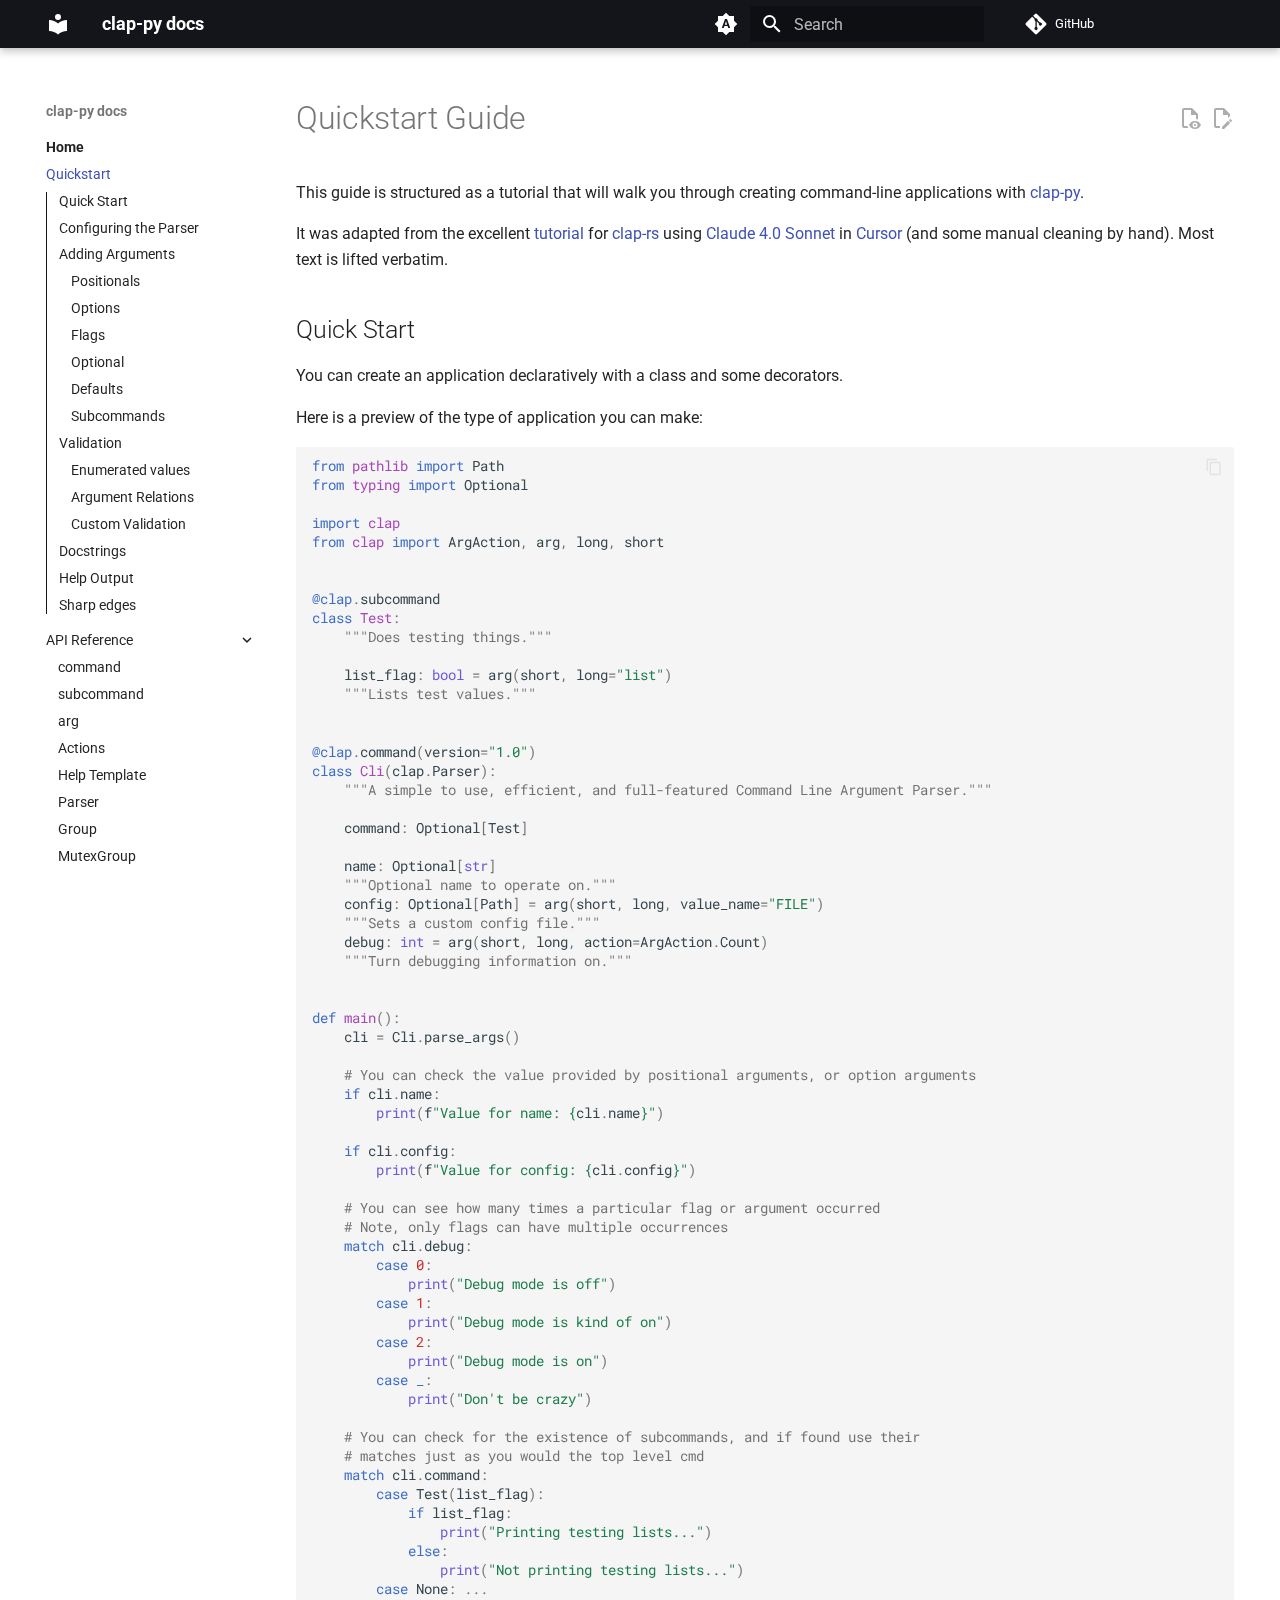
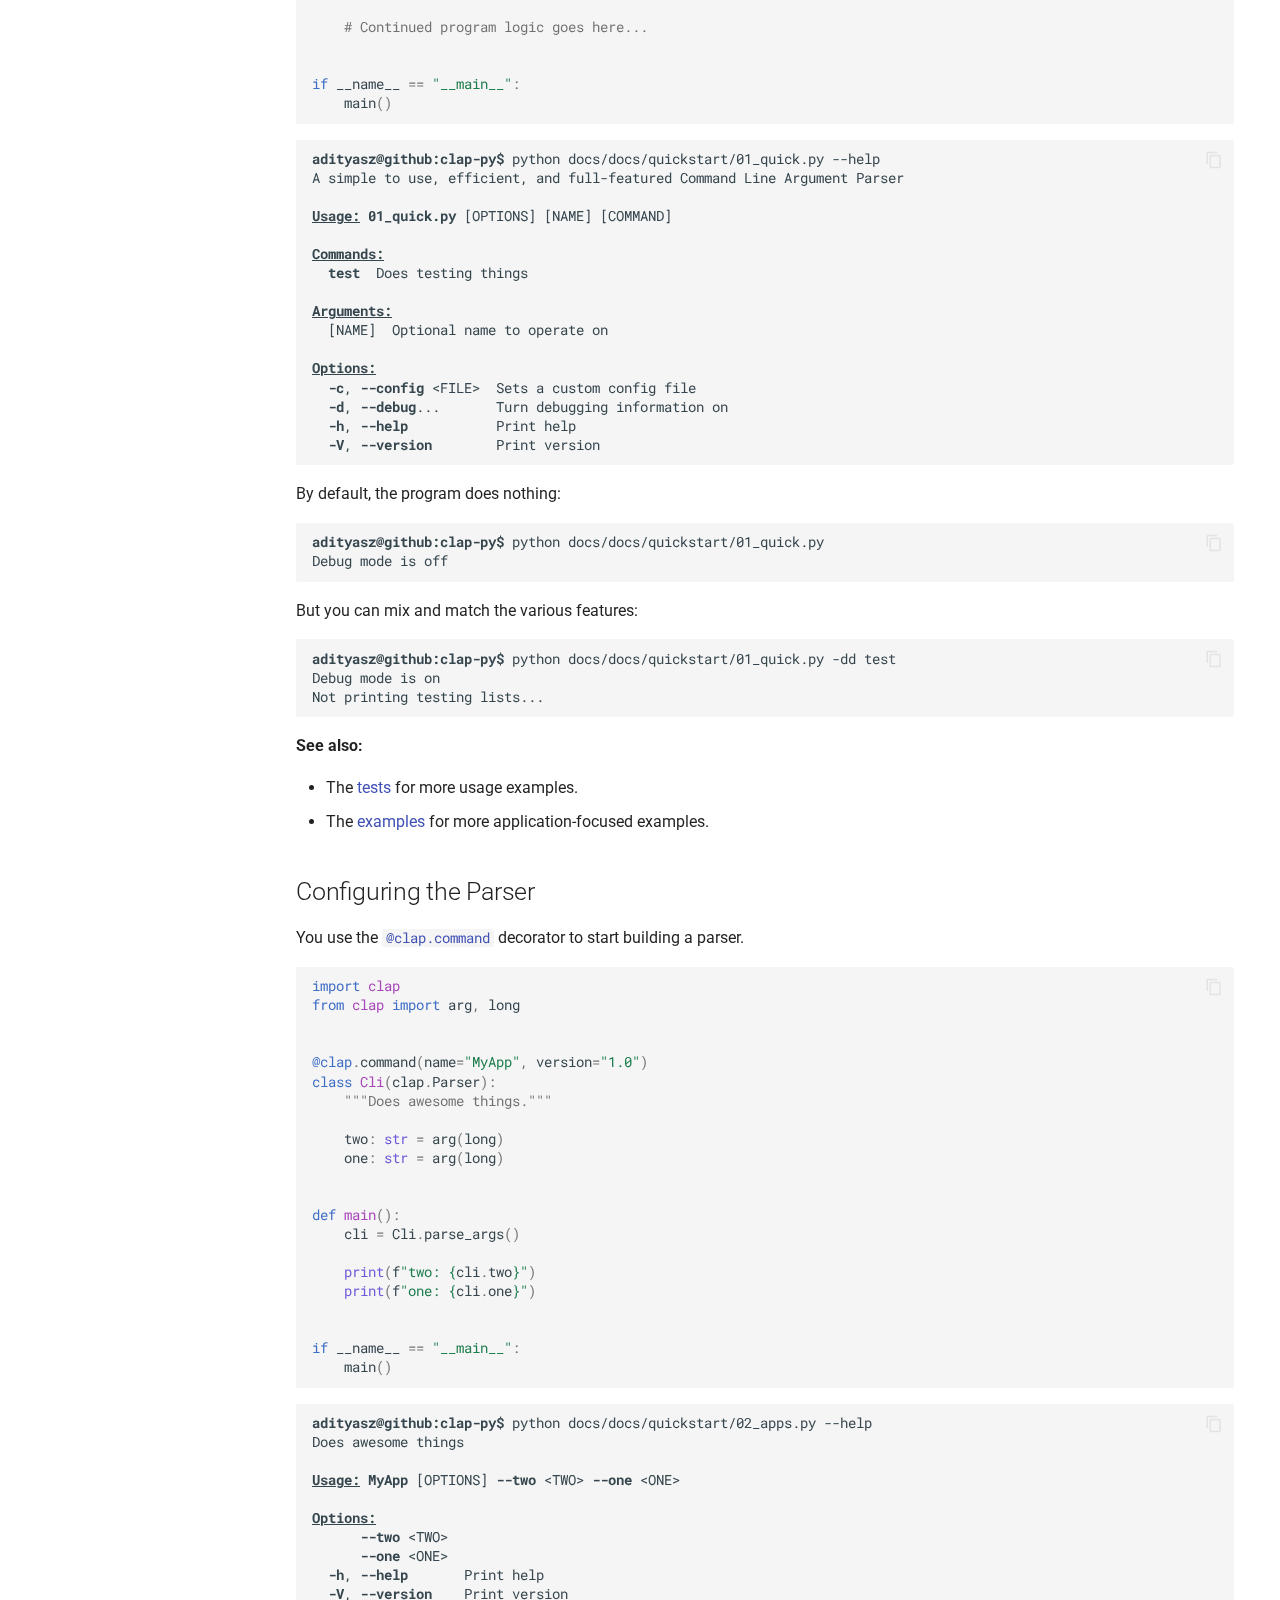
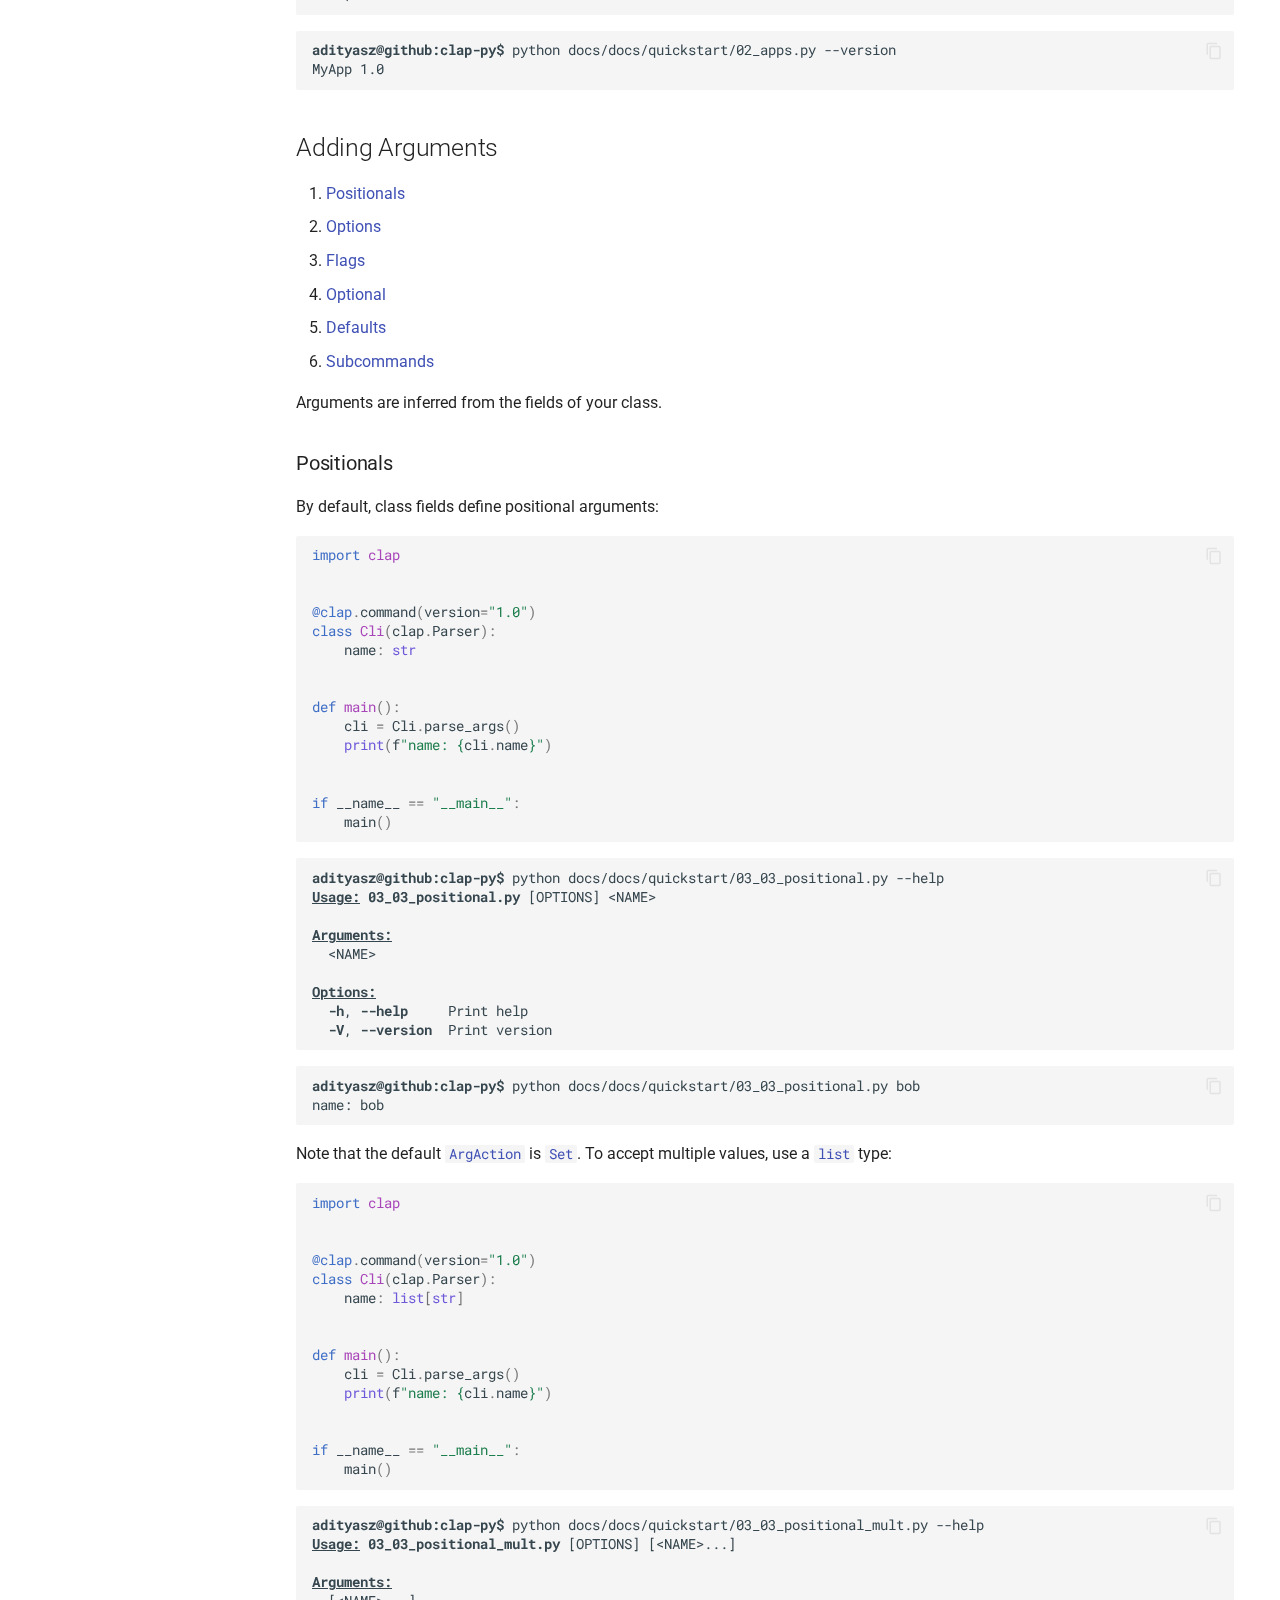
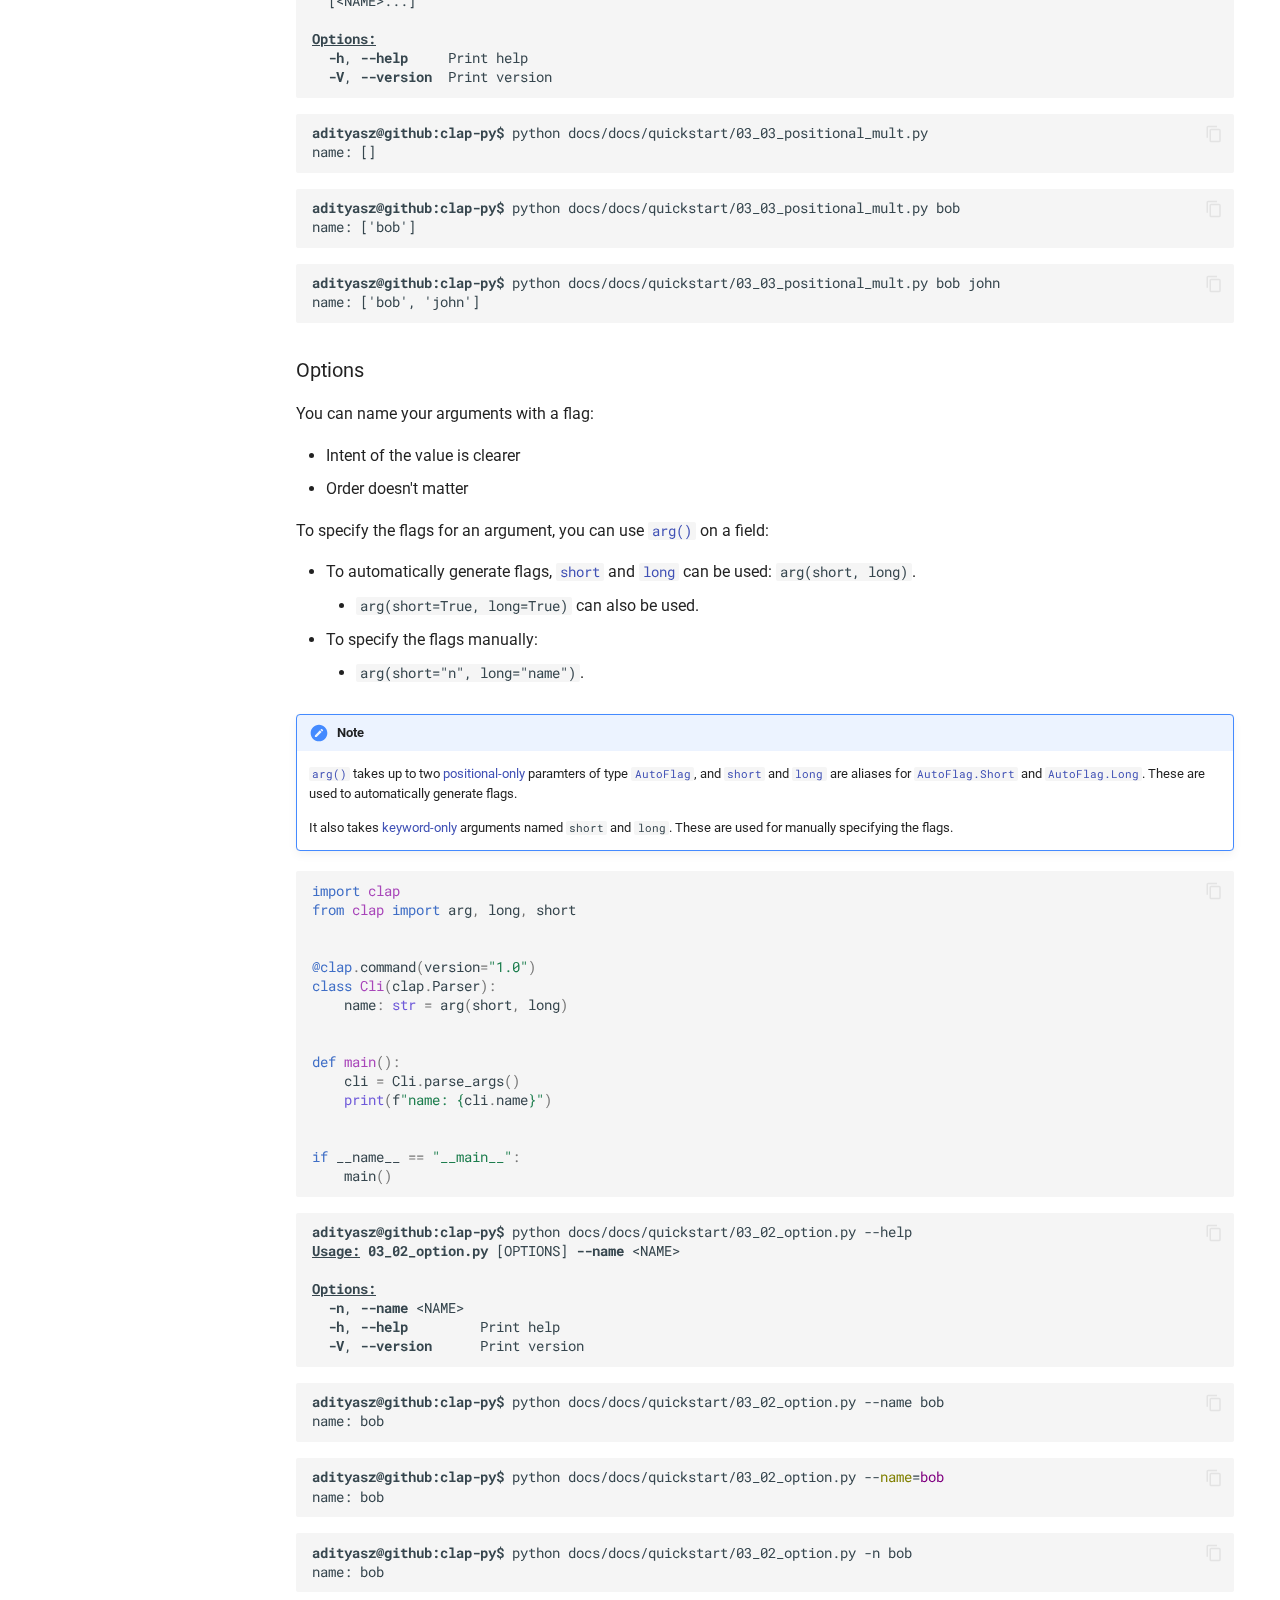
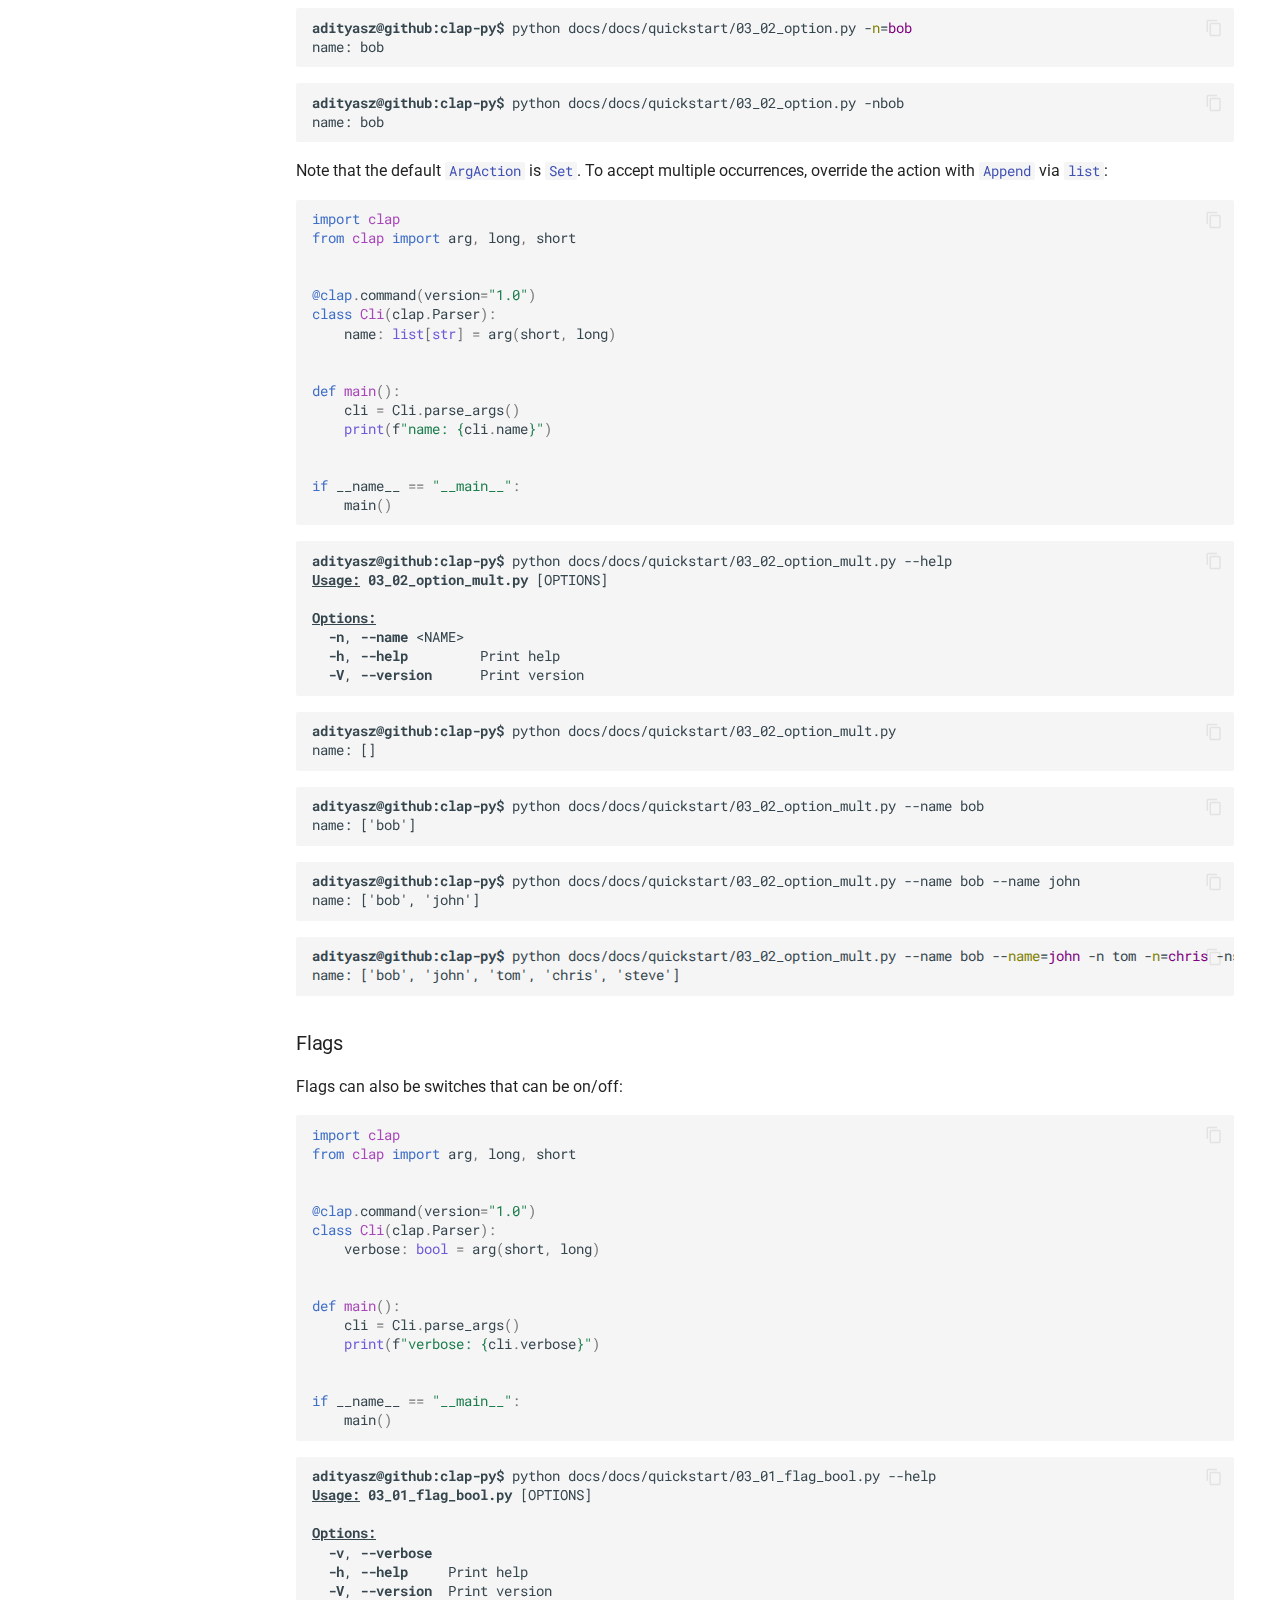
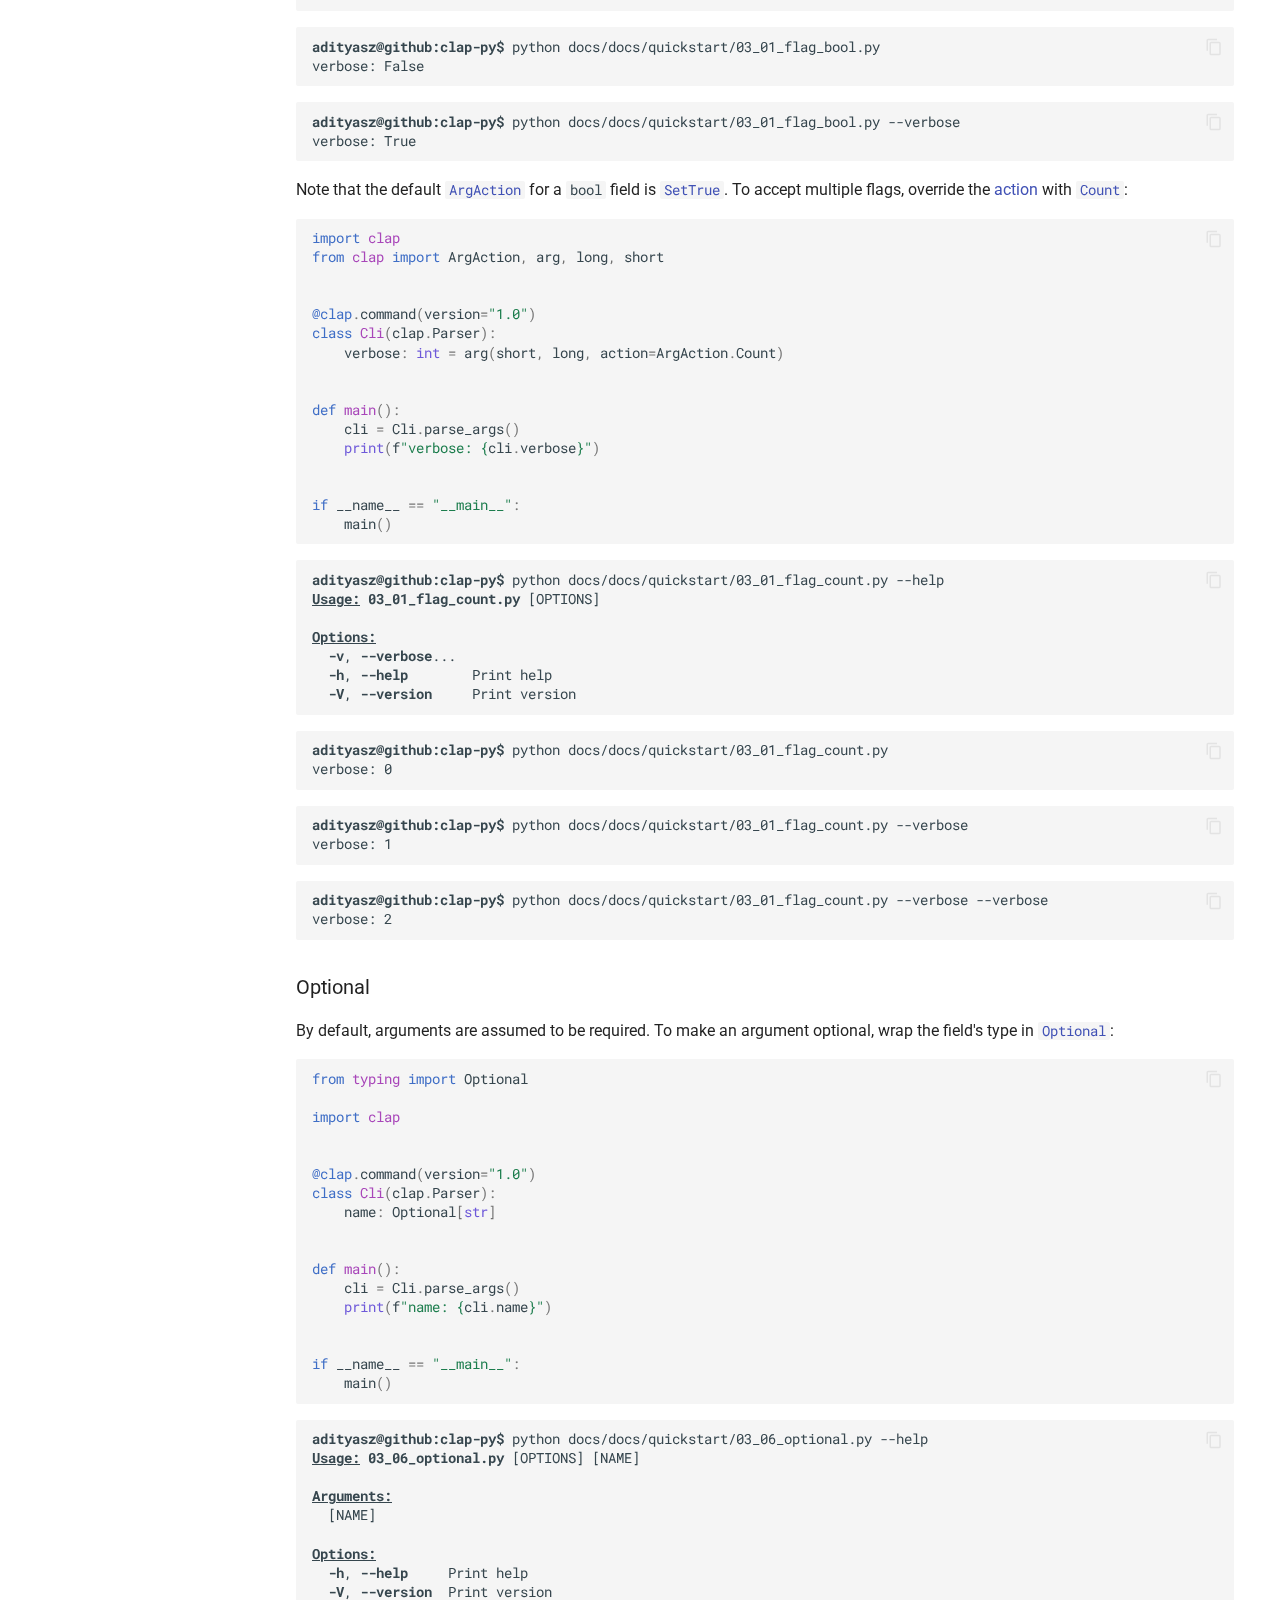
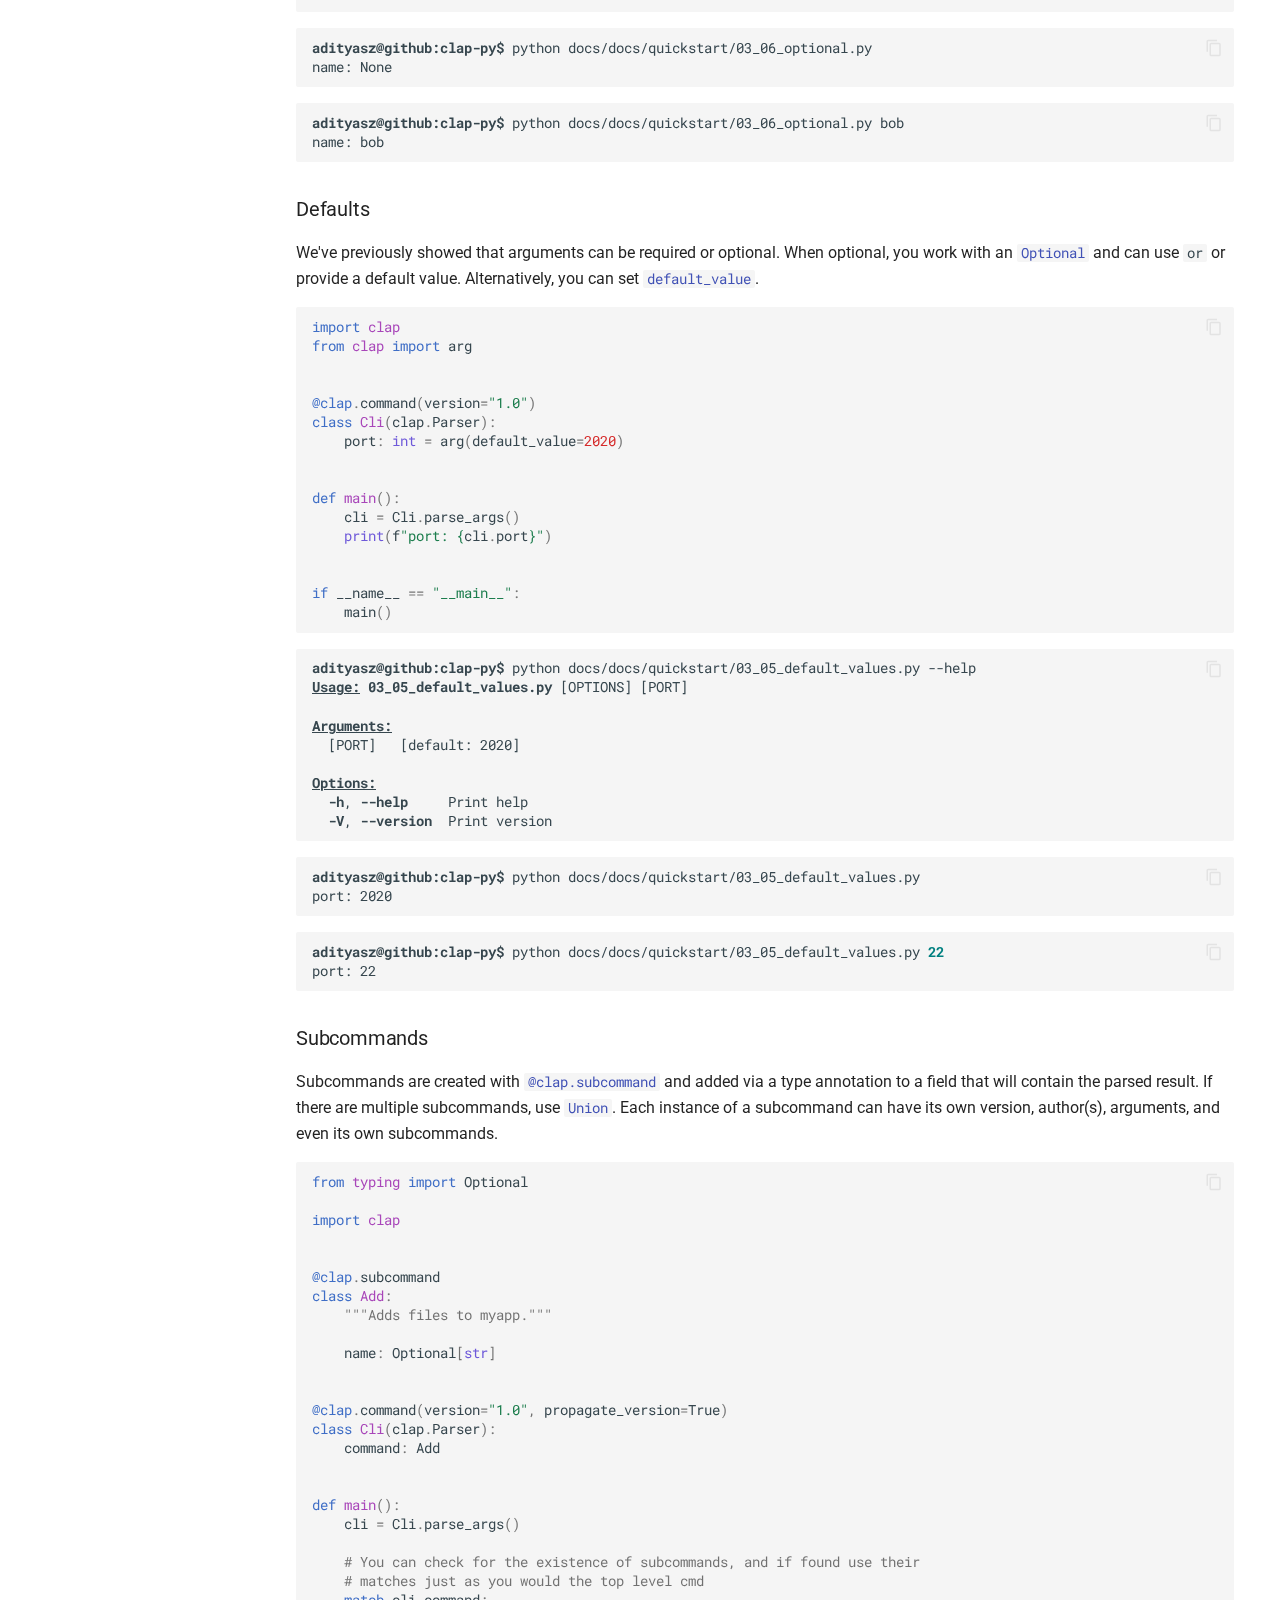
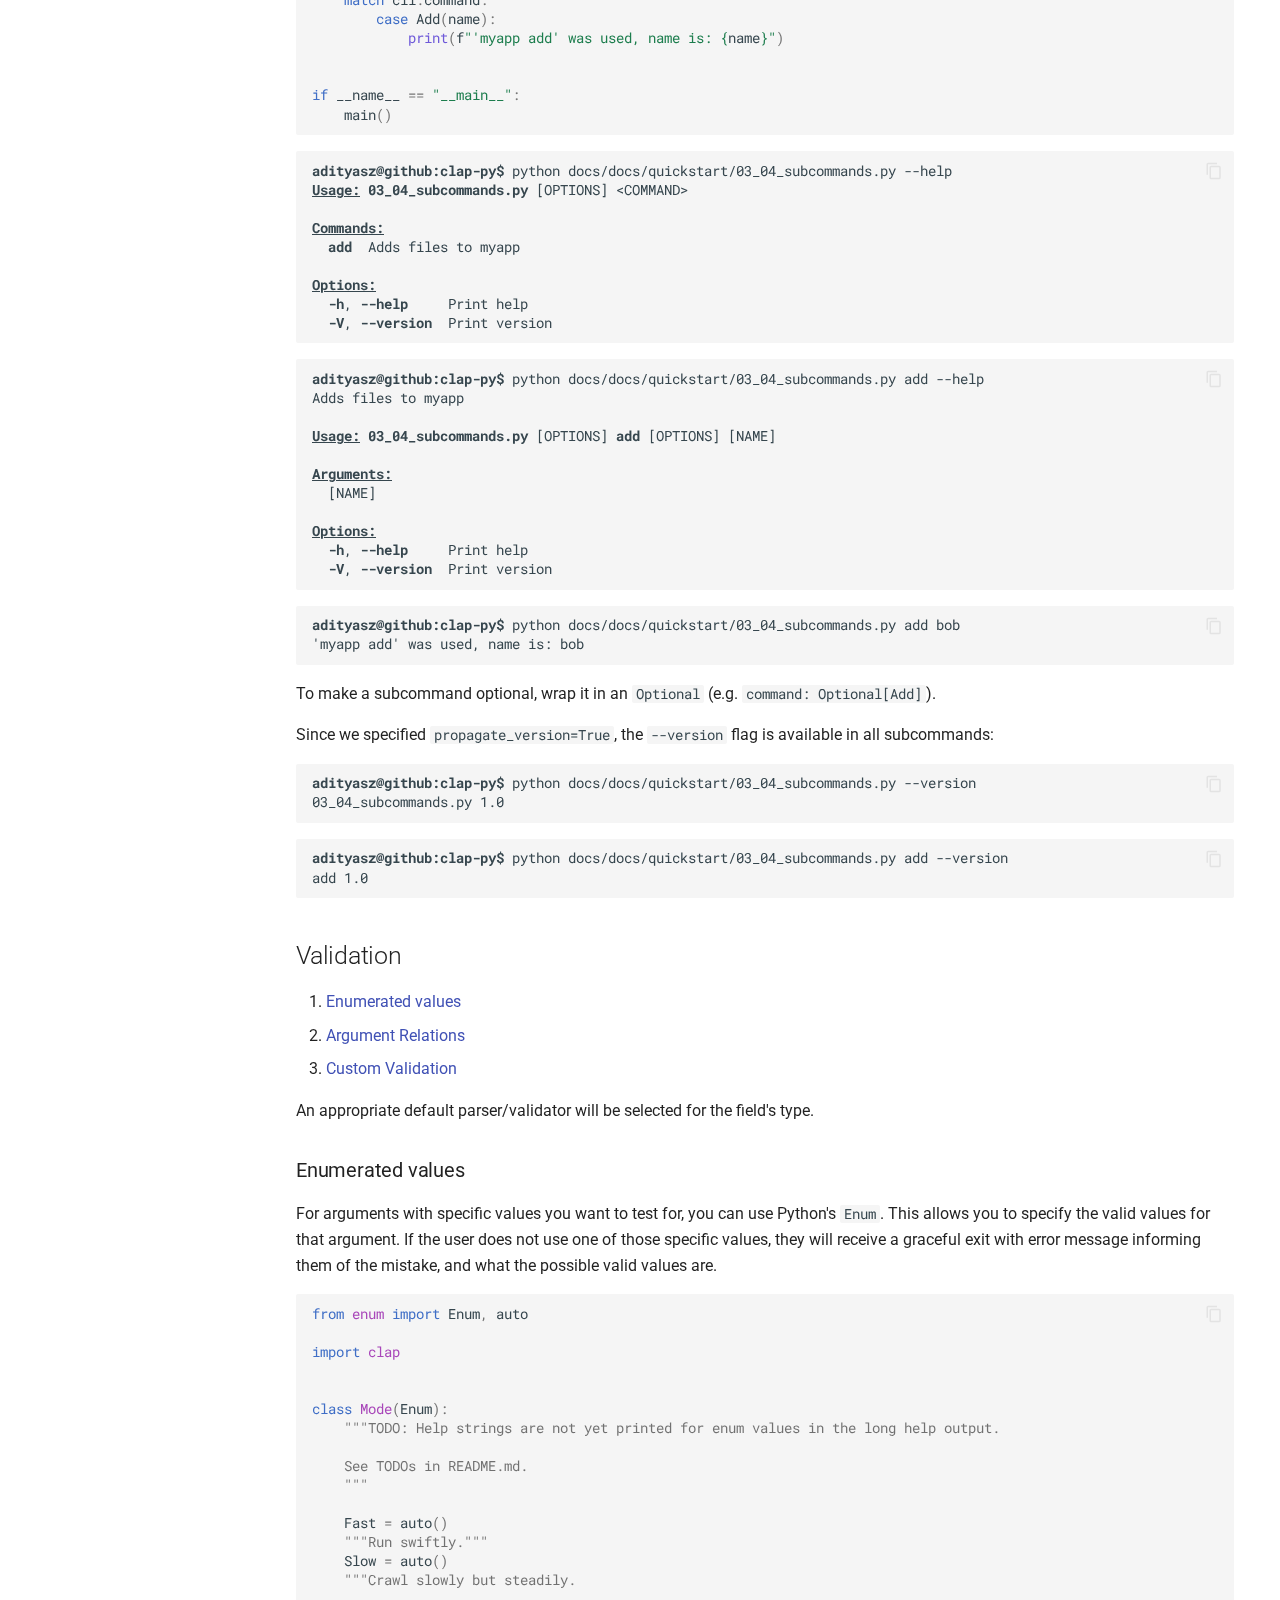
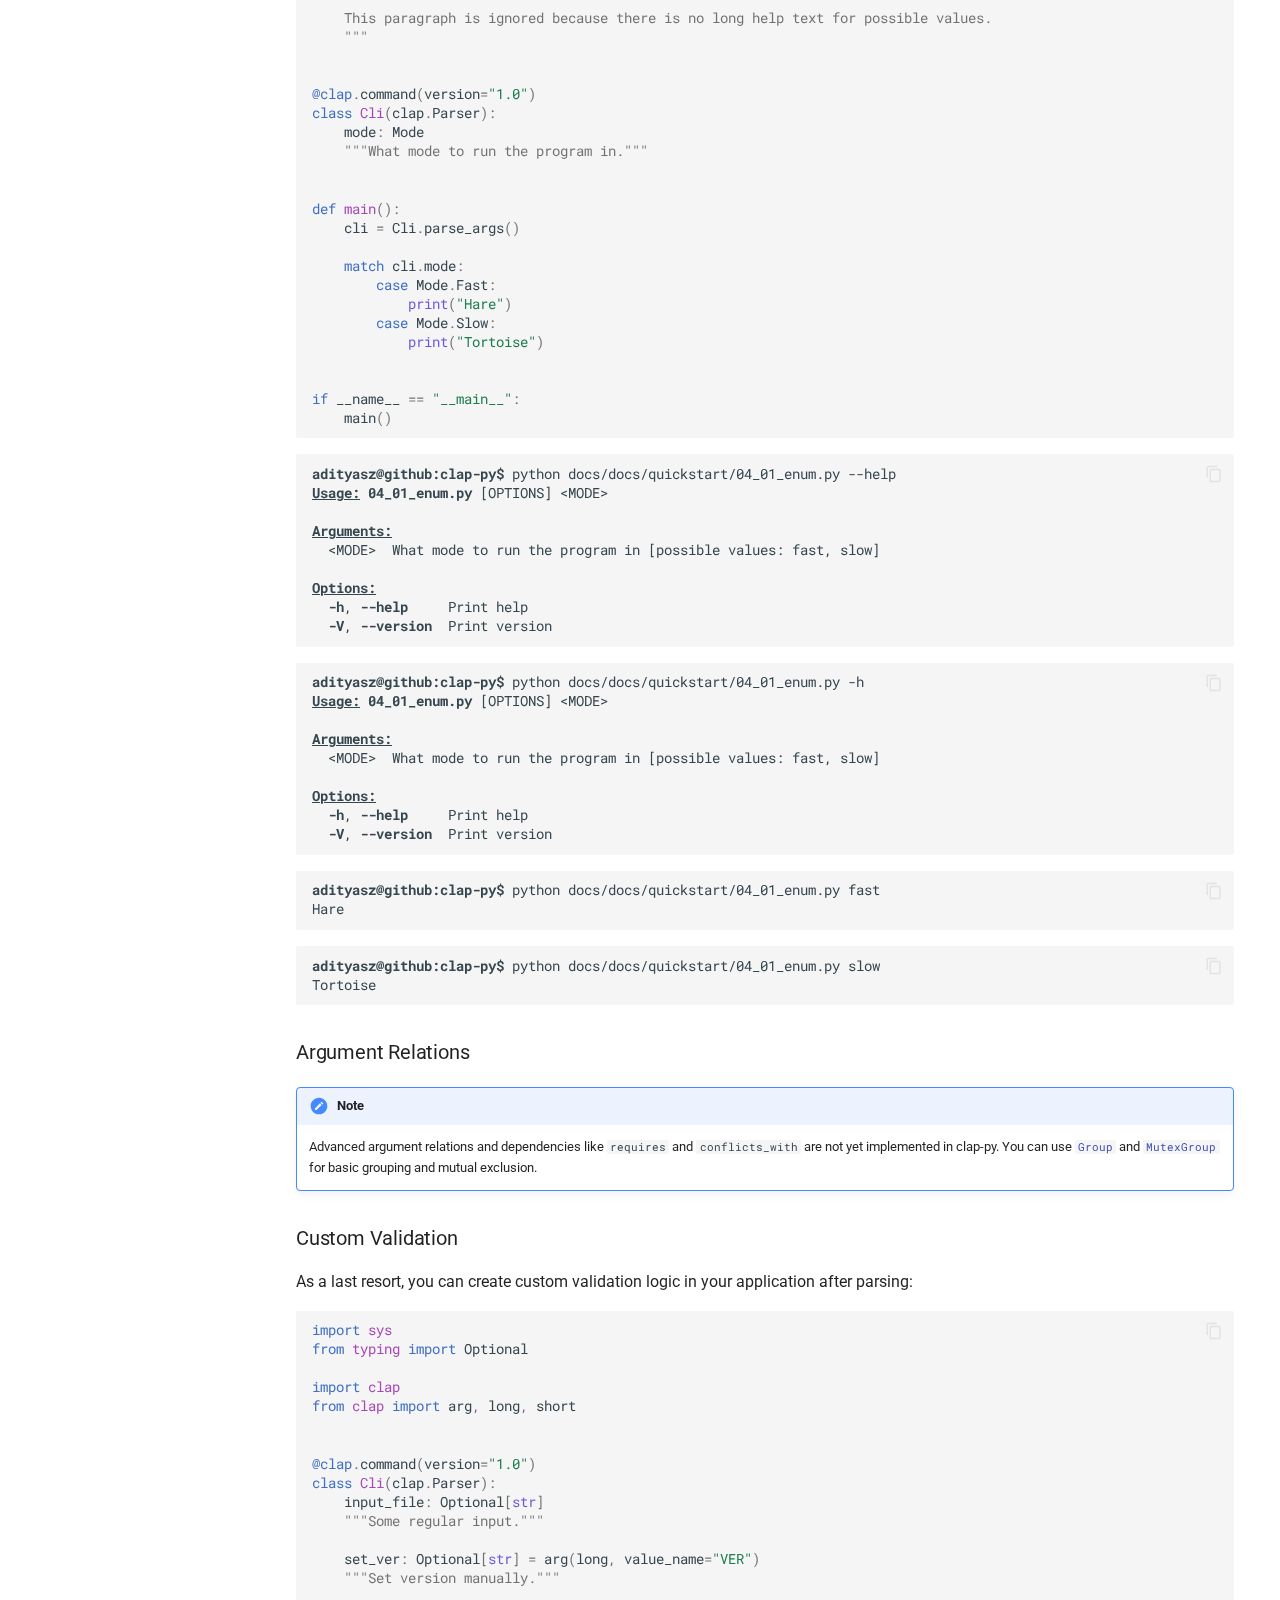
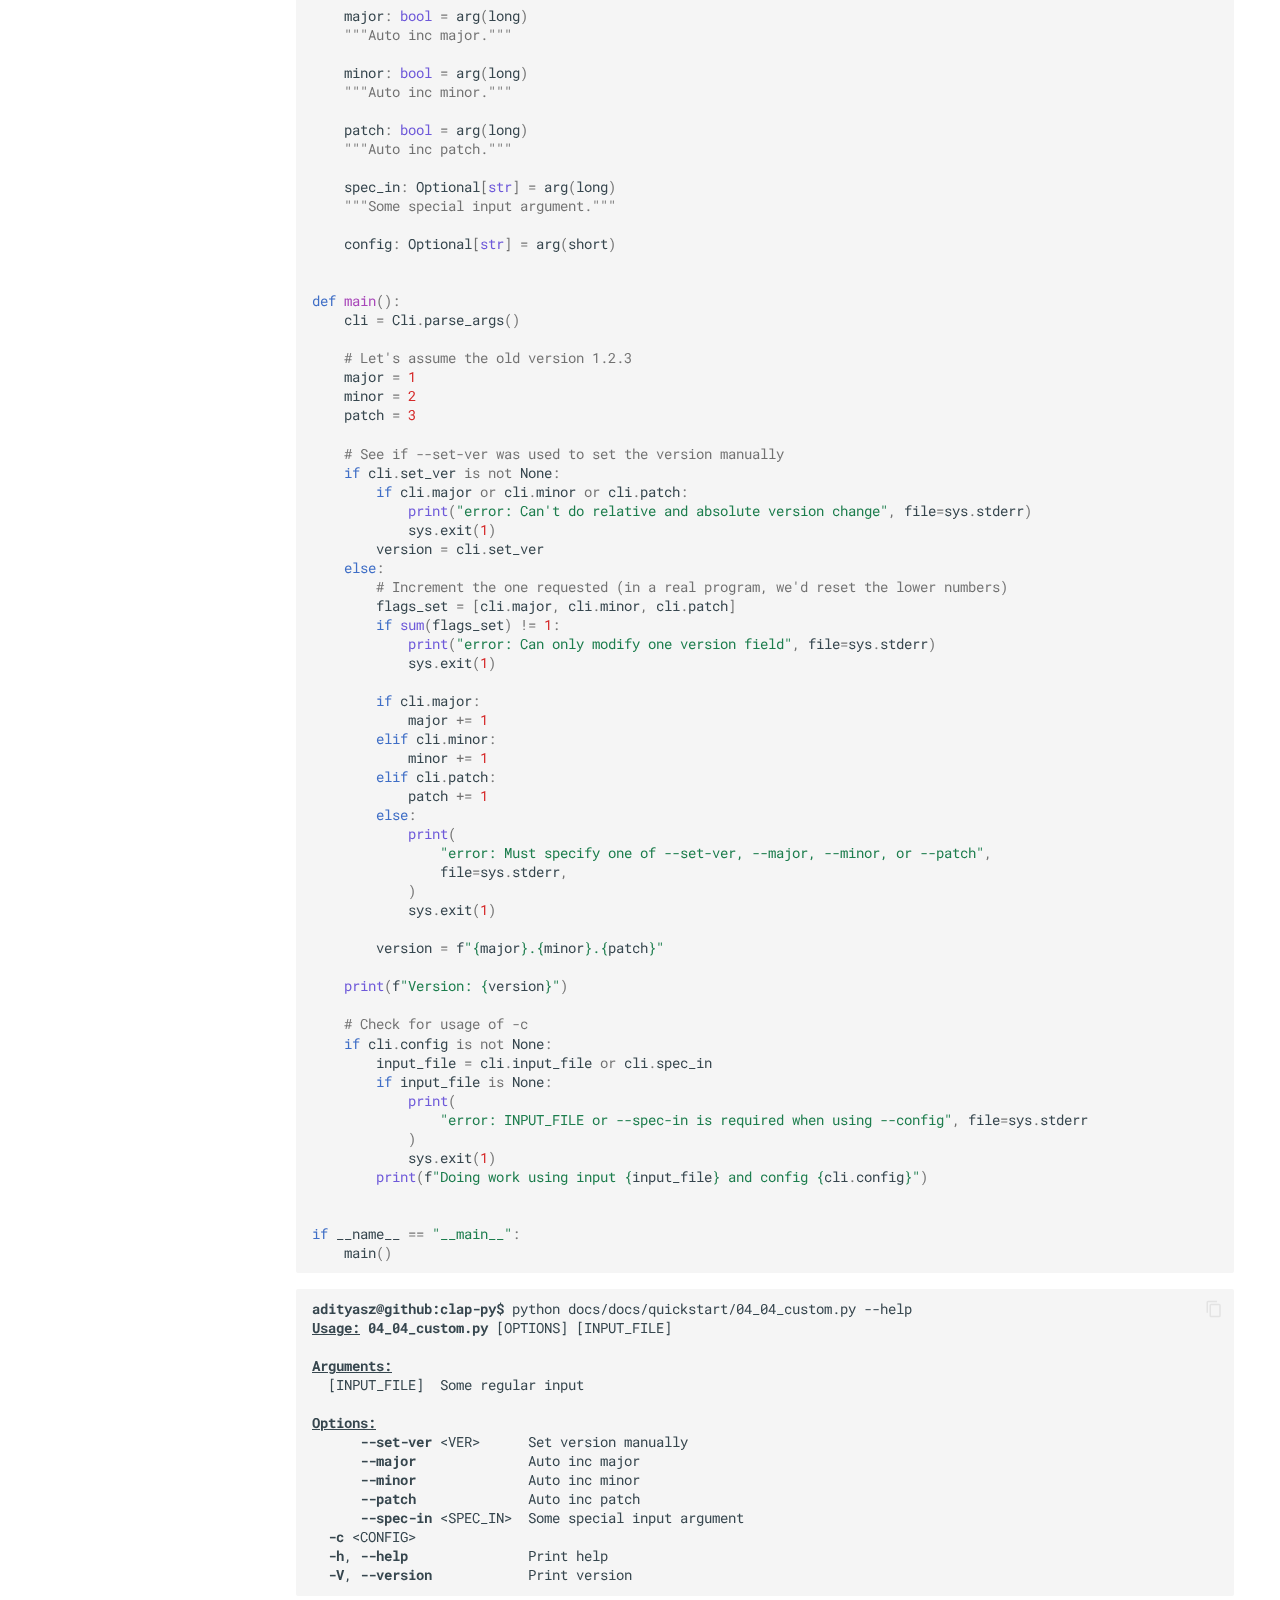
<file: quickstart/index.html>
<!doctype html>
<html lang="en" class="no-js">
  <head>
    
      <meta charset="utf-8">
      <meta name="viewport" content="width=device-width,initial-scale=1">
      
      
      
        <link rel="canonical" href="https://adityasz.github.io/clap-py/quickstart/">
      
      
        <link rel="prev" href="..">
      
      
        <link rel="next" href="../command/">
      
      
      <link rel="icon" href="../assets/images/favicon.png">
      <meta name="generator" content="mkdocs-1.6.1, mkdocs-material-9.6.14">
    
    
      
        <title>Quickstart - clap-py docs</title>
      
    
    
      <link rel="stylesheet" href="../assets/stylesheets/main.342714a4.min.css">
      
        
        <link rel="stylesheet" href="../assets/stylesheets/palette.06af60db.min.css">
      
      


    
    
      
    
    
      
        
        
        <link rel="preconnect" href="https://fonts.gstatic.com" crossorigin>
        <link rel="stylesheet" href="https://fonts.googleapis.com/css?family=Roboto:300,300i,400,400i,700,700i%7CRoboto+Mono:400,400i,700,700i&display=fallback">
        <style>:root{--md-text-font:"Roboto";--md-code-font:"Roboto Mono"}</style>
      
    
    
      <link rel="stylesheet" href="../assets/_mkdocstrings.css">
    
      <link rel="stylesheet" href="../stylesheets/custom.css">
    
    <script>__md_scope=new URL("..",location),__md_hash=e=>[...e].reduce(((e,_)=>(e<<5)-e+_.charCodeAt(0)),0),__md_get=(e,_=localStorage,t=__md_scope)=>JSON.parse(_.getItem(t.pathname+"."+e)),__md_set=(e,_,t=localStorage,a=__md_scope)=>{try{t.setItem(a.pathname+"."+e,JSON.stringify(_))}catch(e){}}</script>
    
      

    
    
    
  </head>
  
  
    
    
      
    
    
    
    
    <body dir="ltr" data-md-color-scheme="default" data-md-color-primary="black" data-md-color-accent="lime">
  
    
    <input class="md-toggle" data-md-toggle="drawer" type="checkbox" id="__drawer" autocomplete="off">
    <input class="md-toggle" data-md-toggle="search" type="checkbox" id="__search" autocomplete="off">
    <label class="md-overlay" for="__drawer"></label>
    <div data-md-component="skip">
      
        
        <a href="#quickstart-guide" class="md-skip">
          Skip to content
        </a>
      
    </div>
    <div data-md-component="announce">
      
    </div>
    
    
      

  

<header class="md-header md-header--shadow" data-md-component="header">
  <nav class="md-header__inner md-grid" aria-label="Header">
    <a href=".." title="clap-py docs" class="md-header__button md-logo" aria-label="clap-py docs" data-md-component="logo">
      
  
  <svg xmlns="http://www.w3.org/2000/svg" viewBox="0 0 24 24"><path d="M12 8a3 3 0 0 0 3-3 3 3 0 0 0-3-3 3 3 0 0 0-3 3 3 3 0 0 0 3 3m0 3.54C9.64 9.35 6.5 8 3 8v11c3.5 0 6.64 1.35 9 3.54 2.36-2.19 5.5-3.54 9-3.54V8c-3.5 0-6.64 1.35-9 3.54"/></svg>

    </a>
    <label class="md-header__button md-icon" for="__drawer">
      
      <svg xmlns="http://www.w3.org/2000/svg" viewBox="0 0 24 24"><path d="M3 6h18v2H3zm0 5h18v2H3zm0 5h18v2H3z"/></svg>
    </label>
    <div class="md-header__title" data-md-component="header-title">
      <div class="md-header__ellipsis">
        <div class="md-header__topic">
          <span class="md-ellipsis">
            clap-py docs
          </span>
        </div>
        <div class="md-header__topic" data-md-component="header-topic">
          <span class="md-ellipsis">
            
              Quickstart
            
          </span>
        </div>
      </div>
    </div>
    
      
        <form class="md-header__option" data-md-component="palette">
  
    
    
    
    <input class="md-option" data-md-color-media="(prefers-color-scheme)" data-md-color-scheme="default" data-md-color-primary="black" data-md-color-accent="lime"  aria-label="Switch to light mode"  type="radio" name="__palette" id="__palette_0">
    
      <label class="md-header__button md-icon" title="Switch to light mode" for="__palette_1" hidden>
        <svg xmlns="http://www.w3.org/2000/svg" viewBox="0 0 24 24"><path d="m14.3 16-.7-2h-3.2l-.7 2H7.8L11 7h2l3.2 9zM20 8.69V4h-4.69L12 .69 8.69 4H4v4.69L.69 12 4 15.31V20h4.69L12 23.31 15.31 20H20v-4.69L23.31 12zm-9.15 3.96h2.3L12 9z"/></svg>
      </label>
    
  
    
    
    
    <input class="md-option" data-md-color-media="(prefers-color-scheme: light)" data-md-color-scheme="default" data-md-color-primary="black" data-md-color-accent="lime"  aria-label="Switch to dark mode"  type="radio" name="__palette" id="__palette_1">
    
      <label class="md-header__button md-icon" title="Switch to dark mode" for="__palette_2" hidden>
        <svg xmlns="http://www.w3.org/2000/svg" viewBox="0 0 24 24"><path d="M12 8a4 4 0 0 0-4 4 4 4 0 0 0 4 4 4 4 0 0 0 4-4 4 4 0 0 0-4-4m0 10a6 6 0 0 1-6-6 6 6 0 0 1 6-6 6 6 0 0 1 6 6 6 6 0 0 1-6 6m8-9.31V4h-4.69L12 .69 8.69 4H4v4.69L.69 12 4 15.31V20h4.69L12 23.31 15.31 20H20v-4.69L23.31 12z"/></svg>
      </label>
    
  
    
    
    
    <input class="md-option" data-md-color-media="(prefers-color-scheme: dark)" data-md-color-scheme="slate" data-md-color-primary="black" data-md-color-accent="lime"  aria-label="Switch to system preference"  type="radio" name="__palette" id="__palette_2">
    
      <label class="md-header__button md-icon" title="Switch to system preference" for="__palette_0" hidden>
        <svg xmlns="http://www.w3.org/2000/svg" viewBox="0 0 24 24"><path d="M12 18c-.89 0-1.74-.2-2.5-.55C11.56 16.5 13 14.42 13 12s-1.44-4.5-3.5-5.45C10.26 6.2 11.11 6 12 6a6 6 0 0 1 6 6 6 6 0 0 1-6 6m8-9.31V4h-4.69L12 .69 8.69 4H4v4.69L.69 12 4 15.31V20h4.69L12 23.31 15.31 20H20v-4.69L23.31 12z"/></svg>
      </label>
    
  
</form>
      
    
    
      <script>var palette=__md_get("__palette");if(palette&&palette.color){if("(prefers-color-scheme)"===palette.color.media){var media=matchMedia("(prefers-color-scheme: light)"),input=document.querySelector(media.matches?"[data-md-color-media='(prefers-color-scheme: light)']":"[data-md-color-media='(prefers-color-scheme: dark)']");palette.color.media=input.getAttribute("data-md-color-media"),palette.color.scheme=input.getAttribute("data-md-color-scheme"),palette.color.primary=input.getAttribute("data-md-color-primary"),palette.color.accent=input.getAttribute("data-md-color-accent")}for(var[key,value]of Object.entries(palette.color))document.body.setAttribute("data-md-color-"+key,value)}</script>
    
    
    
      
      
        <label class="md-header__button md-icon" for="__search">
          
          <svg xmlns="http://www.w3.org/2000/svg" viewBox="0 0 24 24"><path d="M9.5 3A6.5 6.5 0 0 1 16 9.5c0 1.61-.59 3.09-1.56 4.23l.27.27h.79l5 5-1.5 1.5-5-5v-.79l-.27-.27A6.52 6.52 0 0 1 9.5 16 6.5 6.5 0 0 1 3 9.5 6.5 6.5 0 0 1 9.5 3m0 2C7 5 5 7 5 9.5S7 14 9.5 14 14 12 14 9.5 12 5 9.5 5"/></svg>
        </label>
        <div class="md-search" data-md-component="search" role="dialog">
  <label class="md-search__overlay" for="__search"></label>
  <div class="md-search__inner" role="search">
    <form class="md-search__form" name="search">
      <input type="text" class="md-search__input" name="query" aria-label="Search" placeholder="Search" autocapitalize="off" autocorrect="off" autocomplete="off" spellcheck="false" data-md-component="search-query" required>
      <label class="md-search__icon md-icon" for="__search">
        
        <svg xmlns="http://www.w3.org/2000/svg" viewBox="0 0 24 24"><path d="M9.5 3A6.5 6.5 0 0 1 16 9.5c0 1.61-.59 3.09-1.56 4.23l.27.27h.79l5 5-1.5 1.5-5-5v-.79l-.27-.27A6.52 6.52 0 0 1 9.5 16 6.5 6.5 0 0 1 3 9.5 6.5 6.5 0 0 1 9.5 3m0 2C7 5 5 7 5 9.5S7 14 9.5 14 14 12 14 9.5 12 5 9.5 5"/></svg>
        
        <svg xmlns="http://www.w3.org/2000/svg" viewBox="0 0 24 24"><path d="M20 11v2H8l5.5 5.5-1.42 1.42L4.16 12l7.92-7.92L13.5 5.5 8 11z"/></svg>
      </label>
      <nav class="md-search__options" aria-label="Search">
        
        <button type="reset" class="md-search__icon md-icon" title="Clear" aria-label="Clear" tabindex="-1">
          
          <svg xmlns="http://www.w3.org/2000/svg" viewBox="0 0 24 24"><path d="M19 6.41 17.59 5 12 10.59 6.41 5 5 6.41 10.59 12 5 17.59 6.41 19 12 13.41 17.59 19 19 17.59 13.41 12z"/></svg>
        </button>
      </nav>
      
        <div class="md-search__suggest" data-md-component="search-suggest"></div>
      
    </form>
    <div class="md-search__output">
      <div class="md-search__scrollwrap" tabindex="0" data-md-scrollfix>
        <div class="md-search-result" data-md-component="search-result">
          <div class="md-search-result__meta">
            Initializing search
          </div>
          <ol class="md-search-result__list" role="presentation"></ol>
        </div>
      </div>
    </div>
  </div>
</div>
      
    
    
      <div class="md-header__source">
        <a href="https://github.com/adityasz/clap-py" title="Go to repository" class="md-source" data-md-component="source">
  <div class="md-source__icon md-icon">
    
    <svg xmlns="http://www.w3.org/2000/svg" viewBox="0 0 448 512"><!--! Font Awesome Free 6.7.2 by @fontawesome - https://fontawesome.com License - https://fontawesome.com/license/free (Icons: CC BY 4.0, Fonts: SIL OFL 1.1, Code: MIT License) Copyright 2024 Fonticons, Inc.--><path d="M439.55 236.05 244 40.45a28.87 28.87 0 0 0-40.81 0l-40.66 40.63 51.52 51.52c27.06-9.14 52.68 16.77 43.39 43.68l49.66 49.66c34.23-11.8 61.18 31 35.47 56.69-26.49 26.49-70.21-2.87-56-37.34L240.22 199v121.85c25.3 12.54 22.26 41.85 9.08 55a34.34 34.34 0 0 1-48.55 0c-17.57-17.6-11.07-46.91 11.25-56v-123c-20.8-8.51-24.6-30.74-18.64-45L142.57 101 8.45 235.14a28.86 28.86 0 0 0 0 40.81l195.61 195.6a28.86 28.86 0 0 0 40.8 0l194.69-194.69a28.86 28.86 0 0 0 0-40.81"/></svg>
  </div>
  <div class="md-source__repository">
    GitHub
  </div>
</a>
      </div>
    
  </nav>
  
</header>
    
    <div class="md-container" data-md-component="container">
      
      
        
          
        
      
      <main class="md-main" data-md-component="main">
        <div class="md-main__inner md-grid">
          
            
              
              <div class="md-sidebar md-sidebar--primary" data-md-component="sidebar" data-md-type="navigation" >
                <div class="md-sidebar__scrollwrap">
                  <div class="md-sidebar__inner">
                    



  

<nav class="md-nav md-nav--primary md-nav--integrated" aria-label="Navigation" data-md-level="0">
  <label class="md-nav__title" for="__drawer">
    <a href=".." title="clap-py docs" class="md-nav__button md-logo" aria-label="clap-py docs" data-md-component="logo">
      
  
  <svg xmlns="http://www.w3.org/2000/svg" viewBox="0 0 24 24"><path d="M12 8a3 3 0 0 0 3-3 3 3 0 0 0-3-3 3 3 0 0 0-3 3 3 3 0 0 0 3 3m0 3.54C9.64 9.35 6.5 8 3 8v11c3.5 0 6.64 1.35 9 3.54 2.36-2.19 5.5-3.54 9-3.54V8c-3.5 0-6.64 1.35-9 3.54"/></svg>

    </a>
    clap-py docs
  </label>
  
    <div class="md-nav__source">
      <a href="https://github.com/adityasz/clap-py" title="Go to repository" class="md-source" data-md-component="source">
  <div class="md-source__icon md-icon">
    
    <svg xmlns="http://www.w3.org/2000/svg" viewBox="0 0 448 512"><!--! Font Awesome Free 6.7.2 by @fontawesome - https://fontawesome.com License - https://fontawesome.com/license/free (Icons: CC BY 4.0, Fonts: SIL OFL 1.1, Code: MIT License) Copyright 2024 Fonticons, Inc.--><path d="M439.55 236.05 244 40.45a28.87 28.87 0 0 0-40.81 0l-40.66 40.63 51.52 51.52c27.06-9.14 52.68 16.77 43.39 43.68l49.66 49.66c34.23-11.8 61.18 31 35.47 56.69-26.49 26.49-70.21-2.87-56-37.34L240.22 199v121.85c25.3 12.54 22.26 41.85 9.08 55a34.34 34.34 0 0 1-48.55 0c-17.57-17.6-11.07-46.91 11.25-56v-123c-20.8-8.51-24.6-30.74-18.64-45L142.57 101 8.45 235.14a28.86 28.86 0 0 0 0 40.81l195.61 195.6a28.86 28.86 0 0 0 40.8 0l194.69-194.69a28.86 28.86 0 0 0 0-40.81"/></svg>
  </div>
  <div class="md-source__repository">
    GitHub
  </div>
</a>
    </div>
  
  <ul class="md-nav__list" data-md-scrollfix>
    
      
      
  
  
    
  
  
  
    
    
      
        
          
        
      
        
      
        
      
        
      
    
    
    
      
        
        
      
    
    
    <li class="md-nav__item md-nav__item--active md-nav__item--section md-nav__item--nested">
      
        
        
        <input class="md-nav__toggle md-toggle " type="checkbox" id="__nav_1" checked>
        
          
          <div class="md-nav__link md-nav__container">
            <a href=".." class="md-nav__link ">
              
  
  
  <span class="md-ellipsis">
    Home
    
  </span>
  

            </a>
            
              
              <label class="md-nav__link " for="__nav_1" id="__nav_1_label" tabindex="">
                <span class="md-nav__icon md-icon"></span>
              </label>
            
          </div>
        
        <nav class="md-nav" data-md-level="1" aria-labelledby="__nav_1_label" aria-expanded="true">
          <label class="md-nav__title" for="__nav_1">
            <span class="md-nav__icon md-icon"></span>
            Home
          </label>
          <ul class="md-nav__list" data-md-scrollfix>
            
              
            
              
                
  
  
    
  
  
  
    <li class="md-nav__item md-nav__item--active">
      
      <input class="md-nav__toggle md-toggle" type="checkbox" id="__toc">
      
      
        
      
      
        <label class="md-nav__link md-nav__link--active" for="__toc">
          
  
  
  <span class="md-ellipsis">
    Quickstart
    
  </span>
  

          <span class="md-nav__icon md-icon"></span>
        </label>
      
      <a href="./" class="md-nav__link md-nav__link--active">
        
  
  
  <span class="md-ellipsis">
    Quickstart
    
  </span>
  

      </a>
      
        

<nav class="md-nav md-nav--secondary" aria-label="Table of contents">
  
  
  
    
  
  
    <label class="md-nav__title" for="__toc">
      <span class="md-nav__icon md-icon"></span>
      Table of contents
    </label>
    <ul class="md-nav__list" data-md-component="toc" data-md-scrollfix>
      
        <li class="md-nav__item">
  <a href="#quick-start" class="md-nav__link">
    <span class="md-ellipsis">
      Quick Start
    </span>
  </a>
  
</li>
      
        <li class="md-nav__item">
  <a href="#configuring-the-parser" class="md-nav__link">
    <span class="md-ellipsis">
      Configuring the Parser
    </span>
  </a>
  
</li>
      
        <li class="md-nav__item">
  <a href="#adding-arguments" class="md-nav__link">
    <span class="md-ellipsis">
      Adding Arguments
    </span>
  </a>
  
    <nav class="md-nav" aria-label="Adding Arguments">
      <ul class="md-nav__list">
        
          <li class="md-nav__item">
  <a href="#positionals" class="md-nav__link">
    <span class="md-ellipsis">
      Positionals
    </span>
  </a>
  
</li>
        
          <li class="md-nav__item">
  <a href="#options" class="md-nav__link">
    <span class="md-ellipsis">
      Options
    </span>
  </a>
  
</li>
        
          <li class="md-nav__item">
  <a href="#flags" class="md-nav__link">
    <span class="md-ellipsis">
      Flags
    </span>
  </a>
  
</li>
        
          <li class="md-nav__item">
  <a href="#optional" class="md-nav__link">
    <span class="md-ellipsis">
      Optional
    </span>
  </a>
  
</li>
        
          <li class="md-nav__item">
  <a href="#defaults" class="md-nav__link">
    <span class="md-ellipsis">
      Defaults
    </span>
  </a>
  
</li>
        
          <li class="md-nav__item">
  <a href="#subcommands" class="md-nav__link">
    <span class="md-ellipsis">
      Subcommands
    </span>
  </a>
  
</li>
        
      </ul>
    </nav>
  
</li>
      
        <li class="md-nav__item">
  <a href="#validation" class="md-nav__link">
    <span class="md-ellipsis">
      Validation
    </span>
  </a>
  
    <nav class="md-nav" aria-label="Validation">
      <ul class="md-nav__list">
        
          <li class="md-nav__item">
  <a href="#enumerated-values" class="md-nav__link">
    <span class="md-ellipsis">
      Enumerated values
    </span>
  </a>
  
</li>
        
          <li class="md-nav__item">
  <a href="#argument-relations" class="md-nav__link">
    <span class="md-ellipsis">
      Argument Relations
    </span>
  </a>
  
</li>
        
          <li class="md-nav__item">
  <a href="#custom-validation" class="md-nav__link">
    <span class="md-ellipsis">
      Custom Validation
    </span>
  </a>
  
</li>
        
      </ul>
    </nav>
  
</li>
      
        <li class="md-nav__item">
  <a href="#docstrings" class="md-nav__link">
    <span class="md-ellipsis">
      Docstrings
    </span>
  </a>
  
</li>
      
        <li class="md-nav__item">
  <a href="#help-output" class="md-nav__link">
    <span class="md-ellipsis">
      Help Output
    </span>
  </a>
  
</li>
      
        <li class="md-nav__item">
  <a href="#sharp-edges" class="md-nav__link">
    <span class="md-ellipsis">
      Sharp edges
    </span>
  </a>
  
</li>
      
    </ul>
  
</nav>
      
    </li>
  

              
            
              
                
  
  
  
  
    
    
      
        
      
        
      
        
      
        
      
        
      
        
      
        
      
        
      
        
      
    
    
    
      
    
    
    <li class="md-nav__item md-nav__item--nested">
      
        
        
          
        
        <input class="md-nav__toggle md-toggle md-toggle--indeterminate" type="checkbox" id="__nav_1_3" >
        
          
          <label class="md-nav__link" for="__nav_1_3" id="__nav_1_3_label" tabindex="0">
            
  
  
  <span class="md-ellipsis">
    API Reference
    
  </span>
  

            <span class="md-nav__icon md-icon"></span>
          </label>
        
        <nav class="md-nav" data-md-level="2" aria-labelledby="__nav_1_3_label" aria-expanded="false">
          <label class="md-nav__title" for="__nav_1_3">
            <span class="md-nav__icon md-icon"></span>
            API Reference
          </label>
          <ul class="md-nav__list" data-md-scrollfix>
            
              
                
  
  
  
  
    <li class="md-nav__item">
      <a href="../command/" class="md-nav__link">
        
  
  
  <span class="md-ellipsis">
    command
    
  </span>
  

      </a>
    </li>
  

              
            
              
                
  
  
  
  
    <li class="md-nav__item">
      <a href="../subcommand/" class="md-nav__link">
        
  
  
  <span class="md-ellipsis">
    subcommand
    
  </span>
  

      </a>
    </li>
  

              
            
              
                
  
  
  
  
    <li class="md-nav__item">
      <a href="../arg/" class="md-nav__link">
        
  
  
  <span class="md-ellipsis">
    arg
    
  </span>
  

      </a>
    </li>
  

              
            
              
                
  
  
  
  
    <li class="md-nav__item">
      <a href="../actions/" class="md-nav__link">
        
  
  
  <span class="md-ellipsis">
    Actions
    
  </span>
  

      </a>
    </li>
  

              
            
              
                
  
  
  
  
    <li class="md-nav__item">
      <a href="../help/" class="md-nav__link">
        
  
  
  <span class="md-ellipsis">
    Help Template
    
  </span>
  

      </a>
    </li>
  

              
            
              
                
  
  
  
  
    <li class="md-nav__item">
      <a href="../parser/" class="md-nav__link">
        
  
  
  <span class="md-ellipsis">
    Parser
    
  </span>
  

      </a>
    </li>
  

              
            
              
                
  
  
  
  
    <li class="md-nav__item">
      <a href="../group/" class="md-nav__link">
        
  
  
  <span class="md-ellipsis">
    Group
    
  </span>
  

      </a>
    </li>
  

              
            
              
                
  
  
  
  
    <li class="md-nav__item">
      <a href="../mutex_group/" class="md-nav__link">
        
  
  
  <span class="md-ellipsis">
    MutexGroup
    
  </span>
  

      </a>
    </li>
  

              
            
              
                
  
  
  
  
    <li class="md-nav__item">
      <a href="../styling/" class="md-nav__link">
        
  
  
  <span class="md-ellipsis">
    Styling
    
  </span>
  

      </a>
    </li>
  

              
            
          </ul>
        </nav>
      
    </li>
  

              
            
              
                
  
  
  
  
    
    
      
        
      
    
    
    
      
    
    
    <li class="md-nav__item md-nav__item--nested">
      
        
        
          
        
        <input class="md-nav__toggle md-toggle md-toggle--indeterminate" type="checkbox" id="__nav_1_4" >
        
          
          <label class="md-nav__link" for="__nav_1_4" id="__nav_1_4_label" tabindex="0">
            
  
  
  <span class="md-ellipsis">
    Internal
    
  </span>
  

            <span class="md-nav__icon md-icon"></span>
          </label>
        
        <nav class="md-nav" data-md-level="2" aria-labelledby="__nav_1_4_label" aria-expanded="false">
          <label class="md-nav__title" for="__nav_1_4">
            <span class="md-nav__icon md-icon"></span>
            Internal
          </label>
          <ul class="md-nav__list" data-md-scrollfix>
            
              
                
  
  
  
  
    <li class="md-nav__item">
      <a href="../core/" class="md-nav__link">
        
  
  
  <span class="md-ellipsis">
    Core
    
  </span>
  

      </a>
    </li>
  

              
            
          </ul>
        </nav>
      
    </li>
  

              
            
          </ul>
        </nav>
      
    </li>
  

    
  </ul>
</nav>
                  </div>
                </div>
              </div>
            
            
          
          
            <div class="md-content" data-md-component="content">
              <article class="md-content__inner md-typeset">
                
                  


  
    <a href="https://github.com/adityasz/clap-py/edit/master/docs/quickstart.md" title="Edit this page" class="md-content__button md-icon">
      
      <svg xmlns="http://www.w3.org/2000/svg" viewBox="0 0 24 24"><path d="M10 20H6V4h7v5h5v3.1l2-2V8l-6-6H6c-1.1 0-2 .9-2 2v16c0 1.1.9 2 2 2h4zm10.2-7c.1 0 .3.1.4.2l1.3 1.3c.2.2.2.6 0 .8l-1 1-2.1-2.1 1-1c.1-.1.2-.2.4-.2m0 3.9L14.1 23H12v-2.1l6.1-6.1z"/></svg>
    </a>
  
  
    
      
    
    <a href="https://github.com/adityasz/clap-py/raw/master/docs/quickstart.md" title="View source of this page" class="md-content__button md-icon">
      
      <svg xmlns="http://www.w3.org/2000/svg" viewBox="0 0 24 24"><path d="M17 18c.56 0 1 .44 1 1s-.44 1-1 1-1-.44-1-1 .44-1 1-1m0-3c-2.73 0-5.06 1.66-6 4 .94 2.34 3.27 4 6 4s5.06-1.66 6-4c-.94-2.34-3.27-4-6-4m0 6.5a2.5 2.5 0 0 1-2.5-2.5 2.5 2.5 0 0 1 2.5-2.5 2.5 2.5 0 0 1 2.5 2.5 2.5 2.5 0 0 1-2.5 2.5M9.27 20H6V4h7v5h5v4.07c.7.08 1.36.25 2 .49V8l-6-6H6a2 2 0 0 0-2 2v16a2 2 0 0 0 2 2h4.5a8.2 8.2 0 0 1-1.23-2"/></svg>
    </a>
  


<h1 id="quickstart-guide">Quickstart Guide</h1>
<p>This guide is structured as a tutorial that will walk you through creating
command-line applications with <a href="https://github.com/adityasz/clap-py">clap-py</a>.</p>
<p>It was adapted from the excellent
<a href="https://docs.rs/clap/latest/clap/_derive/_tutorial/index.html">tutorial</a> for
<a href="https://github.com/clap-rs/clap">clap-rs</a> using <a href="https://www.anthropic.com/news/claude-4">Claude 4.0
Sonnet</a> in
<a href="https://www.cursor.com/">Cursor</a> (and some manual cleaning by hand). Most text
is lifted verbatim.</p>
<h2 id="quick-start">Quick Start</h2>
<p>You can create an application declaratively with a class and some decorators.</p>
<p>Here is a preview of the type of application you can make:</p>
<div class="highlight"><pre><span></span><code><span class="kn">from</span><span class="w"> </span><span class="nn">pathlib</span><span class="w"> </span><span class="kn">import</span> <span class="n">Path</span>
<span class="kn">from</span><span class="w"> </span><span class="nn">typing</span><span class="w"> </span><span class="kn">import</span> <span class="n">Optional</span>

<span class="kn">import</span><span class="w"> </span><span class="nn">clap</span>
<span class="kn">from</span><span class="w"> </span><span class="nn">clap</span><span class="w"> </span><span class="kn">import</span> <span class="n">ArgAction</span><span class="p">,</span> <span class="n">arg</span><span class="p">,</span> <span class="n">long</span><span class="p">,</span> <span class="n">short</span>


<span class="nd">@clap</span><span class="o">.</span><span class="n">subcommand</span>
<span class="k">class</span><span class="w"> </span><span class="nc">Test</span><span class="p">:</span>
<span class="w">    </span><span class="sd">&quot;&quot;&quot;Does testing things.&quot;&quot;&quot;</span>

    <span class="n">list_flag</span><span class="p">:</span> <span class="nb">bool</span> <span class="o">=</span> <span class="n">arg</span><span class="p">(</span><span class="n">short</span><span class="p">,</span> <span class="n">long</span><span class="o">=</span><span class="s2">&quot;list&quot;</span><span class="p">)</span>
<span class="w">    </span><span class="sd">&quot;&quot;&quot;Lists test values.&quot;&quot;&quot;</span>


<span class="nd">@clap</span><span class="o">.</span><span class="n">command</span><span class="p">(</span><span class="n">version</span><span class="o">=</span><span class="s2">&quot;1.0&quot;</span><span class="p">)</span>
<span class="k">class</span><span class="w"> </span><span class="nc">Cli</span><span class="p">(</span><span class="n">clap</span><span class="o">.</span><span class="n">Parser</span><span class="p">):</span>
<span class="w">    </span><span class="sd">&quot;&quot;&quot;A simple to use, efficient, and full-featured Command Line Argument Parser.&quot;&quot;&quot;</span>

    <span class="n">command</span><span class="p">:</span> <span class="n">Optional</span><span class="p">[</span><span class="n">Test</span><span class="p">]</span>

    <span class="n">name</span><span class="p">:</span> <span class="n">Optional</span><span class="p">[</span><span class="nb">str</span><span class="p">]</span>
<span class="w">    </span><span class="sd">&quot;&quot;&quot;Optional name to operate on.&quot;&quot;&quot;</span>
    <span class="n">config</span><span class="p">:</span> <span class="n">Optional</span><span class="p">[</span><span class="n">Path</span><span class="p">]</span> <span class="o">=</span> <span class="n">arg</span><span class="p">(</span><span class="n">short</span><span class="p">,</span> <span class="n">long</span><span class="p">,</span> <span class="n">value_name</span><span class="o">=</span><span class="s2">&quot;FILE&quot;</span><span class="p">)</span>
<span class="w">    </span><span class="sd">&quot;&quot;&quot;Sets a custom config file.&quot;&quot;&quot;</span>
    <span class="n">debug</span><span class="p">:</span> <span class="nb">int</span> <span class="o">=</span> <span class="n">arg</span><span class="p">(</span><span class="n">short</span><span class="p">,</span> <span class="n">long</span><span class="p">,</span> <span class="n">action</span><span class="o">=</span><span class="n">ArgAction</span><span class="o">.</span><span class="n">Count</span><span class="p">)</span>
<span class="w">    </span><span class="sd">&quot;&quot;&quot;Turn debugging information on.&quot;&quot;&quot;</span>


<span class="k">def</span><span class="w"> </span><span class="nf">main</span><span class="p">():</span>
    <span class="n">cli</span> <span class="o">=</span> <span class="n">Cli</span><span class="o">.</span><span class="n">parse_args</span><span class="p">()</span>

    <span class="c1"># You can check the value provided by positional arguments, or option arguments</span>
    <span class="k">if</span> <span class="n">cli</span><span class="o">.</span><span class="n">name</span><span class="p">:</span>
        <span class="nb">print</span><span class="p">(</span><span class="sa">f</span><span class="s2">&quot;Value for name: </span><span class="si">{</span><span class="n">cli</span><span class="o">.</span><span class="n">name</span><span class="si">}</span><span class="s2">&quot;</span><span class="p">)</span>

    <span class="k">if</span> <span class="n">cli</span><span class="o">.</span><span class="n">config</span><span class="p">:</span>
        <span class="nb">print</span><span class="p">(</span><span class="sa">f</span><span class="s2">&quot;Value for config: </span><span class="si">{</span><span class="n">cli</span><span class="o">.</span><span class="n">config</span><span class="si">}</span><span class="s2">&quot;</span><span class="p">)</span>

    <span class="c1"># You can see how many times a particular flag or argument occurred</span>
    <span class="c1"># Note, only flags can have multiple occurrences</span>
    <span class="k">match</span> <span class="n">cli</span><span class="o">.</span><span class="n">debug</span><span class="p">:</span>
        <span class="k">case</span> <span class="mi">0</span><span class="p">:</span>
            <span class="nb">print</span><span class="p">(</span><span class="s2">&quot;Debug mode is off&quot;</span><span class="p">)</span>
        <span class="k">case</span> <span class="mi">1</span><span class="p">:</span>
            <span class="nb">print</span><span class="p">(</span><span class="s2">&quot;Debug mode is kind of on&quot;</span><span class="p">)</span>
        <span class="k">case</span> <span class="mi">2</span><span class="p">:</span>
            <span class="nb">print</span><span class="p">(</span><span class="s2">&quot;Debug mode is on&quot;</span><span class="p">)</span>
        <span class="k">case</span><span class="w"> </span><span class="k">_</span><span class="p">:</span>
            <span class="nb">print</span><span class="p">(</span><span class="s2">&quot;Don&#39;t be crazy&quot;</span><span class="p">)</span>

    <span class="c1"># You can check for the existence of subcommands, and if found use their</span>
    <span class="c1"># matches just as you would the top level cmd</span>
    <span class="k">match</span> <span class="n">cli</span><span class="o">.</span><span class="n">command</span><span class="p">:</span>
        <span class="k">case</span> <span class="n">Test</span><span class="p">(</span><span class="n">list_flag</span><span class="p">):</span>
            <span class="k">if</span> <span class="n">list_flag</span><span class="p">:</span>
                <span class="nb">print</span><span class="p">(</span><span class="s2">&quot;Printing testing lists...&quot;</span><span class="p">)</span>
            <span class="k">else</span><span class="p">:</span>
                <span class="nb">print</span><span class="p">(</span><span class="s2">&quot;Not printing testing lists...&quot;</span><span class="p">)</span>
        <span class="k">case</span> <span class="kc">None</span><span class="p">:</span> <span class="o">...</span>

    <span class="c1"># Continued program logic goes here...</span>


<span class="k">if</span> <span class="vm">__name__</span> <span class="o">==</span> <span class="s2">&quot;__main__&quot;</span><span class="p">:</span>
    <span class="n">main</span><span class="p">()</span>
</code></pre></div>
<div class="stdout"><pre><code><span style="font-weight: bold">adityasz@github:clap-py$ </span>python docs/docs/quickstart/01_quick.py --help
A simple to use, efficient, and full-featured Command Line Argument Parser

<span style="font-weight: bold; text-decoration: underline">Usage:</span> <span style="font-weight: bold">01_quick.py</span> [OPTIONS] [NAME] [COMMAND]

<span style="font-weight: bold; text-decoration: underline">Commands:</span>
  <span style="font-weight: bold">test</span>  Does testing things

<span style="font-weight: bold; text-decoration: underline">Arguments:</span>
  [NAME]  Optional name to operate on

<span style="font-weight: bold; text-decoration: underline">Options:</span>
  <span style="font-weight: bold">-c</span>, <span style="font-weight: bold">--config</span> &lt;FILE&gt;  Sets a custom config file
  <span style="font-weight: bold">-d</span>, <span style="font-weight: bold">--debug</span>...       Turn debugging information on
  <span style="font-weight: bold">-h</span>, <span style="font-weight: bold">--help</span>           Print help
  <span style="font-weight: bold">-V</span>, <span style="font-weight: bold">--version</span>        Print version</code></pre></div>

<p>By default, the program does nothing:</p>
<div class="stdout"><pre><code><span style="font-weight: bold">adityasz@github:clap-py$ </span>python docs/docs/quickstart/01_quick.py
Debug mode is off</code></pre></div>

<p>But you can mix and match the various features:</p>
<div class="stdout"><pre><code><span style="font-weight: bold">adityasz@github:clap-py$ </span>python docs/docs/quickstart/01_quick.py -dd test
Debug mode is on
Not printing testing lists...</code></pre></div>

<p><strong>See also:</strong></p>
<ul>
<li>The <a href="https://github.com/adityasz/clap-py/tree/master/tests">tests</a> for more
  usage examples.</li>
<li>The <a href="https://github.com/adityasz/clap-py/tree/master/examples">examples</a> for
  more application-focused examples.</li>
</ul>
<h2 id="configuring-the-parser">Configuring the Parser</h2>
<p>You use the <a class="autorefs autorefs-internal" title="&lt;code class=&quot;doc-symbol doc-symbol-heading doc-symbol-function&quot;&gt;&lt;/code&gt;            &lt;span class=&quot;doc doc-object-name doc-function-name&quot;&gt;clap.command&lt;/span&gt;" href="../command/#clap.command"><code>@clap.command</code></a> decorator to start building a parser.</p>
<div class="highlight"><pre><span></span><code><span class="kn">import</span><span class="w"> </span><span class="nn">clap</span>
<span class="kn">from</span><span class="w"> </span><span class="nn">clap</span><span class="w"> </span><span class="kn">import</span> <span class="n">arg</span><span class="p">,</span> <span class="n">long</span>


<span class="nd">@clap</span><span class="o">.</span><span class="n">command</span><span class="p">(</span><span class="n">name</span><span class="o">=</span><span class="s2">&quot;MyApp&quot;</span><span class="p">,</span> <span class="n">version</span><span class="o">=</span><span class="s2">&quot;1.0&quot;</span><span class="p">)</span>
<span class="k">class</span><span class="w"> </span><span class="nc">Cli</span><span class="p">(</span><span class="n">clap</span><span class="o">.</span><span class="n">Parser</span><span class="p">):</span>
<span class="w">    </span><span class="sd">&quot;&quot;&quot;Does awesome things.&quot;&quot;&quot;</span>

    <span class="n">two</span><span class="p">:</span> <span class="nb">str</span> <span class="o">=</span> <span class="n">arg</span><span class="p">(</span><span class="n">long</span><span class="p">)</span>
    <span class="n">one</span><span class="p">:</span> <span class="nb">str</span> <span class="o">=</span> <span class="n">arg</span><span class="p">(</span><span class="n">long</span><span class="p">)</span>


<span class="k">def</span><span class="w"> </span><span class="nf">main</span><span class="p">():</span>
    <span class="n">cli</span> <span class="o">=</span> <span class="n">Cli</span><span class="o">.</span><span class="n">parse_args</span><span class="p">()</span>

    <span class="nb">print</span><span class="p">(</span><span class="sa">f</span><span class="s2">&quot;two: </span><span class="si">{</span><span class="n">cli</span><span class="o">.</span><span class="n">two</span><span class="si">}</span><span class="s2">&quot;</span><span class="p">)</span>
    <span class="nb">print</span><span class="p">(</span><span class="sa">f</span><span class="s2">&quot;one: </span><span class="si">{</span><span class="n">cli</span><span class="o">.</span><span class="n">one</span><span class="si">}</span><span class="s2">&quot;</span><span class="p">)</span>


<span class="k">if</span> <span class="vm">__name__</span> <span class="o">==</span> <span class="s2">&quot;__main__&quot;</span><span class="p">:</span>
    <span class="n">main</span><span class="p">()</span>
</code></pre></div>
<div class="stdout"><pre><code><span style="font-weight: bold">adityasz@github:clap-py$ </span>python docs/docs/quickstart/02_apps.py --help
Does awesome things

<span style="font-weight: bold; text-decoration: underline">Usage:</span> <span style="font-weight: bold">MyApp</span> [OPTIONS] <span style="font-weight: bold">--two</span> &lt;TWO&gt; <span style="font-weight: bold">--one</span> &lt;ONE&gt;

<span style="font-weight: bold; text-decoration: underline">Options:</span>
      <span style="font-weight: bold">--two</span> &lt;TWO&gt;
      <span style="font-weight: bold">--one</span> &lt;ONE&gt;
  <span style="font-weight: bold">-h</span>, <span style="font-weight: bold">--help</span>       Print help
  <span style="font-weight: bold">-V</span>, <span style="font-weight: bold">--version</span>    Print version</code></pre></div>

<div class="stdout"><pre><code><span style="font-weight: bold">adityasz@github:clap-py$ </span>python docs/docs/quickstart/02_apps.py --version
MyApp 1.0</code></pre></div>

<h2 id="adding-arguments">Adding Arguments</h2>
<ol>
<li><a href="#positionals">Positionals</a></li>
<li><a href="#options">Options</a></li>
<li><a href="#flags">Flags</a></li>
<li><a href="#optional">Optional</a></li>
<li><a href="#defaults">Defaults</a></li>
<li><a href="#subcommands">Subcommands</a></li>
</ol>
<p>Arguments are inferred from the fields of your class.</p>
<h3 id="positionals">Positionals</h3>
<p>By default, class fields define positional arguments:</p>
<div class="highlight"><pre><span></span><code><span class="kn">import</span><span class="w"> </span><span class="nn">clap</span>


<span class="nd">@clap</span><span class="o">.</span><span class="n">command</span><span class="p">(</span><span class="n">version</span><span class="o">=</span><span class="s2">&quot;1.0&quot;</span><span class="p">)</span>
<span class="k">class</span><span class="w"> </span><span class="nc">Cli</span><span class="p">(</span><span class="n">clap</span><span class="o">.</span><span class="n">Parser</span><span class="p">):</span>
    <span class="n">name</span><span class="p">:</span> <span class="nb">str</span>


<span class="k">def</span><span class="w"> </span><span class="nf">main</span><span class="p">():</span>
    <span class="n">cli</span> <span class="o">=</span> <span class="n">Cli</span><span class="o">.</span><span class="n">parse_args</span><span class="p">()</span>
    <span class="nb">print</span><span class="p">(</span><span class="sa">f</span><span class="s2">&quot;name: </span><span class="si">{</span><span class="n">cli</span><span class="o">.</span><span class="n">name</span><span class="si">}</span><span class="s2">&quot;</span><span class="p">)</span>


<span class="k">if</span> <span class="vm">__name__</span> <span class="o">==</span> <span class="s2">&quot;__main__&quot;</span><span class="p">:</span>
    <span class="n">main</span><span class="p">()</span>
</code></pre></div>
<div class="stdout"><pre><code><span style="font-weight: bold">adityasz@github:clap-py$ </span>python docs/docs/quickstart/03_03_positional.py --help
<span style="font-weight: bold; text-decoration: underline">Usage:</span> <span style="font-weight: bold">03_03_positional.py</span> [OPTIONS] &lt;NAME&gt;

<span style="font-weight: bold; text-decoration: underline">Arguments:</span>
  &lt;NAME&gt;

<span style="font-weight: bold; text-decoration: underline">Options:</span>
  <span style="font-weight: bold">-h</span>, <span style="font-weight: bold">--help</span>     Print help
  <span style="font-weight: bold">-V</span>, <span style="font-weight: bold">--version</span>  Print version</code></pre></div>

<div class="stdout"><pre><code><span style="font-weight: bold">adityasz@github:clap-py$ </span>python docs/docs/quickstart/03_03_positional.py bob
name: bob</code></pre></div>

<p>Note that the default <a class="autorefs autorefs-internal" title="&lt;code class=&quot;doc-symbol doc-symbol-heading doc-symbol-class&quot;&gt;&lt;/code&gt;            &lt;span class=&quot;doc doc-object-name doc-class-name&quot;&gt;clap.ArgAction&lt;/span&gt;" href="../actions/#clap.ArgAction"><code>ArgAction</code></a> is
<a class="autorefs autorefs-internal" title="&lt;code class=&quot;doc-symbol doc-symbol-heading doc-symbol-attribute&quot;&gt;&lt;/code&gt;            &lt;span class=&quot;doc doc-object-name doc-attribute-name&quot;&gt;Set&lt;/span&gt;


  &lt;span class=&quot;doc doc-labels&quot;&gt;
      &lt;small class=&quot;doc doc-label doc-label-class-attribute&quot;&gt;&lt;code&gt;class-attribute&lt;/code&gt;&lt;/small&gt;
      &lt;small class=&quot;doc doc-label doc-label-instance-attribute&quot;&gt;&lt;code&gt;instance-attribute&lt;/code&gt;&lt;/small&gt;
  &lt;/span&gt;" href="../actions/#clap.ArgAction.Set"><code>Set</code></a>. To accept multiple values, use a <a class="autorefs autorefs-external" href="https://docs.python.org/3/library/stdtypes.html#list"><code>list</code></a> type:</p>
<div class="highlight"><pre><span></span><code><span class="kn">import</span><span class="w"> </span><span class="nn">clap</span>


<span class="nd">@clap</span><span class="o">.</span><span class="n">command</span><span class="p">(</span><span class="n">version</span><span class="o">=</span><span class="s2">&quot;1.0&quot;</span><span class="p">)</span>
<span class="k">class</span><span class="w"> </span><span class="nc">Cli</span><span class="p">(</span><span class="n">clap</span><span class="o">.</span><span class="n">Parser</span><span class="p">):</span>
    <span class="n">name</span><span class="p">:</span> <span class="nb">list</span><span class="p">[</span><span class="nb">str</span><span class="p">]</span>


<span class="k">def</span><span class="w"> </span><span class="nf">main</span><span class="p">():</span>
    <span class="n">cli</span> <span class="o">=</span> <span class="n">Cli</span><span class="o">.</span><span class="n">parse_args</span><span class="p">()</span>
    <span class="nb">print</span><span class="p">(</span><span class="sa">f</span><span class="s2">&quot;name: </span><span class="si">{</span><span class="n">cli</span><span class="o">.</span><span class="n">name</span><span class="si">}</span><span class="s2">&quot;</span><span class="p">)</span>


<span class="k">if</span> <span class="vm">__name__</span> <span class="o">==</span> <span class="s2">&quot;__main__&quot;</span><span class="p">:</span>
    <span class="n">main</span><span class="p">()</span>
</code></pre></div>
<div class="stdout"><pre><code><span style="font-weight: bold">adityasz@github:clap-py$ </span>python docs/docs/quickstart/03_03_positional_mult.py --help
<span style="font-weight: bold; text-decoration: underline">Usage:</span> <span style="font-weight: bold">03_03_positional_mult.py</span> [OPTIONS] [&lt;NAME&gt;...]

<span style="font-weight: bold; text-decoration: underline">Arguments:</span>
  [&lt;NAME&gt;...]

<span style="font-weight: bold; text-decoration: underline">Options:</span>
  <span style="font-weight: bold">-h</span>, <span style="font-weight: bold">--help</span>     Print help
  <span style="font-weight: bold">-V</span>, <span style="font-weight: bold">--version</span>  Print version</code></pre></div>

<div class="stdout"><pre><code><span style="font-weight: bold">adityasz@github:clap-py$ </span>python docs/docs/quickstart/03_03_positional_mult.py
name: []</code></pre></div>

<div class="stdout"><pre><code><span style="font-weight: bold">adityasz@github:clap-py$ </span>python docs/docs/quickstart/03_03_positional_mult.py bob
name: [&#x27;bob&#x27;]</code></pre></div>

<div class="stdout"><pre><code><span style="font-weight: bold">adityasz@github:clap-py$ </span>python docs/docs/quickstart/03_03_positional_mult.py bob john
name: [&#x27;bob&#x27;, &#x27;john&#x27;]</code></pre></div>

<h3 id="options">Options</h3>
<p>You can name your arguments with a flag:</p>
<ul>
<li>Intent of the value is clearer</li>
<li>Order doesn't matter</li>
</ul>
<p>To specify the flags for an argument, you can use <a class="autorefs autorefs-internal" title="&lt;code class=&quot;doc-symbol doc-symbol-heading doc-symbol-function&quot;&gt;&lt;/code&gt;            &lt;span class=&quot;doc doc-object-name doc-function-name&quot;&gt;clap.arg&lt;/span&gt;" href="../arg/#clap.arg"><code>arg()</code></a> on a
field:</p>
<ul>
<li>To automatically generate flags, <a class="autorefs autorefs-internal" title="&lt;code class=&quot;doc-symbol doc-symbol-heading doc-symbol-attribute&quot;&gt;&lt;/code&gt;            &lt;span class=&quot;doc doc-object-name doc-attribute-name&quot;&gt;clap.short&lt;/span&gt;


  &lt;span class=&quot;doc doc-labels&quot;&gt;
      &lt;small class=&quot;doc doc-label doc-label-module-attribute&quot;&gt;&lt;code&gt;module-attribute&lt;/code&gt;&lt;/small&gt;
  &lt;/span&gt;" href="../arg/#clap.short"><code>short</code></a> and
  <a class="autorefs autorefs-internal" title="&lt;code class=&quot;doc-symbol doc-symbol-heading doc-symbol-attribute&quot;&gt;&lt;/code&gt;            &lt;span class=&quot;doc doc-object-name doc-attribute-name&quot;&gt;clap.long&lt;/span&gt;


  &lt;span class=&quot;doc doc-labels&quot;&gt;
      &lt;small class=&quot;doc doc-label doc-label-module-attribute&quot;&gt;&lt;code&gt;module-attribute&lt;/code&gt;&lt;/small&gt;
  &lt;/span&gt;" href="../arg/#clap.long"><code>long</code></a> can be used: <code>arg(short, long)</code>.<ul>
<li><code>arg(short=True, long=True)</code> can also be used.</li>
</ul>
</li>
<li>To specify the flags manually:<ul>
<li><code>arg(short="n", long="name")</code>.</li>
</ul>
</li>
</ul>
<div class="admonition note">
<p class="admonition-title">Note</p>
<p><a class="autorefs autorefs-internal" title="&lt;code class=&quot;doc-symbol doc-symbol-heading doc-symbol-function&quot;&gt;&lt;/code&gt;            &lt;span class=&quot;doc doc-object-name doc-function-name&quot;&gt;clap.arg&lt;/span&gt;" href="../arg/#clap.arg"><code>arg()</code></a> takes up to two
<a href="https://peps.python.org/pep-0570/">positional-only</a> paramters of type
<a class="autorefs autorefs-internal" title="&lt;code class=&quot;doc-symbol doc-symbol-heading doc-symbol-class&quot;&gt;&lt;/code&gt;            &lt;span class=&quot;doc doc-object-name doc-class-name&quot;&gt;clap.core.AutoFlag&lt;/span&gt;" href="../core/#clap.core.AutoFlag"><code>AutoFlag</code></a>, and <a class="autorefs autorefs-internal" title="&lt;code class=&quot;doc-symbol doc-symbol-heading doc-symbol-attribute&quot;&gt;&lt;/code&gt;            &lt;span class=&quot;doc doc-object-name doc-attribute-name&quot;&gt;clap.short&lt;/span&gt;


  &lt;span class=&quot;doc doc-labels&quot;&gt;
      &lt;small class=&quot;doc doc-label doc-label-module-attribute&quot;&gt;&lt;code&gt;module-attribute&lt;/code&gt;&lt;/small&gt;
  &lt;/span&gt;" href="../arg/#clap.short"><code>short</code></a> and
<a class="autorefs autorefs-internal" title="&lt;code class=&quot;doc-symbol doc-symbol-heading doc-symbol-attribute&quot;&gt;&lt;/code&gt;            &lt;span class=&quot;doc doc-object-name doc-attribute-name&quot;&gt;clap.long&lt;/span&gt;


  &lt;span class=&quot;doc doc-labels&quot;&gt;
      &lt;small class=&quot;doc doc-label doc-label-module-attribute&quot;&gt;&lt;code&gt;module-attribute&lt;/code&gt;&lt;/small&gt;
  &lt;/span&gt;" href="../arg/#clap.long"><code>long</code></a> are aliases for
<a class="autorefs autorefs-internal" title="&lt;code class=&quot;doc-symbol doc-symbol-heading doc-symbol-attribute&quot;&gt;&lt;/code&gt;            &lt;span class=&quot;doc doc-object-name doc-attribute-name&quot;&gt;Short&lt;/span&gt;


  &lt;span class=&quot;doc doc-labels&quot;&gt;
      &lt;small class=&quot;doc doc-label doc-label-class-attribute&quot;&gt;&lt;code&gt;class-attribute&lt;/code&gt;&lt;/small&gt;
      &lt;small class=&quot;doc doc-label doc-label-instance-attribute&quot;&gt;&lt;code&gt;instance-attribute&lt;/code&gt;&lt;/small&gt;
  &lt;/span&gt;" href="../core/#clap.core.AutoFlag.Short"><code>AutoFlag.Short</code></a> and
<a class="autorefs autorefs-internal" title="&lt;code class=&quot;doc-symbol doc-symbol-heading doc-symbol-attribute&quot;&gt;&lt;/code&gt;            &lt;span class=&quot;doc doc-object-name doc-attribute-name&quot;&gt;Long&lt;/span&gt;


  &lt;span class=&quot;doc doc-labels&quot;&gt;
      &lt;small class=&quot;doc doc-label doc-label-class-attribute&quot;&gt;&lt;code&gt;class-attribute&lt;/code&gt;&lt;/small&gt;
      &lt;small class=&quot;doc doc-label doc-label-instance-attribute&quot;&gt;&lt;code&gt;instance-attribute&lt;/code&gt;&lt;/small&gt;
  &lt;/span&gt;" href="../core/#clap.core.AutoFlag.Long"><code>AutoFlag.Long</code></a>. These are used to automatically
generate flags.</p>
<p>It also takes <a href="https://peps.python.org/pep-3102/">keyword-only</a> arguments
named <code>short</code> and <code>long</code>. These are used for manually specifying the flags.</p>
</div>
<div class="highlight"><pre><span></span><code><span class="kn">import</span><span class="w"> </span><span class="nn">clap</span>
<span class="kn">from</span><span class="w"> </span><span class="nn">clap</span><span class="w"> </span><span class="kn">import</span> <span class="n">arg</span><span class="p">,</span> <span class="n">long</span><span class="p">,</span> <span class="n">short</span>


<span class="nd">@clap</span><span class="o">.</span><span class="n">command</span><span class="p">(</span><span class="n">version</span><span class="o">=</span><span class="s2">&quot;1.0&quot;</span><span class="p">)</span>
<span class="k">class</span><span class="w"> </span><span class="nc">Cli</span><span class="p">(</span><span class="n">clap</span><span class="o">.</span><span class="n">Parser</span><span class="p">):</span>
    <span class="n">name</span><span class="p">:</span> <span class="nb">str</span> <span class="o">=</span> <span class="n">arg</span><span class="p">(</span><span class="n">short</span><span class="p">,</span> <span class="n">long</span><span class="p">)</span>


<span class="k">def</span><span class="w"> </span><span class="nf">main</span><span class="p">():</span>
    <span class="n">cli</span> <span class="o">=</span> <span class="n">Cli</span><span class="o">.</span><span class="n">parse_args</span><span class="p">()</span>
    <span class="nb">print</span><span class="p">(</span><span class="sa">f</span><span class="s2">&quot;name: </span><span class="si">{</span><span class="n">cli</span><span class="o">.</span><span class="n">name</span><span class="si">}</span><span class="s2">&quot;</span><span class="p">)</span>


<span class="k">if</span> <span class="vm">__name__</span> <span class="o">==</span> <span class="s2">&quot;__main__&quot;</span><span class="p">:</span>
    <span class="n">main</span><span class="p">()</span>
</code></pre></div>
<div class="stdout"><pre><code><span style="font-weight: bold">adityasz@github:clap-py$ </span>python docs/docs/quickstart/03_02_option.py --help
<span style="font-weight: bold; text-decoration: underline">Usage:</span> <span style="font-weight: bold">03_02_option.py</span> [OPTIONS] <span style="font-weight: bold">--name</span> &lt;NAME&gt;

<span style="font-weight: bold; text-decoration: underline">Options:</span>
  <span style="font-weight: bold">-n</span>, <span style="font-weight: bold">--name</span> &lt;NAME&gt;
  <span style="font-weight: bold">-h</span>, <span style="font-weight: bold">--help</span>         Print help
  <span style="font-weight: bold">-V</span>, <span style="font-weight: bold">--version</span>      Print version</code></pre></div>

<div class="stdout"><pre><code><span style="font-weight: bold">adityasz@github:clap-py$ </span>python docs/docs/quickstart/03_02_option.py --name bob
name: bob</code></pre></div>

<div class="stdout"><pre><code><span style="font-weight: bold">adityasz@github:clap-py$ </span>python docs/docs/quickstart/03_02_option.py --<span style="color: #808000; text-decoration-color: #808000">name</span>=<span style="color: #800080; text-decoration-color: #800080">bob</span>
name: bob</code></pre></div>

<div class="stdout"><pre><code><span style="font-weight: bold">adityasz@github:clap-py$ </span>python docs/docs/quickstart/03_02_option.py -n bob
name: bob</code></pre></div>

<div class="stdout"><pre><code><span style="font-weight: bold">adityasz@github:clap-py$ </span>python docs/docs/quickstart/03_02_option.py -<span style="color: #808000; text-decoration-color: #808000">n</span>=<span style="color: #800080; text-decoration-color: #800080">bob</span>
name: bob</code></pre></div>

<div class="stdout"><pre><code><span style="font-weight: bold">adityasz@github:clap-py$ </span>python docs/docs/quickstart/03_02_option.py -nbob
name: bob</code></pre></div>

<p>Note that the default <a class="autorefs autorefs-internal" title="&lt;code class=&quot;doc-symbol doc-symbol-heading doc-symbol-class&quot;&gt;&lt;/code&gt;            &lt;span class=&quot;doc doc-object-name doc-class-name&quot;&gt;clap.ArgAction&lt;/span&gt;" href="../actions/#clap.ArgAction"><code>ArgAction</code></a> is
<a class="autorefs autorefs-internal" title="&lt;code class=&quot;doc-symbol doc-symbol-heading doc-symbol-attribute&quot;&gt;&lt;/code&gt;            &lt;span class=&quot;doc doc-object-name doc-attribute-name&quot;&gt;Set&lt;/span&gt;


  &lt;span class=&quot;doc doc-labels&quot;&gt;
      &lt;small class=&quot;doc doc-label doc-label-class-attribute&quot;&gt;&lt;code&gt;class-attribute&lt;/code&gt;&lt;/small&gt;
      &lt;small class=&quot;doc doc-label doc-label-instance-attribute&quot;&gt;&lt;code&gt;instance-attribute&lt;/code&gt;&lt;/small&gt;
  &lt;/span&gt;" href="../actions/#clap.ArgAction.Set"><code>Set</code></a>. To accept multiple occurrences, override the action
with <a class="autorefs autorefs-internal" title="&lt;code class=&quot;doc-symbol doc-symbol-heading doc-symbol-attribute&quot;&gt;&lt;/code&gt;            &lt;span class=&quot;doc doc-object-name doc-attribute-name&quot;&gt;Append&lt;/span&gt;


  &lt;span class=&quot;doc doc-labels&quot;&gt;
      &lt;small class=&quot;doc doc-label doc-label-class-attribute&quot;&gt;&lt;code&gt;class-attribute&lt;/code&gt;&lt;/small&gt;
      &lt;small class=&quot;doc doc-label doc-label-instance-attribute&quot;&gt;&lt;code&gt;instance-attribute&lt;/code&gt;&lt;/small&gt;
  &lt;/span&gt;" href="../actions/#clap.ArgAction.Append"><code>Append</code></a> via <a class="autorefs autorefs-external" href="https://docs.python.org/3/library/stdtypes.html#list"><code>list</code></a>:</p>
<div class="highlight"><pre><span></span><code><span class="kn">import</span><span class="w"> </span><span class="nn">clap</span>
<span class="kn">from</span><span class="w"> </span><span class="nn">clap</span><span class="w"> </span><span class="kn">import</span> <span class="n">arg</span><span class="p">,</span> <span class="n">long</span><span class="p">,</span> <span class="n">short</span>


<span class="nd">@clap</span><span class="o">.</span><span class="n">command</span><span class="p">(</span><span class="n">version</span><span class="o">=</span><span class="s2">&quot;1.0&quot;</span><span class="p">)</span>
<span class="k">class</span><span class="w"> </span><span class="nc">Cli</span><span class="p">(</span><span class="n">clap</span><span class="o">.</span><span class="n">Parser</span><span class="p">):</span>
    <span class="n">name</span><span class="p">:</span> <span class="nb">list</span><span class="p">[</span><span class="nb">str</span><span class="p">]</span> <span class="o">=</span> <span class="n">arg</span><span class="p">(</span><span class="n">short</span><span class="p">,</span> <span class="n">long</span><span class="p">)</span>


<span class="k">def</span><span class="w"> </span><span class="nf">main</span><span class="p">():</span>
    <span class="n">cli</span> <span class="o">=</span> <span class="n">Cli</span><span class="o">.</span><span class="n">parse_args</span><span class="p">()</span>
    <span class="nb">print</span><span class="p">(</span><span class="sa">f</span><span class="s2">&quot;name: </span><span class="si">{</span><span class="n">cli</span><span class="o">.</span><span class="n">name</span><span class="si">}</span><span class="s2">&quot;</span><span class="p">)</span>


<span class="k">if</span> <span class="vm">__name__</span> <span class="o">==</span> <span class="s2">&quot;__main__&quot;</span><span class="p">:</span>
    <span class="n">main</span><span class="p">()</span>
</code></pre></div>
<div class="stdout"><pre><code><span style="font-weight: bold">adityasz@github:clap-py$ </span>python docs/docs/quickstart/03_02_option_mult.py --help
<span style="font-weight: bold; text-decoration: underline">Usage:</span> <span style="font-weight: bold">03_02_option_mult.py</span> [OPTIONS]

<span style="font-weight: bold; text-decoration: underline">Options:</span>
  <span style="font-weight: bold">-n</span>, <span style="font-weight: bold">--name</span> &lt;NAME&gt;
  <span style="font-weight: bold">-h</span>, <span style="font-weight: bold">--help</span>         Print help
  <span style="font-weight: bold">-V</span>, <span style="font-weight: bold">--version</span>      Print version</code></pre></div>

<div class="stdout"><pre><code><span style="font-weight: bold">adityasz@github:clap-py$ </span>python docs/docs/quickstart/03_02_option_mult.py
name: []</code></pre></div>

<div class="stdout"><pre><code><span style="font-weight: bold">adityasz@github:clap-py$ </span>python docs/docs/quickstart/03_02_option_mult.py --name bob
name: [&#x27;bob&#x27;]</code></pre></div>

<div class="stdout"><pre><code><span style="font-weight: bold">adityasz@github:clap-py$ </span>python docs/docs/quickstart/03_02_option_mult.py --name bob --name john
name: [&#x27;bob&#x27;, &#x27;john&#x27;]</code></pre></div>

<div class="stdout"><pre><code><span style="font-weight: bold">adityasz@github:clap-py$ </span>python docs/docs/quickstart/03_02_option_mult.py --name bob --<span style="color: #808000; text-decoration-color: #808000">name</span>=<span style="color: #800080; text-decoration-color: #800080">john</span> -n tom -<span style="color: #808000; text-decoration-color: #808000">n</span>=<span style="color: #800080; text-decoration-color: #800080">chris</span> -nsteve
name: [&#x27;bob&#x27;, &#x27;john&#x27;, &#x27;tom&#x27;, &#x27;chris&#x27;, &#x27;steve&#x27;]</code></pre></div>

<h3 id="flags">Flags</h3>
<p>Flags can also be switches that can be on/off:</p>
<div class="highlight"><pre><span></span><code><span class="kn">import</span><span class="w"> </span><span class="nn">clap</span>
<span class="kn">from</span><span class="w"> </span><span class="nn">clap</span><span class="w"> </span><span class="kn">import</span> <span class="n">arg</span><span class="p">,</span> <span class="n">long</span><span class="p">,</span> <span class="n">short</span>


<span class="nd">@clap</span><span class="o">.</span><span class="n">command</span><span class="p">(</span><span class="n">version</span><span class="o">=</span><span class="s2">&quot;1.0&quot;</span><span class="p">)</span>
<span class="k">class</span><span class="w"> </span><span class="nc">Cli</span><span class="p">(</span><span class="n">clap</span><span class="o">.</span><span class="n">Parser</span><span class="p">):</span>
    <span class="n">verbose</span><span class="p">:</span> <span class="nb">bool</span> <span class="o">=</span> <span class="n">arg</span><span class="p">(</span><span class="n">short</span><span class="p">,</span> <span class="n">long</span><span class="p">)</span>


<span class="k">def</span><span class="w"> </span><span class="nf">main</span><span class="p">():</span>
    <span class="n">cli</span> <span class="o">=</span> <span class="n">Cli</span><span class="o">.</span><span class="n">parse_args</span><span class="p">()</span>
    <span class="nb">print</span><span class="p">(</span><span class="sa">f</span><span class="s2">&quot;verbose: </span><span class="si">{</span><span class="n">cli</span><span class="o">.</span><span class="n">verbose</span><span class="si">}</span><span class="s2">&quot;</span><span class="p">)</span>


<span class="k">if</span> <span class="vm">__name__</span> <span class="o">==</span> <span class="s2">&quot;__main__&quot;</span><span class="p">:</span>
    <span class="n">main</span><span class="p">()</span>
</code></pre></div>
<div class="stdout"><pre><code><span style="font-weight: bold">adityasz@github:clap-py$ </span>python docs/docs/quickstart/03_01_flag_bool.py --help
<span style="font-weight: bold; text-decoration: underline">Usage:</span> <span style="font-weight: bold">03_01_flag_bool.py</span> [OPTIONS]

<span style="font-weight: bold; text-decoration: underline">Options:</span>
  <span style="font-weight: bold">-v</span>, <span style="font-weight: bold">--verbose</span>
  <span style="font-weight: bold">-h</span>, <span style="font-weight: bold">--help</span>     Print help
  <span style="font-weight: bold">-V</span>, <span style="font-weight: bold">--version</span>  Print version</code></pre></div>

<div class="stdout"><pre><code><span style="font-weight: bold">adityasz@github:clap-py$ </span>python docs/docs/quickstart/03_01_flag_bool.py
verbose: False</code></pre></div>

<div class="stdout"><pre><code><span style="font-weight: bold">adityasz@github:clap-py$ </span>python docs/docs/quickstart/03_01_flag_bool.py --verbose
verbose: True</code></pre></div>

<p>Note that the default <a class="autorefs autorefs-internal" title="&lt;code class=&quot;doc-symbol doc-symbol-heading doc-symbol-class&quot;&gt;&lt;/code&gt;            &lt;span class=&quot;doc doc-object-name doc-class-name&quot;&gt;clap.ArgAction&lt;/span&gt;" href="../actions/#clap.ArgAction"><code>ArgAction</code></a> for a <code>bool</code> field is
<a class="autorefs autorefs-internal" title="&lt;code class=&quot;doc-symbol doc-symbol-heading doc-symbol-attribute&quot;&gt;&lt;/code&gt;            &lt;span class=&quot;doc doc-object-name doc-attribute-name&quot;&gt;SetTrue&lt;/span&gt;


  &lt;span class=&quot;doc doc-labels&quot;&gt;
      &lt;small class=&quot;doc doc-label doc-label-class-attribute&quot;&gt;&lt;code&gt;class-attribute&lt;/code&gt;&lt;/small&gt;
      &lt;small class=&quot;doc doc-label doc-label-instance-attribute&quot;&gt;&lt;code&gt;instance-attribute&lt;/code&gt;&lt;/small&gt;
  &lt;/span&gt;" href="../actions/#clap.ArgAction.SetTrue"><code>SetTrue</code></a>. To accept multiple flags, override the
<a class="autorefs autorefs-internal" title="&lt;code class=&quot;doc-symbol doc-symbol-heading doc-symbol-function&quot;&gt;&lt;/code&gt;            &lt;span class=&quot;doc doc-object-name doc-function-name&quot;&gt;clap.arg&lt;/span&gt;" href="../arg/#clap.arg">action</a> with <a class="autorefs autorefs-internal" title="&lt;code class=&quot;doc-symbol doc-symbol-heading doc-symbol-attribute&quot;&gt;&lt;/code&gt;            &lt;span class=&quot;doc doc-object-name doc-attribute-name&quot;&gt;Count&lt;/span&gt;


  &lt;span class=&quot;doc doc-labels&quot;&gt;
      &lt;small class=&quot;doc doc-label doc-label-class-attribute&quot;&gt;&lt;code&gt;class-attribute&lt;/code&gt;&lt;/small&gt;
      &lt;small class=&quot;doc doc-label doc-label-instance-attribute&quot;&gt;&lt;code&gt;instance-attribute&lt;/code&gt;&lt;/small&gt;
  &lt;/span&gt;" href="../actions/#clap.ArgAction.Count"><code>Count</code></a>:</p>
<div class="highlight"><pre><span></span><code><span class="kn">import</span><span class="w"> </span><span class="nn">clap</span>
<span class="kn">from</span><span class="w"> </span><span class="nn">clap</span><span class="w"> </span><span class="kn">import</span> <span class="n">ArgAction</span><span class="p">,</span> <span class="n">arg</span><span class="p">,</span> <span class="n">long</span><span class="p">,</span> <span class="n">short</span>


<span class="nd">@clap</span><span class="o">.</span><span class="n">command</span><span class="p">(</span><span class="n">version</span><span class="o">=</span><span class="s2">&quot;1.0&quot;</span><span class="p">)</span>
<span class="k">class</span><span class="w"> </span><span class="nc">Cli</span><span class="p">(</span><span class="n">clap</span><span class="o">.</span><span class="n">Parser</span><span class="p">):</span>
    <span class="n">verbose</span><span class="p">:</span> <span class="nb">int</span> <span class="o">=</span> <span class="n">arg</span><span class="p">(</span><span class="n">short</span><span class="p">,</span> <span class="n">long</span><span class="p">,</span> <span class="n">action</span><span class="o">=</span><span class="n">ArgAction</span><span class="o">.</span><span class="n">Count</span><span class="p">)</span>


<span class="k">def</span><span class="w"> </span><span class="nf">main</span><span class="p">():</span>
    <span class="n">cli</span> <span class="o">=</span> <span class="n">Cli</span><span class="o">.</span><span class="n">parse_args</span><span class="p">()</span>
    <span class="nb">print</span><span class="p">(</span><span class="sa">f</span><span class="s2">&quot;verbose: </span><span class="si">{</span><span class="n">cli</span><span class="o">.</span><span class="n">verbose</span><span class="si">}</span><span class="s2">&quot;</span><span class="p">)</span>


<span class="k">if</span> <span class="vm">__name__</span> <span class="o">==</span> <span class="s2">&quot;__main__&quot;</span><span class="p">:</span>
    <span class="n">main</span><span class="p">()</span>
</code></pre></div>
<div class="stdout"><pre><code><span style="font-weight: bold">adityasz@github:clap-py$ </span>python docs/docs/quickstart/03_01_flag_count.py --help
<span style="font-weight: bold; text-decoration: underline">Usage:</span> <span style="font-weight: bold">03_01_flag_count.py</span> [OPTIONS]

<span style="font-weight: bold; text-decoration: underline">Options:</span>
  <span style="font-weight: bold">-v</span>, <span style="font-weight: bold">--verbose</span>...
  <span style="font-weight: bold">-h</span>, <span style="font-weight: bold">--help</span>        Print help
  <span style="font-weight: bold">-V</span>, <span style="font-weight: bold">--version</span>     Print version</code></pre></div>

<div class="stdout"><pre><code><span style="font-weight: bold">adityasz@github:clap-py$ </span>python docs/docs/quickstart/03_01_flag_count.py
verbose: 0</code></pre></div>

<div class="stdout"><pre><code><span style="font-weight: bold">adityasz@github:clap-py$ </span>python docs/docs/quickstart/03_01_flag_count.py --verbose
verbose: 1</code></pre></div>

<div class="stdout"><pre><code><span style="font-weight: bold">adityasz@github:clap-py$ </span>python docs/docs/quickstart/03_01_flag_count.py --verbose --verbose
verbose: 2</code></pre></div>

<h3 id="optional">Optional</h3>
<p>By default, arguments are assumed to be required. To make an argument optional,
wrap the field's type in <a class="autorefs autorefs-external" href="https://docs.python.org/3/library/typing.html#typing.Optional"><code>Optional</code></a>:</p>
<div class="highlight"><pre><span></span><code><span class="kn">from</span><span class="w"> </span><span class="nn">typing</span><span class="w"> </span><span class="kn">import</span> <span class="n">Optional</span>

<span class="kn">import</span><span class="w"> </span><span class="nn">clap</span>


<span class="nd">@clap</span><span class="o">.</span><span class="n">command</span><span class="p">(</span><span class="n">version</span><span class="o">=</span><span class="s2">&quot;1.0&quot;</span><span class="p">)</span>
<span class="k">class</span><span class="w"> </span><span class="nc">Cli</span><span class="p">(</span><span class="n">clap</span><span class="o">.</span><span class="n">Parser</span><span class="p">):</span>
    <span class="n">name</span><span class="p">:</span> <span class="n">Optional</span><span class="p">[</span><span class="nb">str</span><span class="p">]</span>


<span class="k">def</span><span class="w"> </span><span class="nf">main</span><span class="p">():</span>
    <span class="n">cli</span> <span class="o">=</span> <span class="n">Cli</span><span class="o">.</span><span class="n">parse_args</span><span class="p">()</span>
    <span class="nb">print</span><span class="p">(</span><span class="sa">f</span><span class="s2">&quot;name: </span><span class="si">{</span><span class="n">cli</span><span class="o">.</span><span class="n">name</span><span class="si">}</span><span class="s2">&quot;</span><span class="p">)</span>


<span class="k">if</span> <span class="vm">__name__</span> <span class="o">==</span> <span class="s2">&quot;__main__&quot;</span><span class="p">:</span>
    <span class="n">main</span><span class="p">()</span>
</code></pre></div>
<div class="stdout"><pre><code><span style="font-weight: bold">adityasz@github:clap-py$ </span>python docs/docs/quickstart/03_06_optional.py --help
<span style="font-weight: bold; text-decoration: underline">Usage:</span> <span style="font-weight: bold">03_06_optional.py</span> [OPTIONS] [NAME]

<span style="font-weight: bold; text-decoration: underline">Arguments:</span>
  [NAME]

<span style="font-weight: bold; text-decoration: underline">Options:</span>
  <span style="font-weight: bold">-h</span>, <span style="font-weight: bold">--help</span>     Print help
  <span style="font-weight: bold">-V</span>, <span style="font-weight: bold">--version</span>  Print version</code></pre></div>

<div class="stdout"><pre><code><span style="font-weight: bold">adityasz@github:clap-py$ </span>python docs/docs/quickstart/03_06_optional.py
name: None</code></pre></div>

<div class="stdout"><pre><code><span style="font-weight: bold">adityasz@github:clap-py$ </span>python docs/docs/quickstart/03_06_optional.py bob
name: bob</code></pre></div>

<h3 id="defaults">Defaults</h3>
<p>We've previously showed that arguments can be required or optional. When
optional, you work with an <a class="autorefs autorefs-external" href="https://docs.python.org/3/library/typing.html#typing.Optional"><code>Optional</code></a> and can use <code>or</code> or
provide a default value. Alternatively, you can set <a class="autorefs autorefs-internal" title="&lt;code class=&quot;doc-symbol doc-symbol-heading doc-symbol-function&quot;&gt;&lt;/code&gt;            &lt;span class=&quot;doc doc-object-name doc-function-name&quot;&gt;clap.arg&lt;/span&gt;" href="../arg/#clap.arg"><code>default_value</code></a>.</p>
<div class="highlight"><pre><span></span><code><span class="kn">import</span><span class="w"> </span><span class="nn">clap</span>
<span class="kn">from</span><span class="w"> </span><span class="nn">clap</span><span class="w"> </span><span class="kn">import</span> <span class="n">arg</span>


<span class="nd">@clap</span><span class="o">.</span><span class="n">command</span><span class="p">(</span><span class="n">version</span><span class="o">=</span><span class="s2">&quot;1.0&quot;</span><span class="p">)</span>
<span class="k">class</span><span class="w"> </span><span class="nc">Cli</span><span class="p">(</span><span class="n">clap</span><span class="o">.</span><span class="n">Parser</span><span class="p">):</span>
    <span class="n">port</span><span class="p">:</span> <span class="nb">int</span> <span class="o">=</span> <span class="n">arg</span><span class="p">(</span><span class="n">default_value</span><span class="o">=</span><span class="mi">2020</span><span class="p">)</span>


<span class="k">def</span><span class="w"> </span><span class="nf">main</span><span class="p">():</span>
    <span class="n">cli</span> <span class="o">=</span> <span class="n">Cli</span><span class="o">.</span><span class="n">parse_args</span><span class="p">()</span>
    <span class="nb">print</span><span class="p">(</span><span class="sa">f</span><span class="s2">&quot;port: </span><span class="si">{</span><span class="n">cli</span><span class="o">.</span><span class="n">port</span><span class="si">}</span><span class="s2">&quot;</span><span class="p">)</span>


<span class="k">if</span> <span class="vm">__name__</span> <span class="o">==</span> <span class="s2">&quot;__main__&quot;</span><span class="p">:</span>
    <span class="n">main</span><span class="p">()</span>
</code></pre></div>
<div class="stdout"><pre><code><span style="font-weight: bold">adityasz@github:clap-py$ </span>python docs/docs/quickstart/03_05_default_values.py --help
<span style="font-weight: bold; text-decoration: underline">Usage:</span> <span style="font-weight: bold">03_05_default_values.py</span> [OPTIONS] [PORT]

<span style="font-weight: bold; text-decoration: underline">Arguments:</span>
  [PORT]   [default: 2020]

<span style="font-weight: bold; text-decoration: underline">Options:</span>
  <span style="font-weight: bold">-h</span>, <span style="font-weight: bold">--help</span>     Print help
  <span style="font-weight: bold">-V</span>, <span style="font-weight: bold">--version</span>  Print version</code></pre></div>

<div class="stdout"><pre><code><span style="font-weight: bold">adityasz@github:clap-py$ </span>python docs/docs/quickstart/03_05_default_values.py
port: 2020</code></pre></div>

<div class="stdout"><pre><code><span style="font-weight: bold">adityasz@github:clap-py$ </span>python docs/docs/quickstart/03_05_default_values.py <span style="color: #008080; text-decoration-color: #008080; font-weight: bold">22</span>
port: 22</code></pre></div>

<h3 id="subcommands">Subcommands</h3>
<p>Subcommands are created with <a class="autorefs autorefs-internal" title="&lt;code class=&quot;doc-symbol doc-symbol-heading doc-symbol-function&quot;&gt;&lt;/code&gt;            &lt;span class=&quot;doc doc-object-name doc-function-name&quot;&gt;clap.subcommand&lt;/span&gt;" href="../subcommand/#clap.subcommand"><code>@clap.subcommand</code></a> and added via
a type annotation to a field that will contain the parsed result. If there
are multiple subcommands, use <a class="autorefs autorefs-external" href="https://docs.python.org/3/library/typing.html#typing.Union"><code>Union</code></a>. Each instance of a
subcommand can have its own version, author(s), arguments, and even its own
subcommands.</p>
<div class="highlight"><pre><span></span><code><span class="kn">from</span><span class="w"> </span><span class="nn">typing</span><span class="w"> </span><span class="kn">import</span> <span class="n">Optional</span>

<span class="kn">import</span><span class="w"> </span><span class="nn">clap</span>


<span class="nd">@clap</span><span class="o">.</span><span class="n">subcommand</span>
<span class="k">class</span><span class="w"> </span><span class="nc">Add</span><span class="p">:</span>
<span class="w">    </span><span class="sd">&quot;&quot;&quot;Adds files to myapp.&quot;&quot;&quot;</span>

    <span class="n">name</span><span class="p">:</span> <span class="n">Optional</span><span class="p">[</span><span class="nb">str</span><span class="p">]</span>


<span class="nd">@clap</span><span class="o">.</span><span class="n">command</span><span class="p">(</span><span class="n">version</span><span class="o">=</span><span class="s2">&quot;1.0&quot;</span><span class="p">,</span> <span class="n">propagate_version</span><span class="o">=</span><span class="kc">True</span><span class="p">)</span>
<span class="k">class</span><span class="w"> </span><span class="nc">Cli</span><span class="p">(</span><span class="n">clap</span><span class="o">.</span><span class="n">Parser</span><span class="p">):</span>
    <span class="n">command</span><span class="p">:</span> <span class="n">Add</span>


<span class="k">def</span><span class="w"> </span><span class="nf">main</span><span class="p">():</span>
    <span class="n">cli</span> <span class="o">=</span> <span class="n">Cli</span><span class="o">.</span><span class="n">parse_args</span><span class="p">()</span>

    <span class="c1"># You can check for the existence of subcommands, and if found use their</span>
    <span class="c1"># matches just as you would the top level cmd</span>
    <span class="k">match</span> <span class="n">cli</span><span class="o">.</span><span class="n">command</span><span class="p">:</span>
        <span class="k">case</span> <span class="n">Add</span><span class="p">(</span><span class="n">name</span><span class="p">):</span>
            <span class="nb">print</span><span class="p">(</span><span class="sa">f</span><span class="s2">&quot;&#39;myapp add&#39; was used, name is: </span><span class="si">{</span><span class="n">name</span><span class="si">}</span><span class="s2">&quot;</span><span class="p">)</span>


<span class="k">if</span> <span class="vm">__name__</span> <span class="o">==</span> <span class="s2">&quot;__main__&quot;</span><span class="p">:</span>
    <span class="n">main</span><span class="p">()</span>
</code></pre></div>
<div class="stdout"><pre><code><span style="font-weight: bold">adityasz@github:clap-py$ </span>python docs/docs/quickstart/03_04_subcommands.py --help
<span style="font-weight: bold; text-decoration: underline">Usage:</span> <span style="font-weight: bold">03_04_subcommands.py</span> [OPTIONS] &lt;COMMAND&gt;

<span style="font-weight: bold; text-decoration: underline">Commands:</span>
  <span style="font-weight: bold">add</span>  Adds files to myapp

<span style="font-weight: bold; text-decoration: underline">Options:</span>
  <span style="font-weight: bold">-h</span>, <span style="font-weight: bold">--help</span>     Print help
  <span style="font-weight: bold">-V</span>, <span style="font-weight: bold">--version</span>  Print version</code></pre></div>

<div class="stdout"><pre><code><span style="font-weight: bold">adityasz@github:clap-py$ </span>python docs/docs/quickstart/03_04_subcommands.py add --help
Adds files to myapp

<span style="font-weight: bold; text-decoration: underline">Usage:</span> <span style="font-weight: bold">03_04_subcommands.py</span> [OPTIONS] <span style="font-weight: bold">add</span> [OPTIONS] [NAME]

<span style="font-weight: bold; text-decoration: underline">Arguments:</span>
  [NAME]

<span style="font-weight: bold; text-decoration: underline">Options:</span>
  <span style="font-weight: bold">-h</span>, <span style="font-weight: bold">--help</span>     Print help
  <span style="font-weight: bold">-V</span>, <span style="font-weight: bold">--version</span>  Print version</code></pre></div>

<div class="stdout"><pre><code><span style="font-weight: bold">adityasz@github:clap-py$ </span>python docs/docs/quickstart/03_04_subcommands.py add bob
&#x27;myapp add&#x27; was used, name is: bob</code></pre></div>

<p>To make a subcommand optional, wrap it in an <code>Optional</code> (e.g. <code>command: Optional[Add]</code>).</p>
<p>Since we specified <code>propagate_version=True</code>, the <code>--version</code> flag is available in all subcommands:</p>
<div class="stdout"><pre><code><span style="font-weight: bold">adityasz@github:clap-py$ </span>python docs/docs/quickstart/03_04_subcommands.py --version
03_04_subcommands.py 1.0</code></pre></div>

<div class="stdout"><pre><code><span style="font-weight: bold">adityasz@github:clap-py$ </span>python docs/docs/quickstart/03_04_subcommands.py add --version
add 1.0</code></pre></div>

<h2 id="validation">Validation</h2>
<ol>
<li><a href="#enumerated-values">Enumerated values</a></li>
<li><a href="#argument-relations">Argument Relations</a></li>
<li><a href="#custom-validation">Custom Validation</a></li>
</ol>
<p>An appropriate default parser/validator will be selected for the field's type.</p>
<h3 id="enumerated-values">Enumerated values</h3>
<p>For arguments with specific values you want to test for, you can use Python's <code>Enum</code>. This allows you to specify the valid values for that argument. If the user does not use one of those specific values, they will receive a graceful exit with error message informing them of the mistake, and what the possible valid values are.</p>
<div class="highlight"><pre><span></span><code><span class="kn">from</span><span class="w"> </span><span class="nn">enum</span><span class="w"> </span><span class="kn">import</span> <span class="n">Enum</span><span class="p">,</span> <span class="n">auto</span>

<span class="kn">import</span><span class="w"> </span><span class="nn">clap</span>


<span class="k">class</span><span class="w"> </span><span class="nc">Mode</span><span class="p">(</span><span class="n">Enum</span><span class="p">):</span>
<span class="w">    </span><span class="sd">&quot;&quot;&quot;TODO: Help strings are not yet printed for enum values in the long help output.</span>

<span class="sd">    See TODOs in README.md.</span>
<span class="sd">    &quot;&quot;&quot;</span>

    <span class="n">Fast</span> <span class="o">=</span> <span class="n">auto</span><span class="p">()</span>
<span class="w">    </span><span class="sd">&quot;&quot;&quot;Run swiftly.&quot;&quot;&quot;</span>
    <span class="n">Slow</span> <span class="o">=</span> <span class="n">auto</span><span class="p">()</span>
<span class="w">    </span><span class="sd">&quot;&quot;&quot;Crawl slowly but steadily.</span>

<span class="sd">    This paragraph is ignored because there is no long help text for possible values.</span>
<span class="sd">    &quot;&quot;&quot;</span>


<span class="nd">@clap</span><span class="o">.</span><span class="n">command</span><span class="p">(</span><span class="n">version</span><span class="o">=</span><span class="s2">&quot;1.0&quot;</span><span class="p">)</span>
<span class="k">class</span><span class="w"> </span><span class="nc">Cli</span><span class="p">(</span><span class="n">clap</span><span class="o">.</span><span class="n">Parser</span><span class="p">):</span>
    <span class="n">mode</span><span class="p">:</span> <span class="n">Mode</span>
<span class="w">    </span><span class="sd">&quot;&quot;&quot;What mode to run the program in.&quot;&quot;&quot;</span>


<span class="k">def</span><span class="w"> </span><span class="nf">main</span><span class="p">():</span>
    <span class="n">cli</span> <span class="o">=</span> <span class="n">Cli</span><span class="o">.</span><span class="n">parse_args</span><span class="p">()</span>

    <span class="k">match</span> <span class="n">cli</span><span class="o">.</span><span class="n">mode</span><span class="p">:</span>
        <span class="k">case</span> <span class="n">Mode</span><span class="o">.</span><span class="n">Fast</span><span class="p">:</span>
            <span class="nb">print</span><span class="p">(</span><span class="s2">&quot;Hare&quot;</span><span class="p">)</span>
        <span class="k">case</span> <span class="n">Mode</span><span class="o">.</span><span class="n">Slow</span><span class="p">:</span>
            <span class="nb">print</span><span class="p">(</span><span class="s2">&quot;Tortoise&quot;</span><span class="p">)</span>


<span class="k">if</span> <span class="vm">__name__</span> <span class="o">==</span> <span class="s2">&quot;__main__&quot;</span><span class="p">:</span>
    <span class="n">main</span><span class="p">()</span>
</code></pre></div>
<div class="stdout"><pre><code><span style="font-weight: bold">adityasz@github:clap-py$ </span>python docs/docs/quickstart/04_01_enum.py --help
<span style="font-weight: bold; text-decoration: underline">Usage:</span> <span style="font-weight: bold">04_01_enum.py</span> [OPTIONS] &lt;MODE&gt;

<span style="font-weight: bold; text-decoration: underline">Arguments:</span>
  &lt;MODE&gt;  What mode to run the program in [possible values: fast, slow]

<span style="font-weight: bold; text-decoration: underline">Options:</span>
  <span style="font-weight: bold">-h</span>, <span style="font-weight: bold">--help</span>     Print help
  <span style="font-weight: bold">-V</span>, <span style="font-weight: bold">--version</span>  Print version</code></pre></div>

<div class="stdout"><pre><code><span style="font-weight: bold">adityasz@github:clap-py$ </span>python docs/docs/quickstart/04_01_enum.py -h
<span style="font-weight: bold; text-decoration: underline">Usage:</span> <span style="font-weight: bold">04_01_enum.py</span> [OPTIONS] &lt;MODE&gt;

<span style="font-weight: bold; text-decoration: underline">Arguments:</span>
  &lt;MODE&gt;  What mode to run the program in [possible values: fast, slow]

<span style="font-weight: bold; text-decoration: underline">Options:</span>
  <span style="font-weight: bold">-h</span>, <span style="font-weight: bold">--help</span>     Print help
  <span style="font-weight: bold">-V</span>, <span style="font-weight: bold">--version</span>  Print version</code></pre></div>

<div class="stdout"><pre><code><span style="font-weight: bold">adityasz@github:clap-py$ </span>python docs/docs/quickstart/04_01_enum.py fast
Hare</code></pre></div>

<div class="stdout"><pre><code><span style="font-weight: bold">adityasz@github:clap-py$ </span>python docs/docs/quickstart/04_01_enum.py slow
Tortoise</code></pre></div>

<h3 id="argument-relations">Argument Relations</h3>
<div class="admonition note">
<p class="admonition-title">Note</p>
<p>Advanced argument relations and dependencies like <code>requires</code> and <code>conflicts_with</code> are not yet implemented in clap-py. You can use <a class="autorefs autorefs-internal" title="&lt;code class=&quot;doc-symbol doc-symbol-heading doc-symbol-class&quot;&gt;&lt;/code&gt;            &lt;span class=&quot;doc doc-object-name doc-class-name&quot;&gt;clap.Group&lt;/span&gt;


  &lt;span class=&quot;doc doc-labels&quot;&gt;
      &lt;small class=&quot;doc doc-label doc-label-dataclass&quot;&gt;&lt;code&gt;dataclass&lt;/code&gt;&lt;/small&gt;
  &lt;/span&gt;" href="../group/#clap.Group"><code>Group</code></a> and <a class="autorefs autorefs-internal" title="&lt;code class=&quot;doc-symbol doc-symbol-heading doc-symbol-class&quot;&gt;&lt;/code&gt;            &lt;span class=&quot;doc doc-object-name doc-class-name&quot;&gt;clap.MutexGroup&lt;/span&gt;


  &lt;span class=&quot;doc doc-labels&quot;&gt;
      &lt;small class=&quot;doc doc-label doc-label-dataclass&quot;&gt;&lt;code&gt;dataclass&lt;/code&gt;&lt;/small&gt;
  &lt;/span&gt;" href="../mutex_group/#clap.MutexGroup"><code>MutexGroup</code></a> for basic grouping and mutual exclusion.</p>
</div>
<h3 id="custom-validation">Custom Validation</h3>
<p>As a last resort, you can create custom validation logic in your application after parsing:</p>
<div class="highlight"><pre><span></span><code><span class="kn">import</span><span class="w"> </span><span class="nn">sys</span>
<span class="kn">from</span><span class="w"> </span><span class="nn">typing</span><span class="w"> </span><span class="kn">import</span> <span class="n">Optional</span>

<span class="kn">import</span><span class="w"> </span><span class="nn">clap</span>
<span class="kn">from</span><span class="w"> </span><span class="nn">clap</span><span class="w"> </span><span class="kn">import</span> <span class="n">arg</span><span class="p">,</span> <span class="n">long</span><span class="p">,</span> <span class="n">short</span>


<span class="nd">@clap</span><span class="o">.</span><span class="n">command</span><span class="p">(</span><span class="n">version</span><span class="o">=</span><span class="s2">&quot;1.0&quot;</span><span class="p">)</span>
<span class="k">class</span><span class="w"> </span><span class="nc">Cli</span><span class="p">(</span><span class="n">clap</span><span class="o">.</span><span class="n">Parser</span><span class="p">):</span>
    <span class="n">input_file</span><span class="p">:</span> <span class="n">Optional</span><span class="p">[</span><span class="nb">str</span><span class="p">]</span>
<span class="w">    </span><span class="sd">&quot;&quot;&quot;Some regular input.&quot;&quot;&quot;</span>

    <span class="n">set_ver</span><span class="p">:</span> <span class="n">Optional</span><span class="p">[</span><span class="nb">str</span><span class="p">]</span> <span class="o">=</span> <span class="n">arg</span><span class="p">(</span><span class="n">long</span><span class="p">,</span> <span class="n">value_name</span><span class="o">=</span><span class="s2">&quot;VER&quot;</span><span class="p">)</span>
<span class="w">    </span><span class="sd">&quot;&quot;&quot;Set version manually.&quot;&quot;&quot;</span>

    <span class="n">major</span><span class="p">:</span> <span class="nb">bool</span> <span class="o">=</span> <span class="n">arg</span><span class="p">(</span><span class="n">long</span><span class="p">)</span>
<span class="w">    </span><span class="sd">&quot;&quot;&quot;Auto inc major.&quot;&quot;&quot;</span>

    <span class="n">minor</span><span class="p">:</span> <span class="nb">bool</span> <span class="o">=</span> <span class="n">arg</span><span class="p">(</span><span class="n">long</span><span class="p">)</span>
<span class="w">    </span><span class="sd">&quot;&quot;&quot;Auto inc minor.&quot;&quot;&quot;</span>

    <span class="n">patch</span><span class="p">:</span> <span class="nb">bool</span> <span class="o">=</span> <span class="n">arg</span><span class="p">(</span><span class="n">long</span><span class="p">)</span>
<span class="w">    </span><span class="sd">&quot;&quot;&quot;Auto inc patch.&quot;&quot;&quot;</span>

    <span class="n">spec_in</span><span class="p">:</span> <span class="n">Optional</span><span class="p">[</span><span class="nb">str</span><span class="p">]</span> <span class="o">=</span> <span class="n">arg</span><span class="p">(</span><span class="n">long</span><span class="p">)</span>
<span class="w">    </span><span class="sd">&quot;&quot;&quot;Some special input argument.&quot;&quot;&quot;</span>

    <span class="n">config</span><span class="p">:</span> <span class="n">Optional</span><span class="p">[</span><span class="nb">str</span><span class="p">]</span> <span class="o">=</span> <span class="n">arg</span><span class="p">(</span><span class="n">short</span><span class="p">)</span>


<span class="k">def</span><span class="w"> </span><span class="nf">main</span><span class="p">():</span>
    <span class="n">cli</span> <span class="o">=</span> <span class="n">Cli</span><span class="o">.</span><span class="n">parse_args</span><span class="p">()</span>

    <span class="c1"># Let&#39;s assume the old version 1.2.3</span>
    <span class="n">major</span> <span class="o">=</span> <span class="mi">1</span>
    <span class="n">minor</span> <span class="o">=</span> <span class="mi">2</span>
    <span class="n">patch</span> <span class="o">=</span> <span class="mi">3</span>

    <span class="c1"># See if --set-ver was used to set the version manually</span>
    <span class="k">if</span> <span class="n">cli</span><span class="o">.</span><span class="n">set_ver</span> <span class="ow">is</span> <span class="ow">not</span> <span class="kc">None</span><span class="p">:</span>
        <span class="k">if</span> <span class="n">cli</span><span class="o">.</span><span class="n">major</span> <span class="ow">or</span> <span class="n">cli</span><span class="o">.</span><span class="n">minor</span> <span class="ow">or</span> <span class="n">cli</span><span class="o">.</span><span class="n">patch</span><span class="p">:</span>
            <span class="nb">print</span><span class="p">(</span><span class="s2">&quot;error: Can&#39;t do relative and absolute version change&quot;</span><span class="p">,</span> <span class="n">file</span><span class="o">=</span><span class="n">sys</span><span class="o">.</span><span class="n">stderr</span><span class="p">)</span>
            <span class="n">sys</span><span class="o">.</span><span class="n">exit</span><span class="p">(</span><span class="mi">1</span><span class="p">)</span>
        <span class="n">version</span> <span class="o">=</span> <span class="n">cli</span><span class="o">.</span><span class="n">set_ver</span>
    <span class="k">else</span><span class="p">:</span>
        <span class="c1"># Increment the one requested (in a real program, we&#39;d reset the lower numbers)</span>
        <span class="n">flags_set</span> <span class="o">=</span> <span class="p">[</span><span class="n">cli</span><span class="o">.</span><span class="n">major</span><span class="p">,</span> <span class="n">cli</span><span class="o">.</span><span class="n">minor</span><span class="p">,</span> <span class="n">cli</span><span class="o">.</span><span class="n">patch</span><span class="p">]</span>
        <span class="k">if</span> <span class="nb">sum</span><span class="p">(</span><span class="n">flags_set</span><span class="p">)</span> <span class="o">!=</span> <span class="mi">1</span><span class="p">:</span>
            <span class="nb">print</span><span class="p">(</span><span class="s2">&quot;error: Can only modify one version field&quot;</span><span class="p">,</span> <span class="n">file</span><span class="o">=</span><span class="n">sys</span><span class="o">.</span><span class="n">stderr</span><span class="p">)</span>
            <span class="n">sys</span><span class="o">.</span><span class="n">exit</span><span class="p">(</span><span class="mi">1</span><span class="p">)</span>

        <span class="k">if</span> <span class="n">cli</span><span class="o">.</span><span class="n">major</span><span class="p">:</span>
            <span class="n">major</span> <span class="o">+=</span> <span class="mi">1</span>
        <span class="k">elif</span> <span class="n">cli</span><span class="o">.</span><span class="n">minor</span><span class="p">:</span>
            <span class="n">minor</span> <span class="o">+=</span> <span class="mi">1</span>
        <span class="k">elif</span> <span class="n">cli</span><span class="o">.</span><span class="n">patch</span><span class="p">:</span>
            <span class="n">patch</span> <span class="o">+=</span> <span class="mi">1</span>
        <span class="k">else</span><span class="p">:</span>
            <span class="nb">print</span><span class="p">(</span>
                <span class="s2">&quot;error: Must specify one of --set-ver, --major, --minor, or --patch&quot;</span><span class="p">,</span>
                <span class="n">file</span><span class="o">=</span><span class="n">sys</span><span class="o">.</span><span class="n">stderr</span><span class="p">,</span>
            <span class="p">)</span>
            <span class="n">sys</span><span class="o">.</span><span class="n">exit</span><span class="p">(</span><span class="mi">1</span><span class="p">)</span>

        <span class="n">version</span> <span class="o">=</span> <span class="sa">f</span><span class="s2">&quot;</span><span class="si">{</span><span class="n">major</span><span class="si">}</span><span class="s2">.</span><span class="si">{</span><span class="n">minor</span><span class="si">}</span><span class="s2">.</span><span class="si">{</span><span class="n">patch</span><span class="si">}</span><span class="s2">&quot;</span>

    <span class="nb">print</span><span class="p">(</span><span class="sa">f</span><span class="s2">&quot;Version: </span><span class="si">{</span><span class="n">version</span><span class="si">}</span><span class="s2">&quot;</span><span class="p">)</span>

    <span class="c1"># Check for usage of -c</span>
    <span class="k">if</span> <span class="n">cli</span><span class="o">.</span><span class="n">config</span> <span class="ow">is</span> <span class="ow">not</span> <span class="kc">None</span><span class="p">:</span>
        <span class="n">input_file</span> <span class="o">=</span> <span class="n">cli</span><span class="o">.</span><span class="n">input_file</span> <span class="ow">or</span> <span class="n">cli</span><span class="o">.</span><span class="n">spec_in</span>
        <span class="k">if</span> <span class="n">input_file</span> <span class="ow">is</span> <span class="kc">None</span><span class="p">:</span>
            <span class="nb">print</span><span class="p">(</span>
                <span class="s2">&quot;error: INPUT_FILE or --spec-in is required when using --config&quot;</span><span class="p">,</span> <span class="n">file</span><span class="o">=</span><span class="n">sys</span><span class="o">.</span><span class="n">stderr</span>
            <span class="p">)</span>
            <span class="n">sys</span><span class="o">.</span><span class="n">exit</span><span class="p">(</span><span class="mi">1</span><span class="p">)</span>
        <span class="nb">print</span><span class="p">(</span><span class="sa">f</span><span class="s2">&quot;Doing work using input </span><span class="si">{</span><span class="n">input_file</span><span class="si">}</span><span class="s2"> and config </span><span class="si">{</span><span class="n">cli</span><span class="o">.</span><span class="n">config</span><span class="si">}</span><span class="s2">&quot;</span><span class="p">)</span>


<span class="k">if</span> <span class="vm">__name__</span> <span class="o">==</span> <span class="s2">&quot;__main__&quot;</span><span class="p">:</span>
    <span class="n">main</span><span class="p">()</span>
</code></pre></div>
<div class="stdout"><pre><code><span style="font-weight: bold">adityasz@github:clap-py$ </span>python docs/docs/quickstart/04_04_custom.py --help
<span style="font-weight: bold; text-decoration: underline">Usage:</span> <span style="font-weight: bold">04_04_custom.py</span> [OPTIONS] [INPUT_FILE]

<span style="font-weight: bold; text-decoration: underline">Arguments:</span>
  [INPUT_FILE]  Some regular input

<span style="font-weight: bold; text-decoration: underline">Options:</span>
      <span style="font-weight: bold">--set-ver</span> &lt;VER&gt;      Set version manually
      <span style="font-weight: bold">--major</span>              Auto inc major
      <span style="font-weight: bold">--minor</span>              Auto inc minor
      <span style="font-weight: bold">--patch</span>              Auto inc patch
      <span style="font-weight: bold">--spec-in</span> &lt;SPEC_IN&gt;  Some special input argument
  <span style="font-weight: bold">-c</span> &lt;CONFIG&gt;            
  <span style="font-weight: bold">-h</span>, <span style="font-weight: bold">--help</span>               Print help
  <span style="font-weight: bold">-V</span>, <span style="font-weight: bold">--version</span>            Print version</code></pre></div>

<div class="stdout"><pre><code><span style="font-weight: bold">adityasz@github:clap-py$ </span>python docs/docs/quickstart/04_04_custom.py --major
Version: 2.2.3</code></pre></div>

<div class="stdout"><pre><code><span style="font-weight: bold">adityasz@github:clap-py$ </span>python docs/docs/quickstart/04_04_custom.py --major -c config.toml --spec-in input.txt
Version: 2.2.3
Doing work using input input.txt and config config.toml</code></pre></div>

<h2 id="docstrings">Docstrings</h2>
<div class="highlight"><pre><span></span><code><span class="kn">import</span><span class="w"> </span><span class="nn">clap</span>

<span class="nd">@clap</span><span class="o">.</span><span class="n">command</span>
<span class="k">class</span><span class="w"> </span><span class="nc">Cli</span><span class="p">(</span><span class="n">clap</span><span class="o">.</span><span class="n">Parser</span><span class="p">):</span>
<span class="w">    </span><span class="sd">&quot;&quot;&quot;This is the short about (without the trailing period).</span>

<span class="sd">    Any subsequent paragraphs are ignored in the short about. The long about</span>
<span class="sd">    contains the entire docstring.</span>
<span class="sd">    &quot;&quot;&quot;</span>

    <span class="nb">input</span><span class="p">:</span> <span class="nb">str</span>
<span class="w">    </span><span class="sd">&quot;&quot;&quot;Help messages are generated in a similar way.</span>
<span class="sd">    Ellipsis are kept in the short help...</span>

<span class="sd">    Paragraphs are separated by at least two newlines.</span>
<span class="sd">    &quot;&quot;&quot;</span>
</code></pre></div>
<p>Docstrings are processed just like
<a href="https://docs.rs/clap/latest/clap/_derive/index.html#doc-comments"><code>clap-rs</code></a>.</p>
<h2 id="help-output">Help Output</h2>
<p>See <a class="autorefs autorefs-internal" title="&lt;code class=&quot;doc-symbol doc-symbol-heading doc-symbol-class&quot;&gt;&lt;/code&gt;            &lt;span class=&quot;doc doc-object-name doc-class-name&quot;&gt;Help&lt;/span&gt;" href="../actions/#clap.ArgAction.Help"><code>ArgAction.Help</code></a>,
<a class="autorefs autorefs-internal" title="&lt;code class=&quot;doc-symbol doc-symbol-heading doc-symbol-class&quot;&gt;&lt;/code&gt;            &lt;span class=&quot;doc doc-object-name doc-class-name&quot;&gt;HelpLong&lt;/span&gt;" href="../actions/#clap.ArgAction.HelpLong"><code>ArgAction.HelpLong</code></a>, and
<a class="autorefs autorefs-internal" title="&lt;code class=&quot;doc-symbol doc-symbol-heading doc-symbol-class&quot;&gt;&lt;/code&gt;            &lt;span class=&quot;doc doc-object-name doc-class-name&quot;&gt;HelpShort&lt;/span&gt;" href="../actions/#clap.ArgAction.HelpShort"><code>ArgAction.HelpShort</code></a>.</p>
<p>A custom <a class="autorefs autorefs-internal" title="&lt;code class=&quot;doc-symbol doc-symbol-heading doc-symbol-attribute&quot;&gt;&lt;/code&gt;            &lt;span class=&quot;doc doc-object-name doc-attribute-name&quot;&gt;clap.help.HelpTemplate&lt;/span&gt;


  &lt;span class=&quot;doc doc-labels&quot;&gt;
      &lt;small class=&quot;doc doc-label doc-label-module-attribute&quot;&gt;&lt;code&gt;module-attribute&lt;/code&gt;&lt;/small&gt;
  &lt;/span&gt;" href="../help/#clap.help.HelpTemplate">template</a> can be used, and styles can be customized
using <a class="autorefs autorefs-internal" title="&lt;code class=&quot;doc-symbol doc-symbol-heading doc-symbol-class&quot;&gt;&lt;/code&gt;            &lt;span class=&quot;doc doc-object-name doc-class-name&quot;&gt;clap.styling.Styles&lt;/span&gt;" href="../styling/#clap.styling.Styles"><code>Styles</code></a>.</p>
<p>Here's the help output for
<a href="https://github.com/adityasz/clap-py/tree/master/examples/typst.py"><code>examples/typst.py</code></a>:</p>
<div class="stdout"><pre><code><span style="font-weight: bold">adityasz@github:clap-py$ </span>python examples/typst.py --help
<span style="font-weight: bold; text-decoration: underline">Usage:</span> <span style="font-weight: bold">typst</span> [OPTIONS] &lt;COMMAND&gt;

<span style="font-weight: bold; text-decoration: underline">Commands:</span>
  <span style="font-weight: bold">watch</span>  Watches an input file and recompiles on changes [aliases: w]
  <span style="font-weight: bold">init</span>   Initializes a new project from a template

<span style="font-weight: bold; text-decoration: underline">Options:</span>
      <span style="font-weight: bold">--cert</span> &lt;CERT&gt;    Path to a custom CA certificate to use when making network requests
      <span style="font-weight: bold">--color</span> &lt;COLOR&gt;  Whether to use color. When set to `auto` if the terminal to supports it
                       [default: auto] [possible values: auto, always, never]
  <span style="font-weight: bold">-h</span>, <span style="font-weight: bold">--help</span>           Print help</code></pre></div>

<div class="stdout"><pre><code><span style="font-weight: bold">adityasz@github:clap-py$ </span>python examples/typst.py watch -h
Watches an input file and recompiles on changes

<span style="font-weight: bold; text-decoration: underline">Usage:</span> <span style="font-weight: bold">typst</span> [OPTIONS] <span style="font-weight: bold">watch</span> [OPTIONS] &lt;INPUT&gt; [OUTPUT]

<span style="font-weight: bold; text-decoration: underline">Arguments:</span>
  &lt;INPUT&gt;   Path to input Typst file. Use `-` to read input from stdin
  [OUTPUT]  Path to output file (PDF, PNG, SVG, or HTML). Use `-` to write output to stdout

<span style="font-weight: bold; text-decoration: underline">Options:</span>
  <span style="font-weight: bold">-f</span>, <span style="font-weight: bold">--format</span> &lt;FORMAT&gt;      The format of the output file, inferred from the extension by default
                             [possible values: pdf, png, svg, html]
      <span style="font-weight: bold">--ignore-system-fonts</span>  Ensures system fonts won&#x27;t be searched, unless explicitly included
                             via `--font-path`
  <span style="font-weight: bold">-j</span>, <span style="font-weight: bold">--jobs</span> &lt;JOBS&gt;          Number of parallel jobs spawned during compilation. Defaults to
                             number of CPUs
  <span style="font-weight: bold">-h</span>, <span style="font-weight: bold">--help</span>                 Print help</code></pre></div>

<div class="stdout"><pre><code><span style="font-weight: bold">adityasz@github:clap-py$ </span>python examples/typst.py watch --help
Watches an input file and recompiles on changes

<span style="font-weight: bold; text-decoration: underline">Usage:</span> <span style="font-weight: bold">typst</span> [OPTIONS] <span style="font-weight: bold">watch</span> [OPTIONS] &lt;INPUT&gt; [OUTPUT]

<span style="font-weight: bold; text-decoration: underline">Arguments:</span>
  &lt;INPUT&gt;
          Path to input Typst file. Use `-` to read input from stdin

  [OUTPUT]
          Path to output file (PDF, PNG, SVG, or HTML). Use `-` to write output to stdout.

          For output formats emitting one file per page (PNG &amp; SVG), a page number
          template must be present if the source document renders to multiple pages. Use
          `{p}` for page numbers, `{0p}` for zero padded page numbers and `{t}` for page
          count. For example, `page-{0p}-of-{t}.png` creates `page-01-of-10.png`,
          `page-02-of-10.png`, and so on.

<span style="font-weight: bold; text-decoration: underline">Options:</span>
  <span style="font-weight: bold">-f</span>, <span style="font-weight: bold">--format</span> &lt;FORMAT&gt;      The format of the output file, inferred from the extension by default
                             [possible values: pdf, png, svg, html]
      <span style="font-weight: bold">--ignore-system-fonts</span>  Ensures system fonts won&#x27;t be searched, unless explicitly included
                             via `--font-path`
  <span style="font-weight: bold">-j</span>, <span style="font-weight: bold">--jobs</span> &lt;JOBS&gt;          Number of parallel jobs spawned during compilation. Defaults to
                             number of CPUs
  <span style="font-weight: bold">-h</span>, <span style="font-weight: bold">--help</span>                 Print help</code></pre></div>

<h2 id="sharp-edges">Sharp edges</h2>
<p>The decorators <a class="autorefs autorefs-internal" title="&lt;code class=&quot;doc-symbol doc-symbol-heading doc-symbol-function&quot;&gt;&lt;/code&gt;            &lt;span class=&quot;doc doc-object-name doc-function-name&quot;&gt;clap.command&lt;/span&gt;" href="../command/#clap.command"><code>@clap.command</code></a> and
<a class="autorefs autorefs-internal" title="&lt;code class=&quot;doc-symbol doc-symbol-heading doc-symbol-function&quot;&gt;&lt;/code&gt;            &lt;span class=&quot;doc doc-object-name doc-function-name&quot;&gt;clap.subcommand&lt;/span&gt;" href="../subcommand/#clap.subcommand"><code>@clap.subcommand</code></a> are decorated with
<a class="autorefs autorefs-external" href="https://docs.python.org/3/library/typing.html#typing.dataclass_transform"><code>@dataclass_transform</code></a> to tell type-checkers that
they provide <a class="autorefs autorefs-external" href="https://docs.python.org/3/library/dataclasses.html#dataclasses.dataclass"><code>dataclass</code></a> like functionality (for
example, pattern matching with positionals in <code>match</code>-<code>case</code>).</p>
<p>This also brings some dataclass limitations: If fields without default values
appear after fields with default values, the type-checker complains. There are
no runtime implications, but to satisfy the type-checkers, the following
(reasonable) workarounds can be used:</p>
<ul>
<li>For positionals where you don't need to modify the default behavior, you can
  simply assign <code>arg()</code> if there are fields with default values above.</li>
<li>For a field that contains the subcommand, nothing can be assigned.
  So, keep this as the first field. (The order only matters for positionals;
  the subcommand is always parsed after all the positionals and options.)</li>
</ul>
<p><strong>See also:</strong></p>
<ul>
<li><a href="https://adityasz.github.io/clap-py/">API Reference</a> for complete
  documentation.</li>
<li><a href="https://github.com/adityasz/clap-py/tree/master/examples">Examples</a> for
  application-focused examples.</li>
</ul>












                
              </article>
            </div>
          
          
<script>var target=document.getElementById(location.hash.slice(1));target&&target.name&&(target.checked=target.name.startsWith("__tabbed_"))</script>
        </div>
        
          <button type="button" class="md-top md-icon" data-md-component="top" hidden>
  
  <svg xmlns="http://www.w3.org/2000/svg" viewBox="0 0 24 24"><path d="M13 20h-2V8l-5.5 5.5-1.42-1.42L12 4.16l7.92 7.92-1.42 1.42L13 8z"/></svg>
  Back to top
</button>
        
      </main>
      
        <footer class="md-footer">
  
    
      
      <nav class="md-footer__inner md-grid" aria-label="Footer" >
        
          
          <a href=".." class="md-footer__link md-footer__link--prev" aria-label="Previous: clap-py">
            <div class="md-footer__button md-icon">
              
              <svg xmlns="http://www.w3.org/2000/svg" viewBox="0 0 24 24"><path d="M20 11v2H8l5.5 5.5-1.42 1.42L4.16 12l7.92-7.92L13.5 5.5 8 11z"/></svg>
            </div>
            <div class="md-footer__title">
              <span class="md-footer__direction">
                Previous
              </span>
              <div class="md-ellipsis">
                clap-py
              </div>
            </div>
          </a>
        
        
          
          <a href="../command/" class="md-footer__link md-footer__link--next" aria-label="Next: command">
            <div class="md-footer__title">
              <span class="md-footer__direction">
                Next
              </span>
              <div class="md-ellipsis">
                command
              </div>
            </div>
            <div class="md-footer__button md-icon">
              
              <svg xmlns="http://www.w3.org/2000/svg" viewBox="0 0 24 24"><path d="M4 11v2h12l-5.5 5.5 1.42 1.42L19.84 12l-7.92-7.92L10.5 5.5 16 11z"/></svg>
            </div>
          </a>
        
      </nav>
    
  
  <div class="md-footer-meta md-typeset">
    <div class="md-footer-meta__inner md-grid">
      <div class="md-copyright">
  
  
    Made with
    <a href="https://squidfunk.github.io/mkdocs-material/" target="_blank" rel="noopener">
      Material for MkDocs
    </a>
  
</div>
      
    </div>
  </div>
</footer>
      
    </div>
    <div class="md-dialog" data-md-component="dialog">
      <div class="md-dialog__inner md-typeset"></div>
    </div>
    
    
    
      
      <script id="__config" type="application/json">{"base": "..", "features": ["content.action.edit", "content.action.view", "content.code.annotate", "content.code.copy", "content.tooltips", "navigation.footer", "navigation.indexes", "navigation.sections", "navigation.expand", "navigation.top", "navigation.path", "search.highlight", "search.suggest", "toc.follow", "toc.integrate"], "search": "../assets/javascripts/workers/search.d50fe291.min.js", "tags": null, "translations": {"clipboard.copied": "Copied to clipboard", "clipboard.copy": "Copy to clipboard", "search.result.more.one": "1 more on this page", "search.result.more.other": "# more on this page", "search.result.none": "No matching documents", "search.result.one": "1 matching document", "search.result.other": "# matching documents", "search.result.placeholder": "Type to start searching", "search.result.term.missing": "Missing", "select.version": "Select version"}, "version": null}</script>
    
    
      <script src="../assets/javascripts/bundle.13a4f30d.min.js"></script>
      
    
  </body>
</html>
</file>
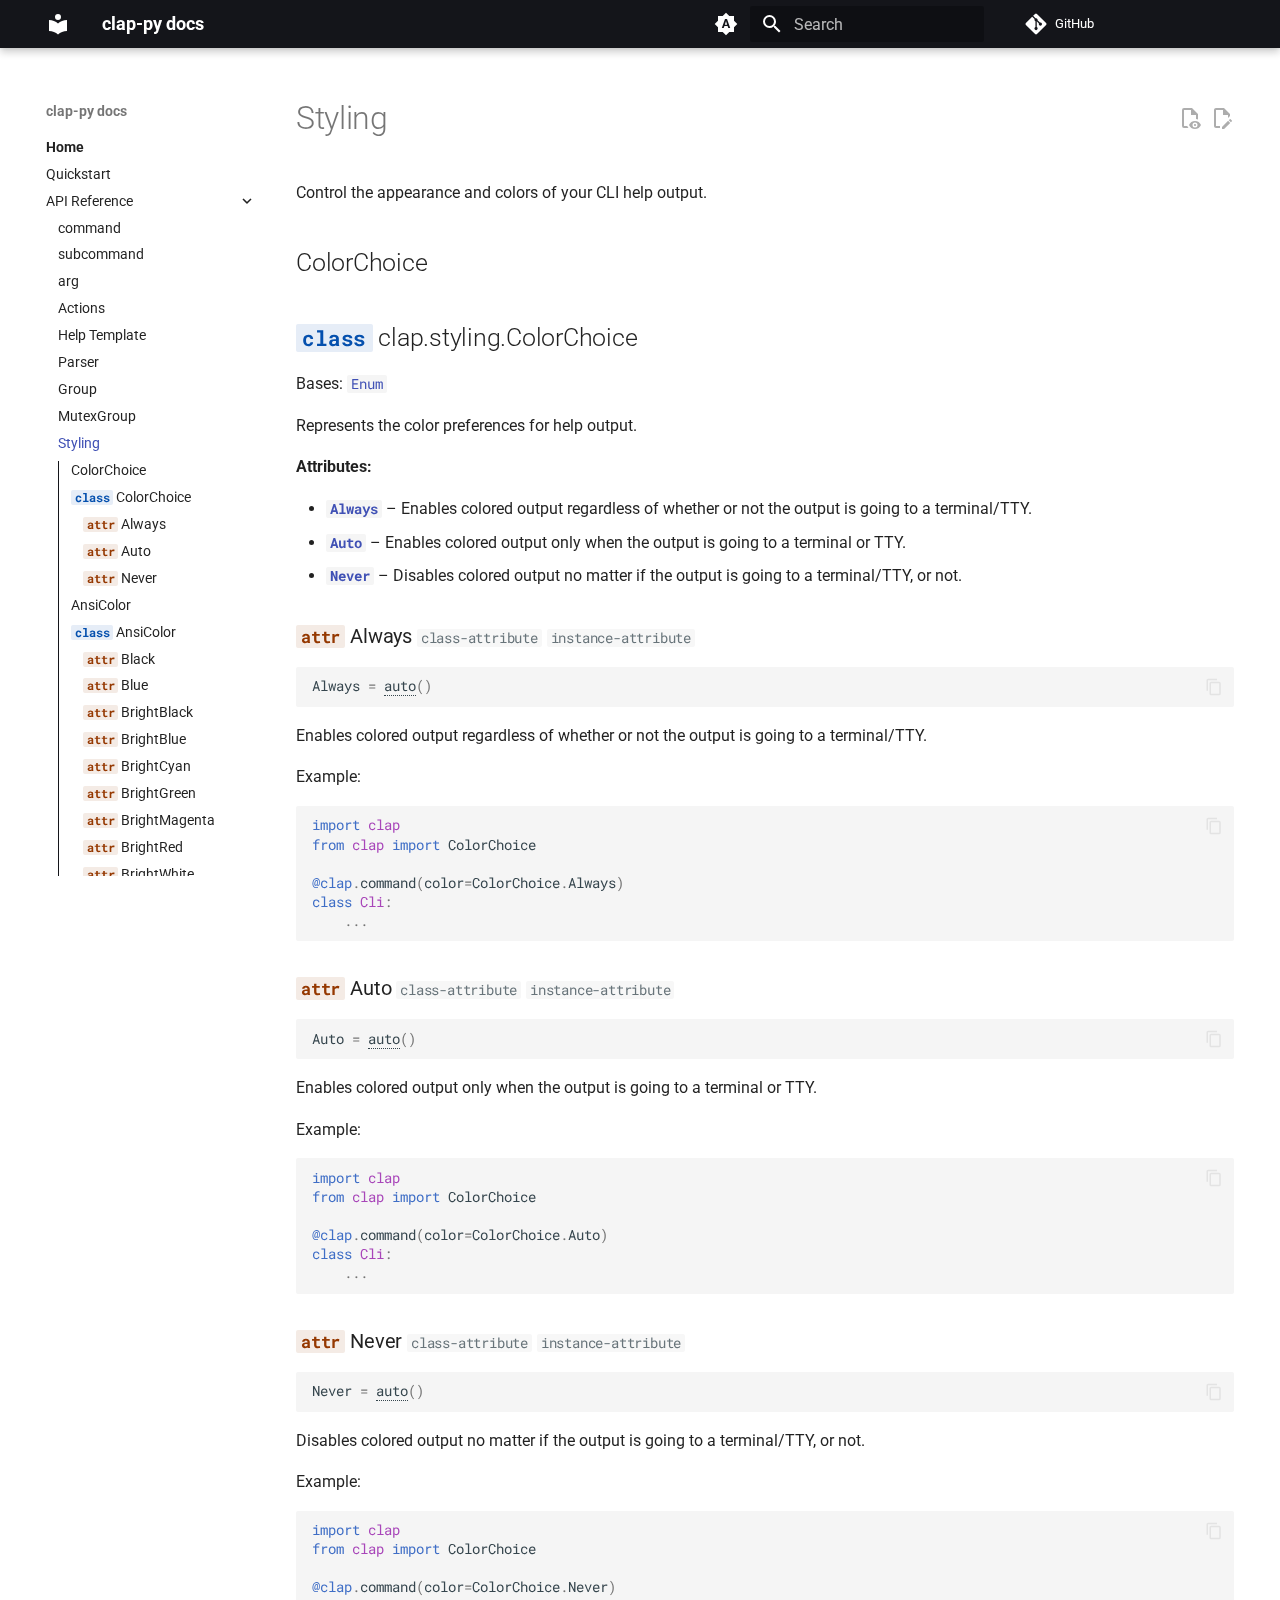
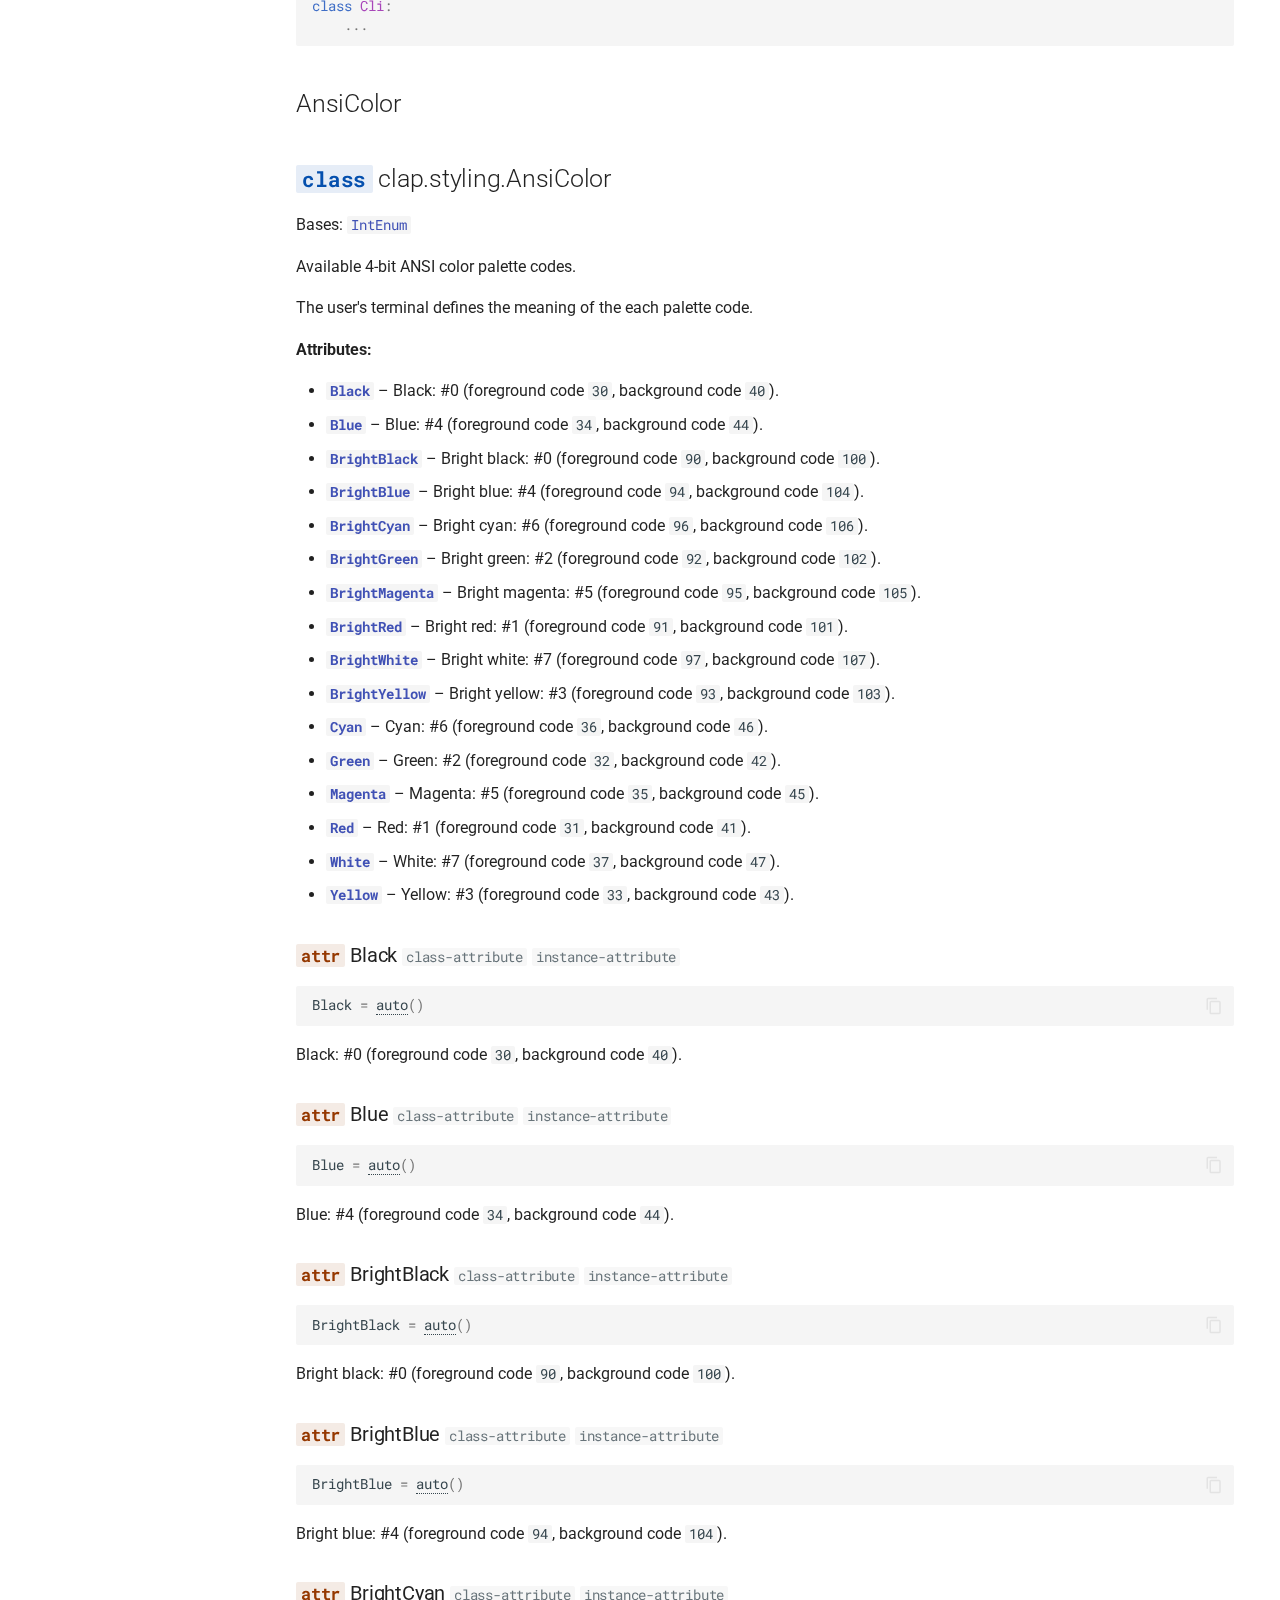
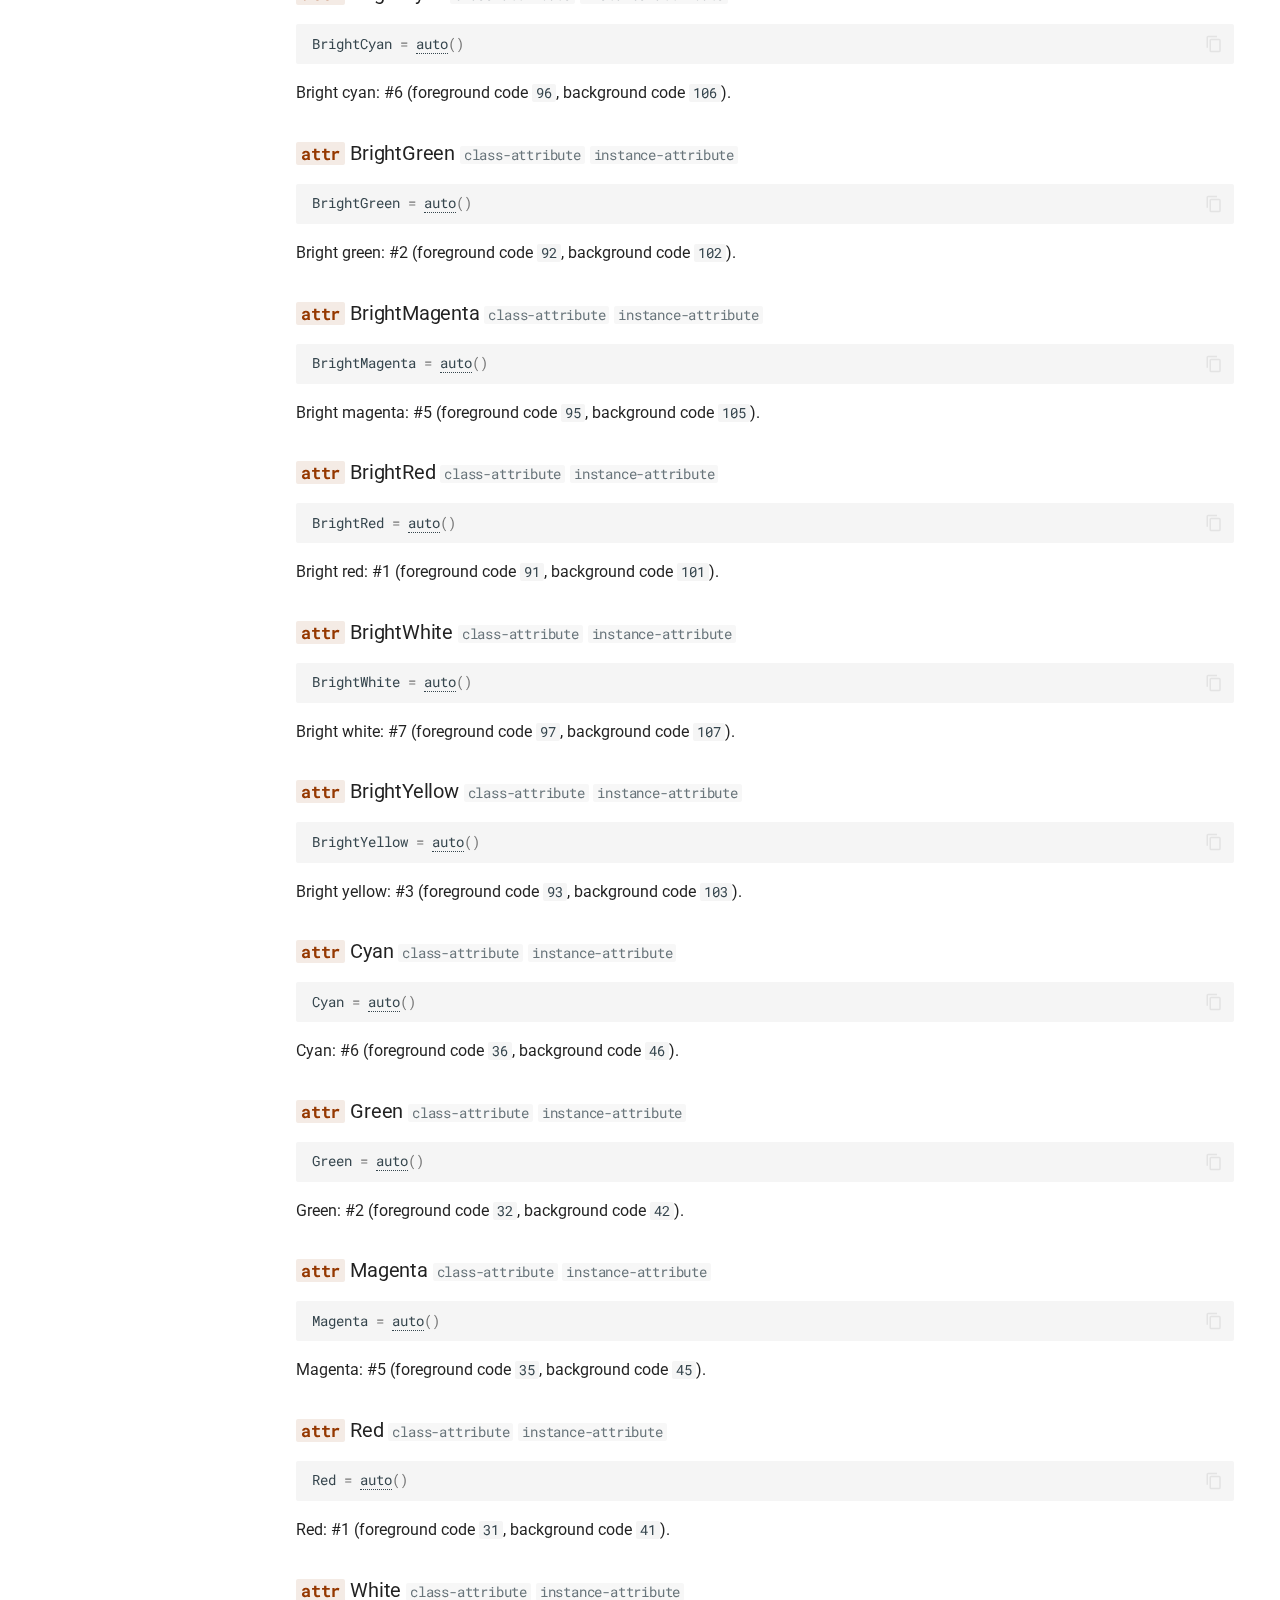
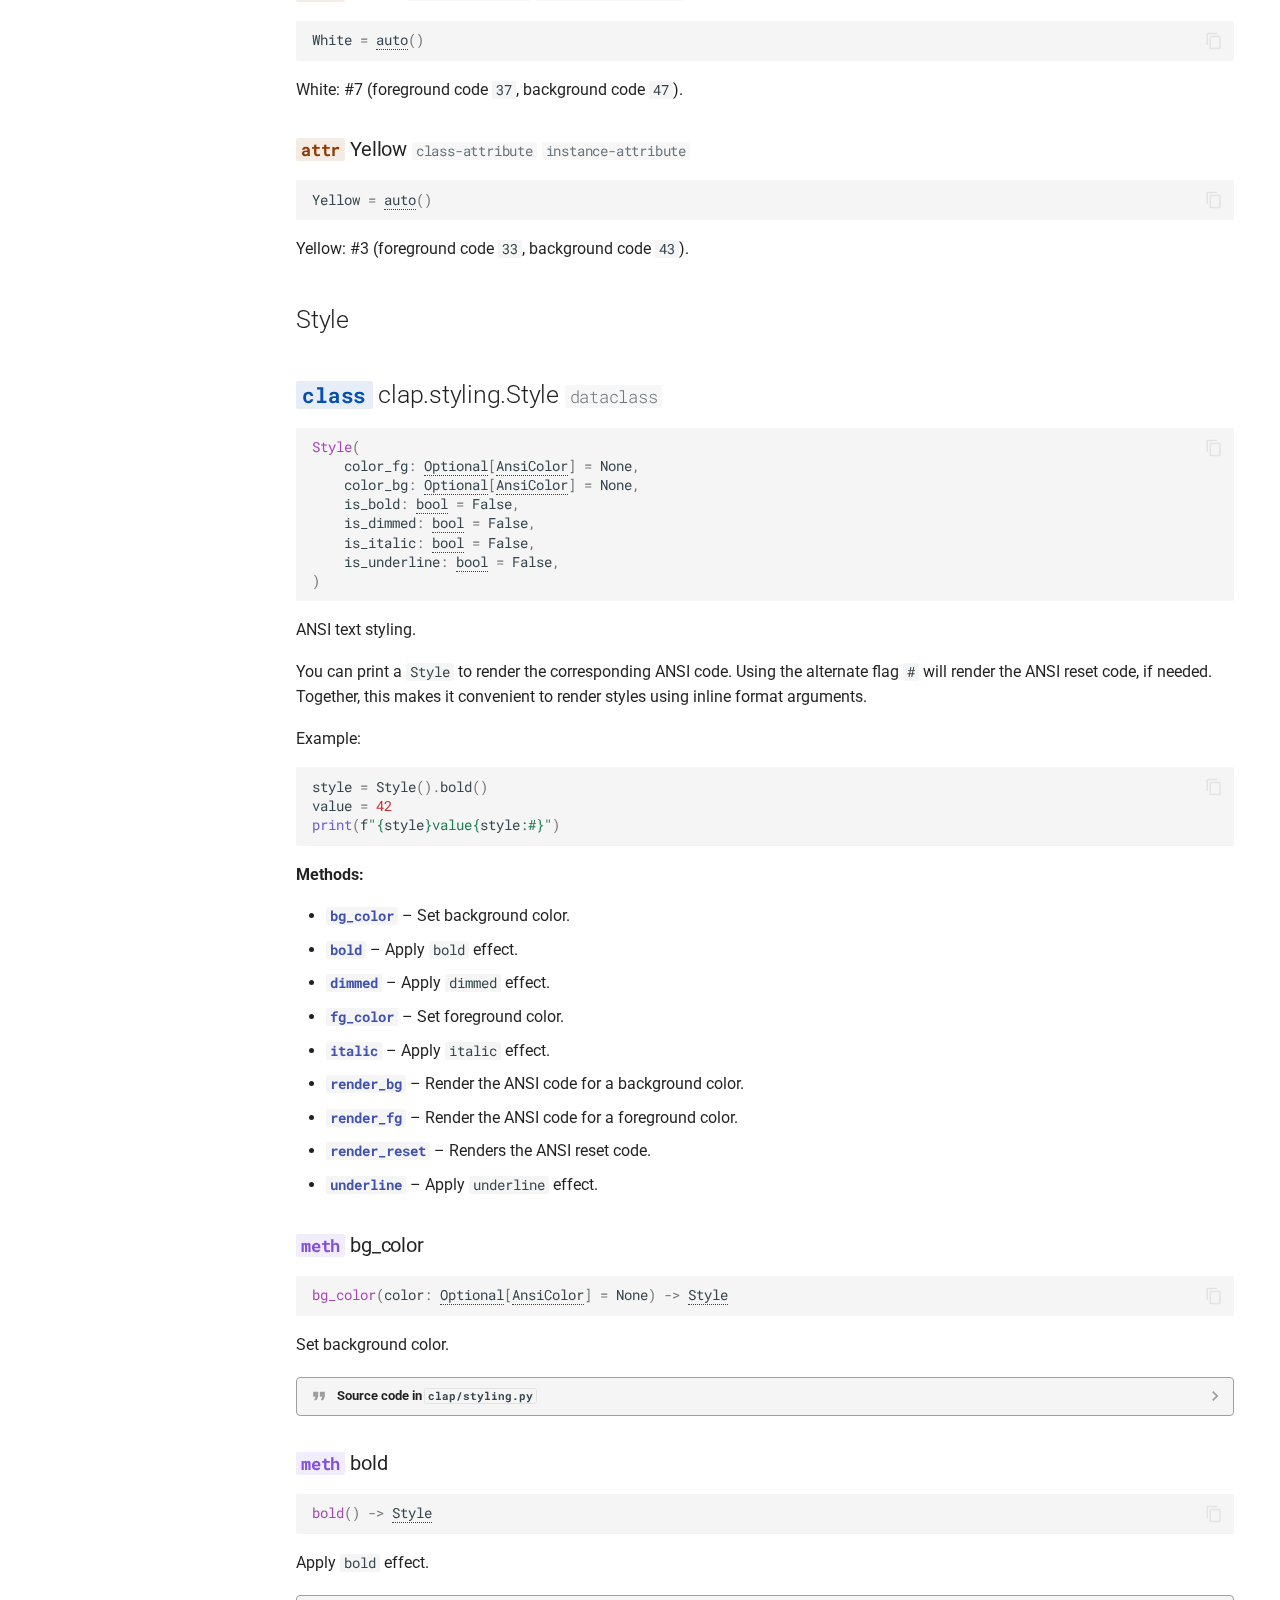
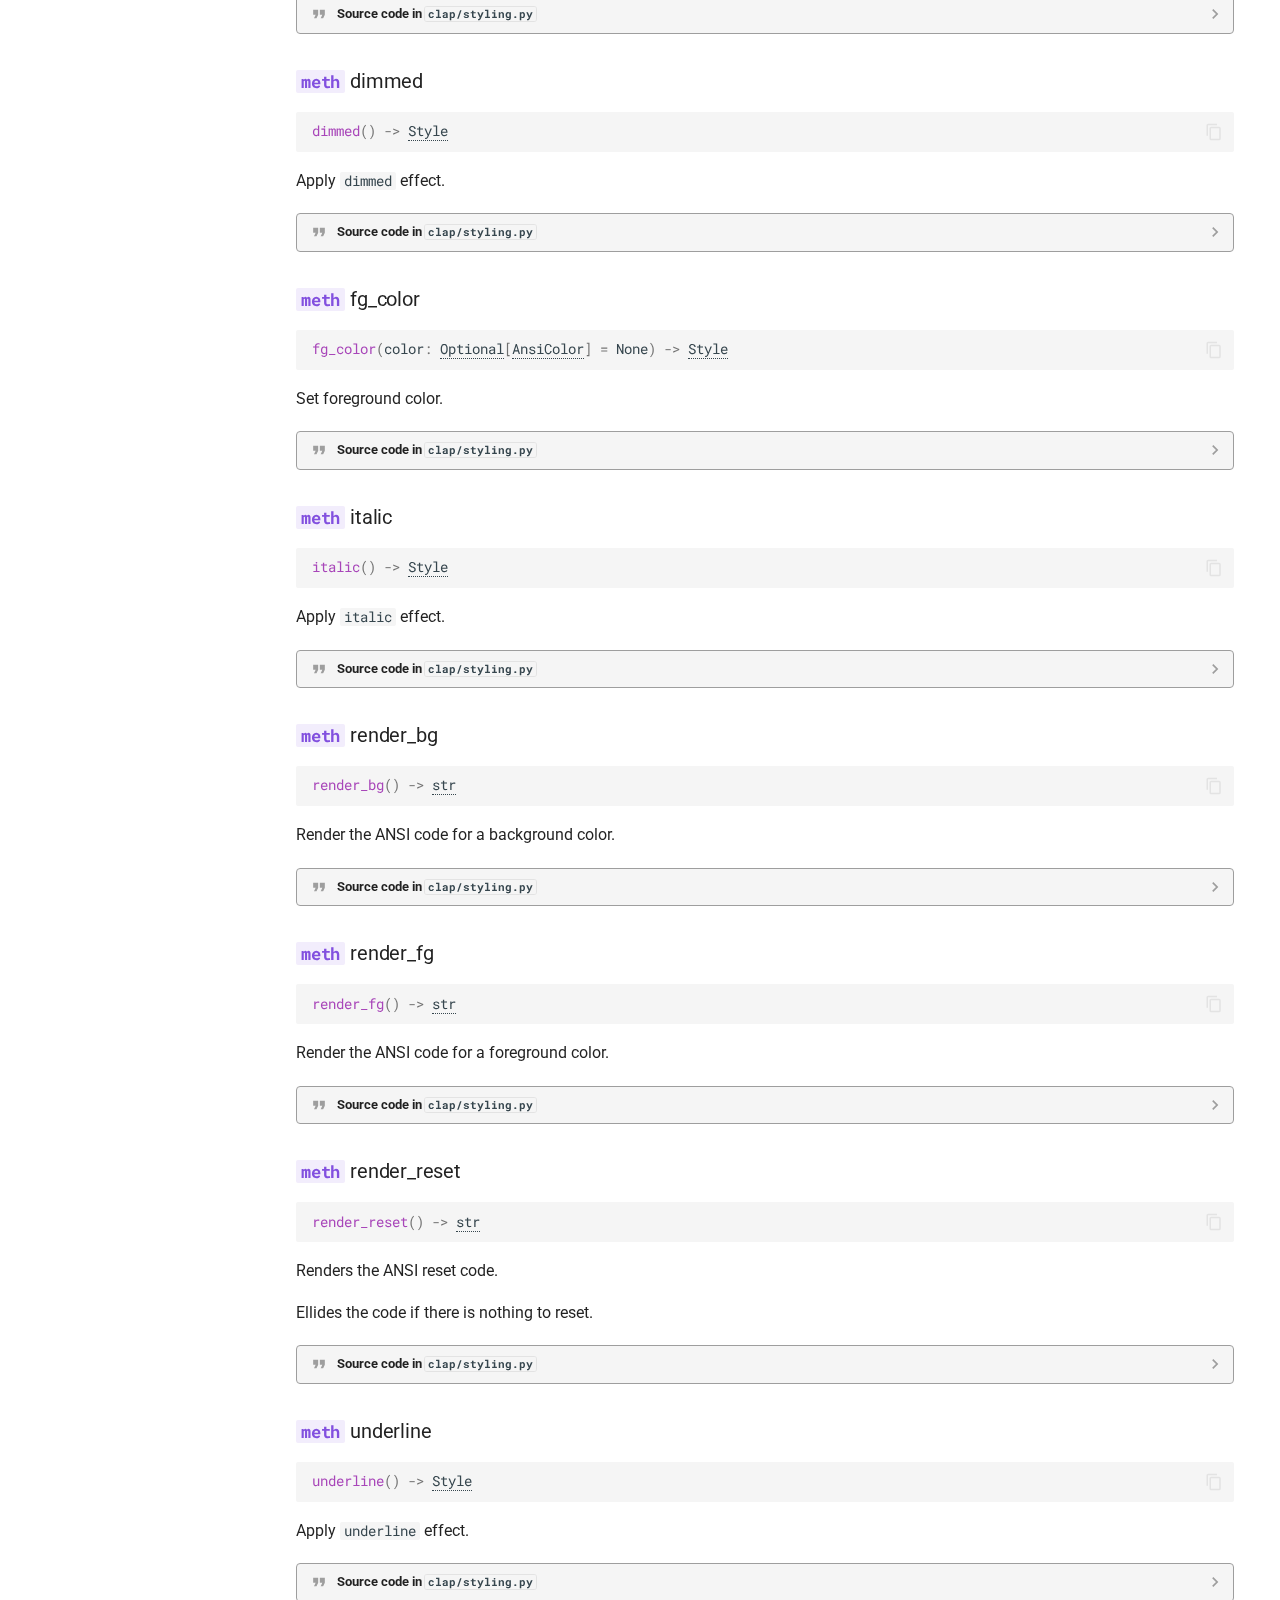
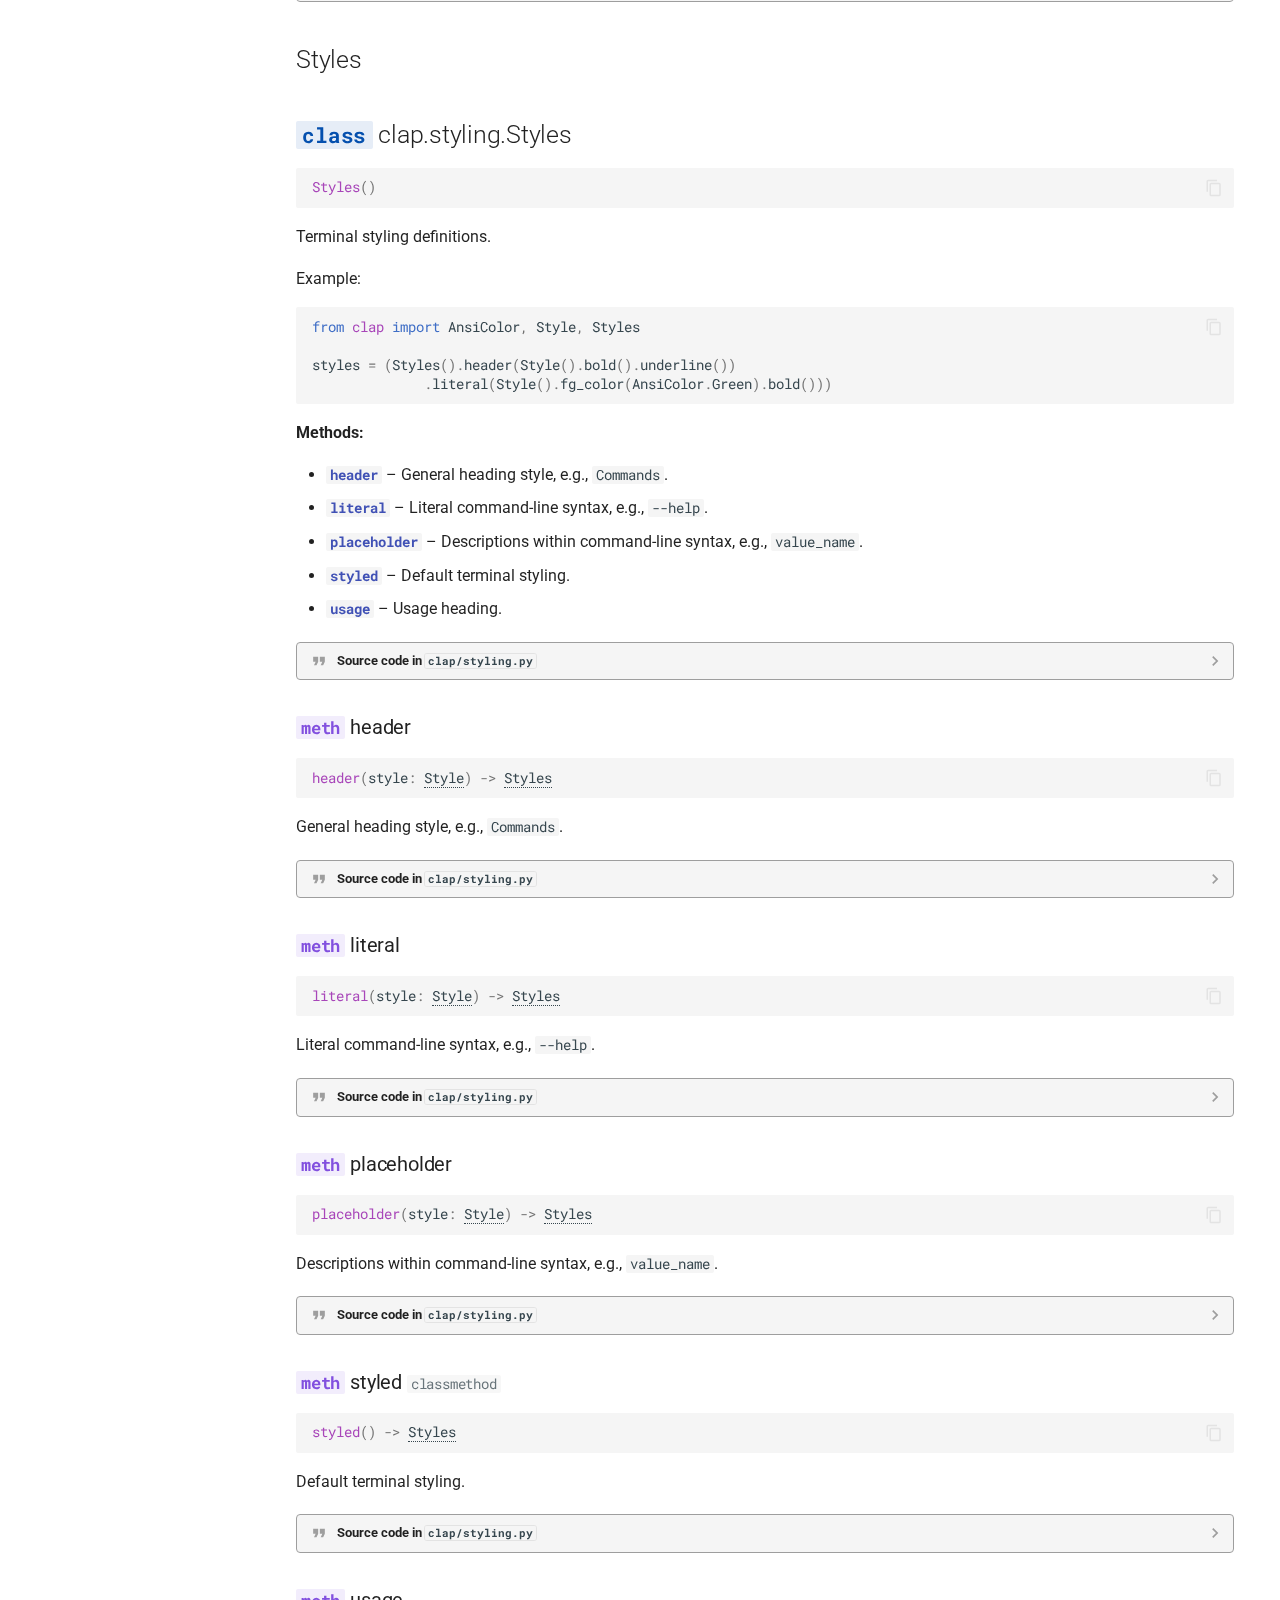
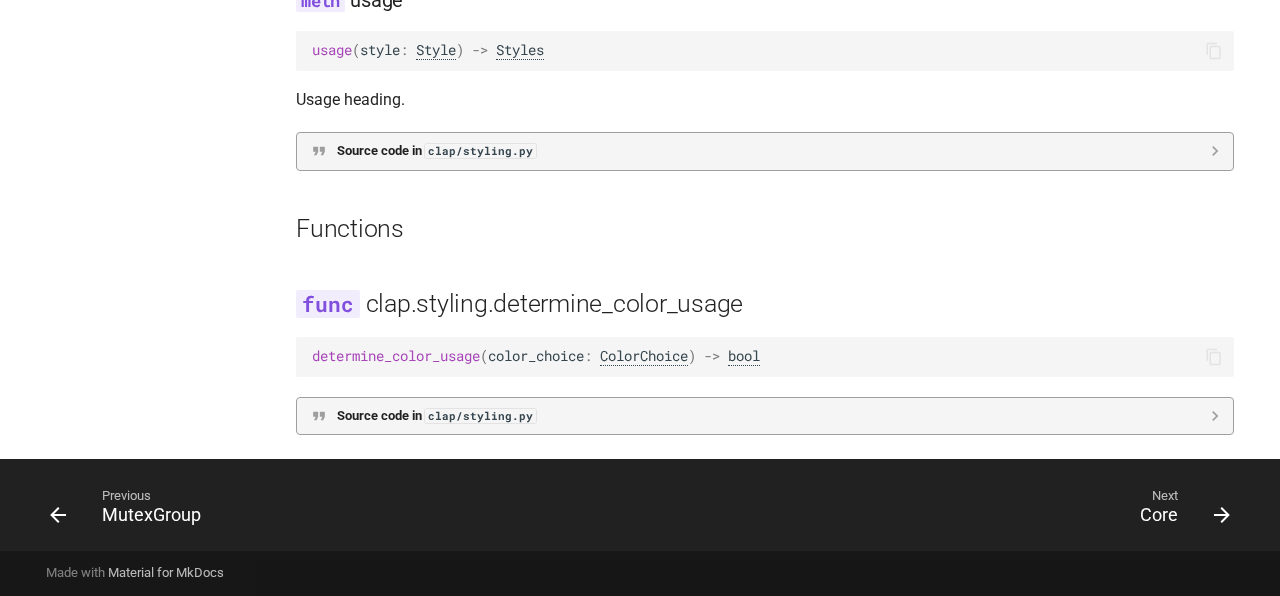
<file: styling/index.html>
<!doctype html>
<html lang="en" class="no-js">
  <head>
    
      <meta charset="utf-8">
      <meta name="viewport" content="width=device-width,initial-scale=1">
      
      
      
        <link rel="canonical" href="https://adityasz.github.io/clap-py/styling/">
      
      
        <link rel="prev" href="../mutex_group/">
      
      
        <link rel="next" href="../core/">
      
      
      <link rel="icon" href="../assets/images/favicon.png">
      <meta name="generator" content="mkdocs-1.6.1, mkdocs-material-9.6.14">
    
    
      
        <title>Styling - clap-py docs</title>
      
    
    
      <link rel="stylesheet" href="../assets/stylesheets/main.342714a4.min.css">
      
        
        <link rel="stylesheet" href="../assets/stylesheets/palette.06af60db.min.css">
      
      


    
    
      
    
    
      
        
        
        <link rel="preconnect" href="https://fonts.gstatic.com" crossorigin>
        <link rel="stylesheet" href="https://fonts.googleapis.com/css?family=Roboto:300,300i,400,400i,700,700i%7CRoboto+Mono:400,400i,700,700i&display=fallback">
        <style>:root{--md-text-font:"Roboto";--md-code-font:"Roboto Mono"}</style>
      
    
    
      <link rel="stylesheet" href="../assets/_mkdocstrings.css">
    
      <link rel="stylesheet" href="../stylesheets/custom.css">
    
    <script>__md_scope=new URL("..",location),__md_hash=e=>[...e].reduce(((e,_)=>(e<<5)-e+_.charCodeAt(0)),0),__md_get=(e,_=localStorage,t=__md_scope)=>JSON.parse(_.getItem(t.pathname+"."+e)),__md_set=(e,_,t=localStorage,a=__md_scope)=>{try{t.setItem(a.pathname+"."+e,JSON.stringify(_))}catch(e){}}</script>
    
      

    
    
    
  </head>
  
  
    
    
      
    
    
    
    
    <body dir="ltr" data-md-color-scheme="default" data-md-color-primary="black" data-md-color-accent="lime">
  
    
    <input class="md-toggle" data-md-toggle="drawer" type="checkbox" id="__drawer" autocomplete="off">
    <input class="md-toggle" data-md-toggle="search" type="checkbox" id="__search" autocomplete="off">
    <label class="md-overlay" for="__drawer"></label>
    <div data-md-component="skip">
      
        
        <a href="#styling" class="md-skip">
          Skip to content
        </a>
      
    </div>
    <div data-md-component="announce">
      
    </div>
    
    
      

  

<header class="md-header md-header--shadow" data-md-component="header">
  <nav class="md-header__inner md-grid" aria-label="Header">
    <a href=".." title="clap-py docs" class="md-header__button md-logo" aria-label="clap-py docs" data-md-component="logo">
      
  
  <svg xmlns="http://www.w3.org/2000/svg" viewBox="0 0 24 24"><path d="M12 8a3 3 0 0 0 3-3 3 3 0 0 0-3-3 3 3 0 0 0-3 3 3 3 0 0 0 3 3m0 3.54C9.64 9.35 6.5 8 3 8v11c3.5 0 6.64 1.35 9 3.54 2.36-2.19 5.5-3.54 9-3.54V8c-3.5 0-6.64 1.35-9 3.54"/></svg>

    </a>
    <label class="md-header__button md-icon" for="__drawer">
      
      <svg xmlns="http://www.w3.org/2000/svg" viewBox="0 0 24 24"><path d="M3 6h18v2H3zm0 5h18v2H3zm0 5h18v2H3z"/></svg>
    </label>
    <div class="md-header__title" data-md-component="header-title">
      <div class="md-header__ellipsis">
        <div class="md-header__topic">
          <span class="md-ellipsis">
            clap-py docs
          </span>
        </div>
        <div class="md-header__topic" data-md-component="header-topic">
          <span class="md-ellipsis">
            
              Styling
            
          </span>
        </div>
      </div>
    </div>
    
      
        <form class="md-header__option" data-md-component="palette">
  
    
    
    
    <input class="md-option" data-md-color-media="(prefers-color-scheme)" data-md-color-scheme="default" data-md-color-primary="black" data-md-color-accent="lime"  aria-label="Switch to light mode"  type="radio" name="__palette" id="__palette_0">
    
      <label class="md-header__button md-icon" title="Switch to light mode" for="__palette_1" hidden>
        <svg xmlns="http://www.w3.org/2000/svg" viewBox="0 0 24 24"><path d="m14.3 16-.7-2h-3.2l-.7 2H7.8L11 7h2l3.2 9zM20 8.69V4h-4.69L12 .69 8.69 4H4v4.69L.69 12 4 15.31V20h4.69L12 23.31 15.31 20H20v-4.69L23.31 12zm-9.15 3.96h2.3L12 9z"/></svg>
      </label>
    
  
    
    
    
    <input class="md-option" data-md-color-media="(prefers-color-scheme: light)" data-md-color-scheme="default" data-md-color-primary="black" data-md-color-accent="lime"  aria-label="Switch to dark mode"  type="radio" name="__palette" id="__palette_1">
    
      <label class="md-header__button md-icon" title="Switch to dark mode" for="__palette_2" hidden>
        <svg xmlns="http://www.w3.org/2000/svg" viewBox="0 0 24 24"><path d="M12 8a4 4 0 0 0-4 4 4 4 0 0 0 4 4 4 4 0 0 0 4-4 4 4 0 0 0-4-4m0 10a6 6 0 0 1-6-6 6 6 0 0 1 6-6 6 6 0 0 1 6 6 6 6 0 0 1-6 6m8-9.31V4h-4.69L12 .69 8.69 4H4v4.69L.69 12 4 15.31V20h4.69L12 23.31 15.31 20H20v-4.69L23.31 12z"/></svg>
      </label>
    
  
    
    
    
    <input class="md-option" data-md-color-media="(prefers-color-scheme: dark)" data-md-color-scheme="slate" data-md-color-primary="black" data-md-color-accent="lime"  aria-label="Switch to system preference"  type="radio" name="__palette" id="__palette_2">
    
      <label class="md-header__button md-icon" title="Switch to system preference" for="__palette_0" hidden>
        <svg xmlns="http://www.w3.org/2000/svg" viewBox="0 0 24 24"><path d="M12 18c-.89 0-1.74-.2-2.5-.55C11.56 16.5 13 14.42 13 12s-1.44-4.5-3.5-5.45C10.26 6.2 11.11 6 12 6a6 6 0 0 1 6 6 6 6 0 0 1-6 6m8-9.31V4h-4.69L12 .69 8.69 4H4v4.69L.69 12 4 15.31V20h4.69L12 23.31 15.31 20H20v-4.69L23.31 12z"/></svg>
      </label>
    
  
</form>
      
    
    
      <script>var palette=__md_get("__palette");if(palette&&palette.color){if("(prefers-color-scheme)"===palette.color.media){var media=matchMedia("(prefers-color-scheme: light)"),input=document.querySelector(media.matches?"[data-md-color-media='(prefers-color-scheme: light)']":"[data-md-color-media='(prefers-color-scheme: dark)']");palette.color.media=input.getAttribute("data-md-color-media"),palette.color.scheme=input.getAttribute("data-md-color-scheme"),palette.color.primary=input.getAttribute("data-md-color-primary"),palette.color.accent=input.getAttribute("data-md-color-accent")}for(var[key,value]of Object.entries(palette.color))document.body.setAttribute("data-md-color-"+key,value)}</script>
    
    
    
      
      
        <label class="md-header__button md-icon" for="__search">
          
          <svg xmlns="http://www.w3.org/2000/svg" viewBox="0 0 24 24"><path d="M9.5 3A6.5 6.5 0 0 1 16 9.5c0 1.61-.59 3.09-1.56 4.23l.27.27h.79l5 5-1.5 1.5-5-5v-.79l-.27-.27A6.52 6.52 0 0 1 9.5 16 6.5 6.5 0 0 1 3 9.5 6.5 6.5 0 0 1 9.5 3m0 2C7 5 5 7 5 9.5S7 14 9.5 14 14 12 14 9.5 12 5 9.5 5"/></svg>
        </label>
        <div class="md-search" data-md-component="search" role="dialog">
  <label class="md-search__overlay" for="__search"></label>
  <div class="md-search__inner" role="search">
    <form class="md-search__form" name="search">
      <input type="text" class="md-search__input" name="query" aria-label="Search" placeholder="Search" autocapitalize="off" autocorrect="off" autocomplete="off" spellcheck="false" data-md-component="search-query" required>
      <label class="md-search__icon md-icon" for="__search">
        
        <svg xmlns="http://www.w3.org/2000/svg" viewBox="0 0 24 24"><path d="M9.5 3A6.5 6.5 0 0 1 16 9.5c0 1.61-.59 3.09-1.56 4.23l.27.27h.79l5 5-1.5 1.5-5-5v-.79l-.27-.27A6.52 6.52 0 0 1 9.5 16 6.5 6.5 0 0 1 3 9.5 6.5 6.5 0 0 1 9.5 3m0 2C7 5 5 7 5 9.5S7 14 9.5 14 14 12 14 9.5 12 5 9.5 5"/></svg>
        
        <svg xmlns="http://www.w3.org/2000/svg" viewBox="0 0 24 24"><path d="M20 11v2H8l5.5 5.5-1.42 1.42L4.16 12l7.92-7.92L13.5 5.5 8 11z"/></svg>
      </label>
      <nav class="md-search__options" aria-label="Search">
        
        <button type="reset" class="md-search__icon md-icon" title="Clear" aria-label="Clear" tabindex="-1">
          
          <svg xmlns="http://www.w3.org/2000/svg" viewBox="0 0 24 24"><path d="M19 6.41 17.59 5 12 10.59 6.41 5 5 6.41 10.59 12 5 17.59 6.41 19 12 13.41 17.59 19 19 17.59 13.41 12z"/></svg>
        </button>
      </nav>
      
        <div class="md-search__suggest" data-md-component="search-suggest"></div>
      
    </form>
    <div class="md-search__output">
      <div class="md-search__scrollwrap" tabindex="0" data-md-scrollfix>
        <div class="md-search-result" data-md-component="search-result">
          <div class="md-search-result__meta">
            Initializing search
          </div>
          <ol class="md-search-result__list" role="presentation"></ol>
        </div>
      </div>
    </div>
  </div>
</div>
      
    
    
      <div class="md-header__source">
        <a href="https://github.com/adityasz/clap-py" title="Go to repository" class="md-source" data-md-component="source">
  <div class="md-source__icon md-icon">
    
    <svg xmlns="http://www.w3.org/2000/svg" viewBox="0 0 448 512"><!--! Font Awesome Free 6.7.2 by @fontawesome - https://fontawesome.com License - https://fontawesome.com/license/free (Icons: CC BY 4.0, Fonts: SIL OFL 1.1, Code: MIT License) Copyright 2024 Fonticons, Inc.--><path d="M439.55 236.05 244 40.45a28.87 28.87 0 0 0-40.81 0l-40.66 40.63 51.52 51.52c27.06-9.14 52.68 16.77 43.39 43.68l49.66 49.66c34.23-11.8 61.18 31 35.47 56.69-26.49 26.49-70.21-2.87-56-37.34L240.22 199v121.85c25.3 12.54 22.26 41.85 9.08 55a34.34 34.34 0 0 1-48.55 0c-17.57-17.6-11.07-46.91 11.25-56v-123c-20.8-8.51-24.6-30.74-18.64-45L142.57 101 8.45 235.14a28.86 28.86 0 0 0 0 40.81l195.61 195.6a28.86 28.86 0 0 0 40.8 0l194.69-194.69a28.86 28.86 0 0 0 0-40.81"/></svg>
  </div>
  <div class="md-source__repository">
    GitHub
  </div>
</a>
      </div>
    
  </nav>
  
</header>
    
    <div class="md-container" data-md-component="container">
      
      
        
          
        
      
      <main class="md-main" data-md-component="main">
        <div class="md-main__inner md-grid">
          
            
              
              <div class="md-sidebar md-sidebar--primary" data-md-component="sidebar" data-md-type="navigation" >
                <div class="md-sidebar__scrollwrap">
                  <div class="md-sidebar__inner">
                    



  

<nav class="md-nav md-nav--primary md-nav--integrated" aria-label="Navigation" data-md-level="0">
  <label class="md-nav__title" for="__drawer">
    <a href=".." title="clap-py docs" class="md-nav__button md-logo" aria-label="clap-py docs" data-md-component="logo">
      
  
  <svg xmlns="http://www.w3.org/2000/svg" viewBox="0 0 24 24"><path d="M12 8a3 3 0 0 0 3-3 3 3 0 0 0-3-3 3 3 0 0 0-3 3 3 3 0 0 0 3 3m0 3.54C9.64 9.35 6.5 8 3 8v11c3.5 0 6.64 1.35 9 3.54 2.36-2.19 5.5-3.54 9-3.54V8c-3.5 0-6.64 1.35-9 3.54"/></svg>

    </a>
    clap-py docs
  </label>
  
    <div class="md-nav__source">
      <a href="https://github.com/adityasz/clap-py" title="Go to repository" class="md-source" data-md-component="source">
  <div class="md-source__icon md-icon">
    
    <svg xmlns="http://www.w3.org/2000/svg" viewBox="0 0 448 512"><!--! Font Awesome Free 6.7.2 by @fontawesome - https://fontawesome.com License - https://fontawesome.com/license/free (Icons: CC BY 4.0, Fonts: SIL OFL 1.1, Code: MIT License) Copyright 2024 Fonticons, Inc.--><path d="M439.55 236.05 244 40.45a28.87 28.87 0 0 0-40.81 0l-40.66 40.63 51.52 51.52c27.06-9.14 52.68 16.77 43.39 43.68l49.66 49.66c34.23-11.8 61.18 31 35.47 56.69-26.49 26.49-70.21-2.87-56-37.34L240.22 199v121.85c25.3 12.54 22.26 41.85 9.08 55a34.34 34.34 0 0 1-48.55 0c-17.57-17.6-11.07-46.91 11.25-56v-123c-20.8-8.51-24.6-30.74-18.64-45L142.57 101 8.45 235.14a28.86 28.86 0 0 0 0 40.81l195.61 195.6a28.86 28.86 0 0 0 40.8 0l194.69-194.69a28.86 28.86 0 0 0 0-40.81"/></svg>
  </div>
  <div class="md-source__repository">
    GitHub
  </div>
</a>
    </div>
  
  <ul class="md-nav__list" data-md-scrollfix>
    
      
      
  
  
    
  
  
  
    
    
      
        
          
        
      
        
      
        
      
        
      
    
    
    
      
        
        
      
    
    
    <li class="md-nav__item md-nav__item--active md-nav__item--section md-nav__item--nested">
      
        
        
        <input class="md-nav__toggle md-toggle " type="checkbox" id="__nav_1" checked>
        
          
          <div class="md-nav__link md-nav__container">
            <a href=".." class="md-nav__link ">
              
  
  
  <span class="md-ellipsis">
    Home
    
  </span>
  

            </a>
            
              
              <label class="md-nav__link " for="__nav_1" id="__nav_1_label" tabindex="">
                <span class="md-nav__icon md-icon"></span>
              </label>
            
          </div>
        
        <nav class="md-nav" data-md-level="1" aria-labelledby="__nav_1_label" aria-expanded="true">
          <label class="md-nav__title" for="__nav_1">
            <span class="md-nav__icon md-icon"></span>
            Home
          </label>
          <ul class="md-nav__list" data-md-scrollfix>
            
              
            
              
                
  
  
  
  
    <li class="md-nav__item">
      <a href="../quickstart/" class="md-nav__link">
        
  
  
  <span class="md-ellipsis">
    Quickstart
    
  </span>
  

      </a>
    </li>
  

              
            
              
                
  
  
    
  
  
  
    
    
      
        
      
        
      
        
      
        
      
        
      
        
      
        
      
        
      
        
      
    
    
    
      
    
    
    <li class="md-nav__item md-nav__item--active md-nav__item--nested">
      
        
        
        <input class="md-nav__toggle md-toggle " type="checkbox" id="__nav_1_3" checked>
        
          
          <label class="md-nav__link" for="__nav_1_3" id="__nav_1_3_label" tabindex="0">
            
  
  
  <span class="md-ellipsis">
    API Reference
    
  </span>
  

            <span class="md-nav__icon md-icon"></span>
          </label>
        
        <nav class="md-nav" data-md-level="2" aria-labelledby="__nav_1_3_label" aria-expanded="true">
          <label class="md-nav__title" for="__nav_1_3">
            <span class="md-nav__icon md-icon"></span>
            API Reference
          </label>
          <ul class="md-nav__list" data-md-scrollfix>
            
              
                
  
  
  
  
    <li class="md-nav__item">
      <a href="../command/" class="md-nav__link">
        
  
  
  <span class="md-ellipsis">
    command
    
  </span>
  

      </a>
    </li>
  

              
            
              
                
  
  
  
  
    <li class="md-nav__item">
      <a href="../subcommand/" class="md-nav__link">
        
  
  
  <span class="md-ellipsis">
    subcommand
    
  </span>
  

      </a>
    </li>
  

              
            
              
                
  
  
  
  
    <li class="md-nav__item">
      <a href="../arg/" class="md-nav__link">
        
  
  
  <span class="md-ellipsis">
    arg
    
  </span>
  

      </a>
    </li>
  

              
            
              
                
  
  
  
  
    <li class="md-nav__item">
      <a href="../actions/" class="md-nav__link">
        
  
  
  <span class="md-ellipsis">
    Actions
    
  </span>
  

      </a>
    </li>
  

              
            
              
                
  
  
  
  
    <li class="md-nav__item">
      <a href="../help/" class="md-nav__link">
        
  
  
  <span class="md-ellipsis">
    Help Template
    
  </span>
  

      </a>
    </li>
  

              
            
              
                
  
  
  
  
    <li class="md-nav__item">
      <a href="../parser/" class="md-nav__link">
        
  
  
  <span class="md-ellipsis">
    Parser
    
  </span>
  

      </a>
    </li>
  

              
            
              
                
  
  
  
  
    <li class="md-nav__item">
      <a href="../group/" class="md-nav__link">
        
  
  
  <span class="md-ellipsis">
    Group
    
  </span>
  

      </a>
    </li>
  

              
            
              
                
  
  
  
  
    <li class="md-nav__item">
      <a href="../mutex_group/" class="md-nav__link">
        
  
  
  <span class="md-ellipsis">
    MutexGroup
    
  </span>
  

      </a>
    </li>
  

              
            
              
                
  
  
    
  
  
  
    <li class="md-nav__item md-nav__item--active">
      
      <input class="md-nav__toggle md-toggle" type="checkbox" id="__toc">
      
      
        
      
      
        <label class="md-nav__link md-nav__link--active" for="__toc">
          
  
  
  <span class="md-ellipsis">
    Styling
    
  </span>
  

          <span class="md-nav__icon md-icon"></span>
        </label>
      
      <a href="./" class="md-nav__link md-nav__link--active">
        
  
  
  <span class="md-ellipsis">
    Styling
    
  </span>
  

      </a>
      
        

<nav class="md-nav md-nav--secondary" aria-label="Table of contents">
  
  
  
    
  
  
    <label class="md-nav__title" for="__toc">
      <span class="md-nav__icon md-icon"></span>
      Table of contents
    </label>
    <ul class="md-nav__list" data-md-component="toc" data-md-scrollfix>
      
        <li class="md-nav__item">
  <a href="#colorchoice" class="md-nav__link">
    <span class="md-ellipsis">
      ColorChoice
    </span>
  </a>
  
</li>
      
        <li class="md-nav__item">
  <a href="#clap.styling.ColorChoice" class="md-nav__link">
    <span class="md-ellipsis">
      <code class="doc-symbol doc-symbol-toc doc-symbol-class"></code>&nbsp;ColorChoice
    </span>
  </a>
  
    <nav class="md-nav" aria-label=" ColorChoice">
      <ul class="md-nav__list">
        
          <li class="md-nav__item">
  <a href="#clap.styling.ColorChoice.Always" class="md-nav__link">
    <span class="md-ellipsis">
      <code class="doc-symbol doc-symbol-toc doc-symbol-attribute"></code>&nbsp;Always
    </span>
  </a>
  
</li>
        
          <li class="md-nav__item">
  <a href="#clap.styling.ColorChoice.Auto" class="md-nav__link">
    <span class="md-ellipsis">
      <code class="doc-symbol doc-symbol-toc doc-symbol-attribute"></code>&nbsp;Auto
    </span>
  </a>
  
</li>
        
          <li class="md-nav__item">
  <a href="#clap.styling.ColorChoice.Never" class="md-nav__link">
    <span class="md-ellipsis">
      <code class="doc-symbol doc-symbol-toc doc-symbol-attribute"></code>&nbsp;Never
    </span>
  </a>
  
</li>
        
      </ul>
    </nav>
  
</li>
      
        <li class="md-nav__item">
  <a href="#ansicolor" class="md-nav__link">
    <span class="md-ellipsis">
      AnsiColor
    </span>
  </a>
  
</li>
      
        <li class="md-nav__item">
  <a href="#clap.styling.AnsiColor" class="md-nav__link">
    <span class="md-ellipsis">
      <code class="doc-symbol doc-symbol-toc doc-symbol-class"></code>&nbsp;AnsiColor
    </span>
  </a>
  
    <nav class="md-nav" aria-label=" AnsiColor">
      <ul class="md-nav__list">
        
          <li class="md-nav__item">
  <a href="#clap.styling.AnsiColor.Black" class="md-nav__link">
    <span class="md-ellipsis">
      <code class="doc-symbol doc-symbol-toc doc-symbol-attribute"></code>&nbsp;Black
    </span>
  </a>
  
</li>
        
          <li class="md-nav__item">
  <a href="#clap.styling.AnsiColor.Blue" class="md-nav__link">
    <span class="md-ellipsis">
      <code class="doc-symbol doc-symbol-toc doc-symbol-attribute"></code>&nbsp;Blue
    </span>
  </a>
  
</li>
        
          <li class="md-nav__item">
  <a href="#clap.styling.AnsiColor.BrightBlack" class="md-nav__link">
    <span class="md-ellipsis">
      <code class="doc-symbol doc-symbol-toc doc-symbol-attribute"></code>&nbsp;BrightBlack
    </span>
  </a>
  
</li>
        
          <li class="md-nav__item">
  <a href="#clap.styling.AnsiColor.BrightBlue" class="md-nav__link">
    <span class="md-ellipsis">
      <code class="doc-symbol doc-symbol-toc doc-symbol-attribute"></code>&nbsp;BrightBlue
    </span>
  </a>
  
</li>
        
          <li class="md-nav__item">
  <a href="#clap.styling.AnsiColor.BrightCyan" class="md-nav__link">
    <span class="md-ellipsis">
      <code class="doc-symbol doc-symbol-toc doc-symbol-attribute"></code>&nbsp;BrightCyan
    </span>
  </a>
  
</li>
        
          <li class="md-nav__item">
  <a href="#clap.styling.AnsiColor.BrightGreen" class="md-nav__link">
    <span class="md-ellipsis">
      <code class="doc-symbol doc-symbol-toc doc-symbol-attribute"></code>&nbsp;BrightGreen
    </span>
  </a>
  
</li>
        
          <li class="md-nav__item">
  <a href="#clap.styling.AnsiColor.BrightMagenta" class="md-nav__link">
    <span class="md-ellipsis">
      <code class="doc-symbol doc-symbol-toc doc-symbol-attribute"></code>&nbsp;BrightMagenta
    </span>
  </a>
  
</li>
        
          <li class="md-nav__item">
  <a href="#clap.styling.AnsiColor.BrightRed" class="md-nav__link">
    <span class="md-ellipsis">
      <code class="doc-symbol doc-symbol-toc doc-symbol-attribute"></code>&nbsp;BrightRed
    </span>
  </a>
  
</li>
        
          <li class="md-nav__item">
  <a href="#clap.styling.AnsiColor.BrightWhite" class="md-nav__link">
    <span class="md-ellipsis">
      <code class="doc-symbol doc-symbol-toc doc-symbol-attribute"></code>&nbsp;BrightWhite
    </span>
  </a>
  
</li>
        
          <li class="md-nav__item">
  <a href="#clap.styling.AnsiColor.BrightYellow" class="md-nav__link">
    <span class="md-ellipsis">
      <code class="doc-symbol doc-symbol-toc doc-symbol-attribute"></code>&nbsp;BrightYellow
    </span>
  </a>
  
</li>
        
          <li class="md-nav__item">
  <a href="#clap.styling.AnsiColor.Cyan" class="md-nav__link">
    <span class="md-ellipsis">
      <code class="doc-symbol doc-symbol-toc doc-symbol-attribute"></code>&nbsp;Cyan
    </span>
  </a>
  
</li>
        
          <li class="md-nav__item">
  <a href="#clap.styling.AnsiColor.Green" class="md-nav__link">
    <span class="md-ellipsis">
      <code class="doc-symbol doc-symbol-toc doc-symbol-attribute"></code>&nbsp;Green
    </span>
  </a>
  
</li>
        
          <li class="md-nav__item">
  <a href="#clap.styling.AnsiColor.Magenta" class="md-nav__link">
    <span class="md-ellipsis">
      <code class="doc-symbol doc-symbol-toc doc-symbol-attribute"></code>&nbsp;Magenta
    </span>
  </a>
  
</li>
        
          <li class="md-nav__item">
  <a href="#clap.styling.AnsiColor.Red" class="md-nav__link">
    <span class="md-ellipsis">
      <code class="doc-symbol doc-symbol-toc doc-symbol-attribute"></code>&nbsp;Red
    </span>
  </a>
  
</li>
        
          <li class="md-nav__item">
  <a href="#clap.styling.AnsiColor.White" class="md-nav__link">
    <span class="md-ellipsis">
      <code class="doc-symbol doc-symbol-toc doc-symbol-attribute"></code>&nbsp;White
    </span>
  </a>
  
</li>
        
          <li class="md-nav__item">
  <a href="#clap.styling.AnsiColor.Yellow" class="md-nav__link">
    <span class="md-ellipsis">
      <code class="doc-symbol doc-symbol-toc doc-symbol-attribute"></code>&nbsp;Yellow
    </span>
  </a>
  
</li>
        
      </ul>
    </nav>
  
</li>
      
        <li class="md-nav__item">
  <a href="#style" class="md-nav__link">
    <span class="md-ellipsis">
      Style
    </span>
  </a>
  
</li>
      
        <li class="md-nav__item">
  <a href="#clap.styling.Style" class="md-nav__link">
    <span class="md-ellipsis">
      <code class="doc-symbol doc-symbol-toc doc-symbol-class"></code>&nbsp;Style
    </span>
  </a>
  
    <nav class="md-nav" aria-label=" Style">
      <ul class="md-nav__list">
        
          <li class="md-nav__item">
  <a href="#clap.styling.Style.bg_color" class="md-nav__link">
    <span class="md-ellipsis">
      <code class="doc-symbol doc-symbol-toc doc-symbol-method"></code>&nbsp;bg_color
    </span>
  </a>
  
</li>
        
          <li class="md-nav__item">
  <a href="#clap.styling.Style.bold" class="md-nav__link">
    <span class="md-ellipsis">
      <code class="doc-symbol doc-symbol-toc doc-symbol-method"></code>&nbsp;bold
    </span>
  </a>
  
</li>
        
          <li class="md-nav__item">
  <a href="#clap.styling.Style.dimmed" class="md-nav__link">
    <span class="md-ellipsis">
      <code class="doc-symbol doc-symbol-toc doc-symbol-method"></code>&nbsp;dimmed
    </span>
  </a>
  
</li>
        
          <li class="md-nav__item">
  <a href="#clap.styling.Style.fg_color" class="md-nav__link">
    <span class="md-ellipsis">
      <code class="doc-symbol doc-symbol-toc doc-symbol-method"></code>&nbsp;fg_color
    </span>
  </a>
  
</li>
        
          <li class="md-nav__item">
  <a href="#clap.styling.Style.italic" class="md-nav__link">
    <span class="md-ellipsis">
      <code class="doc-symbol doc-symbol-toc doc-symbol-method"></code>&nbsp;italic
    </span>
  </a>
  
</li>
        
          <li class="md-nav__item">
  <a href="#clap.styling.Style.render_bg" class="md-nav__link">
    <span class="md-ellipsis">
      <code class="doc-symbol doc-symbol-toc doc-symbol-method"></code>&nbsp;render_bg
    </span>
  </a>
  
</li>
        
          <li class="md-nav__item">
  <a href="#clap.styling.Style.render_fg" class="md-nav__link">
    <span class="md-ellipsis">
      <code class="doc-symbol doc-symbol-toc doc-symbol-method"></code>&nbsp;render_fg
    </span>
  </a>
  
</li>
        
          <li class="md-nav__item">
  <a href="#clap.styling.Style.render_reset" class="md-nav__link">
    <span class="md-ellipsis">
      <code class="doc-symbol doc-symbol-toc doc-symbol-method"></code>&nbsp;render_reset
    </span>
  </a>
  
</li>
        
          <li class="md-nav__item">
  <a href="#clap.styling.Style.underline" class="md-nav__link">
    <span class="md-ellipsis">
      <code class="doc-symbol doc-symbol-toc doc-symbol-method"></code>&nbsp;underline
    </span>
  </a>
  
</li>
        
      </ul>
    </nav>
  
</li>
      
        <li class="md-nav__item">
  <a href="#styles" class="md-nav__link">
    <span class="md-ellipsis">
      Styles
    </span>
  </a>
  
</li>
      
        <li class="md-nav__item">
  <a href="#clap.styling.Styles" class="md-nav__link">
    <span class="md-ellipsis">
      <code class="doc-symbol doc-symbol-toc doc-symbol-class"></code>&nbsp;Styles
    </span>
  </a>
  
    <nav class="md-nav" aria-label=" Styles">
      <ul class="md-nav__list">
        
          <li class="md-nav__item">
  <a href="#clap.styling.Styles.header" class="md-nav__link">
    <span class="md-ellipsis">
      <code class="doc-symbol doc-symbol-toc doc-symbol-method"></code>&nbsp;header
    </span>
  </a>
  
</li>
        
          <li class="md-nav__item">
  <a href="#clap.styling.Styles.literal" class="md-nav__link">
    <span class="md-ellipsis">
      <code class="doc-symbol doc-symbol-toc doc-symbol-method"></code>&nbsp;literal
    </span>
  </a>
  
</li>
        
          <li class="md-nav__item">
  <a href="#clap.styling.Styles.placeholder" class="md-nav__link">
    <span class="md-ellipsis">
      <code class="doc-symbol doc-symbol-toc doc-symbol-method"></code>&nbsp;placeholder
    </span>
  </a>
  
</li>
        
          <li class="md-nav__item">
  <a href="#clap.styling.Styles.styled" class="md-nav__link">
    <span class="md-ellipsis">
      <code class="doc-symbol doc-symbol-toc doc-symbol-method"></code>&nbsp;styled
    </span>
  </a>
  
</li>
        
          <li class="md-nav__item">
  <a href="#clap.styling.Styles.usage" class="md-nav__link">
    <span class="md-ellipsis">
      <code class="doc-symbol doc-symbol-toc doc-symbol-method"></code>&nbsp;usage
    </span>
  </a>
  
</li>
        
      </ul>
    </nav>
  
</li>
      
        <li class="md-nav__item">
  <a href="#functions" class="md-nav__link">
    <span class="md-ellipsis">
      Functions
    </span>
  </a>
  
</li>
      
        <li class="md-nav__item">
  <a href="#clap.styling.determine_color_usage" class="md-nav__link">
    <span class="md-ellipsis">
      <code class="doc-symbol doc-symbol-toc doc-symbol-function"></code>&nbsp;determine_color_usage
    </span>
  </a>
  
</li>
      
    </ul>
  
</nav>
      
    </li>
  

              
            
          </ul>
        </nav>
      
    </li>
  

              
            
              
                
  
  
  
  
    
    
      
        
      
    
    
    
      
    
    
    <li class="md-nav__item md-nav__item--nested">
      
        
        
          
        
        <input class="md-nav__toggle md-toggle md-toggle--indeterminate" type="checkbox" id="__nav_1_4" >
        
          
          <label class="md-nav__link" for="__nav_1_4" id="__nav_1_4_label" tabindex="0">
            
  
  
  <span class="md-ellipsis">
    Internal
    
  </span>
  

            <span class="md-nav__icon md-icon"></span>
          </label>
        
        <nav class="md-nav" data-md-level="2" aria-labelledby="__nav_1_4_label" aria-expanded="false">
          <label class="md-nav__title" for="__nav_1_4">
            <span class="md-nav__icon md-icon"></span>
            Internal
          </label>
          <ul class="md-nav__list" data-md-scrollfix>
            
              
                
  
  
  
  
    <li class="md-nav__item">
      <a href="../core/" class="md-nav__link">
        
  
  
  <span class="md-ellipsis">
    Core
    
  </span>
  

      </a>
    </li>
  

              
            
          </ul>
        </nav>
      
    </li>
  

              
            
          </ul>
        </nav>
      
    </li>
  

    
  </ul>
</nav>
                  </div>
                </div>
              </div>
            
            
          
          
            <div class="md-content" data-md-component="content">
              <article class="md-content__inner md-typeset">
                
                  


  
    <a href="https://github.com/adityasz/clap-py/edit/master/docs/styling.md" title="Edit this page" class="md-content__button md-icon">
      
      <svg xmlns="http://www.w3.org/2000/svg" viewBox="0 0 24 24"><path d="M10 20H6V4h7v5h5v3.1l2-2V8l-6-6H6c-1.1 0-2 .9-2 2v16c0 1.1.9 2 2 2h4zm10.2-7c.1 0 .3.1.4.2l1.3 1.3c.2.2.2.6 0 .8l-1 1-2.1-2.1 1-1c.1-.1.2-.2.4-.2m0 3.9L14.1 23H12v-2.1l6.1-6.1z"/></svg>
    </a>
  
  
    
      
    
    <a href="https://github.com/adityasz/clap-py/raw/master/docs/styling.md" title="View source of this page" class="md-content__button md-icon">
      
      <svg xmlns="http://www.w3.org/2000/svg" viewBox="0 0 24 24"><path d="M17 18c.56 0 1 .44 1 1s-.44 1-1 1-1-.44-1-1 .44-1 1-1m0-3c-2.73 0-5.06 1.66-6 4 .94 2.34 3.27 4 6 4s5.06-1.66 6-4c-.94-2.34-3.27-4-6-4m0 6.5a2.5 2.5 0 0 1-2.5-2.5 2.5 2.5 0 0 1 2.5-2.5 2.5 2.5 0 0 1 2.5 2.5 2.5 2.5 0 0 1-2.5 2.5M9.27 20H6V4h7v5h5v4.07c.7.08 1.36.25 2 .49V8l-6-6H6a2 2 0 0 0-2 2v16a2 2 0 0 0 2 2h4.5a8.2 8.2 0 0 1-1.23-2"/></svg>
    </a>
  


<h1 id="styling">Styling</h1>
<p>Control the appearance and colors of your CLI help output.</p>
<h2 id="colorchoice">ColorChoice</h2>


<div class="doc doc-object doc-class">



<h2 id="clap.styling.ColorChoice" class="doc doc-heading">
<code class="doc-symbol doc-symbol-heading doc-symbol-class"></code>            <span class="doc doc-object-name doc-class-name">clap.styling.ColorChoice</span>


</h2>


    <div class="doc doc-contents first">
            <p class="doc doc-class-bases">
              Bases: <code><a class="autorefs autorefs-external" title="&lt;code&gt;enum.Enum&lt;/code&gt;" href="https://docs.python.org/3/library/enum.html#enum.Enum">Enum</a></code></p>


        <p>Represents the color preferences for help output.</p>












<p><span class="doc-section-title">Attributes:</span></p>
    <ul>
        <li class="doc-section-item field-body">
          <b><code><a class="autorefs autorefs-internal" title="&lt;code class=&quot;doc-symbol doc-symbol-heading doc-symbol-attribute&quot;&gt;&lt;/code&gt;            &lt;span class=&quot;doc doc-object-name doc-attribute-name&quot;&gt;Always&lt;/span&gt;


  &lt;span class=&quot;doc doc-labels&quot;&gt;
      &lt;small class=&quot;doc doc-label doc-label-class-attribute&quot;&gt;&lt;code&gt;class-attribute&lt;/code&gt;&lt;/small&gt;
      &lt;small class=&quot;doc doc-label doc-label-instance-attribute&quot;&gt;&lt;code&gt;instance-attribute&lt;/code&gt;&lt;/small&gt;
  &lt;/span&gt; (&lt;code&gt;clap.styling.ColorChoice.Always&lt;/code&gt;)" href="#clap.styling.ColorChoice.Always">Always</a></code></b>
          –
          <div class="doc-md-description">
            <p>Enables colored output regardless of whether or not the output is going to a terminal/TTY.</p>
          </div>
        </li>
        <li class="doc-section-item field-body">
          <b><code><a class="autorefs autorefs-internal" title="&lt;code class=&quot;doc-symbol doc-symbol-heading doc-symbol-attribute&quot;&gt;&lt;/code&gt;            &lt;span class=&quot;doc doc-object-name doc-attribute-name&quot;&gt;Auto&lt;/span&gt;


  &lt;span class=&quot;doc doc-labels&quot;&gt;
      &lt;small class=&quot;doc doc-label doc-label-class-attribute&quot;&gt;&lt;code&gt;class-attribute&lt;/code&gt;&lt;/small&gt;
      &lt;small class=&quot;doc doc-label doc-label-instance-attribute&quot;&gt;&lt;code&gt;instance-attribute&lt;/code&gt;&lt;/small&gt;
  &lt;/span&gt; (&lt;code&gt;clap.styling.ColorChoice.Auto&lt;/code&gt;)" href="#clap.styling.ColorChoice.Auto">Auto</a></code></b>
          –
          <div class="doc-md-description">
            <p>Enables colored output only when the output is going to a terminal or TTY.</p>
          </div>
        </li>
        <li class="doc-section-item field-body">
          <b><code><a class="autorefs autorefs-internal" title="&lt;code class=&quot;doc-symbol doc-symbol-heading doc-symbol-attribute&quot;&gt;&lt;/code&gt;            &lt;span class=&quot;doc doc-object-name doc-attribute-name&quot;&gt;Never&lt;/span&gt;


  &lt;span class=&quot;doc doc-labels&quot;&gt;
      &lt;small class=&quot;doc doc-label doc-label-class-attribute&quot;&gt;&lt;code&gt;class-attribute&lt;/code&gt;&lt;/small&gt;
      &lt;small class=&quot;doc doc-label doc-label-instance-attribute&quot;&gt;&lt;code&gt;instance-attribute&lt;/code&gt;&lt;/small&gt;
  &lt;/span&gt; (&lt;code&gt;clap.styling.ColorChoice.Never&lt;/code&gt;)" href="#clap.styling.ColorChoice.Never">Never</a></code></b>
          –
          <div class="doc-md-description">
            <p>Disables colored output no matter if the output is going to a terminal/TTY, or not.</p>
          </div>
        </li>
    </ul>




  <div class="doc doc-children">







<div class="doc doc-object doc-attribute">



<h3 id="clap.styling.ColorChoice.Always" class="doc doc-heading">
<code class="doc-symbol doc-symbol-heading doc-symbol-attribute"></code>            <span class="doc doc-object-name doc-attribute-name">Always</span>


  <span class="doc doc-labels">
      <small class="doc doc-label doc-label-class-attribute"><code>class-attribute</code></small>
      <small class="doc doc-label doc-label-instance-attribute"><code>instance-attribute</code></small>
  </span>

</h3>
<div class="doc-signature highlight"><pre><span></span><code><span class="n">Always</span> <span class="o">=</span> <span class="n"><a class="autorefs autorefs-external" title="&lt;code&gt;enum.auto&lt;/code&gt;" href="https://docs.python.org/3/library/enum.html#enum.auto">auto</a></span><span class="p">()</span>
</code></pre></div>

    <div class="doc doc-contents ">

        <p>Enables colored output regardless of whether or not the output is going to a terminal/TTY.</p>
<p>Example:
<div class="highlight"><pre><span></span><code><span class="kn">import</span><span class="w"> </span><span class="nn">clap</span>
<span class="kn">from</span><span class="w"> </span><span class="nn">clap</span><span class="w"> </span><span class="kn">import</span> <span class="n">ColorChoice</span>

<span class="nd">@clap</span><span class="o">.</span><span class="n">command</span><span class="p">(</span><span class="n">color</span><span class="o">=</span><span class="n">ColorChoice</span><span class="o">.</span><span class="n">Always</span><span class="p">)</span>
<span class="k">class</span><span class="w"> </span><span class="nc">Cli</span><span class="p">:</span>
    <span class="o">...</span>
</code></pre></div></p>

    </div>

</div>

<div class="doc doc-object doc-attribute">



<h3 id="clap.styling.ColorChoice.Auto" class="doc doc-heading">
<code class="doc-symbol doc-symbol-heading doc-symbol-attribute"></code>            <span class="doc doc-object-name doc-attribute-name">Auto</span>


  <span class="doc doc-labels">
      <small class="doc doc-label doc-label-class-attribute"><code>class-attribute</code></small>
      <small class="doc doc-label doc-label-instance-attribute"><code>instance-attribute</code></small>
  </span>

</h3>
<div class="doc-signature highlight"><pre><span></span><code><span class="n">Auto</span> <span class="o">=</span> <span class="n"><a class="autorefs autorefs-external" title="&lt;code&gt;enum.auto&lt;/code&gt;" href="https://docs.python.org/3/library/enum.html#enum.auto">auto</a></span><span class="p">()</span>
</code></pre></div>

    <div class="doc doc-contents ">

        <p>Enables colored output only when the output is going to a terminal or TTY.</p>
<p>Example:
<div class="highlight"><pre><span></span><code><span class="kn">import</span><span class="w"> </span><span class="nn">clap</span>
<span class="kn">from</span><span class="w"> </span><span class="nn">clap</span><span class="w"> </span><span class="kn">import</span> <span class="n">ColorChoice</span>

<span class="nd">@clap</span><span class="o">.</span><span class="n">command</span><span class="p">(</span><span class="n">color</span><span class="o">=</span><span class="n">ColorChoice</span><span class="o">.</span><span class="n">Auto</span><span class="p">)</span>
<span class="k">class</span><span class="w"> </span><span class="nc">Cli</span><span class="p">:</span>
    <span class="o">...</span>
</code></pre></div></p>

    </div>

</div>

<div class="doc doc-object doc-attribute">



<h3 id="clap.styling.ColorChoice.Never" class="doc doc-heading">
<code class="doc-symbol doc-symbol-heading doc-symbol-attribute"></code>            <span class="doc doc-object-name doc-attribute-name">Never</span>


  <span class="doc doc-labels">
      <small class="doc doc-label doc-label-class-attribute"><code>class-attribute</code></small>
      <small class="doc doc-label doc-label-instance-attribute"><code>instance-attribute</code></small>
  </span>

</h3>
<div class="doc-signature highlight"><pre><span></span><code><span class="n">Never</span> <span class="o">=</span> <span class="n"><a class="autorefs autorefs-external" title="&lt;code&gt;enum.auto&lt;/code&gt;" href="https://docs.python.org/3/library/enum.html#enum.auto">auto</a></span><span class="p">()</span>
</code></pre></div>

    <div class="doc doc-contents ">

        <p>Disables colored output no matter if the output is going to a terminal/TTY, or not.</p>
<p>Example:
<div class="highlight"><pre><span></span><code><span class="kn">import</span><span class="w"> </span><span class="nn">clap</span>
<span class="kn">from</span><span class="w"> </span><span class="nn">clap</span><span class="w"> </span><span class="kn">import</span> <span class="n">ColorChoice</span>

<span class="nd">@clap</span><span class="o">.</span><span class="n">command</span><span class="p">(</span><span class="n">color</span><span class="o">=</span><span class="n">ColorChoice</span><span class="o">.</span><span class="n">Never</span><span class="p">)</span>
<span class="k">class</span><span class="w"> </span><span class="nc">Cli</span><span class="p">:</span>
    <span class="o">...</span>
</code></pre></div></p>

    </div>

</div>





  </div>

    </div>

</div><h2 id="ansicolor">AnsiColor</h2>


<div class="doc doc-object doc-class">



<h2 id="clap.styling.AnsiColor" class="doc doc-heading">
<code class="doc-symbol doc-symbol-heading doc-symbol-class"></code>            <span class="doc doc-object-name doc-class-name">clap.styling.AnsiColor</span>


</h2>


    <div class="doc doc-contents first">
            <p class="doc doc-class-bases">
              Bases: <code><a class="autorefs autorefs-external" title="&lt;code&gt;enum.IntEnum&lt;/code&gt;" href="https://docs.python.org/3/library/enum.html#enum.IntEnum">IntEnum</a></code></p>


        <p>Available 4-bit ANSI color palette codes.</p>
<p>The user's terminal defines the meaning of the each palette code.</p>












<p><span class="doc-section-title">Attributes:</span></p>
    <ul>
        <li class="doc-section-item field-body">
          <b><code><a class="autorefs autorefs-internal" title="&lt;code class=&quot;doc-symbol doc-symbol-heading doc-symbol-attribute&quot;&gt;&lt;/code&gt;            &lt;span class=&quot;doc doc-object-name doc-attribute-name&quot;&gt;Black&lt;/span&gt;


  &lt;span class=&quot;doc doc-labels&quot;&gt;
      &lt;small class=&quot;doc doc-label doc-label-class-attribute&quot;&gt;&lt;code&gt;class-attribute&lt;/code&gt;&lt;/small&gt;
      &lt;small class=&quot;doc doc-label doc-label-instance-attribute&quot;&gt;&lt;code&gt;instance-attribute&lt;/code&gt;&lt;/small&gt;
  &lt;/span&gt; (&lt;code&gt;clap.styling.AnsiColor.Black&lt;/code&gt;)" href="#clap.styling.AnsiColor.Black">Black</a></code></b>
          –
          <div class="doc-md-description">
            <p>Black: #0 (foreground code <code>30</code>, background code <code>40</code>).</p>
          </div>
        </li>
        <li class="doc-section-item field-body">
          <b><code><a class="autorefs autorefs-internal" title="&lt;code class=&quot;doc-symbol doc-symbol-heading doc-symbol-attribute&quot;&gt;&lt;/code&gt;            &lt;span class=&quot;doc doc-object-name doc-attribute-name&quot;&gt;Blue&lt;/span&gt;


  &lt;span class=&quot;doc doc-labels&quot;&gt;
      &lt;small class=&quot;doc doc-label doc-label-class-attribute&quot;&gt;&lt;code&gt;class-attribute&lt;/code&gt;&lt;/small&gt;
      &lt;small class=&quot;doc doc-label doc-label-instance-attribute&quot;&gt;&lt;code&gt;instance-attribute&lt;/code&gt;&lt;/small&gt;
  &lt;/span&gt; (&lt;code&gt;clap.styling.AnsiColor.Blue&lt;/code&gt;)" href="#clap.styling.AnsiColor.Blue">Blue</a></code></b>
          –
          <div class="doc-md-description">
            <p>Blue: #4 (foreground code <code>34</code>, background code <code>44</code>).</p>
          </div>
        </li>
        <li class="doc-section-item field-body">
          <b><code><a class="autorefs autorefs-internal" title="&lt;code class=&quot;doc-symbol doc-symbol-heading doc-symbol-attribute&quot;&gt;&lt;/code&gt;            &lt;span class=&quot;doc doc-object-name doc-attribute-name&quot;&gt;BrightBlack&lt;/span&gt;


  &lt;span class=&quot;doc doc-labels&quot;&gt;
      &lt;small class=&quot;doc doc-label doc-label-class-attribute&quot;&gt;&lt;code&gt;class-attribute&lt;/code&gt;&lt;/small&gt;
      &lt;small class=&quot;doc doc-label doc-label-instance-attribute&quot;&gt;&lt;code&gt;instance-attribute&lt;/code&gt;&lt;/small&gt;
  &lt;/span&gt; (&lt;code&gt;clap.styling.AnsiColor.BrightBlack&lt;/code&gt;)" href="#clap.styling.AnsiColor.BrightBlack">BrightBlack</a></code></b>
          –
          <div class="doc-md-description">
            <p>Bright black: #0 (foreground code <code>90</code>, background code <code>100</code>).</p>
          </div>
        </li>
        <li class="doc-section-item field-body">
          <b><code><a class="autorefs autorefs-internal" title="&lt;code class=&quot;doc-symbol doc-symbol-heading doc-symbol-attribute&quot;&gt;&lt;/code&gt;            &lt;span class=&quot;doc doc-object-name doc-attribute-name&quot;&gt;BrightBlue&lt;/span&gt;


  &lt;span class=&quot;doc doc-labels&quot;&gt;
      &lt;small class=&quot;doc doc-label doc-label-class-attribute&quot;&gt;&lt;code&gt;class-attribute&lt;/code&gt;&lt;/small&gt;
      &lt;small class=&quot;doc doc-label doc-label-instance-attribute&quot;&gt;&lt;code&gt;instance-attribute&lt;/code&gt;&lt;/small&gt;
  &lt;/span&gt; (&lt;code&gt;clap.styling.AnsiColor.BrightBlue&lt;/code&gt;)" href="#clap.styling.AnsiColor.BrightBlue">BrightBlue</a></code></b>
          –
          <div class="doc-md-description">
            <p>Bright blue: #4 (foreground code <code>94</code>, background code <code>104</code>).</p>
          </div>
        </li>
        <li class="doc-section-item field-body">
          <b><code><a class="autorefs autorefs-internal" title="&lt;code class=&quot;doc-symbol doc-symbol-heading doc-symbol-attribute&quot;&gt;&lt;/code&gt;            &lt;span class=&quot;doc doc-object-name doc-attribute-name&quot;&gt;BrightCyan&lt;/span&gt;


  &lt;span class=&quot;doc doc-labels&quot;&gt;
      &lt;small class=&quot;doc doc-label doc-label-class-attribute&quot;&gt;&lt;code&gt;class-attribute&lt;/code&gt;&lt;/small&gt;
      &lt;small class=&quot;doc doc-label doc-label-instance-attribute&quot;&gt;&lt;code&gt;instance-attribute&lt;/code&gt;&lt;/small&gt;
  &lt;/span&gt; (&lt;code&gt;clap.styling.AnsiColor.BrightCyan&lt;/code&gt;)" href="#clap.styling.AnsiColor.BrightCyan">BrightCyan</a></code></b>
          –
          <div class="doc-md-description">
            <p>Bright cyan: #6 (foreground code <code>96</code>, background code <code>106</code>).</p>
          </div>
        </li>
        <li class="doc-section-item field-body">
          <b><code><a class="autorefs autorefs-internal" title="&lt;code class=&quot;doc-symbol doc-symbol-heading doc-symbol-attribute&quot;&gt;&lt;/code&gt;            &lt;span class=&quot;doc doc-object-name doc-attribute-name&quot;&gt;BrightGreen&lt;/span&gt;


  &lt;span class=&quot;doc doc-labels&quot;&gt;
      &lt;small class=&quot;doc doc-label doc-label-class-attribute&quot;&gt;&lt;code&gt;class-attribute&lt;/code&gt;&lt;/small&gt;
      &lt;small class=&quot;doc doc-label doc-label-instance-attribute&quot;&gt;&lt;code&gt;instance-attribute&lt;/code&gt;&lt;/small&gt;
  &lt;/span&gt; (&lt;code&gt;clap.styling.AnsiColor.BrightGreen&lt;/code&gt;)" href="#clap.styling.AnsiColor.BrightGreen">BrightGreen</a></code></b>
          –
          <div class="doc-md-description">
            <p>Bright green: #2 (foreground code <code>92</code>, background code <code>102</code>).</p>
          </div>
        </li>
        <li class="doc-section-item field-body">
          <b><code><a class="autorefs autorefs-internal" title="&lt;code class=&quot;doc-symbol doc-symbol-heading doc-symbol-attribute&quot;&gt;&lt;/code&gt;            &lt;span class=&quot;doc doc-object-name doc-attribute-name&quot;&gt;BrightMagenta&lt;/span&gt;


  &lt;span class=&quot;doc doc-labels&quot;&gt;
      &lt;small class=&quot;doc doc-label doc-label-class-attribute&quot;&gt;&lt;code&gt;class-attribute&lt;/code&gt;&lt;/small&gt;
      &lt;small class=&quot;doc doc-label doc-label-instance-attribute&quot;&gt;&lt;code&gt;instance-attribute&lt;/code&gt;&lt;/small&gt;
  &lt;/span&gt; (&lt;code&gt;clap.styling.AnsiColor.BrightMagenta&lt;/code&gt;)" href="#clap.styling.AnsiColor.BrightMagenta">BrightMagenta</a></code></b>
          –
          <div class="doc-md-description">
            <p>Bright magenta: #5 (foreground code <code>95</code>, background code <code>105</code>).</p>
          </div>
        </li>
        <li class="doc-section-item field-body">
          <b><code><a class="autorefs autorefs-internal" title="&lt;code class=&quot;doc-symbol doc-symbol-heading doc-symbol-attribute&quot;&gt;&lt;/code&gt;            &lt;span class=&quot;doc doc-object-name doc-attribute-name&quot;&gt;BrightRed&lt;/span&gt;


  &lt;span class=&quot;doc doc-labels&quot;&gt;
      &lt;small class=&quot;doc doc-label doc-label-class-attribute&quot;&gt;&lt;code&gt;class-attribute&lt;/code&gt;&lt;/small&gt;
      &lt;small class=&quot;doc doc-label doc-label-instance-attribute&quot;&gt;&lt;code&gt;instance-attribute&lt;/code&gt;&lt;/small&gt;
  &lt;/span&gt; (&lt;code&gt;clap.styling.AnsiColor.BrightRed&lt;/code&gt;)" href="#clap.styling.AnsiColor.BrightRed">BrightRed</a></code></b>
          –
          <div class="doc-md-description">
            <p>Bright red: #1 (foreground code <code>91</code>, background code <code>101</code>).</p>
          </div>
        </li>
        <li class="doc-section-item field-body">
          <b><code><a class="autorefs autorefs-internal" title="&lt;code class=&quot;doc-symbol doc-symbol-heading doc-symbol-attribute&quot;&gt;&lt;/code&gt;            &lt;span class=&quot;doc doc-object-name doc-attribute-name&quot;&gt;BrightWhite&lt;/span&gt;


  &lt;span class=&quot;doc doc-labels&quot;&gt;
      &lt;small class=&quot;doc doc-label doc-label-class-attribute&quot;&gt;&lt;code&gt;class-attribute&lt;/code&gt;&lt;/small&gt;
      &lt;small class=&quot;doc doc-label doc-label-instance-attribute&quot;&gt;&lt;code&gt;instance-attribute&lt;/code&gt;&lt;/small&gt;
  &lt;/span&gt; (&lt;code&gt;clap.styling.AnsiColor.BrightWhite&lt;/code&gt;)" href="#clap.styling.AnsiColor.BrightWhite">BrightWhite</a></code></b>
          –
          <div class="doc-md-description">
            <p>Bright white: #7 (foreground code <code>97</code>, background code <code>107</code>).</p>
          </div>
        </li>
        <li class="doc-section-item field-body">
          <b><code><a class="autorefs autorefs-internal" title="&lt;code class=&quot;doc-symbol doc-symbol-heading doc-symbol-attribute&quot;&gt;&lt;/code&gt;            &lt;span class=&quot;doc doc-object-name doc-attribute-name&quot;&gt;BrightYellow&lt;/span&gt;


  &lt;span class=&quot;doc doc-labels&quot;&gt;
      &lt;small class=&quot;doc doc-label doc-label-class-attribute&quot;&gt;&lt;code&gt;class-attribute&lt;/code&gt;&lt;/small&gt;
      &lt;small class=&quot;doc doc-label doc-label-instance-attribute&quot;&gt;&lt;code&gt;instance-attribute&lt;/code&gt;&lt;/small&gt;
  &lt;/span&gt; (&lt;code&gt;clap.styling.AnsiColor.BrightYellow&lt;/code&gt;)" href="#clap.styling.AnsiColor.BrightYellow">BrightYellow</a></code></b>
          –
          <div class="doc-md-description">
            <p>Bright yellow: #3 (foreground code <code>93</code>, background code <code>103</code>).</p>
          </div>
        </li>
        <li class="doc-section-item field-body">
          <b><code><a class="autorefs autorefs-internal" title="&lt;code class=&quot;doc-symbol doc-symbol-heading doc-symbol-attribute&quot;&gt;&lt;/code&gt;            &lt;span class=&quot;doc doc-object-name doc-attribute-name&quot;&gt;Cyan&lt;/span&gt;


  &lt;span class=&quot;doc doc-labels&quot;&gt;
      &lt;small class=&quot;doc doc-label doc-label-class-attribute&quot;&gt;&lt;code&gt;class-attribute&lt;/code&gt;&lt;/small&gt;
      &lt;small class=&quot;doc doc-label doc-label-instance-attribute&quot;&gt;&lt;code&gt;instance-attribute&lt;/code&gt;&lt;/small&gt;
  &lt;/span&gt; (&lt;code&gt;clap.styling.AnsiColor.Cyan&lt;/code&gt;)" href="#clap.styling.AnsiColor.Cyan">Cyan</a></code></b>
          –
          <div class="doc-md-description">
            <p>Cyan: #6 (foreground code <code>36</code>, background code <code>46</code>).</p>
          </div>
        </li>
        <li class="doc-section-item field-body">
          <b><code><a class="autorefs autorefs-internal" title="&lt;code class=&quot;doc-symbol doc-symbol-heading doc-symbol-attribute&quot;&gt;&lt;/code&gt;            &lt;span class=&quot;doc doc-object-name doc-attribute-name&quot;&gt;Green&lt;/span&gt;


  &lt;span class=&quot;doc doc-labels&quot;&gt;
      &lt;small class=&quot;doc doc-label doc-label-class-attribute&quot;&gt;&lt;code&gt;class-attribute&lt;/code&gt;&lt;/small&gt;
      &lt;small class=&quot;doc doc-label doc-label-instance-attribute&quot;&gt;&lt;code&gt;instance-attribute&lt;/code&gt;&lt;/small&gt;
  &lt;/span&gt; (&lt;code&gt;clap.styling.AnsiColor.Green&lt;/code&gt;)" href="#clap.styling.AnsiColor.Green">Green</a></code></b>
          –
          <div class="doc-md-description">
            <p>Green: #2 (foreground code <code>32</code>, background code <code>42</code>).</p>
          </div>
        </li>
        <li class="doc-section-item field-body">
          <b><code><a class="autorefs autorefs-internal" title="&lt;code class=&quot;doc-symbol doc-symbol-heading doc-symbol-attribute&quot;&gt;&lt;/code&gt;            &lt;span class=&quot;doc doc-object-name doc-attribute-name&quot;&gt;Magenta&lt;/span&gt;


  &lt;span class=&quot;doc doc-labels&quot;&gt;
      &lt;small class=&quot;doc doc-label doc-label-class-attribute&quot;&gt;&lt;code&gt;class-attribute&lt;/code&gt;&lt;/small&gt;
      &lt;small class=&quot;doc doc-label doc-label-instance-attribute&quot;&gt;&lt;code&gt;instance-attribute&lt;/code&gt;&lt;/small&gt;
  &lt;/span&gt; (&lt;code&gt;clap.styling.AnsiColor.Magenta&lt;/code&gt;)" href="#clap.styling.AnsiColor.Magenta">Magenta</a></code></b>
          –
          <div class="doc-md-description">
            <p>Magenta: #5 (foreground code <code>35</code>, background code <code>45</code>).</p>
          </div>
        </li>
        <li class="doc-section-item field-body">
          <b><code><a class="autorefs autorefs-internal" title="&lt;code class=&quot;doc-symbol doc-symbol-heading doc-symbol-attribute&quot;&gt;&lt;/code&gt;            &lt;span class=&quot;doc doc-object-name doc-attribute-name&quot;&gt;Red&lt;/span&gt;


  &lt;span class=&quot;doc doc-labels&quot;&gt;
      &lt;small class=&quot;doc doc-label doc-label-class-attribute&quot;&gt;&lt;code&gt;class-attribute&lt;/code&gt;&lt;/small&gt;
      &lt;small class=&quot;doc doc-label doc-label-instance-attribute&quot;&gt;&lt;code&gt;instance-attribute&lt;/code&gt;&lt;/small&gt;
  &lt;/span&gt; (&lt;code&gt;clap.styling.AnsiColor.Red&lt;/code&gt;)" href="#clap.styling.AnsiColor.Red">Red</a></code></b>
          –
          <div class="doc-md-description">
            <p>Red: #1 (foreground code <code>31</code>, background code <code>41</code>).</p>
          </div>
        </li>
        <li class="doc-section-item field-body">
          <b><code><a class="autorefs autorefs-internal" title="&lt;code class=&quot;doc-symbol doc-symbol-heading doc-symbol-attribute&quot;&gt;&lt;/code&gt;            &lt;span class=&quot;doc doc-object-name doc-attribute-name&quot;&gt;White&lt;/span&gt;


  &lt;span class=&quot;doc doc-labels&quot;&gt;
      &lt;small class=&quot;doc doc-label doc-label-class-attribute&quot;&gt;&lt;code&gt;class-attribute&lt;/code&gt;&lt;/small&gt;
      &lt;small class=&quot;doc doc-label doc-label-instance-attribute&quot;&gt;&lt;code&gt;instance-attribute&lt;/code&gt;&lt;/small&gt;
  &lt;/span&gt; (&lt;code&gt;clap.styling.AnsiColor.White&lt;/code&gt;)" href="#clap.styling.AnsiColor.White">White</a></code></b>
          –
          <div class="doc-md-description">
            <p>White: #7 (foreground code <code>37</code>, background code <code>47</code>).</p>
          </div>
        </li>
        <li class="doc-section-item field-body">
          <b><code><a class="autorefs autorefs-internal" title="&lt;code class=&quot;doc-symbol doc-symbol-heading doc-symbol-attribute&quot;&gt;&lt;/code&gt;            &lt;span class=&quot;doc doc-object-name doc-attribute-name&quot;&gt;Yellow&lt;/span&gt;


  &lt;span class=&quot;doc doc-labels&quot;&gt;
      &lt;small class=&quot;doc doc-label doc-label-class-attribute&quot;&gt;&lt;code&gt;class-attribute&lt;/code&gt;&lt;/small&gt;
      &lt;small class=&quot;doc doc-label doc-label-instance-attribute&quot;&gt;&lt;code&gt;instance-attribute&lt;/code&gt;&lt;/small&gt;
  &lt;/span&gt; (&lt;code&gt;clap.styling.AnsiColor.Yellow&lt;/code&gt;)" href="#clap.styling.AnsiColor.Yellow">Yellow</a></code></b>
          –
          <div class="doc-md-description">
            <p>Yellow: #3 (foreground code <code>33</code>, background code <code>43</code>).</p>
          </div>
        </li>
    </ul>




  <div class="doc doc-children">







<div class="doc doc-object doc-attribute">



<h3 id="clap.styling.AnsiColor.Black" class="doc doc-heading">
<code class="doc-symbol doc-symbol-heading doc-symbol-attribute"></code>            <span class="doc doc-object-name doc-attribute-name">Black</span>


  <span class="doc doc-labels">
      <small class="doc doc-label doc-label-class-attribute"><code>class-attribute</code></small>
      <small class="doc doc-label doc-label-instance-attribute"><code>instance-attribute</code></small>
  </span>

</h3>
<div class="doc-signature highlight"><pre><span></span><code><span class="n">Black</span> <span class="o">=</span> <span class="n"><a class="autorefs autorefs-external" title="&lt;code&gt;enum.auto&lt;/code&gt;" href="https://docs.python.org/3/library/enum.html#enum.auto">auto</a></span><span class="p">()</span>
</code></pre></div>

    <div class="doc doc-contents ">

        <p>Black: #0 (foreground code <code>30</code>, background code <code>40</code>).</p>

    </div>

</div>

<div class="doc doc-object doc-attribute">



<h3 id="clap.styling.AnsiColor.Blue" class="doc doc-heading">
<code class="doc-symbol doc-symbol-heading doc-symbol-attribute"></code>            <span class="doc doc-object-name doc-attribute-name">Blue</span>


  <span class="doc doc-labels">
      <small class="doc doc-label doc-label-class-attribute"><code>class-attribute</code></small>
      <small class="doc doc-label doc-label-instance-attribute"><code>instance-attribute</code></small>
  </span>

</h3>
<div class="doc-signature highlight"><pre><span></span><code><span class="n">Blue</span> <span class="o">=</span> <span class="n"><a class="autorefs autorefs-external" title="&lt;code&gt;enum.auto&lt;/code&gt;" href="https://docs.python.org/3/library/enum.html#enum.auto">auto</a></span><span class="p">()</span>
</code></pre></div>

    <div class="doc doc-contents ">

        <p>Blue: #4 (foreground code <code>34</code>, background code <code>44</code>).</p>

    </div>

</div>

<div class="doc doc-object doc-attribute">



<h3 id="clap.styling.AnsiColor.BrightBlack" class="doc doc-heading">
<code class="doc-symbol doc-symbol-heading doc-symbol-attribute"></code>            <span class="doc doc-object-name doc-attribute-name">BrightBlack</span>


  <span class="doc doc-labels">
      <small class="doc doc-label doc-label-class-attribute"><code>class-attribute</code></small>
      <small class="doc doc-label doc-label-instance-attribute"><code>instance-attribute</code></small>
  </span>

</h3>
<div class="doc-signature highlight"><pre><span></span><code><span class="n">BrightBlack</span> <span class="o">=</span> <span class="n"><a class="autorefs autorefs-external" title="&lt;code&gt;enum.auto&lt;/code&gt;" href="https://docs.python.org/3/library/enum.html#enum.auto">auto</a></span><span class="p">()</span>
</code></pre></div>

    <div class="doc doc-contents ">

        <p>Bright black: #0 (foreground code <code>90</code>, background code <code>100</code>).</p>

    </div>

</div>

<div class="doc doc-object doc-attribute">



<h3 id="clap.styling.AnsiColor.BrightBlue" class="doc doc-heading">
<code class="doc-symbol doc-symbol-heading doc-symbol-attribute"></code>            <span class="doc doc-object-name doc-attribute-name">BrightBlue</span>


  <span class="doc doc-labels">
      <small class="doc doc-label doc-label-class-attribute"><code>class-attribute</code></small>
      <small class="doc doc-label doc-label-instance-attribute"><code>instance-attribute</code></small>
  </span>

</h3>
<div class="doc-signature highlight"><pre><span></span><code><span class="n">BrightBlue</span> <span class="o">=</span> <span class="n"><a class="autorefs autorefs-external" title="&lt;code&gt;enum.auto&lt;/code&gt;" href="https://docs.python.org/3/library/enum.html#enum.auto">auto</a></span><span class="p">()</span>
</code></pre></div>

    <div class="doc doc-contents ">

        <p>Bright blue: #4 (foreground code <code>94</code>, background code <code>104</code>).</p>

    </div>

</div>

<div class="doc doc-object doc-attribute">



<h3 id="clap.styling.AnsiColor.BrightCyan" class="doc doc-heading">
<code class="doc-symbol doc-symbol-heading doc-symbol-attribute"></code>            <span class="doc doc-object-name doc-attribute-name">BrightCyan</span>


  <span class="doc doc-labels">
      <small class="doc doc-label doc-label-class-attribute"><code>class-attribute</code></small>
      <small class="doc doc-label doc-label-instance-attribute"><code>instance-attribute</code></small>
  </span>

</h3>
<div class="doc-signature highlight"><pre><span></span><code><span class="n">BrightCyan</span> <span class="o">=</span> <span class="n"><a class="autorefs autorefs-external" title="&lt;code&gt;enum.auto&lt;/code&gt;" href="https://docs.python.org/3/library/enum.html#enum.auto">auto</a></span><span class="p">()</span>
</code></pre></div>

    <div class="doc doc-contents ">

        <p>Bright cyan: #6 (foreground code <code>96</code>, background code <code>106</code>).</p>

    </div>

</div>

<div class="doc doc-object doc-attribute">



<h3 id="clap.styling.AnsiColor.BrightGreen" class="doc doc-heading">
<code class="doc-symbol doc-symbol-heading doc-symbol-attribute"></code>            <span class="doc doc-object-name doc-attribute-name">BrightGreen</span>


  <span class="doc doc-labels">
      <small class="doc doc-label doc-label-class-attribute"><code>class-attribute</code></small>
      <small class="doc doc-label doc-label-instance-attribute"><code>instance-attribute</code></small>
  </span>

</h3>
<div class="doc-signature highlight"><pre><span></span><code><span class="n">BrightGreen</span> <span class="o">=</span> <span class="n"><a class="autorefs autorefs-external" title="&lt;code&gt;enum.auto&lt;/code&gt;" href="https://docs.python.org/3/library/enum.html#enum.auto">auto</a></span><span class="p">()</span>
</code></pre></div>

    <div class="doc doc-contents ">

        <p>Bright green: #2 (foreground code <code>92</code>, background code <code>102</code>).</p>

    </div>

</div>

<div class="doc doc-object doc-attribute">



<h3 id="clap.styling.AnsiColor.BrightMagenta" class="doc doc-heading">
<code class="doc-symbol doc-symbol-heading doc-symbol-attribute"></code>            <span class="doc doc-object-name doc-attribute-name">BrightMagenta</span>


  <span class="doc doc-labels">
      <small class="doc doc-label doc-label-class-attribute"><code>class-attribute</code></small>
      <small class="doc doc-label doc-label-instance-attribute"><code>instance-attribute</code></small>
  </span>

</h3>
<div class="doc-signature highlight"><pre><span></span><code><span class="n">BrightMagenta</span> <span class="o">=</span> <span class="n"><a class="autorefs autorefs-external" title="&lt;code&gt;enum.auto&lt;/code&gt;" href="https://docs.python.org/3/library/enum.html#enum.auto">auto</a></span><span class="p">()</span>
</code></pre></div>

    <div class="doc doc-contents ">

        <p>Bright magenta: #5 (foreground code <code>95</code>, background code <code>105</code>).</p>

    </div>

</div>

<div class="doc doc-object doc-attribute">



<h3 id="clap.styling.AnsiColor.BrightRed" class="doc doc-heading">
<code class="doc-symbol doc-symbol-heading doc-symbol-attribute"></code>            <span class="doc doc-object-name doc-attribute-name">BrightRed</span>


  <span class="doc doc-labels">
      <small class="doc doc-label doc-label-class-attribute"><code>class-attribute</code></small>
      <small class="doc doc-label doc-label-instance-attribute"><code>instance-attribute</code></small>
  </span>

</h3>
<div class="doc-signature highlight"><pre><span></span><code><span class="n">BrightRed</span> <span class="o">=</span> <span class="n"><a class="autorefs autorefs-external" title="&lt;code&gt;enum.auto&lt;/code&gt;" href="https://docs.python.org/3/library/enum.html#enum.auto">auto</a></span><span class="p">()</span>
</code></pre></div>

    <div class="doc doc-contents ">

        <p>Bright red: #1 (foreground code <code>91</code>, background code <code>101</code>).</p>

    </div>

</div>

<div class="doc doc-object doc-attribute">



<h3 id="clap.styling.AnsiColor.BrightWhite" class="doc doc-heading">
<code class="doc-symbol doc-symbol-heading doc-symbol-attribute"></code>            <span class="doc doc-object-name doc-attribute-name">BrightWhite</span>


  <span class="doc doc-labels">
      <small class="doc doc-label doc-label-class-attribute"><code>class-attribute</code></small>
      <small class="doc doc-label doc-label-instance-attribute"><code>instance-attribute</code></small>
  </span>

</h3>
<div class="doc-signature highlight"><pre><span></span><code><span class="n">BrightWhite</span> <span class="o">=</span> <span class="n"><a class="autorefs autorefs-external" title="&lt;code&gt;enum.auto&lt;/code&gt;" href="https://docs.python.org/3/library/enum.html#enum.auto">auto</a></span><span class="p">()</span>
</code></pre></div>

    <div class="doc doc-contents ">

        <p>Bright white: #7 (foreground code <code>97</code>, background code <code>107</code>).</p>

    </div>

</div>

<div class="doc doc-object doc-attribute">



<h3 id="clap.styling.AnsiColor.BrightYellow" class="doc doc-heading">
<code class="doc-symbol doc-symbol-heading doc-symbol-attribute"></code>            <span class="doc doc-object-name doc-attribute-name">BrightYellow</span>


  <span class="doc doc-labels">
      <small class="doc doc-label doc-label-class-attribute"><code>class-attribute</code></small>
      <small class="doc doc-label doc-label-instance-attribute"><code>instance-attribute</code></small>
  </span>

</h3>
<div class="doc-signature highlight"><pre><span></span><code><span class="n">BrightYellow</span> <span class="o">=</span> <span class="n"><a class="autorefs autorefs-external" title="&lt;code&gt;enum.auto&lt;/code&gt;" href="https://docs.python.org/3/library/enum.html#enum.auto">auto</a></span><span class="p">()</span>
</code></pre></div>

    <div class="doc doc-contents ">

        <p>Bright yellow: #3 (foreground code <code>93</code>, background code <code>103</code>).</p>

    </div>

</div>

<div class="doc doc-object doc-attribute">



<h3 id="clap.styling.AnsiColor.Cyan" class="doc doc-heading">
<code class="doc-symbol doc-symbol-heading doc-symbol-attribute"></code>            <span class="doc doc-object-name doc-attribute-name">Cyan</span>


  <span class="doc doc-labels">
      <small class="doc doc-label doc-label-class-attribute"><code>class-attribute</code></small>
      <small class="doc doc-label doc-label-instance-attribute"><code>instance-attribute</code></small>
  </span>

</h3>
<div class="doc-signature highlight"><pre><span></span><code><span class="n">Cyan</span> <span class="o">=</span> <span class="n"><a class="autorefs autorefs-external" title="&lt;code&gt;enum.auto&lt;/code&gt;" href="https://docs.python.org/3/library/enum.html#enum.auto">auto</a></span><span class="p">()</span>
</code></pre></div>

    <div class="doc doc-contents ">

        <p>Cyan: #6 (foreground code <code>36</code>, background code <code>46</code>).</p>

    </div>

</div>

<div class="doc doc-object doc-attribute">



<h3 id="clap.styling.AnsiColor.Green" class="doc doc-heading">
<code class="doc-symbol doc-symbol-heading doc-symbol-attribute"></code>            <span class="doc doc-object-name doc-attribute-name">Green</span>


  <span class="doc doc-labels">
      <small class="doc doc-label doc-label-class-attribute"><code>class-attribute</code></small>
      <small class="doc doc-label doc-label-instance-attribute"><code>instance-attribute</code></small>
  </span>

</h3>
<div class="doc-signature highlight"><pre><span></span><code><span class="n">Green</span> <span class="o">=</span> <span class="n"><a class="autorefs autorefs-external" title="&lt;code&gt;enum.auto&lt;/code&gt;" href="https://docs.python.org/3/library/enum.html#enum.auto">auto</a></span><span class="p">()</span>
</code></pre></div>

    <div class="doc doc-contents ">

        <p>Green: #2 (foreground code <code>32</code>, background code <code>42</code>).</p>

    </div>

</div>

<div class="doc doc-object doc-attribute">



<h3 id="clap.styling.AnsiColor.Magenta" class="doc doc-heading">
<code class="doc-symbol doc-symbol-heading doc-symbol-attribute"></code>            <span class="doc doc-object-name doc-attribute-name">Magenta</span>


  <span class="doc doc-labels">
      <small class="doc doc-label doc-label-class-attribute"><code>class-attribute</code></small>
      <small class="doc doc-label doc-label-instance-attribute"><code>instance-attribute</code></small>
  </span>

</h3>
<div class="doc-signature highlight"><pre><span></span><code><span class="n">Magenta</span> <span class="o">=</span> <span class="n"><a class="autorefs autorefs-external" title="&lt;code&gt;enum.auto&lt;/code&gt;" href="https://docs.python.org/3/library/enum.html#enum.auto">auto</a></span><span class="p">()</span>
</code></pre></div>

    <div class="doc doc-contents ">

        <p>Magenta: #5 (foreground code <code>35</code>, background code <code>45</code>).</p>

    </div>

</div>

<div class="doc doc-object doc-attribute">



<h3 id="clap.styling.AnsiColor.Red" class="doc doc-heading">
<code class="doc-symbol doc-symbol-heading doc-symbol-attribute"></code>            <span class="doc doc-object-name doc-attribute-name">Red</span>


  <span class="doc doc-labels">
      <small class="doc doc-label doc-label-class-attribute"><code>class-attribute</code></small>
      <small class="doc doc-label doc-label-instance-attribute"><code>instance-attribute</code></small>
  </span>

</h3>
<div class="doc-signature highlight"><pre><span></span><code><span class="n">Red</span> <span class="o">=</span> <span class="n"><a class="autorefs autorefs-external" title="&lt;code&gt;enum.auto&lt;/code&gt;" href="https://docs.python.org/3/library/enum.html#enum.auto">auto</a></span><span class="p">()</span>
</code></pre></div>

    <div class="doc doc-contents ">

        <p>Red: #1 (foreground code <code>31</code>, background code <code>41</code>).</p>

    </div>

</div>

<div class="doc doc-object doc-attribute">



<h3 id="clap.styling.AnsiColor.White" class="doc doc-heading">
<code class="doc-symbol doc-symbol-heading doc-symbol-attribute"></code>            <span class="doc doc-object-name doc-attribute-name">White</span>


  <span class="doc doc-labels">
      <small class="doc doc-label doc-label-class-attribute"><code>class-attribute</code></small>
      <small class="doc doc-label doc-label-instance-attribute"><code>instance-attribute</code></small>
  </span>

</h3>
<div class="doc-signature highlight"><pre><span></span><code><span class="n">White</span> <span class="o">=</span> <span class="n"><a class="autorefs autorefs-external" title="&lt;code&gt;enum.auto&lt;/code&gt;" href="https://docs.python.org/3/library/enum.html#enum.auto">auto</a></span><span class="p">()</span>
</code></pre></div>

    <div class="doc doc-contents ">

        <p>White: #7 (foreground code <code>37</code>, background code <code>47</code>).</p>

    </div>

</div>

<div class="doc doc-object doc-attribute">



<h3 id="clap.styling.AnsiColor.Yellow" class="doc doc-heading">
<code class="doc-symbol doc-symbol-heading doc-symbol-attribute"></code>            <span class="doc doc-object-name doc-attribute-name">Yellow</span>


  <span class="doc doc-labels">
      <small class="doc doc-label doc-label-class-attribute"><code>class-attribute</code></small>
      <small class="doc doc-label doc-label-instance-attribute"><code>instance-attribute</code></small>
  </span>

</h3>
<div class="doc-signature highlight"><pre><span></span><code><span class="n">Yellow</span> <span class="o">=</span> <span class="n"><a class="autorefs autorefs-external" title="&lt;code&gt;enum.auto&lt;/code&gt;" href="https://docs.python.org/3/library/enum.html#enum.auto">auto</a></span><span class="p">()</span>
</code></pre></div>

    <div class="doc doc-contents ">

        <p>Yellow: #3 (foreground code <code>33</code>, background code <code>43</code>).</p>

    </div>

</div>





  </div>

    </div>

</div><h2 id="style">Style</h2>


<div class="doc doc-object doc-class">



<h2 id="clap.styling.Style" class="doc doc-heading">
<code class="doc-symbol doc-symbol-heading doc-symbol-class"></code>            <span class="doc doc-object-name doc-class-name">clap.styling.Style</span>


  <span class="doc doc-labels">
      <small class="doc doc-label doc-label-dataclass"><code>dataclass</code></small>
  </span>

</h2>
<div class="doc-signature highlight"><pre><span></span><code><span class="nf">Style</span><span class="p">(</span>
    <span class="n">color_fg</span><span class="p">:</span> <span class="n"><a class="autorefs autorefs-external" title="&lt;code&gt;typing.Optional&lt;/code&gt;" href="https://docs.python.org/3/library/typing.html#typing.Optional">Optional</a></span><span class="p">[</span><span class="n"><a class="autorefs autorefs-internal" title="&lt;code class=&quot;doc-symbol doc-symbol-heading doc-symbol-class&quot;&gt;&lt;/code&gt;            &lt;span class=&quot;doc doc-object-name doc-class-name&quot;&gt;clap.styling.AnsiColor&lt;/span&gt;" href="#clap.styling.AnsiColor">AnsiColor</a></span><span class="p">]</span> <span class="o">=</span> <span class="kc">None</span><span class="p">,</span>
    <span class="n">color_bg</span><span class="p">:</span> <span class="n"><a class="autorefs autorefs-external" title="&lt;code&gt;typing.Optional&lt;/code&gt;" href="https://docs.python.org/3/library/typing.html#typing.Optional">Optional</a></span><span class="p">[</span><span class="n"><a class="autorefs autorefs-internal" title="&lt;code class=&quot;doc-symbol doc-symbol-heading doc-symbol-class&quot;&gt;&lt;/code&gt;            &lt;span class=&quot;doc doc-object-name doc-class-name&quot;&gt;clap.styling.AnsiColor&lt;/span&gt;" href="#clap.styling.AnsiColor">AnsiColor</a></span><span class="p">]</span> <span class="o">=</span> <span class="kc">None</span><span class="p">,</span>
    <span class="n">is_bold</span><span class="p">:</span> <span class="n"><a class="autorefs autorefs-external" href="https://docs.python.org/3/library/functions.html#bool">bool</a></span> <span class="o">=</span> <span class="kc">False</span><span class="p">,</span>
    <span class="n">is_dimmed</span><span class="p">:</span> <span class="n"><a class="autorefs autorefs-external" href="https://docs.python.org/3/library/functions.html#bool">bool</a></span> <span class="o">=</span> <span class="kc">False</span><span class="p">,</span>
    <span class="n">is_italic</span><span class="p">:</span> <span class="n"><a class="autorefs autorefs-external" href="https://docs.python.org/3/library/functions.html#bool">bool</a></span> <span class="o">=</span> <span class="kc">False</span><span class="p">,</span>
    <span class="n">is_underline</span><span class="p">:</span> <span class="n"><a class="autorefs autorefs-external" href="https://docs.python.org/3/library/functions.html#bool">bool</a></span> <span class="o">=</span> <span class="kc">False</span><span class="p">,</span>
<span class="p">)</span>
</code></pre></div>

    <div class="doc doc-contents first">


        <p>ANSI text styling.</p>
<p>You can print a <code>Style</code> to render the corresponding ANSI code. Using the
alternate flag <code>#</code> will render the ANSI reset code, if needed. Together,
this makes it convenient to render styles using inline format arguments.</p>
<p>Example:</p>
<div class="highlight"><pre><span></span><code><span class="n">style</span> <span class="o">=</span> <span class="n">Style</span><span class="p">()</span><span class="o">.</span><span class="n">bold</span><span class="p">()</span>
<span class="n">value</span> <span class="o">=</span> <span class="mi">42</span>
<span class="nb">print</span><span class="p">(</span><span class="sa">f</span><span class="s2">&quot;</span><span class="si">{</span><span class="n">style</span><span class="si">}</span><span class="s2">value</span><span class="si">{</span><span class="n">style</span><span class="si">:</span><span class="s2">#</span><span class="si">}</span><span class="s2">&quot;</span><span class="p">)</span>
</code></pre></div>










<p><span class="doc-section-title">Methods:</span></p>
    <ul>
          <li class="doc-section-item field-body">
            <b><code><a class="autorefs autorefs-internal" title="&lt;code class=&quot;doc-symbol doc-symbol-heading doc-symbol-method&quot;&gt;&lt;/code&gt;            &lt;span class=&quot;doc doc-object-name doc-function-name&quot;&gt;bg_color&lt;/span&gt; (&lt;code&gt;clap.styling.Style.bg_color&lt;/code&gt;)" href="#clap.styling.Style.bg_color">bg_color</a></code></b>
            –
            <div class="doc-md-description">
              <p>Set background color.</p>
            </div>
          </li>
          <li class="doc-section-item field-body">
            <b><code><a class="autorefs autorefs-internal" title="&lt;code class=&quot;doc-symbol doc-symbol-heading doc-symbol-method&quot;&gt;&lt;/code&gt;            &lt;span class=&quot;doc doc-object-name doc-function-name&quot;&gt;bold&lt;/span&gt; (&lt;code&gt;clap.styling.Style.bold&lt;/code&gt;)" href="#clap.styling.Style.bold">bold</a></code></b>
            –
            <div class="doc-md-description">
              <p>Apply <code>bold</code> effect.</p>
            </div>
          </li>
          <li class="doc-section-item field-body">
            <b><code><a class="autorefs autorefs-internal" title="&lt;code class=&quot;doc-symbol doc-symbol-heading doc-symbol-method&quot;&gt;&lt;/code&gt;            &lt;span class=&quot;doc doc-object-name doc-function-name&quot;&gt;dimmed&lt;/span&gt; (&lt;code&gt;clap.styling.Style.dimmed&lt;/code&gt;)" href="#clap.styling.Style.dimmed">dimmed</a></code></b>
            –
            <div class="doc-md-description">
              <p>Apply <code>dimmed</code> effect.</p>
            </div>
          </li>
          <li class="doc-section-item field-body">
            <b><code><a class="autorefs autorefs-internal" title="&lt;code class=&quot;doc-symbol doc-symbol-heading doc-symbol-method&quot;&gt;&lt;/code&gt;            &lt;span class=&quot;doc doc-object-name doc-function-name&quot;&gt;fg_color&lt;/span&gt; (&lt;code&gt;clap.styling.Style.fg_color&lt;/code&gt;)" href="#clap.styling.Style.fg_color">fg_color</a></code></b>
            –
            <div class="doc-md-description">
              <p>Set foreground color.</p>
            </div>
          </li>
          <li class="doc-section-item field-body">
            <b><code><a class="autorefs autorefs-internal" title="&lt;code class=&quot;doc-symbol doc-symbol-heading doc-symbol-method&quot;&gt;&lt;/code&gt;            &lt;span class=&quot;doc doc-object-name doc-function-name&quot;&gt;italic&lt;/span&gt; (&lt;code&gt;clap.styling.Style.italic&lt;/code&gt;)" href="#clap.styling.Style.italic">italic</a></code></b>
            –
            <div class="doc-md-description">
              <p>Apply <code>italic</code> effect.</p>
            </div>
          </li>
          <li class="doc-section-item field-body">
            <b><code><a class="autorefs autorefs-internal" title="&lt;code class=&quot;doc-symbol doc-symbol-heading doc-symbol-method&quot;&gt;&lt;/code&gt;            &lt;span class=&quot;doc doc-object-name doc-function-name&quot;&gt;render_bg&lt;/span&gt; (&lt;code&gt;clap.styling.Style.render_bg&lt;/code&gt;)" href="#clap.styling.Style.render_bg">render_bg</a></code></b>
            –
            <div class="doc-md-description">
              <p>Render the ANSI code for a background color.</p>
            </div>
          </li>
          <li class="doc-section-item field-body">
            <b><code><a class="autorefs autorefs-internal" title="&lt;code class=&quot;doc-symbol doc-symbol-heading doc-symbol-method&quot;&gt;&lt;/code&gt;            &lt;span class=&quot;doc doc-object-name doc-function-name&quot;&gt;render_fg&lt;/span&gt; (&lt;code&gt;clap.styling.Style.render_fg&lt;/code&gt;)" href="#clap.styling.Style.render_fg">render_fg</a></code></b>
            –
            <div class="doc-md-description">
              <p>Render the ANSI code for a foreground color.</p>
            </div>
          </li>
          <li class="doc-section-item field-body">
            <b><code><a class="autorefs autorefs-internal" title="&lt;code class=&quot;doc-symbol doc-symbol-heading doc-symbol-method&quot;&gt;&lt;/code&gt;            &lt;span class=&quot;doc doc-object-name doc-function-name&quot;&gt;render_reset&lt;/span&gt; (&lt;code&gt;clap.styling.Style.render_reset&lt;/code&gt;)" href="#clap.styling.Style.render_reset">render_reset</a></code></b>
            –
            <div class="doc-md-description">
              <p>Renders the ANSI reset code.</p>
            </div>
          </li>
          <li class="doc-section-item field-body">
            <b><code><a class="autorefs autorefs-internal" title="&lt;code class=&quot;doc-symbol doc-symbol-heading doc-symbol-method&quot;&gt;&lt;/code&gt;            &lt;span class=&quot;doc doc-object-name doc-function-name&quot;&gt;underline&lt;/span&gt; (&lt;code&gt;clap.styling.Style.underline&lt;/code&gt;)" href="#clap.styling.Style.underline">underline</a></code></b>
            –
            <div class="doc-md-description">
              <p>Apply <code>underline</code> effect.</p>
            </div>
          </li>
    </ul>






  <div class="doc doc-children">









<div class="doc doc-object doc-function">


<h3 id="clap.styling.Style.bg_color" class="doc doc-heading">
<code class="doc-symbol doc-symbol-heading doc-symbol-method"></code>            <span class="doc doc-object-name doc-function-name">bg_color</span>


</h3>
<div class="doc-signature highlight"><pre><span></span><code><span class="nf">bg_color</span><span class="p">(</span><span class="n">color</span><span class="p">:</span> <span class="n"><a class="autorefs autorefs-external" title="&lt;code&gt;typing.Optional&lt;/code&gt;" href="https://docs.python.org/3/library/typing.html#typing.Optional">Optional</a></span><span class="p">[</span><span class="n"><a class="autorefs autorefs-internal" title="&lt;code class=&quot;doc-symbol doc-symbol-heading doc-symbol-class&quot;&gt;&lt;/code&gt;            &lt;span class=&quot;doc doc-object-name doc-class-name&quot;&gt;clap.styling.AnsiColor&lt;/span&gt;" href="#clap.styling.AnsiColor">AnsiColor</a></span><span class="p">]</span> <span class="o">=</span> <span class="kc">None</span><span class="p">)</span> <span class="o">-&gt;</span> <span class="n"><a class="autorefs autorefs-internal" title="&lt;code class=&quot;doc-symbol doc-symbol-heading doc-symbol-class&quot;&gt;&lt;/code&gt;            &lt;span class=&quot;doc doc-object-name doc-class-name&quot;&gt;clap.styling.Style&lt;/span&gt;


  &lt;span class=&quot;doc doc-labels&quot;&gt;
      &lt;small class=&quot;doc doc-label doc-label-dataclass&quot;&gt;&lt;code&gt;dataclass&lt;/code&gt;&lt;/small&gt;
  &lt;/span&gt;" href="#clap.styling.Style">Style</a></span>
</code></pre></div>

    <div class="doc doc-contents ">

        <p>Set background color.</p>


            <details class="quote">
              <summary>Source code in <code>clap/styling.py</code></summary>
              <div class="highlight"><table class="highlighttable"><tr><td class="linenos"><div class="linenodiv"><pre><span></span><span class="normal">137</span>
<span class="normal">138</span>
<span class="normal">139</span>
<span class="normal">140</span></pre></div></td><td class="code"><div><pre><span></span><code><span class="k">def</span><span class="w"> </span><span class="nf">bg_color</span><span class="p">(</span><span class="bp">self</span><span class="p">,</span> <span class="n">color</span><span class="p">:</span> <span class="n">Optional</span><span class="p">[</span><span class="n">AnsiColor</span><span class="p">]</span> <span class="o">=</span> <span class="kc">None</span><span class="p">)</span> <span class="o">-&gt;</span> <span class="s2">&quot;Style&quot;</span><span class="p">:</span>
<span class="w">    </span><span class="sd">&quot;&quot;&quot;Set background color.&quot;&quot;&quot;</span>
    <span class="bp">self</span><span class="o">.</span><span class="n">color_bg</span> <span class="o">=</span> <span class="n">color</span>
    <span class="k">return</span> <span class="bp">self</span>
</code></pre></div></td></tr></table></div>
            </details>
    </div>

</div>

<div class="doc doc-object doc-function">


<h3 id="clap.styling.Style.bold" class="doc doc-heading">
<code class="doc-symbol doc-symbol-heading doc-symbol-method"></code>            <span class="doc doc-object-name doc-function-name">bold</span>


</h3>
<div class="doc-signature highlight"><pre><span></span><code><span class="nf">bold</span><span class="p">()</span> <span class="o">-&gt;</span> <span class="n"><a class="autorefs autorefs-internal" title="&lt;code class=&quot;doc-symbol doc-symbol-heading doc-symbol-class&quot;&gt;&lt;/code&gt;            &lt;span class=&quot;doc doc-object-name doc-class-name&quot;&gt;clap.styling.Style&lt;/span&gt;


  &lt;span class=&quot;doc doc-labels&quot;&gt;
      &lt;small class=&quot;doc doc-label doc-label-dataclass&quot;&gt;&lt;code&gt;dataclass&lt;/code&gt;&lt;/small&gt;
  &lt;/span&gt;" href="#clap.styling.Style">Style</a></span>
</code></pre></div>

    <div class="doc doc-contents ">

        <p>Apply <code>bold</code> effect.</p>


            <details class="quote">
              <summary>Source code in <code>clap/styling.py</code></summary>
              <div class="highlight"><table class="highlighttable"><tr><td class="linenos"><div class="linenodiv"><pre><span></span><span class="normal">112</span>
<span class="normal">113</span>
<span class="normal">114</span>
<span class="normal">115</span></pre></div></td><td class="code"><div><pre><span></span><code><span class="k">def</span><span class="w"> </span><span class="nf">bold</span><span class="p">(</span><span class="bp">self</span><span class="p">)</span> <span class="o">-&gt;</span> <span class="s2">&quot;Style&quot;</span><span class="p">:</span>
<span class="w">    </span><span class="sd">&quot;&quot;&quot;Apply `bold` effect.&quot;&quot;&quot;</span>
    <span class="bp">self</span><span class="o">.</span><span class="n">is_bold</span> <span class="o">=</span> <span class="kc">True</span>
    <span class="k">return</span> <span class="bp">self</span>
</code></pre></div></td></tr></table></div>
            </details>
    </div>

</div>

<div class="doc doc-object doc-function">


<h3 id="clap.styling.Style.dimmed" class="doc doc-heading">
<code class="doc-symbol doc-symbol-heading doc-symbol-method"></code>            <span class="doc doc-object-name doc-function-name">dimmed</span>


</h3>
<div class="doc-signature highlight"><pre><span></span><code><span class="nf">dimmed</span><span class="p">()</span> <span class="o">-&gt;</span> <span class="n"><a class="autorefs autorefs-internal" title="&lt;code class=&quot;doc-symbol doc-symbol-heading doc-symbol-class&quot;&gt;&lt;/code&gt;            &lt;span class=&quot;doc doc-object-name doc-class-name&quot;&gt;clap.styling.Style&lt;/span&gt;


  &lt;span class=&quot;doc doc-labels&quot;&gt;
      &lt;small class=&quot;doc doc-label doc-label-dataclass&quot;&gt;&lt;code&gt;dataclass&lt;/code&gt;&lt;/small&gt;
  &lt;/span&gt;" href="#clap.styling.Style">Style</a></span>
</code></pre></div>

    <div class="doc doc-contents ">

        <p>Apply <code>dimmed</code> effect.</p>


            <details class="quote">
              <summary>Source code in <code>clap/styling.py</code></summary>
              <div class="highlight"><table class="highlighttable"><tr><td class="linenos"><div class="linenodiv"><pre><span></span><span class="normal">117</span>
<span class="normal">118</span>
<span class="normal">119</span>
<span class="normal">120</span></pre></div></td><td class="code"><div><pre><span></span><code><span class="k">def</span><span class="w"> </span><span class="nf">dimmed</span><span class="p">(</span><span class="bp">self</span><span class="p">)</span> <span class="o">-&gt;</span> <span class="s2">&quot;Style&quot;</span><span class="p">:</span>
<span class="w">    </span><span class="sd">&quot;&quot;&quot;Apply `dimmed` effect.&quot;&quot;&quot;</span>
    <span class="bp">self</span><span class="o">.</span><span class="n">is_dimmed</span> <span class="o">=</span> <span class="kc">True</span>
    <span class="k">return</span> <span class="bp">self</span>
</code></pre></div></td></tr></table></div>
            </details>
    </div>

</div>

<div class="doc doc-object doc-function">


<h3 id="clap.styling.Style.fg_color" class="doc doc-heading">
<code class="doc-symbol doc-symbol-heading doc-symbol-method"></code>            <span class="doc doc-object-name doc-function-name">fg_color</span>


</h3>
<div class="doc-signature highlight"><pre><span></span><code><span class="nf">fg_color</span><span class="p">(</span><span class="n">color</span><span class="p">:</span> <span class="n"><a class="autorefs autorefs-external" title="&lt;code&gt;typing.Optional&lt;/code&gt;" href="https://docs.python.org/3/library/typing.html#typing.Optional">Optional</a></span><span class="p">[</span><span class="n"><a class="autorefs autorefs-internal" title="&lt;code class=&quot;doc-symbol doc-symbol-heading doc-symbol-class&quot;&gt;&lt;/code&gt;            &lt;span class=&quot;doc doc-object-name doc-class-name&quot;&gt;clap.styling.AnsiColor&lt;/span&gt;" href="#clap.styling.AnsiColor">AnsiColor</a></span><span class="p">]</span> <span class="o">=</span> <span class="kc">None</span><span class="p">)</span> <span class="o">-&gt;</span> <span class="n"><a class="autorefs autorefs-internal" title="&lt;code class=&quot;doc-symbol doc-symbol-heading doc-symbol-class&quot;&gt;&lt;/code&gt;            &lt;span class=&quot;doc doc-object-name doc-class-name&quot;&gt;clap.styling.Style&lt;/span&gt;


  &lt;span class=&quot;doc doc-labels&quot;&gt;
      &lt;small class=&quot;doc doc-label doc-label-dataclass&quot;&gt;&lt;code&gt;dataclass&lt;/code&gt;&lt;/small&gt;
  &lt;/span&gt;" href="#clap.styling.Style">Style</a></span>
</code></pre></div>

    <div class="doc doc-contents ">

        <p>Set foreground color.</p>


            <details class="quote">
              <summary>Source code in <code>clap/styling.py</code></summary>
              <div class="highlight"><table class="highlighttable"><tr><td class="linenos"><div class="linenodiv"><pre><span></span><span class="normal">132</span>
<span class="normal">133</span>
<span class="normal">134</span>
<span class="normal">135</span></pre></div></td><td class="code"><div><pre><span></span><code><span class="k">def</span><span class="w"> </span><span class="nf">fg_color</span><span class="p">(</span><span class="bp">self</span><span class="p">,</span> <span class="n">color</span><span class="p">:</span> <span class="n">Optional</span><span class="p">[</span><span class="n">AnsiColor</span><span class="p">]</span> <span class="o">=</span> <span class="kc">None</span><span class="p">)</span> <span class="o">-&gt;</span> <span class="s2">&quot;Style&quot;</span><span class="p">:</span>
<span class="w">    </span><span class="sd">&quot;&quot;&quot;Set foreground color.&quot;&quot;&quot;</span>
    <span class="bp">self</span><span class="o">.</span><span class="n">color_fg</span> <span class="o">=</span> <span class="n">color</span>
    <span class="k">return</span> <span class="bp">self</span>
</code></pre></div></td></tr></table></div>
            </details>
    </div>

</div>

<div class="doc doc-object doc-function">


<h3 id="clap.styling.Style.italic" class="doc doc-heading">
<code class="doc-symbol doc-symbol-heading doc-symbol-method"></code>            <span class="doc doc-object-name doc-function-name">italic</span>


</h3>
<div class="doc-signature highlight"><pre><span></span><code><span class="nf">italic</span><span class="p">()</span> <span class="o">-&gt;</span> <span class="n"><a class="autorefs autorefs-internal" title="&lt;code class=&quot;doc-symbol doc-symbol-heading doc-symbol-class&quot;&gt;&lt;/code&gt;            &lt;span class=&quot;doc doc-object-name doc-class-name&quot;&gt;clap.styling.Style&lt;/span&gt;


  &lt;span class=&quot;doc doc-labels&quot;&gt;
      &lt;small class=&quot;doc doc-label doc-label-dataclass&quot;&gt;&lt;code&gt;dataclass&lt;/code&gt;&lt;/small&gt;
  &lt;/span&gt;" href="#clap.styling.Style">Style</a></span>
</code></pre></div>

    <div class="doc doc-contents ">

        <p>Apply <code>italic</code> effect.</p>


            <details class="quote">
              <summary>Source code in <code>clap/styling.py</code></summary>
              <div class="highlight"><table class="highlighttable"><tr><td class="linenos"><div class="linenodiv"><pre><span></span><span class="normal">122</span>
<span class="normal">123</span>
<span class="normal">124</span>
<span class="normal">125</span></pre></div></td><td class="code"><div><pre><span></span><code><span class="k">def</span><span class="w"> </span><span class="nf">italic</span><span class="p">(</span><span class="bp">self</span><span class="p">)</span> <span class="o">-&gt;</span> <span class="s2">&quot;Style&quot;</span><span class="p">:</span>
<span class="w">    </span><span class="sd">&quot;&quot;&quot;Apply `italic` effect.&quot;&quot;&quot;</span>
    <span class="bp">self</span><span class="o">.</span><span class="n">is_italic</span> <span class="o">=</span> <span class="kc">True</span>
    <span class="k">return</span> <span class="bp">self</span>
</code></pre></div></td></tr></table></div>
            </details>
    </div>

</div>

<div class="doc doc-object doc-function">


<h3 id="clap.styling.Style.render_bg" class="doc doc-heading">
<code class="doc-symbol doc-symbol-heading doc-symbol-method"></code>            <span class="doc doc-object-name doc-function-name">render_bg</span>


</h3>
<div class="doc-signature highlight"><pre><span></span><code><span class="nf">render_bg</span><span class="p">()</span> <span class="o">-&gt;</span> <span class="n"><a class="autorefs autorefs-external" href="https://docs.python.org/3/library/stdtypes.html#str">str</a></span>
</code></pre></div>

    <div class="doc doc-contents ">

        <p>Render the ANSI code for a background color.</p>


            <details class="quote">
              <summary>Source code in <code>clap/styling.py</code></summary>
              <div class="highlight"><table class="highlighttable"><tr><td class="linenos"><div class="linenodiv"><pre><span></span><span class="normal">163</span>
<span class="normal">164</span>
<span class="normal">165</span>
<span class="normal">166</span>
<span class="normal">167</span>
<span class="normal">168</span>
<span class="normal">169</span>
<span class="normal">170</span>
<span class="normal">171</span>
<span class="normal">172</span>
<span class="normal">173</span>
<span class="normal">174</span>
<span class="normal">175</span>
<span class="normal">176</span>
<span class="normal">177</span>
<span class="normal">178</span>
<span class="normal">179</span>
<span class="normal">180</span>
<span class="normal">181</span>
<span class="normal">182</span></pre></div></td><td class="code"><div><pre><span></span><code><span class="k">def</span><span class="w"> </span><span class="nf">render_bg</span><span class="p">(</span><span class="bp">self</span><span class="p">)</span> <span class="o">-&gt;</span> <span class="nb">str</span><span class="p">:</span>
<span class="w">    </span><span class="sd">&quot;&quot;&quot;Render the ANSI code for a background color.&quot;&quot;&quot;</span>
    <span class="k">match</span> <span class="bp">self</span><span class="o">.</span><span class="n">color_bg</span><span class="p">:</span>
        <span class="k">case</span> <span class="kc">None</span><span class="p">:</span> <span class="k">return</span> <span class="s2">&quot;&quot;</span>
        <span class="k">case</span> <span class="n">AnsiColor</span><span class="o">.</span><span class="n">Black</span><span class="p">:</span> <span class="k">return</span> <span class="s2">&quot;40&quot;</span>
        <span class="k">case</span> <span class="n">AnsiColor</span><span class="o">.</span><span class="n">Red</span><span class="p">:</span> <span class="k">return</span> <span class="s2">&quot;41&quot;</span>
        <span class="k">case</span> <span class="n">AnsiColor</span><span class="o">.</span><span class="n">Green</span><span class="p">:</span> <span class="k">return</span> <span class="s2">&quot;42&quot;</span>
        <span class="k">case</span> <span class="n">AnsiColor</span><span class="o">.</span><span class="n">Yellow</span><span class="p">:</span> <span class="k">return</span> <span class="s2">&quot;43&quot;</span>
        <span class="k">case</span> <span class="n">AnsiColor</span><span class="o">.</span><span class="n">Blue</span><span class="p">:</span> <span class="k">return</span> <span class="s2">&quot;44&quot;</span>
        <span class="k">case</span> <span class="n">AnsiColor</span><span class="o">.</span><span class="n">Magenta</span><span class="p">:</span> <span class="k">return</span> <span class="s2">&quot;45&quot;</span>
        <span class="k">case</span> <span class="n">AnsiColor</span><span class="o">.</span><span class="n">Cyan</span><span class="p">:</span> <span class="k">return</span> <span class="s2">&quot;46&quot;</span>
        <span class="k">case</span> <span class="n">AnsiColor</span><span class="o">.</span><span class="n">White</span><span class="p">:</span> <span class="k">return</span> <span class="s2">&quot;47&quot;</span>
        <span class="k">case</span> <span class="n">AnsiColor</span><span class="o">.</span><span class="n">BrightBlack</span><span class="p">:</span> <span class="k">return</span> <span class="s2">&quot;100&quot;</span>
        <span class="k">case</span> <span class="n">AnsiColor</span><span class="o">.</span><span class="n">BrightRed</span><span class="p">:</span> <span class="k">return</span> <span class="s2">&quot;101&quot;</span>
        <span class="k">case</span> <span class="n">AnsiColor</span><span class="o">.</span><span class="n">BrightGreen</span><span class="p">:</span> <span class="k">return</span> <span class="s2">&quot;102&quot;</span>
        <span class="k">case</span> <span class="n">AnsiColor</span><span class="o">.</span><span class="n">BrightYellow</span><span class="p">:</span> <span class="k">return</span> <span class="s2">&quot;103&quot;</span>
        <span class="k">case</span> <span class="n">AnsiColor</span><span class="o">.</span><span class="n">BrightBlue</span><span class="p">:</span> <span class="k">return</span> <span class="s2">&quot;104&quot;</span>
        <span class="k">case</span> <span class="n">AnsiColor</span><span class="o">.</span><span class="n">BrightMagenta</span><span class="p">:</span> <span class="k">return</span> <span class="s2">&quot;105&quot;</span>
        <span class="k">case</span> <span class="n">AnsiColor</span><span class="o">.</span><span class="n">BrightCyan</span><span class="p">:</span> <span class="k">return</span> <span class="s2">&quot;106&quot;</span>
        <span class="k">case</span> <span class="n">AnsiColor</span><span class="o">.</span><span class="n">BrightWhite</span><span class="p">:</span> <span class="k">return</span> <span class="s2">&quot;107&quot;</span>
</code></pre></div></td></tr></table></div>
            </details>
    </div>

</div>

<div class="doc doc-object doc-function">


<h3 id="clap.styling.Style.render_fg" class="doc doc-heading">
<code class="doc-symbol doc-symbol-heading doc-symbol-method"></code>            <span class="doc doc-object-name doc-function-name">render_fg</span>


</h3>
<div class="doc-signature highlight"><pre><span></span><code><span class="nf">render_fg</span><span class="p">()</span> <span class="o">-&gt;</span> <span class="n"><a class="autorefs autorefs-external" href="https://docs.python.org/3/library/stdtypes.html#str">str</a></span>
</code></pre></div>

    <div class="doc doc-contents ">

        <p>Render the ANSI code for a foreground color.</p>


            <details class="quote">
              <summary>Source code in <code>clap/styling.py</code></summary>
              <div class="highlight"><table class="highlighttable"><tr><td class="linenos"><div class="linenodiv"><pre><span></span><span class="normal">142</span>
<span class="normal">143</span>
<span class="normal">144</span>
<span class="normal">145</span>
<span class="normal">146</span>
<span class="normal">147</span>
<span class="normal">148</span>
<span class="normal">149</span>
<span class="normal">150</span>
<span class="normal">151</span>
<span class="normal">152</span>
<span class="normal">153</span>
<span class="normal">154</span>
<span class="normal">155</span>
<span class="normal">156</span>
<span class="normal">157</span>
<span class="normal">158</span>
<span class="normal">159</span>
<span class="normal">160</span>
<span class="normal">161</span></pre></div></td><td class="code"><div><pre><span></span><code><span class="k">def</span><span class="w"> </span><span class="nf">render_fg</span><span class="p">(</span><span class="bp">self</span><span class="p">)</span> <span class="o">-&gt;</span> <span class="nb">str</span><span class="p">:</span>
<span class="w">    </span><span class="sd">&quot;&quot;&quot;Render the ANSI code for a foreground color.&quot;&quot;&quot;</span>
    <span class="k">match</span> <span class="bp">self</span><span class="o">.</span><span class="n">color_fg</span><span class="p">:</span>
        <span class="k">case</span> <span class="kc">None</span><span class="p">:</span> <span class="k">return</span> <span class="s2">&quot;&quot;</span>
        <span class="k">case</span> <span class="n">AnsiColor</span><span class="o">.</span><span class="n">Black</span><span class="p">:</span> <span class="k">return</span> <span class="s2">&quot;30&quot;</span>
        <span class="k">case</span> <span class="n">AnsiColor</span><span class="o">.</span><span class="n">Red</span><span class="p">:</span> <span class="k">return</span> <span class="s2">&quot;31&quot;</span>
        <span class="k">case</span> <span class="n">AnsiColor</span><span class="o">.</span><span class="n">Green</span><span class="p">:</span> <span class="k">return</span> <span class="s2">&quot;32&quot;</span>
        <span class="k">case</span> <span class="n">AnsiColor</span><span class="o">.</span><span class="n">Yellow</span><span class="p">:</span> <span class="k">return</span> <span class="s2">&quot;33&quot;</span>
        <span class="k">case</span> <span class="n">AnsiColor</span><span class="o">.</span><span class="n">Blue</span><span class="p">:</span> <span class="k">return</span> <span class="s2">&quot;34&quot;</span>
        <span class="k">case</span> <span class="n">AnsiColor</span><span class="o">.</span><span class="n">Magenta</span><span class="p">:</span> <span class="k">return</span> <span class="s2">&quot;35&quot;</span>
        <span class="k">case</span> <span class="n">AnsiColor</span><span class="o">.</span><span class="n">Cyan</span><span class="p">:</span> <span class="k">return</span> <span class="s2">&quot;36&quot;</span>
        <span class="k">case</span> <span class="n">AnsiColor</span><span class="o">.</span><span class="n">White</span><span class="p">:</span> <span class="k">return</span> <span class="s2">&quot;37&quot;</span>
        <span class="k">case</span> <span class="n">AnsiColor</span><span class="o">.</span><span class="n">BrightBlack</span><span class="p">:</span> <span class="k">return</span> <span class="s2">&quot;90&quot;</span>
        <span class="k">case</span> <span class="n">AnsiColor</span><span class="o">.</span><span class="n">BrightRed</span><span class="p">:</span> <span class="k">return</span> <span class="s2">&quot;91&quot;</span>
        <span class="k">case</span> <span class="n">AnsiColor</span><span class="o">.</span><span class="n">BrightGreen</span><span class="p">:</span> <span class="k">return</span> <span class="s2">&quot;92&quot;</span>
        <span class="k">case</span> <span class="n">AnsiColor</span><span class="o">.</span><span class="n">BrightYellow</span><span class="p">:</span> <span class="k">return</span> <span class="s2">&quot;93&quot;</span>
        <span class="k">case</span> <span class="n">AnsiColor</span><span class="o">.</span><span class="n">BrightBlue</span><span class="p">:</span> <span class="k">return</span> <span class="s2">&quot;94&quot;</span>
        <span class="k">case</span> <span class="n">AnsiColor</span><span class="o">.</span><span class="n">BrightMagenta</span><span class="p">:</span> <span class="k">return</span> <span class="s2">&quot;95&quot;</span>
        <span class="k">case</span> <span class="n">AnsiColor</span><span class="o">.</span><span class="n">BrightCyan</span><span class="p">:</span> <span class="k">return</span> <span class="s2">&quot;96&quot;</span>
        <span class="k">case</span> <span class="n">AnsiColor</span><span class="o">.</span><span class="n">BrightWhite</span><span class="p">:</span> <span class="k">return</span> <span class="s2">&quot;97&quot;</span>
</code></pre></div></td></tr></table></div>
            </details>
    </div>

</div>

<div class="doc doc-object doc-function">


<h3 id="clap.styling.Style.render_reset" class="doc doc-heading">
<code class="doc-symbol doc-symbol-heading doc-symbol-method"></code>            <span class="doc doc-object-name doc-function-name">render_reset</span>


</h3>
<div class="doc-signature highlight"><pre><span></span><code><span class="nf">render_reset</span><span class="p">()</span> <span class="o">-&gt;</span> <span class="n"><a class="autorefs autorefs-external" href="https://docs.python.org/3/library/stdtypes.html#str">str</a></span>
</code></pre></div>

    <div class="doc doc-contents ">

        <p>Renders the ANSI reset code.</p>
<p>Ellides the code if there is nothing to reset.</p>


            <details class="quote">
              <summary>Source code in <code>clap/styling.py</code></summary>
              <div class="highlight"><table class="highlighttable"><tr><td class="linenos"><div class="linenodiv"><pre><span></span><span class="normal">184</span>
<span class="normal">185</span>
<span class="normal">186</span>
<span class="normal">187</span>
<span class="normal">188</span>
<span class="normal">189</span>
<span class="normal">190</span>
<span class="normal">191</span>
<span class="normal">192</span></pre></div></td><td class="code"><div><pre><span></span><code><span class="k">def</span><span class="w"> </span><span class="nf">render_reset</span><span class="p">(</span><span class="bp">self</span><span class="p">)</span> <span class="o">-&gt;</span> <span class="nb">str</span><span class="p">:</span>
<span class="w">    </span><span class="sd">&quot;&quot;&quot;Renders the ANSI reset code.</span>

<span class="sd">    Ellides the code if there is nothing to reset.</span>
<span class="sd">    &quot;&quot;&quot;</span>
    <span class="k">if</span> <span class="bp">self</span> <span class="o">!=</span> <span class="n">Style</span><span class="p">():</span>
        <span class="k">return</span> <span class="s2">&quot;</span><span class="se">\033</span><span class="s2">[0m&quot;</span>
    <span class="k">else</span><span class="p">:</span>
        <span class="k">return</span> <span class="s2">&quot;&quot;</span>
</code></pre></div></td></tr></table></div>
            </details>
    </div>

</div>

<div class="doc doc-object doc-function">


<h3 id="clap.styling.Style.underline" class="doc doc-heading">
<code class="doc-symbol doc-symbol-heading doc-symbol-method"></code>            <span class="doc doc-object-name doc-function-name">underline</span>


</h3>
<div class="doc-signature highlight"><pre><span></span><code><span class="nf">underline</span><span class="p">()</span> <span class="o">-&gt;</span> <span class="n"><a class="autorefs autorefs-internal" title="&lt;code class=&quot;doc-symbol doc-symbol-heading doc-symbol-class&quot;&gt;&lt;/code&gt;            &lt;span class=&quot;doc doc-object-name doc-class-name&quot;&gt;clap.styling.Style&lt;/span&gt;


  &lt;span class=&quot;doc doc-labels&quot;&gt;
      &lt;small class=&quot;doc doc-label doc-label-dataclass&quot;&gt;&lt;code&gt;dataclass&lt;/code&gt;&lt;/small&gt;
  &lt;/span&gt;" href="#clap.styling.Style">Style</a></span>
</code></pre></div>

    <div class="doc doc-contents ">

        <p>Apply <code>underline</code> effect.</p>


            <details class="quote">
              <summary>Source code in <code>clap/styling.py</code></summary>
              <div class="highlight"><table class="highlighttable"><tr><td class="linenos"><div class="linenodiv"><pre><span></span><span class="normal">127</span>
<span class="normal">128</span>
<span class="normal">129</span>
<span class="normal">130</span></pre></div></td><td class="code"><div><pre><span></span><code><span class="k">def</span><span class="w"> </span><span class="nf">underline</span><span class="p">(</span><span class="bp">self</span><span class="p">)</span> <span class="o">-&gt;</span> <span class="s2">&quot;Style&quot;</span><span class="p">:</span>
<span class="w">    </span><span class="sd">&quot;&quot;&quot;Apply `underline` effect.&quot;&quot;&quot;</span>
    <span class="bp">self</span><span class="o">.</span><span class="n">is_underline</span> <span class="o">=</span> <span class="kc">True</span>
    <span class="k">return</span> <span class="bp">self</span>
</code></pre></div></td></tr></table></div>
            </details>
    </div>

</div>



  </div>

    </div>

</div><h2 id="styles">Styles</h2>


<div class="doc doc-object doc-class">



<h2 id="clap.styling.Styles" class="doc doc-heading">
<code class="doc-symbol doc-symbol-heading doc-symbol-class"></code>            <span class="doc doc-object-name doc-class-name">clap.styling.Styles</span>


</h2>
<div class="doc-signature highlight"><pre><span></span><code><span class="nf">Styles</span><span class="p">()</span>
</code></pre></div>

    <div class="doc doc-contents first">


        <p>Terminal styling definitions.</p>
<p>Example:</p>
<div class="highlight"><pre><span></span><code><span class="kn">from</span><span class="w"> </span><span class="nn">clap</span><span class="w"> </span><span class="kn">import</span> <span class="n">AnsiColor</span><span class="p">,</span> <span class="n">Style</span><span class="p">,</span> <span class="n">Styles</span>

<span class="n">styles</span> <span class="o">=</span> <span class="p">(</span><span class="n">Styles</span><span class="p">()</span><span class="o">.</span><span class="n">header</span><span class="p">(</span><span class="n">Style</span><span class="p">()</span><span class="o">.</span><span class="n">bold</span><span class="p">()</span><span class="o">.</span><span class="n">underline</span><span class="p">())</span>
              <span class="o">.</span><span class="n">literal</span><span class="p">(</span><span class="n">Style</span><span class="p">()</span><span class="o">.</span><span class="n">fg_color</span><span class="p">(</span><span class="n">AnsiColor</span><span class="o">.</span><span class="n">Green</span><span class="p">)</span><span class="o">.</span><span class="n">bold</span><span class="p">()))</span>
</code></pre></div>










<p><span class="doc-section-title">Methods:</span></p>
    <ul>
          <li class="doc-section-item field-body">
            <b><code><a class="autorefs autorefs-internal" title="&lt;code class=&quot;doc-symbol doc-symbol-heading doc-symbol-method&quot;&gt;&lt;/code&gt;            &lt;span class=&quot;doc doc-object-name doc-function-name&quot;&gt;header&lt;/span&gt; (&lt;code&gt;clap.styling.Styles.header&lt;/code&gt;)" href="#clap.styling.Styles.header">header</a></code></b>
            –
            <div class="doc-md-description">
              <p>General heading style, e.g., <code>Commands</code>.</p>
            </div>
          </li>
          <li class="doc-section-item field-body">
            <b><code><a class="autorefs autorefs-internal" title="&lt;code class=&quot;doc-symbol doc-symbol-heading doc-symbol-method&quot;&gt;&lt;/code&gt;            &lt;span class=&quot;doc doc-object-name doc-function-name&quot;&gt;literal&lt;/span&gt; (&lt;code&gt;clap.styling.Styles.literal&lt;/code&gt;)" href="#clap.styling.Styles.literal">literal</a></code></b>
            –
            <div class="doc-md-description">
              <p>Literal command-line syntax, e.g., <code>--help</code>.</p>
            </div>
          </li>
          <li class="doc-section-item field-body">
            <b><code><a class="autorefs autorefs-internal" title="&lt;code class=&quot;doc-symbol doc-symbol-heading doc-symbol-method&quot;&gt;&lt;/code&gt;            &lt;span class=&quot;doc doc-object-name doc-function-name&quot;&gt;placeholder&lt;/span&gt; (&lt;code&gt;clap.styling.Styles.placeholder&lt;/code&gt;)" href="#clap.styling.Styles.placeholder">placeholder</a></code></b>
            –
            <div class="doc-md-description">
              <p>Descriptions within command-line syntax, e.g., <code>value_name</code>.</p>
            </div>
          </li>
          <li class="doc-section-item field-body">
            <b><code><a class="autorefs autorefs-internal" title="&lt;code class=&quot;doc-symbol doc-symbol-heading doc-symbol-method&quot;&gt;&lt;/code&gt;            &lt;span class=&quot;doc doc-object-name doc-function-name&quot;&gt;styled&lt;/span&gt;


  &lt;span class=&quot;doc doc-labels&quot;&gt;
      &lt;small class=&quot;doc doc-label doc-label-classmethod&quot;&gt;&lt;code&gt;classmethod&lt;/code&gt;&lt;/small&gt;
  &lt;/span&gt; (&lt;code&gt;clap.styling.Styles.styled&lt;/code&gt;)" href="#clap.styling.Styles.styled">styled</a></code></b>
            –
            <div class="doc-md-description">
              <p>Default terminal styling.</p>
            </div>
          </li>
          <li class="doc-section-item field-body">
            <b><code><a class="autorefs autorefs-internal" title="&lt;code class=&quot;doc-symbol doc-symbol-heading doc-symbol-method&quot;&gt;&lt;/code&gt;            &lt;span class=&quot;doc doc-object-name doc-function-name&quot;&gt;usage&lt;/span&gt; (&lt;code&gt;clap.styling.Styles.usage&lt;/code&gt;)" href="#clap.styling.Styles.usage">usage</a></code></b>
            –
            <div class="doc-md-description">
              <p>Usage heading.</p>
            </div>
          </li>
    </ul>



                  <details class="quote">
                    <summary>Source code in <code>clap/styling.py</code></summary>
                    <div class="highlight"><table class="highlighttable"><tr><td class="linenos"><div class="linenodiv"><pre><span></span><span class="normal">229</span>
<span class="normal">230</span>
<span class="normal">231</span>
<span class="normal">232</span>
<span class="normal">233</span></pre></div></td><td class="code"><div><pre><span></span><code><span class="k">def</span><span class="w"> </span><span class="fm">__init__</span><span class="p">(</span><span class="bp">self</span><span class="p">):</span>
    <span class="bp">self</span><span class="o">.</span><span class="n">header_style</span> <span class="o">=</span> <span class="n">Style</span><span class="p">()</span>
    <span class="bp">self</span><span class="o">.</span><span class="n">literal_style</span> <span class="o">=</span> <span class="n">Style</span><span class="p">()</span>
    <span class="bp">self</span><span class="o">.</span><span class="n">usage_style</span> <span class="o">=</span> <span class="n">Style</span><span class="p">()</span>
    <span class="bp">self</span><span class="o">.</span><span class="n">placeholder_style</span> <span class="o">=</span> <span class="n">Style</span><span class="p">()</span>
</code></pre></div></td></tr></table></div>
                  </details>



  <div class="doc doc-children">









<div class="doc doc-object doc-function">


<h3 id="clap.styling.Styles.header" class="doc doc-heading">
<code class="doc-symbol doc-symbol-heading doc-symbol-method"></code>            <span class="doc doc-object-name doc-function-name">header</span>


</h3>
<div class="doc-signature highlight"><pre><span></span><code><span class="nf">header</span><span class="p">(</span><span class="n">style</span><span class="p">:</span> <span class="n"><a class="autorefs autorefs-internal" title="&lt;code class=&quot;doc-symbol doc-symbol-heading doc-symbol-class&quot;&gt;&lt;/code&gt;            &lt;span class=&quot;doc doc-object-name doc-class-name&quot;&gt;clap.styling.Style&lt;/span&gt;


  &lt;span class=&quot;doc doc-labels&quot;&gt;
      &lt;small class=&quot;doc doc-label doc-label-dataclass&quot;&gt;&lt;code&gt;dataclass&lt;/code&gt;&lt;/small&gt;
  &lt;/span&gt;" href="#clap.styling.Style">Style</a></span><span class="p">)</span> <span class="o">-&gt;</span> <span class="n"><a class="autorefs autorefs-internal" title="&lt;code class=&quot;doc-symbol doc-symbol-heading doc-symbol-class&quot;&gt;&lt;/code&gt;            &lt;span class=&quot;doc doc-object-name doc-class-name&quot;&gt;clap.styling.Styles&lt;/span&gt;" href="#clap.styling.Styles">Styles</a></span>
</code></pre></div>

    <div class="doc doc-contents ">

        <p>General heading style, e.g., <code>Commands</code>.</p>


            <details class="quote">
              <summary>Source code in <code>clap/styling.py</code></summary>
              <div class="highlight"><table class="highlighttable"><tr><td class="linenos"><div class="linenodiv"><pre><span></span><span class="normal">243</span>
<span class="normal">244</span>
<span class="normal">245</span>
<span class="normal">246</span></pre></div></td><td class="code"><div><pre><span></span><code><span class="k">def</span><span class="w"> </span><span class="nf">header</span><span class="p">(</span><span class="bp">self</span><span class="p">,</span> <span class="n">style</span><span class="p">:</span> <span class="n">Style</span><span class="p">)</span> <span class="o">-&gt;</span> <span class="s2">&quot;Styles&quot;</span><span class="p">:</span>
<span class="w">    </span><span class="sd">&quot;&quot;&quot;General heading style, e.g., `Commands`.&quot;&quot;&quot;</span>
    <span class="bp">self</span><span class="o">.</span><span class="n">header_style</span> <span class="o">=</span> <span class="n">style</span>
    <span class="k">return</span> <span class="bp">self</span>
</code></pre></div></td></tr></table></div>
            </details>
    </div>

</div>

<div class="doc doc-object doc-function">


<h3 id="clap.styling.Styles.literal" class="doc doc-heading">
<code class="doc-symbol doc-symbol-heading doc-symbol-method"></code>            <span class="doc doc-object-name doc-function-name">literal</span>


</h3>
<div class="doc-signature highlight"><pre><span></span><code><span class="nf">literal</span><span class="p">(</span><span class="n">style</span><span class="p">:</span> <span class="n"><a class="autorefs autorefs-internal" title="&lt;code class=&quot;doc-symbol doc-symbol-heading doc-symbol-class&quot;&gt;&lt;/code&gt;            &lt;span class=&quot;doc doc-object-name doc-class-name&quot;&gt;clap.styling.Style&lt;/span&gt;


  &lt;span class=&quot;doc doc-labels&quot;&gt;
      &lt;small class=&quot;doc doc-label doc-label-dataclass&quot;&gt;&lt;code&gt;dataclass&lt;/code&gt;&lt;/small&gt;
  &lt;/span&gt;" href="#clap.styling.Style">Style</a></span><span class="p">)</span> <span class="o">-&gt;</span> <span class="n"><a class="autorefs autorefs-internal" title="&lt;code class=&quot;doc-symbol doc-symbol-heading doc-symbol-class&quot;&gt;&lt;/code&gt;            &lt;span class=&quot;doc doc-object-name doc-class-name&quot;&gt;clap.styling.Styles&lt;/span&gt;" href="#clap.styling.Styles">Styles</a></span>
</code></pre></div>

    <div class="doc doc-contents ">

        <p>Literal command-line syntax, e.g., <code>--help</code>.</p>


            <details class="quote">
              <summary>Source code in <code>clap/styling.py</code></summary>
              <div class="highlight"><table class="highlighttable"><tr><td class="linenos"><div class="linenodiv"><pre><span></span><span class="normal">248</span>
<span class="normal">249</span>
<span class="normal">250</span>
<span class="normal">251</span></pre></div></td><td class="code"><div><pre><span></span><code><span class="k">def</span><span class="w"> </span><span class="nf">literal</span><span class="p">(</span><span class="bp">self</span><span class="p">,</span> <span class="n">style</span><span class="p">:</span> <span class="n">Style</span><span class="p">)</span> <span class="o">-&gt;</span> <span class="s2">&quot;Styles&quot;</span><span class="p">:</span>
<span class="w">    </span><span class="sd">&quot;&quot;&quot;Literal command-line syntax, e.g., `--help`.&quot;&quot;&quot;</span>
    <span class="bp">self</span><span class="o">.</span><span class="n">literal_style</span> <span class="o">=</span> <span class="n">style</span>
    <span class="k">return</span> <span class="bp">self</span>
</code></pre></div></td></tr></table></div>
            </details>
    </div>

</div>

<div class="doc doc-object doc-function">


<h3 id="clap.styling.Styles.placeholder" class="doc doc-heading">
<code class="doc-symbol doc-symbol-heading doc-symbol-method"></code>            <span class="doc doc-object-name doc-function-name">placeholder</span>


</h3>
<div class="doc-signature highlight"><pre><span></span><code><span class="nf">placeholder</span><span class="p">(</span><span class="n">style</span><span class="p">:</span> <span class="n"><a class="autorefs autorefs-internal" title="&lt;code class=&quot;doc-symbol doc-symbol-heading doc-symbol-class&quot;&gt;&lt;/code&gt;            &lt;span class=&quot;doc doc-object-name doc-class-name&quot;&gt;clap.styling.Style&lt;/span&gt;


  &lt;span class=&quot;doc doc-labels&quot;&gt;
      &lt;small class=&quot;doc doc-label doc-label-dataclass&quot;&gt;&lt;code&gt;dataclass&lt;/code&gt;&lt;/small&gt;
  &lt;/span&gt;" href="#clap.styling.Style">Style</a></span><span class="p">)</span> <span class="o">-&gt;</span> <span class="n"><a class="autorefs autorefs-internal" title="&lt;code class=&quot;doc-symbol doc-symbol-heading doc-symbol-class&quot;&gt;&lt;/code&gt;            &lt;span class=&quot;doc doc-object-name doc-class-name&quot;&gt;clap.styling.Styles&lt;/span&gt;" href="#clap.styling.Styles">Styles</a></span>
</code></pre></div>

    <div class="doc doc-contents ">

        <p>Descriptions within command-line syntax, e.g., <code>value_name</code>.</p>


            <details class="quote">
              <summary>Source code in <code>clap/styling.py</code></summary>
              <div class="highlight"><table class="highlighttable"><tr><td class="linenos"><div class="linenodiv"><pre><span></span><span class="normal">258</span>
<span class="normal">259</span>
<span class="normal">260</span>
<span class="normal">261</span></pre></div></td><td class="code"><div><pre><span></span><code><span class="k">def</span><span class="w"> </span><span class="nf">placeholder</span><span class="p">(</span><span class="bp">self</span><span class="p">,</span> <span class="n">style</span><span class="p">:</span> <span class="n">Style</span><span class="p">)</span> <span class="o">-&gt;</span> <span class="s2">&quot;Styles&quot;</span><span class="p">:</span>
<span class="w">    </span><span class="sd">&quot;&quot;&quot;Descriptions within command-line syntax, e.g., `value_name`.&quot;&quot;&quot;</span>
    <span class="bp">self</span><span class="o">.</span><span class="n">placeholder_style</span> <span class="o">=</span> <span class="n">style</span>
    <span class="k">return</span> <span class="bp">self</span>
</code></pre></div></td></tr></table></div>
            </details>
    </div>

</div>

<div class="doc doc-object doc-function">


<h3 id="clap.styling.Styles.styled" class="doc doc-heading">
<code class="doc-symbol doc-symbol-heading doc-symbol-method"></code>            <span class="doc doc-object-name doc-function-name">styled</span>


  <span class="doc doc-labels">
      <small class="doc doc-label doc-label-classmethod"><code>classmethod</code></small>
  </span>

</h3>
<div class="doc-signature highlight"><pre><span></span><code><span class="nf">styled</span><span class="p">()</span> <span class="o">-&gt;</span> <span class="n"><a class="autorefs autorefs-internal" title="&lt;code class=&quot;doc-symbol doc-symbol-heading doc-symbol-class&quot;&gt;&lt;/code&gt;            &lt;span class=&quot;doc doc-object-name doc-class-name&quot;&gt;clap.styling.Styles&lt;/span&gt;" href="#clap.styling.Styles">Styles</a></span>
</code></pre></div>

    <div class="doc doc-contents ">

        <p>Default terminal styling.</p>


            <details class="quote">
              <summary>Source code in <code>clap/styling.py</code></summary>
              <div class="highlight"><table class="highlighttable"><tr><td class="linenos"><div class="linenodiv"><pre><span></span><span class="normal">235</span>
<span class="normal">236</span>
<span class="normal">237</span>
<span class="normal">238</span>
<span class="normal">239</span>
<span class="normal">240</span>
<span class="normal">241</span></pre></div></td><td class="code"><div><pre><span></span><code><span class="nd">@classmethod</span>
<span class="k">def</span><span class="w"> </span><span class="nf">styled</span><span class="p">(</span><span class="bp">cls</span><span class="p">)</span> <span class="o">-&gt;</span> <span class="s2">&quot;Styles&quot;</span><span class="p">:</span>
<span class="w">    </span><span class="sd">&quot;&quot;&quot;Default terminal styling.&quot;&quot;&quot;</span>
    <span class="k">return</span> <span class="p">(</span><span class="n">Styles</span><span class="p">()</span><span class="o">.</span><span class="n">header</span><span class="p">(</span><span class="n">Style</span><span class="p">()</span><span class="o">.</span><span class="n">bold</span><span class="p">()</span><span class="o">.</span><span class="n">underline</span><span class="p">())</span>
                <span class="o">.</span><span class="n">literal</span><span class="p">(</span><span class="n">Style</span><span class="p">()</span><span class="o">.</span><span class="n">bold</span><span class="p">())</span>
                <span class="o">.</span><span class="n">usage</span><span class="p">(</span><span class="n">Style</span><span class="p">()</span><span class="o">.</span><span class="n">bold</span><span class="p">()</span><span class="o">.</span><span class="n">underline</span><span class="p">())</span>
                <span class="o">.</span><span class="n">placeholder</span><span class="p">(</span><span class="n">Style</span><span class="p">()))</span>
</code></pre></div></td></tr></table></div>
            </details>
    </div>

</div>

<div class="doc doc-object doc-function">


<h3 id="clap.styling.Styles.usage" class="doc doc-heading">
<code class="doc-symbol doc-symbol-heading doc-symbol-method"></code>            <span class="doc doc-object-name doc-function-name">usage</span>


</h3>
<div class="doc-signature highlight"><pre><span></span><code><span class="nf">usage</span><span class="p">(</span><span class="n">style</span><span class="p">:</span> <span class="n"><a class="autorefs autorefs-internal" title="&lt;code class=&quot;doc-symbol doc-symbol-heading doc-symbol-class&quot;&gt;&lt;/code&gt;            &lt;span class=&quot;doc doc-object-name doc-class-name&quot;&gt;clap.styling.Style&lt;/span&gt;


  &lt;span class=&quot;doc doc-labels&quot;&gt;
      &lt;small class=&quot;doc doc-label doc-label-dataclass&quot;&gt;&lt;code&gt;dataclass&lt;/code&gt;&lt;/small&gt;
  &lt;/span&gt;" href="#clap.styling.Style">Style</a></span><span class="p">)</span> <span class="o">-&gt;</span> <span class="n"><a class="autorefs autorefs-internal" title="&lt;code class=&quot;doc-symbol doc-symbol-heading doc-symbol-class&quot;&gt;&lt;/code&gt;            &lt;span class=&quot;doc doc-object-name doc-class-name&quot;&gt;clap.styling.Styles&lt;/span&gt;" href="#clap.styling.Styles">Styles</a></span>
</code></pre></div>

    <div class="doc doc-contents ">

        <p>Usage heading.</p>


            <details class="quote">
              <summary>Source code in <code>clap/styling.py</code></summary>
              <div class="highlight"><table class="highlighttable"><tr><td class="linenos"><div class="linenodiv"><pre><span></span><span class="normal">253</span>
<span class="normal">254</span>
<span class="normal">255</span>
<span class="normal">256</span></pre></div></td><td class="code"><div><pre><span></span><code><span class="k">def</span><span class="w"> </span><span class="nf">usage</span><span class="p">(</span><span class="bp">self</span><span class="p">,</span> <span class="n">style</span><span class="p">:</span> <span class="n">Style</span><span class="p">)</span> <span class="o">-&gt;</span> <span class="s2">&quot;Styles&quot;</span><span class="p">:</span>
<span class="w">    </span><span class="sd">&quot;&quot;&quot;Usage heading.&quot;&quot;&quot;</span>
    <span class="bp">self</span><span class="o">.</span><span class="n">usage_style</span> <span class="o">=</span> <span class="n">style</span>
    <span class="k">return</span> <span class="bp">self</span>
</code></pre></div></td></tr></table></div>
            </details>
    </div>

</div>



  </div>

    </div>

</div><h2 id="functions">Functions</h2>


<div class="doc doc-object doc-function">


<h2 id="clap.styling.determine_color_usage" class="doc doc-heading">
<code class="doc-symbol doc-symbol-heading doc-symbol-function"></code>            <span class="doc doc-object-name doc-function-name">clap.styling.determine_color_usage</span>


</h2>
<div class="doc-signature highlight"><pre><span></span><code><span class="nf">determine_color_usage</span><span class="p">(</span><span class="n">color_choice</span><span class="p">:</span> <span class="n"><a class="autorefs autorefs-internal" title="&lt;code class=&quot;doc-symbol doc-symbol-heading doc-symbol-class&quot;&gt;&lt;/code&gt;            &lt;span class=&quot;doc doc-object-name doc-class-name&quot;&gt;clap.styling.ColorChoice&lt;/span&gt;" href="#clap.styling.ColorChoice">ColorChoice</a></span><span class="p">)</span> <span class="o">-&gt;</span> <span class="n"><a class="autorefs autorefs-external" href="https://docs.python.org/3/library/functions.html#bool">bool</a></span>
</code></pre></div>

    <div class="doc doc-contents first">


            <details class="quote">
              <summary>Source code in <code>clap/styling.py</code></summary>
              <div class="highlight"><table class="highlighttable"><tr><td class="linenos"><div class="linenodiv"><pre><span></span><span class="normal">264</span>
<span class="normal">265</span>
<span class="normal">266</span>
<span class="normal">267</span>
<span class="normal">268</span>
<span class="normal">269</span>
<span class="normal">270</span>
<span class="normal">271</span></pre></div></td><td class="code"><div><pre><span></span><code><span class="k">def</span><span class="w"> </span><span class="nf">determine_color_usage</span><span class="p">(</span><span class="n">color_choice</span><span class="p">:</span> <span class="n">ColorChoice</span><span class="p">)</span> <span class="o">-&gt;</span> <span class="nb">bool</span><span class="p">:</span>
    <span class="k">match</span> <span class="n">color_choice</span><span class="p">:</span>
        <span class="k">case</span> <span class="n">ColorChoice</span><span class="o">.</span><span class="n">Never</span><span class="p">:</span>
            <span class="k">return</span> <span class="kc">False</span>
        <span class="k">case</span> <span class="n">ColorChoice</span><span class="o">.</span><span class="n">Always</span><span class="p">:</span>
            <span class="k">return</span> <span class="kc">True</span>
        <span class="k">case</span> <span class="n">ColorChoice</span><span class="o">.</span><span class="n">Auto</span><span class="p">:</span>
            <span class="k">return</span> <span class="n">sys</span><span class="o">.</span><span class="n">stdout</span><span class="o">.</span><span class="n">isatty</span><span class="p">()</span>
</code></pre></div></td></tr></table></div>
            </details>
    </div>

</div>












                
              </article>
            </div>
          
          
<script>var target=document.getElementById(location.hash.slice(1));target&&target.name&&(target.checked=target.name.startsWith("__tabbed_"))</script>
        </div>
        
          <button type="button" class="md-top md-icon" data-md-component="top" hidden>
  
  <svg xmlns="http://www.w3.org/2000/svg" viewBox="0 0 24 24"><path d="M13 20h-2V8l-5.5 5.5-1.42-1.42L12 4.16l7.92 7.92-1.42 1.42L13 8z"/></svg>
  Back to top
</button>
        
      </main>
      
        <footer class="md-footer">
  
    
      
      <nav class="md-footer__inner md-grid" aria-label="Footer" >
        
          
          <a href="../mutex_group/" class="md-footer__link md-footer__link--prev" aria-label="Previous: MutexGroup">
            <div class="md-footer__button md-icon">
              
              <svg xmlns="http://www.w3.org/2000/svg" viewBox="0 0 24 24"><path d="M20 11v2H8l5.5 5.5-1.42 1.42L4.16 12l7.92-7.92L13.5 5.5 8 11z"/></svg>
            </div>
            <div class="md-footer__title">
              <span class="md-footer__direction">
                Previous
              </span>
              <div class="md-ellipsis">
                MutexGroup
              </div>
            </div>
          </a>
        
        
          
          <a href="../core/" class="md-footer__link md-footer__link--next" aria-label="Next: Core">
            <div class="md-footer__title">
              <span class="md-footer__direction">
                Next
              </span>
              <div class="md-ellipsis">
                Core
              </div>
            </div>
            <div class="md-footer__button md-icon">
              
              <svg xmlns="http://www.w3.org/2000/svg" viewBox="0 0 24 24"><path d="M4 11v2h12l-5.5 5.5 1.42 1.42L19.84 12l-7.92-7.92L10.5 5.5 16 11z"/></svg>
            </div>
          </a>
        
      </nav>
    
  
  <div class="md-footer-meta md-typeset">
    <div class="md-footer-meta__inner md-grid">
      <div class="md-copyright">
  
  
    Made with
    <a href="https://squidfunk.github.io/mkdocs-material/" target="_blank" rel="noopener">
      Material for MkDocs
    </a>
  
</div>
      
    </div>
  </div>
</footer>
      
    </div>
    <div class="md-dialog" data-md-component="dialog">
      <div class="md-dialog__inner md-typeset"></div>
    </div>
    
    
    
      
      <script id="__config" type="application/json">{"base": "..", "features": ["content.action.edit", "content.action.view", "content.code.annotate", "content.code.copy", "content.tooltips", "navigation.footer", "navigation.indexes", "navigation.sections", "navigation.expand", "navigation.top", "navigation.path", "search.highlight", "search.suggest", "toc.follow", "toc.integrate"], "search": "../assets/javascripts/workers/search.d50fe291.min.js", "tags": null, "translations": {"clipboard.copied": "Copied to clipboard", "clipboard.copy": "Copy to clipboard", "search.result.more.one": "1 more on this page", "search.result.more.other": "# more on this page", "search.result.none": "No matching documents", "search.result.one": "1 matching document", "search.result.other": "# matching documents", "search.result.placeholder": "Type to start searching", "search.result.term.missing": "Missing", "select.version": "Select version"}, "version": null}</script>
    
    
      <script src="../assets/javascripts/bundle.13a4f30d.min.js"></script>
      
    
  </body>
</html>
</file>
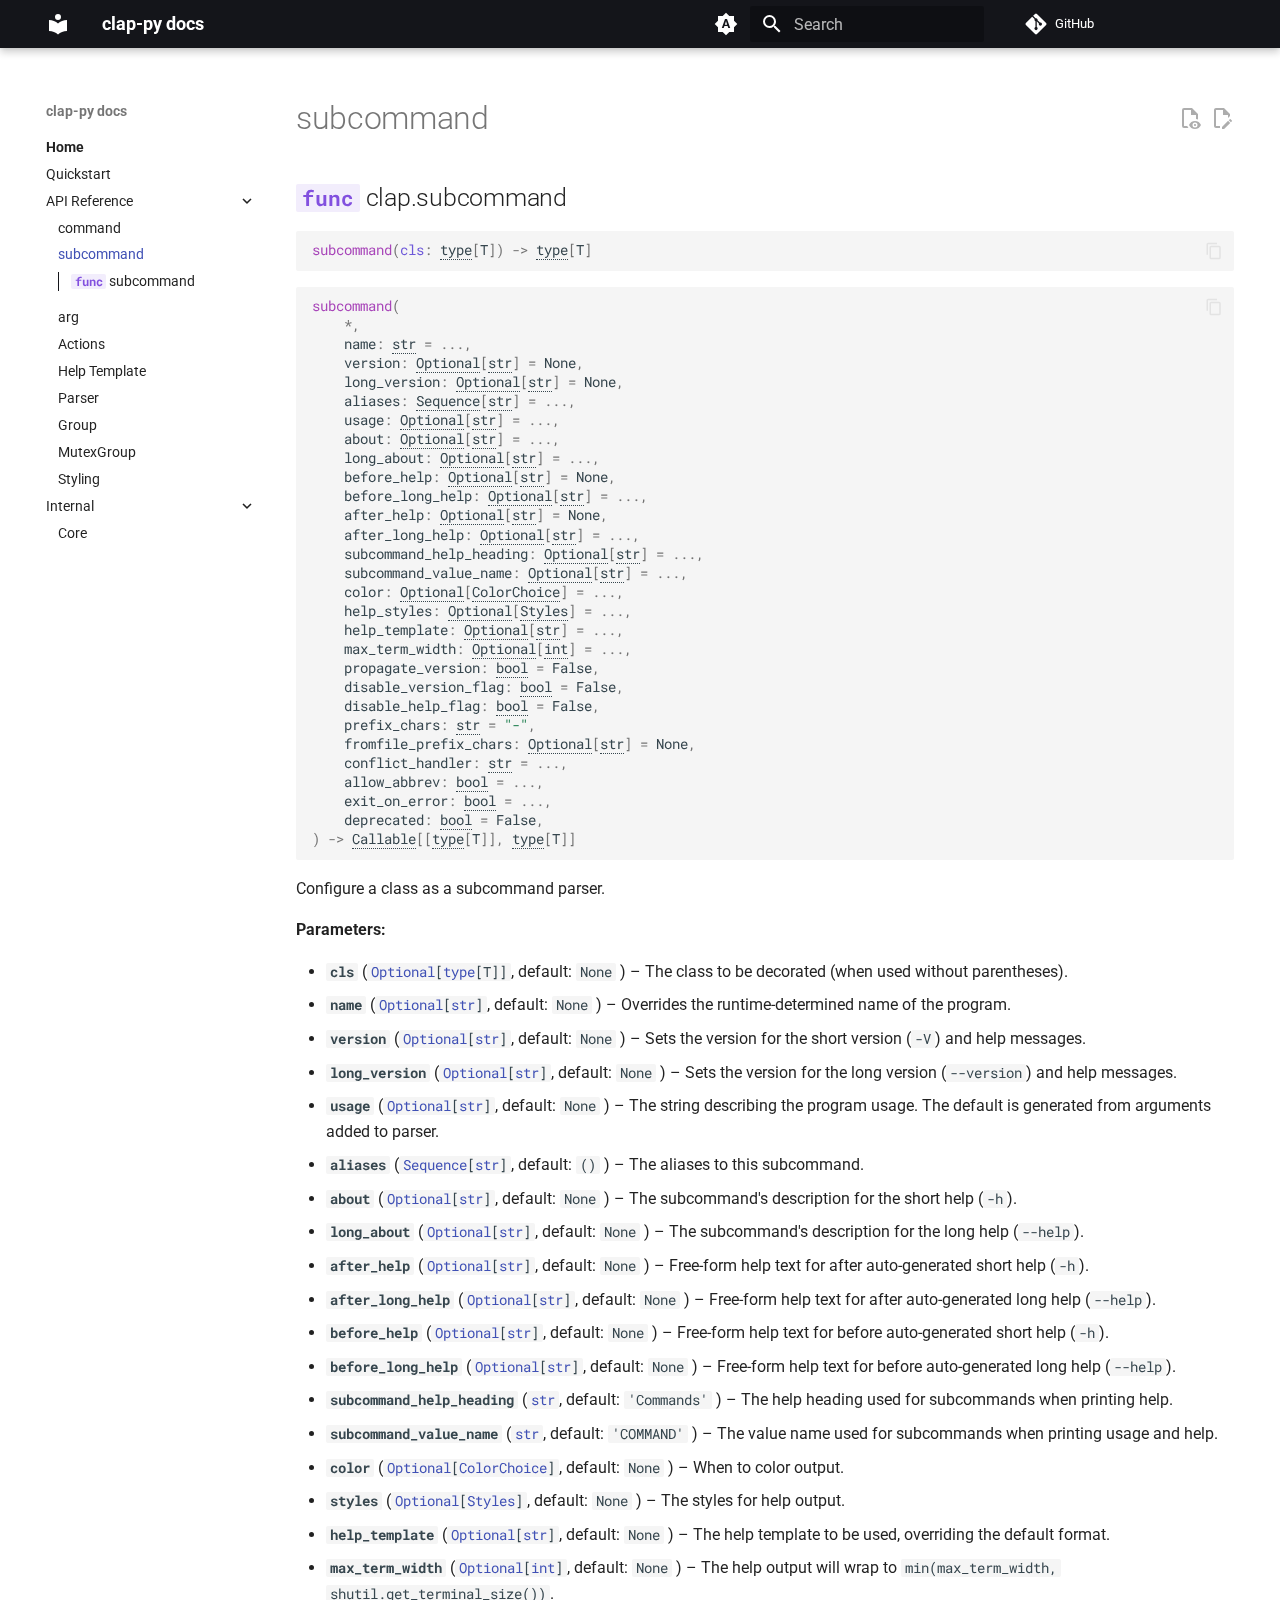
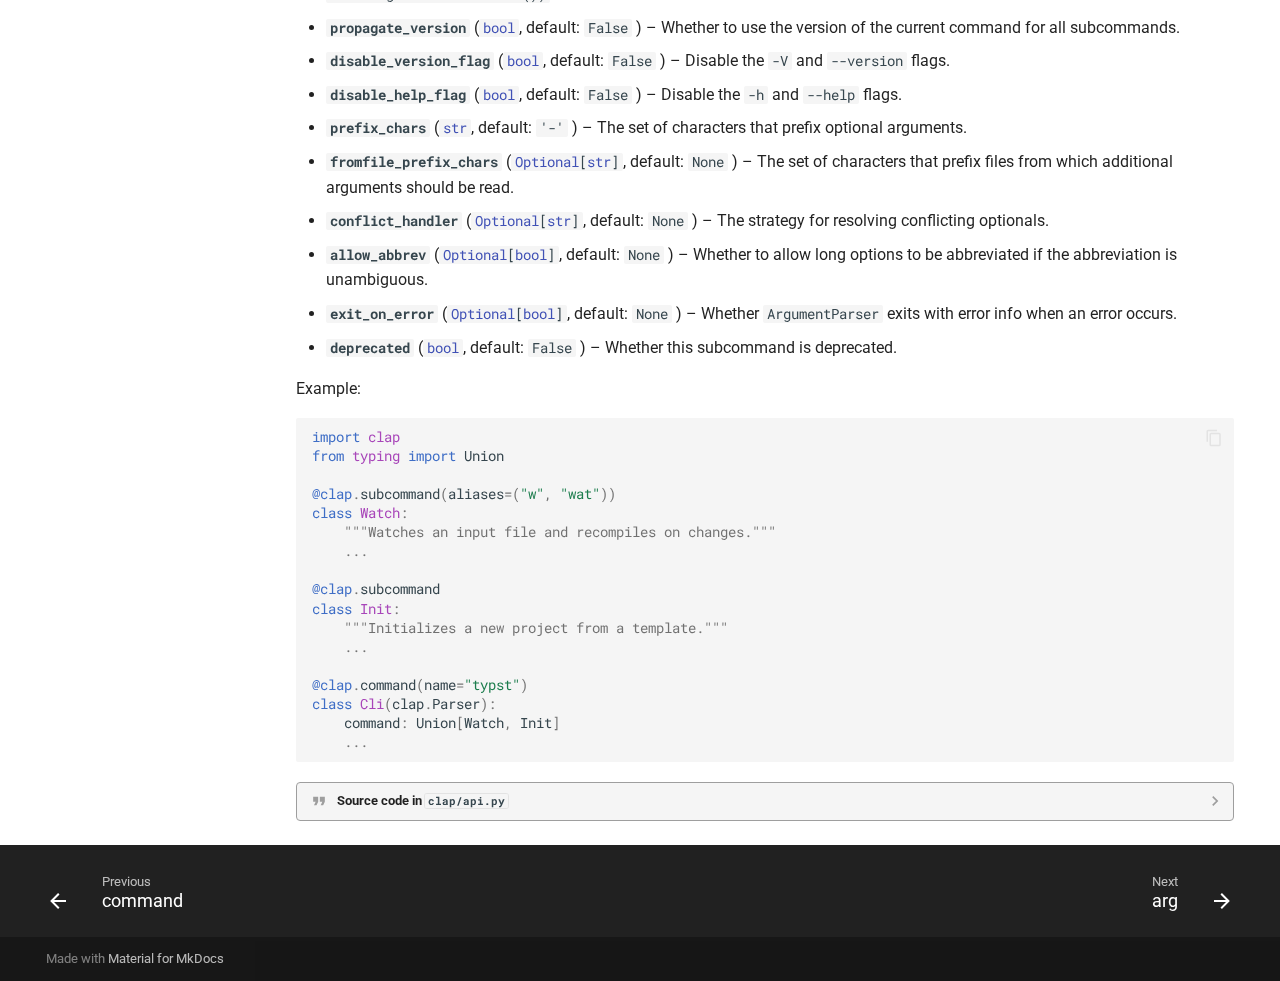
<file: subcommand/index.html>
<!doctype html>
<html lang="en" class="no-js">
  <head>
    
      <meta charset="utf-8">
      <meta name="viewport" content="width=device-width,initial-scale=1">
      
      
      
        <link rel="canonical" href="https://adityasz.github.io/clap-py/subcommand/">
      
      
        <link rel="prev" href="../command/">
      
      
        <link rel="next" href="../arg/">
      
      
      <link rel="icon" href="../assets/images/favicon.png">
      <meta name="generator" content="mkdocs-1.6.1, mkdocs-material-9.6.14">
    
    
      
        <title>subcommand - clap-py docs</title>
      
    
    
      <link rel="stylesheet" href="../assets/stylesheets/main.342714a4.min.css">
      
        
        <link rel="stylesheet" href="../assets/stylesheets/palette.06af60db.min.css">
      
      


    
    
      
    
    
      
        
        
        <link rel="preconnect" href="https://fonts.gstatic.com" crossorigin>
        <link rel="stylesheet" href="https://fonts.googleapis.com/css?family=Roboto:300,300i,400,400i,700,700i%7CRoboto+Mono:400,400i,700,700i&display=fallback">
        <style>:root{--md-text-font:"Roboto";--md-code-font:"Roboto Mono"}</style>
      
    
    
      <link rel="stylesheet" href="../assets/_mkdocstrings.css">
    
      <link rel="stylesheet" href="../stylesheets/custom.css">
    
    <script>__md_scope=new URL("..",location),__md_hash=e=>[...e].reduce(((e,_)=>(e<<5)-e+_.charCodeAt(0)),0),__md_get=(e,_=localStorage,t=__md_scope)=>JSON.parse(_.getItem(t.pathname+"."+e)),__md_set=(e,_,t=localStorage,a=__md_scope)=>{try{t.setItem(a.pathname+"."+e,JSON.stringify(_))}catch(e){}}</script>
    
      

    
    
    
  </head>
  
  
    
    
      
    
    
    
    
    <body dir="ltr" data-md-color-scheme="default" data-md-color-primary="black" data-md-color-accent="lime">
  
    
    <input class="md-toggle" data-md-toggle="drawer" type="checkbox" id="__drawer" autocomplete="off">
    <input class="md-toggle" data-md-toggle="search" type="checkbox" id="__search" autocomplete="off">
    <label class="md-overlay" for="__drawer"></label>
    <div data-md-component="skip">
      
        
        <a href="#subcommand" class="md-skip">
          Skip to content
        </a>
      
    </div>
    <div data-md-component="announce">
      
    </div>
    
    
      

  

<header class="md-header md-header--shadow" data-md-component="header">
  <nav class="md-header__inner md-grid" aria-label="Header">
    <a href=".." title="clap-py docs" class="md-header__button md-logo" aria-label="clap-py docs" data-md-component="logo">
      
  
  <svg xmlns="http://www.w3.org/2000/svg" viewBox="0 0 24 24"><path d="M12 8a3 3 0 0 0 3-3 3 3 0 0 0-3-3 3 3 0 0 0-3 3 3 3 0 0 0 3 3m0 3.54C9.64 9.35 6.5 8 3 8v11c3.5 0 6.64 1.35 9 3.54 2.36-2.19 5.5-3.54 9-3.54V8c-3.5 0-6.64 1.35-9 3.54"/></svg>

    </a>
    <label class="md-header__button md-icon" for="__drawer">
      
      <svg xmlns="http://www.w3.org/2000/svg" viewBox="0 0 24 24"><path d="M3 6h18v2H3zm0 5h18v2H3zm0 5h18v2H3z"/></svg>
    </label>
    <div class="md-header__title" data-md-component="header-title">
      <div class="md-header__ellipsis">
        <div class="md-header__topic">
          <span class="md-ellipsis">
            clap-py docs
          </span>
        </div>
        <div class="md-header__topic" data-md-component="header-topic">
          <span class="md-ellipsis">
            
              subcommand
            
          </span>
        </div>
      </div>
    </div>
    
      
        <form class="md-header__option" data-md-component="palette">
  
    
    
    
    <input class="md-option" data-md-color-media="(prefers-color-scheme)" data-md-color-scheme="default" data-md-color-primary="black" data-md-color-accent="lime"  aria-label="Switch to light mode"  type="radio" name="__palette" id="__palette_0">
    
      <label class="md-header__button md-icon" title="Switch to light mode" for="__palette_1" hidden>
        <svg xmlns="http://www.w3.org/2000/svg" viewBox="0 0 24 24"><path d="m14.3 16-.7-2h-3.2l-.7 2H7.8L11 7h2l3.2 9zM20 8.69V4h-4.69L12 .69 8.69 4H4v4.69L.69 12 4 15.31V20h4.69L12 23.31 15.31 20H20v-4.69L23.31 12zm-9.15 3.96h2.3L12 9z"/></svg>
      </label>
    
  
    
    
    
    <input class="md-option" data-md-color-media="(prefers-color-scheme: light)" data-md-color-scheme="default" data-md-color-primary="black" data-md-color-accent="lime"  aria-label="Switch to dark mode"  type="radio" name="__palette" id="__palette_1">
    
      <label class="md-header__button md-icon" title="Switch to dark mode" for="__palette_2" hidden>
        <svg xmlns="http://www.w3.org/2000/svg" viewBox="0 0 24 24"><path d="M12 8a4 4 0 0 0-4 4 4 4 0 0 0 4 4 4 4 0 0 0 4-4 4 4 0 0 0-4-4m0 10a6 6 0 0 1-6-6 6 6 0 0 1 6-6 6 6 0 0 1 6 6 6 6 0 0 1-6 6m8-9.31V4h-4.69L12 .69 8.69 4H4v4.69L.69 12 4 15.31V20h4.69L12 23.31 15.31 20H20v-4.69L23.31 12z"/></svg>
      </label>
    
  
    
    
    
    <input class="md-option" data-md-color-media="(prefers-color-scheme: dark)" data-md-color-scheme="slate" data-md-color-primary="black" data-md-color-accent="lime"  aria-label="Switch to system preference"  type="radio" name="__palette" id="__palette_2">
    
      <label class="md-header__button md-icon" title="Switch to system preference" for="__palette_0" hidden>
        <svg xmlns="http://www.w3.org/2000/svg" viewBox="0 0 24 24"><path d="M12 18c-.89 0-1.74-.2-2.5-.55C11.56 16.5 13 14.42 13 12s-1.44-4.5-3.5-5.45C10.26 6.2 11.11 6 12 6a6 6 0 0 1 6 6 6 6 0 0 1-6 6m8-9.31V4h-4.69L12 .69 8.69 4H4v4.69L.69 12 4 15.31V20h4.69L12 23.31 15.31 20H20v-4.69L23.31 12z"/></svg>
      </label>
    
  
</form>
      
    
    
      <script>var palette=__md_get("__palette");if(palette&&palette.color){if("(prefers-color-scheme)"===palette.color.media){var media=matchMedia("(prefers-color-scheme: light)"),input=document.querySelector(media.matches?"[data-md-color-media='(prefers-color-scheme: light)']":"[data-md-color-media='(prefers-color-scheme: dark)']");palette.color.media=input.getAttribute("data-md-color-media"),palette.color.scheme=input.getAttribute("data-md-color-scheme"),palette.color.primary=input.getAttribute("data-md-color-primary"),palette.color.accent=input.getAttribute("data-md-color-accent")}for(var[key,value]of Object.entries(palette.color))document.body.setAttribute("data-md-color-"+key,value)}</script>
    
    
    
      
      
        <label class="md-header__button md-icon" for="__search">
          
          <svg xmlns="http://www.w3.org/2000/svg" viewBox="0 0 24 24"><path d="M9.5 3A6.5 6.5 0 0 1 16 9.5c0 1.61-.59 3.09-1.56 4.23l.27.27h.79l5 5-1.5 1.5-5-5v-.79l-.27-.27A6.52 6.52 0 0 1 9.5 16 6.5 6.5 0 0 1 3 9.5 6.5 6.5 0 0 1 9.5 3m0 2C7 5 5 7 5 9.5S7 14 9.5 14 14 12 14 9.5 12 5 9.5 5"/></svg>
        </label>
        <div class="md-search" data-md-component="search" role="dialog">
  <label class="md-search__overlay" for="__search"></label>
  <div class="md-search__inner" role="search">
    <form class="md-search__form" name="search">
      <input type="text" class="md-search__input" name="query" aria-label="Search" placeholder="Search" autocapitalize="off" autocorrect="off" autocomplete="off" spellcheck="false" data-md-component="search-query" required>
      <label class="md-search__icon md-icon" for="__search">
        
        <svg xmlns="http://www.w3.org/2000/svg" viewBox="0 0 24 24"><path d="M9.5 3A6.5 6.5 0 0 1 16 9.5c0 1.61-.59 3.09-1.56 4.23l.27.27h.79l5 5-1.5 1.5-5-5v-.79l-.27-.27A6.52 6.52 0 0 1 9.5 16 6.5 6.5 0 0 1 3 9.5 6.5 6.5 0 0 1 9.5 3m0 2C7 5 5 7 5 9.5S7 14 9.5 14 14 12 14 9.5 12 5 9.5 5"/></svg>
        
        <svg xmlns="http://www.w3.org/2000/svg" viewBox="0 0 24 24"><path d="M20 11v2H8l5.5 5.5-1.42 1.42L4.16 12l7.92-7.92L13.5 5.5 8 11z"/></svg>
      </label>
      <nav class="md-search__options" aria-label="Search">
        
        <button type="reset" class="md-search__icon md-icon" title="Clear" aria-label="Clear" tabindex="-1">
          
          <svg xmlns="http://www.w3.org/2000/svg" viewBox="0 0 24 24"><path d="M19 6.41 17.59 5 12 10.59 6.41 5 5 6.41 10.59 12 5 17.59 6.41 19 12 13.41 17.59 19 19 17.59 13.41 12z"/></svg>
        </button>
      </nav>
      
        <div class="md-search__suggest" data-md-component="search-suggest"></div>
      
    </form>
    <div class="md-search__output">
      <div class="md-search__scrollwrap" tabindex="0" data-md-scrollfix>
        <div class="md-search-result" data-md-component="search-result">
          <div class="md-search-result__meta">
            Initializing search
          </div>
          <ol class="md-search-result__list" role="presentation"></ol>
        </div>
      </div>
    </div>
  </div>
</div>
      
    
    
      <div class="md-header__source">
        <a href="https://github.com/adityasz/clap-py" title="Go to repository" class="md-source" data-md-component="source">
  <div class="md-source__icon md-icon">
    
    <svg xmlns="http://www.w3.org/2000/svg" viewBox="0 0 448 512"><!--! Font Awesome Free 6.7.2 by @fontawesome - https://fontawesome.com License - https://fontawesome.com/license/free (Icons: CC BY 4.0, Fonts: SIL OFL 1.1, Code: MIT License) Copyright 2024 Fonticons, Inc.--><path d="M439.55 236.05 244 40.45a28.87 28.87 0 0 0-40.81 0l-40.66 40.63 51.52 51.52c27.06-9.14 52.68 16.77 43.39 43.68l49.66 49.66c34.23-11.8 61.18 31 35.47 56.69-26.49 26.49-70.21-2.87-56-37.34L240.22 199v121.85c25.3 12.54 22.26 41.85 9.08 55a34.34 34.34 0 0 1-48.55 0c-17.57-17.6-11.07-46.91 11.25-56v-123c-20.8-8.51-24.6-30.74-18.64-45L142.57 101 8.45 235.14a28.86 28.86 0 0 0 0 40.81l195.61 195.6a28.86 28.86 0 0 0 40.8 0l194.69-194.69a28.86 28.86 0 0 0 0-40.81"/></svg>
  </div>
  <div class="md-source__repository">
    GitHub
  </div>
</a>
      </div>
    
  </nav>
  
</header>
    
    <div class="md-container" data-md-component="container">
      
      
        
          
        
      
      <main class="md-main" data-md-component="main">
        <div class="md-main__inner md-grid">
          
            
              
              <div class="md-sidebar md-sidebar--primary" data-md-component="sidebar" data-md-type="navigation" >
                <div class="md-sidebar__scrollwrap">
                  <div class="md-sidebar__inner">
                    



  

<nav class="md-nav md-nav--primary md-nav--integrated" aria-label="Navigation" data-md-level="0">
  <label class="md-nav__title" for="__drawer">
    <a href=".." title="clap-py docs" class="md-nav__button md-logo" aria-label="clap-py docs" data-md-component="logo">
      
  
  <svg xmlns="http://www.w3.org/2000/svg" viewBox="0 0 24 24"><path d="M12 8a3 3 0 0 0 3-3 3 3 0 0 0-3-3 3 3 0 0 0-3 3 3 3 0 0 0 3 3m0 3.54C9.64 9.35 6.5 8 3 8v11c3.5 0 6.64 1.35 9 3.54 2.36-2.19 5.5-3.54 9-3.54V8c-3.5 0-6.64 1.35-9 3.54"/></svg>

    </a>
    clap-py docs
  </label>
  
    <div class="md-nav__source">
      <a href="https://github.com/adityasz/clap-py" title="Go to repository" class="md-source" data-md-component="source">
  <div class="md-source__icon md-icon">
    
    <svg xmlns="http://www.w3.org/2000/svg" viewBox="0 0 448 512"><!--! Font Awesome Free 6.7.2 by @fontawesome - https://fontawesome.com License - https://fontawesome.com/license/free (Icons: CC BY 4.0, Fonts: SIL OFL 1.1, Code: MIT License) Copyright 2024 Fonticons, Inc.--><path d="M439.55 236.05 244 40.45a28.87 28.87 0 0 0-40.81 0l-40.66 40.63 51.52 51.52c27.06-9.14 52.68 16.77 43.39 43.68l49.66 49.66c34.23-11.8 61.18 31 35.47 56.69-26.49 26.49-70.21-2.87-56-37.34L240.22 199v121.85c25.3 12.54 22.26 41.85 9.08 55a34.34 34.34 0 0 1-48.55 0c-17.57-17.6-11.07-46.91 11.25-56v-123c-20.8-8.51-24.6-30.74-18.64-45L142.57 101 8.45 235.14a28.86 28.86 0 0 0 0 40.81l195.61 195.6a28.86 28.86 0 0 0 40.8 0l194.69-194.69a28.86 28.86 0 0 0 0-40.81"/></svg>
  </div>
  <div class="md-source__repository">
    GitHub
  </div>
</a>
    </div>
  
  <ul class="md-nav__list" data-md-scrollfix>
    
      
      
  
  
    
  
  
  
    
    
      
        
          
        
      
        
      
        
      
        
      
    
    
    
      
        
        
      
    
    
    <li class="md-nav__item md-nav__item--active md-nav__item--section md-nav__item--nested">
      
        
        
        <input class="md-nav__toggle md-toggle " type="checkbox" id="__nav_1" checked>
        
          
          <div class="md-nav__link md-nav__container">
            <a href=".." class="md-nav__link ">
              
  
  
  <span class="md-ellipsis">
    Home
    
  </span>
  

            </a>
            
              
              <label class="md-nav__link " for="__nav_1" id="__nav_1_label" tabindex="">
                <span class="md-nav__icon md-icon"></span>
              </label>
            
          </div>
        
        <nav class="md-nav" data-md-level="1" aria-labelledby="__nav_1_label" aria-expanded="true">
          <label class="md-nav__title" for="__nav_1">
            <span class="md-nav__icon md-icon"></span>
            Home
          </label>
          <ul class="md-nav__list" data-md-scrollfix>
            
              
            
              
                
  
  
  
  
    <li class="md-nav__item">
      <a href="../quickstart/" class="md-nav__link">
        
  
  
  <span class="md-ellipsis">
    Quickstart
    
  </span>
  

      </a>
    </li>
  

              
            
              
                
  
  
    
  
  
  
    
    
      
        
      
        
      
        
      
        
      
        
      
        
      
        
      
        
      
        
      
    
    
    
      
    
    
    <li class="md-nav__item md-nav__item--active md-nav__item--nested">
      
        
        
        <input class="md-nav__toggle md-toggle " type="checkbox" id="__nav_1_3" checked>
        
          
          <label class="md-nav__link" for="__nav_1_3" id="__nav_1_3_label" tabindex="0">
            
  
  
  <span class="md-ellipsis">
    API Reference
    
  </span>
  

            <span class="md-nav__icon md-icon"></span>
          </label>
        
        <nav class="md-nav" data-md-level="2" aria-labelledby="__nav_1_3_label" aria-expanded="true">
          <label class="md-nav__title" for="__nav_1_3">
            <span class="md-nav__icon md-icon"></span>
            API Reference
          </label>
          <ul class="md-nav__list" data-md-scrollfix>
            
              
                
  
  
  
  
    <li class="md-nav__item">
      <a href="../command/" class="md-nav__link">
        
  
  
  <span class="md-ellipsis">
    command
    
  </span>
  

      </a>
    </li>
  

              
            
              
                
  
  
    
  
  
  
    <li class="md-nav__item md-nav__item--active">
      
      <input class="md-nav__toggle md-toggle" type="checkbox" id="__toc">
      
      
        
      
      
        <label class="md-nav__link md-nav__link--active" for="__toc">
          
  
  
  <span class="md-ellipsis">
    subcommand
    
  </span>
  

          <span class="md-nav__icon md-icon"></span>
        </label>
      
      <a href="./" class="md-nav__link md-nav__link--active">
        
  
  
  <span class="md-ellipsis">
    subcommand
    
  </span>
  

      </a>
      
        

<nav class="md-nav md-nav--secondary" aria-label="Table of contents">
  
  
  
    
  
  
    <label class="md-nav__title" for="__toc">
      <span class="md-nav__icon md-icon"></span>
      Table of contents
    </label>
    <ul class="md-nav__list" data-md-component="toc" data-md-scrollfix>
      
        <li class="md-nav__item">
  <a href="#clap.subcommand" class="md-nav__link">
    <span class="md-ellipsis">
      <code class="doc-symbol doc-symbol-toc doc-symbol-function"></code>&nbsp;subcommand
    </span>
  </a>
  
</li>
      
    </ul>
  
</nav>
      
    </li>
  

              
            
              
                
  
  
  
  
    <li class="md-nav__item">
      <a href="../arg/" class="md-nav__link">
        
  
  
  <span class="md-ellipsis">
    arg
    
  </span>
  

      </a>
    </li>
  

              
            
              
                
  
  
  
  
    <li class="md-nav__item">
      <a href="../actions/" class="md-nav__link">
        
  
  
  <span class="md-ellipsis">
    Actions
    
  </span>
  

      </a>
    </li>
  

              
            
              
                
  
  
  
  
    <li class="md-nav__item">
      <a href="../help/" class="md-nav__link">
        
  
  
  <span class="md-ellipsis">
    Help Template
    
  </span>
  

      </a>
    </li>
  

              
            
              
                
  
  
  
  
    <li class="md-nav__item">
      <a href="../parser/" class="md-nav__link">
        
  
  
  <span class="md-ellipsis">
    Parser
    
  </span>
  

      </a>
    </li>
  

              
            
              
                
  
  
  
  
    <li class="md-nav__item">
      <a href="../group/" class="md-nav__link">
        
  
  
  <span class="md-ellipsis">
    Group
    
  </span>
  

      </a>
    </li>
  

              
            
              
                
  
  
  
  
    <li class="md-nav__item">
      <a href="../mutex_group/" class="md-nav__link">
        
  
  
  <span class="md-ellipsis">
    MutexGroup
    
  </span>
  

      </a>
    </li>
  

              
            
              
                
  
  
  
  
    <li class="md-nav__item">
      <a href="../styling/" class="md-nav__link">
        
  
  
  <span class="md-ellipsis">
    Styling
    
  </span>
  

      </a>
    </li>
  

              
            
          </ul>
        </nav>
      
    </li>
  

              
            
              
                
  
  
  
  
    
    
      
        
      
    
    
    
      
    
    
    <li class="md-nav__item md-nav__item--nested">
      
        
        
          
        
        <input class="md-nav__toggle md-toggle md-toggle--indeterminate" type="checkbox" id="__nav_1_4" >
        
          
          <label class="md-nav__link" for="__nav_1_4" id="__nav_1_4_label" tabindex="0">
            
  
  
  <span class="md-ellipsis">
    Internal
    
  </span>
  

            <span class="md-nav__icon md-icon"></span>
          </label>
        
        <nav class="md-nav" data-md-level="2" aria-labelledby="__nav_1_4_label" aria-expanded="false">
          <label class="md-nav__title" for="__nav_1_4">
            <span class="md-nav__icon md-icon"></span>
            Internal
          </label>
          <ul class="md-nav__list" data-md-scrollfix>
            
              
                
  
  
  
  
    <li class="md-nav__item">
      <a href="../core/" class="md-nav__link">
        
  
  
  <span class="md-ellipsis">
    Core
    
  </span>
  

      </a>
    </li>
  

              
            
          </ul>
        </nav>
      
    </li>
  

              
            
          </ul>
        </nav>
      
    </li>
  

    
  </ul>
</nav>
                  </div>
                </div>
              </div>
            
            
          
          
            <div class="md-content" data-md-component="content">
              <article class="md-content__inner md-typeset">
                
                  


  
    <a href="https://github.com/adityasz/clap-py/edit/master/docs/subcommand.md" title="Edit this page" class="md-content__button md-icon">
      
      <svg xmlns="http://www.w3.org/2000/svg" viewBox="0 0 24 24"><path d="M10 20H6V4h7v5h5v3.1l2-2V8l-6-6H6c-1.1 0-2 .9-2 2v16c0 1.1.9 2 2 2h4zm10.2-7c.1 0 .3.1.4.2l1.3 1.3c.2.2.2.6 0 .8l-1 1-2.1-2.1 1-1c.1-.1.2-.2.4-.2m0 3.9L14.1 23H12v-2.1l6.1-6.1z"/></svg>
    </a>
  
  
    
      
    
    <a href="https://github.com/adityasz/clap-py/raw/master/docs/subcommand.md" title="View source of this page" class="md-content__button md-icon">
      
      <svg xmlns="http://www.w3.org/2000/svg" viewBox="0 0 24 24"><path d="M17 18c.56 0 1 .44 1 1s-.44 1-1 1-1-.44-1-1 .44-1 1-1m0-3c-2.73 0-5.06 1.66-6 4 .94 2.34 3.27 4 6 4s5.06-1.66 6-4c-.94-2.34-3.27-4-6-4m0 6.5a2.5 2.5 0 0 1-2.5-2.5 2.5 2.5 0 0 1 2.5-2.5 2.5 2.5 0 0 1 2.5 2.5 2.5 2.5 0 0 1-2.5 2.5M9.27 20H6V4h7v5h5v4.07c.7.08 1.36.25 2 .49V8l-6-6H6a2 2 0 0 0-2 2v16a2 2 0 0 0 2 2h4.5a8.2 8.2 0 0 1-1.23-2"/></svg>
    </a>
  


<h1 id="subcommand">subcommand</h1>


<div class="doc doc-object doc-function">


<h2 id="clap.subcommand" class="doc doc-heading">
<code class="doc-symbol doc-symbol-heading doc-symbol-function"></code>            <span class="doc doc-object-name doc-function-name">clap.subcommand</span>


</h2>
          <div class="doc-overloads">
<div class="doc-signature highlight"><pre><span></span><code><span class="nf">subcommand</span><span class="p">(</span><span class="bp">cls</span><span class="p">:</span> <span class="n"><a class="autorefs autorefs-external" href="https://docs.python.org/3/library/functions.html#type">type</a></span><span class="p">[</span><span class="n"><span title="clap.T">T</span></span><span class="p">])</span> <span class="o">-&gt;</span> <span class="n"><a class="autorefs autorefs-external" href="https://docs.python.org/3/library/functions.html#type">type</a></span><span class="p">[</span><span class="n"><span title="clap.T">T</span></span><span class="p">]</span>
</code></pre></div><div class="doc-signature highlight"><pre><span></span><code><span class="nf">subcommand</span><span class="p">(</span>
    <span class="o">*</span><span class="p">,</span>
    <span class="n">name</span><span class="p">:</span> <span class="n"><a class="autorefs autorefs-external" href="https://docs.python.org/3/library/stdtypes.html#str">str</a></span> <span class="o">=</span> <span class="o">...</span><span class="p">,</span>
    <span class="n">version</span><span class="p">:</span> <span class="n"><a class="autorefs autorefs-external" title="&lt;code&gt;typing.Optional&lt;/code&gt;" href="https://docs.python.org/3/library/typing.html#typing.Optional">Optional</a></span><span class="p">[</span><span class="n"><a class="autorefs autorefs-external" href="https://docs.python.org/3/library/stdtypes.html#str">str</a></span><span class="p">]</span> <span class="o">=</span> <span class="kc">None</span><span class="p">,</span>
    <span class="n">long_version</span><span class="p">:</span> <span class="n"><a class="autorefs autorefs-external" title="&lt;code&gt;typing.Optional&lt;/code&gt;" href="https://docs.python.org/3/library/typing.html#typing.Optional">Optional</a></span><span class="p">[</span><span class="n"><a class="autorefs autorefs-external" href="https://docs.python.org/3/library/stdtypes.html#str">str</a></span><span class="p">]</span> <span class="o">=</span> <span class="kc">None</span><span class="p">,</span>
    <span class="n">aliases</span><span class="p">:</span> <span class="n"><a class="autorefs autorefs-external" title="&lt;code&gt;collections.abc.Sequence&lt;/code&gt;" href="https://docs.python.org/3/library/collections.abc.html#collections.abc.Sequence">Sequence</a></span><span class="p">[</span><span class="n"><a class="autorefs autorefs-external" href="https://docs.python.org/3/library/stdtypes.html#str">str</a></span><span class="p">]</span> <span class="o">=</span> <span class="o">...</span><span class="p">,</span>
    <span class="n">usage</span><span class="p">:</span> <span class="n"><a class="autorefs autorefs-external" title="&lt;code&gt;typing.Optional&lt;/code&gt;" href="https://docs.python.org/3/library/typing.html#typing.Optional">Optional</a></span><span class="p">[</span><span class="n"><a class="autorefs autorefs-external" href="https://docs.python.org/3/library/stdtypes.html#str">str</a></span><span class="p">]</span> <span class="o">=</span> <span class="o">...</span><span class="p">,</span>
    <span class="n">about</span><span class="p">:</span> <span class="n"><a class="autorefs autorefs-external" title="&lt;code&gt;typing.Optional&lt;/code&gt;" href="https://docs.python.org/3/library/typing.html#typing.Optional">Optional</a></span><span class="p">[</span><span class="n"><a class="autorefs autorefs-external" href="https://docs.python.org/3/library/stdtypes.html#str">str</a></span><span class="p">]</span> <span class="o">=</span> <span class="o">...</span><span class="p">,</span>
    <span class="n">long_about</span><span class="p">:</span> <span class="n"><a class="autorefs autorefs-external" title="&lt;code&gt;typing.Optional&lt;/code&gt;" href="https://docs.python.org/3/library/typing.html#typing.Optional">Optional</a></span><span class="p">[</span><span class="n"><a class="autorefs autorefs-external" href="https://docs.python.org/3/library/stdtypes.html#str">str</a></span><span class="p">]</span> <span class="o">=</span> <span class="o">...</span><span class="p">,</span>
    <span class="n">before_help</span><span class="p">:</span> <span class="n"><a class="autorefs autorefs-external" title="&lt;code&gt;typing.Optional&lt;/code&gt;" href="https://docs.python.org/3/library/typing.html#typing.Optional">Optional</a></span><span class="p">[</span><span class="n"><a class="autorefs autorefs-external" href="https://docs.python.org/3/library/stdtypes.html#str">str</a></span><span class="p">]</span> <span class="o">=</span> <span class="kc">None</span><span class="p">,</span>
    <span class="n">before_long_help</span><span class="p">:</span> <span class="n"><a class="autorefs autorefs-external" title="&lt;code&gt;typing.Optional&lt;/code&gt;" href="https://docs.python.org/3/library/typing.html#typing.Optional">Optional</a></span><span class="p">[</span><span class="n"><a class="autorefs autorefs-external" href="https://docs.python.org/3/library/stdtypes.html#str">str</a></span><span class="p">]</span> <span class="o">=</span> <span class="o">...</span><span class="p">,</span>
    <span class="n">after_help</span><span class="p">:</span> <span class="n"><a class="autorefs autorefs-external" title="&lt;code&gt;typing.Optional&lt;/code&gt;" href="https://docs.python.org/3/library/typing.html#typing.Optional">Optional</a></span><span class="p">[</span><span class="n"><a class="autorefs autorefs-external" href="https://docs.python.org/3/library/stdtypes.html#str">str</a></span><span class="p">]</span> <span class="o">=</span> <span class="kc">None</span><span class="p">,</span>
    <span class="n">after_long_help</span><span class="p">:</span> <span class="n"><a class="autorefs autorefs-external" title="&lt;code&gt;typing.Optional&lt;/code&gt;" href="https://docs.python.org/3/library/typing.html#typing.Optional">Optional</a></span><span class="p">[</span><span class="n"><a class="autorefs autorefs-external" href="https://docs.python.org/3/library/stdtypes.html#str">str</a></span><span class="p">]</span> <span class="o">=</span> <span class="o">...</span><span class="p">,</span>
    <span class="n">subcommand_help_heading</span><span class="p">:</span> <span class="n"><a class="autorefs autorefs-external" title="&lt;code&gt;typing.Optional&lt;/code&gt;" href="https://docs.python.org/3/library/typing.html#typing.Optional">Optional</a></span><span class="p">[</span><span class="n"><a class="autorefs autorefs-external" href="https://docs.python.org/3/library/stdtypes.html#str">str</a></span><span class="p">]</span> <span class="o">=</span> <span class="o">...</span><span class="p">,</span>
    <span class="n">subcommand_value_name</span><span class="p">:</span> <span class="n"><a class="autorefs autorefs-external" title="&lt;code&gt;typing.Optional&lt;/code&gt;" href="https://docs.python.org/3/library/typing.html#typing.Optional">Optional</a></span><span class="p">[</span><span class="n"><a class="autorefs autorefs-external" href="https://docs.python.org/3/library/stdtypes.html#str">str</a></span><span class="p">]</span> <span class="o">=</span> <span class="o">...</span><span class="p">,</span>
    <span class="n">color</span><span class="p">:</span> <span class="n"><a class="autorefs autorefs-external" title="&lt;code&gt;typing.Optional&lt;/code&gt;" href="https://docs.python.org/3/library/typing.html#typing.Optional">Optional</a></span><span class="p">[</span><span class="n"><a class="autorefs autorefs-internal" title="&lt;code class=&quot;doc-symbol doc-symbol-heading doc-symbol-class&quot;&gt;&lt;/code&gt;            &lt;span class=&quot;doc doc-object-name doc-class-name&quot;&gt;clap.styling.ColorChoice&lt;/span&gt;" href="../styling/#clap.styling.ColorChoice">ColorChoice</a></span><span class="p">]</span> <span class="o">=</span> <span class="o">...</span><span class="p">,</span>
    <span class="n">help_styles</span><span class="p">:</span> <span class="n"><a class="autorefs autorefs-external" title="&lt;code&gt;typing.Optional&lt;/code&gt;" href="https://docs.python.org/3/library/typing.html#typing.Optional">Optional</a></span><span class="p">[</span><span class="n"><a class="autorefs autorefs-internal" title="&lt;code class=&quot;doc-symbol doc-symbol-heading doc-symbol-class&quot;&gt;&lt;/code&gt;            &lt;span class=&quot;doc doc-object-name doc-class-name&quot;&gt;clap.styling.Styles&lt;/span&gt;" href="../styling/#clap.styling.Styles">Styles</a></span><span class="p">]</span> <span class="o">=</span> <span class="o">...</span><span class="p">,</span>
    <span class="n">help_template</span><span class="p">:</span> <span class="n"><a class="autorefs autorefs-external" title="&lt;code&gt;typing.Optional&lt;/code&gt;" href="https://docs.python.org/3/library/typing.html#typing.Optional">Optional</a></span><span class="p">[</span><span class="n"><a class="autorefs autorefs-external" href="https://docs.python.org/3/library/stdtypes.html#str">str</a></span><span class="p">]</span> <span class="o">=</span> <span class="o">...</span><span class="p">,</span>
    <span class="n">max_term_width</span><span class="p">:</span> <span class="n"><a class="autorefs autorefs-external" title="&lt;code&gt;typing.Optional&lt;/code&gt;" href="https://docs.python.org/3/library/typing.html#typing.Optional">Optional</a></span><span class="p">[</span><span class="n"><a class="autorefs autorefs-external" href="https://docs.python.org/3/library/functions.html#int">int</a></span><span class="p">]</span> <span class="o">=</span> <span class="o">...</span><span class="p">,</span>
    <span class="n">propagate_version</span><span class="p">:</span> <span class="n"><a class="autorefs autorefs-external" href="https://docs.python.org/3/library/functions.html#bool">bool</a></span> <span class="o">=</span> <span class="kc">False</span><span class="p">,</span>
    <span class="n">disable_version_flag</span><span class="p">:</span> <span class="n"><a class="autorefs autorefs-external" href="https://docs.python.org/3/library/functions.html#bool">bool</a></span> <span class="o">=</span> <span class="kc">False</span><span class="p">,</span>
    <span class="n">disable_help_flag</span><span class="p">:</span> <span class="n"><a class="autorefs autorefs-external" href="https://docs.python.org/3/library/functions.html#bool">bool</a></span> <span class="o">=</span> <span class="kc">False</span><span class="p">,</span>
    <span class="n">prefix_chars</span><span class="p">:</span> <span class="n"><a class="autorefs autorefs-external" href="https://docs.python.org/3/library/stdtypes.html#str">str</a></span> <span class="o">=</span> <span class="s2">&quot;-&quot;</span><span class="p">,</span>
    <span class="n">fromfile_prefix_chars</span><span class="p">:</span> <span class="n"><a class="autorefs autorefs-external" title="&lt;code&gt;typing.Optional&lt;/code&gt;" href="https://docs.python.org/3/library/typing.html#typing.Optional">Optional</a></span><span class="p">[</span><span class="n"><a class="autorefs autorefs-external" href="https://docs.python.org/3/library/stdtypes.html#str">str</a></span><span class="p">]</span> <span class="o">=</span> <span class="kc">None</span><span class="p">,</span>
    <span class="n">conflict_handler</span><span class="p">:</span> <span class="n"><a class="autorefs autorefs-external" href="https://docs.python.org/3/library/stdtypes.html#str">str</a></span> <span class="o">=</span> <span class="o">...</span><span class="p">,</span>
    <span class="n">allow_abbrev</span><span class="p">:</span> <span class="n"><a class="autorefs autorefs-external" href="https://docs.python.org/3/library/functions.html#bool">bool</a></span> <span class="o">=</span> <span class="o">...</span><span class="p">,</span>
    <span class="n">exit_on_error</span><span class="p">:</span> <span class="n"><a class="autorefs autorefs-external" href="https://docs.python.org/3/library/functions.html#bool">bool</a></span> <span class="o">=</span> <span class="o">...</span><span class="p">,</span>
    <span class="n">deprecated</span><span class="p">:</span> <span class="n"><a class="autorefs autorefs-external" href="https://docs.python.org/3/library/functions.html#bool">bool</a></span> <span class="o">=</span> <span class="kc">False</span><span class="p">,</span>
<span class="p">)</span> <span class="o">-&gt;</span> <span class="n"><a class="autorefs autorefs-external" title="&lt;code&gt;collections.abc.Callable&lt;/code&gt;" href="https://docs.python.org/3/library/collections.abc.html#collections.abc.Callable">Callable</a></span><span class="p">[[</span><span class="n"><a class="autorefs autorefs-external" href="https://docs.python.org/3/library/functions.html#type">type</a></span><span class="p">[</span><span class="n"><span title="clap.T">T</span></span><span class="p">]],</span> <span class="n"><a class="autorefs autorefs-external" href="https://docs.python.org/3/library/functions.html#type">type</a></span><span class="p">[</span><span class="n"><span title="clap.T">T</span></span><span class="p">]]</span>
</code></pre></div>          </div>
<div class="doc-signature highlight"><pre><span></span><code><span class="nf">subcommand</span><span class="p">(</span>
    <span class="bp">cls</span><span class="p">:</span> <span class="n"><a class="autorefs autorefs-external" title="&lt;code&gt;typing.Optional&lt;/code&gt;" href="https://docs.python.org/3/library/typing.html#typing.Optional">Optional</a></span><span class="p">[</span><span class="n"><a class="autorefs autorefs-external" href="https://docs.python.org/3/library/functions.html#type">type</a></span><span class="p">[</span><span class="n"><span title="clap.T">T</span></span><span class="p">]]</span> <span class="o">=</span> <span class="kc">None</span><span class="p">,</span>
    <span class="o">/</span><span class="p">,</span>
    <span class="o">*</span><span class="p">,</span>
    <span class="n">name</span><span class="p">:</span> <span class="n"><a class="autorefs autorefs-external" title="&lt;code&gt;typing.Optional&lt;/code&gt;" href="https://docs.python.org/3/library/typing.html#typing.Optional">Optional</a></span><span class="p">[</span><span class="n"><a class="autorefs autorefs-external" href="https://docs.python.org/3/library/stdtypes.html#str">str</a></span><span class="p">]</span> <span class="o">=</span> <span class="kc">None</span><span class="p">,</span>
    <span class="n">version</span><span class="p">:</span> <span class="n"><a class="autorefs autorefs-external" title="&lt;code&gt;typing.Optional&lt;/code&gt;" href="https://docs.python.org/3/library/typing.html#typing.Optional">Optional</a></span><span class="p">[</span><span class="n"><a class="autorefs autorefs-external" href="https://docs.python.org/3/library/stdtypes.html#str">str</a></span><span class="p">]</span> <span class="o">=</span> <span class="kc">None</span><span class="p">,</span>
    <span class="n">long_version</span><span class="p">:</span> <span class="n"><a class="autorefs autorefs-external" title="&lt;code&gt;typing.Optional&lt;/code&gt;" href="https://docs.python.org/3/library/typing.html#typing.Optional">Optional</a></span><span class="p">[</span><span class="n"><a class="autorefs autorefs-external" href="https://docs.python.org/3/library/stdtypes.html#str">str</a></span><span class="p">]</span> <span class="o">=</span> <span class="kc">None</span><span class="p">,</span>
    <span class="n">usage</span><span class="p">:</span> <span class="n"><a class="autorefs autorefs-external" title="&lt;code&gt;typing.Optional&lt;/code&gt;" href="https://docs.python.org/3/library/typing.html#typing.Optional">Optional</a></span><span class="p">[</span><span class="n"><a class="autorefs autorefs-external" href="https://docs.python.org/3/library/stdtypes.html#str">str</a></span><span class="p">]</span> <span class="o">=</span> <span class="kc">None</span><span class="p">,</span>
    <span class="n">aliases</span><span class="p">:</span> <span class="n"><a class="autorefs autorefs-external" title="&lt;code&gt;collections.abc.Sequence&lt;/code&gt;" href="https://docs.python.org/3/library/collections.abc.html#collections.abc.Sequence">Sequence</a></span><span class="p">[</span><span class="n"><a class="autorefs autorefs-external" href="https://docs.python.org/3/library/stdtypes.html#str">str</a></span><span class="p">]</span> <span class="o">=</span> <span class="p">(),</span>
    <span class="n">about</span><span class="p">:</span> <span class="n"><a class="autorefs autorefs-external" title="&lt;code&gt;typing.Optional&lt;/code&gt;" href="https://docs.python.org/3/library/typing.html#typing.Optional">Optional</a></span><span class="p">[</span><span class="n"><a class="autorefs autorefs-external" href="https://docs.python.org/3/library/stdtypes.html#str">str</a></span><span class="p">]</span> <span class="o">=</span> <span class="kc">None</span><span class="p">,</span>
    <span class="n">long_about</span><span class="p">:</span> <span class="n"><a class="autorefs autorefs-external" title="&lt;code&gt;typing.Optional&lt;/code&gt;" href="https://docs.python.org/3/library/typing.html#typing.Optional">Optional</a></span><span class="p">[</span><span class="n"><a class="autorefs autorefs-external" href="https://docs.python.org/3/library/stdtypes.html#str">str</a></span><span class="p">]</span> <span class="o">=</span> <span class="kc">None</span><span class="p">,</span>
    <span class="n">before_help</span><span class="p">:</span> <span class="n"><a class="autorefs autorefs-external" title="&lt;code&gt;typing.Optional&lt;/code&gt;" href="https://docs.python.org/3/library/typing.html#typing.Optional">Optional</a></span><span class="p">[</span><span class="n"><a class="autorefs autorefs-external" href="https://docs.python.org/3/library/stdtypes.html#str">str</a></span><span class="p">]</span> <span class="o">=</span> <span class="kc">None</span><span class="p">,</span>
    <span class="n">before_long_help</span><span class="p">:</span> <span class="n"><a class="autorefs autorefs-external" title="&lt;code&gt;typing.Optional&lt;/code&gt;" href="https://docs.python.org/3/library/typing.html#typing.Optional">Optional</a></span><span class="p">[</span><span class="n"><a class="autorefs autorefs-external" href="https://docs.python.org/3/library/stdtypes.html#str">str</a></span><span class="p">]</span> <span class="o">=</span> <span class="kc">None</span><span class="p">,</span>
    <span class="n">after_help</span><span class="p">:</span> <span class="n"><a class="autorefs autorefs-external" title="&lt;code&gt;typing.Optional&lt;/code&gt;" href="https://docs.python.org/3/library/typing.html#typing.Optional">Optional</a></span><span class="p">[</span><span class="n"><a class="autorefs autorefs-external" href="https://docs.python.org/3/library/stdtypes.html#str">str</a></span><span class="p">]</span> <span class="o">=</span> <span class="kc">None</span><span class="p">,</span>
    <span class="n">after_long_help</span><span class="p">:</span> <span class="n"><a class="autorefs autorefs-external" title="&lt;code&gt;typing.Optional&lt;/code&gt;" href="https://docs.python.org/3/library/typing.html#typing.Optional">Optional</a></span><span class="p">[</span><span class="n"><a class="autorefs autorefs-external" href="https://docs.python.org/3/library/stdtypes.html#str">str</a></span><span class="p">]</span> <span class="o">=</span> <span class="kc">None</span><span class="p">,</span>
    <span class="n">subcommand_help_heading</span><span class="p">:</span> <span class="n"><a class="autorefs autorefs-external" href="https://docs.python.org/3/library/stdtypes.html#str">str</a></span> <span class="o">=</span> <span class="s2">&quot;Commands&quot;</span><span class="p">,</span>
    <span class="n">subcommand_value_name</span><span class="p">:</span> <span class="n"><a class="autorefs autorefs-external" href="https://docs.python.org/3/library/stdtypes.html#str">str</a></span> <span class="o">=</span> <span class="s2">&quot;COMMAND&quot;</span><span class="p">,</span>
    <span class="n">color</span><span class="p">:</span> <span class="n"><a class="autorefs autorefs-external" title="&lt;code&gt;typing.Optional&lt;/code&gt;" href="https://docs.python.org/3/library/typing.html#typing.Optional">Optional</a></span><span class="p">[</span><span class="n"><a class="autorefs autorefs-internal" title="&lt;code class=&quot;doc-symbol doc-symbol-heading doc-symbol-class&quot;&gt;&lt;/code&gt;            &lt;span class=&quot;doc doc-object-name doc-class-name&quot;&gt;clap.styling.ColorChoice&lt;/span&gt;" href="../styling/#clap.styling.ColorChoice">ColorChoice</a></span><span class="p">]</span> <span class="o">=</span> <span class="kc">None</span><span class="p">,</span>
    <span class="n">styles</span><span class="p">:</span> <span class="n"><a class="autorefs autorefs-external" title="&lt;code&gt;typing.Optional&lt;/code&gt;" href="https://docs.python.org/3/library/typing.html#typing.Optional">Optional</a></span><span class="p">[</span><span class="n"><a class="autorefs autorefs-internal" title="&lt;code class=&quot;doc-symbol doc-symbol-heading doc-symbol-class&quot;&gt;&lt;/code&gt;            &lt;span class=&quot;doc doc-object-name doc-class-name&quot;&gt;clap.styling.Styles&lt;/span&gt;" href="../styling/#clap.styling.Styles">Styles</a></span><span class="p">]</span> <span class="o">=</span> <span class="kc">None</span><span class="p">,</span>
    <span class="n">help_template</span><span class="p">:</span> <span class="n"><a class="autorefs autorefs-external" title="&lt;code&gt;typing.Optional&lt;/code&gt;" href="https://docs.python.org/3/library/typing.html#typing.Optional">Optional</a></span><span class="p">[</span><span class="n"><a class="autorefs autorefs-external" href="https://docs.python.org/3/library/stdtypes.html#str">str</a></span><span class="p">]</span> <span class="o">=</span> <span class="kc">None</span><span class="p">,</span>
    <span class="n">max_term_width</span><span class="p">:</span> <span class="n"><a class="autorefs autorefs-external" title="&lt;code&gt;typing.Optional&lt;/code&gt;" href="https://docs.python.org/3/library/typing.html#typing.Optional">Optional</a></span><span class="p">[</span><span class="n"><a class="autorefs autorefs-external" href="https://docs.python.org/3/library/functions.html#int">int</a></span><span class="p">]</span> <span class="o">=</span> <span class="kc">None</span><span class="p">,</span>
    <span class="n">propagate_version</span><span class="p">:</span> <span class="n"><a class="autorefs autorefs-external" href="https://docs.python.org/3/library/functions.html#bool">bool</a></span> <span class="o">=</span> <span class="kc">False</span><span class="p">,</span>
    <span class="n">disable_version_flag</span><span class="p">:</span> <span class="n"><a class="autorefs autorefs-external" href="https://docs.python.org/3/library/functions.html#bool">bool</a></span> <span class="o">=</span> <span class="kc">False</span><span class="p">,</span>
    <span class="n">disable_help_flag</span><span class="p">:</span> <span class="n"><a class="autorefs autorefs-external" href="https://docs.python.org/3/library/functions.html#bool">bool</a></span> <span class="o">=</span> <span class="kc">False</span><span class="p">,</span>
    <span class="n">prefix_chars</span><span class="p">:</span> <span class="n"><a class="autorefs autorefs-external" href="https://docs.python.org/3/library/stdtypes.html#str">str</a></span> <span class="o">=</span> <span class="s2">&quot;-&quot;</span><span class="p">,</span>
    <span class="n">fromfile_prefix_chars</span><span class="p">:</span> <span class="n"><a class="autorefs autorefs-external" title="&lt;code&gt;typing.Optional&lt;/code&gt;" href="https://docs.python.org/3/library/typing.html#typing.Optional">Optional</a></span><span class="p">[</span><span class="n"><a class="autorefs autorefs-external" href="https://docs.python.org/3/library/stdtypes.html#str">str</a></span><span class="p">]</span> <span class="o">=</span> <span class="kc">None</span><span class="p">,</span>
    <span class="n">conflict_handler</span><span class="p">:</span> <span class="n"><a class="autorefs autorefs-external" title="&lt;code&gt;typing.Optional&lt;/code&gt;" href="https://docs.python.org/3/library/typing.html#typing.Optional">Optional</a></span><span class="p">[</span><span class="n"><a class="autorefs autorefs-external" href="https://docs.python.org/3/library/stdtypes.html#str">str</a></span><span class="p">]</span> <span class="o">=</span> <span class="kc">None</span><span class="p">,</span>
    <span class="n">allow_abbrev</span><span class="p">:</span> <span class="n"><a class="autorefs autorefs-external" title="&lt;code&gt;typing.Optional&lt;/code&gt;" href="https://docs.python.org/3/library/typing.html#typing.Optional">Optional</a></span><span class="p">[</span><span class="n"><a class="autorefs autorefs-external" href="https://docs.python.org/3/library/functions.html#bool">bool</a></span><span class="p">]</span> <span class="o">=</span> <span class="kc">None</span><span class="p">,</span>
    <span class="n">exit_on_error</span><span class="p">:</span> <span class="n"><a class="autorefs autorefs-external" title="&lt;code&gt;typing.Optional&lt;/code&gt;" href="https://docs.python.org/3/library/typing.html#typing.Optional">Optional</a></span><span class="p">[</span><span class="n"><a class="autorefs autorefs-external" href="https://docs.python.org/3/library/functions.html#bool">bool</a></span><span class="p">]</span> <span class="o">=</span> <span class="kc">None</span><span class="p">,</span>
    <span class="n">deprecated</span><span class="p">:</span> <span class="n"><a class="autorefs autorefs-external" href="https://docs.python.org/3/library/functions.html#bool">bool</a></span> <span class="o">=</span> <span class="kc">False</span><span class="p">,</span>
<span class="p">)</span> <span class="o">-&gt;</span> <span class="n"><a class="autorefs autorefs-external" title="&lt;code&gt;typing.Union&lt;/code&gt;" href="https://docs.python.org/3/library/typing.html#typing.Union">Union</a></span><span class="p">[</span><span class="n"><a class="autorefs autorefs-external" href="https://docs.python.org/3/library/functions.html#type">type</a></span><span class="p">[</span><span class="n"><span title="clap.T">T</span></span><span class="p">],</span> <span class="n"><a class="autorefs autorefs-external" title="&lt;code&gt;collections.abc.Callable&lt;/code&gt;" href="https://docs.python.org/3/library/collections.abc.html#collections.abc.Callable">Callable</a></span><span class="p">[[</span><span class="n"><a class="autorefs autorefs-external" href="https://docs.python.org/3/library/functions.html#type">type</a></span><span class="p">[</span><span class="n"><span title="clap.T">T</span></span><span class="p">]],</span> <span class="n"><a class="autorefs autorefs-external" href="https://docs.python.org/3/library/functions.html#type">type</a></span><span class="p">[</span><span class="n"><span title="clap.T">T</span></span><span class="p">]]]</span>
</code></pre></div>

    <div class="doc doc-contents first">

        <p>Configure a class as a subcommand parser.</p>


<p><span class="doc-section-title">Parameters:</span></p>
    <ul>
        <li class="doc-section-item field-body">
            <b><code>cls</code></b>
              (<code><a class="autorefs autorefs-external" title="&lt;code&gt;typing.Optional&lt;/code&gt;" href="https://docs.python.org/3/library/typing.html#typing.Optional">Optional</a>[<a class="autorefs autorefs-external" href="https://docs.python.org/3/library/functions.html#type">type</a>[<span title="clap.T">T</span>]]</code>, default:
                  <code>None</code>
)
          –
          <div class="doc-md-description">
            <p>The class to be decorated (when used without parentheses).</p>
          </div>
        </li>
        <li class="doc-section-item field-body">
            <b><code>name</code></b>
              (<code><a class="autorefs autorefs-external" title="&lt;code&gt;typing.Optional&lt;/code&gt;" href="https://docs.python.org/3/library/typing.html#typing.Optional">Optional</a>[<a class="autorefs autorefs-external" href="https://docs.python.org/3/library/stdtypes.html#str">str</a>]</code>, default:
                  <code>None</code>
)
          –
          <div class="doc-md-description">
            <p>Overrides the runtime-determined name of the program.</p>
          </div>
        </li>
        <li class="doc-section-item field-body">
            <b><code>version</code></b>
              (<code><a class="autorefs autorefs-external" title="&lt;code&gt;typing.Optional&lt;/code&gt;" href="https://docs.python.org/3/library/typing.html#typing.Optional">Optional</a>[<a class="autorefs autorefs-external" href="https://docs.python.org/3/library/stdtypes.html#str">str</a>]</code>, default:
                  <code>None</code>
)
          –
          <div class="doc-md-description">
            <p>Sets the version for the short version (<code>-V</code>) and help messages.</p>
          </div>
        </li>
        <li class="doc-section-item field-body">
            <b><code>long_version</code></b>
              (<code><a class="autorefs autorefs-external" title="&lt;code&gt;typing.Optional&lt;/code&gt;" href="https://docs.python.org/3/library/typing.html#typing.Optional">Optional</a>[<a class="autorefs autorefs-external" href="https://docs.python.org/3/library/stdtypes.html#str">str</a>]</code>, default:
                  <code>None</code>
)
          –
          <div class="doc-md-description">
            <p>Sets the version for the long version (<code>--version</code>) and help messages.</p>
          </div>
        </li>
        <li class="doc-section-item field-body">
            <b><code>usage</code></b>
              (<code><a class="autorefs autorefs-external" title="&lt;code&gt;typing.Optional&lt;/code&gt;" href="https://docs.python.org/3/library/typing.html#typing.Optional">Optional</a>[<a class="autorefs autorefs-external" href="https://docs.python.org/3/library/stdtypes.html#str">str</a>]</code>, default:
                  <code>None</code>
)
          –
          <div class="doc-md-description">
            <p>The string describing the program usage. The default is
generated from arguments added to parser.</p>
          </div>
        </li>
        <li class="doc-section-item field-body">
            <b><code>aliases</code></b>
              (<code><a class="autorefs autorefs-external" title="&lt;code&gt;collections.abc.Sequence&lt;/code&gt;" href="https://docs.python.org/3/library/collections.abc.html#collections.abc.Sequence">Sequence</a>[<a class="autorefs autorefs-external" href="https://docs.python.org/3/library/stdtypes.html#str">str</a>]</code>, default:
                  <code>()</code>
)
          –
          <div class="doc-md-description">
            <p>The aliases to this subcommand.</p>
          </div>
        </li>
        <li class="doc-section-item field-body">
            <b><code>about</code></b>
              (<code><a class="autorefs autorefs-external" title="&lt;code&gt;typing.Optional&lt;/code&gt;" href="https://docs.python.org/3/library/typing.html#typing.Optional">Optional</a>[<a class="autorefs autorefs-external" href="https://docs.python.org/3/library/stdtypes.html#str">str</a>]</code>, default:
                  <code>None</code>
)
          –
          <div class="doc-md-description">
            <p>The subcommand's description for the short help (<code>-h</code>).</p>
          </div>
        </li>
        <li class="doc-section-item field-body">
            <b><code>long_about</code></b>
              (<code><a class="autorefs autorefs-external" title="&lt;code&gt;typing.Optional&lt;/code&gt;" href="https://docs.python.org/3/library/typing.html#typing.Optional">Optional</a>[<a class="autorefs autorefs-external" href="https://docs.python.org/3/library/stdtypes.html#str">str</a>]</code>, default:
                  <code>None</code>
)
          –
          <div class="doc-md-description">
            <p>The subcommand's description for the long help (<code>--help</code>).</p>
          </div>
        </li>
        <li class="doc-section-item field-body">
            <b><code>after_help</code></b>
              (<code><a class="autorefs autorefs-external" title="&lt;code&gt;typing.Optional&lt;/code&gt;" href="https://docs.python.org/3/library/typing.html#typing.Optional">Optional</a>[<a class="autorefs autorefs-external" href="https://docs.python.org/3/library/stdtypes.html#str">str</a>]</code>, default:
                  <code>None</code>
)
          –
          <div class="doc-md-description">
            <p>Free-form help text for after auto-generated short help (<code>-h</code>).</p>
          </div>
        </li>
        <li class="doc-section-item field-body">
            <b><code>after_long_help</code></b>
              (<code><a class="autorefs autorefs-external" title="&lt;code&gt;typing.Optional&lt;/code&gt;" href="https://docs.python.org/3/library/typing.html#typing.Optional">Optional</a>[<a class="autorefs autorefs-external" href="https://docs.python.org/3/library/stdtypes.html#str">str</a>]</code>, default:
                  <code>None</code>
)
          –
          <div class="doc-md-description">
            <p>Free-form help text for after auto-generated long help (<code>--help</code>).</p>
          </div>
        </li>
        <li class="doc-section-item field-body">
            <b><code>before_help</code></b>
              (<code><a class="autorefs autorefs-external" title="&lt;code&gt;typing.Optional&lt;/code&gt;" href="https://docs.python.org/3/library/typing.html#typing.Optional">Optional</a>[<a class="autorefs autorefs-external" href="https://docs.python.org/3/library/stdtypes.html#str">str</a>]</code>, default:
                  <code>None</code>
)
          –
          <div class="doc-md-description">
            <p>Free-form help text for before auto-generated short help (<code>-h</code>).</p>
          </div>
        </li>
        <li class="doc-section-item field-body">
            <b><code>before_long_help</code></b>
              (<code><a class="autorefs autorefs-external" title="&lt;code&gt;typing.Optional&lt;/code&gt;" href="https://docs.python.org/3/library/typing.html#typing.Optional">Optional</a>[<a class="autorefs autorefs-external" href="https://docs.python.org/3/library/stdtypes.html#str">str</a>]</code>, default:
                  <code>None</code>
)
          –
          <div class="doc-md-description">
            <p>Free-form help text for before auto-generated long help (<code>--help</code>).</p>
          </div>
        </li>
        <li class="doc-section-item field-body">
            <b><code>subcommand_help_heading</code></b>
              (<code><a class="autorefs autorefs-external" href="https://docs.python.org/3/library/stdtypes.html#str">str</a></code>, default:
                  <code>&#39;Commands&#39;</code>
)
          –
          <div class="doc-md-description">
            <p>The help heading used for subcommands when printing help.</p>
          </div>
        </li>
        <li class="doc-section-item field-body">
            <b><code>subcommand_value_name</code></b>
              (<code><a class="autorefs autorefs-external" href="https://docs.python.org/3/library/stdtypes.html#str">str</a></code>, default:
                  <code>&#39;COMMAND&#39;</code>
)
          –
          <div class="doc-md-description">
            <p>The value name used for subcommands when printing usage and help.</p>
          </div>
        </li>
        <li class="doc-section-item field-body">
            <b><code>color</code></b>
              (<code><a class="autorefs autorefs-external" title="&lt;code&gt;typing.Optional&lt;/code&gt;" href="https://docs.python.org/3/library/typing.html#typing.Optional">Optional</a>[<a class="autorefs autorefs-internal" title="&lt;code class=&quot;doc-symbol doc-symbol-heading doc-symbol-class&quot;&gt;&lt;/code&gt;            &lt;span class=&quot;doc doc-object-name doc-class-name&quot;&gt;clap.styling.ColorChoice&lt;/span&gt;" href="../styling/#clap.styling.ColorChoice">ColorChoice</a>]</code>, default:
                  <code>None</code>
)
          –
          <div class="doc-md-description">
            <p>When to color output.</p>
          </div>
        </li>
        <li class="doc-section-item field-body">
            <b><code>styles</code></b>
              (<code><a class="autorefs autorefs-external" title="&lt;code&gt;typing.Optional&lt;/code&gt;" href="https://docs.python.org/3/library/typing.html#typing.Optional">Optional</a>[<a class="autorefs autorefs-internal" title="&lt;code class=&quot;doc-symbol doc-symbol-heading doc-symbol-class&quot;&gt;&lt;/code&gt;            &lt;span class=&quot;doc doc-object-name doc-class-name&quot;&gt;clap.styling.Styles&lt;/span&gt;" href="../styling/#clap.styling.Styles">Styles</a>]</code>, default:
                  <code>None</code>
)
          –
          <div class="doc-md-description">
            <p>The styles for help output.</p>
          </div>
        </li>
        <li class="doc-section-item field-body">
            <b><code>help_template</code></b>
              (<code><a class="autorefs autorefs-external" title="&lt;code&gt;typing.Optional&lt;/code&gt;" href="https://docs.python.org/3/library/typing.html#typing.Optional">Optional</a>[<a class="autorefs autorefs-external" href="https://docs.python.org/3/library/stdtypes.html#str">str</a>]</code>, default:
                  <code>None</code>
)
          –
          <div class="doc-md-description">
            <p>The help template to be used, overriding the default format.</p>
          </div>
        </li>
        <li class="doc-section-item field-body">
            <b><code>max_term_width</code></b>
              (<code><a class="autorefs autorefs-external" title="&lt;code&gt;typing.Optional&lt;/code&gt;" href="https://docs.python.org/3/library/typing.html#typing.Optional">Optional</a>[<a class="autorefs autorefs-external" href="https://docs.python.org/3/library/functions.html#int">int</a>]</code>, default:
                  <code>None</code>
)
          –
          <div class="doc-md-description">
            <p>The help output will wrap to <code>min(max_term_width, shutil.get_terminal_size())</code>.</p>
          </div>
        </li>
        <li class="doc-section-item field-body">
            <b><code>propagate_version</code></b>
              (<code><a class="autorefs autorefs-external" href="https://docs.python.org/3/library/functions.html#bool">bool</a></code>, default:
                  <code>False</code>
)
          –
          <div class="doc-md-description">
            <p>Whether to use the version of the current command for all subcommands.</p>
          </div>
        </li>
        <li class="doc-section-item field-body">
            <b><code>disable_version_flag</code></b>
              (<code><a class="autorefs autorefs-external" href="https://docs.python.org/3/library/functions.html#bool">bool</a></code>, default:
                  <code>False</code>
)
          –
          <div class="doc-md-description">
            <p>Disable the <code>-V</code> and <code>--version</code> flags.</p>
          </div>
        </li>
        <li class="doc-section-item field-body">
            <b><code>disable_help_flag</code></b>
              (<code><a class="autorefs autorefs-external" href="https://docs.python.org/3/library/functions.html#bool">bool</a></code>, default:
                  <code>False</code>
)
          –
          <div class="doc-md-description">
            <p>Disable the <code>-h</code> and <code>--help</code> flags.</p>
          </div>
        </li>
        <li class="doc-section-item field-body">
            <b><code>prefix_chars</code></b>
              (<code><a class="autorefs autorefs-external" href="https://docs.python.org/3/library/stdtypes.html#str">str</a></code>, default:
                  <code>&#39;-&#39;</code>
)
          –
          <div class="doc-md-description">
            <p>The set of characters that prefix optional arguments.</p>
          </div>
        </li>
        <li class="doc-section-item field-body">
            <b><code>fromfile_prefix_chars</code></b>
              (<code><a class="autorefs autorefs-external" title="&lt;code&gt;typing.Optional&lt;/code&gt;" href="https://docs.python.org/3/library/typing.html#typing.Optional">Optional</a>[<a class="autorefs autorefs-external" href="https://docs.python.org/3/library/stdtypes.html#str">str</a>]</code>, default:
                  <code>None</code>
)
          –
          <div class="doc-md-description">
            <p>The set of characters that prefix files from
which additional arguments should be read.</p>
          </div>
        </li>
        <li class="doc-section-item field-body">
            <b><code>conflict_handler</code></b>
              (<code><a class="autorefs autorefs-external" title="&lt;code&gt;typing.Optional&lt;/code&gt;" href="https://docs.python.org/3/library/typing.html#typing.Optional">Optional</a>[<a class="autorefs autorefs-external" href="https://docs.python.org/3/library/stdtypes.html#str">str</a>]</code>, default:
                  <code>None</code>
)
          –
          <div class="doc-md-description">
            <p>The strategy for resolving conflicting optionals.</p>
          </div>
        </li>
        <li class="doc-section-item field-body">
            <b><code>allow_abbrev</code></b>
              (<code><a class="autorefs autorefs-external" title="&lt;code&gt;typing.Optional&lt;/code&gt;" href="https://docs.python.org/3/library/typing.html#typing.Optional">Optional</a>[<a class="autorefs autorefs-external" href="https://docs.python.org/3/library/functions.html#bool">bool</a>]</code>, default:
                  <code>None</code>
)
          –
          <div class="doc-md-description">
            <p>Whether to allow long options to be abbreviated if the
abbreviation is unambiguous.</p>
          </div>
        </li>
        <li class="doc-section-item field-body">
            <b><code>exit_on_error</code></b>
              (<code><a class="autorefs autorefs-external" title="&lt;code&gt;typing.Optional&lt;/code&gt;" href="https://docs.python.org/3/library/typing.html#typing.Optional">Optional</a>[<a class="autorefs autorefs-external" href="https://docs.python.org/3/library/functions.html#bool">bool</a>]</code>, default:
                  <code>None</code>
)
          –
          <div class="doc-md-description">
            <p>Whether <code>ArgumentParser</code> exits with error info when an error occurs.</p>
          </div>
        </li>
        <li class="doc-section-item field-body">
            <b><code>deprecated</code></b>
              (<code><a class="autorefs autorefs-external" href="https://docs.python.org/3/library/functions.html#bool">bool</a></code>, default:
                  <code>False</code>
)
          –
          <div class="doc-md-description">
            <p>Whether this subcommand is deprecated.</p>
          </div>
        </li>
    </ul>
        <p>Example:</p>
<div class="highlight"><pre><span></span><code><span class="kn">import</span><span class="w"> </span><span class="nn">clap</span>
<span class="kn">from</span><span class="w"> </span><span class="nn">typing</span><span class="w"> </span><span class="kn">import</span> <span class="n">Union</span>

<span class="nd">@clap</span><span class="o">.</span><span class="n">subcommand</span><span class="p">(</span><span class="n">aliases</span><span class="o">=</span><span class="p">(</span><span class="s2">&quot;w&quot;</span><span class="p">,</span> <span class="s2">&quot;wat&quot;</span><span class="p">))</span>
<span class="k">class</span><span class="w"> </span><span class="nc">Watch</span><span class="p">:</span>
<span class="w">    </span><span class="sd">&quot;&quot;&quot;Watches an input file and recompiles on changes.&quot;&quot;&quot;</span>
    <span class="o">...</span>

<span class="nd">@clap</span><span class="o">.</span><span class="n">subcommand</span>
<span class="k">class</span><span class="w"> </span><span class="nc">Init</span><span class="p">:</span>
<span class="w">    </span><span class="sd">&quot;&quot;&quot;Initializes a new project from a template.&quot;&quot;&quot;</span>
    <span class="o">...</span>

<span class="nd">@clap</span><span class="o">.</span><span class="n">command</span><span class="p">(</span><span class="n">name</span><span class="o">=</span><span class="s2">&quot;typst&quot;</span><span class="p">)</span>
<span class="k">class</span><span class="w"> </span><span class="nc">Cli</span><span class="p">(</span><span class="n">clap</span><span class="o">.</span><span class="n">Parser</span><span class="p">):</span>
    <span class="n">command</span><span class="p">:</span> <span class="n">Union</span><span class="p">[</span><span class="n">Watch</span><span class="p">,</span> <span class="n">Init</span><span class="p">]</span>
    <span class="o">...</span>
</code></pre></div>


            <details class="quote">
              <summary>Source code in <code>clap/api.py</code></summary>
              <div class="highlight"><table class="highlighttable"><tr><td class="linenos"><div class="linenodiv"><pre><span></span><span class="normal">194</span>
<span class="normal">195</span>
<span class="normal">196</span>
<span class="normal">197</span>
<span class="normal">198</span>
<span class="normal">199</span>
<span class="normal">200</span>
<span class="normal">201</span>
<span class="normal">202</span>
<span class="normal">203</span>
<span class="normal">204</span>
<span class="normal">205</span>
<span class="normal">206</span>
<span class="normal">207</span>
<span class="normal">208</span>
<span class="normal">209</span>
<span class="normal">210</span>
<span class="normal">211</span>
<span class="normal">212</span>
<span class="normal">213</span>
<span class="normal">214</span>
<span class="normal">215</span>
<span class="normal">216</span>
<span class="normal">217</span>
<span class="normal">218</span>
<span class="normal">219</span>
<span class="normal">220</span>
<span class="normal">221</span>
<span class="normal">222</span>
<span class="normal">223</span>
<span class="normal">224</span>
<span class="normal">225</span>
<span class="normal">226</span>
<span class="normal">227</span>
<span class="normal">228</span>
<span class="normal">229</span>
<span class="normal">230</span>
<span class="normal">231</span>
<span class="normal">232</span>
<span class="normal">233</span>
<span class="normal">234</span>
<span class="normal">235</span>
<span class="normal">236</span>
<span class="normal">237</span>
<span class="normal">238</span>
<span class="normal">239</span>
<span class="normal">240</span>
<span class="normal">241</span>
<span class="normal">242</span>
<span class="normal">243</span>
<span class="normal">244</span>
<span class="normal">245</span>
<span class="normal">246</span>
<span class="normal">247</span>
<span class="normal">248</span>
<span class="normal">249</span>
<span class="normal">250</span>
<span class="normal">251</span>
<span class="normal">252</span>
<span class="normal">253</span>
<span class="normal">254</span>
<span class="normal">255</span>
<span class="normal">256</span>
<span class="normal">257</span>
<span class="normal">258</span>
<span class="normal">259</span>
<span class="normal">260</span>
<span class="normal">261</span>
<span class="normal">262</span>
<span class="normal">263</span>
<span class="normal">264</span>
<span class="normal">265</span>
<span class="normal">266</span>
<span class="normal">267</span>
<span class="normal">268</span>
<span class="normal">269</span>
<span class="normal">270</span>
<span class="normal">271</span>
<span class="normal">272</span>
<span class="normal">273</span>
<span class="normal">274</span>
<span class="normal">275</span>
<span class="normal">276</span>
<span class="normal">277</span>
<span class="normal">278</span>
<span class="normal">279</span>
<span class="normal">280</span>
<span class="normal">281</span>
<span class="normal">282</span>
<span class="normal">283</span>
<span class="normal">284</span>
<span class="normal">285</span>
<span class="normal">286</span>
<span class="normal">287</span>
<span class="normal">288</span>
<span class="normal">289</span>
<span class="normal">290</span>
<span class="normal">291</span>
<span class="normal">292</span>
<span class="normal">293</span>
<span class="normal">294</span>
<span class="normal">295</span>
<span class="normal">296</span>
<span class="normal">297</span>
<span class="normal">298</span>
<span class="normal">299</span>
<span class="normal">300</span>
<span class="normal">301</span>
<span class="normal">302</span>
<span class="normal">303</span>
<span class="normal">304</span>
<span class="normal">305</span>
<span class="normal">306</span>
<span class="normal">307</span>
<span class="normal">308</span>
<span class="normal">309</span>
<span class="normal">310</span>
<span class="normal">311</span>
<span class="normal">312</span>
<span class="normal">313</span>
<span class="normal">314</span>
<span class="normal">315</span>
<span class="normal">316</span>
<span class="normal">317</span>
<span class="normal">318</span>
<span class="normal">319</span>
<span class="normal">320</span>
<span class="normal">321</span>
<span class="normal">322</span>
<span class="normal">323</span>
<span class="normal">324</span>
<span class="normal">325</span>
<span class="normal">326</span>
<span class="normal">327</span>
<span class="normal">328</span>
<span class="normal">329</span>
<span class="normal">330</span>
<span class="normal">331</span>
<span class="normal">332</span>
<span class="normal">333</span>
<span class="normal">334</span>
<span class="normal">335</span>
<span class="normal">336</span>
<span class="normal">337</span>
<span class="normal">338</span></pre></div></td><td class="code"><div><pre><span></span><code><span class="nd">@dataclass_transform</span><span class="p">()</span>
<span class="k">def</span><span class="w"> </span><span class="nf">subcommand</span><span class="p">[</span><span class="n">T</span><span class="p">](</span>
    <span class="bp">cls</span><span class="p">:</span> <span class="n">Optional</span><span class="p">[</span><span class="nb">type</span><span class="p">[</span><span class="n">T</span><span class="p">]]</span> <span class="o">=</span> <span class="kc">None</span><span class="p">,</span>
    <span class="o">/</span><span class="p">,</span>
    <span class="o">*</span><span class="p">,</span>
    <span class="n">name</span><span class="p">:</span> <span class="n">Optional</span><span class="p">[</span><span class="nb">str</span><span class="p">]</span> <span class="o">=</span> <span class="kc">None</span><span class="p">,</span>
    <span class="n">version</span><span class="p">:</span> <span class="n">Optional</span><span class="p">[</span><span class="nb">str</span><span class="p">]</span> <span class="o">=</span> <span class="kc">None</span><span class="p">,</span>
    <span class="n">long_version</span><span class="p">:</span> <span class="n">Optional</span><span class="p">[</span><span class="nb">str</span><span class="p">]</span> <span class="o">=</span> <span class="kc">None</span><span class="p">,</span>
    <span class="n">usage</span><span class="p">:</span> <span class="n">Optional</span><span class="p">[</span><span class="nb">str</span><span class="p">]</span> <span class="o">=</span> <span class="kc">None</span><span class="p">,</span>
    <span class="n">aliases</span><span class="p">:</span> <span class="n">Sequence</span><span class="p">[</span><span class="nb">str</span><span class="p">]</span> <span class="o">=</span> <span class="p">(),</span>
    <span class="n">about</span><span class="p">:</span> <span class="n">Optional</span><span class="p">[</span><span class="nb">str</span><span class="p">]</span> <span class="o">=</span> <span class="kc">None</span><span class="p">,</span>
    <span class="n">long_about</span><span class="p">:</span> <span class="n">Optional</span><span class="p">[</span><span class="nb">str</span><span class="p">]</span> <span class="o">=</span> <span class="kc">None</span><span class="p">,</span>
    <span class="n">before_help</span><span class="p">:</span> <span class="n">Optional</span><span class="p">[</span><span class="nb">str</span><span class="p">]</span> <span class="o">=</span> <span class="kc">None</span><span class="p">,</span>
    <span class="n">before_long_help</span><span class="p">:</span> <span class="n">Optional</span><span class="p">[</span><span class="nb">str</span><span class="p">]</span> <span class="o">=</span> <span class="kc">None</span><span class="p">,</span>
    <span class="n">after_help</span><span class="p">:</span> <span class="n">Optional</span><span class="p">[</span><span class="nb">str</span><span class="p">]</span> <span class="o">=</span> <span class="kc">None</span><span class="p">,</span>
    <span class="n">after_long_help</span><span class="p">:</span> <span class="n">Optional</span><span class="p">[</span><span class="nb">str</span><span class="p">]</span> <span class="o">=</span> <span class="kc">None</span><span class="p">,</span>
    <span class="n">subcommand_help_heading</span><span class="p">:</span> <span class="nb">str</span> <span class="o">=</span> <span class="s2">&quot;Commands&quot;</span><span class="p">,</span>
    <span class="n">subcommand_value_name</span><span class="p">:</span> <span class="nb">str</span> <span class="o">=</span> <span class="s2">&quot;COMMAND&quot;</span><span class="p">,</span>
    <span class="n">color</span><span class="p">:</span> <span class="n">Optional</span><span class="p">[</span><span class="n">ColorChoice</span><span class="p">]</span> <span class="o">=</span> <span class="kc">None</span><span class="p">,</span>
    <span class="n">styles</span><span class="p">:</span> <span class="n">Optional</span><span class="p">[</span><span class="n">Styles</span><span class="p">]</span> <span class="o">=</span> <span class="kc">None</span><span class="p">,</span>
    <span class="n">help_template</span><span class="p">:</span> <span class="n">Optional</span><span class="p">[</span><span class="nb">str</span><span class="p">]</span> <span class="o">=</span> <span class="kc">None</span><span class="p">,</span>
    <span class="n">max_term_width</span><span class="p">:</span> <span class="n">Optional</span><span class="p">[</span><span class="nb">int</span><span class="p">]</span> <span class="o">=</span> <span class="kc">None</span><span class="p">,</span>
    <span class="n">propagate_version</span><span class="p">:</span> <span class="nb">bool</span> <span class="o">=</span> <span class="kc">False</span><span class="p">,</span>
    <span class="n">disable_version_flag</span><span class="p">:</span> <span class="nb">bool</span> <span class="o">=</span> <span class="kc">False</span><span class="p">,</span>
    <span class="n">disable_help_flag</span><span class="p">:</span> <span class="nb">bool</span> <span class="o">=</span> <span class="kc">False</span><span class="p">,</span>
    <span class="n">prefix_chars</span><span class="p">:</span> <span class="nb">str</span> <span class="o">=</span> <span class="s2">&quot;-&quot;</span><span class="p">,</span>
    <span class="n">fromfile_prefix_chars</span><span class="p">:</span> <span class="n">Optional</span><span class="p">[</span><span class="nb">str</span><span class="p">]</span> <span class="o">=</span> <span class="kc">None</span><span class="p">,</span>
    <span class="n">conflict_handler</span><span class="p">:</span> <span class="n">Optional</span><span class="p">[</span><span class="nb">str</span><span class="p">]</span> <span class="o">=</span> <span class="kc">None</span><span class="p">,</span>
    <span class="n">allow_abbrev</span><span class="p">:</span> <span class="n">Optional</span><span class="p">[</span><span class="nb">bool</span><span class="p">]</span> <span class="o">=</span> <span class="kc">None</span><span class="p">,</span>
    <span class="n">exit_on_error</span><span class="p">:</span> <span class="n">Optional</span><span class="p">[</span><span class="nb">bool</span><span class="p">]</span> <span class="o">=</span> <span class="kc">None</span><span class="p">,</span>
    <span class="n">deprecated</span><span class="p">:</span> <span class="nb">bool</span> <span class="o">=</span> <span class="kc">False</span><span class="p">,</span>
<span class="p">)</span> <span class="o">-&gt;</span> <span class="n">Union</span><span class="p">[</span><span class="nb">type</span><span class="p">[</span><span class="n">T</span><span class="p">],</span> <span class="n">Callable</span><span class="p">[[</span><span class="nb">type</span><span class="p">[</span><span class="n">T</span><span class="p">]],</span> <span class="nb">type</span><span class="p">[</span><span class="n">T</span><span class="p">]]]:</span>
<span class="w">    </span><span class="sd">&quot;&quot;&quot;Configure a class as a subcommand parser.</span>

<span class="sd">    Args:</span>
<span class="sd">        cls: The class to be decorated (when used without parentheses).</span>
<span class="sd">        name: Overrides the runtime-determined name of the program.</span>
<span class="sd">        version: Sets the version for the short version (`-V`) and help messages.</span>
<span class="sd">        long_version: Sets the version for the long version (`--version`) and help messages.</span>
<span class="sd">        usage: The string describing the program usage. The default is</span>
<span class="sd">            generated from arguments added to parser.</span>
<span class="sd">        aliases: The aliases to this subcommand.</span>
<span class="sd">        about: The subcommand&#39;s description for the short help (`-h`).</span>
<span class="sd">        long_about: The subcommand&#39;s description for the long help (`--help`).</span>
<span class="sd">        after_help: Free-form help text for after auto-generated short help (`-h`).</span>
<span class="sd">        after_long_help: Free-form help text for after auto-generated long help (`--help`).</span>
<span class="sd">        before_help: Free-form help text for before auto-generated short help (`-h`).</span>
<span class="sd">        before_long_help: Free-form help text for before auto-generated long help (`--help`).</span>
<span class="sd">        subcommand_help_heading: The help heading used for subcommands when printing help.</span>
<span class="sd">        subcommand_value_name: The value name used for subcommands when printing usage and help.</span>
<span class="sd">        color: When to color output.</span>
<span class="sd">        styles: The styles for help output.</span>
<span class="sd">        help_template: The help template to be used, overriding the default format.</span>
<span class="sd">        max_term_width: The help output will wrap to `min(max_term_width, shutil.get_terminal_size())`.</span>
<span class="sd">        propagate_version: Whether to use the version of the current command for all subcommands.</span>
<span class="sd">        disable_version_flag: Disable the `-V` and `--version` flags.</span>
<span class="sd">        disable_help_flag: Disable the `-h` and `--help` flags.</span>
<span class="sd">        prefix_chars: The set of characters that prefix optional arguments.</span>
<span class="sd">        fromfile_prefix_chars: The set of characters that prefix files from</span>
<span class="sd">            which additional arguments should be read.</span>
<span class="sd">        conflict_handler: The strategy for resolving conflicting optionals.</span>
<span class="sd">        allow_abbrev: Whether to allow long options to be abbreviated if the</span>
<span class="sd">            abbreviation is unambiguous.</span>
<span class="sd">        exit_on_error: Whether `ArgumentParser` exits with error info when an error occurs.</span>
<span class="sd">        deprecated: Whether this subcommand is deprecated.</span>

<span class="sd">    Example:</span>

<span class="sd">    ```python</span>
<span class="sd">    import clap</span>
<span class="sd">    from typing import Union</span>

<span class="sd">    @clap.subcommand(aliases=(&quot;w&quot;, &quot;wat&quot;))</span>
<span class="sd">    class Watch:</span>
<span class="sd">        \&quot;&quot;&quot;</span><span class="n">Watches</span> <span class="n">an</span> <span class="nb">input</span> <span class="n">file</span> <span class="ow">and</span> <span class="n">recompiles</span> <span class="n">on</span> <span class="n">changes</span><span class="o">.</span>\<span class="s2">&quot;&quot;&quot;</span>
<span class="s2">        ...</span>

<span class="s2">    @clap.subcommand</span>
<span class="s2">    class Init:</span>
<span class="s2">        </span><span class="se">\&quot;</span><span class="s2">&quot;&quot;Initializes a new project from a template.</span><span class="se">\&quot;</span><span class="s2">&quot;&quot;</span>
<span class="s2">        ...</span>

<span class="s2">    @clap.command(name=&quot;typst&quot;)</span>
<span class="s2">    class Cli(clap.Parser):</span>
<span class="s2">        command: Union[Watch, Init]</span>
<span class="s2">        ...</span>
<span class="s2">    ```</span>
<span class="s2">    &quot;&quot;&quot;</span>
    <span class="k">def</span><span class="w"> </span><span class="nf">wrap</span><span class="p">(</span><span class="bp">cls</span><span class="p">:</span> <span class="nb">type</span><span class="p">[</span><span class="n">T</span><span class="p">])</span> <span class="o">-&gt;</span> <span class="nb">type</span><span class="p">[</span><span class="n">T</span><span class="p">]:</span>
        <span class="k">nonlocal</span> <span class="n">about</span><span class="p">,</span> <span class="n">long_about</span><span class="p">,</span> <span class="n">name</span>
        <span class="k">if</span> <span class="n">name</span> <span class="ow">is</span> <span class="kc">None</span><span class="p">:</span>
            <span class="n">name</span> <span class="o">=</span> <span class="n">to_kebab_case</span><span class="p">(</span><span class="bp">cls</span><span class="o">.</span><span class="vm">__name__</span><span class="p">)</span>
        <span class="k">if</span> <span class="bp">cls</span><span class="o">.</span><span class="vm">__doc__</span> <span class="ow">is</span> <span class="ow">not</span> <span class="kc">None</span><span class="p">:</span>
            <span class="n">doc_about</span><span class="p">,</span> <span class="n">doc_long_about</span> <span class="o">=</span> <span class="n">get_help_from_docstring</span><span class="p">(</span><span class="bp">cls</span><span class="o">.</span><span class="vm">__doc__</span><span class="o">.</span><span class="n">strip</span><span class="p">())</span>
            <span class="k">if</span> <span class="n">about</span> <span class="ow">is</span> <span class="kc">None</span><span class="p">:</span>
                <span class="n">about</span> <span class="o">=</span> <span class="n">doc_about</span>
            <span class="k">if</span> <span class="n">long_about</span> <span class="ow">is</span> <span class="kc">None</span><span class="p">:</span>
                <span class="n">long_about</span> <span class="o">=</span> <span class="n">doc_long_about</span>
        <span class="n">command</span> <span class="o">=</span> <span class="n">Command</span><span class="p">(</span>
            <span class="n">name</span><span class="o">=</span><span class="n">name</span><span class="p">,</span>
            <span class="n">aliases</span><span class="o">=</span><span class="n">aliases</span><span class="p">,</span>
            <span class="n">usage</span><span class="o">=</span><span class="n">usage</span><span class="p">,</span>
            <span class="n">version</span><span class="o">=</span><span class="n">version</span><span class="p">,</span>
            <span class="n">long_version</span><span class="o">=</span><span class="n">long_version</span><span class="p">,</span>
            <span class="n">about</span><span class="o">=</span><span class="n">about</span><span class="p">,</span>
            <span class="n">long_about</span><span class="o">=</span><span class="n">long_about</span><span class="p">,</span>
            <span class="n">before_help</span><span class="o">=</span><span class="n">before_help</span><span class="p">,</span>
            <span class="n">before_long_help</span><span class="o">=</span><span class="n">before_long_help</span><span class="p">,</span>
            <span class="n">after_help</span><span class="o">=</span><span class="n">after_help</span><span class="p">,</span>
            <span class="n">after_long_help</span><span class="o">=</span><span class="n">after_long_help</span><span class="p">,</span>
            <span class="n">subcommand_help_heading</span><span class="o">=</span><span class="n">subcommand_help_heading</span><span class="p">,</span>
            <span class="n">subcommand_value_name</span><span class="o">=</span><span class="n">subcommand_value_name</span><span class="p">,</span>
            <span class="n">color</span><span class="o">=</span><span class="n">color</span><span class="p">,</span>
            <span class="n">styles</span><span class="o">=</span><span class="n">styles</span><span class="p">,</span>
            <span class="n">help_template</span><span class="o">=</span><span class="n">help_template</span><span class="p">,</span>
            <span class="n">max_term_width</span><span class="o">=</span><span class="n">max_term_width</span><span class="p">,</span>
            <span class="n">propagate_version</span><span class="o">=</span><span class="n">propagate_version</span><span class="p">,</span>
            <span class="n">disable_version_flag</span><span class="o">=</span><span class="n">disable_version_flag</span><span class="p">,</span>
            <span class="n">disable_help_flag</span><span class="o">=</span><span class="n">disable_help_flag</span><span class="p">,</span>
            <span class="n">prefix_chars</span><span class="o">=</span><span class="n">prefix_chars</span><span class="p">,</span>
            <span class="n">fromfile_prefix_chars</span><span class="o">=</span><span class="n">fromfile_prefix_chars</span><span class="p">,</span>
            <span class="n">conflict_handler</span><span class="o">=</span><span class="n">conflict_handler</span><span class="p">,</span>
            <span class="n">allow_abbrev</span><span class="o">=</span><span class="n">allow_abbrev</span><span class="p">,</span>
            <span class="n">exit_on_error</span><span class="o">=</span><span class="n">exit_on_error</span><span class="p">,</span>
            <span class="n">deprecated</span><span class="o">=</span><span class="n">deprecated</span>
        <span class="p">)</span>
        <span class="nb">setattr</span><span class="p">(</span><span class="bp">cls</span><span class="p">,</span> <span class="n">_SUBCOMMAND_MARKER</span><span class="p">,</span> <span class="kc">True</span><span class="p">)</span>
        <span class="nb">setattr</span><span class="p">(</span><span class="bp">cls</span><span class="p">,</span> <span class="n">_COMMAND_DATA</span><span class="p">,</span> <span class="n">command</span><span class="p">)</span>

        <span class="c1"># delete default values of fields so that `dataclass` does not complain</span>
        <span class="c1"># about mutable defaults (`Arg`)</span>
        <span class="n">attrs</span> <span class="o">=</span> <span class="p">{}</span>
        <span class="k">for</span> <span class="n">name</span><span class="p">,</span> <span class="n">_</span> <span class="ow">in</span> <span class="bp">cls</span><span class="o">.</span><span class="vm">__annotations__</span><span class="o">.</span><span class="n">items</span><span class="p">():</span>
            <span class="k">if</span> <span class="n">attr</span> <span class="o">:=</span> <span class="nb">getattr</span><span class="p">(</span><span class="bp">cls</span><span class="p">,</span> <span class="n">name</span><span class="p">,</span> <span class="kc">None</span><span class="p">):</span>
                <span class="n">attrs</span><span class="p">[</span><span class="n">name</span><span class="p">]</span> <span class="o">=</span> <span class="n">attr</span>
                <span class="nb">delattr</span><span class="p">(</span><span class="bp">cls</span><span class="p">,</span> <span class="n">name</span><span class="p">)</span>
        <span class="nb">setattr</span><span class="p">(</span><span class="bp">cls</span><span class="p">,</span> <span class="n">_SUBCOMMAND_DEFAULTS</span><span class="p">,</span> <span class="n">attrs</span><span class="p">)</span>

        <span class="n">dataclass</span><span class="p">(</span><span class="bp">cls</span><span class="p">,</span> <span class="n">slots</span><span class="o">=</span><span class="kc">True</span><span class="p">)</span>

        <span class="k">return</span> <span class="bp">cls</span>

    <span class="k">if</span> <span class="bp">cls</span> <span class="ow">is</span> <span class="kc">None</span><span class="p">:</span>
        <span class="k">return</span> <span class="n">wrap</span>
    <span class="k">return</span> <span class="n">wrap</span><span class="p">(</span><span class="bp">cls</span><span class="p">)</span>
</code></pre></div></td></tr></table></div>
            </details>
    </div>

</div>












                
              </article>
            </div>
          
          
<script>var target=document.getElementById(location.hash.slice(1));target&&target.name&&(target.checked=target.name.startsWith("__tabbed_"))</script>
        </div>
        
          <button type="button" class="md-top md-icon" data-md-component="top" hidden>
  
  <svg xmlns="http://www.w3.org/2000/svg" viewBox="0 0 24 24"><path d="M13 20h-2V8l-5.5 5.5-1.42-1.42L12 4.16l7.92 7.92-1.42 1.42L13 8z"/></svg>
  Back to top
</button>
        
      </main>
      
        <footer class="md-footer">
  
    
      
      <nav class="md-footer__inner md-grid" aria-label="Footer" >
        
          
          <a href="../command/" class="md-footer__link md-footer__link--prev" aria-label="Previous: command">
            <div class="md-footer__button md-icon">
              
              <svg xmlns="http://www.w3.org/2000/svg" viewBox="0 0 24 24"><path d="M20 11v2H8l5.5 5.5-1.42 1.42L4.16 12l7.92-7.92L13.5 5.5 8 11z"/></svg>
            </div>
            <div class="md-footer__title">
              <span class="md-footer__direction">
                Previous
              </span>
              <div class="md-ellipsis">
                command
              </div>
            </div>
          </a>
        
        
          
          <a href="../arg/" class="md-footer__link md-footer__link--next" aria-label="Next: arg">
            <div class="md-footer__title">
              <span class="md-footer__direction">
                Next
              </span>
              <div class="md-ellipsis">
                arg
              </div>
            </div>
            <div class="md-footer__button md-icon">
              
              <svg xmlns="http://www.w3.org/2000/svg" viewBox="0 0 24 24"><path d="M4 11v2h12l-5.5 5.5 1.42 1.42L19.84 12l-7.92-7.92L10.5 5.5 16 11z"/></svg>
            </div>
          </a>
        
      </nav>
    
  
  <div class="md-footer-meta md-typeset">
    <div class="md-footer-meta__inner md-grid">
      <div class="md-copyright">
  
  
    Made with
    <a href="https://squidfunk.github.io/mkdocs-material/" target="_blank" rel="noopener">
      Material for MkDocs
    </a>
  
</div>
      
    </div>
  </div>
</footer>
      
    </div>
    <div class="md-dialog" data-md-component="dialog">
      <div class="md-dialog__inner md-typeset"></div>
    </div>
    
    
    
      
      <script id="__config" type="application/json">{"base": "..", "features": ["content.action.edit", "content.action.view", "content.code.annotate", "content.code.copy", "content.tooltips", "navigation.footer", "navigation.indexes", "navigation.sections", "navigation.expand", "navigation.top", "navigation.path", "search.highlight", "search.suggest", "toc.follow", "toc.integrate"], "search": "../assets/javascripts/workers/search.d50fe291.min.js", "tags": null, "translations": {"clipboard.copied": "Copied to clipboard", "clipboard.copy": "Copy to clipboard", "search.result.more.one": "1 more on this page", "search.result.more.other": "# more on this page", "search.result.none": "No matching documents", "search.result.one": "1 matching document", "search.result.other": "# matching documents", "search.result.placeholder": "Type to start searching", "search.result.term.missing": "Missing", "select.version": "Select version"}, "version": null}</script>
    
    
      <script src="../assets/javascripts/bundle.13a4f30d.min.js"></script>
      
    
  </body>
</html>
</file>
<file: assets/_mkdocstrings.css>
/* Avoid breaking parameter names, etc. in table cells. */
.doc-contents td code {
  word-break: normal !important;
}

/* No line break before first paragraph of descriptions. */
.doc-md-description,
.doc-md-description>p:first-child {
  display: inline;
}

/* No text transformation from Material for MkDocs for H5 headings. */
.md-typeset h5 .doc-object-name {
  text-transform: none;
}

/* Max width for docstring sections tables. */
.doc .md-typeset__table,
.doc .md-typeset__table table {
  display: table !important;
  width: 100%;
}

.doc .md-typeset__table tr {
  display: table-row;
}

/* Defaults in Spacy table style. */
.doc-param-default,
.doc-type_param-default {
  float: right;
}

/* Parameter headings must be inline, not blocks. */
.doc-heading-parameter,
.doc-heading-type_parameter {
  display: inline;
}

/* Default font size for parameter headings. */
.md-typeset .doc-heading-parameter {
  font-size: inherit;
}

/* Prefer space on the right, not the left of parameter permalinks. */
.doc-heading-parameter .headerlink,
.doc-heading-type_parameter .headerlink {
  margin-left: 0 !important;
  margin-right: 0.2rem;
}

/* Backward-compatibility: docstring section titles in bold. */
.doc-section-title {
  font-weight: bold;
}

/* Backlinks crumb separator. */
.doc-backlink-crumb {
  display: inline-flex;
  gap: .2rem;
  white-space: nowrap;
  align-items: center;
  vertical-align: middle;
}
.doc-backlink-crumb:not(:first-child)::before {
  background-color: var(--md-default-fg-color--lighter);
  content: "";
  display: inline;
  height: 1rem;
  --md-path-icon: url('data:image/svg+xml;charset=utf-8,<svg xmlns="http://www.w3.org/2000/svg" viewBox="0 0 24 24"><path d="M8.59 16.58 13.17 12 8.59 7.41 10 6l6 6-6 6z"/></svg>');
  -webkit-mask-image: var(--md-path-icon);
  mask-image: var(--md-path-icon);
  width: 1rem;
}
.doc-backlink-crumb.last {
  font-weight: bold;
}

/* Symbols in Navigation and ToC. */
:root, :host,
[data-md-color-scheme="default"] {
  --doc-symbol-parameter-fg-color: #df50af;
  --doc-symbol-type_parameter-fg-color: #df50af;
  --doc-symbol-attribute-fg-color: #953800;
  --doc-symbol-function-fg-color: #8250df;
  --doc-symbol-method-fg-color: #8250df;
  --doc-symbol-class-fg-color: #0550ae;
  --doc-symbol-type_alias-fg-color: #0550ae;
  --doc-symbol-module-fg-color: #5cad0f;

  --doc-symbol-parameter-bg-color: #df50af1a;
  --doc-symbol-type_parameter-bg-color: #df50af1a;
  --doc-symbol-attribute-bg-color: #9538001a;
  --doc-symbol-function-bg-color: #8250df1a;
  --doc-symbol-method-bg-color: #8250df1a;
  --doc-symbol-class-bg-color: #0550ae1a;
  --doc-symbol-type_alias-bg-color: #0550ae1a;
  --doc-symbol-module-bg-color: #5cad0f1a;
}

[data-md-color-scheme="slate"] {
  --doc-symbol-parameter-fg-color: #ffa8cc;
  --doc-symbol-type_parameter-fg-color: #ffa8cc;
  --doc-symbol-attribute-fg-color: #ffa657;
  --doc-symbol-function-fg-color: #d2a8ff;
  --doc-symbol-method-fg-color: #d2a8ff;
  --doc-symbol-class-fg-color: #79c0ff;
  --doc-symbol-type_alias-fg-color: #79c0ff;
  --doc-symbol-module-fg-color: #baff79;

  --doc-symbol-parameter-bg-color: #ffa8cc1a;
  --doc-symbol-type_parameter-bg-color: #ffa8cc1a;
  --doc-symbol-attribute-bg-color: #ffa6571a;
  --doc-symbol-function-bg-color: #d2a8ff1a;
  --doc-symbol-method-bg-color: #d2a8ff1a;
  --doc-symbol-class-bg-color: #79c0ff1a;
  --doc-symbol-type_alias-bg-color: #79c0ff1a;
  --doc-symbol-module-bg-color: #baff791a;
}

code.doc-symbol {
  border-radius: .1rem;
  font-size: .85em;
  padding: 0 .3em;
  font-weight: bold;
}

code.doc-symbol-parameter,
a code.doc-symbol-parameter {
  color: var(--doc-symbol-parameter-fg-color);
  background-color: var(--doc-symbol-parameter-bg-color);
}

code.doc-symbol-parameter::after {
  content: "param";
}

code.doc-symbol-type_parameter,
a code.doc-symbol-type_parameter {
  color: var(--doc-symbol-type_parameter-fg-color);
  background-color: var(--doc-symbol-type_parameter-bg-color);
}

code.doc-symbol-type_parameter::after {
  content: "type-param";
}

code.doc-symbol-attribute,
a code.doc-symbol-attribute {
  color: var(--doc-symbol-attribute-fg-color);
  background-color: var(--doc-symbol-attribute-bg-color);
}

code.doc-symbol-attribute::after {
  content: "attr";
}

code.doc-symbol-function,
a code.doc-symbol-function {
  color: var(--doc-symbol-function-fg-color);
  background-color: var(--doc-symbol-function-bg-color);
}

code.doc-symbol-function::after {
  content: "func";
}

code.doc-symbol-method,
a code.doc-symbol-method {
  color: var(--doc-symbol-method-fg-color);
  background-color: var(--doc-symbol-method-bg-color);
}

code.doc-symbol-method::after {
  content: "meth";
}

code.doc-symbol-class,
a code.doc-symbol-class {
  color: var(--doc-symbol-class-fg-color);
  background-color: var(--doc-symbol-class-bg-color);
}

code.doc-symbol-class::after {
  content: "class";
}


code.doc-symbol-type_alias,
a code.doc-symbol-type_alias {
  color: var(--doc-symbol-type_alias-fg-color);
  background-color: var(--doc-symbol-type_alias-bg-color);
}

code.doc-symbol-type_alias::after {
  content: "type";
}

code.doc-symbol-module,
a code.doc-symbol-module {
  color: var(--doc-symbol-module-fg-color);
  background-color: var(--doc-symbol-module-bg-color);
}

code.doc-symbol-module::after {
  content: "mod";
}

.doc-signature .autorefs {
  color: inherit;
  border-bottom: 1px dotted currentcolor;
}
</file>
<file: stylesheets/custom.css>
/* To hide redundant signatures */
.doc.doc-object.doc-function:has(.doc-overloads) > .doc-signature.highlight {
    display: none;
}

/* Help output styling */
.md-help-output {
    margin: 1rem 0;
    border-radius: 0.1rem;
    font-family: var(--md-code-font);
    overflow: hidden;
}

.md-help-output pre {
    background: var(--md-code-bg-color) !important;
    color: var(--md-code-fg-color) !important;
    margin: 0;
    padding: 0.8rem 1rem;
    font-size: 0.85em;
    line-height: 1.4;
    overflow-x: auto;
    border-radius: 0.1rem;
}

[data-md-color-scheme="default"] .md-help-output pre {
    --terminal-bg: #f8f8f8;
    --terminal-fg: #37474f;
    --terminal-green: #388e3c;
    --terminal-blue: #1976d2;
    --terminal-yellow: #f57c00;
}

[data-md-color-scheme="slate"] .md-help-output pre {
    --terminal-bg: #2e3440;
    --terminal-fg: #d8dee9;
    --terminal-green: #a3be8c;
    --terminal-blue: #81a1c1;
    --terminal-yellow: #ebcb8b;
}

/* Override Rich's inline styles with theme colors */
.md-help-output span[style*="color"] {
    color: var(--terminal-fg) !important;
}

.md-help-output span[style*="bold"] {
    font-weight: 600;
    color: var(--terminal-green) !important;
}

.md-help-output span[style*="#6AC174"] {
    color: var(--terminal-green) !important;
}
</file>
<file: assets/stylesheets/main.342714a4.min.css>
@charset "UTF-8";html{-webkit-text-size-adjust:none;-moz-text-size-adjust:none;text-size-adjust:none;box-sizing:border-box}*,:after,:before{box-sizing:inherit}@media (prefers-reduced-motion){*,:after,:before{transition:none!important}}body{margin:0}a,button,input,label{-webkit-tap-highlight-color:transparent}a{color:inherit;text-decoration:none}hr{border:0;box-sizing:initial;display:block;height:.05rem;overflow:visible;padding:0}small{font-size:80%}sub,sup{line-height:1em}img{border-style:none}table{border-collapse:initial;border-spacing:0}td,th{font-weight:400;vertical-align:top}button{background:#0000;border:0;font-family:inherit;font-size:inherit;margin:0;padding:0}input{border:0;outline:none}:root{--md-primary-fg-color:#4051b5;--md-primary-fg-color--light:#5d6cc0;--md-primary-fg-color--dark:#303fa1;--md-primary-bg-color:#fff;--md-primary-bg-color--light:#ffffffb3;--md-accent-fg-color:#526cfe;--md-accent-fg-color--transparent:#526cfe1a;--md-accent-bg-color:#fff;--md-accent-bg-color--light:#ffffffb3}[data-md-color-scheme=default]{color-scheme:light}[data-md-color-scheme=default] img[src$="#gh-dark-mode-only"],[data-md-color-scheme=default] img[src$="#only-dark"]{display:none}:root,[data-md-color-scheme=default]{--md-hue:225deg;--md-default-fg-color:#000000de;--md-default-fg-color--light:#0000008a;--md-default-fg-color--lighter:#00000052;--md-default-fg-color--lightest:#00000012;--md-default-bg-color:#fff;--md-default-bg-color--light:#ffffffb3;--md-default-bg-color--lighter:#ffffff4d;--md-default-bg-color--lightest:#ffffff1f;--md-code-fg-color:#36464e;--md-code-bg-color:#f5f5f5;--md-code-hl-color:#4287ff;--md-code-hl-color--light:#4287ff1a;--md-code-hl-number-color:#d52a2a;--md-code-hl-special-color:#db1457;--md-code-hl-function-color:#a846b9;--md-code-hl-constant-color:#6e59d9;--md-code-hl-keyword-color:#3f6ec6;--md-code-hl-string-color:#1c7d4d;--md-code-hl-name-color:var(--md-code-fg-color);--md-code-hl-operator-color:var(--md-default-fg-color--light);--md-code-hl-punctuation-color:var(--md-default-fg-color--light);--md-code-hl-comment-color:var(--md-default-fg-color--light);--md-code-hl-generic-color:var(--md-default-fg-color--light);--md-code-hl-variable-color:var(--md-default-fg-color--light);--md-typeset-color:var(--md-default-fg-color);--md-typeset-a-color:var(--md-primary-fg-color);--md-typeset-del-color:#f5503d26;--md-typeset-ins-color:#0bd57026;--md-typeset-kbd-color:#fafafa;--md-typeset-kbd-accent-color:#fff;--md-typeset-kbd-border-color:#b8b8b8;--md-typeset-mark-color:#ffff0080;--md-typeset-table-color:#0000001f;--md-typeset-table-color--light:rgba(0,0,0,.035);--md-admonition-fg-color:var(--md-default-fg-color);--md-admonition-bg-color:var(--md-default-bg-color);--md-warning-fg-color:#000000de;--md-warning-bg-color:#ff9;--md-footer-fg-color:#fff;--md-footer-fg-color--light:#ffffffb3;--md-footer-fg-color--lighter:#ffffff73;--md-footer-bg-color:#000000de;--md-footer-bg-color--dark:#00000052;--md-shadow-z1:0 0.2rem 0.5rem #0000000d,0 0 0.05rem #0000001a;--md-shadow-z2:0 0.2rem 0.5rem #0000001a,0 0 0.05rem #00000040;--md-shadow-z3:0 0.2rem 0.5rem #0003,0 0 0.05rem #00000059}.md-icon svg{fill:currentcolor;display:block;height:1.2rem;width:1.2rem}body{-webkit-font-smoothing:antialiased;-moz-osx-font-smoothing:grayscale;--md-text-font-family:var(--md-text-font,_),-apple-system,BlinkMacSystemFont,Helvetica,Arial,sans-serif;--md-code-font-family:var(--md-code-font,_),SFMono-Regular,Consolas,Menlo,monospace}aside,body,input{font-feature-settings:"kern","liga";color:var(--md-typeset-color);font-family:var(--md-text-font-family)}code,kbd,pre{font-feature-settings:"kern";font-family:var(--md-code-font-family)}:root{--md-typeset-table-sort-icon:url('data:image/svg+xml;charset=utf-8,<svg xmlns="http://www.w3.org/2000/svg" viewBox="0 0 24 24"><path d="m18 21-4-4h3V7h-3l4-4 4 4h-3v10h3M2 19v-2h10v2M2 13v-2h7v2M2 7V5h4v2z"/></svg>');--md-typeset-table-sort-icon--asc:url('data:image/svg+xml;charset=utf-8,<svg xmlns="http://www.w3.org/2000/svg" viewBox="0 0 24 24"><path d="M19 17h3l-4 4-4-4h3V3h2M2 17h10v2H2M6 5v2H2V5m0 6h7v2H2z"/></svg>');--md-typeset-table-sort-icon--desc:url('data:image/svg+xml;charset=utf-8,<svg xmlns="http://www.w3.org/2000/svg" viewBox="0 0 24 24"><path d="M19 7h3l-4-4-4 4h3v14h2M2 17h10v2H2M6 5v2H2V5m0 6h7v2H2z"/></svg>')}.md-typeset{-webkit-print-color-adjust:exact;color-adjust:exact;font-size:.8rem;line-height:1.6;overflow-wrap:break-word}@media print{.md-typeset{font-size:.68rem}}.md-typeset blockquote,.md-typeset dl,.md-typeset figure,.md-typeset ol,.md-typeset pre,.md-typeset ul{margin-bottom:1em;margin-top:1em}.md-typeset h1{color:var(--md-default-fg-color--light);font-size:2em;line-height:1.3;margin:0 0 1.25em}.md-typeset h1,.md-typeset h2{font-weight:300;letter-spacing:-.01em}.md-typeset h2{font-size:1.5625em;line-height:1.4;margin:1.6em 0 .64em}.md-typeset h3{font-size:1.25em;font-weight:400;letter-spacing:-.01em;line-height:1.5;margin:1.6em 0 .8em}.md-typeset h2+h3{margin-top:.8em}.md-typeset h4{font-weight:700;letter-spacing:-.01em;margin:1em 0}.md-typeset h5,.md-typeset h6{color:var(--md-default-fg-color--light);font-size:.8em;font-weight:700;letter-spacing:-.01em;margin:1.25em 0}.md-typeset h5{text-transform:uppercase}.md-typeset h5 code{text-transform:none}.md-typeset hr{border-bottom:.05rem solid var(--md-default-fg-color--lightest);display:flow-root;margin:1.5em 0}.md-typeset a{color:var(--md-typeset-a-color);word-break:break-word}.md-typeset a,.md-typeset a:before{transition:color 125ms}.md-typeset a:focus,.md-typeset a:hover{color:var(--md-accent-fg-color)}.md-typeset a:focus code,.md-typeset a:hover code{background-color:var(--md-accent-fg-color--transparent)}.md-typeset a code{color:currentcolor;transition:background-color 125ms}.md-typeset a.focus-visible{outline-color:var(--md-accent-fg-color);outline-offset:.2rem}.md-typeset code,.md-typeset kbd,.md-typeset pre{color:var(--md-code-fg-color);direction:ltr;font-variant-ligatures:none}@media print{.md-typeset code,.md-typeset kbd,.md-typeset pre{white-space:pre-wrap}}.md-typeset code{background-color:var(--md-code-bg-color);border-radius:.1rem;-webkit-box-decoration-break:clone;box-decoration-break:clone;font-size:.85em;padding:0 .2941176471em;word-break:break-word}.md-typeset code:not(.focus-visible){-webkit-tap-highlight-color:transparent;outline:none}.md-typeset pre{display:flow-root;line-height:1.4;position:relative}.md-typeset pre>code{-webkit-box-decoration-break:slice;box-decoration-break:slice;box-shadow:none;display:block;margin:0;outline-color:var(--md-accent-fg-color);overflow:auto;padding:.7720588235em 1.1764705882em;scrollbar-color:var(--md-default-fg-color--lighter) #0000;scrollbar-width:thin;touch-action:auto;word-break:normal}.md-typeset pre>code:hover{scrollbar-color:var(--md-accent-fg-color) #0000}.md-typeset pre>code::-webkit-scrollbar{height:.2rem;width:.2rem}.md-typeset pre>code::-webkit-scrollbar-thumb{background-color:var(--md-default-fg-color--lighter)}.md-typeset pre>code::-webkit-scrollbar-thumb:hover{background-color:var(--md-accent-fg-color)}.md-typeset kbd{background-color:var(--md-typeset-kbd-color);border-radius:.1rem;box-shadow:0 .1rem 0 .05rem var(--md-typeset-kbd-border-color),0 .1rem 0 var(--md-typeset-kbd-border-color),0 -.1rem .2rem var(--md-typeset-kbd-accent-color) inset;color:var(--md-default-fg-color);display:inline-block;font-size:.75em;padding:0 .6666666667em;vertical-align:text-top;word-break:break-word}.md-typeset mark{background-color:var(--md-typeset-mark-color);-webkit-box-decoration-break:clone;box-decoration-break:clone;color:inherit;word-break:break-word}.md-typeset abbr{border-bottom:.05rem dotted var(--md-default-fg-color--light);cursor:help;text-decoration:none}.md-typeset small{opacity:.75}[dir=ltr] .md-typeset sub,[dir=ltr] .md-typeset sup{margin-left:.078125em}[dir=rtl] .md-typeset sub,[dir=rtl] .md-typeset sup{margin-right:.078125em}[dir=ltr] .md-typeset blockquote{padding-left:.6rem}[dir=rtl] .md-typeset blockquote{padding-right:.6rem}[dir=ltr] .md-typeset blockquote{border-left:.2rem solid var(--md-default-fg-color--lighter)}[dir=rtl] .md-typeset blockquote{border-right:.2rem solid var(--md-default-fg-color--lighter)}.md-typeset blockquote{color:var(--md-default-fg-color--light);margin-left:0;margin-right:0}.md-typeset ul{list-style-type:disc}.md-typeset ul[type]{list-style-type:revert-layer}[dir=ltr] .md-typeset ol,[dir=ltr] .md-typeset ul{margin-left:.625em}[dir=rtl] .md-typeset ol,[dir=rtl] .md-typeset ul{margin-right:.625em}.md-typeset ol,.md-typeset ul{padding:0}.md-typeset ol:not([hidden]),.md-typeset ul:not([hidden]){display:flow-root}.md-typeset ol ol,.md-typeset ul ol{list-style-type:lower-alpha}.md-typeset ol ol ol,.md-typeset ul ol ol{list-style-type:lower-roman}.md-typeset ol ol ol ol,.md-typeset ul ol ol ol{list-style-type:upper-alpha}.md-typeset ol ol ol ol ol,.md-typeset ul ol ol ol ol{list-style-type:upper-roman}.md-typeset ol[type],.md-typeset ul[type]{list-style-type:revert-layer}[dir=ltr] .md-typeset ol li,[dir=ltr] .md-typeset ul li{margin-left:1.25em}[dir=rtl] .md-typeset ol li,[dir=rtl] .md-typeset ul li{margin-right:1.25em}.md-typeset ol li,.md-typeset ul li{margin-bottom:.5em}.md-typeset ol li blockquote,.md-typeset ol li p,.md-typeset ul li blockquote,.md-typeset ul li p{margin:.5em 0}.md-typeset ol li:last-child,.md-typeset ul li:last-child{margin-bottom:0}[dir=ltr] .md-typeset ol li ol,[dir=ltr] .md-typeset ol li ul,[dir=ltr] .md-typeset ul li ol,[dir=ltr] .md-typeset ul li ul{margin-left:.625em}[dir=rtl] .md-typeset ol li ol,[dir=rtl] .md-typeset ol li ul,[dir=rtl] .md-typeset ul li ol,[dir=rtl] .md-typeset ul li ul{margin-right:.625em}.md-typeset ol li ol,.md-typeset ol li ul,.md-typeset ul li ol,.md-typeset ul li ul{margin-bottom:.5em;margin-top:.5em}[dir=ltr] .md-typeset dd{margin-left:1.875em}[dir=rtl] .md-typeset dd{margin-right:1.875em}.md-typeset dd{margin-bottom:1.5em;margin-top:1em}.md-typeset img,.md-typeset svg,.md-typeset video{height:auto;max-width:100%}.md-typeset img[align=left]{margin:1em 1em 1em 0}.md-typeset img[align=right]{margin:1em 0 1em 1em}.md-typeset img[align]:only-child{margin-top:0}.md-typeset figure{display:flow-root;margin:1em auto;max-width:100%;text-align:center;width:-moz-fit-content;width:fit-content}.md-typeset figure img{display:block;margin:0 auto}.md-typeset figcaption{font-style:italic;margin:1em auto;max-width:24rem}.md-typeset iframe{max-width:100%}.md-typeset table:not([class]){background-color:var(--md-default-bg-color);border:.05rem solid var(--md-typeset-table-color);border-radius:.1rem;display:inline-block;font-size:.64rem;max-width:100%;overflow:auto;touch-action:auto}@media print{.md-typeset table:not([class]){display:table}}.md-typeset table:not([class])+*{margin-top:1.5em}.md-typeset table:not([class]) td>:first-child,.md-typeset table:not([class]) th>:first-child{margin-top:0}.md-typeset table:not([class]) td>:last-child,.md-typeset table:not([class]) th>:last-child{margin-bottom:0}.md-typeset table:not([class]) td:not([align]),.md-typeset table:not([class]) th:not([align]){text-align:left}[dir=rtl] .md-typeset table:not([class]) td:not([align]),[dir=rtl] .md-typeset table:not([class]) th:not([align]){text-align:right}.md-typeset table:not([class]) th{font-weight:700;min-width:5rem;padding:.9375em 1.25em;vertical-align:top}.md-typeset table:not([class]) td{border-top:.05rem solid var(--md-typeset-table-color);padding:.9375em 1.25em;vertical-align:top}.md-typeset table:not([class]) tbody tr{transition:background-color 125ms}.md-typeset table:not([class]) tbody tr:hover{background-color:var(--md-typeset-table-color--light);box-shadow:0 .05rem 0 var(--md-default-bg-color) inset}.md-typeset table:not([class]) a{word-break:normal}.md-typeset table th[role=columnheader]{cursor:pointer}[dir=ltr] .md-typeset table th[role=columnheader]:after{margin-left:.5em}[dir=rtl] .md-typeset table th[role=columnheader]:after{margin-right:.5em}.md-typeset table th[role=columnheader]:after{content:"";display:inline-block;height:1.2em;-webkit-mask-image:var(--md-typeset-table-sort-icon);mask-image:var(--md-typeset-table-sort-icon);-webkit-mask-repeat:no-repeat;mask-repeat:no-repeat;-webkit-mask-size:contain;mask-size:contain;transition:background-color 125ms;vertical-align:text-bottom;width:1.2em}.md-typeset table th[role=columnheader]:hover:after{background-color:var(--md-default-fg-color--lighter)}.md-typeset table th[role=columnheader][aria-sort=ascending]:after{background-color:var(--md-default-fg-color--light);-webkit-mask-image:var(--md-typeset-table-sort-icon--asc);mask-image:var(--md-typeset-table-sort-icon--asc)}.md-typeset table th[role=columnheader][aria-sort=descending]:after{background-color:var(--md-default-fg-color--light);-webkit-mask-image:var(--md-typeset-table-sort-icon--desc);mask-image:var(--md-typeset-table-sort-icon--desc)}.md-typeset__scrollwrap{margin:1em -.8rem;overflow-x:auto;touch-action:auto}.md-typeset__table{display:inline-block;margin-bottom:.5em;padding:0 .8rem}@media print{.md-typeset__table{display:block}}html .md-typeset__table table{display:table;margin:0;overflow:hidden;width:100%}@media screen and (max-width:44.984375em){.md-content__inner>pre{margin:1em -.8rem}.md-content__inner>pre code{border-radius:0}}.md-typeset .md-author{border-radius:100%;display:block;flex-shrink:0;height:1.6rem;overflow:hidden;position:relative;transition:color 125ms,transform 125ms;width:1.6rem}.md-typeset .md-author img{display:block}.md-typeset .md-author--more{background:var(--md-default-fg-color--lightest);color:var(--md-default-fg-color--lighter);font-size:.6rem;font-weight:700;line-height:1.6rem;text-align:center}.md-typeset .md-author--long{height:2.4rem;width:2.4rem}.md-typeset a.md-author{transform:scale(1)}.md-typeset a.md-author img{border-radius:100%;filter:grayscale(100%) opacity(75%);transition:filter 125ms}.md-typeset a.md-author:focus,.md-typeset a.md-author:hover{transform:scale(1.1);z-index:1}.md-typeset a.md-author:focus img,.md-typeset a.md-author:hover img{filter:grayscale(0)}.md-banner{background-color:var(--md-footer-bg-color);color:var(--md-footer-fg-color);overflow:auto}@media print{.md-banner{display:none}}.md-banner--warning{background-color:var(--md-warning-bg-color);color:var(--md-warning-fg-color)}.md-banner__inner{font-size:.7rem;margin:.6rem auto;padding:0 .8rem}[dir=ltr] .md-banner__button{float:right}[dir=rtl] .md-banner__button{float:left}.md-banner__button{color:inherit;cursor:pointer;transition:opacity .25s}.no-js .md-banner__button{display:none}.md-banner__button:hover{opacity:.7}html{font-size:125%;height:100%;overflow-x:hidden}@media screen and (min-width:100em){html{font-size:137.5%}}@media screen and (min-width:125em){html{font-size:150%}}body{background-color:var(--md-default-bg-color);display:flex;flex-direction:column;font-size:.5rem;min-height:100%;position:relative;width:100%}@media print{body{display:block}}@media screen and (max-width:59.984375em){body[data-md-scrolllock]{position:fixed}}.md-grid{margin-left:auto;margin-right:auto;max-width:61rem}.md-container{display:flex;flex-direction:column;flex-grow:1}@media print{.md-container{display:block}}.md-main{flex-grow:1}.md-main__inner{display:flex;height:100%;margin-top:1.5rem}.md-ellipsis{overflow:hidden;text-overflow:ellipsis}.md-toggle{display:none}.md-option{height:0;opacity:0;position:absolute;width:0}.md-option:checked+label:not([hidden]){display:block}.md-option.focus-visible+label{outline-color:var(--md-accent-fg-color);outline-style:auto}.md-skip{background-color:var(--md-default-fg-color);border-radius:.1rem;color:var(--md-default-bg-color);font-size:.64rem;margin:.5rem;opacity:0;outline-color:var(--md-accent-fg-color);padding:.3rem .5rem;position:fixed;transform:translateY(.4rem);z-index:-1}.md-skip:focus{opacity:1;transform:translateY(0);transition:transform .25s cubic-bezier(.4,0,.2,1),opacity 175ms 75ms;z-index:10}@page{margin:25mm}:root{--md-clipboard-icon:url('data:image/svg+xml;charset=utf-8,<svg xmlns="http://www.w3.org/2000/svg" viewBox="0 0 24 24"><path d="M19 21H8V7h11m0-2H8a2 2 0 0 0-2 2v14a2 2 0 0 0 2 2h11a2 2 0 0 0 2-2V7a2 2 0 0 0-2-2m-3-4H4a2 2 0 0 0-2 2v14h2V3h12z"/></svg>')}.md-clipboard{border-radius:.1rem;color:var(--md-default-fg-color--lightest);cursor:pointer;height:1.5em;outline-color:var(--md-accent-fg-color);outline-offset:.1rem;position:absolute;right:.5em;top:.5em;transition:color .25s;width:1.5em;z-index:1}@media print{.md-clipboard{display:none}}.md-clipboard:not(.focus-visible){-webkit-tap-highlight-color:transparent;outline:none}:hover>.md-clipboard{color:var(--md-default-fg-color--light)}.md-clipboard:focus,.md-clipboard:hover{color:var(--md-accent-fg-color)}.md-clipboard:after{background-color:currentcolor;content:"";display:block;height:1.125em;margin:0 auto;-webkit-mask-image:var(--md-clipboard-icon);mask-image:var(--md-clipboard-icon);-webkit-mask-position:center;mask-position:center;-webkit-mask-repeat:no-repeat;mask-repeat:no-repeat;-webkit-mask-size:contain;mask-size:contain;width:1.125em}.md-clipboard--inline{cursor:pointer}.md-clipboard--inline code{transition:color .25s,background-color .25s}.md-clipboard--inline:focus code,.md-clipboard--inline:hover code{background-color:var(--md-accent-fg-color--transparent);color:var(--md-accent-fg-color)}.md-typeset .md-code__content{display:grid}@keyframes consent{0%{opacity:0;transform:translateY(100%)}to{opacity:1;transform:translateY(0)}}@keyframes overlay{0%{opacity:0}to{opacity:1}}.md-consent__overlay{animation:overlay .25s both;-webkit-backdrop-filter:blur(.1rem);backdrop-filter:blur(.1rem);background-color:#0000008a;height:100%;opacity:1;position:fixed;top:0;width:100%;z-index:5}.md-consent__inner{animation:consent .5s cubic-bezier(.1,.7,.1,1) both;background-color:var(--md-default-bg-color);border:0;border-radius:.1rem;bottom:0;box-shadow:0 0 .2rem #0000001a,0 .2rem .4rem #0003;max-height:100%;overflow:auto;padding:0;position:fixed;width:100%;z-index:5}.md-consent__form{padding:.8rem}.md-consent__settings{display:none;margin:1em 0}input:checked+.md-consent__settings{display:block}.md-consent__controls{margin-bottom:.8rem}.md-typeset .md-consent__controls .md-button{display:inline}@media screen and (max-width:44.984375em){.md-typeset .md-consent__controls .md-button{display:block;margin-top:.4rem;text-align:center;width:100%}}.md-consent label{cursor:pointer}.md-content{flex-grow:1;min-width:0}.md-content__inner{margin:0 .8rem 1.2rem;padding-top:.6rem}@media screen and (min-width:76.25em){[dir=ltr] .md-sidebar--primary:not([hidden])~.md-content>.md-content__inner{margin-left:1.2rem}[dir=ltr] .md-sidebar--secondary:not([hidden])~.md-content>.md-content__inner,[dir=rtl] .md-sidebar--primary:not([hidden])~.md-content>.md-content__inner{margin-right:1.2rem}[dir=rtl] .md-sidebar--secondary:not([hidden])~.md-content>.md-content__inner{margin-left:1.2rem}}.md-content__inner:before{content:"";display:block;height:.4rem}.md-content__inner>:last-child{margin-bottom:0}[dir=ltr] .md-content__button{float:right}[dir=rtl] .md-content__button{float:left}[dir=ltr] .md-content__button{margin-left:.4rem}[dir=rtl] .md-content__button{margin-right:.4rem}.md-content__button{margin:.4rem 0;padding:0}@media print{.md-content__button{display:none}}.md-typeset .md-content__button{color:var(--md-default-fg-color--lighter)}.md-content__button svg{display:inline;vertical-align:top}[dir=rtl] .md-content__button svg{transform:scaleX(-1)}[dir=ltr] .md-dialog{right:.8rem}[dir=rtl] .md-dialog{left:.8rem}.md-dialog{background-color:var(--md-default-fg-color);border-radius:.1rem;bottom:.8rem;box-shadow:var(--md-shadow-z3);min-width:11.1rem;opacity:0;padding:.4rem .6rem;pointer-events:none;position:fixed;transform:translateY(100%);transition:transform 0ms .4s,opacity .4s;z-index:4}@media print{.md-dialog{display:none}}.md-dialog--active{opacity:1;pointer-events:auto;transform:translateY(0);transition:transform .4s cubic-bezier(.075,.85,.175,1),opacity .4s}.md-dialog__inner{color:var(--md-default-bg-color);font-size:.7rem}.md-feedback{margin:2em 0 1em;text-align:center}.md-feedback fieldset{border:none;margin:0;padding:0}.md-feedback__title{font-weight:700;margin:1em auto}.md-feedback__inner{position:relative}.md-feedback__list{display:flex;flex-wrap:wrap;place-content:baseline center;position:relative}.md-feedback__list:hover .md-icon:not(:disabled){color:var(--md-default-fg-color--lighter)}:disabled .md-feedback__list{min-height:1.8rem}.md-feedback__icon{color:var(--md-default-fg-color--light);cursor:pointer;flex-shrink:0;margin:0 .1rem;transition:color 125ms}.md-feedback__icon:not(:disabled).md-icon:hover{color:var(--md-accent-fg-color)}.md-feedback__icon:disabled{color:var(--md-default-fg-color--lightest);pointer-events:none}.md-feedback__note{opacity:0;position:relative;transform:translateY(.4rem);transition:transform .4s cubic-bezier(.1,.7,.1,1),opacity .15s}.md-feedback__note>*{margin:0 auto;max-width:16rem}:disabled .md-feedback__note{opacity:1;transform:translateY(0)}@media print{.md-feedback{display:none}}.md-footer{background-color:var(--md-footer-bg-color);color:var(--md-footer-fg-color)}@media print{.md-footer{display:none}}.md-footer__inner{justify-content:space-between;overflow:auto;padding:.2rem}.md-footer__inner:not([hidden]){display:flex}.md-footer__link{align-items:end;display:flex;flex-grow:0.01;margin-bottom:.4rem;margin-top:1rem;max-width:100%;outline-color:var(--md-accent-fg-color);overflow:hidden;transition:opacity .25s}.md-footer__link:focus,.md-footer__link:hover{opacity:.7}[dir=rtl] .md-footer__link svg{transform:scaleX(-1)}@media screen and (max-width:44.984375em){.md-footer__link--prev{flex-shrink:0}.md-footer__link--prev .md-footer__title{display:none}}[dir=ltr] .md-footer__link--next{margin-left:auto}[dir=rtl] .md-footer__link--next{margin-right:auto}.md-footer__link--next{text-align:right}[dir=rtl] .md-footer__link--next{text-align:left}.md-footer__title{flex-grow:1;font-size:.9rem;margin-bottom:.7rem;max-width:calc(100% - 2.4rem);padding:0 1rem;white-space:nowrap}.md-footer__button{margin:.2rem;padding:.4rem}.md-footer__direction{font-size:.64rem;opacity:.7}.md-footer-meta{background-color:var(--md-footer-bg-color--dark)}.md-footer-meta__inner{display:flex;flex-wrap:wrap;justify-content:space-between;padding:.2rem}html .md-footer-meta.md-typeset a{color:var(--md-footer-fg-color--light)}html .md-footer-meta.md-typeset a:focus,html .md-footer-meta.md-typeset a:hover{color:var(--md-footer-fg-color)}.md-copyright{color:var(--md-footer-fg-color--lighter);font-size:.64rem;margin:auto .6rem;padding:.4rem 0;width:100%}@media screen and (min-width:45em){.md-copyright{width:auto}}.md-copyright__highlight{color:var(--md-footer-fg-color--light)}.md-social{display:inline-flex;gap:.2rem;margin:0 .4rem;padding:.2rem 0 .6rem}@media screen and (min-width:45em){.md-social{padding:.6rem 0}}.md-social__link{display:inline-block;height:1.6rem;text-align:center;width:1.6rem}.md-social__link:before{line-height:1.9}.md-social__link svg{fill:currentcolor;max-height:.8rem;vertical-align:-25%}.md-typeset .md-button{border:.1rem solid;border-radius:.1rem;color:var(--md-primary-fg-color);cursor:pointer;display:inline-block;font-weight:700;padding:.625em 2em;transition:color 125ms,background-color 125ms,border-color 125ms}.md-typeset .md-button--primary{background-color:var(--md-primary-fg-color);border-color:var(--md-primary-fg-color);color:var(--md-primary-bg-color)}.md-typeset .md-button:focus,.md-typeset .md-button:hover{background-color:var(--md-accent-fg-color);border-color:var(--md-accent-fg-color);color:var(--md-accent-bg-color)}[dir=ltr] .md-typeset .md-input{border-top-left-radius:.1rem}[dir=ltr] .md-typeset .md-input,[dir=rtl] .md-typeset .md-input{border-top-right-radius:.1rem}[dir=rtl] .md-typeset .md-input{border-top-left-radius:.1rem}.md-typeset .md-input{border-bottom:.1rem solid var(--md-default-fg-color--lighter);box-shadow:var(--md-shadow-z1);font-size:.8rem;height:1.8rem;padding:0 .6rem;transition:border .25s,box-shadow .25s}.md-typeset .md-input:focus,.md-typeset .md-input:hover{border-bottom-color:var(--md-accent-fg-color);box-shadow:var(--md-shadow-z2)}.md-typeset .md-input--stretch{width:100%}.md-header{background-color:var(--md-primary-fg-color);box-shadow:0 0 .2rem #0000,0 .2rem .4rem #0000;color:var(--md-primary-bg-color);display:block;left:0;position:sticky;right:0;top:0;z-index:4}@media print{.md-header{display:none}}.md-header[hidden]{transform:translateY(-100%);transition:transform .25s cubic-bezier(.8,0,.6,1),box-shadow .25s}.md-header--shadow{box-shadow:0 0 .2rem #0000001a,0 .2rem .4rem #0003;transition:transform .25s cubic-bezier(.1,.7,.1,1),box-shadow .25s}.md-header__inner{align-items:center;display:flex;padding:0 .2rem}.md-header__button{color:currentcolor;cursor:pointer;margin:.2rem;outline-color:var(--md-accent-fg-color);padding:.4rem;position:relative;transition:opacity .25s;vertical-align:middle;z-index:1}.md-header__button:hover{opacity:.7}.md-header__button:not([hidden]){display:inline-block}.md-header__button:not(.focus-visible){-webkit-tap-highlight-color:transparent;outline:none}.md-header__button.md-logo{margin:.2rem;padding:.4rem}@media screen and (max-width:76.234375em){.md-header__button.md-logo{display:none}}.md-header__button.md-logo img,.md-header__button.md-logo svg{fill:currentcolor;display:block;height:1.2rem;width:auto}@media screen and (min-width:60em){.md-header__button[for=__search]{display:none}}.no-js .md-header__button[for=__search]{display:none}[dir=rtl] .md-header__button[for=__search] svg{transform:scaleX(-1)}@media screen and (min-width:76.25em){.md-header__button[for=__drawer]{display:none}}.md-header__topic{display:flex;max-width:100%;position:absolute;transition:transform .4s cubic-bezier(.1,.7,.1,1),opacity .15s;white-space:nowrap}.md-header__topic+.md-header__topic{opacity:0;pointer-events:none;transform:translateX(1.25rem);transition:transform .4s cubic-bezier(1,.7,.1,.1),opacity .15s;z-index:-1}[dir=rtl] .md-header__topic+.md-header__topic{transform:translateX(-1.25rem)}.md-header__topic:first-child{font-weight:700}[dir=ltr] .md-header__title{margin-left:1rem;margin-right:.4rem}[dir=rtl] .md-header__title{margin-left:.4rem;margin-right:1rem}.md-header__title{flex-grow:1;font-size:.9rem;height:2.4rem;line-height:2.4rem}.md-header__title--active .md-header__topic{opacity:0;pointer-events:none;transform:translateX(-1.25rem);transition:transform .4s cubic-bezier(1,.7,.1,.1),opacity .15s;z-index:-1}[dir=rtl] .md-header__title--active .md-header__topic{transform:translateX(1.25rem)}.md-header__title--active .md-header__topic+.md-header__topic{opacity:1;pointer-events:auto;transform:translateX(0);transition:transform .4s cubic-bezier(.1,.7,.1,1),opacity .15s;z-index:0}.md-header__title>.md-header__ellipsis{height:100%;position:relative;width:100%}.md-header__option{display:flex;flex-shrink:0;max-width:100%;transition:max-width 0ms .25s,opacity .25s .25s;white-space:nowrap}[data-md-toggle=search]:checked~.md-header .md-header__option{max-width:0;opacity:0;transition:max-width 0ms,opacity 0ms}.md-header__option>input{bottom:0}.md-header__source{display:none}@media screen and (min-width:60em){[dir=ltr] .md-header__source{margin-left:1rem}[dir=rtl] .md-header__source{margin-right:1rem}.md-header__source{display:block;max-width:11.7rem;width:11.7rem}}@media screen and (min-width:76.25em){[dir=ltr] .md-header__source{margin-left:1.4rem}[dir=rtl] .md-header__source{margin-right:1.4rem}}.md-meta{color:var(--md-default-fg-color--light);font-size:.7rem;line-height:1.3}.md-meta__list{display:inline-flex;flex-wrap:wrap;list-style:none;margin:0;padding:0}.md-meta__item:not(:last-child):after{content:"·";margin-left:.2rem;margin-right:.2rem}.md-meta__link{color:var(--md-typeset-a-color)}.md-meta__link:focus,.md-meta__link:hover{color:var(--md-accent-fg-color)}.md-draft{background-color:#ff1744;border-radius:.125em;color:#fff;display:inline-block;font-weight:700;padding-left:.5714285714em;padding-right:.5714285714em}:root{--md-nav-icon--prev:url('data:image/svg+xml;charset=utf-8,<svg xmlns="http://www.w3.org/2000/svg" viewBox="0 0 24 24"><path d="M20 11v2H8l5.5 5.5-1.42 1.42L4.16 12l7.92-7.92L13.5 5.5 8 11z"/></svg>');--md-nav-icon--next:url('data:image/svg+xml;charset=utf-8,<svg xmlns="http://www.w3.org/2000/svg" viewBox="0 0 24 24"><path d="M8.59 16.58 13.17 12 8.59 7.41 10 6l6 6-6 6z"/></svg>');--md-toc-icon:url('data:image/svg+xml;charset=utf-8,<svg xmlns="http://www.w3.org/2000/svg" viewBox="0 0 24 24"><path d="M3 9h14V7H3zm0 4h14v-2H3zm0 4h14v-2H3zm16 0h2v-2h-2zm0-10v2h2V7zm0 6h2v-2h-2z"/></svg>')}.md-nav{font-size:.7rem;line-height:1.3}.md-nav__title{color:var(--md-default-fg-color--light);display:block;font-weight:700;overflow:hidden;padding:0 .6rem;text-overflow:ellipsis}.md-nav__title .md-nav__button{display:none}.md-nav__title .md-nav__button img{height:100%;width:auto}.md-nav__title .md-nav__button.md-logo img,.md-nav__title .md-nav__button.md-logo svg{fill:currentcolor;display:block;height:2.4rem;max-width:100%;object-fit:contain;width:auto}.md-nav__list{list-style:none;margin:0;padding:0}.md-nav__link{align-items:flex-start;display:flex;gap:.4rem;margin-top:.625em;scroll-snap-align:start;transition:color 125ms}.md-nav__link--passed{color:var(--md-default-fg-color--light)}.md-nav__item .md-nav__link--active,.md-nav__item .md-nav__link--active code{color:var(--md-typeset-a-color)}.md-nav__link .md-ellipsis{position:relative}[dir=ltr] .md-nav__link .md-icon:last-child{margin-left:auto}[dir=rtl] .md-nav__link .md-icon:last-child{margin-right:auto}.md-nav__link svg{fill:currentcolor;flex-shrink:0;height:1.3em;position:relative}.md-nav__link[for]:focus,.md-nav__link[for]:hover,.md-nav__link[href]:focus,.md-nav__link[href]:hover{color:var(--md-accent-fg-color);cursor:pointer}.md-nav__link.focus-visible{outline-color:var(--md-accent-fg-color);outline-offset:.2rem}.md-nav--primary .md-nav__link[for=__toc]{display:none}.md-nav--primary .md-nav__link[for=__toc] .md-icon:after{background-color:currentcolor;display:block;height:100%;-webkit-mask-image:var(--md-toc-icon);mask-image:var(--md-toc-icon);width:100%}.md-nav--primary .md-nav__link[for=__toc]~.md-nav{display:none}.md-nav__container>.md-nav__link{margin-top:0}.md-nav__container>.md-nav__link:first-child{flex-grow:1;min-width:0}.md-nav__icon{flex-shrink:0}.md-nav__source{display:none}@media screen and (max-width:76.234375em){.md-nav--primary,.md-nav--primary .md-nav{background-color:var(--md-default-bg-color);display:flex;flex-direction:column;height:100%;left:0;position:absolute;right:0;top:0;z-index:1}.md-nav--primary .md-nav__item,.md-nav--primary .md-nav__title{font-size:.8rem;line-height:1.5}.md-nav--primary .md-nav__title{background-color:var(--md-default-fg-color--lightest);color:var(--md-default-fg-color--light);cursor:pointer;height:5.6rem;line-height:2.4rem;padding:3rem .8rem .2rem;position:relative;white-space:nowrap}[dir=ltr] .md-nav--primary .md-nav__title .md-nav__icon{left:.4rem}[dir=rtl] .md-nav--primary .md-nav__title .md-nav__icon{right:.4rem}.md-nav--primary .md-nav__title .md-nav__icon{display:block;height:1.2rem;margin:.2rem;position:absolute;top:.4rem;width:1.2rem}.md-nav--primary .md-nav__title .md-nav__icon:after{background-color:currentcolor;content:"";display:block;height:100%;-webkit-mask-image:var(--md-nav-icon--prev);mask-image:var(--md-nav-icon--prev);-webkit-mask-position:center;mask-position:center;-webkit-mask-repeat:no-repeat;mask-repeat:no-repeat;-webkit-mask-size:contain;mask-size:contain;width:100%}.md-nav--primary .md-nav__title~.md-nav__list{background-color:var(--md-default-bg-color);box-shadow:0 .05rem 0 var(--md-default-fg-color--lightest) inset;overflow-y:auto;scroll-snap-type:y mandatory;touch-action:pan-y}.md-nav--primary .md-nav__title~.md-nav__list>:first-child{border-top:0}.md-nav--primary .md-nav__title[for=__drawer]{background-color:var(--md-primary-fg-color);color:var(--md-primary-bg-color);font-weight:700}.md-nav--primary .md-nav__title .md-logo{display:block;left:.2rem;margin:.2rem;padding:.4rem;position:absolute;right:.2rem;top:.2rem}.md-nav--primary .md-nav__list{flex:1}.md-nav--primary .md-nav__item{border-top:.05rem solid var(--md-default-fg-color--lightest)}.md-nav--primary .md-nav__item--active>.md-nav__link{color:var(--md-typeset-a-color)}.md-nav--primary .md-nav__item--active>.md-nav__link:focus,.md-nav--primary .md-nav__item--active>.md-nav__link:hover{color:var(--md-accent-fg-color)}.md-nav--primary .md-nav__link{margin-top:0;padding:.6rem .8rem}.md-nav--primary .md-nav__link svg{margin-top:.1em}.md-nav--primary .md-nav__link>.md-nav__link{padding:0}[dir=ltr] .md-nav--primary .md-nav__link .md-nav__icon{margin-right:-.2rem}[dir=rtl] .md-nav--primary .md-nav__link .md-nav__icon{margin-left:-.2rem}.md-nav--primary .md-nav__link .md-nav__icon{font-size:1.2rem;height:1.2rem;width:1.2rem}.md-nav--primary .md-nav__link .md-nav__icon:after{background-color:currentcolor;content:"";display:block;height:100%;-webkit-mask-image:var(--md-nav-icon--next);mask-image:var(--md-nav-icon--next);-webkit-mask-position:center;mask-position:center;-webkit-mask-repeat:no-repeat;mask-repeat:no-repeat;-webkit-mask-size:contain;mask-size:contain;width:100%}[dir=rtl] .md-nav--primary .md-nav__icon:after{transform:scale(-1)}.md-nav--primary .md-nav--secondary .md-nav{background-color:initial;position:static}[dir=ltr] .md-nav--primary .md-nav--secondary .md-nav .md-nav__link{padding-left:1.4rem}[dir=rtl] .md-nav--primary .md-nav--secondary .md-nav .md-nav__link{padding-right:1.4rem}[dir=ltr] .md-nav--primary .md-nav--secondary .md-nav .md-nav .md-nav__link{padding-left:2rem}[dir=rtl] .md-nav--primary .md-nav--secondary .md-nav .md-nav .md-nav__link{padding-right:2rem}[dir=ltr] .md-nav--primary .md-nav--secondary .md-nav .md-nav .md-nav .md-nav__link{padding-left:2.6rem}[dir=rtl] .md-nav--primary .md-nav--secondary .md-nav .md-nav .md-nav .md-nav__link{padding-right:2.6rem}[dir=ltr] .md-nav--primary .md-nav--secondary .md-nav .md-nav .md-nav .md-nav .md-nav__link{padding-left:3.2rem}[dir=rtl] .md-nav--primary .md-nav--secondary .md-nav .md-nav .md-nav .md-nav .md-nav__link{padding-right:3.2rem}.md-nav--secondary{background-color:initial}.md-nav__toggle~.md-nav{display:flex;opacity:0;transform:translateX(100%);transition:transform .25s cubic-bezier(.8,0,.6,1),opacity 125ms 50ms}[dir=rtl] .md-nav__toggle~.md-nav{transform:translateX(-100%)}.md-nav__toggle:checked~.md-nav{opacity:1;transform:translateX(0);transition:transform .25s cubic-bezier(.4,0,.2,1),opacity 125ms 125ms}.md-nav__toggle:checked~.md-nav>.md-nav__list{-webkit-backface-visibility:hidden;backface-visibility:hidden}}@media screen and (max-width:59.984375em){.md-nav--primary .md-nav__link[for=__toc]{display:flex}.md-nav--primary .md-nav__link[for=__toc] .md-icon:after{content:""}.md-nav--primary .md-nav__link[for=__toc]+.md-nav__link{display:none}.md-nav--primary .md-nav__link[for=__toc]~.md-nav{display:flex}.md-nav__source{background-color:var(--md-primary-fg-color--dark);color:var(--md-primary-bg-color);display:block;padding:0 .2rem}}@media screen and (min-width:60em) and (max-width:76.234375em){.md-nav--integrated .md-nav__link[for=__toc]{display:flex}.md-nav--integrated .md-nav__link[for=__toc] .md-icon:after{content:""}.md-nav--integrated .md-nav__link[for=__toc]+.md-nav__link{display:none}.md-nav--integrated .md-nav__link[for=__toc]~.md-nav{display:flex}}@media screen and (min-width:60em){.md-nav{margin-bottom:-.4rem}.md-nav--secondary .md-nav__title{background:var(--md-default-bg-color);box-shadow:0 0 .4rem .4rem var(--md-default-bg-color);position:sticky;top:0;z-index:1}.md-nav--secondary .md-nav__title[for=__toc]{scroll-snap-align:start}.md-nav--secondary .md-nav__title .md-nav__icon{display:none}[dir=ltr] .md-nav--secondary .md-nav__list{padding-left:.6rem}[dir=rtl] .md-nav--secondary .md-nav__list{padding-right:.6rem}.md-nav--secondary .md-nav__list{padding-bottom:.4rem}[dir=ltr] .md-nav--secondary .md-nav__item>.md-nav__link{margin-right:.4rem}[dir=rtl] .md-nav--secondary .md-nav__item>.md-nav__link{margin-left:.4rem}}@media screen and (min-width:76.25em){.md-nav{margin-bottom:-.4rem;transition:max-height .25s cubic-bezier(.86,0,.07,1)}.md-nav--primary .md-nav__title{background:var(--md-default-bg-color);box-shadow:0 0 .4rem .4rem var(--md-default-bg-color);position:sticky;top:0;z-index:1}.md-nav--primary .md-nav__title[for=__drawer]{scroll-snap-align:start}.md-nav--primary .md-nav__title .md-nav__icon{display:none}[dir=ltr] .md-nav--primary .md-nav__list{padding-left:.6rem}[dir=rtl] .md-nav--primary .md-nav__list{padding-right:.6rem}.md-nav--primary .md-nav__list{padding-bottom:.4rem}[dir=ltr] .md-nav--primary .md-nav__item>.md-nav__link{margin-right:.4rem}[dir=rtl] .md-nav--primary .md-nav__item>.md-nav__link{margin-left:.4rem}.md-nav__toggle~.md-nav{display:grid;grid-template-rows:minmax(.4rem,0fr);opacity:0;transition:grid-template-rows .25s cubic-bezier(.86,0,.07,1),opacity .25s,visibility 0ms .25s;visibility:collapse}.md-nav__toggle~.md-nav>.md-nav__list{overflow:hidden}.md-nav__toggle.md-toggle--indeterminate~.md-nav,.md-nav__toggle:checked~.md-nav{grid-template-rows:minmax(.4rem,1fr);opacity:1;transition:grid-template-rows .25s cubic-bezier(.86,0,.07,1),opacity .15s .1s,visibility 0ms;visibility:visible}.md-nav__toggle.md-toggle--indeterminate~.md-nav{transition:none}.md-nav__item--nested>.md-nav>.md-nav__title{display:none}.md-nav__item--section{display:block;margin:1.25em 0}.md-nav__item--section:last-child{margin-bottom:0}.md-nav__item--section>.md-nav__link{font-weight:700}.md-nav__item--section>.md-nav__link[for]{color:var(--md-default-fg-color--light)}.md-nav__item--section>.md-nav__link:not(.md-nav__container){pointer-events:none}.md-nav__item--section>.md-nav__link .md-icon,.md-nav__item--section>.md-nav__link>[for]{display:none}[dir=ltr] .md-nav__item--section>.md-nav{margin-left:-.6rem}[dir=rtl] .md-nav__item--section>.md-nav{margin-right:-.6rem}.md-nav__item--section>.md-nav{display:block;opacity:1;visibility:visible}.md-nav__item--section>.md-nav>.md-nav__list>.md-nav__item{padding:0}.md-nav__icon{border-radius:100%;height:.9rem;transition:background-color .25s;width:.9rem}.md-nav__icon:hover{background-color:var(--md-accent-fg-color--transparent)}.md-nav__icon:after{background-color:currentcolor;border-radius:100%;content:"";display:inline-block;height:100%;-webkit-mask-image:var(--md-nav-icon--next);mask-image:var(--md-nav-icon--next);-webkit-mask-position:center;mask-position:center;-webkit-mask-repeat:no-repeat;mask-repeat:no-repeat;-webkit-mask-size:contain;mask-size:contain;transition:transform .25s;vertical-align:-.1rem;width:100%}[dir=rtl] .md-nav__icon:after{transform:rotate(180deg)}.md-nav__item--nested .md-nav__toggle:checked~.md-nav__link .md-nav__icon:after,.md-nav__item--nested .md-toggle--indeterminate~.md-nav__link .md-nav__icon:after{transform:rotate(90deg)}.md-nav--lifted>.md-nav__list>.md-nav__item,.md-nav--lifted>.md-nav__title{display:none}.md-nav--lifted>.md-nav__list>.md-nav__item--active{display:block}.md-nav--lifted>.md-nav__list>.md-nav__item--active>.md-nav__link{background:var(--md-default-bg-color);box-shadow:0 0 .4rem .4rem var(--md-default-bg-color);margin-top:0;position:sticky;top:0;z-index:1}.md-nav--lifted>.md-nav__list>.md-nav__item--active>.md-nav__link:not(.md-nav__container){pointer-events:none}.md-nav--lifted>.md-nav__list>.md-nav__item--active.md-nav__item--section{margin:0}[dir=ltr] .md-nav--lifted>.md-nav__list>.md-nav__item>.md-nav:not(.md-nav--secondary){margin-left:-.6rem}[dir=rtl] .md-nav--lifted>.md-nav__list>.md-nav__item>.md-nav:not(.md-nav--secondary){margin-right:-.6rem}.md-nav--lifted>.md-nav__list>.md-nav__item>[for]{color:var(--md-default-fg-color--light)}.md-nav--lifted .md-nav[data-md-level="1"]{grid-template-rows:minmax(.4rem,1fr);opacity:1;visibility:visible}[dir=ltr] .md-nav--integrated>.md-nav__list>.md-nav__item--active .md-nav--secondary{border-left:.05rem solid var(--md-primary-fg-color)}[dir=rtl] .md-nav--integrated>.md-nav__list>.md-nav__item--active .md-nav--secondary{border-right:.05rem solid var(--md-primary-fg-color)}.md-nav--integrated>.md-nav__list>.md-nav__item--active .md-nav--secondary{display:block;margin-bottom:1.25em;opacity:1;visibility:visible}.md-nav--integrated>.md-nav__list>.md-nav__item--active .md-nav--secondary>.md-nav__list{overflow:visible;padding-bottom:0}.md-nav--integrated>.md-nav__list>.md-nav__item--active .md-nav--secondary>.md-nav__title{display:none}}.md-pagination{font-size:.8rem;font-weight:700;gap:.4rem}.md-pagination,.md-pagination>*{align-items:center;display:flex;justify-content:center}.md-pagination>*{border-radius:.2rem;height:1.8rem;min-width:1.8rem;text-align:center}.md-pagination__current{background-color:var(--md-default-fg-color--lightest);color:var(--md-default-fg-color--light)}.md-pagination__link{transition:color 125ms,background-color 125ms}.md-pagination__link:focus,.md-pagination__link:hover{background-color:var(--md-accent-fg-color--transparent);color:var(--md-accent-fg-color)}.md-pagination__link:focus svg,.md-pagination__link:hover svg{color:var(--md-accent-fg-color)}.md-pagination__link.focus-visible{outline-color:var(--md-accent-fg-color);outline-offset:.2rem}.md-pagination__link svg{fill:currentcolor;color:var(--md-default-fg-color--lighter);display:block;max-height:100%;width:1.2rem}.md-post__back{border-bottom:.05rem solid var(--md-default-fg-color--lightest);margin-bottom:1.2rem;padding-bottom:1.2rem}@media screen and (max-width:76.234375em){.md-post__back{display:none}}[dir=rtl] .md-post__back svg{transform:scaleX(-1)}.md-post__authors{display:flex;flex-direction:column;gap:.6rem;margin:0 .6rem 1.2rem}.md-post .md-post__meta a{transition:color 125ms}.md-post .md-post__meta a:focus,.md-post .md-post__meta a:hover{color:var(--md-accent-fg-color)}.md-post__title{color:var(--md-default-fg-color--light);font-weight:700}.md-post--excerpt{margin-bottom:3.2rem}.md-post--excerpt .md-post__header{align-items:center;display:flex;gap:.6rem;min-height:1.6rem}.md-post--excerpt .md-post__authors{align-items:center;display:inline-flex;flex-direction:row;gap:.2rem;margin:0;min-height:2.4rem}[dir=ltr] .md-post--excerpt .md-post__meta .md-meta__list{margin-right:.4rem}[dir=rtl] .md-post--excerpt .md-post__meta .md-meta__list{margin-left:.4rem}.md-post--excerpt .md-post__content>:first-child{--md-scroll-margin:6rem;margin-top:0}.md-post>.md-nav--secondary{margin:1em 0}.md-profile{align-items:center;display:flex;font-size:.7rem;gap:.6rem;line-height:1.4;width:100%}.md-profile__description{flex-grow:1}.md-content--post{display:flex}@media screen and (max-width:76.234375em){.md-content--post{flex-flow:column-reverse}}.md-content--post>.md-content__inner{flex-grow:1;min-width:0}@media screen and (min-width:76.25em){[dir=ltr] .md-content--post>.md-content__inner{margin-left:1.2rem}[dir=rtl] .md-content--post>.md-content__inner{margin-right:1.2rem}}@media screen and (max-width:76.234375em){.md-sidebar.md-sidebar--post{padding:0;position:static;width:100%}.md-sidebar.md-sidebar--post .md-sidebar__scrollwrap{overflow:visible}.md-sidebar.md-sidebar--post .md-sidebar__inner{padding:0}.md-sidebar.md-sidebar--post .md-post__meta{margin-left:.6rem;margin-right:.6rem}.md-sidebar.md-sidebar--post .md-nav__item{border:none;display:inline}.md-sidebar.md-sidebar--post .md-nav__list{display:inline-flex;flex-wrap:wrap;gap:.6rem;padding-bottom:.6rem;padding-top:.6rem}.md-sidebar.md-sidebar--post .md-nav__link{padding:0}.md-sidebar.md-sidebar--post .md-nav{height:auto;margin-bottom:0;position:static}}:root{--md-progress-value:0;--md-progress-delay:400ms}.md-progress{background:var(--md-primary-bg-color);height:.075rem;opacity:min(clamp(0,var(--md-progress-value),1),clamp(0,100 - var(--md-progress-value),1));position:fixed;top:0;transform:scaleX(calc(var(--md-progress-value)*1%));transform-origin:left;transition:transform .5s cubic-bezier(.19,1,.22,1),opacity .25s var(--md-progress-delay);width:100%;z-index:4}:root{--md-search-result-icon:url('data:image/svg+xml;charset=utf-8,<svg xmlns="http://www.w3.org/2000/svg" viewBox="0 0 24 24"><path d="M14 2H6a2 2 0 0 0-2 2v16a2 2 0 0 0 2 2h7c-.41-.25-.8-.56-1.14-.9-.33-.33-.61-.7-.86-1.1H6V4h7v5h5v1.18c.71.16 1.39.43 2 .82V8zm6.31 16.9c1.33-2.11.69-4.9-1.4-6.22-2.11-1.33-4.91-.68-6.22 1.4-1.34 2.11-.69 4.89 1.4 6.22 1.46.93 3.32.93 4.79.02L22 23.39 23.39 22zm-3.81.1a2.5 2.5 0 0 1-2.5-2.5 2.5 2.5 0 0 1 2.5-2.5 2.5 2.5 0 0 1 2.5 2.5 2.5 2.5 0 0 1-2.5 2.5"/></svg>')}.md-search{position:relative}@media screen and (min-width:60em){.md-search{padding:.2rem 0}}.no-js .md-search{display:none}.md-search__overlay{opacity:0;z-index:1}@media screen and (max-width:59.984375em){[dir=ltr] .md-search__overlay{left:-2.2rem}[dir=rtl] .md-search__overlay{right:-2.2rem}.md-search__overlay{background-color:var(--md-default-bg-color);border-radius:1rem;height:2rem;overflow:hidden;pointer-events:none;position:absolute;top:-1rem;transform-origin:center;transition:transform .3s .1s,opacity .2s .2s;width:2rem}[data-md-toggle=search]:checked~.md-header .md-search__overlay{opacity:1;transition:transform .4s,opacity .1s}}@media screen and (min-width:60em){[dir=ltr] .md-search__overlay{left:0}[dir=rtl] .md-search__overlay{right:0}.md-search__overlay{background-color:#0000008a;cursor:pointer;height:0;position:fixed;top:0;transition:width 0ms .25s,height 0ms .25s,opacity .25s;width:0}[data-md-toggle=search]:checked~.md-header .md-search__overlay{height:200vh;opacity:1;transition:width 0ms,height 0ms,opacity .25s;width:100%}}@media screen and (max-width:29.984375em){[data-md-toggle=search]:checked~.md-header .md-search__overlay{transform:scale(45)}}@media screen and (min-width:30em) and (max-width:44.984375em){[data-md-toggle=search]:checked~.md-header .md-search__overlay{transform:scale(60)}}@media screen and (min-width:45em) and (max-width:59.984375em){[data-md-toggle=search]:checked~.md-header .md-search__overlay{transform:scale(75)}}.md-search__inner{-webkit-backface-visibility:hidden;backface-visibility:hidden}@media screen and (max-width:59.984375em){[dir=ltr] .md-search__inner{left:0}[dir=rtl] .md-search__inner{right:0}.md-search__inner{height:0;opacity:0;overflow:hidden;position:fixed;top:0;transform:translateX(5%);transition:width 0ms .3s,height 0ms .3s,transform .15s cubic-bezier(.4,0,.2,1) .15s,opacity .15s .15s;width:0;z-index:2}[dir=rtl] .md-search__inner{transform:translateX(-5%)}[data-md-toggle=search]:checked~.md-header .md-search__inner{height:100%;opacity:1;transform:translateX(0);transition:width 0ms 0ms,height 0ms 0ms,transform .15s cubic-bezier(.1,.7,.1,1) .15s,opacity .15s .15s;width:100%}}@media screen and (min-width:60em){[dir=ltr] .md-search__inner{float:right}[dir=rtl] .md-search__inner{float:left}.md-search__inner{padding:.1rem 0;position:relative;transition:width .25s cubic-bezier(.1,.7,.1,1);width:11.7rem}}@media screen and (min-width:60em) and (max-width:76.234375em){[data-md-toggle=search]:checked~.md-header .md-search__inner{width:23.4rem}}@media screen and (min-width:76.25em){[data-md-toggle=search]:checked~.md-header .md-search__inner{width:34.4rem}}.md-search__form{background-color:var(--md-default-bg-color);box-shadow:0 0 .6rem #0000;height:2.4rem;position:relative;transition:color .25s,background-color .25s;z-index:2}@media screen and (min-width:60em){.md-search__form{background-color:#00000042;border-radius:.1rem;height:1.8rem}.md-search__form:hover{background-color:#ffffff1f}}[data-md-toggle=search]:checked~.md-header .md-search__form{background-color:var(--md-default-bg-color);border-radius:.1rem .1rem 0 0;box-shadow:0 0 .6rem #00000012;color:var(--md-default-fg-color)}[dir=ltr] .md-search__input{padding-left:3.6rem;padding-right:2.2rem}[dir=rtl] .md-search__input{padding-left:2.2rem;padding-right:3.6rem}.md-search__input{background:#0000;font-size:.9rem;height:100%;position:relative;text-overflow:ellipsis;width:100%;z-index:2}.md-search__input::placeholder{transition:color .25s}.md-search__input::placeholder,.md-search__input~.md-search__icon{color:var(--md-default-fg-color--light)}.md-search__input::-ms-clear{display:none}@media screen and (max-width:59.984375em){.md-search__input{font-size:.9rem;height:2.4rem;width:100%}}@media screen and (min-width:60em){[dir=ltr] .md-search__input{padding-left:2.2rem}[dir=rtl] .md-search__input{padding-right:2.2rem}.md-search__input{color:inherit;font-size:.8rem}.md-search__input::placeholder{color:var(--md-primary-bg-color--light)}.md-search__input+.md-search__icon{color:var(--md-primary-bg-color)}[data-md-toggle=search]:checked~.md-header .md-search__input{text-overflow:clip}[data-md-toggle=search]:checked~.md-header .md-search__input+.md-search__icon{color:var(--md-default-fg-color--light)}[data-md-toggle=search]:checked~.md-header .md-search__input::placeholder{color:#0000}}.md-search__icon{cursor:pointer;display:inline-block;height:1.2rem;transition:color .25s,opacity .25s;width:1.2rem}.md-search__icon:hover{opacity:.7}[dir=ltr] .md-search__icon[for=__search]{left:.5rem}[dir=rtl] .md-search__icon[for=__search]{right:.5rem}.md-search__icon[for=__search]{position:absolute;top:.3rem;z-index:2}[dir=rtl] .md-search__icon[for=__search] svg{transform:scaleX(-1)}@media screen and (max-width:59.984375em){[dir=ltr] .md-search__icon[for=__search]{left:.8rem}[dir=rtl] .md-search__icon[for=__search]{right:.8rem}.md-search__icon[for=__search]{top:.6rem}.md-search__icon[for=__search] svg:first-child{display:none}}@media screen and (min-width:60em){.md-search__icon[for=__search]{pointer-events:none}.md-search__icon[for=__search] svg:last-child{display:none}}[dir=ltr] .md-search__options{right:.5rem}[dir=rtl] .md-search__options{left:.5rem}.md-search__options{pointer-events:none;position:absolute;top:.3rem;z-index:2}@media screen and (max-width:59.984375em){[dir=ltr] .md-search__options{right:.8rem}[dir=rtl] .md-search__options{left:.8rem}.md-search__options{top:.6rem}}[dir=ltr] .md-search__options>.md-icon{margin-left:.2rem}[dir=rtl] .md-search__options>.md-icon{margin-right:.2rem}.md-search__options>.md-icon{color:var(--md-default-fg-color--light);opacity:0;transform:scale(.75);transition:transform .15s cubic-bezier(.1,.7,.1,1),opacity .15s}.md-search__options>.md-icon:not(.focus-visible){-webkit-tap-highlight-color:transparent;outline:none}[data-md-toggle=search]:checked~.md-header .md-search__input:valid~.md-search__options>.md-icon{opacity:1;pointer-events:auto;transform:scale(1)}[data-md-toggle=search]:checked~.md-header .md-search__input:valid~.md-search__options>.md-icon:hover{opacity:.7}[dir=ltr] .md-search__suggest{padding-left:3.6rem;padding-right:2.2rem}[dir=rtl] .md-search__suggest{padding-left:2.2rem;padding-right:3.6rem}.md-search__suggest{align-items:center;color:var(--md-default-fg-color--lighter);display:flex;font-size:.9rem;height:100%;opacity:0;position:absolute;top:0;transition:opacity 50ms;white-space:nowrap;width:100%}@media screen and (min-width:60em){[dir=ltr] .md-search__suggest{padding-left:2.2rem}[dir=rtl] .md-search__suggest{padding-right:2.2rem}.md-search__suggest{font-size:.8rem}}[data-md-toggle=search]:checked~.md-header .md-search__suggest{opacity:1;transition:opacity .3s .1s}[dir=ltr] .md-search__output{border-bottom-left-radius:.1rem}[dir=ltr] .md-search__output,[dir=rtl] .md-search__output{border-bottom-right-radius:.1rem}[dir=rtl] .md-search__output{border-bottom-left-radius:.1rem}.md-search__output{overflow:hidden;position:absolute;width:100%;z-index:1}@media screen and (max-width:59.984375em){.md-search__output{bottom:0;top:2.4rem}}@media screen and (min-width:60em){.md-search__output{opacity:0;top:1.9rem;transition:opacity .4s}[data-md-toggle=search]:checked~.md-header .md-search__output{box-shadow:var(--md-shadow-z3);opacity:1}}.md-search__scrollwrap{-webkit-backface-visibility:hidden;backface-visibility:hidden;background-color:var(--md-default-bg-color);height:100%;overflow-y:auto;touch-action:pan-y}@media (-webkit-max-device-pixel-ratio:1),(max-resolution:1dppx){.md-search__scrollwrap{transform:translateZ(0)}}@media screen and (min-width:60em) and (max-width:76.234375em){.md-search__scrollwrap{width:23.4rem}}@media screen and (min-width:76.25em){.md-search__scrollwrap{width:34.4rem}}@media screen and (min-width:60em){.md-search__scrollwrap{max-height:0;scrollbar-color:var(--md-default-fg-color--lighter) #0000;scrollbar-width:thin}[data-md-toggle=search]:checked~.md-header .md-search__scrollwrap{max-height:75vh}.md-search__scrollwrap:hover{scrollbar-color:var(--md-accent-fg-color) #0000}.md-search__scrollwrap::-webkit-scrollbar{height:.2rem;width:.2rem}.md-search__scrollwrap::-webkit-scrollbar-thumb{background-color:var(--md-default-fg-color--lighter)}.md-search__scrollwrap::-webkit-scrollbar-thumb:hover{background-color:var(--md-accent-fg-color)}}.md-search-result{color:var(--md-default-fg-color);word-break:break-word}.md-search-result__meta{background-color:var(--md-default-fg-color--lightest);color:var(--md-default-fg-color--light);font-size:.64rem;line-height:1.8rem;padding:0 .8rem;scroll-snap-align:start}@media screen and (min-width:60em){[dir=ltr] .md-search-result__meta{padding-left:2.2rem}[dir=rtl] .md-search-result__meta{padding-right:2.2rem}}.md-search-result__list{list-style:none;margin:0;padding:0;-webkit-user-select:none;user-select:none}.md-search-result__item{box-shadow:0 -.05rem var(--md-default-fg-color--lightest)}.md-search-result__item:first-child{box-shadow:none}.md-search-result__link{display:block;outline:none;scroll-snap-align:start;transition:background-color .25s}.md-search-result__link:focus,.md-search-result__link:hover{background-color:var(--md-accent-fg-color--transparent)}.md-search-result__link:last-child p:last-child{margin-bottom:.6rem}.md-search-result__more>summary{cursor:pointer;display:block;outline:none;position:sticky;scroll-snap-align:start;top:0;z-index:1}.md-search-result__more>summary::marker{display:none}.md-search-result__more>summary::-webkit-details-marker{display:none}.md-search-result__more>summary>div{color:var(--md-typeset-a-color);font-size:.64rem;padding:.75em .8rem;transition:color .25s,background-color .25s}@media screen and (min-width:60em){[dir=ltr] .md-search-result__more>summary>div{padding-left:2.2rem}[dir=rtl] .md-search-result__more>summary>div{padding-right:2.2rem}}.md-search-result__more>summary:focus>div,.md-search-result__more>summary:hover>div{background-color:var(--md-accent-fg-color--transparent);color:var(--md-accent-fg-color)}.md-search-result__more[open]>summary{background-color:var(--md-default-bg-color)}.md-search-result__article{overflow:hidden;padding:0 .8rem;position:relative}@media screen and (min-width:60em){[dir=ltr] .md-search-result__article{padding-left:2.2rem}[dir=rtl] .md-search-result__article{padding-right:2.2rem}}[dir=ltr] .md-search-result__icon{left:0}[dir=rtl] .md-search-result__icon{right:0}.md-search-result__icon{color:var(--md-default-fg-color--light);height:1.2rem;margin:.5rem;position:absolute;width:1.2rem}@media screen and (max-width:59.984375em){.md-search-result__icon{display:none}}.md-search-result__icon:after{background-color:currentcolor;content:"";display:inline-block;height:100%;-webkit-mask-image:var(--md-search-result-icon);mask-image:var(--md-search-result-icon);-webkit-mask-position:center;mask-position:center;-webkit-mask-repeat:no-repeat;mask-repeat:no-repeat;-webkit-mask-size:contain;mask-size:contain;width:100%}[dir=rtl] .md-search-result__icon:after{transform:scaleX(-1)}.md-search-result .md-typeset{color:var(--md-default-fg-color--light);font-size:.64rem;line-height:1.6}.md-search-result .md-typeset h1{color:var(--md-default-fg-color);font-size:.8rem;font-weight:400;line-height:1.4;margin:.55rem 0}.md-search-result .md-typeset h1 mark{text-decoration:none}.md-search-result .md-typeset h2{color:var(--md-default-fg-color);font-size:.64rem;font-weight:700;line-height:1.6;margin:.5em 0}.md-search-result .md-typeset h2 mark{text-decoration:none}.md-search-result__terms{color:var(--md-default-fg-color);display:block;font-size:.64rem;font-style:italic;margin:.5em 0}.md-search-result mark{background-color:initial;color:var(--md-accent-fg-color);text-decoration:underline}.md-select{position:relative;z-index:1}.md-select__inner{background-color:var(--md-default-bg-color);border-radius:.1rem;box-shadow:var(--md-shadow-z2);color:var(--md-default-fg-color);left:50%;margin-top:.2rem;max-height:0;opacity:0;position:absolute;top:calc(100% - .2rem);transform:translate3d(-50%,.3rem,0);transition:transform .25s 375ms,opacity .25s .25s,max-height 0ms .5s}.md-select:focus-within .md-select__inner,.md-select:hover .md-select__inner{max-height:10rem;opacity:1;transform:translate3d(-50%,0,0);transition:transform .25s cubic-bezier(.1,.7,.1,1),opacity .25s,max-height 0ms}.md-select__inner:after{border-bottom:.2rem solid #0000;border-bottom-color:var(--md-default-bg-color);border-left:.2rem solid #0000;border-right:.2rem solid #0000;border-top:0;content:"";height:0;left:50%;margin-left:-.2rem;margin-top:-.2rem;position:absolute;top:0;width:0}.md-select__list{border-radius:.1rem;font-size:.8rem;list-style-type:none;margin:0;max-height:inherit;overflow:auto;padding:0}.md-select__item{line-height:1.8rem}[dir=ltr] .md-select__link{padding-left:.6rem;padding-right:1.2rem}[dir=rtl] .md-select__link{padding-left:1.2rem;padding-right:.6rem}.md-select__link{cursor:pointer;display:block;outline:none;scroll-snap-align:start;transition:background-color .25s,color .25s;width:100%}.md-select__link:focus,.md-select__link:hover{color:var(--md-accent-fg-color)}.md-select__link:focus{background-color:var(--md-default-fg-color--lightest)}.md-sidebar{align-self:flex-start;flex-shrink:0;padding:1.2rem 0;position:sticky;top:2.4rem;width:12.1rem}@media print{.md-sidebar{display:none}}@media screen and (max-width:76.234375em){[dir=ltr] .md-sidebar--primary{left:-12.1rem}[dir=rtl] .md-sidebar--primary{right:-12.1rem}.md-sidebar--primary{background-color:var(--md-default-bg-color);display:block;height:100%;position:fixed;top:0;transform:translateX(0);transition:transform .25s cubic-bezier(.4,0,.2,1),box-shadow .25s;width:12.1rem;z-index:5}[data-md-toggle=drawer]:checked~.md-container .md-sidebar--primary{box-shadow:var(--md-shadow-z3);transform:translateX(12.1rem)}[dir=rtl] [data-md-toggle=drawer]:checked~.md-container .md-sidebar--primary{transform:translateX(-12.1rem)}.md-sidebar--primary .md-sidebar__scrollwrap{bottom:0;left:0;margin:0;overflow:hidden;position:absolute;right:0;scroll-snap-type:none;top:0}}@media screen and (min-width:76.25em){.md-sidebar{height:0}.no-js .md-sidebar{height:auto}.md-header--lifted~.md-container .md-sidebar{top:4.8rem}}.md-sidebar--secondary{display:none;order:2}@media screen and (min-width:60em){.md-sidebar--secondary{height:0}.no-js .md-sidebar--secondary{height:auto}.md-sidebar--secondary:not([hidden]){display:block}.md-sidebar--secondary .md-sidebar__scrollwrap{touch-action:pan-y}}.md-sidebar__scrollwrap{-webkit-backface-visibility:hidden;backface-visibility:hidden;margin:0 .2rem;overflow-y:auto;scrollbar-color:var(--md-default-fg-color--lighter) #0000}@media screen and (min-width:60em){.md-sidebar__scrollwrap{scrollbar-gutter:stable;scrollbar-width:thin}}.md-sidebar__scrollwrap::-webkit-scrollbar{height:.2rem;width:.2rem}.md-sidebar__scrollwrap:focus-within,.md-sidebar__scrollwrap:hover{scrollbar-color:var(--md-accent-fg-color) #0000}.md-sidebar__scrollwrap:focus-within::-webkit-scrollbar-thumb,.md-sidebar__scrollwrap:hover::-webkit-scrollbar-thumb{background-color:var(--md-default-fg-color--lighter)}.md-sidebar__scrollwrap:focus-within::-webkit-scrollbar-thumb:hover,.md-sidebar__scrollwrap:hover::-webkit-scrollbar-thumb:hover{background-color:var(--md-accent-fg-color)}@supports selector(::-webkit-scrollbar){.md-sidebar__scrollwrap{scrollbar-gutter:auto}[dir=ltr] .md-sidebar__inner{padding-right:calc(100% - 11.5rem)}[dir=rtl] .md-sidebar__inner{padding-left:calc(100% - 11.5rem)}}@media screen and (max-width:76.234375em){.md-overlay{background-color:#0000008a;height:0;opacity:0;position:fixed;top:0;transition:width 0ms .25s,height 0ms .25s,opacity .25s;width:0;z-index:5}[data-md-toggle=drawer]:checked~.md-overlay{height:100%;opacity:1;transition:width 0ms,height 0ms,opacity .25s;width:100%}}@keyframes facts{0%{height:0}to{height:.65rem}}@keyframes fact{0%{opacity:0;transform:translateY(100%)}50%{opacity:0}to{opacity:1;transform:translateY(0)}}:root{--md-source-forks-icon:url('data:image/svg+xml;charset=utf-8,<svg xmlns="http://www.w3.org/2000/svg" viewBox="0 0 16 16"><path d="M5 5.372v.878c0 .414.336.75.75.75h4.5a.75.75 0 0 0 .75-.75v-.878a2.25 2.25 0 1 1 1.5 0v.878a2.25 2.25 0 0 1-2.25 2.25h-1.5v2.128a2.251 2.251 0 1 1-1.5 0V8.5h-1.5A2.25 2.25 0 0 1 3.5 6.25v-.878a2.25 2.25 0 1 1 1.5 0M5 3.25a.75.75 0 1 0-1.5 0 .75.75 0 0 0 1.5 0m6.75.75a.75.75 0 1 0 0-1.5.75.75 0 0 0 0 1.5m-3 8.75a.75.75 0 1 0-1.5 0 .75.75 0 0 0 1.5 0"/></svg>');--md-source-repositories-icon:url('data:image/svg+xml;charset=utf-8,<svg xmlns="http://www.w3.org/2000/svg" viewBox="0 0 16 16"><path d="M2 2.5A2.5 2.5 0 0 1 4.5 0h8.75a.75.75 0 0 1 .75.75v12.5a.75.75 0 0 1-.75.75h-2.5a.75.75 0 0 1 0-1.5h1.75v-2h-8a1 1 0 0 0-.714 1.7.75.75 0 1 1-1.072 1.05A2.5 2.5 0 0 1 2 11.5Zm10.5-1h-8a1 1 0 0 0-1 1v6.708A2.5 2.5 0 0 1 4.5 9h8ZM5 12.25a.25.25 0 0 1 .25-.25h3.5a.25.25 0 0 1 .25.25v3.25a.25.25 0 0 1-.4.2l-1.45-1.087a.25.25 0 0 0-.3 0L5.4 15.7a.25.25 0 0 1-.4-.2Z"/></svg>');--md-source-stars-icon:url('data:image/svg+xml;charset=utf-8,<svg xmlns="http://www.w3.org/2000/svg" viewBox="0 0 16 16"><path d="M8 .25a.75.75 0 0 1 .673.418l1.882 3.815 4.21.612a.75.75 0 0 1 .416 1.279l-3.046 2.97.719 4.192a.751.751 0 0 1-1.088.791L8 12.347l-3.766 1.98a.75.75 0 0 1-1.088-.79l.72-4.194L.818 6.374a.75.75 0 0 1 .416-1.28l4.21-.611L7.327.668A.75.75 0 0 1 8 .25m0 2.445L6.615 5.5a.75.75 0 0 1-.564.41l-3.097.45 2.24 2.184a.75.75 0 0 1 .216.664l-.528 3.084 2.769-1.456a.75.75 0 0 1 .698 0l2.77 1.456-.53-3.084a.75.75 0 0 1 .216-.664l2.24-2.183-3.096-.45a.75.75 0 0 1-.564-.41z"/></svg>');--md-source-version-icon:url('data:image/svg+xml;charset=utf-8,<svg xmlns="http://www.w3.org/2000/svg" viewBox="0 0 16 16"><path d="M1 7.775V2.75C1 1.784 1.784 1 2.75 1h5.025c.464 0 .91.184 1.238.513l6.25 6.25a1.75 1.75 0 0 1 0 2.474l-5.026 5.026a1.75 1.75 0 0 1-2.474 0l-6.25-6.25A1.75 1.75 0 0 1 1 7.775m1.5 0c0 .066.026.13.073.177l6.25 6.25a.25.25 0 0 0 .354 0l5.025-5.025a.25.25 0 0 0 0-.354l-6.25-6.25a.25.25 0 0 0-.177-.073H2.75a.25.25 0 0 0-.25.25ZM6 5a1 1 0 1 1 0 2 1 1 0 0 1 0-2"/></svg>')}.md-source{-webkit-backface-visibility:hidden;backface-visibility:hidden;display:block;font-size:.65rem;line-height:1.2;outline-color:var(--md-accent-fg-color);transition:opacity .25s;white-space:nowrap}.md-source:hover{opacity:.7}.md-source__icon{display:inline-block;height:2.4rem;vertical-align:middle;width:2rem}[dir=ltr] .md-source__icon svg{margin-left:.6rem}[dir=rtl] .md-source__icon svg{margin-right:.6rem}.md-source__icon svg{margin-top:.6rem}[dir=ltr] .md-source__icon+.md-source__repository{padding-left:2rem}[dir=rtl] .md-source__icon+.md-source__repository{padding-right:2rem}[dir=ltr] .md-source__icon+.md-source__repository{margin-left:-2rem}[dir=rtl] .md-source__icon+.md-source__repository{margin-right:-2rem}[dir=ltr] .md-source__repository{margin-left:.6rem}[dir=rtl] .md-source__repository{margin-right:.6rem}.md-source__repository{display:inline-block;max-width:calc(100% - 1.2rem);overflow:hidden;text-overflow:ellipsis;vertical-align:middle}.md-source__facts{display:flex;font-size:.55rem;gap:.4rem;list-style-type:none;margin:.1rem 0 0;opacity:.75;overflow:hidden;padding:0;width:100%}.md-source__repository--active .md-source__facts{animation:facts .25s ease-in}.md-source__fact{overflow:hidden;text-overflow:ellipsis}.md-source__repository--active .md-source__fact{animation:fact .4s ease-out}[dir=ltr] .md-source__fact:before{margin-right:.1rem}[dir=rtl] .md-source__fact:before{margin-left:.1rem}.md-source__fact:before{background-color:currentcolor;content:"";display:inline-block;height:.6rem;-webkit-mask-position:center;mask-position:center;-webkit-mask-repeat:no-repeat;mask-repeat:no-repeat;-webkit-mask-size:contain;mask-size:contain;vertical-align:text-top;width:.6rem}.md-source__fact:nth-child(1n+2){flex-shrink:0}.md-source__fact--version:before{-webkit-mask-image:var(--md-source-version-icon);mask-image:var(--md-source-version-icon)}.md-source__fact--stars:before{-webkit-mask-image:var(--md-source-stars-icon);mask-image:var(--md-source-stars-icon)}.md-source__fact--forks:before{-webkit-mask-image:var(--md-source-forks-icon);mask-image:var(--md-source-forks-icon)}.md-source__fact--repositories:before{-webkit-mask-image:var(--md-source-repositories-icon);mask-image:var(--md-source-repositories-icon)}.md-source-file{margin:1em 0}[dir=ltr] .md-source-file__fact{margin-right:.6rem}[dir=rtl] .md-source-file__fact{margin-left:.6rem}.md-source-file__fact{align-items:center;color:var(--md-default-fg-color--light);display:inline-flex;font-size:.68rem;gap:.3rem}.md-source-file__fact .md-icon{flex-shrink:0;margin-bottom:.05rem}[dir=ltr] .md-source-file__fact .md-author{float:left}[dir=rtl] .md-source-file__fact .md-author{float:right}.md-source-file__fact .md-author{margin-right:.2rem}.md-source-file__fact svg{width:.9rem}:root{--md-status:url('data:image/svg+xml;charset=utf-8,<svg xmlns="http://www.w3.org/2000/svg" viewBox="0 0 24 24"><path d="M11 9h2V7h-2m1 13c-4.41 0-8-3.59-8-8s3.59-8 8-8 8 3.59 8 8-3.59 8-8 8m0-18A10 10 0 0 0 2 12a10 10 0 0 0 10 10 10 10 0 0 0 10-10A10 10 0 0 0 12 2m-1 15h2v-6h-2z"/></svg>');--md-status--new:url('data:image/svg+xml;charset=utf-8,<svg xmlns="http://www.w3.org/2000/svg" viewBox="0 0 24 24"><path d="m23 12-2.44-2.78.34-3.68-3.61-.82-1.89-3.18L12 3 8.6 1.54 6.71 4.72l-3.61.81.34 3.68L1 12l2.44 2.78-.34 3.69 3.61.82 1.89 3.18L12 21l3.4 1.46 1.89-3.18 3.61-.82-.34-3.68zm-10 5h-2v-2h2zm0-4h-2V7h2z"/></svg>');--md-status--deprecated:url('data:image/svg+xml;charset=utf-8,<svg xmlns="http://www.w3.org/2000/svg" viewBox="0 0 24 24"><path d="M9 3v1H4v2h1v13a2 2 0 0 0 2 2h10a2 2 0 0 0 2-2V6h1V4h-5V3zm0 5h2v9H9zm4 0h2v9h-2z"/></svg>');--md-status--encrypted:url('data:image/svg+xml;charset=utf-8,<svg xmlns="http://www.w3.org/2000/svg" viewBox="0 0 24 24"><path d="M12 1 3 5v6c0 5.55 3.84 10.74 9 12 5.16-1.26 9-6.45 9-12V5zm0 6c1.4 0 2.8 1.1 2.8 2.5V11c.6 0 1.2.6 1.2 1.3v3.5c0 .6-.6 1.2-1.3 1.2H9.2c-.6 0-1.2-.6-1.2-1.3v-3.5c0-.6.6-1.2 1.2-1.2V9.5C9.2 8.1 10.6 7 12 7m0 1.2c-.8 0-1.5.5-1.5 1.3V11h3V9.5c0-.8-.7-1.3-1.5-1.3"/></svg>')}.md-status:after{background-color:var(--md-default-fg-color--light);content:"";display:inline-block;height:1.125em;-webkit-mask-image:var(--md-status);mask-image:var(--md-status);-webkit-mask-position:center;mask-position:center;-webkit-mask-repeat:no-repeat;mask-repeat:no-repeat;-webkit-mask-size:contain;mask-size:contain;vertical-align:text-bottom;width:1.125em}.md-status:hover:after{background-color:currentcolor}.md-status--new:after{-webkit-mask-image:var(--md-status--new);mask-image:var(--md-status--new)}.md-status--deprecated:after{-webkit-mask-image:var(--md-status--deprecated);mask-image:var(--md-status--deprecated)}.md-status--encrypted:after{-webkit-mask-image:var(--md-status--encrypted);mask-image:var(--md-status--encrypted)}.md-tabs{background-color:var(--md-primary-fg-color);color:var(--md-primary-bg-color);display:block;line-height:1.3;overflow:auto;width:100%;z-index:3}@media print{.md-tabs{display:none}}@media screen and (max-width:76.234375em){.md-tabs{display:none}}.md-tabs[hidden]{pointer-events:none}[dir=ltr] .md-tabs__list{margin-left:.2rem}[dir=rtl] .md-tabs__list{margin-right:.2rem}.md-tabs__list{contain:content;display:flex;list-style:none;margin:0;overflow:auto;padding:0;scrollbar-width:none;white-space:nowrap}.md-tabs__list::-webkit-scrollbar{display:none}.md-tabs__item{height:2.4rem;padding-left:.6rem;padding-right:.6rem}.md-tabs__item--active .md-tabs__link{color:inherit;opacity:1}.md-tabs__link{-webkit-backface-visibility:hidden;backface-visibility:hidden;display:flex;font-size:.7rem;margin-top:.8rem;opacity:.7;outline-color:var(--md-accent-fg-color);outline-offset:.2rem;transition:transform .4s cubic-bezier(.1,.7,.1,1),opacity .25s}.md-tabs__link:focus,.md-tabs__link:hover{color:inherit;opacity:1}[dir=ltr] .md-tabs__link svg{margin-right:.4rem}[dir=rtl] .md-tabs__link svg{margin-left:.4rem}.md-tabs__link svg{fill:currentcolor;height:1.3em}.md-tabs__item:nth-child(2) .md-tabs__link{transition-delay:20ms}.md-tabs__item:nth-child(3) .md-tabs__link{transition-delay:40ms}.md-tabs__item:nth-child(4) .md-tabs__link{transition-delay:60ms}.md-tabs__item:nth-child(5) .md-tabs__link{transition-delay:80ms}.md-tabs__item:nth-child(6) .md-tabs__link{transition-delay:.1s}.md-tabs__item:nth-child(7) .md-tabs__link{transition-delay:.12s}.md-tabs__item:nth-child(8) .md-tabs__link{transition-delay:.14s}.md-tabs__item:nth-child(9) .md-tabs__link{transition-delay:.16s}.md-tabs__item:nth-child(10) .md-tabs__link{transition-delay:.18s}.md-tabs__item:nth-child(11) .md-tabs__link{transition-delay:.2s}.md-tabs__item:nth-child(12) .md-tabs__link{transition-delay:.22s}.md-tabs__item:nth-child(13) .md-tabs__link{transition-delay:.24s}.md-tabs__item:nth-child(14) .md-tabs__link{transition-delay:.26s}.md-tabs__item:nth-child(15) .md-tabs__link{transition-delay:.28s}.md-tabs__item:nth-child(16) .md-tabs__link{transition-delay:.3s}.md-tabs[hidden] .md-tabs__link{opacity:0;transform:translateY(50%);transition:transform 0ms .1s,opacity .1s}:root{--md-tag-icon:url('data:image/svg+xml;charset=utf-8,<svg xmlns="http://www.w3.org/2000/svg" viewBox="0 0 24 24"><path d="m5.41 21 .71-4h-4l.35-2h4l1.06-6h-4l.35-2h4l.71-4h2l-.71 4h6l.71-4h2l-.71 4h4l-.35 2h-4l-1.06 6h4l-.35 2h-4l-.71 4h-2l.71-4h-6l-.71 4zM9.53 9l-1.06 6h6l1.06-6z"/></svg>')}.md-typeset .md-tags:not([hidden]){display:inline-flex;flex-wrap:wrap;gap:.5em;margin-bottom:.75em;margin-top:-.125em}.md-typeset .md-tag{align-items:center;background:var(--md-default-fg-color--lightest);border-radius:2.4rem;display:inline-flex;font-size:.64rem;font-size:min(.8em,.64rem);font-weight:700;gap:.5em;letter-spacing:normal;line-height:1.6;padding:.3125em .78125em}.md-typeset .md-tag[href]{-webkit-tap-highlight-color:transparent;color:inherit;outline:none;transition:color 125ms,background-color 125ms}.md-typeset .md-tag[href]:focus,.md-typeset .md-tag[href]:hover{background-color:var(--md-accent-fg-color);color:var(--md-accent-bg-color)}[id]>.md-typeset .md-tag{vertical-align:text-top}.md-typeset .md-tag-icon:before{background-color:var(--md-default-fg-color--lighter);content:"";display:inline-block;height:1.2em;-webkit-mask-image:var(--md-tag-icon);mask-image:var(--md-tag-icon);-webkit-mask-position:center;mask-position:center;-webkit-mask-repeat:no-repeat;mask-repeat:no-repeat;-webkit-mask-size:contain;mask-size:contain;transition:background-color 125ms;vertical-align:text-bottom;width:1.2em}.md-typeset .md-tag-icon[href]:focus:before,.md-typeset .md-tag-icon[href]:hover:before{background-color:var(--md-accent-bg-color)}@keyframes pulse{0%{transform:scale(.95)}75%{transform:scale(1)}to{transform:scale(.95)}}:root{--md-annotation-bg-icon:url('data:image/svg+xml;charset=utf-8,<svg xmlns="http://www.w3.org/2000/svg" viewBox="0 0 24 24"><path d="M12 2A10 10 0 0 0 2 12a10 10 0 0 0 10 10 10 10 0 0 0 10-10A10 10 0 0 0 12 2"/></svg>');--md-annotation-icon:url('data:image/svg+xml;charset=utf-8,<svg xmlns="http://www.w3.org/2000/svg" viewBox="0 0 24 24"><path d="M17 13h-4v4h-2v-4H7v-2h4V7h2v4h4m-5-9A10 10 0 0 0 2 12a10 10 0 0 0 10 10 10 10 0 0 0 10-10A10 10 0 0 0 12 2"/></svg>')}.md-tooltip{-webkit-backface-visibility:hidden;backface-visibility:hidden;background-color:var(--md-default-bg-color);border-radius:.1rem;box-shadow:var(--md-shadow-z2);color:var(--md-default-fg-color);font-family:var(--md-text-font-family);left:clamp(var(--md-tooltip-0,0rem) + .8rem,var(--md-tooltip-x),100vw + var(--md-tooltip-0,0rem) + .8rem - var(--md-tooltip-width) - 2 * .8rem);max-width:calc(100vw - 1.6rem);opacity:0;position:absolute;top:var(--md-tooltip-y);transform:translateY(-.4rem);transition:transform 0ms .25s,opacity .25s,z-index .25s;width:var(--md-tooltip-width);z-index:0}.md-tooltip--active{opacity:1;transform:translateY(0);transition:transform .25s cubic-bezier(.1,.7,.1,1),opacity .25s,z-index 0ms;z-index:2}.md-tooltip--inline{font-weight:700;-webkit-user-select:none;user-select:none;width:auto}.md-tooltip--inline:not(.md-tooltip--active){transform:translateY(.2rem) scale(.9)}.md-tooltip--inline .md-tooltip__inner{font-size:.5rem;padding:.2rem .4rem}[hidden]+.md-tooltip--inline{display:none}.focus-visible>.md-tooltip,.md-tooltip:target{outline:var(--md-accent-fg-color) auto}.md-tooltip__inner{font-size:.64rem;padding:.8rem}.md-tooltip__inner.md-typeset>:first-child{margin-top:0}.md-tooltip__inner.md-typeset>:last-child{margin-bottom:0}.md-annotation{font-style:normal;font-weight:400;outline:none;text-align:initial;vertical-align:text-bottom;white-space:normal}[dir=rtl] .md-annotation{direction:rtl}code .md-annotation{font-family:var(--md-code-font-family);font-size:inherit}.md-annotation:not([hidden]){display:inline-block;line-height:1.25}.md-annotation__index{border-radius:.01px;cursor:pointer;display:inline-block;margin-left:.4ch;margin-right:.4ch;outline:none;overflow:hidden;position:relative;-webkit-user-select:none;user-select:none;vertical-align:text-top;z-index:0}.md-annotation .md-annotation__index{transition:z-index .25s}@media screen{.md-annotation__index{width:2.2ch}[data-md-visible]>.md-annotation__index{animation:pulse 2s infinite}.md-annotation__index:before{background:var(--md-default-bg-color);-webkit-mask-image:var(--md-annotation-bg-icon);mask-image:var(--md-annotation-bg-icon)}.md-annotation__index:after,.md-annotation__index:before{content:"";height:2.2ch;-webkit-mask-position:center;mask-position:center;-webkit-mask-repeat:no-repeat;mask-repeat:no-repeat;-webkit-mask-size:contain;mask-size:contain;position:absolute;top:-.1ch;width:2.2ch;z-index:-1}.md-annotation__index:after{background-color:var(--md-default-fg-color--lighter);-webkit-mask-image:var(--md-annotation-icon);mask-image:var(--md-annotation-icon);transform:scale(1.0001);transition:background-color .25s,transform .25s}.md-tooltip--active+.md-annotation__index:after{transform:rotate(45deg)}.md-tooltip--active+.md-annotation__index:after,:hover>.md-annotation__index:after{background-color:var(--md-accent-fg-color)}}.md-tooltip--active+.md-annotation__index{animation-play-state:paused;transition-duration:0ms;z-index:2}.md-annotation__index [data-md-annotation-id]{display:inline-block}@media print{.md-annotation__index [data-md-annotation-id]{background:var(--md-default-fg-color--lighter);border-radius:2ch;color:var(--md-default-bg-color);font-weight:700;padding:0 .6ch;white-space:nowrap}.md-annotation__index [data-md-annotation-id]:after{content:attr(data-md-annotation-id)}}.md-typeset .md-annotation-list{counter-reset:annotation;list-style:none!important}.md-typeset .md-annotation-list li{position:relative}[dir=ltr] .md-typeset .md-annotation-list li:before{left:-2.125em}[dir=rtl] .md-typeset .md-annotation-list li:before{right:-2.125em}.md-typeset .md-annotation-list li:before{background:var(--md-default-fg-color--lighter);border-radius:2ch;color:var(--md-default-bg-color);content:counter(annotation);counter-increment:annotation;font-size:.8875em;font-weight:700;height:2ch;line-height:1.25;min-width:2ch;padding:0 .6ch;position:absolute;text-align:center;top:.25em}:root{--md-tooltip-width:20rem;--md-tooltip-tail:0.3rem}.md-tooltip2{-webkit-backface-visibility:hidden;backface-visibility:hidden;color:var(--md-default-fg-color);font-family:var(--md-text-font-family);opacity:0;pointer-events:none;position:absolute;top:calc(var(--md-tooltip-host-y) + var(--md-tooltip-y));transform:translateY(-.4rem);transform-origin:calc(var(--md-tooltip-host-x) + var(--md-tooltip-x)) 0;transition:transform 0ms .25s,opacity .25s,z-index .25s;width:100%;z-index:0}.md-tooltip2:before{border-left:var(--md-tooltip-tail) solid #0000;border-right:var(--md-tooltip-tail) solid #0000;content:"";display:block;left:clamp(1.5 * .8rem,var(--md-tooltip-host-x) + var(--md-tooltip-x) - var(--md-tooltip-tail),100vw - 2 * var(--md-tooltip-tail) - 1.5 * .8rem);position:absolute;z-index:1}.md-tooltip2--top:before{border-top:var(--md-tooltip-tail) solid var(--md-default-bg-color);bottom:calc(var(--md-tooltip-tail)*-1 + .025rem);filter:drop-shadow(0 1px 0 hsla(0,0%,0%,.05))}.md-tooltip2--bottom:before{border-bottom:var(--md-tooltip-tail) solid var(--md-default-bg-color);filter:drop-shadow(0 -1px 0 hsla(0,0%,0%,.05));top:calc(var(--md-tooltip-tail)*-1 + .025rem)}.md-tooltip2--active{opacity:1;transform:translateY(0);transition:transform .4s cubic-bezier(0,1,.5,1),opacity .25s,z-index 0ms;z-index:2}.md-tooltip2__inner{scrollbar-gutter:stable;background-color:var(--md-default-bg-color);border-radius:.1rem;box-shadow:var(--md-shadow-z2);left:clamp(.8rem,var(--md-tooltip-host-x) - .8rem,100vw - var(--md-tooltip-width) - .8rem);max-height:40vh;max-width:calc(100vw - 1.6rem);position:relative;scrollbar-width:thin}.md-tooltip2__inner::-webkit-scrollbar{height:.2rem;width:.2rem}.md-tooltip2__inner::-webkit-scrollbar-thumb{background-color:var(--md-default-fg-color--lighter)}.md-tooltip2__inner::-webkit-scrollbar-thumb:hover{background-color:var(--md-accent-fg-color)}[role=tooltip]>.md-tooltip2__inner{font-size:.5rem;font-weight:700;left:clamp(.8rem,var(--md-tooltip-host-x) + var(--md-tooltip-x) - var(--md-tooltip-width)/2,100vw - var(--md-tooltip-width) - .8rem);max-width:min(100vw - 2 * .8rem,400px);padding:.2rem .4rem;-webkit-user-select:none;user-select:none;width:-moz-fit-content;width:fit-content}.md-tooltip2__inner.md-typeset>:first-child{margin-top:0}.md-tooltip2__inner.md-typeset>:last-child{margin-bottom:0}[dir=ltr] .md-top{margin-left:50%}[dir=rtl] .md-top{margin-right:50%}.md-top{background-color:var(--md-default-bg-color);border-radius:1.6rem;box-shadow:var(--md-shadow-z2);color:var(--md-default-fg-color--light);cursor:pointer;display:block;font-size:.7rem;outline:none;padding:.4rem .8rem;position:fixed;top:3.2rem;transform:translate(-50%);transition:color 125ms,background-color 125ms,transform 125ms cubic-bezier(.4,0,.2,1),opacity 125ms;z-index:2}@media print{.md-top{display:none}}[dir=rtl] .md-top{transform:translate(50%)}.md-top[hidden]{opacity:0;pointer-events:none;transform:translate(-50%,.2rem);transition-duration:0ms}[dir=rtl] .md-top[hidden]{transform:translate(50%,.2rem)}.md-top:focus,.md-top:hover{background-color:var(--md-accent-fg-color);color:var(--md-accent-bg-color)}.md-top svg{display:inline-block;vertical-align:-.5em}@keyframes hoverfix{0%{pointer-events:none}}:root{--md-version-icon:url('data:image/svg+xml;charset=utf-8,<svg xmlns="http://www.w3.org/2000/svg" viewBox="0 0 320 512"><!--! Font Awesome Free 6.7.2 by @fontawesome - https://fontawesome.com License - https://fontawesome.com/license/free (Icons: CC BY 4.0, Fonts: SIL OFL 1.1, Code: MIT License) Copyright 2024 Fonticons, Inc.--><path d="M137.4 374.6c12.5 12.5 32.8 12.5 45.3 0l128-128c9.2-9.2 11.9-22.9 6.9-34.9S301 191.9 288 191.9L32 192c-12.9 0-24.6 7.8-29.6 19.8s-2.2 25.7 6.9 34.9l128 128z"/></svg>')}.md-version{flex-shrink:0;font-size:.8rem;height:2.4rem}[dir=ltr] .md-version__current{margin-left:1.4rem;margin-right:.4rem}[dir=rtl] .md-version__current{margin-left:.4rem;margin-right:1.4rem}.md-version__current{color:inherit;cursor:pointer;outline:none;position:relative;top:.05rem}[dir=ltr] .md-version__current:after{margin-left:.4rem}[dir=rtl] .md-version__current:after{margin-right:.4rem}.md-version__current:after{background-color:currentcolor;content:"";display:inline-block;height:.6rem;-webkit-mask-image:var(--md-version-icon);mask-image:var(--md-version-icon);-webkit-mask-position:center;mask-position:center;-webkit-mask-repeat:no-repeat;mask-repeat:no-repeat;-webkit-mask-size:contain;mask-size:contain;width:.4rem}.md-version__alias{margin-left:.3rem;opacity:.7}.md-version__list{background-color:var(--md-default-bg-color);border-radius:.1rem;box-shadow:var(--md-shadow-z2);color:var(--md-default-fg-color);list-style-type:none;margin:.2rem .8rem;max-height:0;opacity:0;overflow:auto;padding:0;position:absolute;scroll-snap-type:y mandatory;top:.15rem;transition:max-height 0ms .5s,opacity .25s .25s;z-index:3}.md-version:focus-within .md-version__list,.md-version:hover .md-version__list{max-height:10rem;opacity:1;transition:max-height 0ms,opacity .25s}@media (hover:none),(pointer:coarse){.md-version:hover .md-version__list{animation:hoverfix .25s forwards}.md-version:focus-within .md-version__list{animation:none}}.md-version__item{line-height:1.8rem}[dir=ltr] .md-version__link{padding-left:.6rem;padding-right:1.2rem}[dir=rtl] .md-version__link{padding-left:1.2rem;padding-right:.6rem}.md-version__link{cursor:pointer;display:block;outline:none;scroll-snap-align:start;transition:color .25s,background-color .25s;white-space:nowrap;width:100%}.md-version__link:focus,.md-version__link:hover{color:var(--md-accent-fg-color)}.md-version__link:focus{background-color:var(--md-default-fg-color--lightest)}:root{--md-admonition-icon--note:url('data:image/svg+xml;charset=utf-8,<svg xmlns="http://www.w3.org/2000/svg" viewBox="0 0 24 24"><path d="M12 2C6.47 2 2 6.47 2 12s4.47 10 10 10 10-4.47 10-10S17.53 2 12 2m3.1 5.07c.14 0 .28.05.4.16l1.27 1.27c.23.22.23.57 0 .78l-1 1-2.05-2.05 1-1c.1-.11.24-.16.38-.16m-1.97 1.74 2.06 2.06-6.06 6.06H7.07v-2.06z"/></svg>');--md-admonition-icon--abstract:url('data:image/svg+xml;charset=utf-8,<svg xmlns="http://www.w3.org/2000/svg" viewBox="0 0 24 24"><path d="M17 9H7V7h10m0 6H7v-2h10m-3 6H7v-2h7M12 3a1 1 0 0 1 1 1 1 1 0 0 1-1 1 1 1 0 0 1-1-1 1 1 0 0 1 1-1m7 0h-4.18C14.4 1.84 13.3 1 12 1s-2.4.84-2.82 2H5a2 2 0 0 0-2 2v14a2 2 0 0 0 2 2h14a2 2 0 0 0 2-2V5a2 2 0 0 0-2-2"/></svg>');--md-admonition-icon--info:url('data:image/svg+xml;charset=utf-8,<svg xmlns="http://www.w3.org/2000/svg" viewBox="0 0 24 24"><path d="M13 9h-2V7h2m0 10h-2v-6h2m-1-9A10 10 0 0 0 2 12a10 10 0 0 0 10 10 10 10 0 0 0 10-10A10 10 0 0 0 12 2"/></svg>');--md-admonition-icon--tip:url('data:image/svg+xml;charset=utf-8,<svg xmlns="http://www.w3.org/2000/svg" viewBox="0 0 24 24"><path d="M17.66 11.2c-.23-.3-.51-.56-.77-.82-.67-.6-1.43-1.03-2.07-1.66C13.33 7.26 13 4.85 13.95 3c-.95.23-1.78.75-2.49 1.32-2.59 2.08-3.61 5.75-2.39 8.9.04.1.08.2.08.33 0 .22-.15.42-.35.5-.23.1-.47.04-.66-.12a.6.6 0 0 1-.14-.17c-1.13-1.43-1.31-3.48-.55-5.12C5.78 10 4.87 12.3 5 14.47c.06.5.12 1 .29 1.5.14.6.41 1.2.71 1.73 1.08 1.73 2.95 2.97 4.96 3.22 2.14.27 4.43-.12 6.07-1.6 1.83-1.66 2.47-4.32 1.53-6.6l-.13-.26c-.21-.46-.77-1.26-.77-1.26m-3.16 6.3c-.28.24-.74.5-1.1.6-1.12.4-2.24-.16-2.9-.82 1.19-.28 1.9-1.16 2.11-2.05.17-.8-.15-1.46-.28-2.23-.12-.74-.1-1.37.17-2.06.19.38.39.76.63 1.06.77 1 1.98 1.44 2.24 2.8.04.14.06.28.06.43.03.82-.33 1.72-.93 2.27"/></svg>');--md-admonition-icon--success:url('data:image/svg+xml;charset=utf-8,<svg xmlns="http://www.w3.org/2000/svg" viewBox="0 0 24 24"><path d="M21 7 9 19l-5.5-5.5 1.41-1.41L9 16.17 19.59 5.59z"/></svg>');--md-admonition-icon--question:url('data:image/svg+xml;charset=utf-8,<svg xmlns="http://www.w3.org/2000/svg" viewBox="0 0 24 24"><path d="m15.07 11.25-.9.92C13.45 12.89 13 13.5 13 15h-2v-.5c0-1.11.45-2.11 1.17-2.83l1.24-1.26c.37-.36.59-.86.59-1.41a2 2 0 0 0-2-2 2 2 0 0 0-2 2H8a4 4 0 0 1 4-4 4 4 0 0 1 4 4 3.2 3.2 0 0 1-.93 2.25M13 19h-2v-2h2M12 2A10 10 0 0 0 2 12a10 10 0 0 0 10 10 10 10 0 0 0 10-10c0-5.53-4.5-10-10-10"/></svg>');--md-admonition-icon--warning:url('data:image/svg+xml;charset=utf-8,<svg xmlns="http://www.w3.org/2000/svg" viewBox="0 0 24 24"><path d="M13 14h-2V9h2m0 9h-2v-2h2M1 21h22L12 2z"/></svg>');--md-admonition-icon--failure:url('data:image/svg+xml;charset=utf-8,<svg xmlns="http://www.w3.org/2000/svg" viewBox="0 0 24 24"><path d="M19 6.41 17.59 5 12 10.59 6.41 5 5 6.41 10.59 12 5 17.59 6.41 19 12 13.41 17.59 19 19 17.59 13.41 12z"/></svg>');--md-admonition-icon--danger:url('data:image/svg+xml;charset=utf-8,<svg xmlns="http://www.w3.org/2000/svg" viewBox="0 0 24 24"><path d="m11.5 20 4.86-9.73H13V4l-5 9.73h3.5zM12 2c2.75 0 5.1 1 7.05 2.95S22 9.25 22 12s-1 5.1-2.95 7.05S14.75 22 12 22s-5.1-1-7.05-2.95S2 14.75 2 12s1-5.1 2.95-7.05S9.25 2 12 2"/></svg>');--md-admonition-icon--bug:url('data:image/svg+xml;charset=utf-8,<svg xmlns="http://www.w3.org/2000/svg" viewBox="0 0 24 24"><path d="M11 13h2v1h-2zm10-8v6c0 5.5-3.8 10.7-9 12-5.2-1.3-9-6.5-9-12V5l9-4zm-4 5h-2.2c-.2-.6-.6-1.1-1.1-1.5l1.2-1.2-.7-.7L12.8 8H12c-.2 0-.5 0-.7.1L9.9 6.6l-.8.8 1.2 1.2c-.5.3-.9.8-1.1 1.4H7v1h2v1H7v1h2v1H7v1h2.2c.4 1.2 1.5 2 2.8 2s2.4-.8 2.8-2H17v-1h-2v-1h2v-1h-2v-1h2zm-6 2h2v-1h-2z"/></svg>');--md-admonition-icon--example:url('data:image/svg+xml;charset=utf-8,<svg xmlns="http://www.w3.org/2000/svg" viewBox="0 0 24 24"><path d="M7 2v2h1v14a4 4 0 0 0 4 4 4 4 0 0 0 4-4V4h1V2zm4 14c-.6 0-1-.4-1-1s.4-1 1-1 1 .4 1 1-.4 1-1 1m2-4c-.6 0-1-.4-1-1s.4-1 1-1 1 .4 1 1-.4 1-1 1m1-5h-4V4h4z"/></svg>');--md-admonition-icon--quote:url('data:image/svg+xml;charset=utf-8,<svg xmlns="http://www.w3.org/2000/svg" viewBox="0 0 24 24"><path d="M14 17h3l2-4V7h-6v6h3M6 17h3l2-4V7H5v6h3z"/></svg>')}.md-typeset .admonition,.md-typeset details{background-color:var(--md-admonition-bg-color);border:.075rem solid #448aff;border-radius:.2rem;box-shadow:var(--md-shadow-z1);color:var(--md-admonition-fg-color);display:flow-root;font-size:.64rem;margin:1.5625em 0;padding:0 .6rem;page-break-inside:avoid;transition:box-shadow 125ms}@media print{.md-typeset .admonition,.md-typeset details{box-shadow:none}}.md-typeset .admonition:focus-within,.md-typeset details:focus-within{box-shadow:0 0 0 .2rem #448aff1a}.md-typeset .admonition>*,.md-typeset details>*{box-sizing:border-box}.md-typeset .admonition .admonition,.md-typeset .admonition details,.md-typeset details .admonition,.md-typeset details details{margin-bottom:1em;margin-top:1em}.md-typeset .admonition .md-typeset__scrollwrap,.md-typeset details .md-typeset__scrollwrap{margin:1em -.6rem}.md-typeset .admonition .md-typeset__table,.md-typeset details .md-typeset__table{padding:0 .6rem}.md-typeset .admonition>.tabbed-set:only-child,.md-typeset details>.tabbed-set:only-child{margin-top:0}html .md-typeset .admonition>:last-child,html .md-typeset details>:last-child{margin-bottom:.6rem}[dir=ltr] .md-typeset .admonition-title,[dir=ltr] .md-typeset summary{padding-left:2rem;padding-right:.6rem}[dir=rtl] .md-typeset .admonition-title,[dir=rtl] .md-typeset summary{padding-left:.6rem;padding-right:2rem}[dir=ltr] .md-typeset .admonition-title,[dir=ltr] .md-typeset summary{border-left-width:.2rem}[dir=rtl] .md-typeset .admonition-title,[dir=rtl] .md-typeset summary{border-right-width:.2rem}[dir=ltr] .md-typeset .admonition-title,[dir=ltr] .md-typeset summary{border-top-left-radius:.1rem}[dir=ltr] .md-typeset .admonition-title,[dir=ltr] .md-typeset summary,[dir=rtl] .md-typeset .admonition-title,[dir=rtl] .md-typeset summary{border-top-right-radius:.1rem}[dir=rtl] .md-typeset .admonition-title,[dir=rtl] .md-typeset summary{border-top-left-radius:.1rem}.md-typeset .admonition-title,.md-typeset summary{background-color:#448aff1a;border:none;font-weight:700;margin:0 -.6rem;padding-bottom:.4rem;padding-top:.4rem;position:relative}html .md-typeset .admonition-title:last-child,html .md-typeset summary:last-child{margin-bottom:0}[dir=ltr] .md-typeset .admonition-title:before,[dir=ltr] .md-typeset summary:before{left:.6rem}[dir=rtl] .md-typeset .admonition-title:before,[dir=rtl] .md-typeset summary:before{right:.6rem}.md-typeset .admonition-title:before,.md-typeset summary:before{background-color:#448aff;content:"";height:1rem;-webkit-mask-image:var(--md-admonition-icon--note);mask-image:var(--md-admonition-icon--note);-webkit-mask-position:center;mask-position:center;-webkit-mask-repeat:no-repeat;mask-repeat:no-repeat;-webkit-mask-size:contain;mask-size:contain;position:absolute;top:.625em;width:1rem}.md-typeset .admonition-title code,.md-typeset summary code{box-shadow:0 0 0 .05rem var(--md-default-fg-color--lightest)}.md-typeset .admonition.note,.md-typeset details.note{border-color:#448aff}.md-typeset .admonition.note:focus-within,.md-typeset details.note:focus-within{box-shadow:0 0 0 .2rem #448aff1a}.md-typeset .note>.admonition-title,.md-typeset .note>summary{background-color:#448aff1a}.md-typeset .note>.admonition-title:before,.md-typeset .note>summary:before{background-color:#448aff;-webkit-mask-image:var(--md-admonition-icon--note);mask-image:var(--md-admonition-icon--note)}.md-typeset .note>.admonition-title:after,.md-typeset .note>summary:after{color:#448aff}.md-typeset .admonition.abstract,.md-typeset details.abstract{border-color:#00b0ff}.md-typeset .admonition.abstract:focus-within,.md-typeset details.abstract:focus-within{box-shadow:0 0 0 .2rem #00b0ff1a}.md-typeset .abstract>.admonition-title,.md-typeset .abstract>summary{background-color:#00b0ff1a}.md-typeset .abstract>.admonition-title:before,.md-typeset .abstract>summary:before{background-color:#00b0ff;-webkit-mask-image:var(--md-admonition-icon--abstract);mask-image:var(--md-admonition-icon--abstract)}.md-typeset .abstract>.admonition-title:after,.md-typeset .abstract>summary:after{color:#00b0ff}.md-typeset .admonition.info,.md-typeset details.info{border-color:#00b8d4}.md-typeset .admonition.info:focus-within,.md-typeset details.info:focus-within{box-shadow:0 0 0 .2rem #00b8d41a}.md-typeset .info>.admonition-title,.md-typeset .info>summary{background-color:#00b8d41a}.md-typeset .info>.admonition-title:before,.md-typeset .info>summary:before{background-color:#00b8d4;-webkit-mask-image:var(--md-admonition-icon--info);mask-image:var(--md-admonition-icon--info)}.md-typeset .info>.admonition-title:after,.md-typeset .info>summary:after{color:#00b8d4}.md-typeset .admonition.tip,.md-typeset details.tip{border-color:#00bfa5}.md-typeset .admonition.tip:focus-within,.md-typeset details.tip:focus-within{box-shadow:0 0 0 .2rem #00bfa51a}.md-typeset .tip>.admonition-title,.md-typeset .tip>summary{background-color:#00bfa51a}.md-typeset .tip>.admonition-title:before,.md-typeset .tip>summary:before{background-color:#00bfa5;-webkit-mask-image:var(--md-admonition-icon--tip);mask-image:var(--md-admonition-icon--tip)}.md-typeset .tip>.admonition-title:after,.md-typeset .tip>summary:after{color:#00bfa5}.md-typeset .admonition.success,.md-typeset details.success{border-color:#00c853}.md-typeset .admonition.success:focus-within,.md-typeset details.success:focus-within{box-shadow:0 0 0 .2rem #00c8531a}.md-typeset .success>.admonition-title,.md-typeset .success>summary{background-color:#00c8531a}.md-typeset .success>.admonition-title:before,.md-typeset .success>summary:before{background-color:#00c853;-webkit-mask-image:var(--md-admonition-icon--success);mask-image:var(--md-admonition-icon--success)}.md-typeset .success>.admonition-title:after,.md-typeset .success>summary:after{color:#00c853}.md-typeset .admonition.question,.md-typeset details.question{border-color:#64dd17}.md-typeset .admonition.question:focus-within,.md-typeset details.question:focus-within{box-shadow:0 0 0 .2rem #64dd171a}.md-typeset .question>.admonition-title,.md-typeset .question>summary{background-color:#64dd171a}.md-typeset .question>.admonition-title:before,.md-typeset .question>summary:before{background-color:#64dd17;-webkit-mask-image:var(--md-admonition-icon--question);mask-image:var(--md-admonition-icon--question)}.md-typeset .question>.admonition-title:after,.md-typeset .question>summary:after{color:#64dd17}.md-typeset .admonition.warning,.md-typeset details.warning{border-color:#ff9100}.md-typeset .admonition.warning:focus-within,.md-typeset details.warning:focus-within{box-shadow:0 0 0 .2rem #ff91001a}.md-typeset .warning>.admonition-title,.md-typeset .warning>summary{background-color:#ff91001a}.md-typeset .warning>.admonition-title:before,.md-typeset .warning>summary:before{background-color:#ff9100;-webkit-mask-image:var(--md-admonition-icon--warning);mask-image:var(--md-admonition-icon--warning)}.md-typeset .warning>.admonition-title:after,.md-typeset .warning>summary:after{color:#ff9100}.md-typeset .admonition.failure,.md-typeset details.failure{border-color:#ff5252}.md-typeset .admonition.failure:focus-within,.md-typeset details.failure:focus-within{box-shadow:0 0 0 .2rem #ff52521a}.md-typeset .failure>.admonition-title,.md-typeset .failure>summary{background-color:#ff52521a}.md-typeset .failure>.admonition-title:before,.md-typeset .failure>summary:before{background-color:#ff5252;-webkit-mask-image:var(--md-admonition-icon--failure);mask-image:var(--md-admonition-icon--failure)}.md-typeset .failure>.admonition-title:after,.md-typeset .failure>summary:after{color:#ff5252}.md-typeset .admonition.danger,.md-typeset details.danger{border-color:#ff1744}.md-typeset .admonition.danger:focus-within,.md-typeset details.danger:focus-within{box-shadow:0 0 0 .2rem #ff17441a}.md-typeset .danger>.admonition-title,.md-typeset .danger>summary{background-color:#ff17441a}.md-typeset .danger>.admonition-title:before,.md-typeset .danger>summary:before{background-color:#ff1744;-webkit-mask-image:var(--md-admonition-icon--danger);mask-image:var(--md-admonition-icon--danger)}.md-typeset .danger>.admonition-title:after,.md-typeset .danger>summary:after{color:#ff1744}.md-typeset .admonition.bug,.md-typeset details.bug{border-color:#f50057}.md-typeset .admonition.bug:focus-within,.md-typeset details.bug:focus-within{box-shadow:0 0 0 .2rem #f500571a}.md-typeset .bug>.admonition-title,.md-typeset .bug>summary{background-color:#f500571a}.md-typeset .bug>.admonition-title:before,.md-typeset .bug>summary:before{background-color:#f50057;-webkit-mask-image:var(--md-admonition-icon--bug);mask-image:var(--md-admonition-icon--bug)}.md-typeset .bug>.admonition-title:after,.md-typeset .bug>summary:after{color:#f50057}.md-typeset .admonition.example,.md-typeset details.example{border-color:#7c4dff}.md-typeset .admonition.example:focus-within,.md-typeset details.example:focus-within{box-shadow:0 0 0 .2rem #7c4dff1a}.md-typeset .example>.admonition-title,.md-typeset .example>summary{background-color:#7c4dff1a}.md-typeset .example>.admonition-title:before,.md-typeset .example>summary:before{background-color:#7c4dff;-webkit-mask-image:var(--md-admonition-icon--example);mask-image:var(--md-admonition-icon--example)}.md-typeset .example>.admonition-title:after,.md-typeset .example>summary:after{color:#7c4dff}.md-typeset .admonition.quote,.md-typeset details.quote{border-color:#9e9e9e}.md-typeset .admonition.quote:focus-within,.md-typeset details.quote:focus-within{box-shadow:0 0 0 .2rem #9e9e9e1a}.md-typeset .quote>.admonition-title,.md-typeset .quote>summary{background-color:#9e9e9e1a}.md-typeset .quote>.admonition-title:before,.md-typeset .quote>summary:before{background-color:#9e9e9e;-webkit-mask-image:var(--md-admonition-icon--quote);mask-image:var(--md-admonition-icon--quote)}.md-typeset .quote>.admonition-title:after,.md-typeset .quote>summary:after{color:#9e9e9e}:root{--md-footnotes-icon:url('data:image/svg+xml;charset=utf-8,<svg xmlns="http://www.w3.org/2000/svg" viewBox="0 0 24 24"><path d="M19 7v4H5.83l3.58-3.59L8 6l-6 6 6 6 1.41-1.42L5.83 13H21V7z"/></svg>')}.md-typeset .footnote{color:var(--md-default-fg-color--light);font-size:.64rem}[dir=ltr] .md-typeset .footnote>ol{margin-left:0}[dir=rtl] .md-typeset .footnote>ol{margin-right:0}.md-typeset .footnote>ol>li{transition:color 125ms}.md-typeset .footnote>ol>li:target{color:var(--md-default-fg-color)}.md-typeset .footnote>ol>li:focus-within .footnote-backref{opacity:1;transform:translateX(0);transition:none}.md-typeset .footnote>ol>li:hover .footnote-backref,.md-typeset .footnote>ol>li:target .footnote-backref{opacity:1;transform:translateX(0)}.md-typeset .footnote>ol>li>:first-child{margin-top:0}.md-typeset .footnote-ref{font-size:.75em;font-weight:700}html .md-typeset .footnote-ref{outline-offset:.1rem}.md-typeset [id^="fnref:"]:target>.footnote-ref{outline:auto}.md-typeset .footnote-backref{color:var(--md-typeset-a-color);display:inline-block;font-size:0;opacity:0;transform:translateX(.25rem);transition:color .25s,transform .25s .25s,opacity 125ms .25s;vertical-align:text-bottom}@media print{.md-typeset .footnote-backref{color:var(--md-typeset-a-color);opacity:1;transform:translateX(0)}}[dir=rtl] .md-typeset .footnote-backref{transform:translateX(-.25rem)}.md-typeset .footnote-backref:hover{color:var(--md-accent-fg-color)}.md-typeset .footnote-backref:before{background-color:currentcolor;content:"";display:inline-block;height:.8rem;-webkit-mask-image:var(--md-footnotes-icon);mask-image:var(--md-footnotes-icon);-webkit-mask-position:center;mask-position:center;-webkit-mask-repeat:no-repeat;mask-repeat:no-repeat;-webkit-mask-size:contain;mask-size:contain;width:.8rem}[dir=rtl] .md-typeset .footnote-backref:before{transform:scaleX(-1)}[dir=ltr] .md-typeset .headerlink{margin-left:.5rem}[dir=rtl] .md-typeset .headerlink{margin-right:.5rem}.md-typeset .headerlink{color:var(--md-default-fg-color--lighter);display:inline-block;opacity:0;transition:color .25s,opacity 125ms}@media print{.md-typeset .headerlink{display:none}}.md-typeset .headerlink:focus,.md-typeset :hover>.headerlink,.md-typeset :target>.headerlink{opacity:1;transition:color .25s,opacity 125ms}.md-typeset .headerlink:focus,.md-typeset .headerlink:hover,.md-typeset :target>.headerlink{color:var(--md-accent-fg-color)}.md-typeset :target{--md-scroll-margin:3.6rem;--md-scroll-offset:0rem;scroll-margin-top:calc(var(--md-scroll-margin) - var(--md-scroll-offset))}@media screen and (min-width:76.25em){.md-header--lifted~.md-container .md-typeset :target{--md-scroll-margin:6rem}}.md-typeset h1:target,.md-typeset h2:target,.md-typeset h3:target{--md-scroll-offset:0.2rem}.md-typeset h4:target{--md-scroll-offset:0.15rem}.md-typeset div.arithmatex{overflow:auto}@media screen and (max-width:44.984375em){.md-typeset div.arithmatex{margin:0 -.8rem}.md-typeset div.arithmatex>*{width:min-content}}.md-typeset div.arithmatex>*{margin-left:auto!important;margin-right:auto!important;padding:0 .8rem;touch-action:auto}.md-typeset div.arithmatex>* mjx-container{margin:0!important}.md-typeset div.arithmatex mjx-assistive-mml{height:0}.md-typeset del.critic{background-color:var(--md-typeset-del-color)}.md-typeset del.critic,.md-typeset ins.critic{-webkit-box-decoration-break:clone;box-decoration-break:clone}.md-typeset ins.critic{background-color:var(--md-typeset-ins-color)}.md-typeset .critic.comment{-webkit-box-decoration-break:clone;box-decoration-break:clone;color:var(--md-code-hl-comment-color)}.md-typeset .critic.comment:before{content:"/* "}.md-typeset .critic.comment:after{content:" */"}.md-typeset .critic.block{box-shadow:none;display:block;margin:1em 0;overflow:auto;padding-left:.8rem;padding-right:.8rem}.md-typeset .critic.block>:first-child{margin-top:.5em}.md-typeset .critic.block>:last-child{margin-bottom:.5em}:root{--md-details-icon:url('data:image/svg+xml;charset=utf-8,<svg xmlns="http://www.w3.org/2000/svg" viewBox="0 0 24 24"><path d="M8.59 16.58 13.17 12 8.59 7.41 10 6l6 6-6 6z"/></svg>')}.md-typeset details{display:flow-root;overflow:visible;padding-top:0}.md-typeset details[open]>summary:after{transform:rotate(90deg)}.md-typeset details:not([open]){box-shadow:none;padding-bottom:0}.md-typeset details:not([open])>summary{border-radius:.1rem}[dir=ltr] .md-typeset summary{padding-right:1.8rem}[dir=rtl] .md-typeset summary{padding-left:1.8rem}[dir=ltr] .md-typeset summary{border-top-left-radius:.1rem}[dir=ltr] .md-typeset summary,[dir=rtl] .md-typeset summary{border-top-right-radius:.1rem}[dir=rtl] .md-typeset summary{border-top-left-radius:.1rem}.md-typeset summary{cursor:pointer;display:block;min-height:1rem;overflow:hidden}.md-typeset summary.focus-visible{outline-color:var(--md-accent-fg-color);outline-offset:.2rem}.md-typeset summary:not(.focus-visible){-webkit-tap-highlight-color:transparent;outline:none}[dir=ltr] .md-typeset summary:after{right:.4rem}[dir=rtl] .md-typeset summary:after{left:.4rem}.md-typeset summary:after{background-color:currentcolor;content:"";height:1rem;-webkit-mask-image:var(--md-details-icon);mask-image:var(--md-details-icon);-webkit-mask-position:center;mask-position:center;-webkit-mask-repeat:no-repeat;mask-repeat:no-repeat;-webkit-mask-size:contain;mask-size:contain;position:absolute;top:.625em;transform:rotate(0deg);transition:transform .25s;width:1rem}[dir=rtl] .md-typeset summary:after{transform:rotate(180deg)}.md-typeset summary::marker{display:none}.md-typeset summary::-webkit-details-marker{display:none}.md-typeset .emojione,.md-typeset .gemoji,.md-typeset .twemoji{--md-icon-size:1.125em;display:inline-flex;height:var(--md-icon-size);vertical-align:text-top}.md-typeset .emojione svg,.md-typeset .gemoji svg,.md-typeset .twemoji svg{fill:currentcolor;max-height:100%;width:var(--md-icon-size)}.md-typeset .lg,.md-typeset .xl,.md-typeset .xxl,.md-typeset .xxxl{vertical-align:text-bottom}.md-typeset .middle{vertical-align:middle}.md-typeset .lg{--md-icon-size:1.5em}.md-typeset .xl{--md-icon-size:2.25em}.md-typeset .xxl{--md-icon-size:3em}.md-typeset .xxxl{--md-icon-size:4em}.highlight .o,.highlight .ow{color:var(--md-code-hl-operator-color)}.highlight .p{color:var(--md-code-hl-punctuation-color)}.highlight .cpf,.highlight .l,.highlight .s,.highlight .s1,.highlight .s2,.highlight .sb,.highlight .sc,.highlight .si,.highlight .ss{color:var(--md-code-hl-string-color)}.highlight .cp,.highlight .se,.highlight .sh,.highlight .sr,.highlight .sx{color:var(--md-code-hl-special-color)}.highlight .il,.highlight .m,.highlight .mb,.highlight .mf,.highlight .mh,.highlight .mi,.highlight .mo{color:var(--md-code-hl-number-color)}.highlight .k,.highlight .kd,.highlight .kn,.highlight .kp,.highlight .kr,.highlight .kt{color:var(--md-code-hl-keyword-color)}.highlight .kc,.highlight .n{color:var(--md-code-hl-name-color)}.highlight .bp,.highlight .nb,.highlight .no{color:var(--md-code-hl-constant-color)}.highlight .nc,.highlight .ne,.highlight .nf,.highlight .nn{color:var(--md-code-hl-function-color)}.highlight .nd,.highlight .ni,.highlight .nl,.highlight .nt{color:var(--md-code-hl-keyword-color)}.highlight .c,.highlight .c1,.highlight .ch,.highlight .cm,.highlight .cs,.highlight .sd{color:var(--md-code-hl-comment-color)}.highlight .na,.highlight .nv,.highlight .vc,.highlight .vg,.highlight .vi{color:var(--md-code-hl-variable-color)}.highlight .ge,.highlight .gh,.highlight .go,.highlight .gp,.highlight .gr,.highlight .gs,.highlight .gt,.highlight .gu{color:var(--md-code-hl-generic-color)}.highlight .gd,.highlight .gi{border-radius:.1rem;margin:0 -.125em;padding:0 .125em}.highlight .gd{background-color:var(--md-typeset-del-color)}.highlight .gi{background-color:var(--md-typeset-ins-color)}.highlight .hll{background-color:var(--md-code-hl-color--light);box-shadow:2px 0 0 0 var(--md-code-hl-color) inset;display:block;margin:0 -1.1764705882em;padding:0 1.1764705882em}.highlight span.filename{background-color:var(--md-code-bg-color);border-bottom:.05rem solid var(--md-default-fg-color--lightest);border-top-left-radius:.1rem;border-top-right-radius:.1rem;display:flow-root;font-size:.85em;font-weight:700;margin-top:1em;padding:.6617647059em 1.1764705882em;position:relative}.highlight span.filename+pre{margin-top:0}.highlight span.filename+pre>code{border-top-left-radius:0;border-top-right-radius:0}.highlight [data-linenos]:before{background-color:var(--md-code-bg-color);box-shadow:-.05rem 0 var(--md-default-fg-color--lightest) inset;color:var(--md-default-fg-color--light);content:attr(data-linenos);float:left;left:-1.1764705882em;margin-left:-1.1764705882em;margin-right:1.1764705882em;padding-left:1.1764705882em;position:sticky;-webkit-user-select:none;user-select:none;z-index:3}.highlight code a[id]{position:absolute;visibility:hidden}.highlight code[data-md-copying]{display:initial}.highlight code[data-md-copying] .hll{display:contents}.highlight code[data-md-copying] .md-annotation{display:none}.highlighttable{display:flow-root}.highlighttable tbody,.highlighttable td{display:block;padding:0}.highlighttable tr{display:flex}.highlighttable pre{margin:0}.highlighttable th.filename{flex-grow:1;padding:0;text-align:left}.highlighttable th.filename span.filename{margin-top:0}.highlighttable .linenos{background-color:var(--md-code-bg-color);border-bottom-left-radius:.1rem;border-top-left-radius:.1rem;font-size:.85em;padding:.7720588235em 0 .7720588235em 1.1764705882em;-webkit-user-select:none;user-select:none}.highlighttable .linenodiv{box-shadow:-.05rem 0 var(--md-default-fg-color--lightest) inset;padding-right:.5882352941em}.highlighttable .linenodiv pre{color:var(--md-default-fg-color--light);text-align:right}.highlighttable .code{flex:1;min-width:0}.linenodiv a{color:inherit}.md-typeset .highlighttable{direction:ltr;margin:1em 0}.md-typeset .highlighttable>tbody>tr>.code>div>pre>code{border-bottom-left-radius:0;border-top-left-radius:0}.md-typeset .highlight+.result{border:.05rem solid var(--md-code-bg-color);border-bottom-left-radius:.1rem;border-bottom-right-radius:.1rem;border-top-width:.1rem;margin-top:-1.125em;overflow:visible;padding:0 1em}.md-typeset .highlight+.result:after{clear:both;content:"";display:block}@media screen and (max-width:44.984375em){.md-content__inner>.highlight{margin:1em -.8rem}.md-content__inner>.highlight>.filename,.md-content__inner>.highlight>.highlighttable>tbody>tr>.code>div>pre>code,.md-content__inner>.highlight>.highlighttable>tbody>tr>.filename span.filename,.md-content__inner>.highlight>.highlighttable>tbody>tr>.linenos,.md-content__inner>.highlight>pre>code{border-radius:0}.md-content__inner>.highlight+.result{border-left-width:0;border-radius:0;border-right-width:0;margin-left:-.8rem;margin-right:-.8rem}}.md-typeset .keys kbd:after,.md-typeset .keys kbd:before{-moz-osx-font-smoothing:initial;-webkit-font-smoothing:initial;color:inherit;margin:0;position:relative}.md-typeset .keys span{color:var(--md-default-fg-color--light);padding:0 .2em}.md-typeset .keys .key-alt:before,.md-typeset .keys .key-left-alt:before,.md-typeset .keys .key-right-alt:before{content:"⎇";padding-right:.4em}.md-typeset .keys .key-command:before,.md-typeset .keys .key-left-command:before,.md-typeset .keys .key-right-command:before{content:"⌘";padding-right:.4em}.md-typeset .keys .key-control:before,.md-typeset .keys .key-left-control:before,.md-typeset .keys .key-right-control:before{content:"⌃";padding-right:.4em}.md-typeset .keys .key-left-meta:before,.md-typeset .keys .key-meta:before,.md-typeset .keys .key-right-meta:before{content:"◆";padding-right:.4em}.md-typeset .keys .key-left-option:before,.md-typeset .keys .key-option:before,.md-typeset .keys .key-right-option:before{content:"⌥";padding-right:.4em}.md-typeset .keys .key-left-shift:before,.md-typeset .keys .key-right-shift:before,.md-typeset .keys .key-shift:before{content:"⇧";padding-right:.4em}.md-typeset .keys .key-left-super:before,.md-typeset .keys .key-right-super:before,.md-typeset .keys .key-super:before{content:"❖";padding-right:.4em}.md-typeset .keys .key-left-windows:before,.md-typeset .keys .key-right-windows:before,.md-typeset .keys .key-windows:before{content:"⊞";padding-right:.4em}.md-typeset .keys .key-arrow-down:before{content:"↓";padding-right:.4em}.md-typeset .keys .key-arrow-left:before{content:"←";padding-right:.4em}.md-typeset .keys .key-arrow-right:before{content:"→";padding-right:.4em}.md-typeset .keys .key-arrow-up:before{content:"↑";padding-right:.4em}.md-typeset .keys .key-backspace:before{content:"⌫";padding-right:.4em}.md-typeset .keys .key-backtab:before{content:"⇤";padding-right:.4em}.md-typeset .keys .key-caps-lock:before{content:"⇪";padding-right:.4em}.md-typeset .keys .key-clear:before{content:"⌧";padding-right:.4em}.md-typeset .keys .key-context-menu:before{content:"☰";padding-right:.4em}.md-typeset .keys .key-delete:before{content:"⌦";padding-right:.4em}.md-typeset .keys .key-eject:before{content:"⏏";padding-right:.4em}.md-typeset .keys .key-end:before{content:"⤓";padding-right:.4em}.md-typeset .keys .key-escape:before{content:"⎋";padding-right:.4em}.md-typeset .keys .key-home:before{content:"⤒";padding-right:.4em}.md-typeset .keys .key-insert:before{content:"⎀";padding-right:.4em}.md-typeset .keys .key-page-down:before{content:"⇟";padding-right:.4em}.md-typeset .keys .key-page-up:before{content:"⇞";padding-right:.4em}.md-typeset .keys .key-print-screen:before{content:"⎙";padding-right:.4em}.md-typeset .keys .key-tab:after{content:"⇥";padding-left:.4em}.md-typeset .keys .key-num-enter:after{content:"⌤";padding-left:.4em}.md-typeset .keys .key-enter:after{content:"⏎";padding-left:.4em}:root{--md-tabbed-icon--prev:url('data:image/svg+xml;charset=utf-8,<svg xmlns="http://www.w3.org/2000/svg" viewBox="0 0 24 24"><path d="M15.41 16.58 10.83 12l4.58-4.59L14 6l-6 6 6 6z"/></svg>');--md-tabbed-icon--next:url('data:image/svg+xml;charset=utf-8,<svg xmlns="http://www.w3.org/2000/svg" viewBox="0 0 24 24"><path d="M8.59 16.58 13.17 12 8.59 7.41 10 6l6 6-6 6z"/></svg>')}.md-typeset .tabbed-set{border-radius:.1rem;display:flex;flex-flow:column wrap;margin:1em 0;position:relative}.md-typeset .tabbed-set>input{height:0;opacity:0;position:absolute;width:0}.md-typeset .tabbed-set>input:target{--md-scroll-offset:0.625em}.md-typeset .tabbed-set>input.focus-visible~.tabbed-labels:before{background-color:var(--md-accent-fg-color)}.md-typeset .tabbed-labels{-ms-overflow-style:none;box-shadow:0 -.05rem var(--md-default-fg-color--lightest) inset;display:flex;max-width:100%;overflow:auto;scrollbar-width:none}@media print{.md-typeset .tabbed-labels{display:contents}}@media screen{.js .md-typeset .tabbed-labels{position:relative}.js .md-typeset .tabbed-labels:before{background:var(--md-default-fg-color);bottom:0;content:"";display:block;height:2px;left:0;position:absolute;transform:translateX(var(--md-indicator-x));transition:width 225ms,background-color .25s,transform .25s;transition-timing-function:cubic-bezier(.4,0,.2,1);width:var(--md-indicator-width)}}.md-typeset .tabbed-labels::-webkit-scrollbar{display:none}.md-typeset .tabbed-labels>label{border-bottom:.1rem solid #0000;border-radius:.1rem .1rem 0 0;color:var(--md-default-fg-color--light);cursor:pointer;flex-shrink:0;font-size:.64rem;font-weight:700;padding:.78125em 1.25em .625em;scroll-margin-inline-start:1rem;transition:background-color .25s,color .25s;white-space:nowrap;width:auto}@media print{.md-typeset .tabbed-labels>label:first-child{order:1}.md-typeset .tabbed-labels>label:nth-child(2){order:2}.md-typeset .tabbed-labels>label:nth-child(3){order:3}.md-typeset .tabbed-labels>label:nth-child(4){order:4}.md-typeset .tabbed-labels>label:nth-child(5){order:5}.md-typeset .tabbed-labels>label:nth-child(6){order:6}.md-typeset .tabbed-labels>label:nth-child(7){order:7}.md-typeset .tabbed-labels>label:nth-child(8){order:8}.md-typeset .tabbed-labels>label:nth-child(9){order:9}.md-typeset .tabbed-labels>label:nth-child(10){order:10}.md-typeset .tabbed-labels>label:nth-child(11){order:11}.md-typeset .tabbed-labels>label:nth-child(12){order:12}.md-typeset .tabbed-labels>label:nth-child(13){order:13}.md-typeset .tabbed-labels>label:nth-child(14){order:14}.md-typeset .tabbed-labels>label:nth-child(15){order:15}.md-typeset .tabbed-labels>label:nth-child(16){order:16}.md-typeset .tabbed-labels>label:nth-child(17){order:17}.md-typeset .tabbed-labels>label:nth-child(18){order:18}.md-typeset .tabbed-labels>label:nth-child(19){order:19}.md-typeset .tabbed-labels>label:nth-child(20){order:20}}.md-typeset .tabbed-labels>label:hover{color:var(--md-default-fg-color)}.md-typeset .tabbed-labels>label>[href]:first-child{color:inherit}.md-typeset .tabbed-labels--linked>label{padding:0}.md-typeset .tabbed-labels--linked>label>a{display:block;padding:.78125em 1.25em .625em}.md-typeset .tabbed-content{width:100%}@media print{.md-typeset .tabbed-content{display:contents}}.md-typeset .tabbed-block{display:none}@media print{.md-typeset .tabbed-block{display:block}.md-typeset .tabbed-block:first-child{order:1}.md-typeset .tabbed-block:nth-child(2){order:2}.md-typeset .tabbed-block:nth-child(3){order:3}.md-typeset .tabbed-block:nth-child(4){order:4}.md-typeset .tabbed-block:nth-child(5){order:5}.md-typeset .tabbed-block:nth-child(6){order:6}.md-typeset .tabbed-block:nth-child(7){order:7}.md-typeset .tabbed-block:nth-child(8){order:8}.md-typeset .tabbed-block:nth-child(9){order:9}.md-typeset .tabbed-block:nth-child(10){order:10}.md-typeset .tabbed-block:nth-child(11){order:11}.md-typeset .tabbed-block:nth-child(12){order:12}.md-typeset .tabbed-block:nth-child(13){order:13}.md-typeset .tabbed-block:nth-child(14){order:14}.md-typeset .tabbed-block:nth-child(15){order:15}.md-typeset .tabbed-block:nth-child(16){order:16}.md-typeset .tabbed-block:nth-child(17){order:17}.md-typeset .tabbed-block:nth-child(18){order:18}.md-typeset .tabbed-block:nth-child(19){order:19}.md-typeset .tabbed-block:nth-child(20){order:20}}.md-typeset .tabbed-block>.highlight:first-child>pre,.md-typeset .tabbed-block>pre:first-child{margin:0}.md-typeset .tabbed-block>.highlight:first-child>pre>code,.md-typeset .tabbed-block>pre:first-child>code{border-top-left-radius:0;border-top-right-radius:0}.md-typeset .tabbed-block>.highlight:first-child>.filename{border-top-left-radius:0;border-top-right-radius:0;margin:0}.md-typeset .tabbed-block>.highlight:first-child>.highlighttable{margin:0}.md-typeset .tabbed-block>.highlight:first-child>.highlighttable>tbody>tr>.filename span.filename,.md-typeset .tabbed-block>.highlight:first-child>.highlighttable>tbody>tr>.linenos{border-top-left-radius:0;border-top-right-radius:0;margin:0}.md-typeset .tabbed-block>.highlight:first-child>.highlighttable>tbody>tr>.code>div>pre>code{border-top-left-radius:0;border-top-right-radius:0}.md-typeset .tabbed-block>.highlight:first-child+.result{margin-top:-.125em}.md-typeset .tabbed-block>.tabbed-set{margin:0}.md-typeset .tabbed-button{align-self:center;border-radius:100%;color:var(--md-default-fg-color--light);cursor:pointer;display:block;height:.9rem;margin-top:.1rem;pointer-events:auto;transition:background-color .25s;width:.9rem}.md-typeset .tabbed-button:hover{background-color:var(--md-accent-fg-color--transparent);color:var(--md-accent-fg-color)}.md-typeset .tabbed-button:after{background-color:currentcolor;content:"";display:block;height:100%;-webkit-mask-image:var(--md-tabbed-icon--prev);mask-image:var(--md-tabbed-icon--prev);-webkit-mask-position:center;mask-position:center;-webkit-mask-repeat:no-repeat;mask-repeat:no-repeat;-webkit-mask-size:contain;mask-size:contain;transition:background-color .25s,transform .25s;width:100%}.md-typeset .tabbed-control{background:linear-gradient(to right,var(--md-default-bg-color) 60%,#0000);display:flex;height:1.9rem;justify-content:start;pointer-events:none;position:absolute;transition:opacity 125ms;width:1.2rem}[dir=rtl] .md-typeset .tabbed-control{transform:rotate(180deg)}.md-typeset .tabbed-control[hidden]{opacity:0}.md-typeset .tabbed-control--next{background:linear-gradient(to left,var(--md-default-bg-color) 60%,#0000);justify-content:end;right:0}.md-typeset .tabbed-control--next .tabbed-button:after{-webkit-mask-image:var(--md-tabbed-icon--next);mask-image:var(--md-tabbed-icon--next)}@media screen and (max-width:44.984375em){[dir=ltr] .md-content__inner>.tabbed-set .tabbed-labels{padding-left:.8rem}[dir=rtl] .md-content__inner>.tabbed-set .tabbed-labels{padding-right:.8rem}.md-content__inner>.tabbed-set .tabbed-labels{margin:0 -.8rem;max-width:100vw;scroll-padding-inline-start:.8rem}[dir=ltr] .md-content__inner>.tabbed-set .tabbed-labels:after{padding-right:.8rem}[dir=rtl] .md-content__inner>.tabbed-set .tabbed-labels:after{padding-left:.8rem}.md-content__inner>.tabbed-set .tabbed-labels:after{content:""}[dir=ltr] .md-content__inner>.tabbed-set .tabbed-labels~.tabbed-control--prev{padding-left:.8rem}[dir=rtl] .md-content__inner>.tabbed-set .tabbed-labels~.tabbed-control--prev{padding-right:.8rem}[dir=ltr] .md-content__inner>.tabbed-set .tabbed-labels~.tabbed-control--prev{margin-left:-.8rem}[dir=rtl] .md-content__inner>.tabbed-set .tabbed-labels~.tabbed-control--prev{margin-right:-.8rem}.md-content__inner>.tabbed-set .tabbed-labels~.tabbed-control--prev{width:2rem}[dir=ltr] .md-content__inner>.tabbed-set .tabbed-labels~.tabbed-control--next{padding-right:.8rem}[dir=rtl] .md-content__inner>.tabbed-set .tabbed-labels~.tabbed-control--next{padding-left:.8rem}[dir=ltr] .md-content__inner>.tabbed-set .tabbed-labels~.tabbed-control--next{margin-right:-.8rem}[dir=rtl] .md-content__inner>.tabbed-set .tabbed-labels~.tabbed-control--next{margin-left:-.8rem}.md-content__inner>.tabbed-set .tabbed-labels~.tabbed-control--next{width:2rem}}@media screen{.md-typeset .tabbed-set>input:first-child:checked~.tabbed-labels>:first-child,.md-typeset .tabbed-set>input:nth-child(10):checked~.tabbed-labels>:nth-child(10),.md-typeset .tabbed-set>input:nth-child(11):checked~.tabbed-labels>:nth-child(11),.md-typeset .tabbed-set>input:nth-child(12):checked~.tabbed-labels>:nth-child(12),.md-typeset .tabbed-set>input:nth-child(13):checked~.tabbed-labels>:nth-child(13),.md-typeset .tabbed-set>input:nth-child(14):checked~.tabbed-labels>:nth-child(14),.md-typeset .tabbed-set>input:nth-child(15):checked~.tabbed-labels>:nth-child(15),.md-typeset .tabbed-set>input:nth-child(16):checked~.tabbed-labels>:nth-child(16),.md-typeset .tabbed-set>input:nth-child(17):checked~.tabbed-labels>:nth-child(17),.md-typeset .tabbed-set>input:nth-child(18):checked~.tabbed-labels>:nth-child(18),.md-typeset .tabbed-set>input:nth-child(19):checked~.tabbed-labels>:nth-child(19),.md-typeset .tabbed-set>input:nth-child(2):checked~.tabbed-labels>:nth-child(2),.md-typeset .tabbed-set>input:nth-child(20):checked~.tabbed-labels>:nth-child(20),.md-typeset .tabbed-set>input:nth-child(3):checked~.tabbed-labels>:nth-child(3),.md-typeset .tabbed-set>input:nth-child(4):checked~.tabbed-labels>:nth-child(4),.md-typeset .tabbed-set>input:nth-child(5):checked~.tabbed-labels>:nth-child(5),.md-typeset .tabbed-set>input:nth-child(6):checked~.tabbed-labels>:nth-child(6),.md-typeset .tabbed-set>input:nth-child(7):checked~.tabbed-labels>:nth-child(7),.md-typeset .tabbed-set>input:nth-child(8):checked~.tabbed-labels>:nth-child(8),.md-typeset .tabbed-set>input:nth-child(9):checked~.tabbed-labels>:nth-child(9){color:var(--md-default-fg-color)}.md-typeset .no-js .tabbed-set>input:first-child:checked~.tabbed-labels>:first-child,.md-typeset .no-js .tabbed-set>input:nth-child(10):checked~.tabbed-labels>:nth-child(10),.md-typeset .no-js .tabbed-set>input:nth-child(11):checked~.tabbed-labels>:nth-child(11),.md-typeset .no-js .tabbed-set>input:nth-child(12):checked~.tabbed-labels>:nth-child(12),.md-typeset .no-js .tabbed-set>input:nth-child(13):checked~.tabbed-labels>:nth-child(13),.md-typeset .no-js .tabbed-set>input:nth-child(14):checked~.tabbed-labels>:nth-child(14),.md-typeset .no-js .tabbed-set>input:nth-child(15):checked~.tabbed-labels>:nth-child(15),.md-typeset .no-js .tabbed-set>input:nth-child(16):checked~.tabbed-labels>:nth-child(16),.md-typeset .no-js .tabbed-set>input:nth-child(17):checked~.tabbed-labels>:nth-child(17),.md-typeset .no-js .tabbed-set>input:nth-child(18):checked~.tabbed-labels>:nth-child(18),.md-typeset .no-js .tabbed-set>input:nth-child(19):checked~.tabbed-labels>:nth-child(19),.md-typeset .no-js .tabbed-set>input:nth-child(2):checked~.tabbed-labels>:nth-child(2),.md-typeset .no-js .tabbed-set>input:nth-child(20):checked~.tabbed-labels>:nth-child(20),.md-typeset .no-js .tabbed-set>input:nth-child(3):checked~.tabbed-labels>:nth-child(3),.md-typeset .no-js .tabbed-set>input:nth-child(4):checked~.tabbed-labels>:nth-child(4),.md-typeset .no-js .tabbed-set>input:nth-child(5):checked~.tabbed-labels>:nth-child(5),.md-typeset .no-js .tabbed-set>input:nth-child(6):checked~.tabbed-labels>:nth-child(6),.md-typeset .no-js .tabbed-set>input:nth-child(7):checked~.tabbed-labels>:nth-child(7),.md-typeset .no-js .tabbed-set>input:nth-child(8):checked~.tabbed-labels>:nth-child(8),.md-typeset .no-js .tabbed-set>input:nth-child(9):checked~.tabbed-labels>:nth-child(9),.no-js .md-typeset .tabbed-set>input:first-child:checked~.tabbed-labels>:first-child,.no-js .md-typeset .tabbed-set>input:nth-child(10):checked~.tabbed-labels>:nth-child(10),.no-js .md-typeset .tabbed-set>input:nth-child(11):checked~.tabbed-labels>:nth-child(11),.no-js .md-typeset .tabbed-set>input:nth-child(12):checked~.tabbed-labels>:nth-child(12),.no-js .md-typeset .tabbed-set>input:nth-child(13):checked~.tabbed-labels>:nth-child(13),.no-js .md-typeset .tabbed-set>input:nth-child(14):checked~.tabbed-labels>:nth-child(14),.no-js .md-typeset .tabbed-set>input:nth-child(15):checked~.tabbed-labels>:nth-child(15),.no-js .md-typeset .tabbed-set>input:nth-child(16):checked~.tabbed-labels>:nth-child(16),.no-js .md-typeset .tabbed-set>input:nth-child(17):checked~.tabbed-labels>:nth-child(17),.no-js .md-typeset .tabbed-set>input:nth-child(18):checked~.tabbed-labels>:nth-child(18),.no-js .md-typeset .tabbed-set>input:nth-child(19):checked~.tabbed-labels>:nth-child(19),.no-js .md-typeset .tabbed-set>input:nth-child(2):checked~.tabbed-labels>:nth-child(2),.no-js .md-typeset .tabbed-set>input:nth-child(20):checked~.tabbed-labels>:nth-child(20),.no-js .md-typeset .tabbed-set>input:nth-child(3):checked~.tabbed-labels>:nth-child(3),.no-js .md-typeset .tabbed-set>input:nth-child(4):checked~.tabbed-labels>:nth-child(4),.no-js .md-typeset .tabbed-set>input:nth-child(5):checked~.tabbed-labels>:nth-child(5),.no-js .md-typeset .tabbed-set>input:nth-child(6):checked~.tabbed-labels>:nth-child(6),.no-js .md-typeset .tabbed-set>input:nth-child(7):checked~.tabbed-labels>:nth-child(7),.no-js .md-typeset .tabbed-set>input:nth-child(8):checked~.tabbed-labels>:nth-child(8),.no-js .md-typeset .tabbed-set>input:nth-child(9):checked~.tabbed-labels>:nth-child(9){border-color:var(--md-default-fg-color)}}.md-typeset .tabbed-set>input:first-child.focus-visible~.tabbed-labels>:first-child,.md-typeset .tabbed-set>input:nth-child(10).focus-visible~.tabbed-labels>:nth-child(10),.md-typeset .tabbed-set>input:nth-child(11).focus-visible~.tabbed-labels>:nth-child(11),.md-typeset .tabbed-set>input:nth-child(12).focus-visible~.tabbed-labels>:nth-child(12),.md-typeset .tabbed-set>input:nth-child(13).focus-visible~.tabbed-labels>:nth-child(13),.md-typeset .tabbed-set>input:nth-child(14).focus-visible~.tabbed-labels>:nth-child(14),.md-typeset .tabbed-set>input:nth-child(15).focus-visible~.tabbed-labels>:nth-child(15),.md-typeset .tabbed-set>input:nth-child(16).focus-visible~.tabbed-labels>:nth-child(16),.md-typeset .tabbed-set>input:nth-child(17).focus-visible~.tabbed-labels>:nth-child(17),.md-typeset .tabbed-set>input:nth-child(18).focus-visible~.tabbed-labels>:nth-child(18),.md-typeset .tabbed-set>input:nth-child(19).focus-visible~.tabbed-labels>:nth-child(19),.md-typeset .tabbed-set>input:nth-child(2).focus-visible~.tabbed-labels>:nth-child(2),.md-typeset .tabbed-set>input:nth-child(20).focus-visible~.tabbed-labels>:nth-child(20),.md-typeset .tabbed-set>input:nth-child(3).focus-visible~.tabbed-labels>:nth-child(3),.md-typeset .tabbed-set>input:nth-child(4).focus-visible~.tabbed-labels>:nth-child(4),.md-typeset .tabbed-set>input:nth-child(5).focus-visible~.tabbed-labels>:nth-child(5),.md-typeset .tabbed-set>input:nth-child(6).focus-visible~.tabbed-labels>:nth-child(6),.md-typeset .tabbed-set>input:nth-child(7).focus-visible~.tabbed-labels>:nth-child(7),.md-typeset .tabbed-set>input:nth-child(8).focus-visible~.tabbed-labels>:nth-child(8),.md-typeset .tabbed-set>input:nth-child(9).focus-visible~.tabbed-labels>:nth-child(9){color:var(--md-accent-fg-color)}.md-typeset .tabbed-set>input:first-child:checked~.tabbed-content>:first-child,.md-typeset .tabbed-set>input:nth-child(10):checked~.tabbed-content>:nth-child(10),.md-typeset .tabbed-set>input:nth-child(11):checked~.tabbed-content>:nth-child(11),.md-typeset .tabbed-set>input:nth-child(12):checked~.tabbed-content>:nth-child(12),.md-typeset .tabbed-set>input:nth-child(13):checked~.tabbed-content>:nth-child(13),.md-typeset .tabbed-set>input:nth-child(14):checked~.tabbed-content>:nth-child(14),.md-typeset .tabbed-set>input:nth-child(15):checked~.tabbed-content>:nth-child(15),.md-typeset .tabbed-set>input:nth-child(16):checked~.tabbed-content>:nth-child(16),.md-typeset .tabbed-set>input:nth-child(17):checked~.tabbed-content>:nth-child(17),.md-typeset .tabbed-set>input:nth-child(18):checked~.tabbed-content>:nth-child(18),.md-typeset .tabbed-set>input:nth-child(19):checked~.tabbed-content>:nth-child(19),.md-typeset .tabbed-set>input:nth-child(2):checked~.tabbed-content>:nth-child(2),.md-typeset .tabbed-set>input:nth-child(20):checked~.tabbed-content>:nth-child(20),.md-typeset .tabbed-set>input:nth-child(3):checked~.tabbed-content>:nth-child(3),.md-typeset .tabbed-set>input:nth-child(4):checked~.tabbed-content>:nth-child(4),.md-typeset .tabbed-set>input:nth-child(5):checked~.tabbed-content>:nth-child(5),.md-typeset .tabbed-set>input:nth-child(6):checked~.tabbed-content>:nth-child(6),.md-typeset .tabbed-set>input:nth-child(7):checked~.tabbed-content>:nth-child(7),.md-typeset .tabbed-set>input:nth-child(8):checked~.tabbed-content>:nth-child(8),.md-typeset .tabbed-set>input:nth-child(9):checked~.tabbed-content>:nth-child(9){display:block}:root{--md-tasklist-icon:url('data:image/svg+xml;charset=utf-8,<svg xmlns="http://www.w3.org/2000/svg" viewBox="0 0 24 24"><path d="M1 12C1 5.925 5.925 1 12 1s11 4.925 11 11-4.925 11-11 11S1 18.075 1 12m16.28-2.72a.75.75 0 0 0-.018-1.042.75.75 0 0 0-1.042-.018l-5.97 5.97-2.47-2.47a.75.75 0 0 0-1.042.018.75.75 0 0 0-.018 1.042l3 3a.75.75 0 0 0 1.06 0Z"/></svg>');--md-tasklist-icon--checked:url('data:image/svg+xml;charset=utf-8,<svg xmlns="http://www.w3.org/2000/svg" viewBox="0 0 24 24"><path d="M1 12C1 5.925 5.925 1 12 1s11 4.925 11 11-4.925 11-11 11S1 18.075 1 12m16.28-2.72a.75.75 0 0 0-.018-1.042.75.75 0 0 0-1.042-.018l-5.97 5.97-2.47-2.47a.75.75 0 0 0-1.042.018.75.75 0 0 0-.018 1.042l3 3a.75.75 0 0 0 1.06 0Z"/></svg>')}.md-typeset .task-list-item{list-style-type:none;position:relative}[dir=ltr] .md-typeset .task-list-item [type=checkbox]{left:-2em}[dir=rtl] .md-typeset .task-list-item [type=checkbox]{right:-2em}.md-typeset .task-list-item [type=checkbox]{position:absolute;top:.45em}.md-typeset .task-list-control [type=checkbox]{opacity:0;z-index:-1}[dir=ltr] .md-typeset .task-list-indicator:before{left:-1.5em}[dir=rtl] .md-typeset .task-list-indicator:before{right:-1.5em}.md-typeset .task-list-indicator:before{background-color:var(--md-default-fg-color--lightest);content:"";height:1.25em;-webkit-mask-image:var(--md-tasklist-icon);mask-image:var(--md-tasklist-icon);-webkit-mask-position:center;mask-position:center;-webkit-mask-repeat:no-repeat;mask-repeat:no-repeat;-webkit-mask-size:contain;mask-size:contain;position:absolute;top:.15em;width:1.25em}.md-typeset [type=checkbox]:checked+.task-list-indicator:before{background-color:#00e676;-webkit-mask-image:var(--md-tasklist-icon--checked);mask-image:var(--md-tasklist-icon--checked)}@media print{.giscus,[id=__comments]{display:none}}:root>*{--md-mermaid-font-family:var(--md-text-font-family),sans-serif;--md-mermaid-edge-color:var(--md-code-fg-color);--md-mermaid-node-bg-color:var(--md-accent-fg-color--transparent);--md-mermaid-node-fg-color:var(--md-accent-fg-color);--md-mermaid-label-bg-color:var(--md-default-bg-color);--md-mermaid-label-fg-color:var(--md-code-fg-color);--md-mermaid-sequence-actor-bg-color:var(--md-mermaid-label-bg-color);--md-mermaid-sequence-actor-fg-color:var(--md-mermaid-label-fg-color);--md-mermaid-sequence-actor-border-color:var(--md-mermaid-node-fg-color);--md-mermaid-sequence-actor-line-color:var(--md-default-fg-color--lighter);--md-mermaid-sequence-actorman-bg-color:var(--md-mermaid-label-bg-color);--md-mermaid-sequence-actorman-line-color:var(--md-mermaid-node-fg-color);--md-mermaid-sequence-box-bg-color:var(--md-mermaid-node-bg-color);--md-mermaid-sequence-box-fg-color:var(--md-mermaid-edge-color);--md-mermaid-sequence-label-bg-color:var(--md-mermaid-node-bg-color);--md-mermaid-sequence-label-fg-color:var(--md-mermaid-node-fg-color);--md-mermaid-sequence-loop-bg-color:var(--md-mermaid-node-bg-color);--md-mermaid-sequence-loop-fg-color:var(--md-mermaid-edge-color);--md-mermaid-sequence-loop-border-color:var(--md-mermaid-node-fg-color);--md-mermaid-sequence-message-fg-color:var(--md-mermaid-edge-color);--md-mermaid-sequence-message-line-color:var(--md-mermaid-edge-color);--md-mermaid-sequence-note-bg-color:var(--md-mermaid-label-bg-color);--md-mermaid-sequence-note-fg-color:var(--md-mermaid-edge-color);--md-mermaid-sequence-note-border-color:var(--md-mermaid-label-fg-color);--md-mermaid-sequence-number-bg-color:var(--md-mermaid-node-fg-color);--md-mermaid-sequence-number-fg-color:var(--md-accent-bg-color)}.mermaid{line-height:normal;margin:1em 0}.md-typeset .grid{grid-gap:.4rem;display:grid;grid-template-columns:repeat(auto-fit,minmax(min(100%,16rem),1fr));margin:1em 0}.md-typeset .grid.cards>ol,.md-typeset .grid.cards>ul{display:contents}.md-typeset .grid.cards>ol>li,.md-typeset .grid.cards>ul>li,.md-typeset .grid>.card{border:.05rem solid var(--md-default-fg-color--lightest);border-radius:.1rem;display:block;margin:0;padding:.8rem;transition:border .25s,box-shadow .25s}.md-typeset .grid.cards>ol>li:focus-within,.md-typeset .grid.cards>ol>li:hover,.md-typeset .grid.cards>ul>li:focus-within,.md-typeset .grid.cards>ul>li:hover,.md-typeset .grid>.card:focus-within,.md-typeset .grid>.card:hover{border-color:#0000;box-shadow:var(--md-shadow-z2)}.md-typeset .grid.cards>ol>li>hr,.md-typeset .grid.cards>ul>li>hr,.md-typeset .grid>.card>hr{margin-bottom:1em;margin-top:1em}.md-typeset .grid.cards>ol>li>:first-child,.md-typeset .grid.cards>ul>li>:first-child,.md-typeset .grid>.card>:first-child{margin-top:0}.md-typeset .grid.cards>ol>li>:last-child,.md-typeset .grid.cards>ul>li>:last-child,.md-typeset .grid>.card>:last-child{margin-bottom:0}.md-typeset .grid>*,.md-typeset .grid>.admonition,.md-typeset .grid>.highlight>*,.md-typeset .grid>.highlighttable,.md-typeset .grid>.md-typeset details,.md-typeset .grid>details,.md-typeset .grid>pre{margin-bottom:0;margin-top:0}.md-typeset .grid>.highlight>pre:only-child,.md-typeset .grid>.highlight>pre>code,.md-typeset .grid>.highlighttable,.md-typeset .grid>.highlighttable>tbody,.md-typeset .grid>.highlighttable>tbody>tr,.md-typeset .grid>.highlighttable>tbody>tr>.code,.md-typeset .grid>.highlighttable>tbody>tr>.code>.highlight,.md-typeset .grid>.highlighttable>tbody>tr>.code>.highlight>pre,.md-typeset .grid>.highlighttable>tbody>tr>.code>.highlight>pre>code{height:100%}.md-typeset .grid>.tabbed-set{margin-bottom:0;margin-top:0}@media screen and (min-width:45em){[dir=ltr] .md-typeset .inline{float:left}[dir=rtl] .md-typeset .inline{float:right}[dir=ltr] .md-typeset .inline{margin-right:.8rem}[dir=rtl] .md-typeset .inline{margin-left:.8rem}.md-typeset .inline{margin-bottom:.8rem;margin-top:0;width:11.7rem}[dir=ltr] .md-typeset .inline.end{float:right}[dir=rtl] .md-typeset .inline.end{float:left}[dir=ltr] .md-typeset .inline.end{margin-left:.8rem;margin-right:0}[dir=rtl] .md-typeset .inline.end{margin-left:0;margin-right:.8rem}}
</file>
<file: assets/stylesheets/palette.06af60db.min.css>
@media screen{[data-md-color-scheme=slate]{--md-default-fg-color:hsla(var(--md-hue),15%,90%,0.82);--md-default-fg-color--light:hsla(var(--md-hue),15%,90%,0.56);--md-default-fg-color--lighter:hsla(var(--md-hue),15%,90%,0.32);--md-default-fg-color--lightest:hsla(var(--md-hue),15%,90%,0.12);--md-default-bg-color:hsla(var(--md-hue),15%,14%,1);--md-default-bg-color--light:hsla(var(--md-hue),15%,14%,0.54);--md-default-bg-color--lighter:hsla(var(--md-hue),15%,14%,0.26);--md-default-bg-color--lightest:hsla(var(--md-hue),15%,14%,0.07);--md-code-fg-color:hsla(var(--md-hue),18%,86%,0.82);--md-code-bg-color:hsla(var(--md-hue),15%,18%,1);--md-code-hl-color:#2977ff;--md-code-hl-color--light:#2977ff1a;--md-code-hl-number-color:#e6695b;--md-code-hl-special-color:#f06090;--md-code-hl-function-color:#c973d9;--md-code-hl-constant-color:#9383e2;--md-code-hl-keyword-color:#6791e0;--md-code-hl-string-color:#2fb170;--md-code-hl-name-color:var(--md-code-fg-color);--md-code-hl-operator-color:var(--md-default-fg-color--light);--md-code-hl-punctuation-color:var(--md-default-fg-color--light);--md-code-hl-comment-color:var(--md-default-fg-color--light);--md-code-hl-generic-color:var(--md-default-fg-color--light);--md-code-hl-variable-color:var(--md-default-fg-color--light);--md-typeset-color:var(--md-default-fg-color);--md-typeset-a-color:var(--md-primary-fg-color);--md-typeset-kbd-color:hsla(var(--md-hue),15%,90%,0.12);--md-typeset-kbd-accent-color:hsla(var(--md-hue),15%,90%,0.2);--md-typeset-kbd-border-color:hsla(var(--md-hue),15%,14%,1);--md-typeset-mark-color:#4287ff4d;--md-typeset-table-color:hsla(var(--md-hue),15%,95%,0.12);--md-typeset-table-color--light:hsla(var(--md-hue),15%,95%,0.035);--md-admonition-fg-color:var(--md-default-fg-color);--md-admonition-bg-color:var(--md-default-bg-color);--md-footer-bg-color:hsla(var(--md-hue),15%,10%,0.87);--md-footer-bg-color--dark:hsla(var(--md-hue),15%,8%,1);--md-shadow-z1:0 0.2rem 0.5rem #0000000d,0 0 0.05rem #0000001a;--md-shadow-z2:0 0.2rem 0.5rem #00000040,0 0 0.05rem #00000040;--md-shadow-z3:0 0.2rem 0.5rem #0006,0 0 0.05rem #00000059;color-scheme:dark}[data-md-color-scheme=slate] img[src$="#gh-light-mode-only"],[data-md-color-scheme=slate] img[src$="#only-light"]{display:none}[data-md-color-scheme=slate][data-md-color-primary=pink]{--md-typeset-a-color:#ed5487}[data-md-color-scheme=slate][data-md-color-primary=purple]{--md-typeset-a-color:#c46fd3}[data-md-color-scheme=slate][data-md-color-primary=deep-purple]{--md-typeset-a-color:#a47bea}[data-md-color-scheme=slate][data-md-color-primary=indigo]{--md-typeset-a-color:#5488e8}[data-md-color-scheme=slate][data-md-color-primary=teal]{--md-typeset-a-color:#00ccb8}[data-md-color-scheme=slate][data-md-color-primary=green]{--md-typeset-a-color:#71c174}[data-md-color-scheme=slate][data-md-color-primary=deep-orange]{--md-typeset-a-color:#ff764d}[data-md-color-scheme=slate][data-md-color-primary=brown]{--md-typeset-a-color:#c1775c}[data-md-color-scheme=slate][data-md-color-primary=black],[data-md-color-scheme=slate][data-md-color-primary=blue-grey],[data-md-color-scheme=slate][data-md-color-primary=grey],[data-md-color-scheme=slate][data-md-color-primary=white]{--md-typeset-a-color:#5e8bde}[data-md-color-switching] *,[data-md-color-switching] :after,[data-md-color-switching] :before{transition-duration:0ms!important}}[data-md-color-accent=red]{--md-accent-fg-color:#ff1947;--md-accent-fg-color--transparent:#ff19471a;--md-accent-bg-color:#fff;--md-accent-bg-color--light:#ffffffb3}[data-md-color-accent=pink]{--md-accent-fg-color:#f50056;--md-accent-fg-color--transparent:#f500561a;--md-accent-bg-color:#fff;--md-accent-bg-color--light:#ffffffb3}[data-md-color-accent=purple]{--md-accent-fg-color:#df41fb;--md-accent-fg-color--transparent:#df41fb1a;--md-accent-bg-color:#fff;--md-accent-bg-color--light:#ffffffb3}[data-md-color-accent=deep-purple]{--md-accent-fg-color:#7c4dff;--md-accent-fg-color--transparent:#7c4dff1a;--md-accent-bg-color:#fff;--md-accent-bg-color--light:#ffffffb3}[data-md-color-accent=indigo]{--md-accent-fg-color:#526cfe;--md-accent-fg-color--transparent:#526cfe1a;--md-accent-bg-color:#fff;--md-accent-bg-color--light:#ffffffb3}[data-md-color-accent=blue]{--md-accent-fg-color:#4287ff;--md-accent-fg-color--transparent:#4287ff1a;--md-accent-bg-color:#fff;--md-accent-bg-color--light:#ffffffb3}[data-md-color-accent=light-blue]{--md-accent-fg-color:#0091eb;--md-accent-fg-color--transparent:#0091eb1a;--md-accent-bg-color:#fff;--md-accent-bg-color--light:#ffffffb3}[data-md-color-accent=cyan]{--md-accent-fg-color:#00bad6;--md-accent-fg-color--transparent:#00bad61a;--md-accent-bg-color:#fff;--md-accent-bg-color--light:#ffffffb3}[data-md-color-accent=teal]{--md-accent-fg-color:#00bda4;--md-accent-fg-color--transparent:#00bda41a;--md-accent-bg-color:#fff;--md-accent-bg-color--light:#ffffffb3}[data-md-color-accent=green]{--md-accent-fg-color:#00c753;--md-accent-fg-color--transparent:#00c7531a;--md-accent-bg-color:#fff;--md-accent-bg-color--light:#ffffffb3}[data-md-color-accent=light-green]{--md-accent-fg-color:#63de17;--md-accent-fg-color--transparent:#63de171a;--md-accent-bg-color:#fff;--md-accent-bg-color--light:#ffffffb3}[data-md-color-accent=lime]{--md-accent-fg-color:#b0eb00;--md-accent-fg-color--transparent:#b0eb001a;--md-accent-bg-color:#000000de;--md-accent-bg-color--light:#0000008a}[data-md-color-accent=yellow]{--md-accent-fg-color:#ffd500;--md-accent-fg-color--transparent:#ffd5001a;--md-accent-bg-color:#000000de;--md-accent-bg-color--light:#0000008a}[data-md-color-accent=amber]{--md-accent-fg-color:#fa0;--md-accent-fg-color--transparent:#ffaa001a;--md-accent-bg-color:#000000de;--md-accent-bg-color--light:#0000008a}[data-md-color-accent=orange]{--md-accent-fg-color:#ff9100;--md-accent-fg-color--transparent:#ff91001a;--md-accent-bg-color:#000000de;--md-accent-bg-color--light:#0000008a}[data-md-color-accent=deep-orange]{--md-accent-fg-color:#ff6e42;--md-accent-fg-color--transparent:#ff6e421a;--md-accent-bg-color:#fff;--md-accent-bg-color--light:#ffffffb3}[data-md-color-primary=red]{--md-primary-fg-color:#ef5552;--md-primary-fg-color--light:#e57171;--md-primary-fg-color--dark:#e53734;--md-primary-bg-color:#fff;--md-primary-bg-color--light:#ffffffb3}[data-md-color-primary=pink]{--md-primary-fg-color:#e92063;--md-primary-fg-color--light:#ec417a;--md-primary-fg-color--dark:#c3185d;--md-primary-bg-color:#fff;--md-primary-bg-color--light:#ffffffb3}[data-md-color-primary=purple]{--md-primary-fg-color:#ab47bd;--md-primary-fg-color--light:#bb69c9;--md-primary-fg-color--dark:#8c24a8;--md-primary-bg-color:#fff;--md-primary-bg-color--light:#ffffffb3}[data-md-color-primary=deep-purple]{--md-primary-fg-color:#7e56c2;--md-primary-fg-color--light:#9574cd;--md-primary-fg-color--dark:#673ab6;--md-primary-bg-color:#fff;--md-primary-bg-color--light:#ffffffb3}[data-md-color-primary=indigo]{--md-primary-fg-color:#4051b5;--md-primary-fg-color--light:#5d6cc0;--md-primary-fg-color--dark:#303fa1;--md-primary-bg-color:#fff;--md-primary-bg-color--light:#ffffffb3}[data-md-color-primary=blue]{--md-primary-fg-color:#2094f3;--md-primary-fg-color--light:#42a5f5;--md-primary-fg-color--dark:#1975d2;--md-primary-bg-color:#fff;--md-primary-bg-color--light:#ffffffb3}[data-md-color-primary=light-blue]{--md-primary-fg-color:#02a6f2;--md-primary-fg-color--light:#28b5f6;--md-primary-fg-color--dark:#0287cf;--md-primary-bg-color:#fff;--md-primary-bg-color--light:#ffffffb3}[data-md-color-primary=cyan]{--md-primary-fg-color:#00bdd6;--md-primary-fg-color--light:#25c5da;--md-primary-fg-color--dark:#0097a8;--md-primary-bg-color:#fff;--md-primary-bg-color--light:#ffffffb3}[data-md-color-primary=teal]{--md-primary-fg-color:#009485;--md-primary-fg-color--light:#26a699;--md-primary-fg-color--dark:#007a6c;--md-primary-bg-color:#fff;--md-primary-bg-color--light:#ffffffb3}[data-md-color-primary=green]{--md-primary-fg-color:#4cae4f;--md-primary-fg-color--light:#68bb6c;--md-primary-fg-color--dark:#398e3d;--md-primary-bg-color:#fff;--md-primary-bg-color--light:#ffffffb3}[data-md-color-primary=light-green]{--md-primary-fg-color:#8bc34b;--md-primary-fg-color--light:#9ccc66;--md-primary-fg-color--dark:#689f38;--md-primary-bg-color:#fff;--md-primary-bg-color--light:#ffffffb3}[data-md-color-primary=lime]{--md-primary-fg-color:#cbdc38;--md-primary-fg-color--light:#d3e156;--md-primary-fg-color--dark:#b0b52c;--md-primary-bg-color:#000000de;--md-primary-bg-color--light:#0000008a}[data-md-color-primary=yellow]{--md-primary-fg-color:#ffec3d;--md-primary-fg-color--light:#ffee57;--md-primary-fg-color--dark:#fbc02d;--md-primary-bg-color:#000000de;--md-primary-bg-color--light:#0000008a}[data-md-color-primary=amber]{--md-primary-fg-color:#ffc105;--md-primary-fg-color--light:#ffc929;--md-primary-fg-color--dark:#ffa200;--md-primary-bg-color:#000000de;--md-primary-bg-color--light:#0000008a}[data-md-color-primary=orange]{--md-primary-fg-color:#ffa724;--md-primary-fg-color--light:#ffa724;--md-primary-fg-color--dark:#fa8900;--md-primary-bg-color:#000000de;--md-primary-bg-color--light:#0000008a}[data-md-color-primary=deep-orange]{--md-primary-fg-color:#ff6e42;--md-primary-fg-color--light:#ff8a66;--md-primary-fg-color--dark:#f4511f;--md-primary-bg-color:#fff;--md-primary-bg-color--light:#ffffffb3}[data-md-color-primary=brown]{--md-primary-fg-color:#795649;--md-primary-fg-color--light:#8d6e62;--md-primary-fg-color--dark:#5d4037;--md-primary-bg-color:#fff;--md-primary-bg-color--light:#ffffffb3}[data-md-color-primary=grey]{--md-primary-fg-color:#757575;--md-primary-fg-color--light:#9e9e9e;--md-primary-fg-color--dark:#616161;--md-primary-bg-color:#fff;--md-primary-bg-color--light:#ffffffb3;--md-typeset-a-color:#4051b5}[data-md-color-primary=blue-grey]{--md-primary-fg-color:#546d78;--md-primary-fg-color--light:#607c8a;--md-primary-fg-color--dark:#455a63;--md-primary-bg-color:#fff;--md-primary-bg-color--light:#ffffffb3;--md-typeset-a-color:#4051b5}[data-md-color-primary=light-green]:not([data-md-color-scheme=slate]){--md-typeset-a-color:#72ad2e}[data-md-color-primary=lime]:not([data-md-color-scheme=slate]){--md-typeset-a-color:#8b990a}[data-md-color-primary=yellow]:not([data-md-color-scheme=slate]){--md-typeset-a-color:#b8a500}[data-md-color-primary=amber]:not([data-md-color-scheme=slate]){--md-typeset-a-color:#d19d00}[data-md-color-primary=orange]:not([data-md-color-scheme=slate]){--md-typeset-a-color:#e68a00}[data-md-color-primary=white]{--md-primary-fg-color:hsla(var(--md-hue),0%,100%,1);--md-primary-fg-color--light:hsla(var(--md-hue),0%,100%,0.7);--md-primary-fg-color--dark:hsla(var(--md-hue),0%,0%,0.07);--md-primary-bg-color:hsla(var(--md-hue),0%,0%,0.87);--md-primary-bg-color--light:hsla(var(--md-hue),0%,0%,0.54);--md-typeset-a-color:#4051b5}[data-md-color-primary=white] .md-button{color:var(--md-typeset-a-color)}[data-md-color-primary=white] .md-button--primary{background-color:var(--md-typeset-a-color);border-color:var(--md-typeset-a-color);color:hsla(var(--md-hue),0%,100%,1)}@media screen and (min-width:60em){[data-md-color-primary=white] .md-search__form{background-color:hsla(var(--md-hue),0%,0%,.07)}[data-md-color-primary=white] .md-search__form:hover{background-color:hsla(var(--md-hue),0%,0%,.32)}[data-md-color-primary=white] .md-search__input+.md-search__icon{color:hsla(var(--md-hue),0%,0%,.87)}}@media screen and (min-width:76.25em){[data-md-color-primary=white] .md-tabs{border-bottom:.05rem solid #00000012}}[data-md-color-primary=black]{--md-primary-fg-color:hsla(var(--md-hue),15%,9%,1);--md-primary-fg-color--light:hsla(var(--md-hue),15%,9%,0.54);--md-primary-fg-color--dark:hsla(var(--md-hue),15%,9%,1);--md-primary-bg-color:hsla(var(--md-hue),15%,100%,1);--md-primary-bg-color--light:hsla(var(--md-hue),15%,100%,0.7);--md-typeset-a-color:#4051b5}[data-md-color-primary=black] .md-button{color:var(--md-typeset-a-color)}[data-md-color-primary=black] .md-button--primary{background-color:var(--md-typeset-a-color);border-color:var(--md-typeset-a-color);color:hsla(var(--md-hue),0%,100%,1)}[data-md-color-primary=black] .md-header{background-color:hsla(var(--md-hue),15%,9%,1)}@media screen and (max-width:59.984375em){[data-md-color-primary=black] .md-nav__source{background-color:hsla(var(--md-hue),15%,11%,.87)}}@media screen and (max-width:76.234375em){html [data-md-color-primary=black] .md-nav--primary .md-nav__title[for=__drawer]{background-color:hsla(var(--md-hue),15%,9%,1)}}@media screen and (min-width:76.25em){[data-md-color-primary=black] .md-tabs{background-color:hsla(var(--md-hue),15%,9%,1)}}
</file>
<file: assets/stylesheets/main.2a3383ac.min.css>
@charset "UTF-8";html{-webkit-text-size-adjust:none;-moz-text-size-adjust:none;text-size-adjust:none;box-sizing:border-box}*,:after,:before{box-sizing:inherit}@media (prefers-reduced-motion){*,:after,:before{transition:none!important}}body{margin:0}a,button,input,label{-webkit-tap-highlight-color:transparent}a{color:inherit;text-decoration:none}hr{border:0;box-sizing:initial;display:block;height:.05rem;overflow:visible;padding:0}small{font-size:80%}sub,sup{line-height:1em}img{border-style:none}table{border-collapse:initial;border-spacing:0}td,th{font-weight:400;vertical-align:top}button{background:#0000;border:0;font-family:inherit;font-size:inherit;margin:0;padding:0}input{border:0;outline:none}:root{--md-primary-fg-color:#4051b5;--md-primary-fg-color--light:#5d6cc0;--md-primary-fg-color--dark:#303fa1;--md-primary-bg-color:#fff;--md-primary-bg-color--light:#ffffffb3;--md-accent-fg-color:#526cfe;--md-accent-fg-color--transparent:#526cfe1a;--md-accent-bg-color:#fff;--md-accent-bg-color--light:#ffffffb3}[data-md-color-scheme=default]{color-scheme:light}[data-md-color-scheme=default] img[src$="#gh-dark-mode-only"],[data-md-color-scheme=default] img[src$="#only-dark"]{display:none}:root,[data-md-color-scheme=default]{--md-hue:225deg;--md-default-fg-color:#000000de;--md-default-fg-color--light:#0000008a;--md-default-fg-color--lighter:#00000052;--md-default-fg-color--lightest:#00000012;--md-default-bg-color:#fff;--md-default-bg-color--light:#ffffffb3;--md-default-bg-color--lighter:#ffffff4d;--md-default-bg-color--lightest:#ffffff1f;--md-code-fg-color:#36464e;--md-code-bg-color:#f5f5f5;--md-code-hl-color:#4287ff;--md-code-hl-color--light:#4287ff1a;--md-code-hl-number-color:#d52a2a;--md-code-hl-special-color:#db1457;--md-code-hl-function-color:#a846b9;--md-code-hl-constant-color:#6e59d9;--md-code-hl-keyword-color:#3f6ec6;--md-code-hl-string-color:#1c7d4d;--md-code-hl-name-color:var(--md-code-fg-color);--md-code-hl-operator-color:var(--md-default-fg-color--light);--md-code-hl-punctuation-color:var(--md-default-fg-color--light);--md-code-hl-comment-color:var(--md-default-fg-color--light);--md-code-hl-generic-color:var(--md-default-fg-color--light);--md-code-hl-variable-color:var(--md-default-fg-color--light);--md-typeset-color:var(--md-default-fg-color);--md-typeset-a-color:var(--md-primary-fg-color);--md-typeset-del-color:#f5503d26;--md-typeset-ins-color:#0bd57026;--md-typeset-kbd-color:#fafafa;--md-typeset-kbd-accent-color:#fff;--md-typeset-kbd-border-color:#b8b8b8;--md-typeset-mark-color:#ffff0080;--md-typeset-table-color:#0000001f;--md-typeset-table-color--light:rgba(0,0,0,.035);--md-admonition-fg-color:var(--md-default-fg-color);--md-admonition-bg-color:var(--md-default-bg-color);--md-warning-fg-color:#000000de;--md-warning-bg-color:#ff9;--md-footer-fg-color:#fff;--md-footer-fg-color--light:#ffffffb3;--md-footer-fg-color--lighter:#ffffff73;--md-footer-bg-color:#000000de;--md-footer-bg-color--dark:#00000052;--md-shadow-z1:0 0.2rem 0.5rem #0000000d,0 0 0.05rem #0000001a;--md-shadow-z2:0 0.2rem 0.5rem #0000001a,0 0 0.05rem #00000040;--md-shadow-z3:0 0.2rem 0.5rem #0003,0 0 0.05rem #00000059}.md-icon svg{fill:currentcolor;display:block;height:1.2rem;width:1.2rem}body{-webkit-font-smoothing:antialiased;-moz-osx-font-smoothing:grayscale;--md-text-font-family:var(--md-text-font,_),-apple-system,BlinkMacSystemFont,Helvetica,Arial,sans-serif;--md-code-font-family:var(--md-code-font,_),SFMono-Regular,Consolas,Menlo,monospace}aside,body,input{font-feature-settings:"kern","liga";color:var(--md-typeset-color);font-family:var(--md-text-font-family)}code,kbd,pre{font-feature-settings:"kern";font-family:var(--md-code-font-family)}:root{--md-typeset-table-sort-icon:url('data:image/svg+xml;charset=utf-8,<svg xmlns="http://www.w3.org/2000/svg" viewBox="0 0 24 24"><path d="m18 21-4-4h3V7h-3l4-4 4 4h-3v10h3M2 19v-2h10v2M2 13v-2h7v2M2 7V5h4v2z"/></svg>');--md-typeset-table-sort-icon--asc:url('data:image/svg+xml;charset=utf-8,<svg xmlns="http://www.w3.org/2000/svg" viewBox="0 0 24 24"><path d="M19 17h3l-4 4-4-4h3V3h2M2 17h10v2H2M6 5v2H2V5m0 6h7v2H2z"/></svg>');--md-typeset-table-sort-icon--desc:url('data:image/svg+xml;charset=utf-8,<svg xmlns="http://www.w3.org/2000/svg" viewBox="0 0 24 24"><path d="M19 7h3l-4-4-4 4h3v14h2M2 17h10v2H2M6 5v2H2V5m0 6h7v2H2z"/></svg>')}.md-typeset{-webkit-print-color-adjust:exact;color-adjust:exact;font-size:.8rem;line-height:1.6;overflow-wrap:break-word}@media print{.md-typeset{font-size:.68rem}}.md-typeset blockquote,.md-typeset dl,.md-typeset figure,.md-typeset ol,.md-typeset pre,.md-typeset ul{margin-bottom:1em;margin-top:1em}.md-typeset h1{color:var(--md-default-fg-color--light);font-size:2em;line-height:1.3;margin:0 0 1.25em}.md-typeset h1,.md-typeset h2{font-weight:300;letter-spacing:-.01em}.md-typeset h2{font-size:1.5625em;line-height:1.4;margin:1.6em 0 .64em}.md-typeset h3{font-size:1.25em;font-weight:400;letter-spacing:-.01em;line-height:1.5;margin:1.6em 0 .8em}.md-typeset h2+h3{margin-top:.8em}.md-typeset h4{font-weight:700;letter-spacing:-.01em;margin:1em 0}.md-typeset h5,.md-typeset h6{color:var(--md-default-fg-color--light);font-size:.8em;font-weight:700;letter-spacing:-.01em;margin:1.25em 0}.md-typeset h5{text-transform:uppercase}.md-typeset h5 code{text-transform:none}.md-typeset hr{border-bottom:.05rem solid var(--md-default-fg-color--lightest);display:flow-root;margin:1.5em 0}.md-typeset a{color:var(--md-typeset-a-color);word-break:break-word}.md-typeset a,.md-typeset a:before{transition:color 125ms}.md-typeset a:focus,.md-typeset a:hover{color:var(--md-accent-fg-color)}.md-typeset a:focus code,.md-typeset a:hover code{background-color:var(--md-accent-fg-color--transparent)}.md-typeset a code{color:currentcolor;transition:background-color 125ms}.md-typeset a.focus-visible{outline-color:var(--md-accent-fg-color);outline-offset:.2rem}.md-typeset code,.md-typeset kbd,.md-typeset pre{color:var(--md-code-fg-color);direction:ltr;font-variant-ligatures:none}@media print{.md-typeset code,.md-typeset kbd,.md-typeset pre{white-space:pre-wrap}}.md-typeset code{background-color:var(--md-code-bg-color);border-radius:.1rem;-webkit-box-decoration-break:clone;box-decoration-break:clone;font-size:.85em;padding:0 .2941176471em;word-break:break-word}.md-typeset code:not(.focus-visible){-webkit-tap-highlight-color:transparent;outline:none}.md-typeset pre{display:flow-root;line-height:1.4;position:relative}.md-typeset pre>code{-webkit-box-decoration-break:slice;box-decoration-break:slice;box-shadow:none;display:block;margin:0;outline-color:var(--md-accent-fg-color);overflow:auto;padding:.7720588235em 1.1764705882em;scrollbar-color:var(--md-default-fg-color--lighter) #0000;scrollbar-width:thin;touch-action:auto;word-break:normal}.md-typeset pre>code:hover{scrollbar-color:var(--md-accent-fg-color) #0000}.md-typeset pre>code::-webkit-scrollbar{height:.2rem;width:.2rem}.md-typeset pre>code::-webkit-scrollbar-thumb{background-color:var(--md-default-fg-color--lighter)}.md-typeset pre>code::-webkit-scrollbar-thumb:hover{background-color:var(--md-accent-fg-color)}.md-typeset kbd{background-color:var(--md-typeset-kbd-color);border-radius:.1rem;box-shadow:0 .1rem 0 .05rem var(--md-typeset-kbd-border-color),0 .1rem 0 var(--md-typeset-kbd-border-color),0 -.1rem .2rem var(--md-typeset-kbd-accent-color) inset;color:var(--md-default-fg-color);display:inline-block;font-size:.75em;padding:0 .6666666667em;vertical-align:text-top;word-break:break-word}.md-typeset mark{background-color:var(--md-typeset-mark-color);-webkit-box-decoration-break:clone;box-decoration-break:clone;color:inherit;word-break:break-word}.md-typeset abbr{border-bottom:.05rem dotted var(--md-default-fg-color--light);cursor:help;text-decoration:none}.md-typeset small{opacity:.75}[dir=ltr] .md-typeset sub,[dir=ltr] .md-typeset sup{margin-left:.078125em}[dir=rtl] .md-typeset sub,[dir=rtl] .md-typeset sup{margin-right:.078125em}[dir=ltr] .md-typeset blockquote{padding-left:.6rem}[dir=rtl] .md-typeset blockquote{padding-right:.6rem}[dir=ltr] .md-typeset blockquote{border-left:.2rem solid var(--md-default-fg-color--lighter)}[dir=rtl] .md-typeset blockquote{border-right:.2rem solid var(--md-default-fg-color--lighter)}.md-typeset blockquote{color:var(--md-default-fg-color--light);margin-left:0;margin-right:0}.md-typeset ul{list-style-type:disc}.md-typeset ul[type]{list-style-type:revert-layer}[dir=ltr] .md-typeset ol,[dir=ltr] .md-typeset ul{margin-left:.625em}[dir=rtl] .md-typeset ol,[dir=rtl] .md-typeset ul{margin-right:.625em}.md-typeset ol,.md-typeset ul{padding:0}.md-typeset ol:not([hidden]),.md-typeset ul:not([hidden]){display:flow-root}.md-typeset ol ol,.md-typeset ul ol{list-style-type:lower-alpha}.md-typeset ol ol ol,.md-typeset ul ol ol{list-style-type:lower-roman}.md-typeset ol ol ol ol,.md-typeset ul ol ol ol{list-style-type:upper-alpha}.md-typeset ol ol ol ol ol,.md-typeset ul ol ol ol ol{list-style-type:upper-roman}.md-typeset ol[type],.md-typeset ul[type]{list-style-type:revert-layer}[dir=ltr] .md-typeset ol li,[dir=ltr] .md-typeset ul li{margin-left:1.25em}[dir=rtl] .md-typeset ol li,[dir=rtl] .md-typeset ul li{margin-right:1.25em}.md-typeset ol li,.md-typeset ul li{margin-bottom:.5em}.md-typeset ol li blockquote,.md-typeset ol li p,.md-typeset ul li blockquote,.md-typeset ul li p{margin:.5em 0}.md-typeset ol li:last-child,.md-typeset ul li:last-child{margin-bottom:0}[dir=ltr] .md-typeset ol li ol,[dir=ltr] .md-typeset ol li ul,[dir=ltr] .md-typeset ul li ol,[dir=ltr] .md-typeset ul li ul{margin-left:.625em}[dir=rtl] .md-typeset ol li ol,[dir=rtl] .md-typeset ol li ul,[dir=rtl] .md-typeset ul li ol,[dir=rtl] .md-typeset ul li ul{margin-right:.625em}.md-typeset ol li ol,.md-typeset ol li ul,.md-typeset ul li ol,.md-typeset ul li ul{margin-bottom:.5em;margin-top:.5em}[dir=ltr] .md-typeset dd{margin-left:1.875em}[dir=rtl] .md-typeset dd{margin-right:1.875em}.md-typeset dd{margin-bottom:1.5em;margin-top:1em}.md-typeset img,.md-typeset svg,.md-typeset video{height:auto;max-width:100%}.md-typeset img[align=left]{margin:1em 1em 1em 0}.md-typeset img[align=right]{margin:1em 0 1em 1em}.md-typeset img[align]:only-child{margin-top:0}.md-typeset figure{display:flow-root;margin:1em auto;max-width:100%;text-align:center;width:-moz-fit-content;width:fit-content}.md-typeset figure img{display:block;margin:0 auto}.md-typeset figcaption{font-style:italic;margin:1em auto;max-width:24rem}.md-typeset iframe{max-width:100%}.md-typeset table:not([class]){background-color:var(--md-default-bg-color);border:.05rem solid var(--md-typeset-table-color);border-radius:.1rem;display:inline-block;font-size:.64rem;max-width:100%;overflow:auto;touch-action:auto}@media print{.md-typeset table:not([class]){display:table}}.md-typeset table:not([class])+*{margin-top:1.5em}.md-typeset table:not([class]) td>:first-child,.md-typeset table:not([class]) th>:first-child{margin-top:0}.md-typeset table:not([class]) td>:last-child,.md-typeset table:not([class]) th>:last-child{margin-bottom:0}.md-typeset table:not([class]) td:not([align]),.md-typeset table:not([class]) th:not([align]){text-align:left}[dir=rtl] .md-typeset table:not([class]) td:not([align]),[dir=rtl] .md-typeset table:not([class]) th:not([align]){text-align:right}.md-typeset table:not([class]) th{font-weight:700;min-width:5rem;padding:.9375em 1.25em;vertical-align:top}.md-typeset table:not([class]) td{border-top:.05rem solid var(--md-typeset-table-color);padding:.9375em 1.25em;vertical-align:top}.md-typeset table:not([class]) tbody tr{transition:background-color 125ms}.md-typeset table:not([class]) tbody tr:hover{background-color:var(--md-typeset-table-color--light);box-shadow:0 .05rem 0 var(--md-default-bg-color) inset}.md-typeset table:not([class]) a{word-break:normal}.md-typeset table th[role=columnheader]{cursor:pointer}[dir=ltr] .md-typeset table th[role=columnheader]:after{margin-left:.5em}[dir=rtl] .md-typeset table th[role=columnheader]:after{margin-right:.5em}.md-typeset table th[role=columnheader]:after{content:"";display:inline-block;height:1.2em;-webkit-mask-image:var(--md-typeset-table-sort-icon);mask-image:var(--md-typeset-table-sort-icon);-webkit-mask-repeat:no-repeat;mask-repeat:no-repeat;-webkit-mask-size:contain;mask-size:contain;transition:background-color 125ms;vertical-align:text-bottom;width:1.2em}.md-typeset table th[role=columnheader]:hover:after{background-color:var(--md-default-fg-color--lighter)}.md-typeset table th[role=columnheader][aria-sort=ascending]:after{background-color:var(--md-default-fg-color--light);-webkit-mask-image:var(--md-typeset-table-sort-icon--asc);mask-image:var(--md-typeset-table-sort-icon--asc)}.md-typeset table th[role=columnheader][aria-sort=descending]:after{background-color:var(--md-default-fg-color--light);-webkit-mask-image:var(--md-typeset-table-sort-icon--desc);mask-image:var(--md-typeset-table-sort-icon--desc)}.md-typeset__scrollwrap{margin:1em -.8rem;overflow-x:auto;touch-action:auto}.md-typeset__table{display:inline-block;margin-bottom:.5em;padding:0 .8rem}@media print{.md-typeset__table{display:block}}html .md-typeset__table table{display:table;margin:0;overflow:hidden;width:100%}@media screen and (max-width:44.984375em){.md-content__inner>pre{margin:1em -.8rem}.md-content__inner>pre code{border-radius:0}}.md-typeset .md-author{border-radius:100%;display:block;flex-shrink:0;height:1.6rem;overflow:hidden;position:relative;transition:color 125ms,transform 125ms;width:1.6rem}.md-typeset .md-author img{display:block}.md-typeset .md-author--more{background:var(--md-default-fg-color--lightest);color:var(--md-default-fg-color--lighter);font-size:.6rem;font-weight:700;line-height:1.6rem;text-align:center}.md-typeset .md-author--long{height:2.4rem;width:2.4rem}.md-typeset a.md-author{transform:scale(1)}.md-typeset a.md-author img{border-radius:100%;filter:grayscale(100%) opacity(75%);transition:filter 125ms}.md-typeset a.md-author:focus,.md-typeset a.md-author:hover{transform:scale(1.1);z-index:1}.md-typeset a.md-author:focus img,.md-typeset a.md-author:hover img{filter:grayscale(0)}.md-banner{background-color:var(--md-footer-bg-color);color:var(--md-footer-fg-color);overflow:auto}@media print{.md-banner{display:none}}.md-banner--warning{background-color:var(--md-warning-bg-color);color:var(--md-warning-fg-color)}.md-banner__inner{font-size:.7rem;margin:.6rem auto;padding:0 .8rem}[dir=ltr] .md-banner__button{float:right}[dir=rtl] .md-banner__button{float:left}.md-banner__button{color:inherit;cursor:pointer;transition:opacity .25s}.no-js .md-banner__button{display:none}.md-banner__button:hover{opacity:.7}html{font-size:125%;height:100%;overflow-x:hidden}@media screen and (min-width:100em){html{font-size:137.5%}}@media screen and (min-width:125em){html{font-size:150%}}body{background-color:var(--md-default-bg-color);display:flex;flex-direction:column;font-size:.5rem;min-height:100%;position:relative;width:100%}@media print{body{display:block}}@media screen and (max-width:59.984375em){body[data-md-scrolllock]{position:fixed}}.md-grid{margin-left:auto;margin-right:auto;max-width:61rem}.md-container{display:flex;flex-direction:column;flex-grow:1}@media print{.md-container{display:block}}.md-main{flex-grow:1}.md-main__inner{display:flex;height:100%;margin-top:1.5rem}.md-ellipsis{overflow:hidden;text-overflow:ellipsis}.md-toggle{display:none}.md-option{height:0;opacity:0;position:absolute;width:0}.md-option:checked+label:not([hidden]){display:block}.md-option.focus-visible+label{outline-color:var(--md-accent-fg-color);outline-style:auto}.md-skip{background-color:var(--md-default-fg-color);border-radius:.1rem;color:var(--md-default-bg-color);font-size:.64rem;margin:.5rem;opacity:0;outline-color:var(--md-accent-fg-color);padding:.3rem .5rem;position:fixed;transform:translateY(.4rem);z-index:-1}.md-skip:focus{opacity:1;transform:translateY(0);transition:transform .25s cubic-bezier(.4,0,.2,1),opacity 175ms 75ms;z-index:10}@page{margin:25mm}:root{--md-clipboard-icon:url('data:image/svg+xml;charset=utf-8,<svg xmlns="http://www.w3.org/2000/svg" viewBox="0 0 24 24"><path d="M19 21H8V7h11m0-2H8a2 2 0 0 0-2 2v14a2 2 0 0 0 2 2h11a2 2 0 0 0 2-2V7a2 2 0 0 0-2-2m-3-4H4a2 2 0 0 0-2 2v14h2V3h12z"/></svg>')}.md-clipboard{border-radius:.1rem;color:var(--md-default-fg-color--lightest);cursor:pointer;height:1.5em;outline-color:var(--md-accent-fg-color);outline-offset:.1rem;position:absolute;right:.5em;top:.5em;transition:color .25s;width:1.5em;z-index:1}@media print{.md-clipboard{display:none}}.md-clipboard:not(.focus-visible){-webkit-tap-highlight-color:transparent;outline:none}:hover>.md-clipboard{color:var(--md-default-fg-color--light)}.md-clipboard:focus,.md-clipboard:hover{color:var(--md-accent-fg-color)}.md-clipboard:after{background-color:currentcolor;content:"";display:block;height:1.125em;margin:0 auto;-webkit-mask-image:var(--md-clipboard-icon);mask-image:var(--md-clipboard-icon);-webkit-mask-position:center;mask-position:center;-webkit-mask-repeat:no-repeat;mask-repeat:no-repeat;-webkit-mask-size:contain;mask-size:contain;width:1.125em}.md-clipboard--inline{cursor:pointer}.md-clipboard--inline code{transition:color .25s,background-color .25s}.md-clipboard--inline:focus code,.md-clipboard--inline:hover code{background-color:var(--md-accent-fg-color--transparent);color:var(--md-accent-fg-color)}.md-typeset .md-code__content{display:grid}@keyframes consent{0%{opacity:0;transform:translateY(100%)}to{opacity:1;transform:translateY(0)}}@keyframes overlay{0%{opacity:0}to{opacity:1}}.md-consent__overlay{animation:overlay .25s both;-webkit-backdrop-filter:blur(.1rem);backdrop-filter:blur(.1rem);background-color:#0000008a;height:100%;opacity:1;position:fixed;top:0;width:100%;z-index:5}.md-consent__inner{animation:consent .5s cubic-bezier(.1,.7,.1,1) both;background-color:var(--md-default-bg-color);border:0;border-radius:.1rem;bottom:0;box-shadow:0 0 .2rem #0000001a,0 .2rem .4rem #0003;max-height:100%;overflow:auto;padding:0;position:fixed;width:100%;z-index:5}.md-consent__form{padding:.8rem}.md-consent__settings{display:none;margin:1em 0}input:checked+.md-consent__settings{display:block}.md-consent__controls{margin-bottom:.8rem}.md-typeset .md-consent__controls .md-button{display:inline}@media screen and (max-width:44.984375em){.md-typeset .md-consent__controls .md-button{display:block;margin-top:.4rem;text-align:center;width:100%}}.md-consent label{cursor:pointer}.md-content{flex-grow:1;min-width:0}.md-content__inner{margin:0 .8rem 1.2rem;padding-top:.6rem}@media screen and (min-width:76.25em){[dir=ltr] .md-sidebar--primary:not([hidden])~.md-content>.md-content__inner{margin-left:1.2rem}[dir=ltr] .md-sidebar--secondary:not([hidden])~.md-content>.md-content__inner,[dir=rtl] .md-sidebar--primary:not([hidden])~.md-content>.md-content__inner{margin-right:1.2rem}[dir=rtl] .md-sidebar--secondary:not([hidden])~.md-content>.md-content__inner{margin-left:1.2rem}}.md-content__inner:before{content:"";display:block;height:.4rem}.md-content__inner>:last-child{margin-bottom:0}[dir=ltr] .md-content__button{float:right}[dir=rtl] .md-content__button{float:left}[dir=ltr] .md-content__button{margin-left:.4rem}[dir=rtl] .md-content__button{margin-right:.4rem}.md-content__button{margin:.4rem 0;padding:0}@media print{.md-content__button{display:none}}.md-typeset .md-content__button{color:var(--md-default-fg-color--lighter)}.md-content__button svg{display:inline;vertical-align:top}[dir=rtl] .md-content__button svg{transform:scaleX(-1)}[dir=ltr] .md-dialog{right:.8rem}[dir=rtl] .md-dialog{left:.8rem}.md-dialog{background-color:var(--md-default-fg-color);border-radius:.1rem;bottom:.8rem;box-shadow:var(--md-shadow-z3);min-width:11.1rem;opacity:0;padding:.4rem .6rem;pointer-events:none;position:fixed;transform:translateY(100%);transition:transform 0ms .4s,opacity .4s;z-index:4}@media print{.md-dialog{display:none}}.md-dialog--active{opacity:1;pointer-events:auto;transform:translateY(0);transition:transform .4s cubic-bezier(.075,.85,.175,1),opacity .4s}.md-dialog__inner{color:var(--md-default-bg-color);font-size:.7rem}.md-feedback{margin:2em 0 1em;text-align:center}.md-feedback fieldset{border:none;margin:0;padding:0}.md-feedback__title{font-weight:700;margin:1em auto}.md-feedback__inner{position:relative}.md-feedback__list{display:flex;flex-wrap:wrap;place-content:baseline center;position:relative}.md-feedback__list:hover .md-icon:not(:disabled){color:var(--md-default-fg-color--lighter)}:disabled .md-feedback__list{min-height:1.8rem}.md-feedback__icon{color:var(--md-default-fg-color--light);cursor:pointer;flex-shrink:0;margin:0 .1rem;transition:color 125ms}.md-feedback__icon:not(:disabled).md-icon:hover{color:var(--md-accent-fg-color)}.md-feedback__icon:disabled{color:var(--md-default-fg-color--lightest);pointer-events:none}.md-feedback__note{opacity:0;position:relative;transform:translateY(.4rem);transition:transform .4s cubic-bezier(.1,.7,.1,1),opacity .15s}.md-feedback__note>*{margin:0 auto;max-width:16rem}:disabled .md-feedback__note{opacity:1;transform:translateY(0)}@media print{.md-feedback{display:none}}.md-footer{background-color:var(--md-footer-bg-color);color:var(--md-footer-fg-color)}@media print{.md-footer{display:none}}.md-footer__inner{justify-content:space-between;overflow:auto;padding:.2rem}.md-footer__inner:not([hidden]){display:flex}.md-footer__link{align-items:end;display:flex;flex-grow:0.01;margin-bottom:.4rem;margin-top:1rem;max-width:100%;outline-color:var(--md-accent-fg-color);overflow:hidden;transition:opacity .25s}.md-footer__link:focus,.md-footer__link:hover{opacity:.7}[dir=rtl] .md-footer__link svg{transform:scaleX(-1)}@media screen and (max-width:44.984375em){.md-footer__link--prev{flex-shrink:0}.md-footer__link--prev .md-footer__title{display:none}}[dir=ltr] .md-footer__link--next{margin-left:auto}[dir=rtl] .md-footer__link--next{margin-right:auto}.md-footer__link--next{text-align:right}[dir=rtl] .md-footer__link--next{text-align:left}.md-footer__title{flex-grow:1;font-size:.9rem;margin-bottom:.7rem;max-width:calc(100% - 2.4rem);padding:0 1rem;white-space:nowrap}.md-footer__button{margin:.2rem;padding:.4rem}.md-footer__direction{font-size:.64rem;opacity:.7}.md-footer-meta{background-color:var(--md-footer-bg-color--dark)}.md-footer-meta__inner{display:flex;flex-wrap:wrap;justify-content:space-between;padding:.2rem}html .md-footer-meta.md-typeset a{color:var(--md-footer-fg-color--light)}html .md-footer-meta.md-typeset a:focus,html .md-footer-meta.md-typeset a:hover{color:var(--md-footer-fg-color)}.md-copyright{color:var(--md-footer-fg-color--lighter);font-size:.64rem;margin:auto .6rem;padding:.4rem 0;width:100%}@media screen and (min-width:45em){.md-copyright{width:auto}}.md-copyright__highlight{color:var(--md-footer-fg-color--light)}.md-social{display:inline-flex;gap:.2rem;margin:0 .4rem;padding:.2rem 0 .6rem}@media screen and (min-width:45em){.md-social{padding:.6rem 0}}.md-social__link{display:inline-block;height:1.6rem;text-align:center;width:1.6rem}.md-social__link:before{line-height:1.9}.md-social__link svg{fill:currentcolor;max-height:.8rem;vertical-align:-25%}.md-typeset .md-button{border:.1rem solid;border-radius:.1rem;color:var(--md-primary-fg-color);cursor:pointer;display:inline-block;font-weight:700;padding:.625em 2em;transition:color 125ms,background-color 125ms,border-color 125ms}.md-typeset .md-button--primary{background-color:var(--md-primary-fg-color);border-color:var(--md-primary-fg-color);color:var(--md-primary-bg-color)}.md-typeset .md-button:focus,.md-typeset .md-button:hover{background-color:var(--md-accent-fg-color);border-color:var(--md-accent-fg-color);color:var(--md-accent-bg-color)}[dir=ltr] .md-typeset .md-input{border-top-left-radius:.1rem}[dir=ltr] .md-typeset .md-input,[dir=rtl] .md-typeset .md-input{border-top-right-radius:.1rem}[dir=rtl] .md-typeset .md-input{border-top-left-radius:.1rem}.md-typeset .md-input{border-bottom:.1rem solid var(--md-default-fg-color--lighter);box-shadow:var(--md-shadow-z1);font-size:.8rem;height:1.8rem;padding:0 .6rem;transition:border .25s,box-shadow .25s}.md-typeset .md-input:focus,.md-typeset .md-input:hover{border-bottom-color:var(--md-accent-fg-color);box-shadow:var(--md-shadow-z2)}.md-typeset .md-input--stretch{width:100%}.md-header{background-color:var(--md-primary-fg-color);box-shadow:0 0 .2rem #0000,0 .2rem .4rem #0000;color:var(--md-primary-bg-color);display:block;left:0;position:sticky;right:0;top:0;z-index:4}@media print{.md-header{display:none}}.md-header[hidden]{transform:translateY(-100%);transition:transform .25s cubic-bezier(.8,0,.6,1),box-shadow .25s}.md-header--shadow{box-shadow:0 0 .2rem #0000001a,0 .2rem .4rem #0003;transition:transform .25s cubic-bezier(.1,.7,.1,1),box-shadow .25s}.md-header__inner{align-items:center;display:flex;padding:0 .2rem}.md-header__button{color:currentcolor;cursor:pointer;margin:.2rem;outline-color:var(--md-accent-fg-color);padding:.4rem;position:relative;transition:opacity .25s;vertical-align:middle;z-index:1}.md-header__button:hover{opacity:.7}.md-header__button:not([hidden]){display:inline-block}.md-header__button:not(.focus-visible){-webkit-tap-highlight-color:transparent;outline:none}.md-header__button.md-logo{margin:.2rem;padding:.4rem}@media screen and (max-width:76.234375em){.md-header__button.md-logo{display:none}}.md-header__button.md-logo img,.md-header__button.md-logo svg{fill:currentcolor;display:block;height:1.2rem;width:auto}@media screen and (min-width:60em){.md-header__button[for=__search]{display:none}}.no-js .md-header__button[for=__search]{display:none}[dir=rtl] .md-header__button[for=__search] svg{transform:scaleX(-1)}@media screen and (min-width:76.25em){.md-header__button[for=__drawer]{display:none}}.md-header__topic{display:flex;max-width:100%;position:absolute;transition:transform .4s cubic-bezier(.1,.7,.1,1),opacity .15s;white-space:nowrap}.md-header__topic+.md-header__topic{opacity:0;pointer-events:none;transform:translateX(1.25rem);transition:transform .4s cubic-bezier(1,.7,.1,.1),opacity .15s;z-index:-1}[dir=rtl] .md-header__topic+.md-header__topic{transform:translateX(-1.25rem)}.md-header__topic:first-child{font-weight:700}[dir=ltr] .md-header__title{margin-left:1rem;margin-right:.4rem}[dir=rtl] .md-header__title{margin-left:.4rem;margin-right:1rem}.md-header__title{flex-grow:1;font-size:.9rem;height:2.4rem;line-height:2.4rem}.md-header__title--active .md-header__topic{opacity:0;pointer-events:none;transform:translateX(-1.25rem);transition:transform .4s cubic-bezier(1,.7,.1,.1),opacity .15s;z-index:-1}[dir=rtl] .md-header__title--active .md-header__topic{transform:translateX(1.25rem)}.md-header__title--active .md-header__topic+.md-header__topic{opacity:1;pointer-events:auto;transform:translateX(0);transition:transform .4s cubic-bezier(.1,.7,.1,1),opacity .15s;z-index:0}.md-header__title>.md-header__ellipsis{height:100%;position:relative;width:100%}.md-header__option{display:flex;flex-shrink:0;max-width:100%;transition:max-width 0ms .25s,opacity .25s .25s;white-space:nowrap}[data-md-toggle=search]:checked~.md-header .md-header__option{max-width:0;opacity:0;transition:max-width 0ms,opacity 0ms}.md-header__option>input{bottom:0}.md-header__source{display:none}@media screen and (min-width:60em){[dir=ltr] .md-header__source{margin-left:1rem}[dir=rtl] .md-header__source{margin-right:1rem}.md-header__source{display:block;max-width:11.7rem;width:11.7rem}}@media screen and (min-width:76.25em){[dir=ltr] .md-header__source{margin-left:1.4rem}[dir=rtl] .md-header__source{margin-right:1.4rem}}.md-meta{color:var(--md-default-fg-color--light);font-size:.7rem;line-height:1.3}.md-meta__list{display:inline-flex;flex-wrap:wrap;list-style:none;margin:0;padding:0}.md-meta__item:not(:last-child):after{content:"·";margin-left:.2rem;margin-right:.2rem}.md-meta__link{color:var(--md-typeset-a-color)}.md-meta__link:focus,.md-meta__link:hover{color:var(--md-accent-fg-color)}.md-draft{background-color:#ff1744;border-radius:.125em;color:#fff;display:inline-block;font-weight:700;padding-left:.5714285714em;padding-right:.5714285714em}:root{--md-nav-icon--prev:url('data:image/svg+xml;charset=utf-8,<svg xmlns="http://www.w3.org/2000/svg" viewBox="0 0 24 24"><path d="M20 11v2H8l5.5 5.5-1.42 1.42L4.16 12l7.92-7.92L13.5 5.5 8 11z"/></svg>');--md-nav-icon--next:url('data:image/svg+xml;charset=utf-8,<svg xmlns="http://www.w3.org/2000/svg" viewBox="0 0 24 24"><path d="M8.59 16.58 13.17 12 8.59 7.41 10 6l6 6-6 6z"/></svg>');--md-toc-icon:url('data:image/svg+xml;charset=utf-8,<svg xmlns="http://www.w3.org/2000/svg" viewBox="0 0 24 24"><path d="M3 9h14V7H3zm0 4h14v-2H3zm0 4h14v-2H3zm16 0h2v-2h-2zm0-10v2h2V7zm0 6h2v-2h-2z"/></svg>')}.md-nav{font-size:.7rem;line-height:1.3}.md-nav__title{color:var(--md-default-fg-color--light);display:block;font-weight:700;overflow:hidden;padding:0 .6rem;text-overflow:ellipsis}.md-nav__title .md-nav__button{display:none}.md-nav__title .md-nav__button img{height:100%;width:auto}.md-nav__title .md-nav__button.md-logo img,.md-nav__title .md-nav__button.md-logo svg{fill:currentcolor;display:block;height:2.4rem;max-width:100%;object-fit:contain;width:auto}.md-nav__list{list-style:none;margin:0;padding:0}.md-nav__link{align-items:flex-start;display:flex;gap:.4rem;margin-top:.625em;scroll-snap-align:start;transition:color 125ms}.md-nav__link--passed{color:var(--md-default-fg-color--light)}.md-nav__item .md-nav__link--active,.md-nav__item .md-nav__link--active code{color:var(--md-typeset-a-color)}.md-nav__link .md-ellipsis{position:relative}[dir=ltr] .md-nav__link .md-icon:last-child{margin-left:auto}[dir=rtl] .md-nav__link .md-icon:last-child{margin-right:auto}.md-nav__link svg{fill:currentcolor;flex-shrink:0;height:1.3em;position:relative}.md-nav__link[for]:focus,.md-nav__link[for]:hover,.md-nav__link[href]:focus,.md-nav__link[href]:hover{color:var(--md-accent-fg-color);cursor:pointer}.md-nav__link.focus-visible{outline-color:var(--md-accent-fg-color);outline-offset:.2rem}.md-nav--primary .md-nav__link[for=__toc]{display:none}.md-nav--primary .md-nav__link[for=__toc] .md-icon:after{background-color:currentcolor;display:block;height:100%;-webkit-mask-image:var(--md-toc-icon);mask-image:var(--md-toc-icon);width:100%}.md-nav--primary .md-nav__link[for=__toc]~.md-nav{display:none}.md-nav__container>.md-nav__link{margin-top:0}.md-nav__container>.md-nav__link:first-child{flex-grow:1;min-width:0}.md-nav__icon{flex-shrink:0}.md-nav__source{display:none}@media screen and (max-width:76.234375em){.md-nav--primary,.md-nav--primary .md-nav{background-color:var(--md-default-bg-color);display:flex;flex-direction:column;height:100%;left:0;position:absolute;right:0;top:0;z-index:1}.md-nav--primary .md-nav__item,.md-nav--primary .md-nav__title{font-size:.8rem;line-height:1.5}.md-nav--primary .md-nav__title{background-color:var(--md-default-fg-color--lightest);color:var(--md-default-fg-color--light);cursor:pointer;height:5.6rem;line-height:2.4rem;padding:3rem .8rem .2rem;position:relative;white-space:nowrap}[dir=ltr] .md-nav--primary .md-nav__title .md-nav__icon{left:.4rem}[dir=rtl] .md-nav--primary .md-nav__title .md-nav__icon{right:.4rem}.md-nav--primary .md-nav__title .md-nav__icon{display:block;height:1.2rem;margin:.2rem;position:absolute;top:.4rem;width:1.2rem}.md-nav--primary .md-nav__title .md-nav__icon:after{background-color:currentcolor;content:"";display:block;height:100%;-webkit-mask-image:var(--md-nav-icon--prev);mask-image:var(--md-nav-icon--prev);-webkit-mask-position:center;mask-position:center;-webkit-mask-repeat:no-repeat;mask-repeat:no-repeat;-webkit-mask-size:contain;mask-size:contain;width:100%}.md-nav--primary .md-nav__title~.md-nav__list{background-color:var(--md-default-bg-color);box-shadow:0 .05rem 0 var(--md-default-fg-color--lightest) inset;overflow-y:auto;scroll-snap-type:y mandatory;touch-action:pan-y}.md-nav--primary .md-nav__title~.md-nav__list>:first-child{border-top:0}.md-nav--primary .md-nav__title[for=__drawer]{background-color:var(--md-primary-fg-color);color:var(--md-primary-bg-color);font-weight:700}.md-nav--primary .md-nav__title .md-logo{display:block;left:.2rem;margin:.2rem;padding:.4rem;position:absolute;right:.2rem;top:.2rem}.md-nav--primary .md-nav__list{flex:1}.md-nav--primary .md-nav__item{border-top:.05rem solid var(--md-default-fg-color--lightest)}.md-nav--primary .md-nav__item--active>.md-nav__link{color:var(--md-typeset-a-color)}.md-nav--primary .md-nav__item--active>.md-nav__link:focus,.md-nav--primary .md-nav__item--active>.md-nav__link:hover{color:var(--md-accent-fg-color)}.md-nav--primary .md-nav__link{margin-top:0;padding:.6rem .8rem}.md-nav--primary .md-nav__link svg{margin-top:.1em}.md-nav--primary .md-nav__link>.md-nav__link{padding:0}[dir=ltr] .md-nav--primary .md-nav__link .md-nav__icon{margin-right:-.2rem}[dir=rtl] .md-nav--primary .md-nav__link .md-nav__icon{margin-left:-.2rem}.md-nav--primary .md-nav__link .md-nav__icon{font-size:1.2rem;height:1.2rem;width:1.2rem}.md-nav--primary .md-nav__link .md-nav__icon:after{background-color:currentcolor;content:"";display:block;height:100%;-webkit-mask-image:var(--md-nav-icon--next);mask-image:var(--md-nav-icon--next);-webkit-mask-position:center;mask-position:center;-webkit-mask-repeat:no-repeat;mask-repeat:no-repeat;-webkit-mask-size:contain;mask-size:contain;width:100%}[dir=rtl] .md-nav--primary .md-nav__icon:after{transform:scale(-1)}.md-nav--primary .md-nav--secondary .md-nav{background-color:initial;position:static}[dir=ltr] .md-nav--primary .md-nav--secondary .md-nav .md-nav__link{padding-left:1.4rem}[dir=rtl] .md-nav--primary .md-nav--secondary .md-nav .md-nav__link{padding-right:1.4rem}[dir=ltr] .md-nav--primary .md-nav--secondary .md-nav .md-nav .md-nav__link{padding-left:2rem}[dir=rtl] .md-nav--primary .md-nav--secondary .md-nav .md-nav .md-nav__link{padding-right:2rem}[dir=ltr] .md-nav--primary .md-nav--secondary .md-nav .md-nav .md-nav .md-nav__link{padding-left:2.6rem}[dir=rtl] .md-nav--primary .md-nav--secondary .md-nav .md-nav .md-nav .md-nav__link{padding-right:2.6rem}[dir=ltr] .md-nav--primary .md-nav--secondary .md-nav .md-nav .md-nav .md-nav .md-nav__link{padding-left:3.2rem}[dir=rtl] .md-nav--primary .md-nav--secondary .md-nav .md-nav .md-nav .md-nav .md-nav__link{padding-right:3.2rem}.md-nav--secondary{background-color:initial}.md-nav__toggle~.md-nav{display:flex;opacity:0;transform:translateX(100%);transition:transform .25s cubic-bezier(.8,0,.6,1),opacity 125ms 50ms}[dir=rtl] .md-nav__toggle~.md-nav{transform:translateX(-100%)}.md-nav__toggle:checked~.md-nav{opacity:1;transform:translateX(0);transition:transform .25s cubic-bezier(.4,0,.2,1),opacity 125ms 125ms}.md-nav__toggle:checked~.md-nav>.md-nav__list{-webkit-backface-visibility:hidden;backface-visibility:hidden}}@media screen and (max-width:59.984375em){.md-nav--primary .md-nav__link[for=__toc]{display:flex}.md-nav--primary .md-nav__link[for=__toc] .md-icon:after{content:""}.md-nav--primary .md-nav__link[for=__toc]+.md-nav__link{display:none}.md-nav--primary .md-nav__link[for=__toc]~.md-nav{display:flex}.md-nav__source{background-color:var(--md-primary-fg-color--dark);color:var(--md-primary-bg-color);display:block;padding:0 .2rem}}@media screen and (min-width:60em) and (max-width:76.234375em){.md-nav--integrated .md-nav__link[for=__toc]{display:flex}.md-nav--integrated .md-nav__link[for=__toc] .md-icon:after{content:""}.md-nav--integrated .md-nav__link[for=__toc]+.md-nav__link{display:none}.md-nav--integrated .md-nav__link[for=__toc]~.md-nav{display:flex}}@media screen and (min-width:60em){.md-nav{margin-bottom:-.4rem}.md-nav--secondary .md-nav__title{background:var(--md-default-bg-color);box-shadow:0 0 .4rem .4rem var(--md-default-bg-color);position:sticky;top:0;z-index:1}.md-nav--secondary .md-nav__title[for=__toc]{scroll-snap-align:start}.md-nav--secondary .md-nav__title .md-nav__icon{display:none}[dir=ltr] .md-nav--secondary .md-nav__list{padding-left:.6rem}[dir=rtl] .md-nav--secondary .md-nav__list{padding-right:.6rem}.md-nav--secondary .md-nav__list{padding-bottom:.4rem}[dir=ltr] .md-nav--secondary .md-nav__item>.md-nav__link{margin-right:.4rem}[dir=rtl] .md-nav--secondary .md-nav__item>.md-nav__link{margin-left:.4rem}}@media screen and (min-width:76.25em){.md-nav{margin-bottom:-.4rem;transition:max-height .25s cubic-bezier(.86,0,.07,1)}.md-nav--primary .md-nav__title{background:var(--md-default-bg-color);box-shadow:0 0 .4rem .4rem var(--md-default-bg-color);position:sticky;top:0;z-index:1}.md-nav--primary .md-nav__title[for=__drawer]{scroll-snap-align:start}.md-nav--primary .md-nav__title .md-nav__icon{display:none}[dir=ltr] .md-nav--primary .md-nav__list{padding-left:.6rem}[dir=rtl] .md-nav--primary .md-nav__list{padding-right:.6rem}.md-nav--primary .md-nav__list{padding-bottom:.4rem}[dir=ltr] .md-nav--primary .md-nav__item>.md-nav__link{margin-right:.4rem}[dir=rtl] .md-nav--primary .md-nav__item>.md-nav__link{margin-left:.4rem}.md-nav__toggle~.md-nav{display:grid;grid-template-rows:minmax(.4rem,0fr);opacity:0;transition:grid-template-rows .25s cubic-bezier(.86,0,.07,1),opacity .25s,visibility 0ms .25s;visibility:collapse}.md-nav__toggle~.md-nav>.md-nav__list{overflow:hidden}.md-nav__toggle.md-toggle--indeterminate~.md-nav,.md-nav__toggle:checked~.md-nav{grid-template-rows:minmax(.4rem,1fr);opacity:1;transition:grid-template-rows .25s cubic-bezier(.86,0,.07,1),opacity .15s .1s,visibility 0ms;visibility:visible}.md-nav__toggle.md-toggle--indeterminate~.md-nav{transition:none}.md-nav__item--nested>.md-nav>.md-nav__title{display:none}.md-nav__item--section{display:block;margin:1.25em 0}.md-nav__item--section:last-child{margin-bottom:0}.md-nav__item--section>.md-nav__link{font-weight:700}.md-nav__item--section>.md-nav__link[for]{color:var(--md-default-fg-color--light)}.md-nav__item--section>.md-nav__link:not(.md-nav__container){pointer-events:none}.md-nav__item--section>.md-nav__link .md-icon,.md-nav__item--section>.md-nav__link>[for]{display:none}[dir=ltr] .md-nav__item--section>.md-nav{margin-left:-.6rem}[dir=rtl] .md-nav__item--section>.md-nav{margin-right:-.6rem}.md-nav__item--section>.md-nav{display:block;opacity:1;visibility:visible}.md-nav__item--section>.md-nav>.md-nav__list>.md-nav__item{padding:0}.md-nav__icon{border-radius:100%;height:.9rem;transition:background-color .25s;width:.9rem}.md-nav__icon:hover{background-color:var(--md-accent-fg-color--transparent)}.md-nav__icon:after{background-color:currentcolor;border-radius:100%;content:"";display:inline-block;height:100%;-webkit-mask-image:var(--md-nav-icon--next);mask-image:var(--md-nav-icon--next);-webkit-mask-position:center;mask-position:center;-webkit-mask-repeat:no-repeat;mask-repeat:no-repeat;-webkit-mask-size:contain;mask-size:contain;transition:transform .25s;vertical-align:-.1rem;width:100%}[dir=rtl] .md-nav__icon:after{transform:rotate(180deg)}.md-nav__item--nested .md-nav__toggle:checked~.md-nav__link .md-nav__icon:after,.md-nav__item--nested .md-toggle--indeterminate~.md-nav__link .md-nav__icon:after{transform:rotate(90deg)}.md-nav--lifted>.md-nav__list>.md-nav__item,.md-nav--lifted>.md-nav__title{display:none}.md-nav--lifted>.md-nav__list>.md-nav__item--active{display:block}.md-nav--lifted>.md-nav__list>.md-nav__item--active>.md-nav__link{background:var(--md-default-bg-color);box-shadow:0 0 .4rem .4rem var(--md-default-bg-color);margin-top:0;position:sticky;top:0;z-index:1}.md-nav--lifted>.md-nav__list>.md-nav__item--active>.md-nav__link:not(.md-nav__container){pointer-events:none}.md-nav--lifted>.md-nav__list>.md-nav__item--active.md-nav__item--section{margin:0}[dir=ltr] .md-nav--lifted>.md-nav__list>.md-nav__item>.md-nav:not(.md-nav--secondary){margin-left:-.6rem}[dir=rtl] .md-nav--lifted>.md-nav__list>.md-nav__item>.md-nav:not(.md-nav--secondary){margin-right:-.6rem}.md-nav--lifted>.md-nav__list>.md-nav__item>[for]{color:var(--md-default-fg-color--light)}.md-nav--lifted .md-nav[data-md-level="1"]{grid-template-rows:minmax(.4rem,1fr);opacity:1;visibility:visible}[dir=ltr] .md-nav--integrated>.md-nav__list>.md-nav__item--active .md-nav--secondary{border-left:.05rem solid var(--md-primary-fg-color)}[dir=rtl] .md-nav--integrated>.md-nav__list>.md-nav__item--active .md-nav--secondary{border-right:.05rem solid var(--md-primary-fg-color)}.md-nav--integrated>.md-nav__list>.md-nav__item--active .md-nav--secondary{display:block;margin-bottom:1.25em;opacity:1;visibility:visible}.md-nav--integrated>.md-nav__list>.md-nav__item--active .md-nav--secondary>.md-nav__list{overflow:visible;padding-bottom:0}.md-nav--integrated>.md-nav__list>.md-nav__item--active .md-nav--secondary>.md-nav__title{display:none}}.md-pagination{font-size:.8rem;font-weight:700;gap:.4rem}.md-pagination,.md-pagination>*{align-items:center;display:flex;justify-content:center}.md-pagination>*{border-radius:.2rem;height:1.8rem;min-width:1.8rem;text-align:center}.md-pagination__current{background-color:var(--md-default-fg-color--lightest);color:var(--md-default-fg-color--light)}.md-pagination__link{transition:color 125ms,background-color 125ms}.md-pagination__link:focus,.md-pagination__link:hover{background-color:var(--md-accent-fg-color--transparent);color:var(--md-accent-fg-color)}.md-pagination__link:focus svg,.md-pagination__link:hover svg{color:var(--md-accent-fg-color)}.md-pagination__link.focus-visible{outline-color:var(--md-accent-fg-color);outline-offset:.2rem}.md-pagination__link svg{fill:currentcolor;color:var(--md-default-fg-color--lighter);display:block;max-height:100%;width:1.2rem}.md-post__back{border-bottom:.05rem solid var(--md-default-fg-color--lightest);margin-bottom:1.2rem;padding-bottom:1.2rem}@media screen and (max-width:76.234375em){.md-post__back{display:none}}[dir=rtl] .md-post__back svg{transform:scaleX(-1)}.md-post__authors{display:flex;flex-direction:column;gap:.6rem;margin:0 .6rem 1.2rem}.md-post .md-post__meta a{transition:color 125ms}.md-post .md-post__meta a:focus,.md-post .md-post__meta a:hover{color:var(--md-accent-fg-color)}.md-post__title{color:var(--md-default-fg-color--light);font-weight:700}.md-post--excerpt{margin-bottom:3.2rem}.md-post--excerpt .md-post__header{align-items:center;display:flex;gap:.6rem;min-height:1.6rem}.md-post--excerpt .md-post__authors{align-items:center;display:inline-flex;flex-direction:row;gap:.2rem;margin:0;min-height:2.4rem}[dir=ltr] .md-post--excerpt .md-post__meta .md-meta__list{margin-right:.4rem}[dir=rtl] .md-post--excerpt .md-post__meta .md-meta__list{margin-left:.4rem}.md-post--excerpt .md-post__content>:first-child{--md-scroll-margin:6rem;margin-top:0}.md-post>.md-nav--secondary{margin:1em 0}.md-profile{align-items:center;display:flex;font-size:.7rem;gap:.6rem;line-height:1.4;width:100%}.md-profile__description{flex-grow:1}.md-content--post{display:flex}@media screen and (max-width:76.234375em){.md-content--post{flex-flow:column-reverse}}.md-content--post>.md-content__inner{flex-grow:1;min-width:0}@media screen and (min-width:76.25em){[dir=ltr] .md-content--post>.md-content__inner{margin-left:1.2rem}[dir=rtl] .md-content--post>.md-content__inner{margin-right:1.2rem}}@media screen and (max-width:76.234375em){.md-sidebar.md-sidebar--post{padding:0;position:static;width:100%}.md-sidebar.md-sidebar--post .md-sidebar__scrollwrap{overflow:visible}.md-sidebar.md-sidebar--post .md-sidebar__inner{padding:0}.md-sidebar.md-sidebar--post .md-post__meta{margin-left:.6rem;margin-right:.6rem}.md-sidebar.md-sidebar--post .md-nav__item{border:none;display:inline}.md-sidebar.md-sidebar--post .md-nav__list{display:inline-flex;flex-wrap:wrap;gap:.6rem;padding-bottom:.6rem;padding-top:.6rem}.md-sidebar.md-sidebar--post .md-nav__link{padding:0}.md-sidebar.md-sidebar--post .md-nav{height:auto;margin-bottom:0;position:static}}:root{--md-progress-value:0;--md-progress-delay:400ms}.md-progress{background:var(--md-primary-bg-color);height:.075rem;opacity:min(clamp(0,var(--md-progress-value),1),clamp(0,100 - var(--md-progress-value),1));position:fixed;top:0;transform:scaleX(calc(var(--md-progress-value)*1%));transform-origin:left;transition:transform .5s cubic-bezier(.19,1,.22,1),opacity .25s var(--md-progress-delay);width:100%;z-index:4}:root{--md-search-result-icon:url('data:image/svg+xml;charset=utf-8,<svg xmlns="http://www.w3.org/2000/svg" viewBox="0 0 24 24"><path d="M14 2H6a2 2 0 0 0-2 2v16a2 2 0 0 0 2 2h7c-.41-.25-.8-.56-1.14-.9-.33-.33-.61-.7-.86-1.1H6V4h7v5h5v1.18c.71.16 1.39.43 2 .82V8zm6.31 16.9c1.33-2.11.69-4.9-1.4-6.22-2.11-1.33-4.91-.68-6.22 1.4-1.34 2.11-.69 4.89 1.4 6.22 1.46.93 3.32.93 4.79.02L22 23.39 23.39 22zm-3.81.1a2.5 2.5 0 0 1-2.5-2.5 2.5 2.5 0 0 1 2.5-2.5 2.5 2.5 0 0 1 2.5 2.5 2.5 2.5 0 0 1-2.5 2.5"/></svg>')}.md-search{position:relative}@media screen and (min-width:60em){.md-search{padding:.2rem 0}}.no-js .md-search{display:none}.md-search__overlay{opacity:0;z-index:1}@media screen and (max-width:59.984375em){[dir=ltr] .md-search__overlay{left:-2.2rem}[dir=rtl] .md-search__overlay{right:-2.2rem}.md-search__overlay{background-color:var(--md-default-bg-color);border-radius:1rem;height:2rem;overflow:hidden;pointer-events:none;position:absolute;top:-1rem;transform-origin:center;transition:transform .3s .1s,opacity .2s .2s;width:2rem}[data-md-toggle=search]:checked~.md-header .md-search__overlay{opacity:1;transition:transform .4s,opacity .1s}}@media screen and (min-width:60em){[dir=ltr] .md-search__overlay{left:0}[dir=rtl] .md-search__overlay{right:0}.md-search__overlay{background-color:#0000008a;cursor:pointer;height:0;position:fixed;top:0;transition:width 0ms .25s,height 0ms .25s,opacity .25s;width:0}[data-md-toggle=search]:checked~.md-header .md-search__overlay{height:200vh;opacity:1;transition:width 0ms,height 0ms,opacity .25s;width:100%}}@media screen and (max-width:29.984375em){[data-md-toggle=search]:checked~.md-header .md-search__overlay{transform:scale(45)}}@media screen and (min-width:30em) and (max-width:44.984375em){[data-md-toggle=search]:checked~.md-header .md-search__overlay{transform:scale(60)}}@media screen and (min-width:45em) and (max-width:59.984375em){[data-md-toggle=search]:checked~.md-header .md-search__overlay{transform:scale(75)}}.md-search__inner{-webkit-backface-visibility:hidden;backface-visibility:hidden}@media screen and (max-width:59.984375em){[dir=ltr] .md-search__inner{left:0}[dir=rtl] .md-search__inner{right:0}.md-search__inner{height:0;opacity:0;overflow:hidden;position:fixed;top:0;transform:translateX(5%);transition:width 0ms .3s,height 0ms .3s,transform .15s cubic-bezier(.4,0,.2,1) .15s,opacity .15s .15s;width:0;z-index:2}[dir=rtl] .md-search__inner{transform:translateX(-5%)}[data-md-toggle=search]:checked~.md-header .md-search__inner{height:100%;opacity:1;transform:translateX(0);transition:width 0ms 0ms,height 0ms 0ms,transform .15s cubic-bezier(.1,.7,.1,1) .15s,opacity .15s .15s;width:100%}}@media screen and (min-width:60em){[dir=ltr] .md-search__inner{float:right}[dir=rtl] .md-search__inner{float:left}.md-search__inner{padding:.1rem 0;position:relative;transition:width .25s cubic-bezier(.1,.7,.1,1);width:11.7rem}}@media screen and (min-width:60em) and (max-width:76.234375em){[data-md-toggle=search]:checked~.md-header .md-search__inner{width:23.4rem}}@media screen and (min-width:76.25em){[data-md-toggle=search]:checked~.md-header .md-search__inner{width:34.4rem}}.md-search__form{background-color:var(--md-default-bg-color);box-shadow:0 0 .6rem #0000;height:2.4rem;position:relative;transition:color .25s,background-color .25s;z-index:2}@media screen and (min-width:60em){.md-search__form{background-color:#00000042;border-radius:.1rem;height:1.8rem}.md-search__form:hover{background-color:#ffffff1f}}[data-md-toggle=search]:checked~.md-header .md-search__form{background-color:var(--md-default-bg-color);border-radius:.1rem .1rem 0 0;box-shadow:0 0 .6rem #00000012;color:var(--md-default-fg-color)}[dir=ltr] .md-search__input{padding-left:3.6rem;padding-right:2.2rem}[dir=rtl] .md-search__input{padding-left:2.2rem;padding-right:3.6rem}.md-search__input{background:#0000;font-size:.9rem;height:100%;position:relative;text-overflow:ellipsis;width:100%;z-index:2}.md-search__input::placeholder{transition:color .25s}.md-search__input::placeholder,.md-search__input~.md-search__icon{color:var(--md-default-fg-color--light)}.md-search__input::-ms-clear{display:none}@media screen and (max-width:59.984375em){.md-search__input{font-size:.9rem;height:2.4rem;width:100%}}@media screen and (min-width:60em){[dir=ltr] .md-search__input{padding-left:2.2rem}[dir=rtl] .md-search__input{padding-right:2.2rem}.md-search__input{color:inherit;font-size:.8rem}.md-search__input::placeholder{color:var(--md-primary-bg-color--light)}.md-search__input+.md-search__icon{color:var(--md-primary-bg-color)}[data-md-toggle=search]:checked~.md-header .md-search__input{text-overflow:clip}[data-md-toggle=search]:checked~.md-header .md-search__input+.md-search__icon{color:var(--md-default-fg-color--light)}[data-md-toggle=search]:checked~.md-header .md-search__input::placeholder{color:#0000}}.md-search__icon{cursor:pointer;display:inline-block;height:1.2rem;transition:color .25s,opacity .25s;width:1.2rem}.md-search__icon:hover{opacity:.7}[dir=ltr] .md-search__icon[for=__search]{left:.5rem}[dir=rtl] .md-search__icon[for=__search]{right:.5rem}.md-search__icon[for=__search]{position:absolute;top:.3rem;z-index:2}[dir=rtl] .md-search__icon[for=__search] svg{transform:scaleX(-1)}@media screen and (max-width:59.984375em){[dir=ltr] .md-search__icon[for=__search]{left:.8rem}[dir=rtl] .md-search__icon[for=__search]{right:.8rem}.md-search__icon[for=__search]{top:.6rem}.md-search__icon[for=__search] svg:first-child{display:none}}@media screen and (min-width:60em){.md-search__icon[for=__search]{pointer-events:none}.md-search__icon[for=__search] svg:last-child{display:none}}[dir=ltr] .md-search__options{right:.5rem}[dir=rtl] .md-search__options{left:.5rem}.md-search__options{pointer-events:none;position:absolute;top:.3rem;z-index:2}@media screen and (max-width:59.984375em){[dir=ltr] .md-search__options{right:.8rem}[dir=rtl] .md-search__options{left:.8rem}.md-search__options{top:.6rem}}[dir=ltr] .md-search__options>.md-icon{margin-left:.2rem}[dir=rtl] .md-search__options>.md-icon{margin-right:.2rem}.md-search__options>.md-icon{color:var(--md-default-fg-color--light);opacity:0;transform:scale(.75);transition:transform .15s cubic-bezier(.1,.7,.1,1),opacity .15s}.md-search__options>.md-icon:not(.focus-visible){-webkit-tap-highlight-color:transparent;outline:none}[data-md-toggle=search]:checked~.md-header .md-search__input:valid~.md-search__options>.md-icon{opacity:1;pointer-events:auto;transform:scale(1)}[data-md-toggle=search]:checked~.md-header .md-search__input:valid~.md-search__options>.md-icon:hover{opacity:.7}[dir=ltr] .md-search__suggest{padding-left:3.6rem;padding-right:2.2rem}[dir=rtl] .md-search__suggest{padding-left:2.2rem;padding-right:3.6rem}.md-search__suggest{align-items:center;color:var(--md-default-fg-color--lighter);display:flex;font-size:.9rem;height:100%;opacity:0;position:absolute;top:0;transition:opacity 50ms;white-space:nowrap;width:100%}@media screen and (min-width:60em){[dir=ltr] .md-search__suggest{padding-left:2.2rem}[dir=rtl] .md-search__suggest{padding-right:2.2rem}.md-search__suggest{font-size:.8rem}}[data-md-toggle=search]:checked~.md-header .md-search__suggest{opacity:1;transition:opacity .3s .1s}[dir=ltr] .md-search__output{border-bottom-left-radius:.1rem}[dir=ltr] .md-search__output,[dir=rtl] .md-search__output{border-bottom-right-radius:.1rem}[dir=rtl] .md-search__output{border-bottom-left-radius:.1rem}.md-search__output{overflow:hidden;position:absolute;width:100%;z-index:1}@media screen and (max-width:59.984375em){.md-search__output{bottom:0;top:2.4rem}}@media screen and (min-width:60em){.md-search__output{opacity:0;top:1.9rem;transition:opacity .4s}[data-md-toggle=search]:checked~.md-header .md-search__output{box-shadow:var(--md-shadow-z3);opacity:1}}.md-search__scrollwrap{-webkit-backface-visibility:hidden;backface-visibility:hidden;background-color:var(--md-default-bg-color);height:100%;overflow-y:auto;touch-action:pan-y}@media (-webkit-max-device-pixel-ratio:1),(max-resolution:1dppx){.md-search__scrollwrap{transform:translateZ(0)}}@media screen and (min-width:60em) and (max-width:76.234375em){.md-search__scrollwrap{width:23.4rem}}@media screen and (min-width:76.25em){.md-search__scrollwrap{width:34.4rem}}@media screen and (min-width:60em){.md-search__scrollwrap{max-height:0;scrollbar-color:var(--md-default-fg-color--lighter) #0000;scrollbar-width:thin}[data-md-toggle=search]:checked~.md-header .md-search__scrollwrap{max-height:75vh}.md-search__scrollwrap:hover{scrollbar-color:var(--md-accent-fg-color) #0000}.md-search__scrollwrap::-webkit-scrollbar{height:.2rem;width:.2rem}.md-search__scrollwrap::-webkit-scrollbar-thumb{background-color:var(--md-default-fg-color--lighter)}.md-search__scrollwrap::-webkit-scrollbar-thumb:hover{background-color:var(--md-accent-fg-color)}}.md-search-result{color:var(--md-default-fg-color);word-break:break-word}.md-search-result__meta{background-color:var(--md-default-fg-color--lightest);color:var(--md-default-fg-color--light);font-size:.64rem;line-height:1.8rem;padding:0 .8rem;scroll-snap-align:start}@media screen and (min-width:60em){[dir=ltr] .md-search-result__meta{padding-left:2.2rem}[dir=rtl] .md-search-result__meta{padding-right:2.2rem}}.md-search-result__list{list-style:none;margin:0;padding:0;-webkit-user-select:none;user-select:none}.md-search-result__item{box-shadow:0 -.05rem var(--md-default-fg-color--lightest)}.md-search-result__item:first-child{box-shadow:none}.md-search-result__link{display:block;outline:none;scroll-snap-align:start;transition:background-color .25s}.md-search-result__link:focus,.md-search-result__link:hover{background-color:var(--md-accent-fg-color--transparent)}.md-search-result__link:last-child p:last-child{margin-bottom:.6rem}.md-search-result__more>summary{cursor:pointer;display:block;outline:none;position:sticky;scroll-snap-align:start;top:0;z-index:1}.md-search-result__more>summary::marker{display:none}.md-search-result__more>summary::-webkit-details-marker{display:none}.md-search-result__more>summary>div{color:var(--md-typeset-a-color);font-size:.64rem;padding:.75em .8rem;transition:color .25s,background-color .25s}@media screen and (min-width:60em){[dir=ltr] .md-search-result__more>summary>div{padding-left:2.2rem}[dir=rtl] .md-search-result__more>summary>div{padding-right:2.2rem}}.md-search-result__more>summary:focus>div,.md-search-result__more>summary:hover>div{background-color:var(--md-accent-fg-color--transparent);color:var(--md-accent-fg-color)}.md-search-result__more[open]>summary{background-color:var(--md-default-bg-color)}.md-search-result__article{overflow:hidden;padding:0 .8rem;position:relative}@media screen and (min-width:60em){[dir=ltr] .md-search-result__article{padding-left:2.2rem}[dir=rtl] .md-search-result__article{padding-right:2.2rem}}[dir=ltr] .md-search-result__icon{left:0}[dir=rtl] .md-search-result__icon{right:0}.md-search-result__icon{color:var(--md-default-fg-color--light);height:1.2rem;margin:.5rem;position:absolute;width:1.2rem}@media screen and (max-width:59.984375em){.md-search-result__icon{display:none}}.md-search-result__icon:after{background-color:currentcolor;content:"";display:inline-block;height:100%;-webkit-mask-image:var(--md-search-result-icon);mask-image:var(--md-search-result-icon);-webkit-mask-position:center;mask-position:center;-webkit-mask-repeat:no-repeat;mask-repeat:no-repeat;-webkit-mask-size:contain;mask-size:contain;width:100%}[dir=rtl] .md-search-result__icon:after{transform:scaleX(-1)}.md-search-result .md-typeset{color:var(--md-default-fg-color--light);font-size:.64rem;line-height:1.6}.md-search-result .md-typeset h1{color:var(--md-default-fg-color);font-size:.8rem;font-weight:400;line-height:1.4;margin:.55rem 0}.md-search-result .md-typeset h1 mark{text-decoration:none}.md-search-result .md-typeset h2{color:var(--md-default-fg-color);font-size:.64rem;font-weight:700;line-height:1.6;margin:.5em 0}.md-search-result .md-typeset h2 mark{text-decoration:none}.md-search-result__terms{color:var(--md-default-fg-color);display:block;font-size:.64rem;font-style:italic;margin:.5em 0}.md-search-result mark{background-color:initial;color:var(--md-accent-fg-color);text-decoration:underline}.md-select{position:relative;z-index:1}.md-select__inner{background-color:var(--md-default-bg-color);border-radius:.1rem;box-shadow:var(--md-shadow-z2);color:var(--md-default-fg-color);left:50%;margin-top:.2rem;max-height:0;opacity:0;position:absolute;top:calc(100% - .2rem);transform:translate3d(-50%,.3rem,0);transition:transform .25s 375ms,opacity .25s .25s,max-height 0ms .5s}.md-select:focus-within .md-select__inner,.md-select:hover .md-select__inner{max-height:10rem;opacity:1;transform:translate3d(-50%,0,0);transition:transform .25s cubic-bezier(.1,.7,.1,1),opacity .25s,max-height 0ms}.md-select__inner:after{border-bottom:.2rem solid #0000;border-bottom-color:var(--md-default-bg-color);border-left:.2rem solid #0000;border-right:.2rem solid #0000;border-top:0;content:"";height:0;left:50%;margin-left:-.2rem;margin-top:-.2rem;position:absolute;top:0;width:0}.md-select__list{border-radius:.1rem;font-size:.8rem;list-style-type:none;margin:0;max-height:inherit;overflow:auto;padding:0}.md-select__item{line-height:1.8rem}[dir=ltr] .md-select__link{padding-left:.6rem;padding-right:1.2rem}[dir=rtl] .md-select__link{padding-left:1.2rem;padding-right:.6rem}.md-select__link{cursor:pointer;display:block;outline:none;scroll-snap-align:start;transition:background-color .25s,color .25s;width:100%}.md-select__link:focus,.md-select__link:hover{color:var(--md-accent-fg-color)}.md-select__link:focus{background-color:var(--md-default-fg-color--lightest)}.md-sidebar{align-self:flex-start;flex-shrink:0;padding:1.2rem 0;position:sticky;top:2.4rem;width:12.1rem}@media print{.md-sidebar{display:none}}@media screen and (max-width:76.234375em){[dir=ltr] .md-sidebar--primary{left:-12.1rem}[dir=rtl] .md-sidebar--primary{right:-12.1rem}.md-sidebar--primary{background-color:var(--md-default-bg-color);display:block;height:100%;position:fixed;top:0;transform:translateX(0);transition:transform .25s cubic-bezier(.4,0,.2,1),box-shadow .25s;width:12.1rem;z-index:5}[data-md-toggle=drawer]:checked~.md-container .md-sidebar--primary{box-shadow:var(--md-shadow-z3);transform:translateX(12.1rem)}[dir=rtl] [data-md-toggle=drawer]:checked~.md-container .md-sidebar--primary{transform:translateX(-12.1rem)}.md-sidebar--primary .md-sidebar__scrollwrap{bottom:0;left:0;margin:0;overflow:hidden;position:absolute;right:0;scroll-snap-type:none;top:0}}@media screen and (min-width:76.25em){.md-sidebar{height:0}.no-js .md-sidebar{height:auto}.md-header--lifted~.md-container .md-sidebar{top:4.8rem}}.md-sidebar--secondary{display:none;order:2}@media screen and (min-width:60em){.md-sidebar--secondary{height:0}.no-js .md-sidebar--secondary{height:auto}.md-sidebar--secondary:not([hidden]){display:block}.md-sidebar--secondary .md-sidebar__scrollwrap{touch-action:pan-y}}.md-sidebar__scrollwrap{-webkit-backface-visibility:hidden;backface-visibility:hidden;margin:0 .2rem;overflow-y:auto;scrollbar-color:var(--md-default-fg-color--lighter) #0000}@media screen and (min-width:60em){.md-sidebar__scrollwrap{scrollbar-gutter:stable;scrollbar-width:thin}}.md-sidebar__scrollwrap::-webkit-scrollbar{height:.2rem;width:.2rem}.md-sidebar__scrollwrap:focus-within,.md-sidebar__scrollwrap:hover{scrollbar-color:var(--md-accent-fg-color) #0000}.md-sidebar__scrollwrap:focus-within::-webkit-scrollbar-thumb,.md-sidebar__scrollwrap:hover::-webkit-scrollbar-thumb{background-color:var(--md-default-fg-color--lighter)}.md-sidebar__scrollwrap:focus-within::-webkit-scrollbar-thumb:hover,.md-sidebar__scrollwrap:hover::-webkit-scrollbar-thumb:hover{background-color:var(--md-accent-fg-color)}@supports selector(::-webkit-scrollbar){.md-sidebar__scrollwrap{scrollbar-gutter:auto}[dir=ltr] .md-sidebar__inner{padding-right:calc(100% - 11.5rem)}[dir=rtl] .md-sidebar__inner{padding-left:calc(100% - 11.5rem)}}@media screen and (max-width:76.234375em){.md-overlay{background-color:#0000008a;height:0;opacity:0;position:fixed;top:0;transition:width 0ms .25s,height 0ms .25s,opacity .25s;width:0;z-index:5}[data-md-toggle=drawer]:checked~.md-overlay{height:100%;opacity:1;transition:width 0ms,height 0ms,opacity .25s;width:100%}}@keyframes facts{0%{height:0}to{height:.65rem}}@keyframes fact{0%{opacity:0;transform:translateY(100%)}50%{opacity:0}to{opacity:1;transform:translateY(0)}}:root{--md-source-forks-icon:url('data:image/svg+xml;charset=utf-8,<svg xmlns="http://www.w3.org/2000/svg" viewBox="0 0 16 16"><path d="M5 5.372v.878c0 .414.336.75.75.75h4.5a.75.75 0 0 0 .75-.75v-.878a2.25 2.25 0 1 1 1.5 0v.878a2.25 2.25 0 0 1-2.25 2.25h-1.5v2.128a2.251 2.251 0 1 1-1.5 0V8.5h-1.5A2.25 2.25 0 0 1 3.5 6.25v-.878a2.25 2.25 0 1 1 1.5 0M5 3.25a.75.75 0 1 0-1.5 0 .75.75 0 0 0 1.5 0m6.75.75a.75.75 0 1 0 0-1.5.75.75 0 0 0 0 1.5m-3 8.75a.75.75 0 1 0-1.5 0 .75.75 0 0 0 1.5 0"/></svg>');--md-source-repositories-icon:url('data:image/svg+xml;charset=utf-8,<svg xmlns="http://www.w3.org/2000/svg" viewBox="0 0 16 16"><path d="M2 2.5A2.5 2.5 0 0 1 4.5 0h8.75a.75.75 0 0 1 .75.75v12.5a.75.75 0 0 1-.75.75h-2.5a.75.75 0 0 1 0-1.5h1.75v-2h-8a1 1 0 0 0-.714 1.7.75.75 0 1 1-1.072 1.05A2.5 2.5 0 0 1 2 11.5Zm10.5-1h-8a1 1 0 0 0-1 1v6.708A2.5 2.5 0 0 1 4.5 9h8ZM5 12.25a.25.25 0 0 1 .25-.25h3.5a.25.25 0 0 1 .25.25v3.25a.25.25 0 0 1-.4.2l-1.45-1.087a.25.25 0 0 0-.3 0L5.4 15.7a.25.25 0 0 1-.4-.2Z"/></svg>');--md-source-stars-icon:url('data:image/svg+xml;charset=utf-8,<svg xmlns="http://www.w3.org/2000/svg" viewBox="0 0 16 16"><path d="M8 .25a.75.75 0 0 1 .673.418l1.882 3.815 4.21.612a.75.75 0 0 1 .416 1.279l-3.046 2.97.719 4.192a.751.751 0 0 1-1.088.791L8 12.347l-3.766 1.98a.75.75 0 0 1-1.088-.79l.72-4.194L.818 6.374a.75.75 0 0 1 .416-1.28l4.21-.611L7.327.668A.75.75 0 0 1 8 .25m0 2.445L6.615 5.5a.75.75 0 0 1-.564.41l-3.097.45 2.24 2.184a.75.75 0 0 1 .216.664l-.528 3.084 2.769-1.456a.75.75 0 0 1 .698 0l2.77 1.456-.53-3.084a.75.75 0 0 1 .216-.664l2.24-2.183-3.096-.45a.75.75 0 0 1-.564-.41z"/></svg>');--md-source-version-icon:url('data:image/svg+xml;charset=utf-8,<svg xmlns="http://www.w3.org/2000/svg" viewBox="0 0 16 16"><path d="M1 7.775V2.75C1 1.784 1.784 1 2.75 1h5.025c.464 0 .91.184 1.238.513l6.25 6.25a1.75 1.75 0 0 1 0 2.474l-5.026 5.026a1.75 1.75 0 0 1-2.474 0l-6.25-6.25A1.75 1.75 0 0 1 1 7.775m1.5 0c0 .066.026.13.073.177l6.25 6.25a.25.25 0 0 0 .354 0l5.025-5.025a.25.25 0 0 0 0-.354l-6.25-6.25a.25.25 0 0 0-.177-.073H2.75a.25.25 0 0 0-.25.25ZM6 5a1 1 0 1 1 0 2 1 1 0 0 1 0-2"/></svg>')}.md-source{-webkit-backface-visibility:hidden;backface-visibility:hidden;display:block;font-size:.65rem;line-height:1.2;outline-color:var(--md-accent-fg-color);transition:opacity .25s;white-space:nowrap}.md-source:hover{opacity:.7}.md-source__icon{display:inline-block;height:2.4rem;vertical-align:middle;width:2rem}[dir=ltr] .md-source__icon svg{margin-left:.6rem}[dir=rtl] .md-source__icon svg{margin-right:.6rem}.md-source__icon svg{margin-top:.6rem}[dir=ltr] .md-source__icon+.md-source__repository{padding-left:2rem}[dir=rtl] .md-source__icon+.md-source__repository{padding-right:2rem}[dir=ltr] .md-source__icon+.md-source__repository{margin-left:-2rem}[dir=rtl] .md-source__icon+.md-source__repository{margin-right:-2rem}[dir=ltr] .md-source__repository{margin-left:.6rem}[dir=rtl] .md-source__repository{margin-right:.6rem}.md-source__repository{display:inline-block;max-width:calc(100% - 1.2rem);overflow:hidden;text-overflow:ellipsis;vertical-align:middle}.md-source__facts{display:flex;font-size:.55rem;gap:.4rem;list-style-type:none;margin:.1rem 0 0;opacity:.75;overflow:hidden;padding:0;width:100%}.md-source__repository--active .md-source__facts{animation:facts .25s ease-in}.md-source__fact{overflow:hidden;text-overflow:ellipsis}.md-source__repository--active .md-source__fact{animation:fact .4s ease-out}[dir=ltr] .md-source__fact:before{margin-right:.1rem}[dir=rtl] .md-source__fact:before{margin-left:.1rem}.md-source__fact:before{background-color:currentcolor;content:"";display:inline-block;height:.6rem;-webkit-mask-position:center;mask-position:center;-webkit-mask-repeat:no-repeat;mask-repeat:no-repeat;-webkit-mask-size:contain;mask-size:contain;vertical-align:text-top;width:.6rem}.md-source__fact:nth-child(1n+2){flex-shrink:0}.md-source__fact--version:before{-webkit-mask-image:var(--md-source-version-icon);mask-image:var(--md-source-version-icon)}.md-source__fact--stars:before{-webkit-mask-image:var(--md-source-stars-icon);mask-image:var(--md-source-stars-icon)}.md-source__fact--forks:before{-webkit-mask-image:var(--md-source-forks-icon);mask-image:var(--md-source-forks-icon)}.md-source__fact--repositories:before{-webkit-mask-image:var(--md-source-repositories-icon);mask-image:var(--md-source-repositories-icon)}.md-source-file{margin:1em 0}[dir=ltr] .md-source-file__fact{margin-right:.6rem}[dir=rtl] .md-source-file__fact{margin-left:.6rem}.md-source-file__fact{align-items:center;color:var(--md-default-fg-color--light);display:inline-flex;font-size:.68rem;gap:.3rem}.md-source-file__fact .md-icon{flex-shrink:0;margin-bottom:.05rem}[dir=ltr] .md-source-file__fact .md-author{float:left}[dir=rtl] .md-source-file__fact .md-author{float:right}.md-source-file__fact .md-author{margin-right:.2rem}.md-source-file__fact svg{width:.9rem}:root{--md-status:url('data:image/svg+xml;charset=utf-8,<svg xmlns="http://www.w3.org/2000/svg" viewBox="0 0 24 24"><path d="M11 9h2V7h-2m1 13c-4.41 0-8-3.59-8-8s3.59-8 8-8 8 3.59 8 8-3.59 8-8 8m0-18A10 10 0 0 0 2 12a10 10 0 0 0 10 10 10 10 0 0 0 10-10A10 10 0 0 0 12 2m-1 15h2v-6h-2z"/></svg>');--md-status--new:url('data:image/svg+xml;charset=utf-8,<svg xmlns="http://www.w3.org/2000/svg" viewBox="0 0 24 24"><path d="m23 12-2.44-2.78.34-3.68-3.61-.82-1.89-3.18L12 3 8.6 1.54 6.71 4.72l-3.61.81.34 3.68L1 12l2.44 2.78-.34 3.69 3.61.82 1.89 3.18L12 21l3.4 1.46 1.89-3.18 3.61-.82-.34-3.68zm-10 5h-2v-2h2zm0-4h-2V7h2z"/></svg>');--md-status--deprecated:url('data:image/svg+xml;charset=utf-8,<svg xmlns="http://www.w3.org/2000/svg" viewBox="0 0 24 24"><path d="M9 3v1H4v2h1v13a2 2 0 0 0 2 2h10a2 2 0 0 0 2-2V6h1V4h-5V3zm0 5h2v9H9zm4 0h2v9h-2z"/></svg>');--md-status--encrypted:url('data:image/svg+xml;charset=utf-8,<svg xmlns="http://www.w3.org/2000/svg" viewBox="0 0 24 24"><path d="M12 1 3 5v6c0 5.55 3.84 10.74 9 12 5.16-1.26 9-6.45 9-12V5zm0 6c1.4 0 2.8 1.1 2.8 2.5V11c.6 0 1.2.6 1.2 1.3v3.5c0 .6-.6 1.2-1.3 1.2H9.2c-.6 0-1.2-.6-1.2-1.3v-3.5c0-.6.6-1.2 1.2-1.2V9.5C9.2 8.1 10.6 7 12 7m0 1.2c-.8 0-1.5.5-1.5 1.3V11h3V9.5c0-.8-.7-1.3-1.5-1.3"/></svg>')}.md-status:after{background-color:var(--md-default-fg-color--light);content:"";display:inline-block;height:1.125em;-webkit-mask-image:var(--md-status);mask-image:var(--md-status);-webkit-mask-position:center;mask-position:center;-webkit-mask-repeat:no-repeat;mask-repeat:no-repeat;-webkit-mask-size:contain;mask-size:contain;vertical-align:text-bottom;width:1.125em}.md-status:hover:after{background-color:currentcolor}.md-status--new:after{-webkit-mask-image:var(--md-status--new);mask-image:var(--md-status--new)}.md-status--deprecated:after{-webkit-mask-image:var(--md-status--deprecated);mask-image:var(--md-status--deprecated)}.md-status--encrypted:after{-webkit-mask-image:var(--md-status--encrypted);mask-image:var(--md-status--encrypted)}.md-tabs{background-color:var(--md-primary-fg-color);color:var(--md-primary-bg-color);display:block;line-height:1.3;overflow:auto;width:100%;z-index:3}@media print{.md-tabs{display:none}}@media screen and (max-width:76.234375em){.md-tabs{display:none}}.md-tabs[hidden]{pointer-events:none}[dir=ltr] .md-tabs__list{margin-left:.2rem}[dir=rtl] .md-tabs__list{margin-right:.2rem}.md-tabs__list{contain:content;display:flex;list-style:none;margin:0;overflow:auto;padding:0;scrollbar-width:none;white-space:nowrap}.md-tabs__list::-webkit-scrollbar{display:none}.md-tabs__item{height:2.4rem;padding-left:.6rem;padding-right:.6rem}.md-tabs__item--active .md-tabs__link{color:inherit;opacity:1}.md-tabs__link{-webkit-backface-visibility:hidden;backface-visibility:hidden;display:flex;font-size:.7rem;margin-top:.8rem;opacity:.7;outline-color:var(--md-accent-fg-color);outline-offset:.2rem;transition:transform .4s cubic-bezier(.1,.7,.1,1),opacity .25s}.md-tabs__link:focus,.md-tabs__link:hover{color:inherit;opacity:1}[dir=ltr] .md-tabs__link svg{margin-right:.4rem}[dir=rtl] .md-tabs__link svg{margin-left:.4rem}.md-tabs__link svg{fill:currentcolor;height:1.3em}.md-tabs__item:nth-child(2) .md-tabs__link{transition-delay:20ms}.md-tabs__item:nth-child(3) .md-tabs__link{transition-delay:40ms}.md-tabs__item:nth-child(4) .md-tabs__link{transition-delay:60ms}.md-tabs__item:nth-child(5) .md-tabs__link{transition-delay:80ms}.md-tabs__item:nth-child(6) .md-tabs__link{transition-delay:.1s}.md-tabs__item:nth-child(7) .md-tabs__link{transition-delay:.12s}.md-tabs__item:nth-child(8) .md-tabs__link{transition-delay:.14s}.md-tabs__item:nth-child(9) .md-tabs__link{transition-delay:.16s}.md-tabs__item:nth-child(10) .md-tabs__link{transition-delay:.18s}.md-tabs__item:nth-child(11) .md-tabs__link{transition-delay:.2s}.md-tabs__item:nth-child(12) .md-tabs__link{transition-delay:.22s}.md-tabs__item:nth-child(13) .md-tabs__link{transition-delay:.24s}.md-tabs__item:nth-child(14) .md-tabs__link{transition-delay:.26s}.md-tabs__item:nth-child(15) .md-tabs__link{transition-delay:.28s}.md-tabs__item:nth-child(16) .md-tabs__link{transition-delay:.3s}.md-tabs[hidden] .md-tabs__link{opacity:0;transform:translateY(50%);transition:transform 0ms .1s,opacity .1s}:root{--md-tag-icon:url('data:image/svg+xml;charset=utf-8,<svg xmlns="http://www.w3.org/2000/svg" viewBox="0 0 24 24"><path d="m5.41 21 .71-4h-4l.35-2h4l1.06-6h-4l.35-2h4l.71-4h2l-.71 4h6l.71-4h2l-.71 4h4l-.35 2h-4l-1.06 6h4l-.35 2h-4l-.71 4h-2l.71-4h-6l-.71 4zM9.53 9l-1.06 6h6l1.06-6z"/></svg>')}.md-typeset .md-tags:not([hidden]){display:inline-flex;flex-wrap:wrap;gap:.5em;margin-bottom:.75em;margin-top:-.125em}.md-typeset .md-tag{align-items:center;background:var(--md-default-fg-color--lightest);border-radius:2.4rem;display:inline-flex;font-size:.64rem;font-size:min(.8em,.64rem);font-weight:700;gap:.5em;letter-spacing:normal;line-height:1.6;padding:.3125em .78125em}.md-typeset .md-tag[href]{-webkit-tap-highlight-color:transparent;color:inherit;outline:none;transition:color 125ms,background-color 125ms}.md-typeset .md-tag[href]:focus,.md-typeset .md-tag[href]:hover{background-color:var(--md-accent-fg-color);color:var(--md-accent-bg-color)}[id]>.md-typeset .md-tag{vertical-align:text-top}.md-typeset .md-tag-icon:before{background-color:var(--md-default-fg-color--lighter);content:"";display:inline-block;height:1.2em;-webkit-mask-image:var(--md-tag-icon);mask-image:var(--md-tag-icon);-webkit-mask-position:center;mask-position:center;-webkit-mask-repeat:no-repeat;mask-repeat:no-repeat;-webkit-mask-size:contain;mask-size:contain;transition:background-color 125ms;vertical-align:text-bottom;width:1.2em}.md-typeset .md-tag-icon[href]:focus:before,.md-typeset .md-tag-icon[href]:hover:before{background-color:var(--md-accent-bg-color)}@keyframes pulse{0%{transform:scale(.95)}75%{transform:scale(1)}to{transform:scale(.95)}}:root{--md-annotation-bg-icon:url('data:image/svg+xml;charset=utf-8,<svg xmlns="http://www.w3.org/2000/svg" viewBox="0 0 24 24"><path d="M12 2A10 10 0 0 0 2 12a10 10 0 0 0 10 10 10 10 0 0 0 10-10A10 10 0 0 0 12 2"/></svg>');--md-annotation-icon:url('data:image/svg+xml;charset=utf-8,<svg xmlns="http://www.w3.org/2000/svg" viewBox="0 0 24 24"><path d="M17 13h-4v4h-2v-4H7v-2h4V7h2v4h4m-5-9A10 10 0 0 0 2 12a10 10 0 0 0 10 10 10 10 0 0 0 10-10A10 10 0 0 0 12 2"/></svg>')}.md-tooltip{-webkit-backface-visibility:hidden;backface-visibility:hidden;background-color:var(--md-default-bg-color);border-radius:.1rem;box-shadow:var(--md-shadow-z2);color:var(--md-default-fg-color);font-family:var(--md-text-font-family);left:clamp(var(--md-tooltip-0,0rem) + .8rem,var(--md-tooltip-x),100vw + var(--md-tooltip-0,0rem) + .8rem - var(--md-tooltip-width) - 2 * .8rem);max-width:calc(100vw - 1.6rem);opacity:0;position:absolute;top:var(--md-tooltip-y);transform:translateY(-.4rem);transition:transform 0ms .25s,opacity .25s,z-index .25s;width:var(--md-tooltip-width);z-index:0}.md-tooltip--active{opacity:1;transform:translateY(0);transition:transform .25s cubic-bezier(.1,.7,.1,1),opacity .25s,z-index 0ms;z-index:2}.md-tooltip--inline{font-weight:700;-webkit-user-select:none;user-select:none;width:auto}.md-tooltip--inline:not(.md-tooltip--active){transform:translateY(.2rem) scale(.9)}.md-tooltip--inline .md-tooltip__inner{font-size:.5rem;padding:.2rem .4rem}[hidden]+.md-tooltip--inline{display:none}.focus-visible>.md-tooltip,.md-tooltip:target{outline:var(--md-accent-fg-color) auto}.md-tooltip__inner{font-size:.64rem;padding:.8rem}.md-tooltip__inner.md-typeset>:first-child{margin-top:0}.md-tooltip__inner.md-typeset>:last-child{margin-bottom:0}.md-annotation{font-style:normal;font-weight:400;outline:none;text-align:initial;vertical-align:text-bottom;white-space:normal}[dir=rtl] .md-annotation{direction:rtl}code .md-annotation{font-family:var(--md-code-font-family);font-size:inherit}.md-annotation:not([hidden]){display:inline-block;line-height:1.25}.md-annotation__index{border-radius:.01px;cursor:pointer;display:inline-block;margin-left:.4ch;margin-right:.4ch;outline:none;overflow:hidden;position:relative;-webkit-user-select:none;user-select:none;vertical-align:text-top;z-index:0}.md-annotation .md-annotation__index{transition:z-index .25s}@media screen{.md-annotation__index{width:2.2ch}[data-md-visible]>.md-annotation__index{animation:pulse 2s infinite}.md-annotation__index:before{background:var(--md-default-bg-color);-webkit-mask-image:var(--md-annotation-bg-icon);mask-image:var(--md-annotation-bg-icon)}.md-annotation__index:after,.md-annotation__index:before{content:"";height:2.2ch;-webkit-mask-position:center;mask-position:center;-webkit-mask-repeat:no-repeat;mask-repeat:no-repeat;-webkit-mask-size:contain;mask-size:contain;position:absolute;top:-.1ch;width:2.2ch;z-index:-1}.md-annotation__index:after{background-color:var(--md-default-fg-color--lighter);-webkit-mask-image:var(--md-annotation-icon);mask-image:var(--md-annotation-icon);transform:scale(1.0001);transition:background-color .25s,transform .25s}.md-tooltip--active+.md-annotation__index:after{transform:rotate(45deg)}.md-tooltip--active+.md-annotation__index:after,:hover>.md-annotation__index:after{background-color:var(--md-accent-fg-color)}}.md-tooltip--active+.md-annotation__index{animation-play-state:paused;transition-duration:0ms;z-index:2}.md-annotation__index [data-md-annotation-id]{display:inline-block}@media print{.md-annotation__index [data-md-annotation-id]{background:var(--md-default-fg-color--lighter);border-radius:2ch;color:var(--md-default-bg-color);font-weight:700;padding:0 .6ch;white-space:nowrap}.md-annotation__index [data-md-annotation-id]:after{content:attr(data-md-annotation-id)}}.md-typeset .md-annotation-list{counter-reset:annotation;list-style:none!important}.md-typeset .md-annotation-list li{position:relative}[dir=ltr] .md-typeset .md-annotation-list li:before{left:-2.125em}[dir=rtl] .md-typeset .md-annotation-list li:before{right:-2.125em}.md-typeset .md-annotation-list li:before{background:var(--md-default-fg-color--lighter);border-radius:2ch;color:var(--md-default-bg-color);content:counter(annotation);counter-increment:annotation;font-size:.8875em;font-weight:700;height:2ch;line-height:1.25;min-width:2ch;padding:0 .6ch;position:absolute;text-align:center;top:.25em}:root{--md-tooltip-width:20rem;--md-tooltip-tail:0.3rem}.md-tooltip2{-webkit-backface-visibility:hidden;backface-visibility:hidden;color:var(--md-default-fg-color);font-family:var(--md-text-font-family);opacity:0;pointer-events:none;position:absolute;top:calc(var(--md-tooltip-host-y) + var(--md-tooltip-y));transform:translateY(-.4rem);transform-origin:calc(var(--md-tooltip-host-x) + var(--md-tooltip-x)) 0;transition:transform 0ms .25s,opacity .25s,z-index .25s;width:100%;z-index:0}.md-tooltip2:before{border-left:var(--md-tooltip-tail) solid #0000;border-right:var(--md-tooltip-tail) solid #0000;content:"";display:block;left:clamp(1.5 * .8rem,var(--md-tooltip-host-x) + var(--md-tooltip-x) - var(--md-tooltip-tail),100vw - 2 * var(--md-tooltip-tail) - 1.5 * .8rem);position:absolute;z-index:1}.md-tooltip2--top:before{border-top:var(--md-tooltip-tail) solid var(--md-default-bg-color);bottom:calc(var(--md-tooltip-tail)*-1 + .025rem);filter:drop-shadow(0 1px 0 hsla(0,0%,0%,.05))}.md-tooltip2--bottom:before{border-bottom:var(--md-tooltip-tail) solid var(--md-default-bg-color);filter:drop-shadow(0 -1px 0 hsla(0,0%,0%,.05));top:calc(var(--md-tooltip-tail)*-1 + .025rem)}.md-tooltip2--active{opacity:1;transform:translateY(0);transition:transform .4s cubic-bezier(0,1,.5,1),opacity .25s,z-index 0ms;z-index:2}.md-tooltip2__inner{scrollbar-gutter:stable;background-color:var(--md-default-bg-color);border-radius:.1rem;box-shadow:var(--md-shadow-z2);left:clamp(.8rem,var(--md-tooltip-host-x) - .8rem,100vw - var(--md-tooltip-width) - .8rem);max-height:40vh;max-width:calc(100vw - 1.6rem);position:relative;scrollbar-width:thin}.md-tooltip2__inner::-webkit-scrollbar{height:.2rem;width:.2rem}.md-tooltip2__inner::-webkit-scrollbar-thumb{background-color:var(--md-default-fg-color--lighter)}.md-tooltip2__inner::-webkit-scrollbar-thumb:hover{background-color:var(--md-accent-fg-color)}[role=tooltip]>.md-tooltip2__inner{font-size:.5rem;font-weight:700;left:clamp(.8rem,var(--md-tooltip-host-x) + var(--md-tooltip-x) - var(--md-tooltip-width)/2,100vw - var(--md-tooltip-width) - .8rem);max-width:min(100vw - 2 * .8rem,400px);padding:.2rem .4rem;-webkit-user-select:none;user-select:none;width:-moz-fit-content;width:fit-content}.md-tooltip2__inner.md-typeset>:first-child{margin-top:0}.md-tooltip2__inner.md-typeset>:last-child{margin-bottom:0}[dir=ltr] .md-top{margin-left:50%}[dir=rtl] .md-top{margin-right:50%}.md-top{background-color:var(--md-default-bg-color);border-radius:1.6rem;box-shadow:var(--md-shadow-z2);color:var(--md-default-fg-color--light);cursor:pointer;display:block;font-size:.7rem;outline:none;padding:.4rem .8rem;position:fixed;top:3.2rem;transform:translate(-50%);transition:color 125ms,background-color 125ms,transform 125ms cubic-bezier(.4,0,.2,1),opacity 125ms;z-index:2}@media print{.md-top{display:none}}[dir=rtl] .md-top{transform:translate(50%)}.md-top[hidden]{opacity:0;pointer-events:none;transform:translate(-50%,.2rem);transition-duration:0ms}[dir=rtl] .md-top[hidden]{transform:translate(50%,.2rem)}.md-top:focus,.md-top:hover{background-color:var(--md-accent-fg-color);color:var(--md-accent-bg-color)}.md-top svg{display:inline-block;vertical-align:-.5em}@keyframes hoverfix{0%{pointer-events:none}}:root{--md-version-icon:url('data:image/svg+xml;charset=utf-8,<svg xmlns="http://www.w3.org/2000/svg" viewBox="0 0 384 512"><!--! Font Awesome Free 7.0.1 by @fontawesome - https://fontawesome.com License - https://fontawesome.com/license/free (Icons: CC BY 4.0, Fonts: SIL OFL 1.1, Code: MIT License) Copyright 2025 Fonticons, Inc.--><path d="M352 160c12.9 0 24.6 7.8 29.6 19.8s2.2 25.7-6.9 34.9l-160 160c-12.5 12.5-32.8 12.5-45.3 0l-160-160c-9.2-9.2-11.9-22.9-6.9-34.9S19.1 160 32 160z"/></svg>')}.md-version{flex-shrink:0;font-size:.8rem;height:2.4rem}[dir=ltr] .md-version__current{margin-left:1.4rem;margin-right:.4rem}[dir=rtl] .md-version__current{margin-left:.4rem;margin-right:1.4rem}.md-version__current{color:inherit;cursor:pointer;outline:none;position:relative;top:.05rem}[dir=ltr] .md-version__current:after{margin-left:.4rem}[dir=rtl] .md-version__current:after{margin-right:.4rem}.md-version__current:after{background-color:currentcolor;content:"";display:inline-block;height:.6rem;-webkit-mask-image:var(--md-version-icon);mask-image:var(--md-version-icon);-webkit-mask-position:center;mask-position:center;-webkit-mask-repeat:no-repeat;mask-repeat:no-repeat;-webkit-mask-size:contain;mask-size:contain;width:.4rem}.md-version__alias{margin-left:.3rem;opacity:.7}.md-version__list{background-color:var(--md-default-bg-color);border-radius:.1rem;box-shadow:var(--md-shadow-z2);color:var(--md-default-fg-color);list-style-type:none;margin:.2rem .8rem;max-height:0;opacity:0;overflow:auto;padding:0;position:absolute;scroll-snap-type:y mandatory;top:.15rem;transition:max-height 0ms .5s,opacity .25s .25s;z-index:3}.md-version:focus-within .md-version__list,.md-version:hover .md-version__list{max-height:10rem;opacity:1;transition:max-height 0ms,opacity .25s}@media (hover:none),(pointer:coarse){.md-version:hover .md-version__list{animation:hoverfix .25s forwards}.md-version:focus-within .md-version__list{animation:none}}.md-version__item{line-height:1.8rem}[dir=ltr] .md-version__link{padding-left:.6rem;padding-right:1.2rem}[dir=rtl] .md-version__link{padding-left:1.2rem;padding-right:.6rem}.md-version__link{cursor:pointer;display:block;outline:none;scroll-snap-align:start;transition:color .25s,background-color .25s;white-space:nowrap;width:100%}.md-version__link:focus,.md-version__link:hover{color:var(--md-accent-fg-color)}.md-version__link:focus{background-color:var(--md-default-fg-color--lightest)}:root{--md-admonition-icon--note:url('data:image/svg+xml;charset=utf-8,<svg xmlns="http://www.w3.org/2000/svg" viewBox="0 0 24 24"><path d="M12 2C6.47 2 2 6.47 2 12s4.47 10 10 10 10-4.47 10-10S17.53 2 12 2m3.1 5.07c.14 0 .28.05.4.16l1.27 1.27c.23.22.23.57 0 .78l-1 1-2.05-2.05 1-1c.1-.11.24-.16.38-.16m-1.97 1.74 2.06 2.06-6.06 6.06H7.07v-2.06z"/></svg>');--md-admonition-icon--abstract:url('data:image/svg+xml;charset=utf-8,<svg xmlns="http://www.w3.org/2000/svg" viewBox="0 0 24 24"><path d="M17 9H7V7h10m0 6H7v-2h10m-3 6H7v-2h7M12 3a1 1 0 0 1 1 1 1 1 0 0 1-1 1 1 1 0 0 1-1-1 1 1 0 0 1 1-1m7 0h-4.18C14.4 1.84 13.3 1 12 1s-2.4.84-2.82 2H5a2 2 0 0 0-2 2v14a2 2 0 0 0 2 2h14a2 2 0 0 0 2-2V5a2 2 0 0 0-2-2"/></svg>');--md-admonition-icon--info:url('data:image/svg+xml;charset=utf-8,<svg xmlns="http://www.w3.org/2000/svg" viewBox="0 0 24 24"><path d="M13 9h-2V7h2m0 10h-2v-6h2m-1-9A10 10 0 0 0 2 12a10 10 0 0 0 10 10 10 10 0 0 0 10-10A10 10 0 0 0 12 2"/></svg>');--md-admonition-icon--tip:url('data:image/svg+xml;charset=utf-8,<svg xmlns="http://www.w3.org/2000/svg" viewBox="0 0 24 24"><path d="M17.66 11.2c-.23-.3-.51-.56-.77-.82-.67-.6-1.43-1.03-2.07-1.66C13.33 7.26 13 4.85 13.95 3c-.95.23-1.78.75-2.49 1.32-2.59 2.08-3.61 5.75-2.39 8.9.04.1.08.2.08.33 0 .22-.15.42-.35.5-.23.1-.47.04-.66-.12a.6.6 0 0 1-.14-.17c-1.13-1.43-1.31-3.48-.55-5.12C5.78 10 4.87 12.3 5 14.47c.06.5.12 1 .29 1.5.14.6.41 1.2.71 1.73 1.08 1.73 2.95 2.97 4.96 3.22 2.14.27 4.43-.12 6.07-1.6 1.83-1.66 2.47-4.32 1.53-6.6l-.13-.26c-.21-.46-.77-1.26-.77-1.26m-3.16 6.3c-.28.24-.74.5-1.1.6-1.12.4-2.24-.16-2.9-.82 1.19-.28 1.9-1.16 2.11-2.05.17-.8-.15-1.46-.28-2.23-.12-.74-.1-1.37.17-2.06.19.38.39.76.63 1.06.77 1 1.98 1.44 2.24 2.8.04.14.06.28.06.43.03.82-.33 1.72-.93 2.27"/></svg>');--md-admonition-icon--success:url('data:image/svg+xml;charset=utf-8,<svg xmlns="http://www.w3.org/2000/svg" viewBox="0 0 24 24"><path d="M21 7 9 19l-5.5-5.5 1.41-1.41L9 16.17 19.59 5.59z"/></svg>');--md-admonition-icon--question:url('data:image/svg+xml;charset=utf-8,<svg xmlns="http://www.w3.org/2000/svg" viewBox="0 0 24 24"><path d="m15.07 11.25-.9.92C13.45 12.89 13 13.5 13 15h-2v-.5c0-1.11.45-2.11 1.17-2.83l1.24-1.26c.37-.36.59-.86.59-1.41a2 2 0 0 0-2-2 2 2 0 0 0-2 2H8a4 4 0 0 1 4-4 4 4 0 0 1 4 4 3.2 3.2 0 0 1-.93 2.25M13 19h-2v-2h2M12 2A10 10 0 0 0 2 12a10 10 0 0 0 10 10 10 10 0 0 0 10-10c0-5.53-4.5-10-10-10"/></svg>');--md-admonition-icon--warning:url('data:image/svg+xml;charset=utf-8,<svg xmlns="http://www.w3.org/2000/svg" viewBox="0 0 24 24"><path d="M13 14h-2V9h2m0 9h-2v-2h2M1 21h22L12 2z"/></svg>');--md-admonition-icon--failure:url('data:image/svg+xml;charset=utf-8,<svg xmlns="http://www.w3.org/2000/svg" viewBox="0 0 24 24"><path d="M19 6.41 17.59 5 12 10.59 6.41 5 5 6.41 10.59 12 5 17.59 6.41 19 12 13.41 17.59 19 19 17.59 13.41 12z"/></svg>');--md-admonition-icon--danger:url('data:image/svg+xml;charset=utf-8,<svg xmlns="http://www.w3.org/2000/svg" viewBox="0 0 24 24"><path d="m11.5 20 4.86-9.73H13V4l-5 9.73h3.5zM12 2c2.75 0 5.1 1 7.05 2.95S22 9.25 22 12s-1 5.1-2.95 7.05S14.75 22 12 22s-5.1-1-7.05-2.95S2 14.75 2 12s1-5.1 2.95-7.05S9.25 2 12 2"/></svg>');--md-admonition-icon--bug:url('data:image/svg+xml;charset=utf-8,<svg xmlns="http://www.w3.org/2000/svg" viewBox="0 0 24 24"><path d="M11 13h2v1h-2zm10-8v6c0 5.5-3.8 10.7-9 12-5.2-1.3-9-6.5-9-12V5l9-4zm-4 5h-2.2c-.2-.6-.6-1.1-1.1-1.5l1.2-1.2-.7-.7L12.8 8H12c-.2 0-.5 0-.7.1L9.9 6.6l-.8.8 1.2 1.2c-.5.3-.9.8-1.1 1.4H7v1h2v1H7v1h2v1H7v1h2.2c.4 1.2 1.5 2 2.8 2s2.4-.8 2.8-2H17v-1h-2v-1h2v-1h-2v-1h2zm-6 2h2v-1h-2z"/></svg>');--md-admonition-icon--example:url('data:image/svg+xml;charset=utf-8,<svg xmlns="http://www.w3.org/2000/svg" viewBox="0 0 24 24"><path d="M7 2v2h1v14a4 4 0 0 0 4 4 4 4 0 0 0 4-4V4h1V2zm4 14c-.6 0-1-.4-1-1s.4-1 1-1 1 .4 1 1-.4 1-1 1m2-4c-.6 0-1-.4-1-1s.4-1 1-1 1 .4 1 1-.4 1-1 1m1-5h-4V4h4z"/></svg>');--md-admonition-icon--quote:url('data:image/svg+xml;charset=utf-8,<svg xmlns="http://www.w3.org/2000/svg" viewBox="0 0 24 24"><path d="M14 17h3l2-4V7h-6v6h3M6 17h3l2-4V7H5v6h3z"/></svg>')}.md-typeset .admonition,.md-typeset details{background-color:var(--md-admonition-bg-color);border:.075rem solid #448aff;border-radius:.2rem;box-shadow:var(--md-shadow-z1);color:var(--md-admonition-fg-color);display:flow-root;font-size:.64rem;margin:1.5625em 0;padding:0 .6rem;page-break-inside:avoid;transition:box-shadow 125ms}@media print{.md-typeset .admonition,.md-typeset details{box-shadow:none}}.md-typeset .admonition:focus-within,.md-typeset details:focus-within{box-shadow:0 0 0 .2rem #448aff1a}.md-typeset .admonition>*,.md-typeset details>*{box-sizing:border-box}.md-typeset .admonition .admonition,.md-typeset .admonition details,.md-typeset details .admonition,.md-typeset details details{margin-bottom:1em;margin-top:1em}.md-typeset .admonition .md-typeset__scrollwrap,.md-typeset details .md-typeset__scrollwrap{margin:1em -.6rem}.md-typeset .admonition .md-typeset__table,.md-typeset details .md-typeset__table{padding:0 .6rem}.md-typeset .admonition>.tabbed-set:only-child,.md-typeset details>.tabbed-set:only-child{margin-top:0}html .md-typeset .admonition>:last-child,html .md-typeset details>:last-child{margin-bottom:.6rem}[dir=ltr] .md-typeset .admonition-title,[dir=ltr] .md-typeset summary{padding-left:2rem;padding-right:.6rem}[dir=rtl] .md-typeset .admonition-title,[dir=rtl] .md-typeset summary{padding-left:.6rem;padding-right:2rem}[dir=ltr] .md-typeset .admonition-title,[dir=ltr] .md-typeset summary{border-left-width:.2rem}[dir=rtl] .md-typeset .admonition-title,[dir=rtl] .md-typeset summary{border-right-width:.2rem}[dir=ltr] .md-typeset .admonition-title,[dir=ltr] .md-typeset summary{border-top-left-radius:.1rem}[dir=ltr] .md-typeset .admonition-title,[dir=ltr] .md-typeset summary,[dir=rtl] .md-typeset .admonition-title,[dir=rtl] .md-typeset summary{border-top-right-radius:.1rem}[dir=rtl] .md-typeset .admonition-title,[dir=rtl] .md-typeset summary{border-top-left-radius:.1rem}.md-typeset .admonition-title,.md-typeset summary{background-color:#448aff1a;border:none;font-weight:700;margin:0 -.6rem;padding-bottom:.4rem;padding-top:.4rem;position:relative}html .md-typeset .admonition-title:last-child,html .md-typeset summary:last-child{margin-bottom:0}[dir=ltr] .md-typeset .admonition-title:before,[dir=ltr] .md-typeset summary:before{left:.6rem}[dir=rtl] .md-typeset .admonition-title:before,[dir=rtl] .md-typeset summary:before{right:.6rem}.md-typeset .admonition-title:before,.md-typeset summary:before{background-color:#448aff;content:"";height:1rem;-webkit-mask-image:var(--md-admonition-icon--note);mask-image:var(--md-admonition-icon--note);-webkit-mask-position:center;mask-position:center;-webkit-mask-repeat:no-repeat;mask-repeat:no-repeat;-webkit-mask-size:contain;mask-size:contain;position:absolute;top:.625em;width:1rem}.md-typeset .admonition-title code,.md-typeset summary code{box-shadow:0 0 0 .05rem var(--md-default-fg-color--lightest)}.md-typeset .admonition.note,.md-typeset details.note{border-color:#448aff}.md-typeset .admonition.note:focus-within,.md-typeset details.note:focus-within{box-shadow:0 0 0 .2rem #448aff1a}.md-typeset .note>.admonition-title,.md-typeset .note>summary{background-color:#448aff1a}.md-typeset .note>.admonition-title:before,.md-typeset .note>summary:before{background-color:#448aff;-webkit-mask-image:var(--md-admonition-icon--note);mask-image:var(--md-admonition-icon--note)}.md-typeset .note>.admonition-title:after,.md-typeset .note>summary:after{color:#448aff}.md-typeset .admonition.abstract,.md-typeset details.abstract{border-color:#00b0ff}.md-typeset .admonition.abstract:focus-within,.md-typeset details.abstract:focus-within{box-shadow:0 0 0 .2rem #00b0ff1a}.md-typeset .abstract>.admonition-title,.md-typeset .abstract>summary{background-color:#00b0ff1a}.md-typeset .abstract>.admonition-title:before,.md-typeset .abstract>summary:before{background-color:#00b0ff;-webkit-mask-image:var(--md-admonition-icon--abstract);mask-image:var(--md-admonition-icon--abstract)}.md-typeset .abstract>.admonition-title:after,.md-typeset .abstract>summary:after{color:#00b0ff}.md-typeset .admonition.info,.md-typeset details.info{border-color:#00b8d4}.md-typeset .admonition.info:focus-within,.md-typeset details.info:focus-within{box-shadow:0 0 0 .2rem #00b8d41a}.md-typeset .info>.admonition-title,.md-typeset .info>summary{background-color:#00b8d41a}.md-typeset .info>.admonition-title:before,.md-typeset .info>summary:before{background-color:#00b8d4;-webkit-mask-image:var(--md-admonition-icon--info);mask-image:var(--md-admonition-icon--info)}.md-typeset .info>.admonition-title:after,.md-typeset .info>summary:after{color:#00b8d4}.md-typeset .admonition.tip,.md-typeset details.tip{border-color:#00bfa5}.md-typeset .admonition.tip:focus-within,.md-typeset details.tip:focus-within{box-shadow:0 0 0 .2rem #00bfa51a}.md-typeset .tip>.admonition-title,.md-typeset .tip>summary{background-color:#00bfa51a}.md-typeset .tip>.admonition-title:before,.md-typeset .tip>summary:before{background-color:#00bfa5;-webkit-mask-image:var(--md-admonition-icon--tip);mask-image:var(--md-admonition-icon--tip)}.md-typeset .tip>.admonition-title:after,.md-typeset .tip>summary:after{color:#00bfa5}.md-typeset .admonition.success,.md-typeset details.success{border-color:#00c853}.md-typeset .admonition.success:focus-within,.md-typeset details.success:focus-within{box-shadow:0 0 0 .2rem #00c8531a}.md-typeset .success>.admonition-title,.md-typeset .success>summary{background-color:#00c8531a}.md-typeset .success>.admonition-title:before,.md-typeset .success>summary:before{background-color:#00c853;-webkit-mask-image:var(--md-admonition-icon--success);mask-image:var(--md-admonition-icon--success)}.md-typeset .success>.admonition-title:after,.md-typeset .success>summary:after{color:#00c853}.md-typeset .admonition.question,.md-typeset details.question{border-color:#64dd17}.md-typeset .admonition.question:focus-within,.md-typeset details.question:focus-within{box-shadow:0 0 0 .2rem #64dd171a}.md-typeset .question>.admonition-title,.md-typeset .question>summary{background-color:#64dd171a}.md-typeset .question>.admonition-title:before,.md-typeset .question>summary:before{background-color:#64dd17;-webkit-mask-image:var(--md-admonition-icon--question);mask-image:var(--md-admonition-icon--question)}.md-typeset .question>.admonition-title:after,.md-typeset .question>summary:after{color:#64dd17}.md-typeset .admonition.warning,.md-typeset details.warning{border-color:#ff9100}.md-typeset .admonition.warning:focus-within,.md-typeset details.warning:focus-within{box-shadow:0 0 0 .2rem #ff91001a}.md-typeset .warning>.admonition-title,.md-typeset .warning>summary{background-color:#ff91001a}.md-typeset .warning>.admonition-title:before,.md-typeset .warning>summary:before{background-color:#ff9100;-webkit-mask-image:var(--md-admonition-icon--warning);mask-image:var(--md-admonition-icon--warning)}.md-typeset .warning>.admonition-title:after,.md-typeset .warning>summary:after{color:#ff9100}.md-typeset .admonition.failure,.md-typeset details.failure{border-color:#ff5252}.md-typeset .admonition.failure:focus-within,.md-typeset details.failure:focus-within{box-shadow:0 0 0 .2rem #ff52521a}.md-typeset .failure>.admonition-title,.md-typeset .failure>summary{background-color:#ff52521a}.md-typeset .failure>.admonition-title:before,.md-typeset .failure>summary:before{background-color:#ff5252;-webkit-mask-image:var(--md-admonition-icon--failure);mask-image:var(--md-admonition-icon--failure)}.md-typeset .failure>.admonition-title:after,.md-typeset .failure>summary:after{color:#ff5252}.md-typeset .admonition.danger,.md-typeset details.danger{border-color:#ff1744}.md-typeset .admonition.danger:focus-within,.md-typeset details.danger:focus-within{box-shadow:0 0 0 .2rem #ff17441a}.md-typeset .danger>.admonition-title,.md-typeset .danger>summary{background-color:#ff17441a}.md-typeset .danger>.admonition-title:before,.md-typeset .danger>summary:before{background-color:#ff1744;-webkit-mask-image:var(--md-admonition-icon--danger);mask-image:var(--md-admonition-icon--danger)}.md-typeset .danger>.admonition-title:after,.md-typeset .danger>summary:after{color:#ff1744}.md-typeset .admonition.bug,.md-typeset details.bug{border-color:#f50057}.md-typeset .admonition.bug:focus-within,.md-typeset details.bug:focus-within{box-shadow:0 0 0 .2rem #f500571a}.md-typeset .bug>.admonition-title,.md-typeset .bug>summary{background-color:#f500571a}.md-typeset .bug>.admonition-title:before,.md-typeset .bug>summary:before{background-color:#f50057;-webkit-mask-image:var(--md-admonition-icon--bug);mask-image:var(--md-admonition-icon--bug)}.md-typeset .bug>.admonition-title:after,.md-typeset .bug>summary:after{color:#f50057}.md-typeset .admonition.example,.md-typeset details.example{border-color:#7c4dff}.md-typeset .admonition.example:focus-within,.md-typeset details.example:focus-within{box-shadow:0 0 0 .2rem #7c4dff1a}.md-typeset .example>.admonition-title,.md-typeset .example>summary{background-color:#7c4dff1a}.md-typeset .example>.admonition-title:before,.md-typeset .example>summary:before{background-color:#7c4dff;-webkit-mask-image:var(--md-admonition-icon--example);mask-image:var(--md-admonition-icon--example)}.md-typeset .example>.admonition-title:after,.md-typeset .example>summary:after{color:#7c4dff}.md-typeset .admonition.quote,.md-typeset details.quote{border-color:#9e9e9e}.md-typeset .admonition.quote:focus-within,.md-typeset details.quote:focus-within{box-shadow:0 0 0 .2rem #9e9e9e1a}.md-typeset .quote>.admonition-title,.md-typeset .quote>summary{background-color:#9e9e9e1a}.md-typeset .quote>.admonition-title:before,.md-typeset .quote>summary:before{background-color:#9e9e9e;-webkit-mask-image:var(--md-admonition-icon--quote);mask-image:var(--md-admonition-icon--quote)}.md-typeset .quote>.admonition-title:after,.md-typeset .quote>summary:after{color:#9e9e9e}:root{--md-footnotes-icon:url('data:image/svg+xml;charset=utf-8,<svg xmlns="http://www.w3.org/2000/svg" viewBox="0 0 24 24"><path d="M19 7v4H5.83l3.58-3.59L8 6l-6 6 6 6 1.41-1.42L5.83 13H21V7z"/></svg>')}.md-typeset .footnote{color:var(--md-default-fg-color--light);font-size:.64rem}[dir=ltr] .md-typeset .footnote>ol{margin-left:0}[dir=rtl] .md-typeset .footnote>ol{margin-right:0}.md-typeset .footnote>ol>li{transition:color 125ms}.md-typeset .footnote>ol>li:target{color:var(--md-default-fg-color)}.md-typeset .footnote>ol>li:focus-within .footnote-backref{opacity:1;transform:translateX(0);transition:none}.md-typeset .footnote>ol>li:hover .footnote-backref,.md-typeset .footnote>ol>li:target .footnote-backref{opacity:1;transform:translateX(0)}.md-typeset .footnote>ol>li>:first-child{margin-top:0}.md-typeset .footnote-ref{font-size:.75em;font-weight:700}html .md-typeset .footnote-ref{outline-offset:.1rem}.md-typeset [id^="fnref:"]:target>.footnote-ref{outline:auto}.md-typeset .footnote-backref{color:var(--md-typeset-a-color);display:inline-block;font-size:0;opacity:0;transform:translateX(.25rem);transition:color .25s,transform .25s .25s,opacity 125ms .25s;vertical-align:text-bottom}@media print{.md-typeset .footnote-backref{color:var(--md-typeset-a-color);opacity:1;transform:translateX(0)}}[dir=rtl] .md-typeset .footnote-backref{transform:translateX(-.25rem)}.md-typeset .footnote-backref:hover{color:var(--md-accent-fg-color)}.md-typeset .footnote-backref:before{background-color:currentcolor;content:"";display:inline-block;height:.8rem;-webkit-mask-image:var(--md-footnotes-icon);mask-image:var(--md-footnotes-icon);-webkit-mask-position:center;mask-position:center;-webkit-mask-repeat:no-repeat;mask-repeat:no-repeat;-webkit-mask-size:contain;mask-size:contain;width:.8rem}[dir=rtl] .md-typeset .footnote-backref:before{transform:scaleX(-1)}[dir=ltr] .md-typeset .headerlink{margin-left:.5rem}[dir=rtl] .md-typeset .headerlink{margin-right:.5rem}.md-typeset .headerlink{color:var(--md-default-fg-color--lighter);display:inline-block;opacity:0;transition:color .25s,opacity 125ms}@media print{.md-typeset .headerlink{display:none}}.md-typeset .headerlink:focus,.md-typeset :hover>.headerlink,.md-typeset :target>.headerlink{opacity:1;transition:color .25s,opacity 125ms}.md-typeset .headerlink:focus,.md-typeset .headerlink:hover,.md-typeset :target>.headerlink{color:var(--md-accent-fg-color)}.md-typeset :target{--md-scroll-margin:3.6rem;--md-scroll-offset:0rem;scroll-margin-top:calc(var(--md-scroll-margin) - var(--md-scroll-offset))}@media screen and (min-width:76.25em){.md-header--lifted~.md-container .md-typeset :target{--md-scroll-margin:6rem}}.md-typeset h1:target,.md-typeset h2:target,.md-typeset h3:target{--md-scroll-offset:0.2rem}.md-typeset h4:target{--md-scroll-offset:0.15rem}.md-typeset div.arithmatex{overflow:auto}@media screen and (max-width:44.984375em){.md-typeset div.arithmatex{margin:0 -.8rem}.md-typeset div.arithmatex>*{width:min-content}}.md-typeset div.arithmatex>*{margin-left:auto!important;margin-right:auto!important;padding:0 .8rem;touch-action:auto}.md-typeset div.arithmatex>* mjx-container{margin:0!important}.md-typeset div.arithmatex mjx-assistive-mml{height:0}.md-typeset del.critic{background-color:var(--md-typeset-del-color)}.md-typeset del.critic,.md-typeset ins.critic{-webkit-box-decoration-break:clone;box-decoration-break:clone}.md-typeset ins.critic{background-color:var(--md-typeset-ins-color)}.md-typeset .critic.comment{-webkit-box-decoration-break:clone;box-decoration-break:clone;color:var(--md-code-hl-comment-color)}.md-typeset .critic.comment:before{content:"/* "}.md-typeset .critic.comment:after{content:" */"}.md-typeset .critic.block{box-shadow:none;display:block;margin:1em 0;overflow:auto;padding-left:.8rem;padding-right:.8rem}.md-typeset .critic.block>:first-child{margin-top:.5em}.md-typeset .critic.block>:last-child{margin-bottom:.5em}:root{--md-details-icon:url('data:image/svg+xml;charset=utf-8,<svg xmlns="http://www.w3.org/2000/svg" viewBox="0 0 24 24"><path d="M8.59 16.58 13.17 12 8.59 7.41 10 6l6 6-6 6z"/></svg>')}.md-typeset details{display:flow-root;overflow:visible;padding-top:0}.md-typeset details[open]>summary:after{transform:rotate(90deg)}.md-typeset details:not([open]){box-shadow:none;padding-bottom:0}.md-typeset details:not([open])>summary{border-radius:.1rem}[dir=ltr] .md-typeset summary{padding-right:1.8rem}[dir=rtl] .md-typeset summary{padding-left:1.8rem}[dir=ltr] .md-typeset summary{border-top-left-radius:.1rem}[dir=ltr] .md-typeset summary,[dir=rtl] .md-typeset summary{border-top-right-radius:.1rem}[dir=rtl] .md-typeset summary{border-top-left-radius:.1rem}.md-typeset summary{cursor:pointer;display:block;min-height:1rem;overflow:hidden}.md-typeset summary.focus-visible{outline-color:var(--md-accent-fg-color);outline-offset:.2rem}.md-typeset summary:not(.focus-visible){-webkit-tap-highlight-color:transparent;outline:none}[dir=ltr] .md-typeset summary:after{right:.4rem}[dir=rtl] .md-typeset summary:after{left:.4rem}.md-typeset summary:after{background-color:currentcolor;content:"";height:1rem;-webkit-mask-image:var(--md-details-icon);mask-image:var(--md-details-icon);-webkit-mask-position:center;mask-position:center;-webkit-mask-repeat:no-repeat;mask-repeat:no-repeat;-webkit-mask-size:contain;mask-size:contain;position:absolute;top:.625em;transform:rotate(0deg);transition:transform .25s;width:1rem}[dir=rtl] .md-typeset summary:after{transform:rotate(180deg)}.md-typeset summary::marker{display:none}.md-typeset summary::-webkit-details-marker{display:none}.md-typeset .emojione,.md-typeset .gemoji,.md-typeset .twemoji{--md-icon-size:1.125em;display:inline-flex;height:var(--md-icon-size);vertical-align:text-top}.md-typeset .emojione svg,.md-typeset .gemoji svg,.md-typeset .twemoji svg{fill:currentcolor;max-height:100%;width:var(--md-icon-size)}.md-typeset .lg,.md-typeset .xl,.md-typeset .xxl,.md-typeset .xxxl{vertical-align:text-bottom}.md-typeset .middle{vertical-align:middle}.md-typeset .lg{--md-icon-size:1.5em}.md-typeset .xl{--md-icon-size:2.25em}.md-typeset .xxl{--md-icon-size:3em}.md-typeset .xxxl{--md-icon-size:4em}.highlight .o,.highlight .ow{color:var(--md-code-hl-operator-color)}.highlight .p{color:var(--md-code-hl-punctuation-color)}.highlight .cpf,.highlight .l,.highlight .s,.highlight .s1,.highlight .s2,.highlight .sb,.highlight .sc,.highlight .si,.highlight .ss{color:var(--md-code-hl-string-color)}.highlight .cp,.highlight .se,.highlight .sh,.highlight .sr,.highlight .sx{color:var(--md-code-hl-special-color)}.highlight .il,.highlight .m,.highlight .mb,.highlight .mf,.highlight .mh,.highlight .mi,.highlight .mo{color:var(--md-code-hl-number-color)}.highlight .k,.highlight .kd,.highlight .kn,.highlight .kp,.highlight .kr,.highlight .kt{color:var(--md-code-hl-keyword-color)}.highlight .kc,.highlight .n{color:var(--md-code-hl-name-color)}.highlight .bp,.highlight .nb,.highlight .no{color:var(--md-code-hl-constant-color)}.highlight .nc,.highlight .ne,.highlight .nf,.highlight .nn{color:var(--md-code-hl-function-color)}.highlight .nd,.highlight .ni,.highlight .nl,.highlight .nt{color:var(--md-code-hl-keyword-color)}.highlight .c,.highlight .c1,.highlight .ch,.highlight .cm,.highlight .cs,.highlight .sd{color:var(--md-code-hl-comment-color)}.highlight .na,.highlight .nv,.highlight .vc,.highlight .vg,.highlight .vi{color:var(--md-code-hl-variable-color)}.highlight .ge,.highlight .gh,.highlight .go,.highlight .gp,.highlight .gr,.highlight .gs,.highlight .gt,.highlight .gu{color:var(--md-code-hl-generic-color)}.highlight .gd,.highlight .gi{border-radius:.1rem;margin:0 -.125em;padding:0 .125em}.highlight .gd{background-color:var(--md-typeset-del-color)}.highlight .gi{background-color:var(--md-typeset-ins-color)}.highlight .hll{background-color:var(--md-code-hl-color--light);box-shadow:2px 0 0 0 var(--md-code-hl-color) inset;display:block;margin:0 -1.1764705882em;padding:0 1.1764705882em}.highlight span.filename{background-color:var(--md-code-bg-color);border-bottom:.05rem solid var(--md-default-fg-color--lightest);border-top-left-radius:.1rem;border-top-right-radius:.1rem;display:flow-root;font-size:.85em;font-weight:700;margin-top:1em;padding:.6617647059em 1.1764705882em;position:relative}.highlight span.filename+pre{margin-top:0}.highlight span.filename+pre>code{border-top-left-radius:0;border-top-right-radius:0}.highlight [data-linenos]:before{background-color:var(--md-code-bg-color);box-shadow:-.05rem 0 var(--md-default-fg-color--lightest) inset;color:var(--md-default-fg-color--light);content:attr(data-linenos);float:left;left:-1.1764705882em;margin-left:-1.1764705882em;margin-right:1.1764705882em;padding-left:1.1764705882em;position:sticky;-webkit-user-select:none;user-select:none;z-index:3}.highlight code a[id]{position:absolute;visibility:hidden}.highlight code[data-md-copying]{display:initial}.highlight code[data-md-copying] .hll{display:contents}.highlight code[data-md-copying] .md-annotation{display:none}.highlighttable{display:flow-root}.highlighttable tbody,.highlighttable td{display:block;padding:0}.highlighttable tr{display:flex}.highlighttable pre{margin:0}.highlighttable th.filename{flex-grow:1;padding:0;text-align:left}.highlighttable th.filename span.filename{margin-top:0}.highlighttable .linenos{background-color:var(--md-code-bg-color);border-bottom-left-radius:.1rem;border-top-left-radius:.1rem;font-size:.85em;padding:.7720588235em 0 .7720588235em 1.1764705882em;-webkit-user-select:none;user-select:none}.highlighttable .linenodiv{box-shadow:-.05rem 0 var(--md-default-fg-color--lightest) inset;padding-right:.5882352941em}.highlighttable .linenodiv pre{color:var(--md-default-fg-color--light);text-align:right}.highlighttable .code{flex:1;min-width:0}.linenodiv a{color:inherit}.md-typeset .highlighttable{direction:ltr;margin:1em 0}.md-typeset .highlighttable>tbody>tr>.code>div>pre>code{border-bottom-left-radius:0;border-top-left-radius:0}.md-typeset .highlight+.result{border:.05rem solid var(--md-code-bg-color);border-bottom-left-radius:.1rem;border-bottom-right-radius:.1rem;border-top-width:.1rem;margin-top:-1.125em;overflow:visible;padding:0 1em}.md-typeset .highlight+.result:after{clear:both;content:"";display:block}@media screen and (max-width:44.984375em){.md-content__inner>.highlight{margin:1em -.8rem}.md-content__inner>.highlight>.filename,.md-content__inner>.highlight>.highlighttable>tbody>tr>.code>div>pre>code,.md-content__inner>.highlight>.highlighttable>tbody>tr>.filename span.filename,.md-content__inner>.highlight>.highlighttable>tbody>tr>.linenos,.md-content__inner>.highlight>pre>code{border-radius:0}.md-content__inner>.highlight+.result{border-left-width:0;border-radius:0;border-right-width:0;margin-left:-.8rem;margin-right:-.8rem}}.md-typeset .keys kbd:after,.md-typeset .keys kbd:before{-moz-osx-font-smoothing:initial;-webkit-font-smoothing:initial;color:inherit;margin:0;position:relative}.md-typeset .keys span{color:var(--md-default-fg-color--light);padding:0 .2em}.md-typeset .keys .key-alt:before,.md-typeset .keys .key-left-alt:before,.md-typeset .keys .key-right-alt:before{content:"⎇";padding-right:.4em}.md-typeset .keys .key-command:before,.md-typeset .keys .key-left-command:before,.md-typeset .keys .key-right-command:before{content:"⌘";padding-right:.4em}.md-typeset .keys .key-control:before,.md-typeset .keys .key-left-control:before,.md-typeset .keys .key-right-control:before{content:"⌃";padding-right:.4em}.md-typeset .keys .key-left-meta:before,.md-typeset .keys .key-meta:before,.md-typeset .keys .key-right-meta:before{content:"◆";padding-right:.4em}.md-typeset .keys .key-left-option:before,.md-typeset .keys .key-option:before,.md-typeset .keys .key-right-option:before{content:"⌥";padding-right:.4em}.md-typeset .keys .key-left-shift:before,.md-typeset .keys .key-right-shift:before,.md-typeset .keys .key-shift:before{content:"⇧";padding-right:.4em}.md-typeset .keys .key-left-super:before,.md-typeset .keys .key-right-super:before,.md-typeset .keys .key-super:before{content:"❖";padding-right:.4em}.md-typeset .keys .key-left-windows:before,.md-typeset .keys .key-right-windows:before,.md-typeset .keys .key-windows:before{content:"⊞";padding-right:.4em}.md-typeset .keys .key-arrow-down:before{content:"↓";padding-right:.4em}.md-typeset .keys .key-arrow-left:before{content:"←";padding-right:.4em}.md-typeset .keys .key-arrow-right:before{content:"→";padding-right:.4em}.md-typeset .keys .key-arrow-up:before{content:"↑";padding-right:.4em}.md-typeset .keys .key-backspace:before{content:"⌫";padding-right:.4em}.md-typeset .keys .key-backtab:before{content:"⇤";padding-right:.4em}.md-typeset .keys .key-caps-lock:before{content:"⇪";padding-right:.4em}.md-typeset .keys .key-clear:before{content:"⌧";padding-right:.4em}.md-typeset .keys .key-context-menu:before{content:"☰";padding-right:.4em}.md-typeset .keys .key-delete:before{content:"⌦";padding-right:.4em}.md-typeset .keys .key-eject:before{content:"⏏";padding-right:.4em}.md-typeset .keys .key-end:before{content:"⤓";padding-right:.4em}.md-typeset .keys .key-escape:before{content:"⎋";padding-right:.4em}.md-typeset .keys .key-home:before{content:"⤒";padding-right:.4em}.md-typeset .keys .key-insert:before{content:"⎀";padding-right:.4em}.md-typeset .keys .key-page-down:before{content:"⇟";padding-right:.4em}.md-typeset .keys .key-page-up:before{content:"⇞";padding-right:.4em}.md-typeset .keys .key-print-screen:before{content:"⎙";padding-right:.4em}.md-typeset .keys .key-tab:after{content:"⇥";padding-left:.4em}.md-typeset .keys .key-num-enter:after{content:"⌤";padding-left:.4em}.md-typeset .keys .key-enter:after{content:"⏎";padding-left:.4em}:root{--md-tabbed-icon--prev:url('data:image/svg+xml;charset=utf-8,<svg xmlns="http://www.w3.org/2000/svg" viewBox="0 0 24 24"><path d="M15.41 16.58 10.83 12l4.58-4.59L14 6l-6 6 6 6z"/></svg>');--md-tabbed-icon--next:url('data:image/svg+xml;charset=utf-8,<svg xmlns="http://www.w3.org/2000/svg" viewBox="0 0 24 24"><path d="M8.59 16.58 13.17 12 8.59 7.41 10 6l6 6-6 6z"/></svg>')}.md-typeset .tabbed-set{border-radius:.1rem;display:flex;flex-flow:column wrap;margin:1em 0;position:relative}.md-typeset .tabbed-set>input{height:0;opacity:0;position:absolute;width:0}.md-typeset .tabbed-set>input:target{--md-scroll-offset:0.625em}.md-typeset .tabbed-set>input.focus-visible~.tabbed-labels:before{background-color:var(--md-accent-fg-color)}.md-typeset .tabbed-labels{-ms-overflow-style:none;box-shadow:0 -.05rem var(--md-default-fg-color--lightest) inset;display:flex;max-width:100%;overflow:auto;scrollbar-width:none}@media print{.md-typeset .tabbed-labels{display:contents}}@media screen{.js .md-typeset .tabbed-labels{position:relative}.js .md-typeset .tabbed-labels:before{background:var(--md-default-fg-color);bottom:0;content:"";display:block;height:2px;left:0;position:absolute;transform:translateX(var(--md-indicator-x));transition:width 225ms,background-color .25s,transform .25s;transition-timing-function:cubic-bezier(.4,0,.2,1);width:var(--md-indicator-width)}}.md-typeset .tabbed-labels::-webkit-scrollbar{display:none}.md-typeset .tabbed-labels>label{border-bottom:.1rem solid #0000;border-radius:.1rem .1rem 0 0;color:var(--md-default-fg-color--light);cursor:pointer;flex-shrink:0;font-size:.64rem;font-weight:700;padding:.78125em 1.25em .625em;scroll-margin-inline-start:1rem;transition:background-color .25s,color .25s;white-space:nowrap;width:auto}@media print{.md-typeset .tabbed-labels>label:first-child{order:1}.md-typeset .tabbed-labels>label:nth-child(2){order:2}.md-typeset .tabbed-labels>label:nth-child(3){order:3}.md-typeset .tabbed-labels>label:nth-child(4){order:4}.md-typeset .tabbed-labels>label:nth-child(5){order:5}.md-typeset .tabbed-labels>label:nth-child(6){order:6}.md-typeset .tabbed-labels>label:nth-child(7){order:7}.md-typeset .tabbed-labels>label:nth-child(8){order:8}.md-typeset .tabbed-labels>label:nth-child(9){order:9}.md-typeset .tabbed-labels>label:nth-child(10){order:10}.md-typeset .tabbed-labels>label:nth-child(11){order:11}.md-typeset .tabbed-labels>label:nth-child(12){order:12}.md-typeset .tabbed-labels>label:nth-child(13){order:13}.md-typeset .tabbed-labels>label:nth-child(14){order:14}.md-typeset .tabbed-labels>label:nth-child(15){order:15}.md-typeset .tabbed-labels>label:nth-child(16){order:16}.md-typeset .tabbed-labels>label:nth-child(17){order:17}.md-typeset .tabbed-labels>label:nth-child(18){order:18}.md-typeset .tabbed-labels>label:nth-child(19){order:19}.md-typeset .tabbed-labels>label:nth-child(20){order:20}}.md-typeset .tabbed-labels>label:hover{color:var(--md-default-fg-color)}.md-typeset .tabbed-labels>label>[href]:first-child{color:inherit}.md-typeset .tabbed-labels--linked>label{padding:0}.md-typeset .tabbed-labels--linked>label>a{display:block;padding:.78125em 1.25em .625em}.md-typeset .tabbed-content{width:100%}@media print{.md-typeset .tabbed-content{display:contents}}.md-typeset .tabbed-block{display:none}@media print{.md-typeset .tabbed-block{display:block}.md-typeset .tabbed-block:first-child{order:1}.md-typeset .tabbed-block:nth-child(2){order:2}.md-typeset .tabbed-block:nth-child(3){order:3}.md-typeset .tabbed-block:nth-child(4){order:4}.md-typeset .tabbed-block:nth-child(5){order:5}.md-typeset .tabbed-block:nth-child(6){order:6}.md-typeset .tabbed-block:nth-child(7){order:7}.md-typeset .tabbed-block:nth-child(8){order:8}.md-typeset .tabbed-block:nth-child(9){order:9}.md-typeset .tabbed-block:nth-child(10){order:10}.md-typeset .tabbed-block:nth-child(11){order:11}.md-typeset .tabbed-block:nth-child(12){order:12}.md-typeset .tabbed-block:nth-child(13){order:13}.md-typeset .tabbed-block:nth-child(14){order:14}.md-typeset .tabbed-block:nth-child(15){order:15}.md-typeset .tabbed-block:nth-child(16){order:16}.md-typeset .tabbed-block:nth-child(17){order:17}.md-typeset .tabbed-block:nth-child(18){order:18}.md-typeset .tabbed-block:nth-child(19){order:19}.md-typeset .tabbed-block:nth-child(20){order:20}}.md-typeset .tabbed-block>.highlight:first-child>pre,.md-typeset .tabbed-block>pre:first-child{margin:0}.md-typeset .tabbed-block>.highlight:first-child>pre>code,.md-typeset .tabbed-block>pre:first-child>code{border-top-left-radius:0;border-top-right-radius:0}.md-typeset .tabbed-block>.highlight:first-child>.filename{border-top-left-radius:0;border-top-right-radius:0;margin:0}.md-typeset .tabbed-block>.highlight:first-child>.highlighttable{margin:0}.md-typeset .tabbed-block>.highlight:first-child>.highlighttable>tbody>tr>.filename span.filename,.md-typeset .tabbed-block>.highlight:first-child>.highlighttable>tbody>tr>.linenos{border-top-left-radius:0;border-top-right-radius:0;margin:0}.md-typeset .tabbed-block>.highlight:first-child>.highlighttable>tbody>tr>.code>div>pre>code{border-top-left-radius:0;border-top-right-radius:0}.md-typeset .tabbed-block>.highlight:first-child+.result{margin-top:-.125em}.md-typeset .tabbed-block>.tabbed-set{margin:0}.md-typeset .tabbed-button{align-self:center;border-radius:100%;color:var(--md-default-fg-color--light);cursor:pointer;display:block;height:.9rem;margin-top:.1rem;pointer-events:auto;transition:background-color .25s;width:.9rem}.md-typeset .tabbed-button:hover{background-color:var(--md-accent-fg-color--transparent);color:var(--md-accent-fg-color)}.md-typeset .tabbed-button:after{background-color:currentcolor;content:"";display:block;height:100%;-webkit-mask-image:var(--md-tabbed-icon--prev);mask-image:var(--md-tabbed-icon--prev);-webkit-mask-position:center;mask-position:center;-webkit-mask-repeat:no-repeat;mask-repeat:no-repeat;-webkit-mask-size:contain;mask-size:contain;transition:background-color .25s,transform .25s;width:100%}.md-typeset .tabbed-control{background:linear-gradient(to right,var(--md-default-bg-color) 60%,#0000);display:flex;height:1.9rem;justify-content:start;pointer-events:none;position:absolute;transition:opacity 125ms;width:1.2rem}[dir=rtl] .md-typeset .tabbed-control{transform:rotate(180deg)}.md-typeset .tabbed-control[hidden]{opacity:0}.md-typeset .tabbed-control--next{background:linear-gradient(to left,var(--md-default-bg-color) 60%,#0000);justify-content:end;right:0}.md-typeset .tabbed-control--next .tabbed-button:after{-webkit-mask-image:var(--md-tabbed-icon--next);mask-image:var(--md-tabbed-icon--next)}@media screen and (max-width:44.984375em){[dir=ltr] .md-content__inner>.tabbed-set .tabbed-labels{padding-left:.8rem}[dir=rtl] .md-content__inner>.tabbed-set .tabbed-labels{padding-right:.8rem}.md-content__inner>.tabbed-set .tabbed-labels{margin:0 -.8rem;max-width:100vw;scroll-padding-inline-start:.8rem}[dir=ltr] .md-content__inner>.tabbed-set .tabbed-labels:after{padding-right:.8rem}[dir=rtl] .md-content__inner>.tabbed-set .tabbed-labels:after{padding-left:.8rem}.md-content__inner>.tabbed-set .tabbed-labels:after{content:""}[dir=ltr] .md-content__inner>.tabbed-set .tabbed-labels~.tabbed-control--prev{padding-left:.8rem}[dir=rtl] .md-content__inner>.tabbed-set .tabbed-labels~.tabbed-control--prev{padding-right:.8rem}[dir=ltr] .md-content__inner>.tabbed-set .tabbed-labels~.tabbed-control--prev{margin-left:-.8rem}[dir=rtl] .md-content__inner>.tabbed-set .tabbed-labels~.tabbed-control--prev{margin-right:-.8rem}.md-content__inner>.tabbed-set .tabbed-labels~.tabbed-control--prev{width:2rem}[dir=ltr] .md-content__inner>.tabbed-set .tabbed-labels~.tabbed-control--next{padding-right:.8rem}[dir=rtl] .md-content__inner>.tabbed-set .tabbed-labels~.tabbed-control--next{padding-left:.8rem}[dir=ltr] .md-content__inner>.tabbed-set .tabbed-labels~.tabbed-control--next{margin-right:-.8rem}[dir=rtl] .md-content__inner>.tabbed-set .tabbed-labels~.tabbed-control--next{margin-left:-.8rem}.md-content__inner>.tabbed-set .tabbed-labels~.tabbed-control--next{width:2rem}}@media screen{.md-typeset .tabbed-set>input:first-child:checked~.tabbed-labels>:first-child,.md-typeset .tabbed-set>input:nth-child(10):checked~.tabbed-labels>:nth-child(10),.md-typeset .tabbed-set>input:nth-child(11):checked~.tabbed-labels>:nth-child(11),.md-typeset .tabbed-set>input:nth-child(12):checked~.tabbed-labels>:nth-child(12),.md-typeset .tabbed-set>input:nth-child(13):checked~.tabbed-labels>:nth-child(13),.md-typeset .tabbed-set>input:nth-child(14):checked~.tabbed-labels>:nth-child(14),.md-typeset .tabbed-set>input:nth-child(15):checked~.tabbed-labels>:nth-child(15),.md-typeset .tabbed-set>input:nth-child(16):checked~.tabbed-labels>:nth-child(16),.md-typeset .tabbed-set>input:nth-child(17):checked~.tabbed-labels>:nth-child(17),.md-typeset .tabbed-set>input:nth-child(18):checked~.tabbed-labels>:nth-child(18),.md-typeset .tabbed-set>input:nth-child(19):checked~.tabbed-labels>:nth-child(19),.md-typeset .tabbed-set>input:nth-child(2):checked~.tabbed-labels>:nth-child(2),.md-typeset .tabbed-set>input:nth-child(20):checked~.tabbed-labels>:nth-child(20),.md-typeset .tabbed-set>input:nth-child(3):checked~.tabbed-labels>:nth-child(3),.md-typeset .tabbed-set>input:nth-child(4):checked~.tabbed-labels>:nth-child(4),.md-typeset .tabbed-set>input:nth-child(5):checked~.tabbed-labels>:nth-child(5),.md-typeset .tabbed-set>input:nth-child(6):checked~.tabbed-labels>:nth-child(6),.md-typeset .tabbed-set>input:nth-child(7):checked~.tabbed-labels>:nth-child(7),.md-typeset .tabbed-set>input:nth-child(8):checked~.tabbed-labels>:nth-child(8),.md-typeset .tabbed-set>input:nth-child(9):checked~.tabbed-labels>:nth-child(9){color:var(--md-default-fg-color)}.md-typeset .no-js .tabbed-set>input:first-child:checked~.tabbed-labels>:first-child,.md-typeset .no-js .tabbed-set>input:nth-child(10):checked~.tabbed-labels>:nth-child(10),.md-typeset .no-js .tabbed-set>input:nth-child(11):checked~.tabbed-labels>:nth-child(11),.md-typeset .no-js .tabbed-set>input:nth-child(12):checked~.tabbed-labels>:nth-child(12),.md-typeset .no-js .tabbed-set>input:nth-child(13):checked~.tabbed-labels>:nth-child(13),.md-typeset .no-js .tabbed-set>input:nth-child(14):checked~.tabbed-labels>:nth-child(14),.md-typeset .no-js .tabbed-set>input:nth-child(15):checked~.tabbed-labels>:nth-child(15),.md-typeset .no-js .tabbed-set>input:nth-child(16):checked~.tabbed-labels>:nth-child(16),.md-typeset .no-js .tabbed-set>input:nth-child(17):checked~.tabbed-labels>:nth-child(17),.md-typeset .no-js .tabbed-set>input:nth-child(18):checked~.tabbed-labels>:nth-child(18),.md-typeset .no-js .tabbed-set>input:nth-child(19):checked~.tabbed-labels>:nth-child(19),.md-typeset .no-js .tabbed-set>input:nth-child(2):checked~.tabbed-labels>:nth-child(2),.md-typeset .no-js .tabbed-set>input:nth-child(20):checked~.tabbed-labels>:nth-child(20),.md-typeset .no-js .tabbed-set>input:nth-child(3):checked~.tabbed-labels>:nth-child(3),.md-typeset .no-js .tabbed-set>input:nth-child(4):checked~.tabbed-labels>:nth-child(4),.md-typeset .no-js .tabbed-set>input:nth-child(5):checked~.tabbed-labels>:nth-child(5),.md-typeset .no-js .tabbed-set>input:nth-child(6):checked~.tabbed-labels>:nth-child(6),.md-typeset .no-js .tabbed-set>input:nth-child(7):checked~.tabbed-labels>:nth-child(7),.md-typeset .no-js .tabbed-set>input:nth-child(8):checked~.tabbed-labels>:nth-child(8),.md-typeset .no-js .tabbed-set>input:nth-child(9):checked~.tabbed-labels>:nth-child(9),.no-js .md-typeset .tabbed-set>input:first-child:checked~.tabbed-labels>:first-child,.no-js .md-typeset .tabbed-set>input:nth-child(10):checked~.tabbed-labels>:nth-child(10),.no-js .md-typeset .tabbed-set>input:nth-child(11):checked~.tabbed-labels>:nth-child(11),.no-js .md-typeset .tabbed-set>input:nth-child(12):checked~.tabbed-labels>:nth-child(12),.no-js .md-typeset .tabbed-set>input:nth-child(13):checked~.tabbed-labels>:nth-child(13),.no-js .md-typeset .tabbed-set>input:nth-child(14):checked~.tabbed-labels>:nth-child(14),.no-js .md-typeset .tabbed-set>input:nth-child(15):checked~.tabbed-labels>:nth-child(15),.no-js .md-typeset .tabbed-set>input:nth-child(16):checked~.tabbed-labels>:nth-child(16),.no-js .md-typeset .tabbed-set>input:nth-child(17):checked~.tabbed-labels>:nth-child(17),.no-js .md-typeset .tabbed-set>input:nth-child(18):checked~.tabbed-labels>:nth-child(18),.no-js .md-typeset .tabbed-set>input:nth-child(19):checked~.tabbed-labels>:nth-child(19),.no-js .md-typeset .tabbed-set>input:nth-child(2):checked~.tabbed-labels>:nth-child(2),.no-js .md-typeset .tabbed-set>input:nth-child(20):checked~.tabbed-labels>:nth-child(20),.no-js .md-typeset .tabbed-set>input:nth-child(3):checked~.tabbed-labels>:nth-child(3),.no-js .md-typeset .tabbed-set>input:nth-child(4):checked~.tabbed-labels>:nth-child(4),.no-js .md-typeset .tabbed-set>input:nth-child(5):checked~.tabbed-labels>:nth-child(5),.no-js .md-typeset .tabbed-set>input:nth-child(6):checked~.tabbed-labels>:nth-child(6),.no-js .md-typeset .tabbed-set>input:nth-child(7):checked~.tabbed-labels>:nth-child(7),.no-js .md-typeset .tabbed-set>input:nth-child(8):checked~.tabbed-labels>:nth-child(8),.no-js .md-typeset .tabbed-set>input:nth-child(9):checked~.tabbed-labels>:nth-child(9){border-color:var(--md-default-fg-color)}}.md-typeset .tabbed-set>input:first-child.focus-visible~.tabbed-labels>:first-child,.md-typeset .tabbed-set>input:nth-child(10).focus-visible~.tabbed-labels>:nth-child(10),.md-typeset .tabbed-set>input:nth-child(11).focus-visible~.tabbed-labels>:nth-child(11),.md-typeset .tabbed-set>input:nth-child(12).focus-visible~.tabbed-labels>:nth-child(12),.md-typeset .tabbed-set>input:nth-child(13).focus-visible~.tabbed-labels>:nth-child(13),.md-typeset .tabbed-set>input:nth-child(14).focus-visible~.tabbed-labels>:nth-child(14),.md-typeset .tabbed-set>input:nth-child(15).focus-visible~.tabbed-labels>:nth-child(15),.md-typeset .tabbed-set>input:nth-child(16).focus-visible~.tabbed-labels>:nth-child(16),.md-typeset .tabbed-set>input:nth-child(17).focus-visible~.tabbed-labels>:nth-child(17),.md-typeset .tabbed-set>input:nth-child(18).focus-visible~.tabbed-labels>:nth-child(18),.md-typeset .tabbed-set>input:nth-child(19).focus-visible~.tabbed-labels>:nth-child(19),.md-typeset .tabbed-set>input:nth-child(2).focus-visible~.tabbed-labels>:nth-child(2),.md-typeset .tabbed-set>input:nth-child(20).focus-visible~.tabbed-labels>:nth-child(20),.md-typeset .tabbed-set>input:nth-child(3).focus-visible~.tabbed-labels>:nth-child(3),.md-typeset .tabbed-set>input:nth-child(4).focus-visible~.tabbed-labels>:nth-child(4),.md-typeset .tabbed-set>input:nth-child(5).focus-visible~.tabbed-labels>:nth-child(5),.md-typeset .tabbed-set>input:nth-child(6).focus-visible~.tabbed-labels>:nth-child(6),.md-typeset .tabbed-set>input:nth-child(7).focus-visible~.tabbed-labels>:nth-child(7),.md-typeset .tabbed-set>input:nth-child(8).focus-visible~.tabbed-labels>:nth-child(8),.md-typeset .tabbed-set>input:nth-child(9).focus-visible~.tabbed-labels>:nth-child(9){color:var(--md-accent-fg-color)}.md-typeset .tabbed-set>input:first-child:checked~.tabbed-content>:first-child,.md-typeset .tabbed-set>input:nth-child(10):checked~.tabbed-content>:nth-child(10),.md-typeset .tabbed-set>input:nth-child(11):checked~.tabbed-content>:nth-child(11),.md-typeset .tabbed-set>input:nth-child(12):checked~.tabbed-content>:nth-child(12),.md-typeset .tabbed-set>input:nth-child(13):checked~.tabbed-content>:nth-child(13),.md-typeset .tabbed-set>input:nth-child(14):checked~.tabbed-content>:nth-child(14),.md-typeset .tabbed-set>input:nth-child(15):checked~.tabbed-content>:nth-child(15),.md-typeset .tabbed-set>input:nth-child(16):checked~.tabbed-content>:nth-child(16),.md-typeset .tabbed-set>input:nth-child(17):checked~.tabbed-content>:nth-child(17),.md-typeset .tabbed-set>input:nth-child(18):checked~.tabbed-content>:nth-child(18),.md-typeset .tabbed-set>input:nth-child(19):checked~.tabbed-content>:nth-child(19),.md-typeset .tabbed-set>input:nth-child(2):checked~.tabbed-content>:nth-child(2),.md-typeset .tabbed-set>input:nth-child(20):checked~.tabbed-content>:nth-child(20),.md-typeset .tabbed-set>input:nth-child(3):checked~.tabbed-content>:nth-child(3),.md-typeset .tabbed-set>input:nth-child(4):checked~.tabbed-content>:nth-child(4),.md-typeset .tabbed-set>input:nth-child(5):checked~.tabbed-content>:nth-child(5),.md-typeset .tabbed-set>input:nth-child(6):checked~.tabbed-content>:nth-child(6),.md-typeset .tabbed-set>input:nth-child(7):checked~.tabbed-content>:nth-child(7),.md-typeset .tabbed-set>input:nth-child(8):checked~.tabbed-content>:nth-child(8),.md-typeset .tabbed-set>input:nth-child(9):checked~.tabbed-content>:nth-child(9){display:block}:root{--md-tasklist-icon:url('data:image/svg+xml;charset=utf-8,<svg xmlns="http://www.w3.org/2000/svg" viewBox="0 0 24 24"><path d="M1 12C1 5.925 5.925 1 12 1s11 4.925 11 11-4.925 11-11 11S1 18.075 1 12m16.28-2.72a.75.75 0 0 0-.018-1.042.75.75 0 0 0-1.042-.018l-5.97 5.97-2.47-2.47a.75.75 0 0 0-1.042.018.75.75 0 0 0-.018 1.042l3 3a.75.75 0 0 0 1.06 0Z"/></svg>');--md-tasklist-icon--checked:url('data:image/svg+xml;charset=utf-8,<svg xmlns="http://www.w3.org/2000/svg" viewBox="0 0 24 24"><path d="M1 12C1 5.925 5.925 1 12 1s11 4.925 11 11-4.925 11-11 11S1 18.075 1 12m16.28-2.72a.75.75 0 0 0-.018-1.042.75.75 0 0 0-1.042-.018l-5.97 5.97-2.47-2.47a.75.75 0 0 0-1.042.018.75.75 0 0 0-.018 1.042l3 3a.75.75 0 0 0 1.06 0Z"/></svg>')}.md-typeset .task-list-item{list-style-type:none;position:relative}[dir=ltr] .md-typeset .task-list-item [type=checkbox]{left:-2em}[dir=rtl] .md-typeset .task-list-item [type=checkbox]{right:-2em}.md-typeset .task-list-item [type=checkbox]{position:absolute;top:.45em}.md-typeset .task-list-control [type=checkbox]{opacity:0;z-index:-1}[dir=ltr] .md-typeset .task-list-indicator:before{left:-1.5em}[dir=rtl] .md-typeset .task-list-indicator:before{right:-1.5em}.md-typeset .task-list-indicator:before{background-color:var(--md-default-fg-color--lightest);content:"";height:1.25em;-webkit-mask-image:var(--md-tasklist-icon);mask-image:var(--md-tasklist-icon);-webkit-mask-position:center;mask-position:center;-webkit-mask-repeat:no-repeat;mask-repeat:no-repeat;-webkit-mask-size:contain;mask-size:contain;position:absolute;top:.15em;width:1.25em}.md-typeset [type=checkbox]:checked+.task-list-indicator:before{background-color:#00e676;-webkit-mask-image:var(--md-tasklist-icon--checked);mask-image:var(--md-tasklist-icon--checked)}@media print{.giscus,[id=__comments]{display:none}}:root>*{--md-mermaid-font-family:var(--md-text-font-family),sans-serif;--md-mermaid-edge-color:var(--md-code-fg-color);--md-mermaid-node-bg-color:var(--md-accent-fg-color--transparent);--md-mermaid-node-fg-color:var(--md-accent-fg-color);--md-mermaid-label-bg-color:var(--md-default-bg-color);--md-mermaid-label-fg-color:var(--md-code-fg-color);--md-mermaid-sequence-actor-bg-color:var(--md-mermaid-label-bg-color);--md-mermaid-sequence-actor-fg-color:var(--md-mermaid-label-fg-color);--md-mermaid-sequence-actor-border-color:var(--md-mermaid-node-fg-color);--md-mermaid-sequence-actor-line-color:var(--md-default-fg-color--lighter);--md-mermaid-sequence-actorman-bg-color:var(--md-mermaid-label-bg-color);--md-mermaid-sequence-actorman-line-color:var(--md-mermaid-node-fg-color);--md-mermaid-sequence-box-bg-color:var(--md-mermaid-node-bg-color);--md-mermaid-sequence-box-fg-color:var(--md-mermaid-edge-color);--md-mermaid-sequence-label-bg-color:var(--md-mermaid-node-bg-color);--md-mermaid-sequence-label-fg-color:var(--md-mermaid-node-fg-color);--md-mermaid-sequence-loop-bg-color:var(--md-mermaid-node-bg-color);--md-mermaid-sequence-loop-fg-color:var(--md-mermaid-edge-color);--md-mermaid-sequence-loop-border-color:var(--md-mermaid-node-fg-color);--md-mermaid-sequence-message-fg-color:var(--md-mermaid-edge-color);--md-mermaid-sequence-message-line-color:var(--md-mermaid-edge-color);--md-mermaid-sequence-note-bg-color:var(--md-mermaid-label-bg-color);--md-mermaid-sequence-note-fg-color:var(--md-mermaid-edge-color);--md-mermaid-sequence-note-border-color:var(--md-mermaid-label-fg-color);--md-mermaid-sequence-number-bg-color:var(--md-mermaid-node-fg-color);--md-mermaid-sequence-number-fg-color:var(--md-accent-bg-color)}.mermaid{line-height:normal;margin:1em 0}.md-typeset .grid{grid-gap:.4rem;display:grid;grid-template-columns:repeat(auto-fit,minmax(min(100%,16rem),1fr));margin:1em 0}.md-typeset .grid.cards>ol,.md-typeset .grid.cards>ul{display:contents}.md-typeset .grid.cards>ol>li,.md-typeset .grid.cards>ul>li,.md-typeset .grid>.card{border:.05rem solid var(--md-default-fg-color--lightest);border-radius:.1rem;display:block;margin:0;padding:.8rem;transition:border .25s,box-shadow .25s}.md-typeset .grid.cards>ol>li:focus-within,.md-typeset .grid.cards>ol>li:hover,.md-typeset .grid.cards>ul>li:focus-within,.md-typeset .grid.cards>ul>li:hover,.md-typeset .grid>.card:focus-within,.md-typeset .grid>.card:hover{border-color:#0000;box-shadow:var(--md-shadow-z2)}.md-typeset .grid.cards>ol>li>hr,.md-typeset .grid.cards>ul>li>hr,.md-typeset .grid>.card>hr{margin-bottom:1em;margin-top:1em}.md-typeset .grid.cards>ol>li>:first-child,.md-typeset .grid.cards>ul>li>:first-child,.md-typeset .grid>.card>:first-child{margin-top:0}.md-typeset .grid.cards>ol>li>:last-child,.md-typeset .grid.cards>ul>li>:last-child,.md-typeset .grid>.card>:last-child{margin-bottom:0}.md-typeset .grid>*,.md-typeset .grid>.admonition,.md-typeset .grid>.highlight>*,.md-typeset .grid>.highlighttable,.md-typeset .grid>.md-typeset details,.md-typeset .grid>details,.md-typeset .grid>pre{margin-bottom:0;margin-top:0}.md-typeset .grid>.highlight>pre:only-child,.md-typeset .grid>.highlight>pre>code,.md-typeset .grid>.highlighttable,.md-typeset .grid>.highlighttable>tbody,.md-typeset .grid>.highlighttable>tbody>tr,.md-typeset .grid>.highlighttable>tbody>tr>.code,.md-typeset .grid>.highlighttable>tbody>tr>.code>.highlight,.md-typeset .grid>.highlighttable>tbody>tr>.code>.highlight>pre,.md-typeset .grid>.highlighttable>tbody>tr>.code>.highlight>pre>code{height:100%}.md-typeset .grid>.tabbed-set{margin-bottom:0;margin-top:0}@media screen and (min-width:45em){[dir=ltr] .md-typeset .inline{float:left}[dir=rtl] .md-typeset .inline{float:right}[dir=ltr] .md-typeset .inline{margin-right:.8rem}[dir=rtl] .md-typeset .inline{margin-left:.8rem}.md-typeset .inline{margin-bottom:.8rem;margin-top:0;width:11.7rem}[dir=ltr] .md-typeset .inline.end{float:right}[dir=rtl] .md-typeset .inline.end{float:left}[dir=ltr] .md-typeset .inline.end{margin-left:.8rem;margin-right:0}[dir=rtl] .md-typeset .inline.end{margin-left:0;margin-right:.8rem}}
</file>
